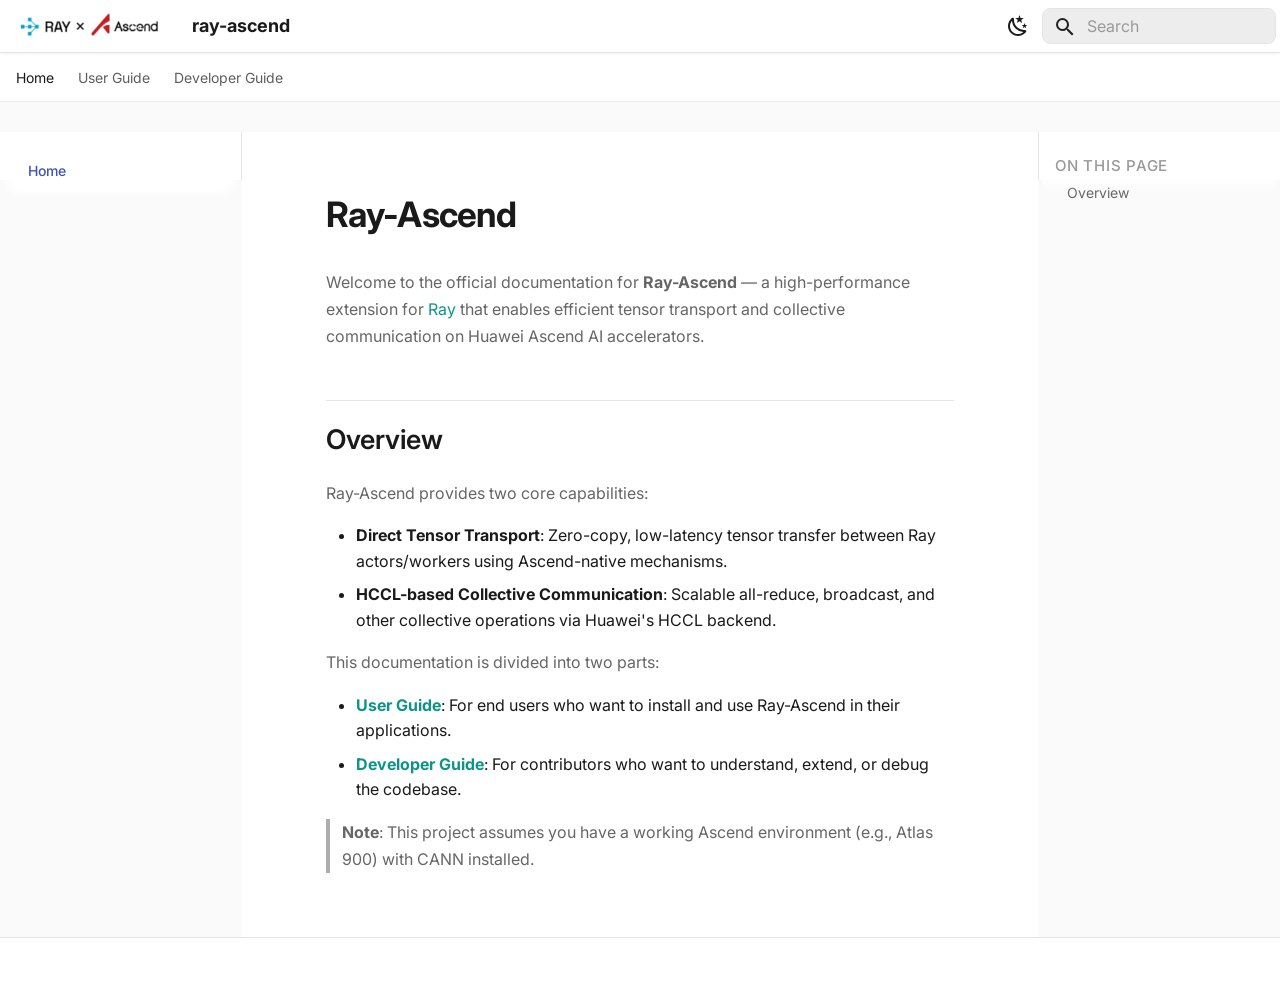
<file: index.html>
<!doctype html>
<html lang="en" class="no-js">
  <head>
    
      <meta charset="utf-8">
      <meta name="viewport" content="width=device-width,initial-scale=1">
      
        <meta name="description" content="Ray Ascend">
      
      
        <meta name="author" content="ray-ascend">
      
      
      
      
        <link rel="next" href="user_guide/">
      
      
        
      
      
      <link rel="icon" href="logo/ray-ascend-logo.png">
      <meta name="generator" content="mkdocs-1.6.1, mkdocs-material-9.7.6">
    
    
      
        <title>ray-ascend</title>
      
    
    
      <link rel="stylesheet" href="assets/stylesheets/main.484c7ddc.min.css">
      
        
        <link rel="stylesheet" href="assets/stylesheets/palette.ab4e12ef.min.css">
      
      


    
    
      
    
    
      
        
        
        <link rel="preconnect" href="https://fonts.gstatic.com" crossorigin>
        <link rel="stylesheet" href="https://fonts.googleapis.com/css?family=Inter:300,300i,400,400i,700,700i%7CJetBrains+Mono:400,400i,700,700i&display=fallback">
        <style>:root{--md-text-font:"Inter";--md-code-font:"JetBrains Mono"}</style>
      
    
    
      <link rel="stylesheet" href="stylesheets/extra.css">
    
    <script>__md_scope=new URL(".",location),__md_hash=e=>[...e].reduce(((e,_)=>(e<<5)-e+_.charCodeAt(0)),0),__md_get=(e,_=localStorage,t=__md_scope)=>JSON.parse(_.getItem(t.pathname+"."+e)),__md_set=(e,_,t=localStorage,a=__md_scope)=>{try{t.setItem(a.pathname+"."+e,JSON.stringify(_))}catch(e){}}</script>
    
      

    
    
  </head>
  
  
    
    
      
    
    
    
    
    <body dir="ltr" data-md-color-scheme="default" data-md-color-primary="white" data-md-color-accent="teal">
  
    
    <input class="md-toggle" data-md-toggle="drawer" type="checkbox" id="__drawer" autocomplete="off">
    <input class="md-toggle" data-md-toggle="search" type="checkbox" id="__search" autocomplete="off">
    <label class="md-overlay" for="__drawer"></label>
    <div data-md-component="skip">
      
        
        <a href="#ray-ascend" class="md-skip">
          Skip to content
        </a>
      
    </div>
    <div data-md-component="announce">
      
    </div>
    
    
      

<header class="md-header" data-md-component="header">
  <nav class="md-header__inner md-grid" aria-label="Header">
    <a href="." title="ray-ascend" class="md-header__button md-logo" aria-label="ray-ascend" data-md-component="logo">
      
  <img src="logo/ray-ascend-logo.png" alt="logo">

    </a>
    <label class="md-header__button md-icon" for="__drawer">
      
      <svg xmlns="http://www.w3.org/2000/svg" viewBox="0 0 24 24"><path d="M3 6h18v2H3zm0 5h18v2H3zm0 5h18v2H3z"/></svg>
    </label>
    <div class="md-header__title" data-md-component="header-title">
      <div class="md-header__ellipsis">
        <div class="md-header__topic">
          <span class="md-ellipsis">
            ray-ascend
          </span>
        </div>
        <div class="md-header__topic" data-md-component="header-topic">
          <span class="md-ellipsis">
            
              Home
            
          </span>
        </div>
      </div>
    </div>
    
      
        <form class="md-header__option" data-md-component="palette">
  
    
    
    
    <input class="md-option" data-md-color-media="(prefers-color-scheme: light)" data-md-color-scheme="default" data-md-color-primary="white" data-md-color-accent="teal"  aria-label="Switch to dark mode"  type="radio" name="__palette" id="__palette_0">
    
      <label class="md-header__button md-icon" title="Switch to dark mode" for="__palette_1" hidden>
        <svg xmlns="http://www.w3.org/2000/svg" viewBox="0 0 24 24"><path d="m17.75 4.09-2.53 1.94.91 3.06-2.63-1.81-2.63 1.81.91-3.06-2.53-1.94L12.44 4l1.06-3 1.06 3zm3.5 6.91-1.64 1.25.59 1.98-1.7-1.17-1.7 1.17.59-1.98L15.75 11l2.06-.05L18.5 9l.69 1.95zm-2.28 4.95c.83-.08 1.72 1.1 1.19 1.85-.32.45-.66.87-1.08 1.27C15.17 23 8.84 23 4.94 19.07c-3.91-3.9-3.91-10.24 0-14.14.4-.4.82-.76 1.27-1.08.75-.53 1.93.36 1.85 1.19-.27 2.86.69 5.83 2.89 8.02a9.96 9.96 0 0 0 8.02 2.89m-1.64 2.02a12.08 12.08 0 0 1-7.8-3.47c-2.17-2.19-3.33-5-3.49-7.82-2.81 3.14-2.7 7.96.31 10.98 3.02 3.01 7.84 3.12 10.98.31"/></svg>
      </label>
    
  
    
    
    
    <input class="md-option" data-md-color-media="(prefers-color-scheme: dark)" data-md-color-scheme="slate" data-md-color-primary="black" data-md-color-accent="teal"  aria-label="Switch to light mode"  type="radio" name="__palette" id="__palette_1">
    
      <label class="md-header__button md-icon" title="Switch to light mode" for="__palette_0" hidden>
        <svg xmlns="http://www.w3.org/2000/svg" viewBox="0 0 24 24"><path d="M12 7a5 5 0 0 1 5 5 5 5 0 0 1-5 5 5 5 0 0 1-5-5 5 5 0 0 1 5-5m0 2a3 3 0 0 0-3 3 3 3 0 0 0 3 3 3 3 0 0 0 3-3 3 3 0 0 0-3-3m0-7 2.39 3.42C13.65 5.15 12.84 5 12 5s-1.65.15-2.39.42zM3.34 7l4.16-.35A7.2 7.2 0 0 0 5.94 8.5c-.44.74-.69 1.5-.83 2.29zm.02 10 1.76-3.77a7.131 7.131 0 0 0 2.38 4.14zM20.65 7l-1.77 3.79a7.02 7.02 0 0 0-2.38-4.15zm-.01 10-4.14.36c.59-.51 1.12-1.14 1.54-1.86.42-.73.69-1.5.83-2.29zM12 22l-2.41-3.44c.74.27 1.55.44 2.41.44.82 0 1.63-.17 2.37-.44z"/></svg>
      </label>
    
  
</form>
      
    
    
      <script>var palette=__md_get("__palette");if(palette&&palette.color){if("(prefers-color-scheme)"===palette.color.media){var media=matchMedia("(prefers-color-scheme: light)"),input=document.querySelector(media.matches?"[data-md-color-media='(prefers-color-scheme: light)']":"[data-md-color-media='(prefers-color-scheme: dark)']");palette.color.media=input.getAttribute("data-md-color-media"),palette.color.scheme=input.getAttribute("data-md-color-scheme"),palette.color.primary=input.getAttribute("data-md-color-primary"),palette.color.accent=input.getAttribute("data-md-color-accent")}for(var[key,value]of Object.entries(palette.color))document.body.setAttribute("data-md-color-"+key,value)}</script>
    
    
    
      
      
        <label class="md-header__button md-icon" for="__search">
          
          <svg xmlns="http://www.w3.org/2000/svg" viewBox="0 0 24 24"><path d="M9.5 3A6.5 6.5 0 0 1 16 9.5c0 1.61-.59 3.09-1.56 4.23l.27.27h.79l5 5-1.5 1.5-5-5v-.79l-.27-.27A6.52 6.52 0 0 1 9.5 16 6.5 6.5 0 0 1 3 9.5 6.5 6.5 0 0 1 9.5 3m0 2C7 5 5 7 5 9.5S7 14 9.5 14 14 12 14 9.5 12 5 9.5 5"/></svg>
        </label>
        <div class="md-search" data-md-component="search" role="dialog">
  <label class="md-search__overlay" for="__search"></label>
  <div class="md-search__inner" role="search">
    <form class="md-search__form" name="search">
      <input type="text" class="md-search__input" name="query" aria-label="Search" placeholder="Search" autocapitalize="off" autocorrect="off" autocomplete="off" spellcheck="false" data-md-component="search-query" required>
      <label class="md-search__icon md-icon" for="__search">
        
        <svg xmlns="http://www.w3.org/2000/svg" viewBox="0 0 24 24"><path d="M9.5 3A6.5 6.5 0 0 1 16 9.5c0 1.61-.59 3.09-1.56 4.23l.27.27h.79l5 5-1.5 1.5-5-5v-.79l-.27-.27A6.52 6.52 0 0 1 9.5 16 6.5 6.5 0 0 1 3 9.5 6.5 6.5 0 0 1 9.5 3m0 2C7 5 5 7 5 9.5S7 14 9.5 14 14 12 14 9.5 12 5 9.5 5"/></svg>
        
        <svg xmlns="http://www.w3.org/2000/svg" viewBox="0 0 24 24"><path d="M20 11v2H8l5.5 5.5-1.42 1.42L4.16 12l7.92-7.92L13.5 5.5 8 11z"/></svg>
      </label>
      <nav class="md-search__options" aria-label="Search">
        
          <a href="javascript:void(0)" class="md-search__icon md-icon" title="Share" aria-label="Share" data-clipboard data-clipboard-text="" data-md-component="search-share" tabindex="-1">
            
            <svg xmlns="http://www.w3.org/2000/svg" viewBox="0 0 24 24"><path d="M18 16.08c-.76 0-1.44.3-1.96.77L8.91 12.7c.05-.23.09-.46.09-.7s-.04-.47-.09-.7l7.05-4.11c.54.5 1.25.81 2.04.81a3 3 0 0 0 3-3 3 3 0 0 0-3-3 3 3 0 0 0-3 3c0 .24.04.47.09.7L8.04 9.81C7.5 9.31 6.79 9 6 9a3 3 0 0 0-3 3 3 3 0 0 0 3 3c.79 0 1.5-.31 2.04-.81l7.12 4.15c-.05.21-.08.43-.08.66 0 1.61 1.31 2.91 2.92 2.91s2.92-1.3 2.92-2.91A2.92 2.92 0 0 0 18 16.08"/></svg>
          </a>
        
        <button type="reset" class="md-search__icon md-icon" title="Clear" aria-label="Clear" tabindex="-1">
          
          <svg xmlns="http://www.w3.org/2000/svg" viewBox="0 0 24 24"><path d="M19 6.41 17.59 5 12 10.59 6.41 5 5 6.41 10.59 12 5 17.59 6.41 19 12 13.41 17.59 19 19 17.59 13.41 12z"/></svg>
        </button>
      </nav>
      
        <div class="md-search__suggest" data-md-component="search-suggest"></div>
      
    </form>
    <div class="md-search__output">
      <div class="md-search__scrollwrap" tabindex="0" data-md-scrollfix>
        <div class="md-search-result" data-md-component="search-result">
          <div class="md-search-result__meta">
            Initializing search
          </div>
          <ol class="md-search-result__list" role="presentation"></ol>
        </div>
      </div>
    </div>
  </div>
</div>
      
    
    
  </nav>
  
</header>
    
    <div class="md-container" data-md-component="container">
      
      
        
          
            
<nav class="md-tabs" aria-label="Tabs" data-md-component="tabs">
  <div class="md-grid">
    <ul class="md-tabs__list">
      
        
  
  
  
    
  
  
    <li class="md-tabs__item md-tabs__item--active">
      <a href="." class="md-tabs__link">
        
  
  
    
  
  Home

      </a>
    </li>
  

      
        
  
  
  
  
    
    
      <li class="md-tabs__item">
        <a href="user_guide/" class="md-tabs__link">
          
  
  
  User Guide

        </a>
      </li>
    
  

      
        
  
  
  
  
    
    
      <li class="md-tabs__item">
        <a href="developer_guide/" class="md-tabs__link">
          
  
  
  Developer Guide

        </a>
      </li>
    
  

      
    </ul>
  </div>
</nav>
          
        
      
      <main class="md-main" data-md-component="main">
        <div class="md-main__inner md-grid">
          
            
              
              <div class="md-sidebar md-sidebar--primary" data-md-component="sidebar" data-md-type="navigation" >
                <div class="md-sidebar__scrollwrap">
                  <div class="md-sidebar__inner">
                    


  


<nav class="md-nav md-nav--primary md-nav--lifted" aria-label="Navigation" data-md-level="0">
  <label class="md-nav__title" for="__drawer">
    <a href="." title="ray-ascend" class="md-nav__button md-logo" aria-label="ray-ascend" data-md-component="logo">
      
  <img src="logo/ray-ascend-logo.png" alt="logo">

    </a>
    ray-ascend
  </label>
  
  <ul class="md-nav__list" data-md-scrollfix>
    
      
      
  
  
    
  
  
  
    <li class="md-nav__item md-nav__item--active">
      
      <input class="md-nav__toggle md-toggle" type="checkbox" id="__toc">
      
      
        
      
      
        <label class="md-nav__link md-nav__link--active" for="__toc">
          
  
  
  <span class="md-ellipsis">
    
  
    Home
  

    
  </span>
  
  

          <span class="md-nav__icon md-icon"></span>
        </label>
      
      <a href="." class="md-nav__link md-nav__link--active">
        
  
  
  <span class="md-ellipsis">
    
  
    Home
  

    
  </span>
  
  

      </a>
      
        

  

<nav class="md-nav md-nav--secondary" aria-label="On this page">
  
  
  
    
  
  
    <label class="md-nav__title" for="__toc">
      <span class="md-nav__icon md-icon"></span>
      On this page
    </label>
    <ul class="md-nav__list" data-md-component="toc" data-md-scrollfix>
      
        <li class="md-nav__item">
  <a href="#overview" class="md-nav__link">
    <span class="md-ellipsis">
      
        Overview
      
    </span>
  </a>
  
</li>
      
    </ul>
  
</nav>
      
    </li>
  

    
      
      
  
  
  
  
    
    
    
    
      
      
        
      
    
    
    <li class="md-nav__item md-nav__item--nested">
      
        
        
          
        
        <input class="md-nav__toggle md-toggle md-toggle--indeterminate" type="checkbox" id="__nav_2" >
        
          
          <label class="md-nav__link" for="__nav_2" id="__nav_2_label" tabindex="0">
            
  
  
  <span class="md-ellipsis">
    
  
    User Guide
  

    
  </span>
  
  

            <span class="md-nav__icon md-icon"></span>
          </label>
        
        <nav class="md-nav" data-md-level="1" aria-labelledby="__nav_2_label" aria-expanded="false">
          <label class="md-nav__title" for="__nav_2">
            <span class="md-nav__icon md-icon"></span>
            
  
    User Guide
  

          </label>
          <ul class="md-nav__list" data-md-scrollfix>
            
              
                
  
  
  
  
    <li class="md-nav__item">
      <a href="user_guide/" class="md-nav__link">
        
  
  
  <span class="md-ellipsis">
    
  
    Overview
  

    
  </span>
  
  

      </a>
    </li>
  

              
            
              
                
  
  
  
  
    <li class="md-nav__item">
      <a href="user_guide/installation/" class="md-nav__link">
        
  
  
  <span class="md-ellipsis">
    
  
    Installation
  

    
  </span>
  
  

      </a>
    </li>
  

              
            
              
                
  
  
  
  
    <li class="md-nav__item">
      <a href="user_guide/hccl_collective/" class="md-nav__link">
        
  
  
  <span class="md-ellipsis">
    
  
    HCCL Collective Communication
  

    
  </span>
  
  

      </a>
    </li>
  

              
            
              
                
  
  
  
  
    <li class="md-nav__item">
      <a href="user_guide/yr_transport/" class="md-nav__link">
        
  
  
  <span class="md-ellipsis">
    
  
    YR Direct Transport
  

    
  </span>
  
  

      </a>
    </li>
  

              
            
              
                
  
  
  
  
    <li class="md-nav__item">
      <a href="user_guide/api_reference/" class="md-nav__link">
        
  
  
  <span class="md-ellipsis">
    
  
    API Reference
  

    
  </span>
  
  

      </a>
    </li>
  

              
            
              
                
  
  
  
  
    <li class="md-nav__item">
      <a href="user_guide/best_practices/" class="md-nav__link">
        
  
  
  <span class="md-ellipsis">
    
  
    Best Practices
  

    
  </span>
  
  

      </a>
    </li>
  

              
            
          </ul>
        </nav>
      
    </li>
  

    
      
      
  
  
  
  
    
    
    
    
      
      
        
      
    
    
    <li class="md-nav__item md-nav__item--nested">
      
        
        
          
        
        <input class="md-nav__toggle md-toggle md-toggle--indeterminate" type="checkbox" id="__nav_3" >
        
          
          <label class="md-nav__link" for="__nav_3" id="__nav_3_label" tabindex="0">
            
  
  
  <span class="md-ellipsis">
    
  
    Developer Guide
  

    
  </span>
  
  

            <span class="md-nav__icon md-icon"></span>
          </label>
        
        <nav class="md-nav" data-md-level="1" aria-labelledby="__nav_3_label" aria-expanded="false">
          <label class="md-nav__title" for="__nav_3">
            <span class="md-nav__icon md-icon"></span>
            
  
    Developer Guide
  

          </label>
          <ul class="md-nav__list" data-md-scrollfix>
            
              
                
  
  
  
  
    <li class="md-nav__item">
      <a href="developer_guide/" class="md-nav__link">
        
  
  
  <span class="md-ellipsis">
    
  
    Overview
  

    
  </span>
  
  

      </a>
    </li>
  

              
            
              
                
  
  
  
  
    <li class="md-nav__item">
      <a href="developer_guide/setup/" class="md-nav__link">
        
  
  
  <span class="md-ellipsis">
    
  
    Setup
  

    
  </span>
  
  

      </a>
    </li>
  

              
            
              
                
  
  
  
  
    <li class="md-nav__item">
      <a href="developer_guide/contributing/" class="md-nav__link">
        
  
  
  <span class="md-ellipsis">
    
  
    Contributing
  

    
  </span>
  
  

      </a>
    </li>
  

              
            
              
                
  
  
  
  
    <li class="md-nav__item">
      <a href="developer_guide/performance_testing/" class="md-nav__link">
        
  
  
  <span class="md-ellipsis">
    
  
    Performance Testing
  

    
  </span>
  
  

      </a>
    </li>
  

              
            
              
                
  
  
  
  
    <li class="md-nav__item">
      <a href="developer_guide/performance_benchmark_report/" class="md-nav__link">
        
  
  
  <span class="md-ellipsis">
    
  
    Performance Benchmark Report
  

    
  </span>
  
  

      </a>
    </li>
  

              
            
          </ul>
        </nav>
      
    </li>
  

    
  </ul>
</nav>
                  </div>
                </div>
              </div>
            
            
              
              <div class="md-sidebar md-sidebar--secondary" data-md-component="sidebar" data-md-type="toc" >
                <div class="md-sidebar__scrollwrap">
                  <div class="md-sidebar__inner">
                    

  

<nav class="md-nav md-nav--secondary" aria-label="On this page">
  
  
  
    
  
  
    <label class="md-nav__title" for="__toc">
      <span class="md-nav__icon md-icon"></span>
      On this page
    </label>
    <ul class="md-nav__list" data-md-component="toc" data-md-scrollfix>
      
        <li class="md-nav__item">
  <a href="#overview" class="md-nav__link">
    <span class="md-ellipsis">
      
        Overview
      
    </span>
  </a>
  
</li>
      
    </ul>
  
</nav>
                  </div>
                </div>
              </div>
            
          
          
            <div class="md-content" data-md-component="content">
              
              <article class="md-content__inner md-typeset">
                
                  



<h1 id="ray-ascend">Ray-Ascend<a class="headerlink" href="#ray-ascend" title="Permanent link">&para;</a></h1>
<p>Welcome to the official documentation for <strong>Ray-Ascend</strong> — a high-performance extension
for <a href="https://github.com/ray-project/ray">Ray</a> that enables efficient tensor transport
and collective communication on Huawei Ascend AI accelerators.</p>
<h2 id="overview">Overview<a class="headerlink" href="#overview" title="Permanent link">&para;</a></h2>
<p>Ray-Ascend provides two core capabilities:</p>
<ul>
<li><strong>Direct Tensor Transport</strong>: Zero-copy, low-latency tensor transfer between Ray
  actors/workers using Ascend-native mechanisms.</li>
<li><strong>HCCL-based Collective Communication</strong>: Scalable all-reduce, broadcast, and other
  collective operations via Huawei's HCCL backend.</li>
</ul>
<p>This documentation is divided into two parts:</p>
<ul>
<li><strong><a href="user_guide/">User Guide</a></strong>: For end users who want to install and use
  Ray-Ascend in their applications.</li>
<li><strong><a href="developer_guide/">Developer Guide</a></strong>: For contributors who want to
  understand, extend, or debug the codebase.</li>
</ul>
<blockquote>
<p><strong>Note</strong>: This project assumes you have a working Ascend environment (e.g., Atlas 900)
with CANN installed.</p>
</blockquote>












                
              </article>
            </div>
          
          
<script>var target=document.getElementById(location.hash.slice(1));target&&target.name&&(target.checked=target.name.startsWith("__tabbed_"))</script>
        </div>
        
          <button type="button" class="md-top md-icon" data-md-component="top" hidden>
  
  <svg xmlns="http://www.w3.org/2000/svg" viewBox="0 0 24 24"><path d="M13 20h-2V8l-5.5 5.5-1.42-1.42L12 4.16l7.92 7.92-1.42 1.42L13 8z"/></svg>
  Back to top
</button>
        
      </main>
      
        <footer class="md-footer">
  
  <div class="md-footer-meta md-typeset">
    <div class="md-footer-meta__inner md-grid">
      <div class="md-copyright">
  
  
    Made with
    <a href="https://squidfunk.github.io/mkdocs-material/" target="_blank" rel="noopener">
      Material for MkDocs
    </a>
  
</div>
      
        
<div class="md-social">
  
    
    
    
    
      
      
    
    <a href="https://gitcode.com/Ascend/ray-ascend" target="_blank" rel="noopener" title="gitcode.com" class="md-social__link">
      <svg xmlns="http://www.w3.org/2000/svg" viewBox="0 0 448 512"><!--! Font Awesome Free 7.1.0 by @fontawesome - https://fontawesome.com License - https://fontawesome.com/license/free (Icons: CC BY 4.0, Fonts: SIL OFL 1.1, Code: MIT License) Copyright 2025 Fonticons, Inc.--><path d="M439.6 236.1 244 40.5c-5.4-5.5-12.8-8.5-20.4-8.5s-15 3-20.4 8.4L162.5 81l51.5 51.5c27.1-9.1 52.7 16.8 43.4 43.7l49.7 49.7c34.2-11.8 61.2 31 35.5 56.7-26.5 26.5-70.2-2.9-56-37.3L240.3 199v121.9c25.3 12.5 22.3 41.8 9.1 55-6.4 6.4-15.2 10.1-24.3 10.1s-17.8-3.6-24.3-10.1c-17.6-17.6-11.1-46.9 11.2-56v-123c-20.8-8.5-24.6-30.7-18.6-45L142.6 101 8.5 235.1C3 240.6 0 247.9 0 255.5s3 15 8.5 20.4l195.6 195.7c5.4 5.4 12.7 8.4 20.4 8.4s15-3 20.4-8.4l194.7-194.7c5.4-5.4 8.4-12.8 8.4-20.4s-3-15-8.4-20.4"/></svg>
    </a>
  
</div>
      
    </div>
  </div>
</footer>
      
    </div>
    <div class="md-dialog" data-md-component="dialog">
      <div class="md-dialog__inner md-typeset"></div>
    </div>
    
    
    
      
      
      <script id="__config" type="application/json">{"annotate": null, "base": ".", "features": ["navigation.instant", "navigation.tabs", "navigation.sections", "navigation.expand", "navigation.top", "toc.follow", "search.suggest", "search.highlight", "search.share", "content.code.copy", "content.code.select"], "search": "assets/javascripts/workers/search.2c215733.min.js", "tags": null, "translations": {"clipboard.copied": "Copied to clipboard", "clipboard.copy": "Copy to clipboard", "search.result.more.one": "1 more on this page", "search.result.more.other": "# more on this page", "search.result.none": "No matching documents", "search.result.one": "1 matching document", "search.result.other": "# matching documents", "search.result.placeholder": "Type to start searching", "search.result.term.missing": "Missing", "select.version": "Select version"}, "version": null}</script>
    
    
      <script src="assets/javascripts/bundle.79ae519e.min.js"></script>
      
    
  </body>
</html>
</file>
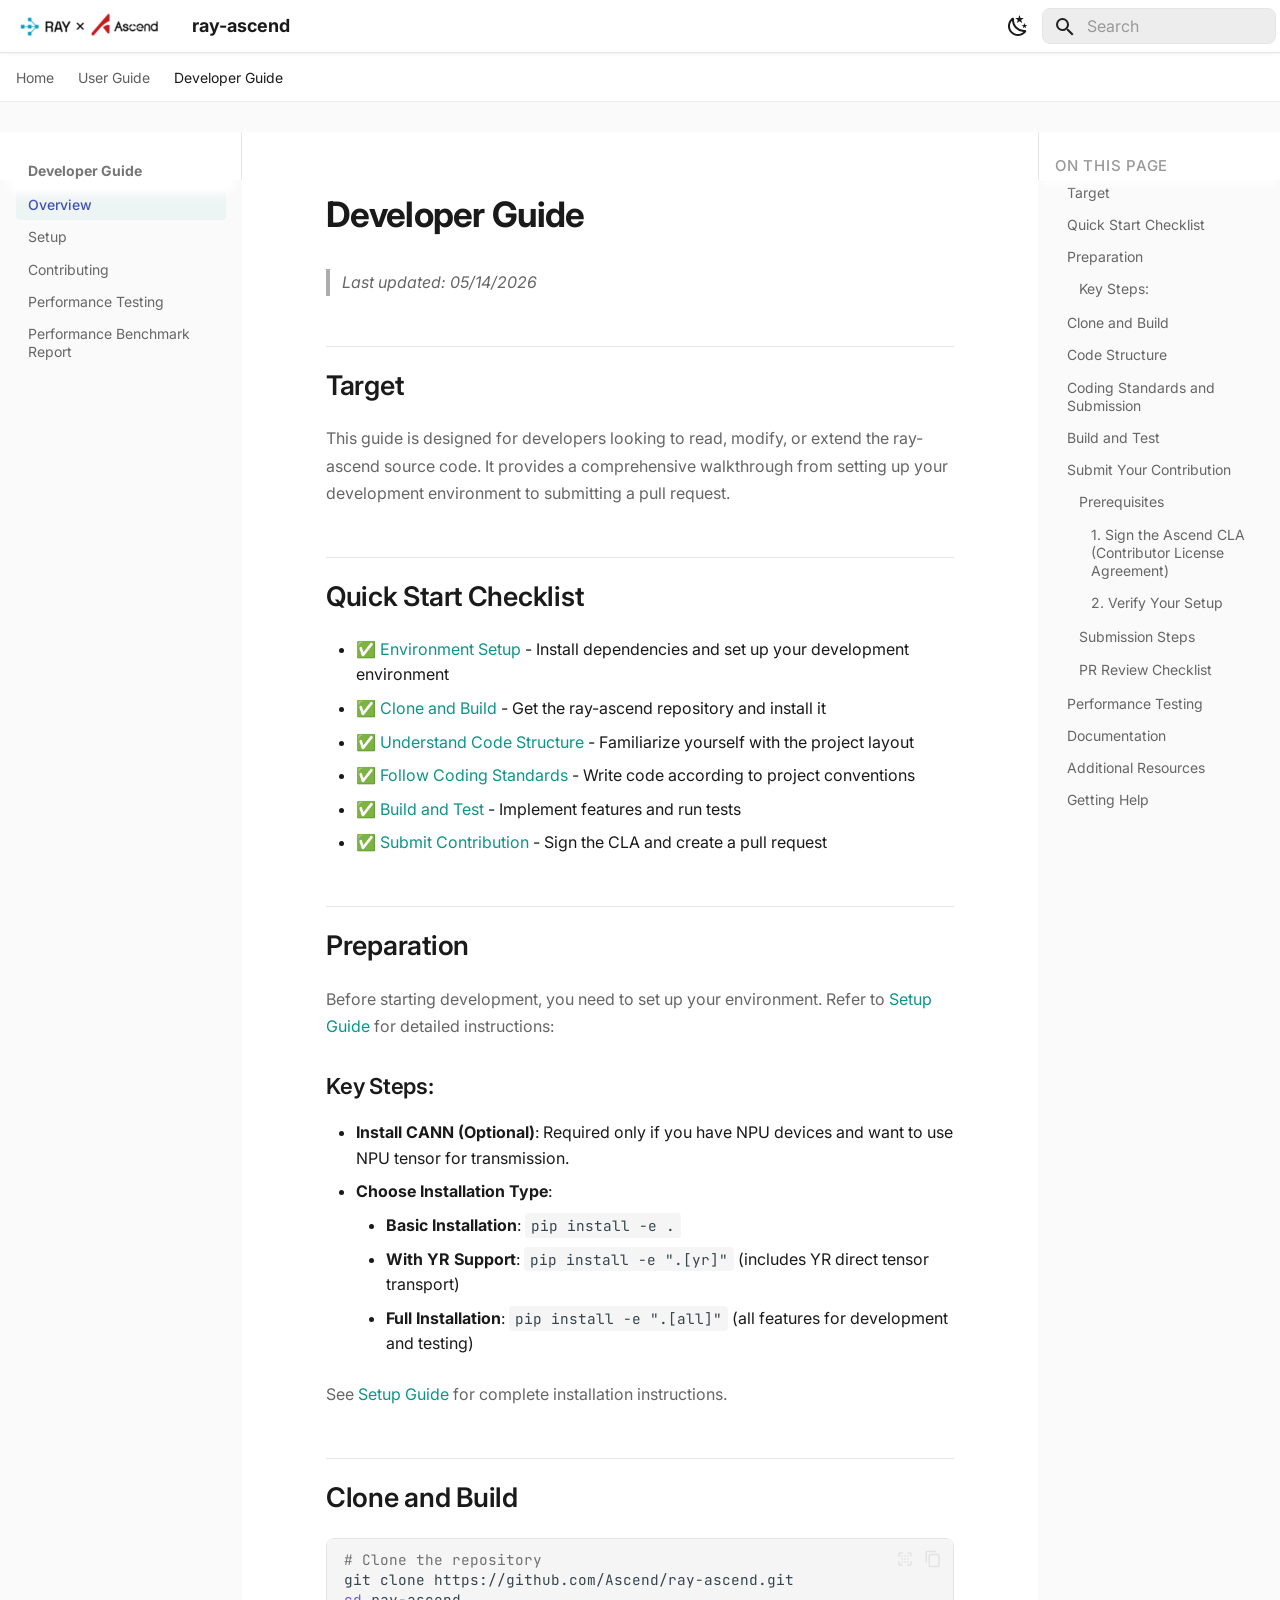
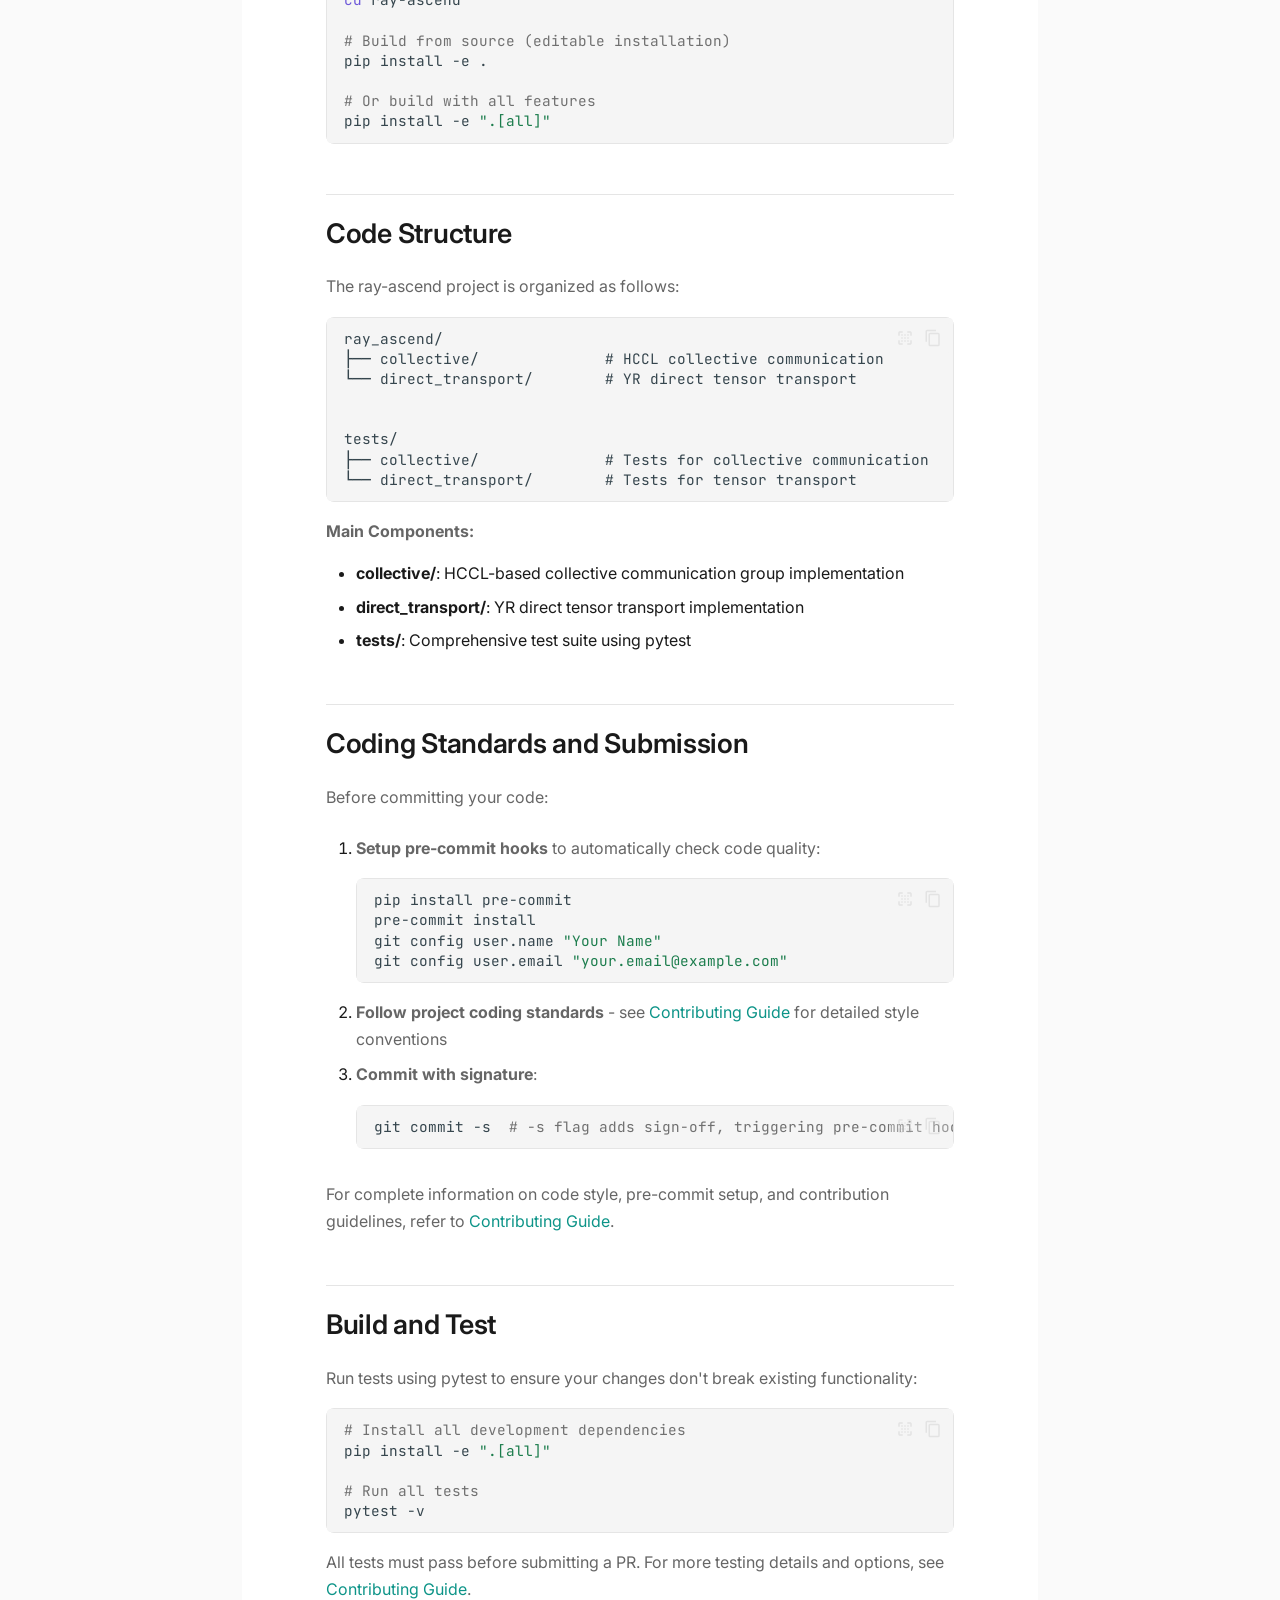
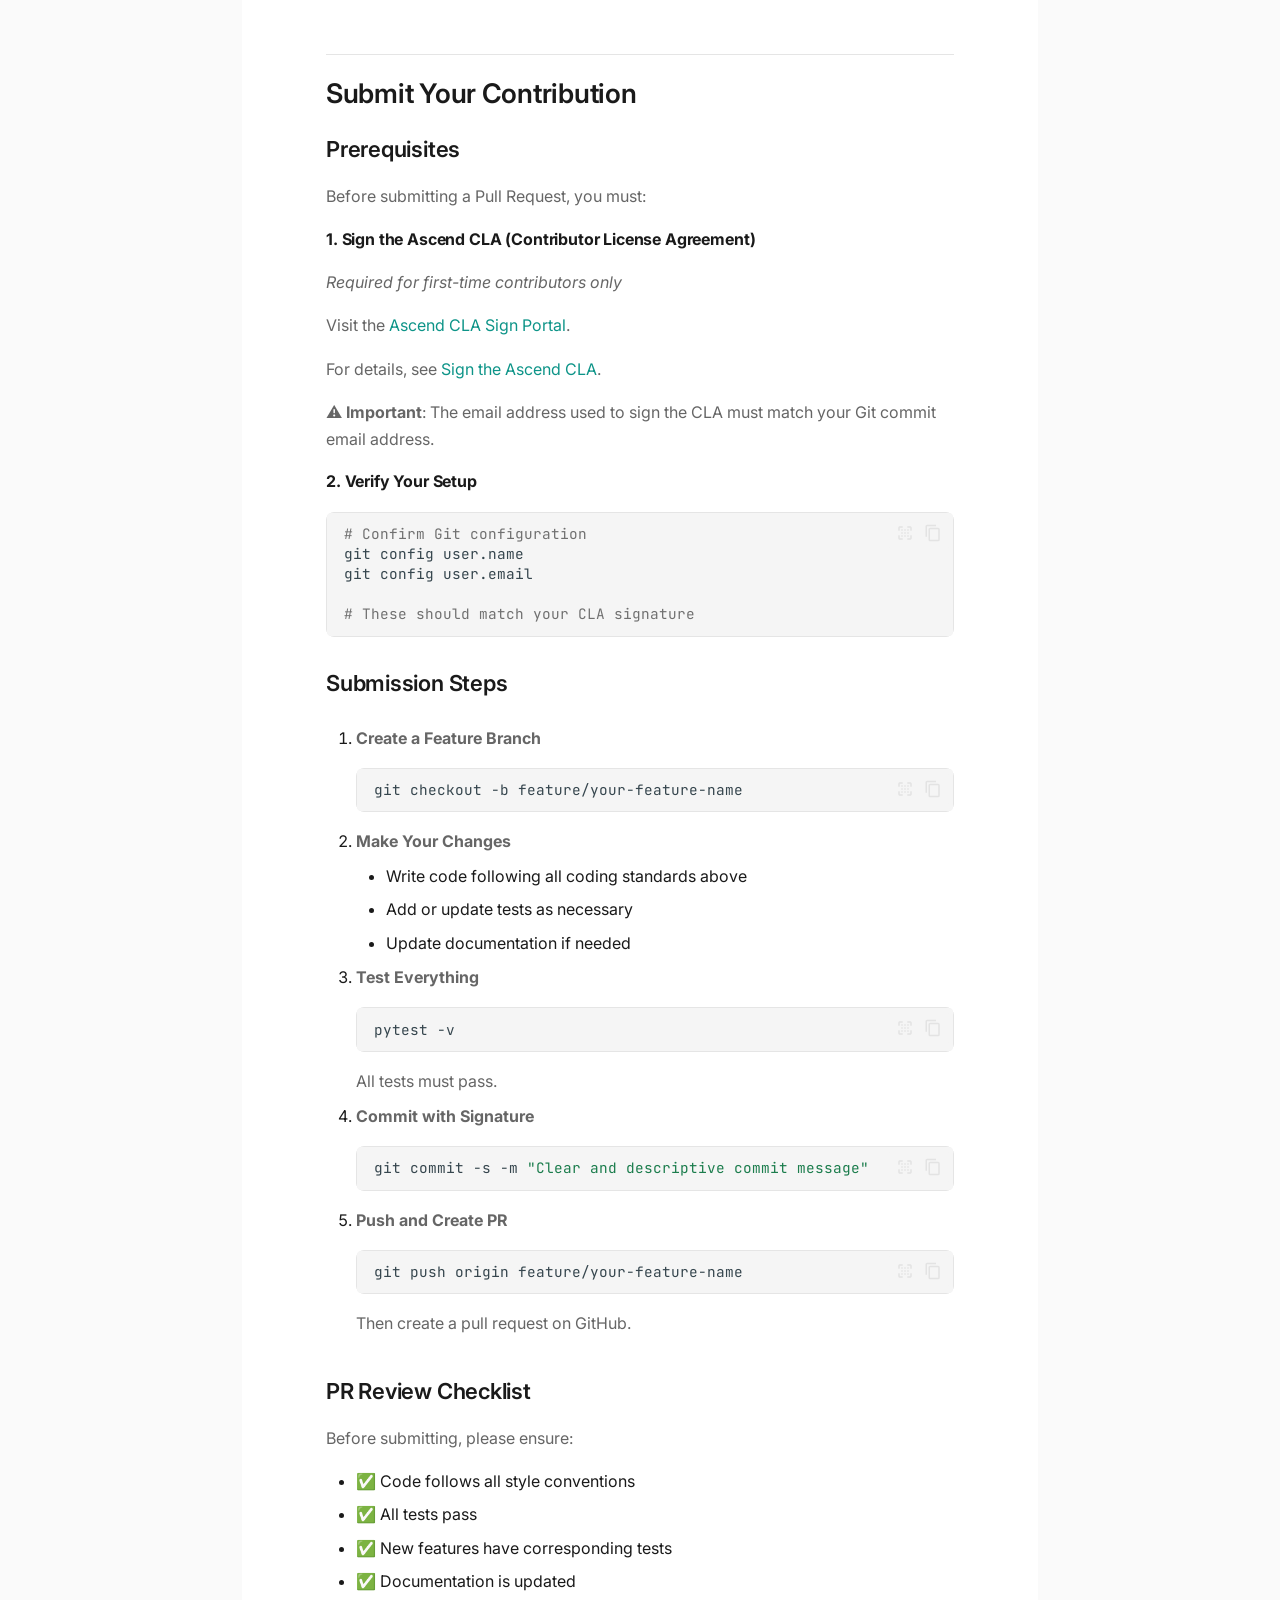
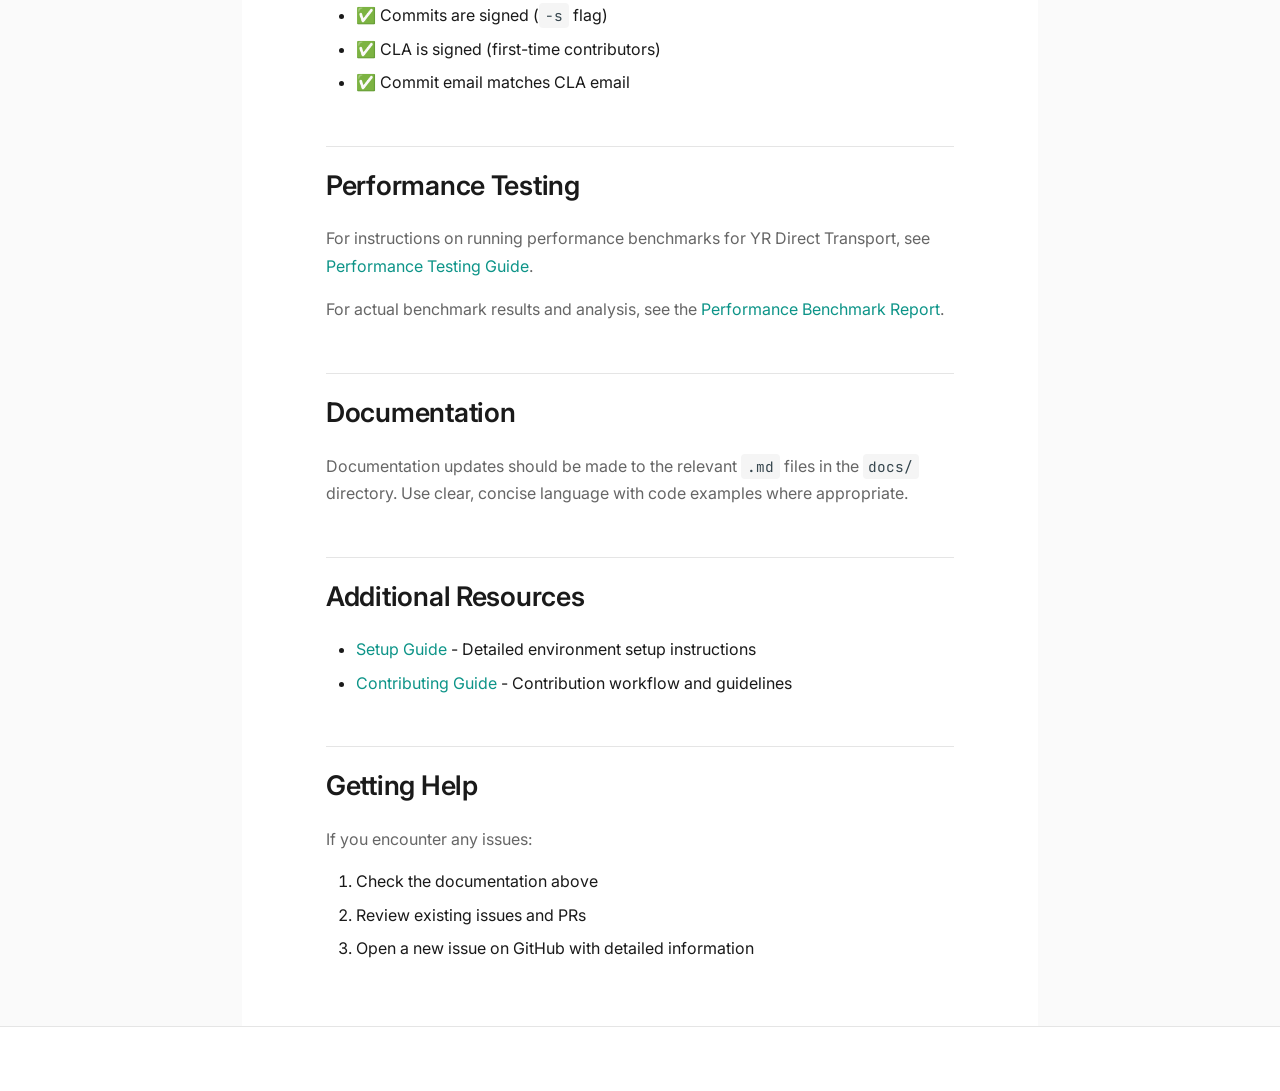
<file: developer_guide/index.html>
<!doctype html>
<html lang="en" class="no-js">
  <head>
    
      <meta charset="utf-8">
      <meta name="viewport" content="width=device-width,initial-scale=1">
      
        <meta name="description" content="Ray Ascend">
      
      
        <meta name="author" content="ray-ascend">
      
      
      
        <link rel="prev" href="../user_guide/best_practices/">
      
      
        <link rel="next" href="setup/">
      
      
        
      
      
      <link rel="icon" href="../logo/ray-ascend-logo.png">
      <meta name="generator" content="mkdocs-1.6.1, mkdocs-material-9.7.6">
    
    
      
        <title>Overview - ray-ascend</title>
      
    
    
      <link rel="stylesheet" href="../assets/stylesheets/main.484c7ddc.min.css">
      
        
        <link rel="stylesheet" href="../assets/stylesheets/palette.ab4e12ef.min.css">
      
      


    
    
      
    
    
      
        
        
        <link rel="preconnect" href="https://fonts.gstatic.com" crossorigin>
        <link rel="stylesheet" href="https://fonts.googleapis.com/css?family=Inter:300,300i,400,400i,700,700i%7CJetBrains+Mono:400,400i,700,700i&display=fallback">
        <style>:root{--md-text-font:"Inter";--md-code-font:"JetBrains Mono"}</style>
      
    
    
      <link rel="stylesheet" href="../stylesheets/extra.css">
    
    <script>__md_scope=new URL("..",location),__md_hash=e=>[...e].reduce(((e,_)=>(e<<5)-e+_.charCodeAt(0)),0),__md_get=(e,_=localStorage,t=__md_scope)=>JSON.parse(_.getItem(t.pathname+"."+e)),__md_set=(e,_,t=localStorage,a=__md_scope)=>{try{t.setItem(a.pathname+"."+e,JSON.stringify(_))}catch(e){}}</script>
    
      

    
    
  </head>
  
  
    
    
      
    
    
    
    
    <body dir="ltr" data-md-color-scheme="default" data-md-color-primary="white" data-md-color-accent="teal">
  
    
    <input class="md-toggle" data-md-toggle="drawer" type="checkbox" id="__drawer" autocomplete="off">
    <input class="md-toggle" data-md-toggle="search" type="checkbox" id="__search" autocomplete="off">
    <label class="md-overlay" for="__drawer"></label>
    <div data-md-component="skip">
      
        
        <a href="#developer-guide" class="md-skip">
          Skip to content
        </a>
      
    </div>
    <div data-md-component="announce">
      
    </div>
    
    
      

<header class="md-header" data-md-component="header">
  <nav class="md-header__inner md-grid" aria-label="Header">
    <a href=".." title="ray-ascend" class="md-header__button md-logo" aria-label="ray-ascend" data-md-component="logo">
      
  <img src="../logo/ray-ascend-logo.png" alt="logo">

    </a>
    <label class="md-header__button md-icon" for="__drawer">
      
      <svg xmlns="http://www.w3.org/2000/svg" viewBox="0 0 24 24"><path d="M3 6h18v2H3zm0 5h18v2H3zm0 5h18v2H3z"/></svg>
    </label>
    <div class="md-header__title" data-md-component="header-title">
      <div class="md-header__ellipsis">
        <div class="md-header__topic">
          <span class="md-ellipsis">
            ray-ascend
          </span>
        </div>
        <div class="md-header__topic" data-md-component="header-topic">
          <span class="md-ellipsis">
            
              Overview
            
          </span>
        </div>
      </div>
    </div>
    
      
        <form class="md-header__option" data-md-component="palette">
  
    
    
    
    <input class="md-option" data-md-color-media="(prefers-color-scheme: light)" data-md-color-scheme="default" data-md-color-primary="white" data-md-color-accent="teal"  aria-label="Switch to dark mode"  type="radio" name="__palette" id="__palette_0">
    
      <label class="md-header__button md-icon" title="Switch to dark mode" for="__palette_1" hidden>
        <svg xmlns="http://www.w3.org/2000/svg" viewBox="0 0 24 24"><path d="m17.75 4.09-2.53 1.94.91 3.06-2.63-1.81-2.63 1.81.91-3.06-2.53-1.94L12.44 4l1.06-3 1.06 3zm3.5 6.91-1.64 1.25.59 1.98-1.7-1.17-1.7 1.17.59-1.98L15.75 11l2.06-.05L18.5 9l.69 1.95zm-2.28 4.95c.83-.08 1.72 1.1 1.19 1.85-.32.45-.66.87-1.08 1.27C15.17 23 8.84 23 4.94 19.07c-3.91-3.9-3.91-10.24 0-14.14.4-.4.82-.76 1.27-1.08.75-.53 1.93.36 1.85 1.19-.27 2.86.69 5.83 2.89 8.02a9.96 9.96 0 0 0 8.02 2.89m-1.64 2.02a12.08 12.08 0 0 1-7.8-3.47c-2.17-2.19-3.33-5-3.49-7.82-2.81 3.14-2.7 7.96.31 10.98 3.02 3.01 7.84 3.12 10.98.31"/></svg>
      </label>
    
  
    
    
    
    <input class="md-option" data-md-color-media="(prefers-color-scheme: dark)" data-md-color-scheme="slate" data-md-color-primary="black" data-md-color-accent="teal"  aria-label="Switch to light mode"  type="radio" name="__palette" id="__palette_1">
    
      <label class="md-header__button md-icon" title="Switch to light mode" for="__palette_0" hidden>
        <svg xmlns="http://www.w3.org/2000/svg" viewBox="0 0 24 24"><path d="M12 7a5 5 0 0 1 5 5 5 5 0 0 1-5 5 5 5 0 0 1-5-5 5 5 0 0 1 5-5m0 2a3 3 0 0 0-3 3 3 3 0 0 0 3 3 3 3 0 0 0 3-3 3 3 0 0 0-3-3m0-7 2.39 3.42C13.65 5.15 12.84 5 12 5s-1.65.15-2.39.42zM3.34 7l4.16-.35A7.2 7.2 0 0 0 5.94 8.5c-.44.74-.69 1.5-.83 2.29zm.02 10 1.76-3.77a7.131 7.131 0 0 0 2.38 4.14zM20.65 7l-1.77 3.79a7.02 7.02 0 0 0-2.38-4.15zm-.01 10-4.14.36c.59-.51 1.12-1.14 1.54-1.86.42-.73.69-1.5.83-2.29zM12 22l-2.41-3.44c.74.27 1.55.44 2.41.44.82 0 1.63-.17 2.37-.44z"/></svg>
      </label>
    
  
</form>
      
    
    
      <script>var palette=__md_get("__palette");if(palette&&palette.color){if("(prefers-color-scheme)"===palette.color.media){var media=matchMedia("(prefers-color-scheme: light)"),input=document.querySelector(media.matches?"[data-md-color-media='(prefers-color-scheme: light)']":"[data-md-color-media='(prefers-color-scheme: dark)']");palette.color.media=input.getAttribute("data-md-color-media"),palette.color.scheme=input.getAttribute("data-md-color-scheme"),palette.color.primary=input.getAttribute("data-md-color-primary"),palette.color.accent=input.getAttribute("data-md-color-accent")}for(var[key,value]of Object.entries(palette.color))document.body.setAttribute("data-md-color-"+key,value)}</script>
    
    
    
      
      
        <label class="md-header__button md-icon" for="__search">
          
          <svg xmlns="http://www.w3.org/2000/svg" viewBox="0 0 24 24"><path d="M9.5 3A6.5 6.5 0 0 1 16 9.5c0 1.61-.59 3.09-1.56 4.23l.27.27h.79l5 5-1.5 1.5-5-5v-.79l-.27-.27A6.52 6.52 0 0 1 9.5 16 6.5 6.5 0 0 1 3 9.5 6.5 6.5 0 0 1 9.5 3m0 2C7 5 5 7 5 9.5S7 14 9.5 14 14 12 14 9.5 12 5 9.5 5"/></svg>
        </label>
        <div class="md-search" data-md-component="search" role="dialog">
  <label class="md-search__overlay" for="__search"></label>
  <div class="md-search__inner" role="search">
    <form class="md-search__form" name="search">
      <input type="text" class="md-search__input" name="query" aria-label="Search" placeholder="Search" autocapitalize="off" autocorrect="off" autocomplete="off" spellcheck="false" data-md-component="search-query" required>
      <label class="md-search__icon md-icon" for="__search">
        
        <svg xmlns="http://www.w3.org/2000/svg" viewBox="0 0 24 24"><path d="M9.5 3A6.5 6.5 0 0 1 16 9.5c0 1.61-.59 3.09-1.56 4.23l.27.27h.79l5 5-1.5 1.5-5-5v-.79l-.27-.27A6.52 6.52 0 0 1 9.5 16 6.5 6.5 0 0 1 3 9.5 6.5 6.5 0 0 1 9.5 3m0 2C7 5 5 7 5 9.5S7 14 9.5 14 14 12 14 9.5 12 5 9.5 5"/></svg>
        
        <svg xmlns="http://www.w3.org/2000/svg" viewBox="0 0 24 24"><path d="M20 11v2H8l5.5 5.5-1.42 1.42L4.16 12l7.92-7.92L13.5 5.5 8 11z"/></svg>
      </label>
      <nav class="md-search__options" aria-label="Search">
        
          <a href="javascript:void(0)" class="md-search__icon md-icon" title="Share" aria-label="Share" data-clipboard data-clipboard-text="" data-md-component="search-share" tabindex="-1">
            
            <svg xmlns="http://www.w3.org/2000/svg" viewBox="0 0 24 24"><path d="M18 16.08c-.76 0-1.44.3-1.96.77L8.91 12.7c.05-.23.09-.46.09-.7s-.04-.47-.09-.7l7.05-4.11c.54.5 1.25.81 2.04.81a3 3 0 0 0 3-3 3 3 0 0 0-3-3 3 3 0 0 0-3 3c0 .24.04.47.09.7L8.04 9.81C7.5 9.31 6.79 9 6 9a3 3 0 0 0-3 3 3 3 0 0 0 3 3c.79 0 1.5-.31 2.04-.81l7.12 4.15c-.05.21-.08.43-.08.66 0 1.61 1.31 2.91 2.92 2.91s2.92-1.3 2.92-2.91A2.92 2.92 0 0 0 18 16.08"/></svg>
          </a>
        
        <button type="reset" class="md-search__icon md-icon" title="Clear" aria-label="Clear" tabindex="-1">
          
          <svg xmlns="http://www.w3.org/2000/svg" viewBox="0 0 24 24"><path d="M19 6.41 17.59 5 12 10.59 6.41 5 5 6.41 10.59 12 5 17.59 6.41 19 12 13.41 17.59 19 19 17.59 13.41 12z"/></svg>
        </button>
      </nav>
      
        <div class="md-search__suggest" data-md-component="search-suggest"></div>
      
    </form>
    <div class="md-search__output">
      <div class="md-search__scrollwrap" tabindex="0" data-md-scrollfix>
        <div class="md-search-result" data-md-component="search-result">
          <div class="md-search-result__meta">
            Initializing search
          </div>
          <ol class="md-search-result__list" role="presentation"></ol>
        </div>
      </div>
    </div>
  </div>
</div>
      
    
    
  </nav>
  
</header>
    
    <div class="md-container" data-md-component="container">
      
      
        
          
            
<nav class="md-tabs" aria-label="Tabs" data-md-component="tabs">
  <div class="md-grid">
    <ul class="md-tabs__list">
      
        
  
  
  
  
    <li class="md-tabs__item">
      <a href=".." class="md-tabs__link">
        
  
  
    
  
  Home

      </a>
    </li>
  

      
        
  
  
  
  
    
    
      <li class="md-tabs__item">
        <a href="../user_guide/" class="md-tabs__link">
          
  
  
  User Guide

        </a>
      </li>
    
  

      
        
  
  
  
    
  
  
    
    
      <li class="md-tabs__item md-tabs__item--active">
        <a href="./" class="md-tabs__link">
          
  
  
  Developer Guide

        </a>
      </li>
    
  

      
    </ul>
  </div>
</nav>
          
        
      
      <main class="md-main" data-md-component="main">
        <div class="md-main__inner md-grid">
          
            
              
              <div class="md-sidebar md-sidebar--primary" data-md-component="sidebar" data-md-type="navigation" >
                <div class="md-sidebar__scrollwrap">
                  <div class="md-sidebar__inner">
                    


  


<nav class="md-nav md-nav--primary md-nav--lifted" aria-label="Navigation" data-md-level="0">
  <label class="md-nav__title" for="__drawer">
    <a href=".." title="ray-ascend" class="md-nav__button md-logo" aria-label="ray-ascend" data-md-component="logo">
      
  <img src="../logo/ray-ascend-logo.png" alt="logo">

    </a>
    ray-ascend
  </label>
  
  <ul class="md-nav__list" data-md-scrollfix>
    
      
      
  
  
  
  
    <li class="md-nav__item">
      <a href=".." class="md-nav__link">
        
  
  
  <span class="md-ellipsis">
    
  
    Home
  

    
  </span>
  
  

      </a>
    </li>
  

    
      
      
  
  
  
  
    
    
    
    
      
      
        
      
    
    
    <li class="md-nav__item md-nav__item--nested">
      
        
        
          
        
        <input class="md-nav__toggle md-toggle md-toggle--indeterminate" type="checkbox" id="__nav_2" >
        
          
          <label class="md-nav__link" for="__nav_2" id="__nav_2_label" tabindex="0">
            
  
  
  <span class="md-ellipsis">
    
  
    User Guide
  

    
  </span>
  
  

            <span class="md-nav__icon md-icon"></span>
          </label>
        
        <nav class="md-nav" data-md-level="1" aria-labelledby="__nav_2_label" aria-expanded="false">
          <label class="md-nav__title" for="__nav_2">
            <span class="md-nav__icon md-icon"></span>
            
  
    User Guide
  

          </label>
          <ul class="md-nav__list" data-md-scrollfix>
            
              
                
  
  
  
  
    <li class="md-nav__item">
      <a href="../user_guide/" class="md-nav__link">
        
  
  
  <span class="md-ellipsis">
    
  
    Overview
  

    
  </span>
  
  

      </a>
    </li>
  

              
            
              
                
  
  
  
  
    <li class="md-nav__item">
      <a href="../user_guide/installation/" class="md-nav__link">
        
  
  
  <span class="md-ellipsis">
    
  
    Installation
  

    
  </span>
  
  

      </a>
    </li>
  

              
            
              
                
  
  
  
  
    <li class="md-nav__item">
      <a href="../user_guide/hccl_collective/" class="md-nav__link">
        
  
  
  <span class="md-ellipsis">
    
  
    HCCL Collective Communication
  

    
  </span>
  
  

      </a>
    </li>
  

              
            
              
                
  
  
  
  
    <li class="md-nav__item">
      <a href="../user_guide/yr_transport/" class="md-nav__link">
        
  
  
  <span class="md-ellipsis">
    
  
    YR Direct Transport
  

    
  </span>
  
  

      </a>
    </li>
  

              
            
              
                
  
  
  
  
    <li class="md-nav__item">
      <a href="../user_guide/api_reference/" class="md-nav__link">
        
  
  
  <span class="md-ellipsis">
    
  
    API Reference
  

    
  </span>
  
  

      </a>
    </li>
  

              
            
              
                
  
  
  
  
    <li class="md-nav__item">
      <a href="../user_guide/best_practices/" class="md-nav__link">
        
  
  
  <span class="md-ellipsis">
    
  
    Best Practices
  

    
  </span>
  
  

      </a>
    </li>
  

              
            
          </ul>
        </nav>
      
    </li>
  

    
      
      
  
  
    
  
  
  
    
    
    
    
      
        
        
      
      
        
      
    
    
    <li class="md-nav__item md-nav__item--active md-nav__item--section md-nav__item--nested">
      
        
        
        <input class="md-nav__toggle md-toggle " type="checkbox" id="__nav_3" checked>
        
          
          <label class="md-nav__link" for="__nav_3" id="__nav_3_label" tabindex="">
            
  
  
  <span class="md-ellipsis">
    
  
    Developer Guide
  

    
  </span>
  
  

            <span class="md-nav__icon md-icon"></span>
          </label>
        
        <nav class="md-nav" data-md-level="1" aria-labelledby="__nav_3_label" aria-expanded="true">
          <label class="md-nav__title" for="__nav_3">
            <span class="md-nav__icon md-icon"></span>
            
  
    Developer Guide
  

          </label>
          <ul class="md-nav__list" data-md-scrollfix>
            
              
                
  
  
    
  
  
  
    <li class="md-nav__item md-nav__item--active">
      
      <input class="md-nav__toggle md-toggle" type="checkbox" id="__toc">
      
      
        
      
      
        <label class="md-nav__link md-nav__link--active" for="__toc">
          
  
  
  <span class="md-ellipsis">
    
  
    Overview
  

    
  </span>
  
  

          <span class="md-nav__icon md-icon"></span>
        </label>
      
      <a href="./" class="md-nav__link md-nav__link--active">
        
  
  
  <span class="md-ellipsis">
    
  
    Overview
  

    
  </span>
  
  

      </a>
      
        

  

<nav class="md-nav md-nav--secondary" aria-label="On this page">
  
  
  
    
  
  
    <label class="md-nav__title" for="__toc">
      <span class="md-nav__icon md-icon"></span>
      On this page
    </label>
    <ul class="md-nav__list" data-md-component="toc" data-md-scrollfix>
      
        <li class="md-nav__item">
  <a href="#target" class="md-nav__link">
    <span class="md-ellipsis">
      
        Target
      
    </span>
  </a>
  
</li>
      
        <li class="md-nav__item">
  <a href="#quick-start-checklist" class="md-nav__link">
    <span class="md-ellipsis">
      
        Quick Start Checklist
      
    </span>
  </a>
  
</li>
      
        <li class="md-nav__item">
  <a href="#preparation" class="md-nav__link">
    <span class="md-ellipsis">
      
        Preparation
      
    </span>
  </a>
  
    <nav class="md-nav" aria-label="Preparation">
      <ul class="md-nav__list">
        
          <li class="md-nav__item">
  <a href="#key-steps" class="md-nav__link">
    <span class="md-ellipsis">
      
        Key Steps:
      
    </span>
  </a>
  
</li>
        
      </ul>
    </nav>
  
</li>
      
        <li class="md-nav__item">
  <a href="#clone-and-build" class="md-nav__link">
    <span class="md-ellipsis">
      
        Clone and Build
      
    </span>
  </a>
  
</li>
      
        <li class="md-nav__item">
  <a href="#code-structure" class="md-nav__link">
    <span class="md-ellipsis">
      
        Code Structure
      
    </span>
  </a>
  
</li>
      
        <li class="md-nav__item">
  <a href="#coding-standards-and-submission" class="md-nav__link">
    <span class="md-ellipsis">
      
        Coding Standards and Submission
      
    </span>
  </a>
  
</li>
      
        <li class="md-nav__item">
  <a href="#build-and-test" class="md-nav__link">
    <span class="md-ellipsis">
      
        Build and Test
      
    </span>
  </a>
  
</li>
      
        <li class="md-nav__item">
  <a href="#submit-your-contribution" class="md-nav__link">
    <span class="md-ellipsis">
      
        Submit Your Contribution
      
    </span>
  </a>
  
    <nav class="md-nav" aria-label="Submit Your Contribution">
      <ul class="md-nav__list">
        
          <li class="md-nav__item">
  <a href="#prerequisites" class="md-nav__link">
    <span class="md-ellipsis">
      
        Prerequisites
      
    </span>
  </a>
  
    <nav class="md-nav" aria-label="Prerequisites">
      <ul class="md-nav__list">
        
          <li class="md-nav__item">
  <a href="#1-sign-the-ascend-cla-contributor-license-agreement" class="md-nav__link">
    <span class="md-ellipsis">
      
        1. Sign the Ascend CLA (Contributor License Agreement)
      
    </span>
  </a>
  
</li>
        
          <li class="md-nav__item">
  <a href="#2-verify-your-setup" class="md-nav__link">
    <span class="md-ellipsis">
      
        2. Verify Your Setup
      
    </span>
  </a>
  
</li>
        
      </ul>
    </nav>
  
</li>
        
          <li class="md-nav__item">
  <a href="#submission-steps" class="md-nav__link">
    <span class="md-ellipsis">
      
        Submission Steps
      
    </span>
  </a>
  
</li>
        
          <li class="md-nav__item">
  <a href="#pr-review-checklist" class="md-nav__link">
    <span class="md-ellipsis">
      
        PR Review Checklist
      
    </span>
  </a>
  
</li>
        
      </ul>
    </nav>
  
</li>
      
        <li class="md-nav__item">
  <a href="#performance-testing" class="md-nav__link">
    <span class="md-ellipsis">
      
        Performance Testing
      
    </span>
  </a>
  
</li>
      
        <li class="md-nav__item">
  <a href="#documentation" class="md-nav__link">
    <span class="md-ellipsis">
      
        Documentation
      
    </span>
  </a>
  
</li>
      
        <li class="md-nav__item">
  <a href="#additional-resources" class="md-nav__link">
    <span class="md-ellipsis">
      
        Additional Resources
      
    </span>
  </a>
  
</li>
      
        <li class="md-nav__item">
  <a href="#getting-help" class="md-nav__link">
    <span class="md-ellipsis">
      
        Getting Help
      
    </span>
  </a>
  
</li>
      
    </ul>
  
</nav>
      
    </li>
  

              
            
              
                
  
  
  
  
    <li class="md-nav__item">
      <a href="setup/" class="md-nav__link">
        
  
  
  <span class="md-ellipsis">
    
  
    Setup
  

    
  </span>
  
  

      </a>
    </li>
  

              
            
              
                
  
  
  
  
    <li class="md-nav__item">
      <a href="contributing/" class="md-nav__link">
        
  
  
  <span class="md-ellipsis">
    
  
    Contributing
  

    
  </span>
  
  

      </a>
    </li>
  

              
            
              
                
  
  
  
  
    <li class="md-nav__item">
      <a href="performance_testing/" class="md-nav__link">
        
  
  
  <span class="md-ellipsis">
    
  
    Performance Testing
  

    
  </span>
  
  

      </a>
    </li>
  

              
            
              
                
  
  
  
  
    <li class="md-nav__item">
      <a href="performance_benchmark_report/" class="md-nav__link">
        
  
  
  <span class="md-ellipsis">
    
  
    Performance Benchmark Report
  

    
  </span>
  
  

      </a>
    </li>
  

              
            
          </ul>
        </nav>
      
    </li>
  

    
  </ul>
</nav>
                  </div>
                </div>
              </div>
            
            
              
              <div class="md-sidebar md-sidebar--secondary" data-md-component="sidebar" data-md-type="toc" >
                <div class="md-sidebar__scrollwrap">
                  <div class="md-sidebar__inner">
                    

  

<nav class="md-nav md-nav--secondary" aria-label="On this page">
  
  
  
    
  
  
    <label class="md-nav__title" for="__toc">
      <span class="md-nav__icon md-icon"></span>
      On this page
    </label>
    <ul class="md-nav__list" data-md-component="toc" data-md-scrollfix>
      
        <li class="md-nav__item">
  <a href="#target" class="md-nav__link">
    <span class="md-ellipsis">
      
        Target
      
    </span>
  </a>
  
</li>
      
        <li class="md-nav__item">
  <a href="#quick-start-checklist" class="md-nav__link">
    <span class="md-ellipsis">
      
        Quick Start Checklist
      
    </span>
  </a>
  
</li>
      
        <li class="md-nav__item">
  <a href="#preparation" class="md-nav__link">
    <span class="md-ellipsis">
      
        Preparation
      
    </span>
  </a>
  
    <nav class="md-nav" aria-label="Preparation">
      <ul class="md-nav__list">
        
          <li class="md-nav__item">
  <a href="#key-steps" class="md-nav__link">
    <span class="md-ellipsis">
      
        Key Steps:
      
    </span>
  </a>
  
</li>
        
      </ul>
    </nav>
  
</li>
      
        <li class="md-nav__item">
  <a href="#clone-and-build" class="md-nav__link">
    <span class="md-ellipsis">
      
        Clone and Build
      
    </span>
  </a>
  
</li>
      
        <li class="md-nav__item">
  <a href="#code-structure" class="md-nav__link">
    <span class="md-ellipsis">
      
        Code Structure
      
    </span>
  </a>
  
</li>
      
        <li class="md-nav__item">
  <a href="#coding-standards-and-submission" class="md-nav__link">
    <span class="md-ellipsis">
      
        Coding Standards and Submission
      
    </span>
  </a>
  
</li>
      
        <li class="md-nav__item">
  <a href="#build-and-test" class="md-nav__link">
    <span class="md-ellipsis">
      
        Build and Test
      
    </span>
  </a>
  
</li>
      
        <li class="md-nav__item">
  <a href="#submit-your-contribution" class="md-nav__link">
    <span class="md-ellipsis">
      
        Submit Your Contribution
      
    </span>
  </a>
  
    <nav class="md-nav" aria-label="Submit Your Contribution">
      <ul class="md-nav__list">
        
          <li class="md-nav__item">
  <a href="#prerequisites" class="md-nav__link">
    <span class="md-ellipsis">
      
        Prerequisites
      
    </span>
  </a>
  
    <nav class="md-nav" aria-label="Prerequisites">
      <ul class="md-nav__list">
        
          <li class="md-nav__item">
  <a href="#1-sign-the-ascend-cla-contributor-license-agreement" class="md-nav__link">
    <span class="md-ellipsis">
      
        1. Sign the Ascend CLA (Contributor License Agreement)
      
    </span>
  </a>
  
</li>
        
          <li class="md-nav__item">
  <a href="#2-verify-your-setup" class="md-nav__link">
    <span class="md-ellipsis">
      
        2. Verify Your Setup
      
    </span>
  </a>
  
</li>
        
      </ul>
    </nav>
  
</li>
        
          <li class="md-nav__item">
  <a href="#submission-steps" class="md-nav__link">
    <span class="md-ellipsis">
      
        Submission Steps
      
    </span>
  </a>
  
</li>
        
          <li class="md-nav__item">
  <a href="#pr-review-checklist" class="md-nav__link">
    <span class="md-ellipsis">
      
        PR Review Checklist
      
    </span>
  </a>
  
</li>
        
      </ul>
    </nav>
  
</li>
      
        <li class="md-nav__item">
  <a href="#performance-testing" class="md-nav__link">
    <span class="md-ellipsis">
      
        Performance Testing
      
    </span>
  </a>
  
</li>
      
        <li class="md-nav__item">
  <a href="#documentation" class="md-nav__link">
    <span class="md-ellipsis">
      
        Documentation
      
    </span>
  </a>
  
</li>
      
        <li class="md-nav__item">
  <a href="#additional-resources" class="md-nav__link">
    <span class="md-ellipsis">
      
        Additional Resources
      
    </span>
  </a>
  
</li>
      
        <li class="md-nav__item">
  <a href="#getting-help" class="md-nav__link">
    <span class="md-ellipsis">
      
        Getting Help
      
    </span>
  </a>
  
</li>
      
    </ul>
  
</nav>
                  </div>
                </div>
              </div>
            
          
          
            <div class="md-content" data-md-component="content">
              
              <article class="md-content__inner md-typeset">
                
                  



<h1 id="developer-guide">Developer Guide<a class="headerlink" href="#developer-guide" title="Permanent link">&para;</a></h1>
<blockquote>
<p><em>Last updated: 05/14/2026</em></p>
</blockquote>
<h2 id="target">Target<a class="headerlink" href="#target" title="Permanent link">&para;</a></h2>
<p>This guide is designed for developers looking to read, modify, or extend the ray-ascend
source code. It provides a comprehensive walkthrough from setting up your development
environment to submitting a pull request.</p>
<h2 id="quick-start-checklist">Quick Start Checklist<a class="headerlink" href="#quick-start-checklist" title="Permanent link">&para;</a></h2>
<ul>
<li>✅ <a href="#preparation">Environment Setup</a> - Install dependencies and set up your development
  environment</li>
<li>✅ <a href="#clone-and-build">Clone and Build</a> - Get the ray-ascend repository and install it</li>
<li>✅ <a href="#code-structure">Understand Code Structure</a> - Familiarize yourself with the project
  layout</li>
<li>✅ <a href="#coding-standards-and-submission">Follow Coding Standards</a> - Write code according
  to project conventions</li>
<li>✅ <a href="#build-and-test">Build and Test</a> - Implement features and run tests</li>
<li>✅ <a href="#submit-your-contribution">Submit Contribution</a> - Sign the CLA and create a pull
  request</li>
</ul>
<h2 id="preparation">Preparation<a class="headerlink" href="#preparation" title="Permanent link">&para;</a></h2>
<p>Before starting development, you need to set up your environment. Refer to
<a href="setup/#install-cann">Setup Guide</a> for detailed instructions:</p>
<h3 id="key-steps">Key Steps:<a class="headerlink" href="#key-steps" title="Permanent link">&para;</a></h3>
<ul>
<li><strong>Install CANN (Optional)</strong>: Required only if you have NPU devices and want to use NPU
  tensor for transmission.</li>
<li><strong>Choose Installation Type</strong>:<ul>
<li><strong>Basic Installation</strong>: <code>pip install -e .</code></li>
<li><strong>With YR Support</strong>: <code>pip install -e ".[yr]"</code> (includes YR direct tensor transport)</li>
<li><strong>Full Installation</strong>: <code>pip install -e ".[all]"</code> (all features for development and
  testing)</li>
</ul>
</li>
</ul>
<p>See <a href="setup/#install-minimum-ray-ascend-hccl-only">Setup Guide</a> for complete
installation instructions.</p>
<h2 id="clone-and-build">Clone and Build<a class="headerlink" href="#clone-and-build" title="Permanent link">&para;</a></h2>
<div class="language-bash highlight"><pre><span></span><code><span id="__span-0-1"><a id="__codelineno-0-1" name="__codelineno-0-1" href="#__codelineno-0-1"></a><span class="c1"># Clone the repository</span>
</span><span id="__span-0-2"><a id="__codelineno-0-2" name="__codelineno-0-2" href="#__codelineno-0-2"></a>git<span class="w"> </span>clone<span class="w"> </span>https://github.com/Ascend/ray-ascend.git
</span><span id="__span-0-3"><a id="__codelineno-0-3" name="__codelineno-0-3" href="#__codelineno-0-3"></a><span class="nb">cd</span><span class="w"> </span>ray-ascend
</span><span id="__span-0-4"><a id="__codelineno-0-4" name="__codelineno-0-4" href="#__codelineno-0-4"></a>
</span><span id="__span-0-5"><a id="__codelineno-0-5" name="__codelineno-0-5" href="#__codelineno-0-5"></a><span class="c1"># Build from source (editable installation)</span>
</span><span id="__span-0-6"><a id="__codelineno-0-6" name="__codelineno-0-6" href="#__codelineno-0-6"></a>pip<span class="w"> </span>install<span class="w"> </span>-e<span class="w"> </span>.
</span><span id="__span-0-7"><a id="__codelineno-0-7" name="__codelineno-0-7" href="#__codelineno-0-7"></a>
</span><span id="__span-0-8"><a id="__codelineno-0-8" name="__codelineno-0-8" href="#__codelineno-0-8"></a><span class="c1"># Or build with all features</span>
</span><span id="__span-0-9"><a id="__codelineno-0-9" name="__codelineno-0-9" href="#__codelineno-0-9"></a>pip<span class="w"> </span>install<span class="w"> </span>-e<span class="w"> </span><span class="s2">&quot;.[all]&quot;</span>
</span></code></pre></div>
<h2 id="code-structure">Code Structure<a class="headerlink" href="#code-structure" title="Permanent link">&para;</a></h2>
<p>The ray-ascend project is organized as follows:</p>
<div class="language-text highlight"><pre><span></span><code><span id="__span-1-1"><a id="__codelineno-1-1" name="__codelineno-1-1" href="#__codelineno-1-1"></a>ray_ascend/
</span><span id="__span-1-2"><a id="__codelineno-1-2" name="__codelineno-1-2" href="#__codelineno-1-2"></a>├── collective/              # HCCL collective communication
</span><span id="__span-1-3"><a id="__codelineno-1-3" name="__codelineno-1-3" href="#__codelineno-1-3"></a>└── direct_transport/        # YR direct tensor transport
</span><span id="__span-1-4"><a id="__codelineno-1-4" name="__codelineno-1-4" href="#__codelineno-1-4"></a>
</span><span id="__span-1-5"><a id="__codelineno-1-5" name="__codelineno-1-5" href="#__codelineno-1-5"></a>
</span><span id="__span-1-6"><a id="__codelineno-1-6" name="__codelineno-1-6" href="#__codelineno-1-6"></a>tests/
</span><span id="__span-1-7"><a id="__codelineno-1-7" name="__codelineno-1-7" href="#__codelineno-1-7"></a>├── collective/              # Tests for collective communication
</span><span id="__span-1-8"><a id="__codelineno-1-8" name="__codelineno-1-8" href="#__codelineno-1-8"></a>└── direct_transport/        # Tests for tensor transport
</span></code></pre></div>
<p><strong>Main Components:</strong></p>
<ul>
<li><strong>collective/</strong>: HCCL-based collective communication group implementation</li>
<li><strong>direct_transport/</strong>: YR direct tensor transport implementation</li>
<li><strong>tests/</strong>: Comprehensive test suite using pytest</li>
</ul>
<h2 id="coding-standards-and-submission">Coding Standards and Submission<a class="headerlink" href="#coding-standards-and-submission" title="Permanent link">&para;</a></h2>
<p>Before committing your code:</p>
<ol>
<li>
<p><strong>Setup pre-commit hooks</strong> to automatically check code quality:</p>
<div class="language-bash highlight"><pre><span></span><code><span id="__span-2-1"><a id="__codelineno-2-1" name="__codelineno-2-1" href="#__codelineno-2-1"></a>pip<span class="w"> </span>install<span class="w"> </span>pre-commit
</span><span id="__span-2-2"><a id="__codelineno-2-2" name="__codelineno-2-2" href="#__codelineno-2-2"></a>pre-commit<span class="w"> </span>install
</span><span id="__span-2-3"><a id="__codelineno-2-3" name="__codelineno-2-3" href="#__codelineno-2-3"></a>git<span class="w"> </span>config<span class="w"> </span>user.name<span class="w"> </span><span class="s2">&quot;Your Name&quot;</span>
</span><span id="__span-2-4"><a id="__codelineno-2-4" name="__codelineno-2-4" href="#__codelineno-2-4"></a>git<span class="w"> </span>config<span class="w"> </span>user.email<span class="w"> </span><span class="s2">&quot;your.email@example.com&quot;</span>
</span></code></pre></div>
</li>
<li>
<p><strong>Follow project coding standards</strong> - see
   <a href="contributing/#code-style">Contributing Guide</a> for detailed style conventions</p>
</li>
<li>
<p><strong>Commit with signature</strong>:</p>
<div class="language-bash highlight"><pre><span></span><code><span id="__span-3-1"><a id="__codelineno-3-1" name="__codelineno-3-1" href="#__codelineno-3-1"></a>git<span class="w"> </span>commit<span class="w"> </span>-s<span class="w">  </span><span class="c1"># -s flag adds sign-off, triggering pre-commit hooks</span>
</span></code></pre></div>
</li>
</ol>
<p>For complete information on code style, pre-commit setup, and contribution guidelines,
refer to <a href="contributing/#contribution-guidelines">Contributing Guide</a>.</p>
<h2 id="build-and-test">Build and Test<a class="headerlink" href="#build-and-test" title="Permanent link">&para;</a></h2>
<p>Run tests using pytest to ensure your changes don't break existing functionality:</p>
<div class="language-bash highlight"><pre><span></span><code><span id="__span-4-1"><a id="__codelineno-4-1" name="__codelineno-4-1" href="#__codelineno-4-1"></a><span class="c1"># Install all development dependencies</span>
</span><span id="__span-4-2"><a id="__codelineno-4-2" name="__codelineno-4-2" href="#__codelineno-4-2"></a>pip<span class="w"> </span>install<span class="w"> </span>-e<span class="w"> </span><span class="s2">&quot;.[all]&quot;</span>
</span><span id="__span-4-3"><a id="__codelineno-4-3" name="__codelineno-4-3" href="#__codelineno-4-3"></a>
</span><span id="__span-4-4"><a id="__codelineno-4-4" name="__codelineno-4-4" href="#__codelineno-4-4"></a><span class="c1"># Run all tests</span>
</span><span id="__span-4-5"><a id="__codelineno-4-5" name="__codelineno-4-5" href="#__codelineno-4-5"></a>pytest<span class="w"> </span>-v
</span></code></pre></div>
<p>All tests must pass before submitting a PR. For more testing details and options, see
<a href="contributing/#running-tests">Contributing Guide</a>.</p>
<h2 id="submit-your-contribution">Submit Your Contribution<a class="headerlink" href="#submit-your-contribution" title="Permanent link">&para;</a></h2>
<h3 id="prerequisites">Prerequisites<a class="headerlink" href="#prerequisites" title="Permanent link">&para;</a></h3>
<p>Before submitting a Pull Request, you must:</p>
<h4 id="1-sign-the-ascend-cla-contributor-license-agreement">1. Sign the Ascend CLA (Contributor License Agreement)<a class="headerlink" href="#1-sign-the-ascend-cla-contributor-license-agreement" title="Permanent link">&para;</a></h4>
<p><em>Required for first-time contributors only</em></p>
<p>Visit the
<a href="https://clasign.osinfra.cn/sign/690ca9ddf91c03dee6082ab1">Ascend CLA Sign Portal</a>.</p>
<p>For details, see <a href="contributing/#sign-the-ascend-cla">Sign the Ascend CLA</a>.</p>
<p>⚠️ <strong>Important</strong>: The email address used to sign the CLA must match your Git commit
email address.</p>
<h4 id="2-verify-your-setup">2. Verify Your Setup<a class="headerlink" href="#2-verify-your-setup" title="Permanent link">&para;</a></h4>
<div class="language-bash highlight"><pre><span></span><code><span id="__span-5-1"><a id="__codelineno-5-1" name="__codelineno-5-1" href="#__codelineno-5-1"></a><span class="c1"># Confirm Git configuration</span>
</span><span id="__span-5-2"><a id="__codelineno-5-2" name="__codelineno-5-2" href="#__codelineno-5-2"></a>git<span class="w"> </span>config<span class="w"> </span>user.name
</span><span id="__span-5-3"><a id="__codelineno-5-3" name="__codelineno-5-3" href="#__codelineno-5-3"></a>git<span class="w"> </span>config<span class="w"> </span>user.email
</span><span id="__span-5-4"><a id="__codelineno-5-4" name="__codelineno-5-4" href="#__codelineno-5-4"></a>
</span><span id="__span-5-5"><a id="__codelineno-5-5" name="__codelineno-5-5" href="#__codelineno-5-5"></a><span class="c1"># These should match your CLA signature</span>
</span></code></pre></div>
<h3 id="submission-steps">Submission Steps<a class="headerlink" href="#submission-steps" title="Permanent link">&para;</a></h3>
<ol>
<li>
<p><strong>Create a Feature Branch</strong></p>
<div class="language-bash highlight"><pre><span></span><code><span id="__span-6-1"><a id="__codelineno-6-1" name="__codelineno-6-1" href="#__codelineno-6-1"></a>git<span class="w"> </span>checkout<span class="w"> </span>-b<span class="w"> </span>feature/your-feature-name
</span></code></pre></div>
</li>
<li>
<p><strong>Make Your Changes</strong></p>
<ul>
<li>Write code following all coding standards above</li>
<li>Add or update tests as necessary</li>
<li>Update documentation if needed</li>
</ul>
</li>
<li>
<p><strong>Test Everything</strong></p>
<div class="language-bash highlight"><pre><span></span><code><span id="__span-7-1"><a id="__codelineno-7-1" name="__codelineno-7-1" href="#__codelineno-7-1"></a>pytest<span class="w"> </span>-v
</span></code></pre></div>
<p>All tests must pass.</p>
</li>
<li>
<p><strong>Commit with Signature</strong></p>
<div class="language-bash highlight"><pre><span></span><code><span id="__span-8-1"><a id="__codelineno-8-1" name="__codelineno-8-1" href="#__codelineno-8-1"></a>git<span class="w"> </span>commit<span class="w"> </span>-s<span class="w"> </span>-m<span class="w"> </span><span class="s2">&quot;Clear and descriptive commit message&quot;</span>
</span></code></pre></div>
</li>
<li>
<p><strong>Push and Create PR</strong></p>
<div class="language-bash highlight"><pre><span></span><code><span id="__span-9-1"><a id="__codelineno-9-1" name="__codelineno-9-1" href="#__codelineno-9-1"></a>git<span class="w"> </span>push<span class="w"> </span>origin<span class="w"> </span>feature/your-feature-name
</span></code></pre></div>
<p>Then create a pull request on GitHub.</p>
</li>
</ol>
<h3 id="pr-review-checklist">PR Review Checklist<a class="headerlink" href="#pr-review-checklist" title="Permanent link">&para;</a></h3>
<p>Before submitting, please ensure:</p>
<ul>
<li>✅ Code follows all style conventions</li>
<li>✅ All tests pass</li>
<li>✅ New features have corresponding tests</li>
<li>✅ Documentation is updated</li>
<li>✅ Commits are signed (<code>-s</code> flag)</li>
<li>✅ CLA is signed (first-time contributors)</li>
<li>✅ Commit email matches CLA email</li>
</ul>
<h2 id="performance-testing">Performance Testing<a class="headerlink" href="#performance-testing" title="Permanent link">&para;</a></h2>
<p>For instructions on running performance benchmarks for YR Direct Transport, see
<a href="performance_testing/">Performance Testing Guide</a>.</p>
<p>For actual benchmark results and analysis, see the
<a href="performance_benchmark_report/">Performance Benchmark Report</a>.</p>
<h2 id="documentation">Documentation<a class="headerlink" href="#documentation" title="Permanent link">&para;</a></h2>
<p>Documentation updates should be made to the relevant <code>.md</code> files in the <code>docs/</code>
directory. Use clear, concise language with code examples where appropriate.</p>
<h2 id="additional-resources">Additional Resources<a class="headerlink" href="#additional-resources" title="Permanent link">&para;</a></h2>
<ul>
<li><a href="setup/">Setup Guide</a> - Detailed environment setup instructions</li>
<li><a href="contributing/">Contributing Guide</a> - Contribution workflow and guidelines</li>
</ul>
<h2 id="getting-help">Getting Help<a class="headerlink" href="#getting-help" title="Permanent link">&para;</a></h2>
<p>If you encounter any issues:</p>
<ol>
<li>Check the documentation above</li>
<li>Review existing issues and PRs</li>
<li>Open a new issue on GitHub with detailed information</li>
</ol>












                
              </article>
            </div>
          
          
<script>var target=document.getElementById(location.hash.slice(1));target&&target.name&&(target.checked=target.name.startsWith("__tabbed_"))</script>
        </div>
        
          <button type="button" class="md-top md-icon" data-md-component="top" hidden>
  
  <svg xmlns="http://www.w3.org/2000/svg" viewBox="0 0 24 24"><path d="M13 20h-2V8l-5.5 5.5-1.42-1.42L12 4.16l7.92 7.92-1.42 1.42L13 8z"/></svg>
  Back to top
</button>
        
      </main>
      
        <footer class="md-footer">
  
  <div class="md-footer-meta md-typeset">
    <div class="md-footer-meta__inner md-grid">
      <div class="md-copyright">
  
  
    Made with
    <a href="https://squidfunk.github.io/mkdocs-material/" target="_blank" rel="noopener">
      Material for MkDocs
    </a>
  
</div>
      
        
<div class="md-social">
  
    
    
    
    
      
      
    
    <a href="https://gitcode.com/Ascend/ray-ascend" target="_blank" rel="noopener" title="gitcode.com" class="md-social__link">
      <svg xmlns="http://www.w3.org/2000/svg" viewBox="0 0 448 512"><!--! Font Awesome Free 7.1.0 by @fontawesome - https://fontawesome.com License - https://fontawesome.com/license/free (Icons: CC BY 4.0, Fonts: SIL OFL 1.1, Code: MIT License) Copyright 2025 Fonticons, Inc.--><path d="M439.6 236.1 244 40.5c-5.4-5.5-12.8-8.5-20.4-8.5s-15 3-20.4 8.4L162.5 81l51.5 51.5c27.1-9.1 52.7 16.8 43.4 43.7l49.7 49.7c34.2-11.8 61.2 31 35.5 56.7-26.5 26.5-70.2-2.9-56-37.3L240.3 199v121.9c25.3 12.5 22.3 41.8 9.1 55-6.4 6.4-15.2 10.1-24.3 10.1s-17.8-3.6-24.3-10.1c-17.6-17.6-11.1-46.9 11.2-56v-123c-20.8-8.5-24.6-30.7-18.6-45L142.6 101 8.5 235.1C3 240.6 0 247.9 0 255.5s3 15 8.5 20.4l195.6 195.7c5.4 5.4 12.7 8.4 20.4 8.4s15-3 20.4-8.4l194.7-194.7c5.4-5.4 8.4-12.8 8.4-20.4s-3-15-8.4-20.4"/></svg>
    </a>
  
</div>
      
    </div>
  </div>
</footer>
      
    </div>
    <div class="md-dialog" data-md-component="dialog">
      <div class="md-dialog__inner md-typeset"></div>
    </div>
    
    
    
      
      
      <script id="__config" type="application/json">{"annotate": null, "base": "..", "features": ["navigation.instant", "navigation.tabs", "navigation.sections", "navigation.expand", "navigation.top", "toc.follow", "search.suggest", "search.highlight", "search.share", "content.code.copy", "content.code.select"], "search": "../assets/javascripts/workers/search.2c215733.min.js", "tags": null, "translations": {"clipboard.copied": "Copied to clipboard", "clipboard.copy": "Copy to clipboard", "search.result.more.one": "1 more on this page", "search.result.more.other": "# more on this page", "search.result.none": "No matching documents", "search.result.one": "1 matching document", "search.result.other": "# matching documents", "search.result.placeholder": "Type to start searching", "search.result.term.missing": "Missing", "select.version": "Select version"}, "version": null}</script>
    
    
      <script src="../assets/javascripts/bundle.79ae519e.min.js"></script>
      
    
  </body>
</html>
</file>
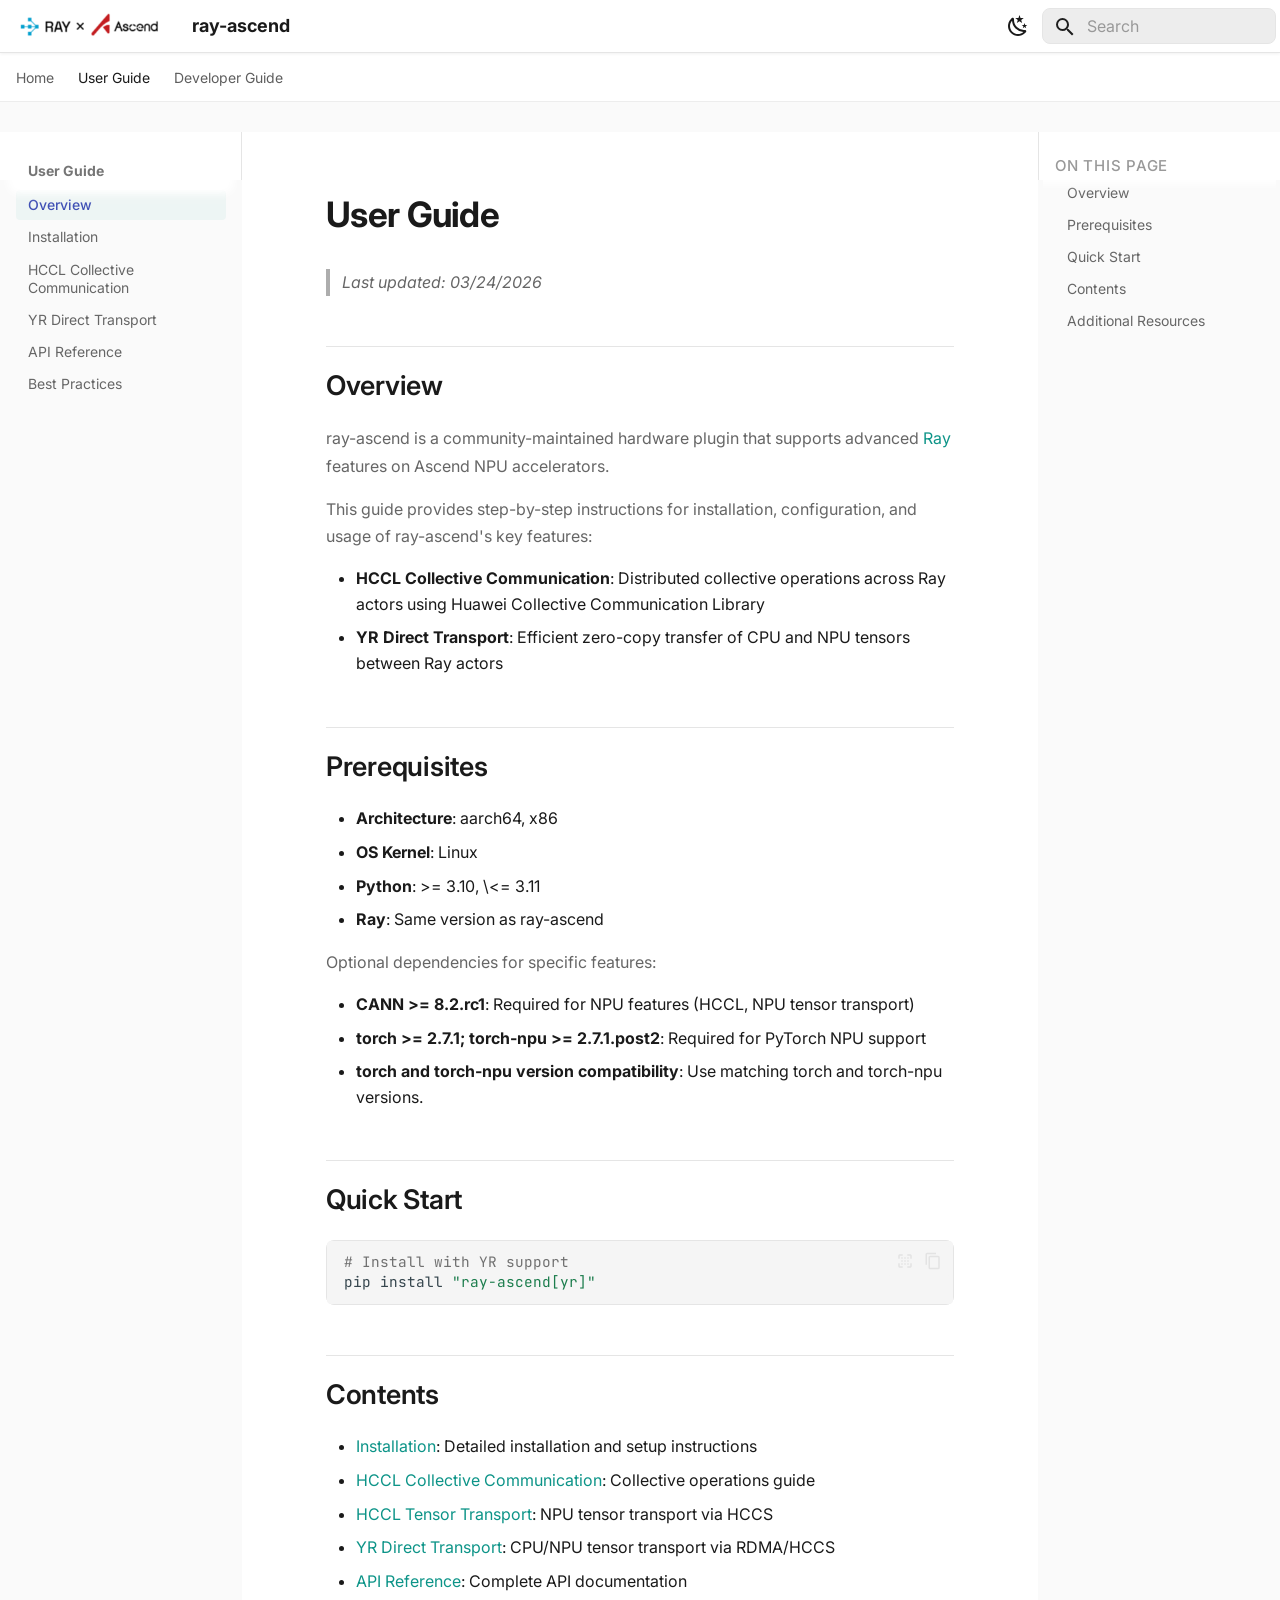
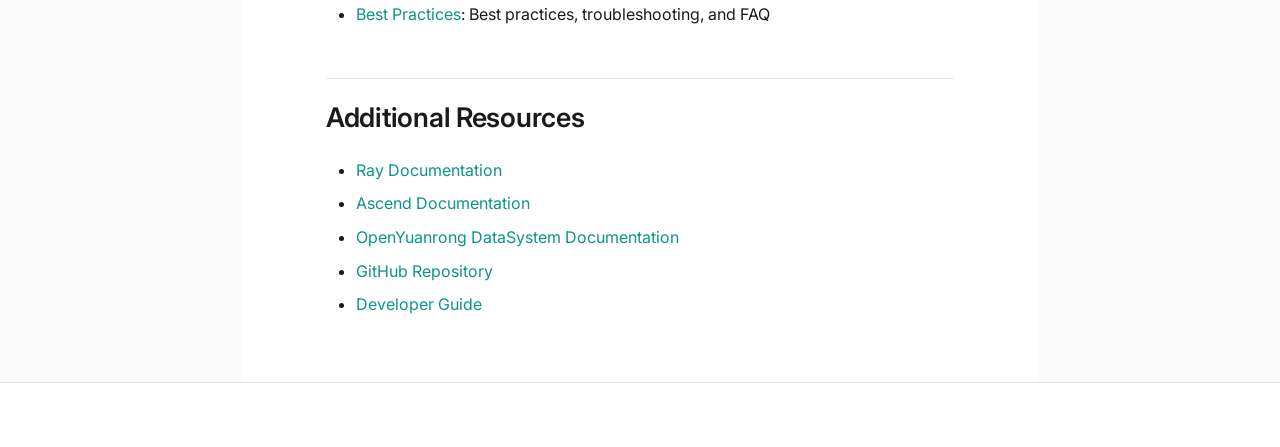
<file: user_guide/index.html>
<!doctype html>
<html lang="en" class="no-js">
  <head>
    
      <meta charset="utf-8">
      <meta name="viewport" content="width=device-width,initial-scale=1">
      
        <meta name="description" content="Ray Ascend">
      
      
        <meta name="author" content="ray-ascend">
      
      
      
        <link rel="prev" href="..">
      
      
        <link rel="next" href="installation/">
      
      
        
      
      
      <link rel="icon" href="../logo/ray-ascend-logo.png">
      <meta name="generator" content="mkdocs-1.6.1, mkdocs-material-9.7.6">
    
    
      
        <title>Overview - ray-ascend</title>
      
    
    
      <link rel="stylesheet" href="../assets/stylesheets/main.484c7ddc.min.css">
      
        
        <link rel="stylesheet" href="../assets/stylesheets/palette.ab4e12ef.min.css">
      
      


    
    
      
    
    
      
        
        
        <link rel="preconnect" href="https://fonts.gstatic.com" crossorigin>
        <link rel="stylesheet" href="https://fonts.googleapis.com/css?family=Inter:300,300i,400,400i,700,700i%7CJetBrains+Mono:400,400i,700,700i&display=fallback">
        <style>:root{--md-text-font:"Inter";--md-code-font:"JetBrains Mono"}</style>
      
    
    
      <link rel="stylesheet" href="../stylesheets/extra.css">
    
    <script>__md_scope=new URL("..",location),__md_hash=e=>[...e].reduce(((e,_)=>(e<<5)-e+_.charCodeAt(0)),0),__md_get=(e,_=localStorage,t=__md_scope)=>JSON.parse(_.getItem(t.pathname+"."+e)),__md_set=(e,_,t=localStorage,a=__md_scope)=>{try{t.setItem(a.pathname+"."+e,JSON.stringify(_))}catch(e){}}</script>
    
      

    
    
  </head>
  
  
    
    
      
    
    
    
    
    <body dir="ltr" data-md-color-scheme="default" data-md-color-primary="white" data-md-color-accent="teal">
  
    
    <input class="md-toggle" data-md-toggle="drawer" type="checkbox" id="__drawer" autocomplete="off">
    <input class="md-toggle" data-md-toggle="search" type="checkbox" id="__search" autocomplete="off">
    <label class="md-overlay" for="__drawer"></label>
    <div data-md-component="skip">
      
        
        <a href="#user-guide" class="md-skip">
          Skip to content
        </a>
      
    </div>
    <div data-md-component="announce">
      
    </div>
    
    
      

<header class="md-header" data-md-component="header">
  <nav class="md-header__inner md-grid" aria-label="Header">
    <a href=".." title="ray-ascend" class="md-header__button md-logo" aria-label="ray-ascend" data-md-component="logo">
      
  <img src="../logo/ray-ascend-logo.png" alt="logo">

    </a>
    <label class="md-header__button md-icon" for="__drawer">
      
      <svg xmlns="http://www.w3.org/2000/svg" viewBox="0 0 24 24"><path d="M3 6h18v2H3zm0 5h18v2H3zm0 5h18v2H3z"/></svg>
    </label>
    <div class="md-header__title" data-md-component="header-title">
      <div class="md-header__ellipsis">
        <div class="md-header__topic">
          <span class="md-ellipsis">
            ray-ascend
          </span>
        </div>
        <div class="md-header__topic" data-md-component="header-topic">
          <span class="md-ellipsis">
            
              Overview
            
          </span>
        </div>
      </div>
    </div>
    
      
        <form class="md-header__option" data-md-component="palette">
  
    
    
    
    <input class="md-option" data-md-color-media="(prefers-color-scheme: light)" data-md-color-scheme="default" data-md-color-primary="white" data-md-color-accent="teal"  aria-label="Switch to dark mode"  type="radio" name="__palette" id="__palette_0">
    
      <label class="md-header__button md-icon" title="Switch to dark mode" for="__palette_1" hidden>
        <svg xmlns="http://www.w3.org/2000/svg" viewBox="0 0 24 24"><path d="m17.75 4.09-2.53 1.94.91 3.06-2.63-1.81-2.63 1.81.91-3.06-2.53-1.94L12.44 4l1.06-3 1.06 3zm3.5 6.91-1.64 1.25.59 1.98-1.7-1.17-1.7 1.17.59-1.98L15.75 11l2.06-.05L18.5 9l.69 1.95zm-2.28 4.95c.83-.08 1.72 1.1 1.19 1.85-.32.45-.66.87-1.08 1.27C15.17 23 8.84 23 4.94 19.07c-3.91-3.9-3.91-10.24 0-14.14.4-.4.82-.76 1.27-1.08.75-.53 1.93.36 1.85 1.19-.27 2.86.69 5.83 2.89 8.02a9.96 9.96 0 0 0 8.02 2.89m-1.64 2.02a12.08 12.08 0 0 1-7.8-3.47c-2.17-2.19-3.33-5-3.49-7.82-2.81 3.14-2.7 7.96.31 10.98 3.02 3.01 7.84 3.12 10.98.31"/></svg>
      </label>
    
  
    
    
    
    <input class="md-option" data-md-color-media="(prefers-color-scheme: dark)" data-md-color-scheme="slate" data-md-color-primary="black" data-md-color-accent="teal"  aria-label="Switch to light mode"  type="radio" name="__palette" id="__palette_1">
    
      <label class="md-header__button md-icon" title="Switch to light mode" for="__palette_0" hidden>
        <svg xmlns="http://www.w3.org/2000/svg" viewBox="0 0 24 24"><path d="M12 7a5 5 0 0 1 5 5 5 5 0 0 1-5 5 5 5 0 0 1-5-5 5 5 0 0 1 5-5m0 2a3 3 0 0 0-3 3 3 3 0 0 0 3 3 3 3 0 0 0 3-3 3 3 0 0 0-3-3m0-7 2.39 3.42C13.65 5.15 12.84 5 12 5s-1.65.15-2.39.42zM3.34 7l4.16-.35A7.2 7.2 0 0 0 5.94 8.5c-.44.74-.69 1.5-.83 2.29zm.02 10 1.76-3.77a7.131 7.131 0 0 0 2.38 4.14zM20.65 7l-1.77 3.79a7.02 7.02 0 0 0-2.38-4.15zm-.01 10-4.14.36c.59-.51 1.12-1.14 1.54-1.86.42-.73.69-1.5.83-2.29zM12 22l-2.41-3.44c.74.27 1.55.44 2.41.44.82 0 1.63-.17 2.37-.44z"/></svg>
      </label>
    
  
</form>
      
    
    
      <script>var palette=__md_get("__palette");if(palette&&palette.color){if("(prefers-color-scheme)"===palette.color.media){var media=matchMedia("(prefers-color-scheme: light)"),input=document.querySelector(media.matches?"[data-md-color-media='(prefers-color-scheme: light)']":"[data-md-color-media='(prefers-color-scheme: dark)']");palette.color.media=input.getAttribute("data-md-color-media"),palette.color.scheme=input.getAttribute("data-md-color-scheme"),palette.color.primary=input.getAttribute("data-md-color-primary"),palette.color.accent=input.getAttribute("data-md-color-accent")}for(var[key,value]of Object.entries(palette.color))document.body.setAttribute("data-md-color-"+key,value)}</script>
    
    
    
      
      
        <label class="md-header__button md-icon" for="__search">
          
          <svg xmlns="http://www.w3.org/2000/svg" viewBox="0 0 24 24"><path d="M9.5 3A6.5 6.5 0 0 1 16 9.5c0 1.61-.59 3.09-1.56 4.23l.27.27h.79l5 5-1.5 1.5-5-5v-.79l-.27-.27A6.52 6.52 0 0 1 9.5 16 6.5 6.5 0 0 1 3 9.5 6.5 6.5 0 0 1 9.5 3m0 2C7 5 5 7 5 9.5S7 14 9.5 14 14 12 14 9.5 12 5 9.5 5"/></svg>
        </label>
        <div class="md-search" data-md-component="search" role="dialog">
  <label class="md-search__overlay" for="__search"></label>
  <div class="md-search__inner" role="search">
    <form class="md-search__form" name="search">
      <input type="text" class="md-search__input" name="query" aria-label="Search" placeholder="Search" autocapitalize="off" autocorrect="off" autocomplete="off" spellcheck="false" data-md-component="search-query" required>
      <label class="md-search__icon md-icon" for="__search">
        
        <svg xmlns="http://www.w3.org/2000/svg" viewBox="0 0 24 24"><path d="M9.5 3A6.5 6.5 0 0 1 16 9.5c0 1.61-.59 3.09-1.56 4.23l.27.27h.79l5 5-1.5 1.5-5-5v-.79l-.27-.27A6.52 6.52 0 0 1 9.5 16 6.5 6.5 0 0 1 3 9.5 6.5 6.5 0 0 1 9.5 3m0 2C7 5 5 7 5 9.5S7 14 9.5 14 14 12 14 9.5 12 5 9.5 5"/></svg>
        
        <svg xmlns="http://www.w3.org/2000/svg" viewBox="0 0 24 24"><path d="M20 11v2H8l5.5 5.5-1.42 1.42L4.16 12l7.92-7.92L13.5 5.5 8 11z"/></svg>
      </label>
      <nav class="md-search__options" aria-label="Search">
        
          <a href="javascript:void(0)" class="md-search__icon md-icon" title="Share" aria-label="Share" data-clipboard data-clipboard-text="" data-md-component="search-share" tabindex="-1">
            
            <svg xmlns="http://www.w3.org/2000/svg" viewBox="0 0 24 24"><path d="M18 16.08c-.76 0-1.44.3-1.96.77L8.91 12.7c.05-.23.09-.46.09-.7s-.04-.47-.09-.7l7.05-4.11c.54.5 1.25.81 2.04.81a3 3 0 0 0 3-3 3 3 0 0 0-3-3 3 3 0 0 0-3 3c0 .24.04.47.09.7L8.04 9.81C7.5 9.31 6.79 9 6 9a3 3 0 0 0-3 3 3 3 0 0 0 3 3c.79 0 1.5-.31 2.04-.81l7.12 4.15c-.05.21-.08.43-.08.66 0 1.61 1.31 2.91 2.92 2.91s2.92-1.3 2.92-2.91A2.92 2.92 0 0 0 18 16.08"/></svg>
          </a>
        
        <button type="reset" class="md-search__icon md-icon" title="Clear" aria-label="Clear" tabindex="-1">
          
          <svg xmlns="http://www.w3.org/2000/svg" viewBox="0 0 24 24"><path d="M19 6.41 17.59 5 12 10.59 6.41 5 5 6.41 10.59 12 5 17.59 6.41 19 12 13.41 17.59 19 19 17.59 13.41 12z"/></svg>
        </button>
      </nav>
      
        <div class="md-search__suggest" data-md-component="search-suggest"></div>
      
    </form>
    <div class="md-search__output">
      <div class="md-search__scrollwrap" tabindex="0" data-md-scrollfix>
        <div class="md-search-result" data-md-component="search-result">
          <div class="md-search-result__meta">
            Initializing search
          </div>
          <ol class="md-search-result__list" role="presentation"></ol>
        </div>
      </div>
    </div>
  </div>
</div>
      
    
    
  </nav>
  
</header>
    
    <div class="md-container" data-md-component="container">
      
      
        
          
            
<nav class="md-tabs" aria-label="Tabs" data-md-component="tabs">
  <div class="md-grid">
    <ul class="md-tabs__list">
      
        
  
  
  
  
    <li class="md-tabs__item">
      <a href=".." class="md-tabs__link">
        
  
  
    
  
  Home

      </a>
    </li>
  

      
        
  
  
  
    
  
  
    
    
      <li class="md-tabs__item md-tabs__item--active">
        <a href="./" class="md-tabs__link">
          
  
  
  User Guide

        </a>
      </li>
    
  

      
        
  
  
  
  
    
    
      <li class="md-tabs__item">
        <a href="../developer_guide/" class="md-tabs__link">
          
  
  
  Developer Guide

        </a>
      </li>
    
  

      
    </ul>
  </div>
</nav>
          
        
      
      <main class="md-main" data-md-component="main">
        <div class="md-main__inner md-grid">
          
            
              
              <div class="md-sidebar md-sidebar--primary" data-md-component="sidebar" data-md-type="navigation" >
                <div class="md-sidebar__scrollwrap">
                  <div class="md-sidebar__inner">
                    


  


<nav class="md-nav md-nav--primary md-nav--lifted" aria-label="Navigation" data-md-level="0">
  <label class="md-nav__title" for="__drawer">
    <a href=".." title="ray-ascend" class="md-nav__button md-logo" aria-label="ray-ascend" data-md-component="logo">
      
  <img src="../logo/ray-ascend-logo.png" alt="logo">

    </a>
    ray-ascend
  </label>
  
  <ul class="md-nav__list" data-md-scrollfix>
    
      
      
  
  
  
  
    <li class="md-nav__item">
      <a href=".." class="md-nav__link">
        
  
  
  <span class="md-ellipsis">
    
  
    Home
  

    
  </span>
  
  

      </a>
    </li>
  

    
      
      
  
  
    
  
  
  
    
    
    
    
      
        
        
      
      
        
      
    
    
    <li class="md-nav__item md-nav__item--active md-nav__item--section md-nav__item--nested">
      
        
        
        <input class="md-nav__toggle md-toggle " type="checkbox" id="__nav_2" checked>
        
          
          <label class="md-nav__link" for="__nav_2" id="__nav_2_label" tabindex="">
            
  
  
  <span class="md-ellipsis">
    
  
    User Guide
  

    
  </span>
  
  

            <span class="md-nav__icon md-icon"></span>
          </label>
        
        <nav class="md-nav" data-md-level="1" aria-labelledby="__nav_2_label" aria-expanded="true">
          <label class="md-nav__title" for="__nav_2">
            <span class="md-nav__icon md-icon"></span>
            
  
    User Guide
  

          </label>
          <ul class="md-nav__list" data-md-scrollfix>
            
              
                
  
  
    
  
  
  
    <li class="md-nav__item md-nav__item--active">
      
      <input class="md-nav__toggle md-toggle" type="checkbox" id="__toc">
      
      
        
      
      
        <label class="md-nav__link md-nav__link--active" for="__toc">
          
  
  
  <span class="md-ellipsis">
    
  
    Overview
  

    
  </span>
  
  

          <span class="md-nav__icon md-icon"></span>
        </label>
      
      <a href="./" class="md-nav__link md-nav__link--active">
        
  
  
  <span class="md-ellipsis">
    
  
    Overview
  

    
  </span>
  
  

      </a>
      
        

  

<nav class="md-nav md-nav--secondary" aria-label="On this page">
  
  
  
    
  
  
    <label class="md-nav__title" for="__toc">
      <span class="md-nav__icon md-icon"></span>
      On this page
    </label>
    <ul class="md-nav__list" data-md-component="toc" data-md-scrollfix>
      
        <li class="md-nav__item">
  <a href="#overview" class="md-nav__link">
    <span class="md-ellipsis">
      
        Overview
      
    </span>
  </a>
  
</li>
      
        <li class="md-nav__item">
  <a href="#prerequisites" class="md-nav__link">
    <span class="md-ellipsis">
      
        Prerequisites
      
    </span>
  </a>
  
</li>
      
        <li class="md-nav__item">
  <a href="#quick-start" class="md-nav__link">
    <span class="md-ellipsis">
      
        Quick Start
      
    </span>
  </a>
  
</li>
      
        <li class="md-nav__item">
  <a href="#contents" class="md-nav__link">
    <span class="md-ellipsis">
      
        Contents
      
    </span>
  </a>
  
</li>
      
        <li class="md-nav__item">
  <a href="#additional-resources" class="md-nav__link">
    <span class="md-ellipsis">
      
        Additional Resources
      
    </span>
  </a>
  
</li>
      
    </ul>
  
</nav>
      
    </li>
  

              
            
              
                
  
  
  
  
    <li class="md-nav__item">
      <a href="installation/" class="md-nav__link">
        
  
  
  <span class="md-ellipsis">
    
  
    Installation
  

    
  </span>
  
  

      </a>
    </li>
  

              
            
              
                
  
  
  
  
    <li class="md-nav__item">
      <a href="hccl_collective/" class="md-nav__link">
        
  
  
  <span class="md-ellipsis">
    
  
    HCCL Collective Communication
  

    
  </span>
  
  

      </a>
    </li>
  

              
            
              
                
  
  
  
  
    <li class="md-nav__item">
      <a href="yr_transport/" class="md-nav__link">
        
  
  
  <span class="md-ellipsis">
    
  
    YR Direct Transport
  

    
  </span>
  
  

      </a>
    </li>
  

              
            
              
                
  
  
  
  
    <li class="md-nav__item">
      <a href="api_reference/" class="md-nav__link">
        
  
  
  <span class="md-ellipsis">
    
  
    API Reference
  

    
  </span>
  
  

      </a>
    </li>
  

              
            
              
                
  
  
  
  
    <li class="md-nav__item">
      <a href="best_practices/" class="md-nav__link">
        
  
  
  <span class="md-ellipsis">
    
  
    Best Practices
  

    
  </span>
  
  

      </a>
    </li>
  

              
            
          </ul>
        </nav>
      
    </li>
  

    
      
      
  
  
  
  
    
    
    
    
      
      
        
      
    
    
    <li class="md-nav__item md-nav__item--nested">
      
        
        
          
        
        <input class="md-nav__toggle md-toggle md-toggle--indeterminate" type="checkbox" id="__nav_3" >
        
          
          <label class="md-nav__link" for="__nav_3" id="__nav_3_label" tabindex="0">
            
  
  
  <span class="md-ellipsis">
    
  
    Developer Guide
  

    
  </span>
  
  

            <span class="md-nav__icon md-icon"></span>
          </label>
        
        <nav class="md-nav" data-md-level="1" aria-labelledby="__nav_3_label" aria-expanded="false">
          <label class="md-nav__title" for="__nav_3">
            <span class="md-nav__icon md-icon"></span>
            
  
    Developer Guide
  

          </label>
          <ul class="md-nav__list" data-md-scrollfix>
            
              
                
  
  
  
  
    <li class="md-nav__item">
      <a href="../developer_guide/" class="md-nav__link">
        
  
  
  <span class="md-ellipsis">
    
  
    Overview
  

    
  </span>
  
  

      </a>
    </li>
  

              
            
              
                
  
  
  
  
    <li class="md-nav__item">
      <a href="../developer_guide/setup/" class="md-nav__link">
        
  
  
  <span class="md-ellipsis">
    
  
    Setup
  

    
  </span>
  
  

      </a>
    </li>
  

              
            
              
                
  
  
  
  
    <li class="md-nav__item">
      <a href="../developer_guide/contributing/" class="md-nav__link">
        
  
  
  <span class="md-ellipsis">
    
  
    Contributing
  

    
  </span>
  
  

      </a>
    </li>
  

              
            
              
                
  
  
  
  
    <li class="md-nav__item">
      <a href="../developer_guide/performance_testing/" class="md-nav__link">
        
  
  
  <span class="md-ellipsis">
    
  
    Performance Testing
  

    
  </span>
  
  

      </a>
    </li>
  

              
            
              
                
  
  
  
  
    <li class="md-nav__item">
      <a href="../developer_guide/performance_benchmark_report/" class="md-nav__link">
        
  
  
  <span class="md-ellipsis">
    
  
    Performance Benchmark Report
  

    
  </span>
  
  

      </a>
    </li>
  

              
            
          </ul>
        </nav>
      
    </li>
  

    
  </ul>
</nav>
                  </div>
                </div>
              </div>
            
            
              
              <div class="md-sidebar md-sidebar--secondary" data-md-component="sidebar" data-md-type="toc" >
                <div class="md-sidebar__scrollwrap">
                  <div class="md-sidebar__inner">
                    

  

<nav class="md-nav md-nav--secondary" aria-label="On this page">
  
  
  
    
  
  
    <label class="md-nav__title" for="__toc">
      <span class="md-nav__icon md-icon"></span>
      On this page
    </label>
    <ul class="md-nav__list" data-md-component="toc" data-md-scrollfix>
      
        <li class="md-nav__item">
  <a href="#overview" class="md-nav__link">
    <span class="md-ellipsis">
      
        Overview
      
    </span>
  </a>
  
</li>
      
        <li class="md-nav__item">
  <a href="#prerequisites" class="md-nav__link">
    <span class="md-ellipsis">
      
        Prerequisites
      
    </span>
  </a>
  
</li>
      
        <li class="md-nav__item">
  <a href="#quick-start" class="md-nav__link">
    <span class="md-ellipsis">
      
        Quick Start
      
    </span>
  </a>
  
</li>
      
        <li class="md-nav__item">
  <a href="#contents" class="md-nav__link">
    <span class="md-ellipsis">
      
        Contents
      
    </span>
  </a>
  
</li>
      
        <li class="md-nav__item">
  <a href="#additional-resources" class="md-nav__link">
    <span class="md-ellipsis">
      
        Additional Resources
      
    </span>
  </a>
  
</li>
      
    </ul>
  
</nav>
                  </div>
                </div>
              </div>
            
          
          
            <div class="md-content" data-md-component="content">
              
              <article class="md-content__inner md-typeset">
                
                  



<h1 id="user-guide">User Guide<a class="headerlink" href="#user-guide" title="Permanent link">&para;</a></h1>
<blockquote>
<p><em>Last updated: 03/24/2026</em></p>
</blockquote>
<h2 id="overview">Overview<a class="headerlink" href="#overview" title="Permanent link">&para;</a></h2>
<p>ray-ascend is a community-maintained hardware plugin that supports advanced
<a href="https://github.com/ray-project/ray">Ray</a> features on Ascend NPU accelerators.</p>
<p>This guide provides step-by-step instructions for installation, configuration, and usage
of ray-ascend's key features:</p>
<ul>
<li><strong>HCCL Collective Communication</strong>: Distributed collective operations across Ray actors
  using Huawei Collective Communication Library</li>
<li><strong>YR Direct Transport</strong>: Efficient zero-copy transfer of CPU and NPU tensors between
  Ray actors</li>
</ul>
<h2 id="prerequisites">Prerequisites<a class="headerlink" href="#prerequisites" title="Permanent link">&para;</a></h2>
<ul>
<li><strong>Architecture</strong>: aarch64, x86</li>
<li><strong>OS Kernel</strong>: Linux</li>
<li><strong>Python</strong>: &gt;= 3.10, \&lt;= 3.11</li>
<li><strong>Ray</strong>: Same version as ray-ascend</li>
</ul>
<p>Optional dependencies for specific features:</p>
<ul>
<li><strong>CANN &gt;= 8.2.rc1</strong>: Required for NPU features (HCCL, NPU tensor transport)</li>
<li><strong>torch &gt;= 2.7.1; torch-npu &gt;= 2.7.1.post2</strong>: Required for PyTorch NPU support</li>
<li><strong>torch and torch-npu version compatibility</strong>: Use matching torch and torch-npu
  versions.</li>
</ul>
<h2 id="quick-start">Quick Start<a class="headerlink" href="#quick-start" title="Permanent link">&para;</a></h2>
<div class="language-bash highlight"><pre><span></span><code><span id="__span-0-1"><a id="__codelineno-0-1" name="__codelineno-0-1" href="#__codelineno-0-1"></a><span class="c1"># Install with YR support</span>
</span><span id="__span-0-2"><a id="__codelineno-0-2" name="__codelineno-0-2" href="#__codelineno-0-2"></a>pip<span class="w"> </span>install<span class="w"> </span><span class="s2">&quot;ray-ascend[yr]&quot;</span>
</span></code></pre></div>
<h2 id="contents">Contents<a class="headerlink" href="#contents" title="Permanent link">&para;</a></h2>
<ul>
<li><a href="installation/">Installation</a>: Detailed installation and setup instructions</li>
<li><a href="hccl_collective/">HCCL Collective Communication</a>: Collective operations guide</li>
<li><a href="hccl_transport/">HCCL Tensor Transport</a>: NPU tensor transport via HCCS</li>
<li><a href="yr_transport/">YR Direct Transport</a>: CPU/NPU tensor transport via RDMA/HCCS</li>
<li><a href="api_reference/">API Reference</a>: Complete API documentation</li>
<li><a href="best_practices/">Best Practices</a>: Best practices, troubleshooting, and FAQ</li>
</ul>
<h2 id="additional-resources">Additional Resources<a class="headerlink" href="#additional-resources" title="Permanent link">&para;</a></h2>
<ul>
<li><a href="https://docs.ray.io/">Ray Documentation</a></li>
<li><a href="https://www.hiascend.com/">Ascend Documentation</a></li>
<li><a href="https://pages.openeuler.openatom.cn/openyuanrong-datasystem/docs/zh-cn/latest/">OpenYuanrong DataSystem Documentation</a></li>
<li><a href="https://github.com/Ascend/ray-ascend">GitHub Repository</a></li>
<li><a href="../developer_guide/">Developer Guide</a></li>
</ul>












                
              </article>
            </div>
          
          
<script>var target=document.getElementById(location.hash.slice(1));target&&target.name&&(target.checked=target.name.startsWith("__tabbed_"))</script>
        </div>
        
          <button type="button" class="md-top md-icon" data-md-component="top" hidden>
  
  <svg xmlns="http://www.w3.org/2000/svg" viewBox="0 0 24 24"><path d="M13 20h-2V8l-5.5 5.5-1.42-1.42L12 4.16l7.92 7.92-1.42 1.42L13 8z"/></svg>
  Back to top
</button>
        
      </main>
      
        <footer class="md-footer">
  
  <div class="md-footer-meta md-typeset">
    <div class="md-footer-meta__inner md-grid">
      <div class="md-copyright">
  
  
    Made with
    <a href="https://squidfunk.github.io/mkdocs-material/" target="_blank" rel="noopener">
      Material for MkDocs
    </a>
  
</div>
      
        
<div class="md-social">
  
    
    
    
    
      
      
    
    <a href="https://gitcode.com/Ascend/ray-ascend" target="_blank" rel="noopener" title="gitcode.com" class="md-social__link">
      <svg xmlns="http://www.w3.org/2000/svg" viewBox="0 0 448 512"><!--! Font Awesome Free 7.1.0 by @fontawesome - https://fontawesome.com License - https://fontawesome.com/license/free (Icons: CC BY 4.0, Fonts: SIL OFL 1.1, Code: MIT License) Copyright 2025 Fonticons, Inc.--><path d="M439.6 236.1 244 40.5c-5.4-5.5-12.8-8.5-20.4-8.5s-15 3-20.4 8.4L162.5 81l51.5 51.5c27.1-9.1 52.7 16.8 43.4 43.7l49.7 49.7c34.2-11.8 61.2 31 35.5 56.7-26.5 26.5-70.2-2.9-56-37.3L240.3 199v121.9c25.3 12.5 22.3 41.8 9.1 55-6.4 6.4-15.2 10.1-24.3 10.1s-17.8-3.6-24.3-10.1c-17.6-17.6-11.1-46.9 11.2-56v-123c-20.8-8.5-24.6-30.7-18.6-45L142.6 101 8.5 235.1C3 240.6 0 247.9 0 255.5s3 15 8.5 20.4l195.6 195.7c5.4 5.4 12.7 8.4 20.4 8.4s15-3 20.4-8.4l194.7-194.7c5.4-5.4 8.4-12.8 8.4-20.4s-3-15-8.4-20.4"/></svg>
    </a>
  
</div>
      
    </div>
  </div>
</footer>
      
    </div>
    <div class="md-dialog" data-md-component="dialog">
      <div class="md-dialog__inner md-typeset"></div>
    </div>
    
    
    
      
      
      <script id="__config" type="application/json">{"annotate": null, "base": "..", "features": ["navigation.instant", "navigation.tabs", "navigation.sections", "navigation.expand", "navigation.top", "toc.follow", "search.suggest", "search.highlight", "search.share", "content.code.copy", "content.code.select"], "search": "../assets/javascripts/workers/search.2c215733.min.js", "tags": null, "translations": {"clipboard.copied": "Copied to clipboard", "clipboard.copy": "Copy to clipboard", "search.result.more.one": "1 more on this page", "search.result.more.other": "# more on this page", "search.result.none": "No matching documents", "search.result.one": "1 matching document", "search.result.other": "# matching documents", "search.result.placeholder": "Type to start searching", "search.result.term.missing": "Missing", "select.version": "Select version"}, "version": null}</script>
    
    
      <script src="../assets/javascripts/bundle.79ae519e.min.js"></script>
      
    
  </body>
</html>
</file>
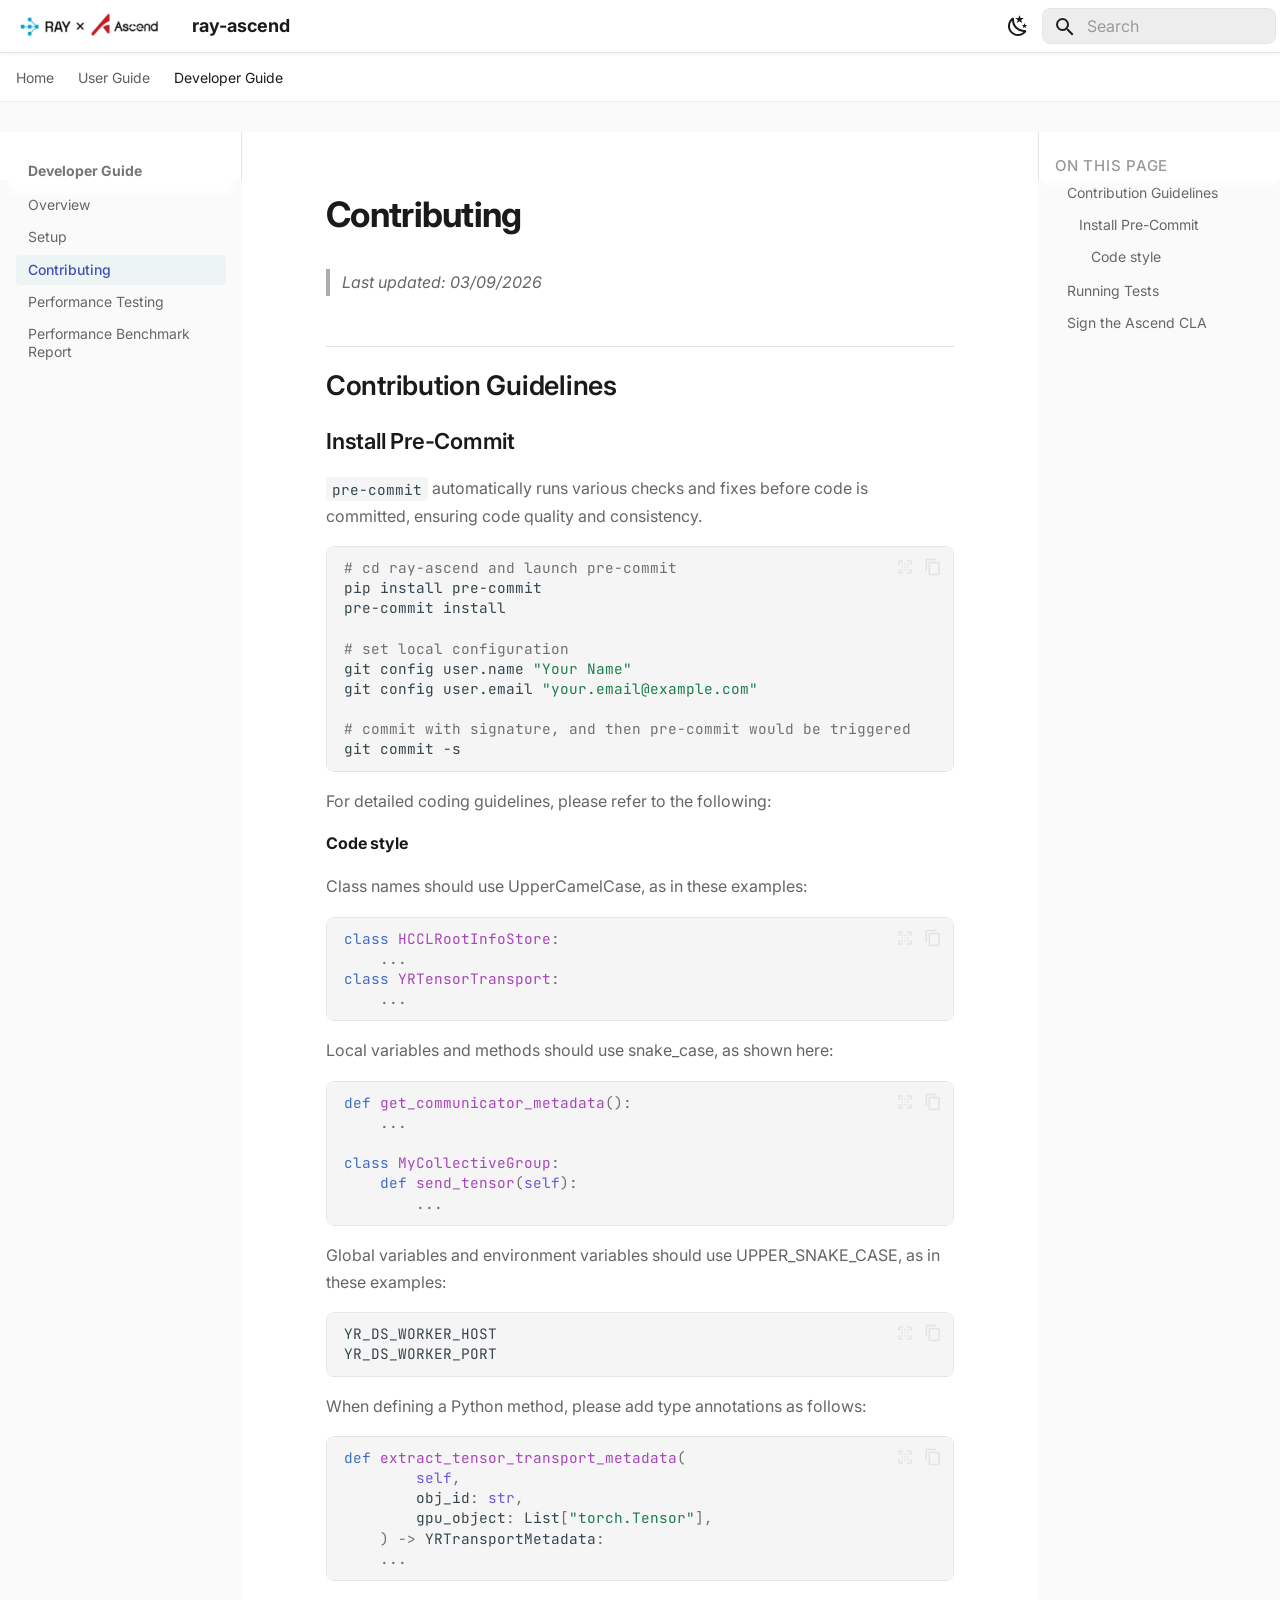
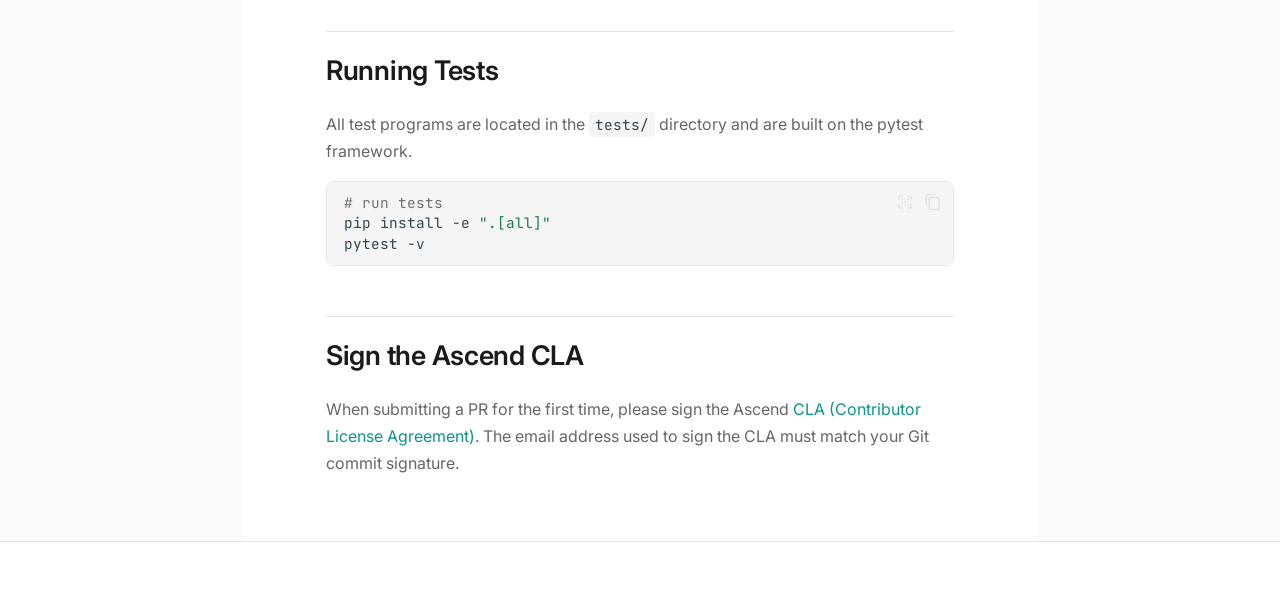
<file: developer_guide/contributing/index.html>
<!doctype html>
<html lang="en" class="no-js">
  <head>
    
      <meta charset="utf-8">
      <meta name="viewport" content="width=device-width,initial-scale=1">
      
        <meta name="description" content="Ray Ascend">
      
      
        <meta name="author" content="ray-ascend">
      
      
      
        <link rel="prev" href="../setup/">
      
      
        <link rel="next" href="../performance_testing/">
      
      
        
      
      
      <link rel="icon" href="../../logo/ray-ascend-logo.png">
      <meta name="generator" content="mkdocs-1.6.1, mkdocs-material-9.7.6">
    
    
      
        <title>Contributing - ray-ascend</title>
      
    
    
      <link rel="stylesheet" href="../../assets/stylesheets/main.484c7ddc.min.css">
      
        
        <link rel="stylesheet" href="../../assets/stylesheets/palette.ab4e12ef.min.css">
      
      


    
    
      
    
    
      
        
        
        <link rel="preconnect" href="https://fonts.gstatic.com" crossorigin>
        <link rel="stylesheet" href="https://fonts.googleapis.com/css?family=Inter:300,300i,400,400i,700,700i%7CJetBrains+Mono:400,400i,700,700i&display=fallback">
        <style>:root{--md-text-font:"Inter";--md-code-font:"JetBrains Mono"}</style>
      
    
    
      <link rel="stylesheet" href="../../stylesheets/extra.css">
    
    <script>__md_scope=new URL("../..",location),__md_hash=e=>[...e].reduce(((e,_)=>(e<<5)-e+_.charCodeAt(0)),0),__md_get=(e,_=localStorage,t=__md_scope)=>JSON.parse(_.getItem(t.pathname+"."+e)),__md_set=(e,_,t=localStorage,a=__md_scope)=>{try{t.setItem(a.pathname+"."+e,JSON.stringify(_))}catch(e){}}</script>
    
      

    
    
  </head>
  
  
    
    
      
    
    
    
    
    <body dir="ltr" data-md-color-scheme="default" data-md-color-primary="white" data-md-color-accent="teal">
  
    
    <input class="md-toggle" data-md-toggle="drawer" type="checkbox" id="__drawer" autocomplete="off">
    <input class="md-toggle" data-md-toggle="search" type="checkbox" id="__search" autocomplete="off">
    <label class="md-overlay" for="__drawer"></label>
    <div data-md-component="skip">
      
        
        <a href="#contributing" class="md-skip">
          Skip to content
        </a>
      
    </div>
    <div data-md-component="announce">
      
    </div>
    
    
      

<header class="md-header" data-md-component="header">
  <nav class="md-header__inner md-grid" aria-label="Header">
    <a href="../.." title="ray-ascend" class="md-header__button md-logo" aria-label="ray-ascend" data-md-component="logo">
      
  <img src="../../logo/ray-ascend-logo.png" alt="logo">

    </a>
    <label class="md-header__button md-icon" for="__drawer">
      
      <svg xmlns="http://www.w3.org/2000/svg" viewBox="0 0 24 24"><path d="M3 6h18v2H3zm0 5h18v2H3zm0 5h18v2H3z"/></svg>
    </label>
    <div class="md-header__title" data-md-component="header-title">
      <div class="md-header__ellipsis">
        <div class="md-header__topic">
          <span class="md-ellipsis">
            ray-ascend
          </span>
        </div>
        <div class="md-header__topic" data-md-component="header-topic">
          <span class="md-ellipsis">
            
              Contributing
            
          </span>
        </div>
      </div>
    </div>
    
      
        <form class="md-header__option" data-md-component="palette">
  
    
    
    
    <input class="md-option" data-md-color-media="(prefers-color-scheme: light)" data-md-color-scheme="default" data-md-color-primary="white" data-md-color-accent="teal"  aria-label="Switch to dark mode"  type="radio" name="__palette" id="__palette_0">
    
      <label class="md-header__button md-icon" title="Switch to dark mode" for="__palette_1" hidden>
        <svg xmlns="http://www.w3.org/2000/svg" viewBox="0 0 24 24"><path d="m17.75 4.09-2.53 1.94.91 3.06-2.63-1.81-2.63 1.81.91-3.06-2.53-1.94L12.44 4l1.06-3 1.06 3zm3.5 6.91-1.64 1.25.59 1.98-1.7-1.17-1.7 1.17.59-1.98L15.75 11l2.06-.05L18.5 9l.69 1.95zm-2.28 4.95c.83-.08 1.72 1.1 1.19 1.85-.32.45-.66.87-1.08 1.27C15.17 23 8.84 23 4.94 19.07c-3.91-3.9-3.91-10.24 0-14.14.4-.4.82-.76 1.27-1.08.75-.53 1.93.36 1.85 1.19-.27 2.86.69 5.83 2.89 8.02a9.96 9.96 0 0 0 8.02 2.89m-1.64 2.02a12.08 12.08 0 0 1-7.8-3.47c-2.17-2.19-3.33-5-3.49-7.82-2.81 3.14-2.7 7.96.31 10.98 3.02 3.01 7.84 3.12 10.98.31"/></svg>
      </label>
    
  
    
    
    
    <input class="md-option" data-md-color-media="(prefers-color-scheme: dark)" data-md-color-scheme="slate" data-md-color-primary="black" data-md-color-accent="teal"  aria-label="Switch to light mode"  type="radio" name="__palette" id="__palette_1">
    
      <label class="md-header__button md-icon" title="Switch to light mode" for="__palette_0" hidden>
        <svg xmlns="http://www.w3.org/2000/svg" viewBox="0 0 24 24"><path d="M12 7a5 5 0 0 1 5 5 5 5 0 0 1-5 5 5 5 0 0 1-5-5 5 5 0 0 1 5-5m0 2a3 3 0 0 0-3 3 3 3 0 0 0 3 3 3 3 0 0 0 3-3 3 3 0 0 0-3-3m0-7 2.39 3.42C13.65 5.15 12.84 5 12 5s-1.65.15-2.39.42zM3.34 7l4.16-.35A7.2 7.2 0 0 0 5.94 8.5c-.44.74-.69 1.5-.83 2.29zm.02 10 1.76-3.77a7.131 7.131 0 0 0 2.38 4.14zM20.65 7l-1.77 3.79a7.02 7.02 0 0 0-2.38-4.15zm-.01 10-4.14.36c.59-.51 1.12-1.14 1.54-1.86.42-.73.69-1.5.83-2.29zM12 22l-2.41-3.44c.74.27 1.55.44 2.41.44.82 0 1.63-.17 2.37-.44z"/></svg>
      </label>
    
  
</form>
      
    
    
      <script>var palette=__md_get("__palette");if(palette&&palette.color){if("(prefers-color-scheme)"===palette.color.media){var media=matchMedia("(prefers-color-scheme: light)"),input=document.querySelector(media.matches?"[data-md-color-media='(prefers-color-scheme: light)']":"[data-md-color-media='(prefers-color-scheme: dark)']");palette.color.media=input.getAttribute("data-md-color-media"),palette.color.scheme=input.getAttribute("data-md-color-scheme"),palette.color.primary=input.getAttribute("data-md-color-primary"),palette.color.accent=input.getAttribute("data-md-color-accent")}for(var[key,value]of Object.entries(palette.color))document.body.setAttribute("data-md-color-"+key,value)}</script>
    
    
    
      
      
        <label class="md-header__button md-icon" for="__search">
          
          <svg xmlns="http://www.w3.org/2000/svg" viewBox="0 0 24 24"><path d="M9.5 3A6.5 6.5 0 0 1 16 9.5c0 1.61-.59 3.09-1.56 4.23l.27.27h.79l5 5-1.5 1.5-5-5v-.79l-.27-.27A6.52 6.52 0 0 1 9.5 16 6.5 6.5 0 0 1 3 9.5 6.5 6.5 0 0 1 9.5 3m0 2C7 5 5 7 5 9.5S7 14 9.5 14 14 12 14 9.5 12 5 9.5 5"/></svg>
        </label>
        <div class="md-search" data-md-component="search" role="dialog">
  <label class="md-search__overlay" for="__search"></label>
  <div class="md-search__inner" role="search">
    <form class="md-search__form" name="search">
      <input type="text" class="md-search__input" name="query" aria-label="Search" placeholder="Search" autocapitalize="off" autocorrect="off" autocomplete="off" spellcheck="false" data-md-component="search-query" required>
      <label class="md-search__icon md-icon" for="__search">
        
        <svg xmlns="http://www.w3.org/2000/svg" viewBox="0 0 24 24"><path d="M9.5 3A6.5 6.5 0 0 1 16 9.5c0 1.61-.59 3.09-1.56 4.23l.27.27h.79l5 5-1.5 1.5-5-5v-.79l-.27-.27A6.52 6.52 0 0 1 9.5 16 6.5 6.5 0 0 1 3 9.5 6.5 6.5 0 0 1 9.5 3m0 2C7 5 5 7 5 9.5S7 14 9.5 14 14 12 14 9.5 12 5 9.5 5"/></svg>
        
        <svg xmlns="http://www.w3.org/2000/svg" viewBox="0 0 24 24"><path d="M20 11v2H8l5.5 5.5-1.42 1.42L4.16 12l7.92-7.92L13.5 5.5 8 11z"/></svg>
      </label>
      <nav class="md-search__options" aria-label="Search">
        
          <a href="javascript:void(0)" class="md-search__icon md-icon" title="Share" aria-label="Share" data-clipboard data-clipboard-text="" data-md-component="search-share" tabindex="-1">
            
            <svg xmlns="http://www.w3.org/2000/svg" viewBox="0 0 24 24"><path d="M18 16.08c-.76 0-1.44.3-1.96.77L8.91 12.7c.05-.23.09-.46.09-.7s-.04-.47-.09-.7l7.05-4.11c.54.5 1.25.81 2.04.81a3 3 0 0 0 3-3 3 3 0 0 0-3-3 3 3 0 0 0-3 3c0 .24.04.47.09.7L8.04 9.81C7.5 9.31 6.79 9 6 9a3 3 0 0 0-3 3 3 3 0 0 0 3 3c.79 0 1.5-.31 2.04-.81l7.12 4.15c-.05.21-.08.43-.08.66 0 1.61 1.31 2.91 2.92 2.91s2.92-1.3 2.92-2.91A2.92 2.92 0 0 0 18 16.08"/></svg>
          </a>
        
        <button type="reset" class="md-search__icon md-icon" title="Clear" aria-label="Clear" tabindex="-1">
          
          <svg xmlns="http://www.w3.org/2000/svg" viewBox="0 0 24 24"><path d="M19 6.41 17.59 5 12 10.59 6.41 5 5 6.41 10.59 12 5 17.59 6.41 19 12 13.41 17.59 19 19 17.59 13.41 12z"/></svg>
        </button>
      </nav>
      
        <div class="md-search__suggest" data-md-component="search-suggest"></div>
      
    </form>
    <div class="md-search__output">
      <div class="md-search__scrollwrap" tabindex="0" data-md-scrollfix>
        <div class="md-search-result" data-md-component="search-result">
          <div class="md-search-result__meta">
            Initializing search
          </div>
          <ol class="md-search-result__list" role="presentation"></ol>
        </div>
      </div>
    </div>
  </div>
</div>
      
    
    
  </nav>
  
</header>
    
    <div class="md-container" data-md-component="container">
      
      
        
          
            
<nav class="md-tabs" aria-label="Tabs" data-md-component="tabs">
  <div class="md-grid">
    <ul class="md-tabs__list">
      
        
  
  
  
  
    <li class="md-tabs__item">
      <a href="../.." class="md-tabs__link">
        
  
  
    
  
  Home

      </a>
    </li>
  

      
        
  
  
  
  
    
    
      <li class="md-tabs__item">
        <a href="../../user_guide/" class="md-tabs__link">
          
  
  
  User Guide

        </a>
      </li>
    
  

      
        
  
  
  
    
  
  
    
    
      <li class="md-tabs__item md-tabs__item--active">
        <a href="../" class="md-tabs__link">
          
  
  
  Developer Guide

        </a>
      </li>
    
  

      
    </ul>
  </div>
</nav>
          
        
      
      <main class="md-main" data-md-component="main">
        <div class="md-main__inner md-grid">
          
            
              
              <div class="md-sidebar md-sidebar--primary" data-md-component="sidebar" data-md-type="navigation" >
                <div class="md-sidebar__scrollwrap">
                  <div class="md-sidebar__inner">
                    


  


<nav class="md-nav md-nav--primary md-nav--lifted" aria-label="Navigation" data-md-level="0">
  <label class="md-nav__title" for="__drawer">
    <a href="../.." title="ray-ascend" class="md-nav__button md-logo" aria-label="ray-ascend" data-md-component="logo">
      
  <img src="../../logo/ray-ascend-logo.png" alt="logo">

    </a>
    ray-ascend
  </label>
  
  <ul class="md-nav__list" data-md-scrollfix>
    
      
      
  
  
  
  
    <li class="md-nav__item">
      <a href="../.." class="md-nav__link">
        
  
  
  <span class="md-ellipsis">
    
  
    Home
  

    
  </span>
  
  

      </a>
    </li>
  

    
      
      
  
  
  
  
    
    
    
    
      
      
        
      
    
    
    <li class="md-nav__item md-nav__item--nested">
      
        
        
          
        
        <input class="md-nav__toggle md-toggle md-toggle--indeterminate" type="checkbox" id="__nav_2" >
        
          
          <label class="md-nav__link" for="__nav_2" id="__nav_2_label" tabindex="0">
            
  
  
  <span class="md-ellipsis">
    
  
    User Guide
  

    
  </span>
  
  

            <span class="md-nav__icon md-icon"></span>
          </label>
        
        <nav class="md-nav" data-md-level="1" aria-labelledby="__nav_2_label" aria-expanded="false">
          <label class="md-nav__title" for="__nav_2">
            <span class="md-nav__icon md-icon"></span>
            
  
    User Guide
  

          </label>
          <ul class="md-nav__list" data-md-scrollfix>
            
              
                
  
  
  
  
    <li class="md-nav__item">
      <a href="../../user_guide/" class="md-nav__link">
        
  
  
  <span class="md-ellipsis">
    
  
    Overview
  

    
  </span>
  
  

      </a>
    </li>
  

              
            
              
                
  
  
  
  
    <li class="md-nav__item">
      <a href="../../user_guide/installation/" class="md-nav__link">
        
  
  
  <span class="md-ellipsis">
    
  
    Installation
  

    
  </span>
  
  

      </a>
    </li>
  

              
            
              
                
  
  
  
  
    <li class="md-nav__item">
      <a href="../../user_guide/hccl_collective/" class="md-nav__link">
        
  
  
  <span class="md-ellipsis">
    
  
    HCCL Collective Communication
  

    
  </span>
  
  

      </a>
    </li>
  

              
            
              
                
  
  
  
  
    <li class="md-nav__item">
      <a href="../../user_guide/yr_transport/" class="md-nav__link">
        
  
  
  <span class="md-ellipsis">
    
  
    YR Direct Transport
  

    
  </span>
  
  

      </a>
    </li>
  

              
            
              
                
  
  
  
  
    <li class="md-nav__item">
      <a href="../../user_guide/api_reference/" class="md-nav__link">
        
  
  
  <span class="md-ellipsis">
    
  
    API Reference
  

    
  </span>
  
  

      </a>
    </li>
  

              
            
              
                
  
  
  
  
    <li class="md-nav__item">
      <a href="../../user_guide/best_practices/" class="md-nav__link">
        
  
  
  <span class="md-ellipsis">
    
  
    Best Practices
  

    
  </span>
  
  

      </a>
    </li>
  

              
            
          </ul>
        </nav>
      
    </li>
  

    
      
      
  
  
    
  
  
  
    
    
    
    
      
        
        
      
      
        
      
    
    
    <li class="md-nav__item md-nav__item--active md-nav__item--section md-nav__item--nested">
      
        
        
        <input class="md-nav__toggle md-toggle " type="checkbox" id="__nav_3" checked>
        
          
          <label class="md-nav__link" for="__nav_3" id="__nav_3_label" tabindex="">
            
  
  
  <span class="md-ellipsis">
    
  
    Developer Guide
  

    
  </span>
  
  

            <span class="md-nav__icon md-icon"></span>
          </label>
        
        <nav class="md-nav" data-md-level="1" aria-labelledby="__nav_3_label" aria-expanded="true">
          <label class="md-nav__title" for="__nav_3">
            <span class="md-nav__icon md-icon"></span>
            
  
    Developer Guide
  

          </label>
          <ul class="md-nav__list" data-md-scrollfix>
            
              
                
  
  
  
  
    <li class="md-nav__item">
      <a href="../" class="md-nav__link">
        
  
  
  <span class="md-ellipsis">
    
  
    Overview
  

    
  </span>
  
  

      </a>
    </li>
  

              
            
              
                
  
  
  
  
    <li class="md-nav__item">
      <a href="../setup/" class="md-nav__link">
        
  
  
  <span class="md-ellipsis">
    
  
    Setup
  

    
  </span>
  
  

      </a>
    </li>
  

              
            
              
                
  
  
    
  
  
  
    <li class="md-nav__item md-nav__item--active">
      
      <input class="md-nav__toggle md-toggle" type="checkbox" id="__toc">
      
      
        
      
      
        <label class="md-nav__link md-nav__link--active" for="__toc">
          
  
  
  <span class="md-ellipsis">
    
  
    Contributing
  

    
  </span>
  
  

          <span class="md-nav__icon md-icon"></span>
        </label>
      
      <a href="./" class="md-nav__link md-nav__link--active">
        
  
  
  <span class="md-ellipsis">
    
  
    Contributing
  

    
  </span>
  
  

      </a>
      
        

  

<nav class="md-nav md-nav--secondary" aria-label="On this page">
  
  
  
    
  
  
    <label class="md-nav__title" for="__toc">
      <span class="md-nav__icon md-icon"></span>
      On this page
    </label>
    <ul class="md-nav__list" data-md-component="toc" data-md-scrollfix>
      
        <li class="md-nav__item">
  <a href="#contribution-guidelines" class="md-nav__link">
    <span class="md-ellipsis">
      
        Contribution Guidelines
      
    </span>
  </a>
  
    <nav class="md-nav" aria-label="Contribution Guidelines">
      <ul class="md-nav__list">
        
          <li class="md-nav__item">
  <a href="#install-pre-commit" class="md-nav__link">
    <span class="md-ellipsis">
      
        Install Pre-Commit
      
    </span>
  </a>
  
    <nav class="md-nav" aria-label="Install Pre-Commit">
      <ul class="md-nav__list">
        
          <li class="md-nav__item">
  <a href="#code-style" class="md-nav__link">
    <span class="md-ellipsis">
      
        Code style
      
    </span>
  </a>
  
</li>
        
      </ul>
    </nav>
  
</li>
        
      </ul>
    </nav>
  
</li>
      
        <li class="md-nav__item">
  <a href="#running-tests" class="md-nav__link">
    <span class="md-ellipsis">
      
        Running Tests
      
    </span>
  </a>
  
</li>
      
        <li class="md-nav__item">
  <a href="#sign-the-ascend-cla" class="md-nav__link">
    <span class="md-ellipsis">
      
        Sign the Ascend CLA
      
    </span>
  </a>
  
</li>
      
    </ul>
  
</nav>
      
    </li>
  

              
            
              
                
  
  
  
  
    <li class="md-nav__item">
      <a href="../performance_testing/" class="md-nav__link">
        
  
  
  <span class="md-ellipsis">
    
  
    Performance Testing
  

    
  </span>
  
  

      </a>
    </li>
  

              
            
              
                
  
  
  
  
    <li class="md-nav__item">
      <a href="../performance_benchmark_report/" class="md-nav__link">
        
  
  
  <span class="md-ellipsis">
    
  
    Performance Benchmark Report
  

    
  </span>
  
  

      </a>
    </li>
  

              
            
          </ul>
        </nav>
      
    </li>
  

    
  </ul>
</nav>
                  </div>
                </div>
              </div>
            
            
              
              <div class="md-sidebar md-sidebar--secondary" data-md-component="sidebar" data-md-type="toc" >
                <div class="md-sidebar__scrollwrap">
                  <div class="md-sidebar__inner">
                    

  

<nav class="md-nav md-nav--secondary" aria-label="On this page">
  
  
  
    
  
  
    <label class="md-nav__title" for="__toc">
      <span class="md-nav__icon md-icon"></span>
      On this page
    </label>
    <ul class="md-nav__list" data-md-component="toc" data-md-scrollfix>
      
        <li class="md-nav__item">
  <a href="#contribution-guidelines" class="md-nav__link">
    <span class="md-ellipsis">
      
        Contribution Guidelines
      
    </span>
  </a>
  
    <nav class="md-nav" aria-label="Contribution Guidelines">
      <ul class="md-nav__list">
        
          <li class="md-nav__item">
  <a href="#install-pre-commit" class="md-nav__link">
    <span class="md-ellipsis">
      
        Install Pre-Commit
      
    </span>
  </a>
  
    <nav class="md-nav" aria-label="Install Pre-Commit">
      <ul class="md-nav__list">
        
          <li class="md-nav__item">
  <a href="#code-style" class="md-nav__link">
    <span class="md-ellipsis">
      
        Code style
      
    </span>
  </a>
  
</li>
        
      </ul>
    </nav>
  
</li>
        
      </ul>
    </nav>
  
</li>
      
        <li class="md-nav__item">
  <a href="#running-tests" class="md-nav__link">
    <span class="md-ellipsis">
      
        Running Tests
      
    </span>
  </a>
  
</li>
      
        <li class="md-nav__item">
  <a href="#sign-the-ascend-cla" class="md-nav__link">
    <span class="md-ellipsis">
      
        Sign the Ascend CLA
      
    </span>
  </a>
  
</li>
      
    </ul>
  
</nav>
                  </div>
                </div>
              </div>
            
          
          
            <div class="md-content" data-md-component="content">
              
              <article class="md-content__inner md-typeset">
                
                  



<h1 id="contributing">Contributing<a class="headerlink" href="#contributing" title="Permanent link">&para;</a></h1>
<blockquote>
<p><em>Last updated: 03/09/2026</em></p>
</blockquote>
<h2 id="contribution-guidelines">Contribution Guidelines<a class="headerlink" href="#contribution-guidelines" title="Permanent link">&para;</a></h2>
<h3 id="install-pre-commit">Install Pre-Commit<a class="headerlink" href="#install-pre-commit" title="Permanent link">&para;</a></h3>
<p><code>pre-commit</code> automatically runs various checks and fixes before code is committed,
ensuring code quality and consistency.</p>
<div class="language-bash highlight"><pre><span></span><code><span id="__span-0-1"><a id="__codelineno-0-1" name="__codelineno-0-1" href="#__codelineno-0-1"></a><span class="c1"># cd ray-ascend and launch pre-commit</span>
</span><span id="__span-0-2"><a id="__codelineno-0-2" name="__codelineno-0-2" href="#__codelineno-0-2"></a>pip<span class="w"> </span>install<span class="w"> </span>pre-commit
</span><span id="__span-0-3"><a id="__codelineno-0-3" name="__codelineno-0-3" href="#__codelineno-0-3"></a>pre-commit<span class="w"> </span>install
</span><span id="__span-0-4"><a id="__codelineno-0-4" name="__codelineno-0-4" href="#__codelineno-0-4"></a>
</span><span id="__span-0-5"><a id="__codelineno-0-5" name="__codelineno-0-5" href="#__codelineno-0-5"></a><span class="c1"># set local configuration</span>
</span><span id="__span-0-6"><a id="__codelineno-0-6" name="__codelineno-0-6" href="#__codelineno-0-6"></a>git<span class="w"> </span>config<span class="w"> </span>user.name<span class="w"> </span><span class="s2">&quot;Your Name&quot;</span>
</span><span id="__span-0-7"><a id="__codelineno-0-7" name="__codelineno-0-7" href="#__codelineno-0-7"></a>git<span class="w"> </span>config<span class="w"> </span>user.email<span class="w"> </span><span class="s2">&quot;your.email@example.com&quot;</span>
</span><span id="__span-0-8"><a id="__codelineno-0-8" name="__codelineno-0-8" href="#__codelineno-0-8"></a>
</span><span id="__span-0-9"><a id="__codelineno-0-9" name="__codelineno-0-9" href="#__codelineno-0-9"></a><span class="c1"># commit with signature, and then pre-commit would be triggered</span>
</span><span id="__span-0-10"><a id="__codelineno-0-10" name="__codelineno-0-10" href="#__codelineno-0-10"></a>git<span class="w"> </span>commit<span class="w"> </span>-s
</span></code></pre></div>
<p>For detailed coding guidelines, please refer to the following:</p>
<h4 id="code-style">Code style<a class="headerlink" href="#code-style" title="Permanent link">&para;</a></h4>
<p>Class names should use UpperCamelCase, as in these examples:</p>
<div class="language-python highlight"><pre><span></span><code><span id="__span-1-1"><a id="__codelineno-1-1" name="__codelineno-1-1" href="#__codelineno-1-1"></a><span class="k">class</span><span class="w"> </span><span class="nc">HCCLRootInfoStore</span><span class="p">:</span>
</span><span id="__span-1-2"><a id="__codelineno-1-2" name="__codelineno-1-2" href="#__codelineno-1-2"></a>    <span class="o">...</span>
</span><span id="__span-1-3"><a id="__codelineno-1-3" name="__codelineno-1-3" href="#__codelineno-1-3"></a><span class="k">class</span><span class="w"> </span><span class="nc">YRTensorTransport</span><span class="p">:</span>
</span><span id="__span-1-4"><a id="__codelineno-1-4" name="__codelineno-1-4" href="#__codelineno-1-4"></a>    <span class="o">...</span>
</span></code></pre></div>
<p>Local variables and methods should use snake_case, as shown here:</p>
<div class="language-python highlight"><pre><span></span><code><span id="__span-2-1"><a id="__codelineno-2-1" name="__codelineno-2-1" href="#__codelineno-2-1"></a><span class="k">def</span><span class="w"> </span><span class="nf">get_communicator_metadata</span><span class="p">():</span>
</span><span id="__span-2-2"><a id="__codelineno-2-2" name="__codelineno-2-2" href="#__codelineno-2-2"></a>    <span class="o">...</span>
</span><span id="__span-2-3"><a id="__codelineno-2-3" name="__codelineno-2-3" href="#__codelineno-2-3"></a>
</span><span id="__span-2-4"><a id="__codelineno-2-4" name="__codelineno-2-4" href="#__codelineno-2-4"></a><span class="k">class</span><span class="w"> </span><span class="nc">MyCollectiveGroup</span><span class="p">:</span>
</span><span id="__span-2-5"><a id="__codelineno-2-5" name="__codelineno-2-5" href="#__codelineno-2-5"></a>    <span class="k">def</span><span class="w"> </span><span class="nf">send_tensor</span><span class="p">(</span><span class="bp">self</span><span class="p">):</span>
</span><span id="__span-2-6"><a id="__codelineno-2-6" name="__codelineno-2-6" href="#__codelineno-2-6"></a>        <span class="o">...</span>
</span></code></pre></div>
<p>Global variables and environment variables should use UPPER_SNAKE_CASE, as in these
examples:</p>
<div class="language-python highlight"><pre><span></span><code><span id="__span-3-1"><a id="__codelineno-3-1" name="__codelineno-3-1" href="#__codelineno-3-1"></a><span class="n">YR_DS_WORKER_HOST</span>
</span><span id="__span-3-2"><a id="__codelineno-3-2" name="__codelineno-3-2" href="#__codelineno-3-2"></a><span class="n">YR_DS_WORKER_PORT</span>
</span></code></pre></div>
<p>When defining a Python method, please add type annotations as follows:</p>
<div class="language-python highlight"><pre><span></span><code><span id="__span-4-1"><a id="__codelineno-4-1" name="__codelineno-4-1" href="#__codelineno-4-1"></a><span class="k">def</span><span class="w"> </span><span class="nf">extract_tensor_transport_metadata</span><span class="p">(</span>
</span><span id="__span-4-2"><a id="__codelineno-4-2" name="__codelineno-4-2" href="#__codelineno-4-2"></a>        <span class="bp">self</span><span class="p">,</span>
</span><span id="__span-4-3"><a id="__codelineno-4-3" name="__codelineno-4-3" href="#__codelineno-4-3"></a>        <span class="n">obj_id</span><span class="p">:</span> <span class="nb">str</span><span class="p">,</span>
</span><span id="__span-4-4"><a id="__codelineno-4-4" name="__codelineno-4-4" href="#__codelineno-4-4"></a>        <span class="n">gpu_object</span><span class="p">:</span> <span class="n">List</span><span class="p">[</span><span class="s2">&quot;torch.Tensor&quot;</span><span class="p">],</span>
</span><span id="__span-4-5"><a id="__codelineno-4-5" name="__codelineno-4-5" href="#__codelineno-4-5"></a>    <span class="p">)</span> <span class="o">-&gt;</span> <span class="n">YRTransportMetadata</span><span class="p">:</span>
</span><span id="__span-4-6"><a id="__codelineno-4-6" name="__codelineno-4-6" href="#__codelineno-4-6"></a>    <span class="o">...</span>
</span></code></pre></div>
<h2 id="running-tests">Running Tests<a class="headerlink" href="#running-tests" title="Permanent link">&para;</a></h2>
<p>All test programs are located in the <code>tests/</code> directory and are built on the pytest
framework.</p>
<div class="language-bash highlight"><pre><span></span><code><span id="__span-5-1"><a id="__codelineno-5-1" name="__codelineno-5-1" href="#__codelineno-5-1"></a><span class="c1"># run tests</span>
</span><span id="__span-5-2"><a id="__codelineno-5-2" name="__codelineno-5-2" href="#__codelineno-5-2"></a>pip<span class="w"> </span>install<span class="w"> </span>-e<span class="w"> </span><span class="s2">&quot;.[all]&quot;</span>
</span><span id="__span-5-3"><a id="__codelineno-5-3" name="__codelineno-5-3" href="#__codelineno-5-3"></a>pytest<span class="w"> </span>-v
</span></code></pre></div>
<h2 id="sign-the-ascend-cla">Sign the Ascend CLA<a class="headerlink" href="#sign-the-ascend-cla" title="Permanent link">&para;</a></h2>
<p>When submitting a PR for the first time, please sign the Ascend
<a href="https://clasign.osinfra.cn/sign/690ca9ddf91c03dee6082ab1">CLA (Contributor License Agreement)</a>.
The email address used to sign the CLA must match your Git commit signature.</p>












                
              </article>
            </div>
          
          
<script>var target=document.getElementById(location.hash.slice(1));target&&target.name&&(target.checked=target.name.startsWith("__tabbed_"))</script>
        </div>
        
          <button type="button" class="md-top md-icon" data-md-component="top" hidden>
  
  <svg xmlns="http://www.w3.org/2000/svg" viewBox="0 0 24 24"><path d="M13 20h-2V8l-5.5 5.5-1.42-1.42L12 4.16l7.92 7.92-1.42 1.42L13 8z"/></svg>
  Back to top
</button>
        
      </main>
      
        <footer class="md-footer">
  
  <div class="md-footer-meta md-typeset">
    <div class="md-footer-meta__inner md-grid">
      <div class="md-copyright">
  
  
    Made with
    <a href="https://squidfunk.github.io/mkdocs-material/" target="_blank" rel="noopener">
      Material for MkDocs
    </a>
  
</div>
      
        
<div class="md-social">
  
    
    
    
    
      
      
    
    <a href="https://gitcode.com/Ascend/ray-ascend" target="_blank" rel="noopener" title="gitcode.com" class="md-social__link">
      <svg xmlns="http://www.w3.org/2000/svg" viewBox="0 0 448 512"><!--! Font Awesome Free 7.1.0 by @fontawesome - https://fontawesome.com License - https://fontawesome.com/license/free (Icons: CC BY 4.0, Fonts: SIL OFL 1.1, Code: MIT License) Copyright 2025 Fonticons, Inc.--><path d="M439.6 236.1 244 40.5c-5.4-5.5-12.8-8.5-20.4-8.5s-15 3-20.4 8.4L162.5 81l51.5 51.5c27.1-9.1 52.7 16.8 43.4 43.7l49.7 49.7c34.2-11.8 61.2 31 35.5 56.7-26.5 26.5-70.2-2.9-56-37.3L240.3 199v121.9c25.3 12.5 22.3 41.8 9.1 55-6.4 6.4-15.2 10.1-24.3 10.1s-17.8-3.6-24.3-10.1c-17.6-17.6-11.1-46.9 11.2-56v-123c-20.8-8.5-24.6-30.7-18.6-45L142.6 101 8.5 235.1C3 240.6 0 247.9 0 255.5s3 15 8.5 20.4l195.6 195.7c5.4 5.4 12.7 8.4 20.4 8.4s15-3 20.4-8.4l194.7-194.7c5.4-5.4 8.4-12.8 8.4-20.4s-3-15-8.4-20.4"/></svg>
    </a>
  
</div>
      
    </div>
  </div>
</footer>
      
    </div>
    <div class="md-dialog" data-md-component="dialog">
      <div class="md-dialog__inner md-typeset"></div>
    </div>
    
    
    
      
      
      <script id="__config" type="application/json">{"annotate": null, "base": "../..", "features": ["navigation.instant", "navigation.tabs", "navigation.sections", "navigation.expand", "navigation.top", "toc.follow", "search.suggest", "search.highlight", "search.share", "content.code.copy", "content.code.select"], "search": "../../assets/javascripts/workers/search.2c215733.min.js", "tags": null, "translations": {"clipboard.copied": "Copied to clipboard", "clipboard.copy": "Copy to clipboard", "search.result.more.one": "1 more on this page", "search.result.more.other": "# more on this page", "search.result.none": "No matching documents", "search.result.one": "1 matching document", "search.result.other": "# matching documents", "search.result.placeholder": "Type to start searching", "search.result.term.missing": "Missing", "select.version": "Select version"}, "version": null}</script>
    
    
      <script src="../../assets/javascripts/bundle.79ae519e.min.js"></script>
      
    
  </body>
</html>
</file>
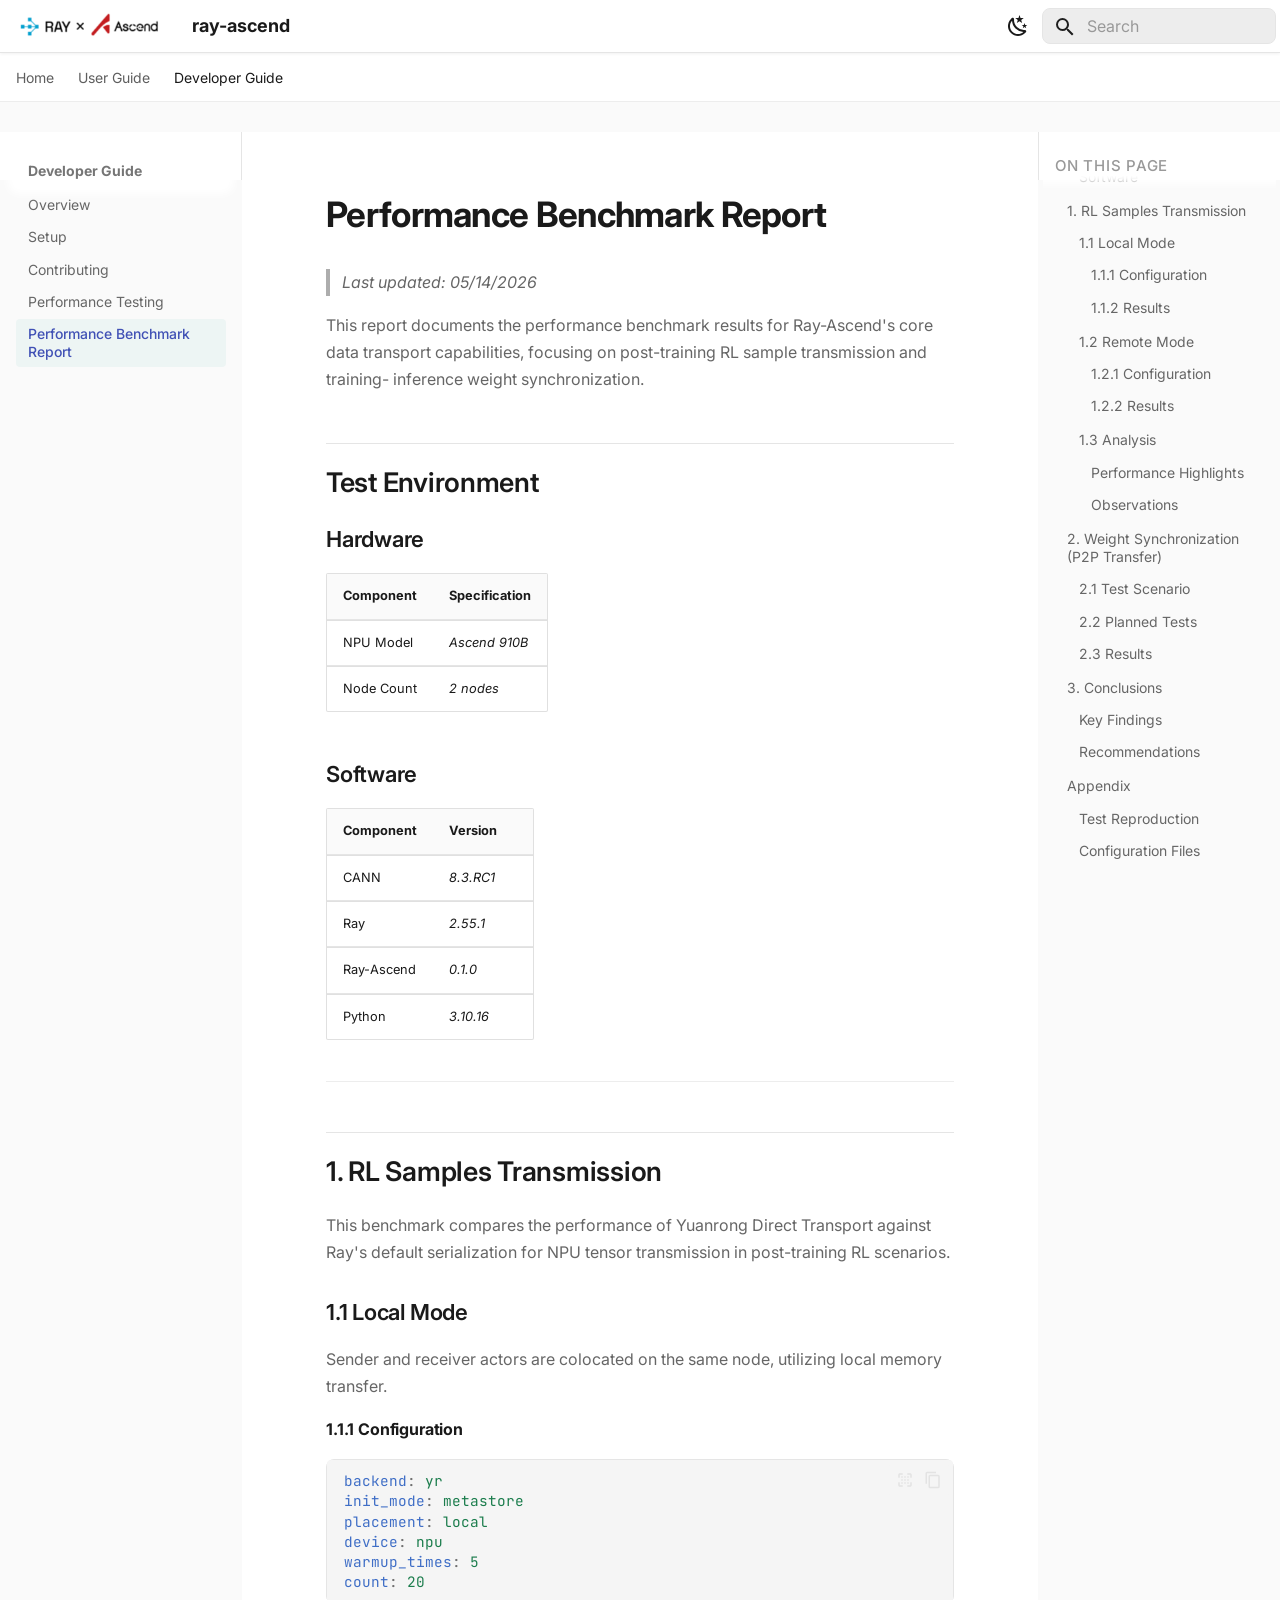
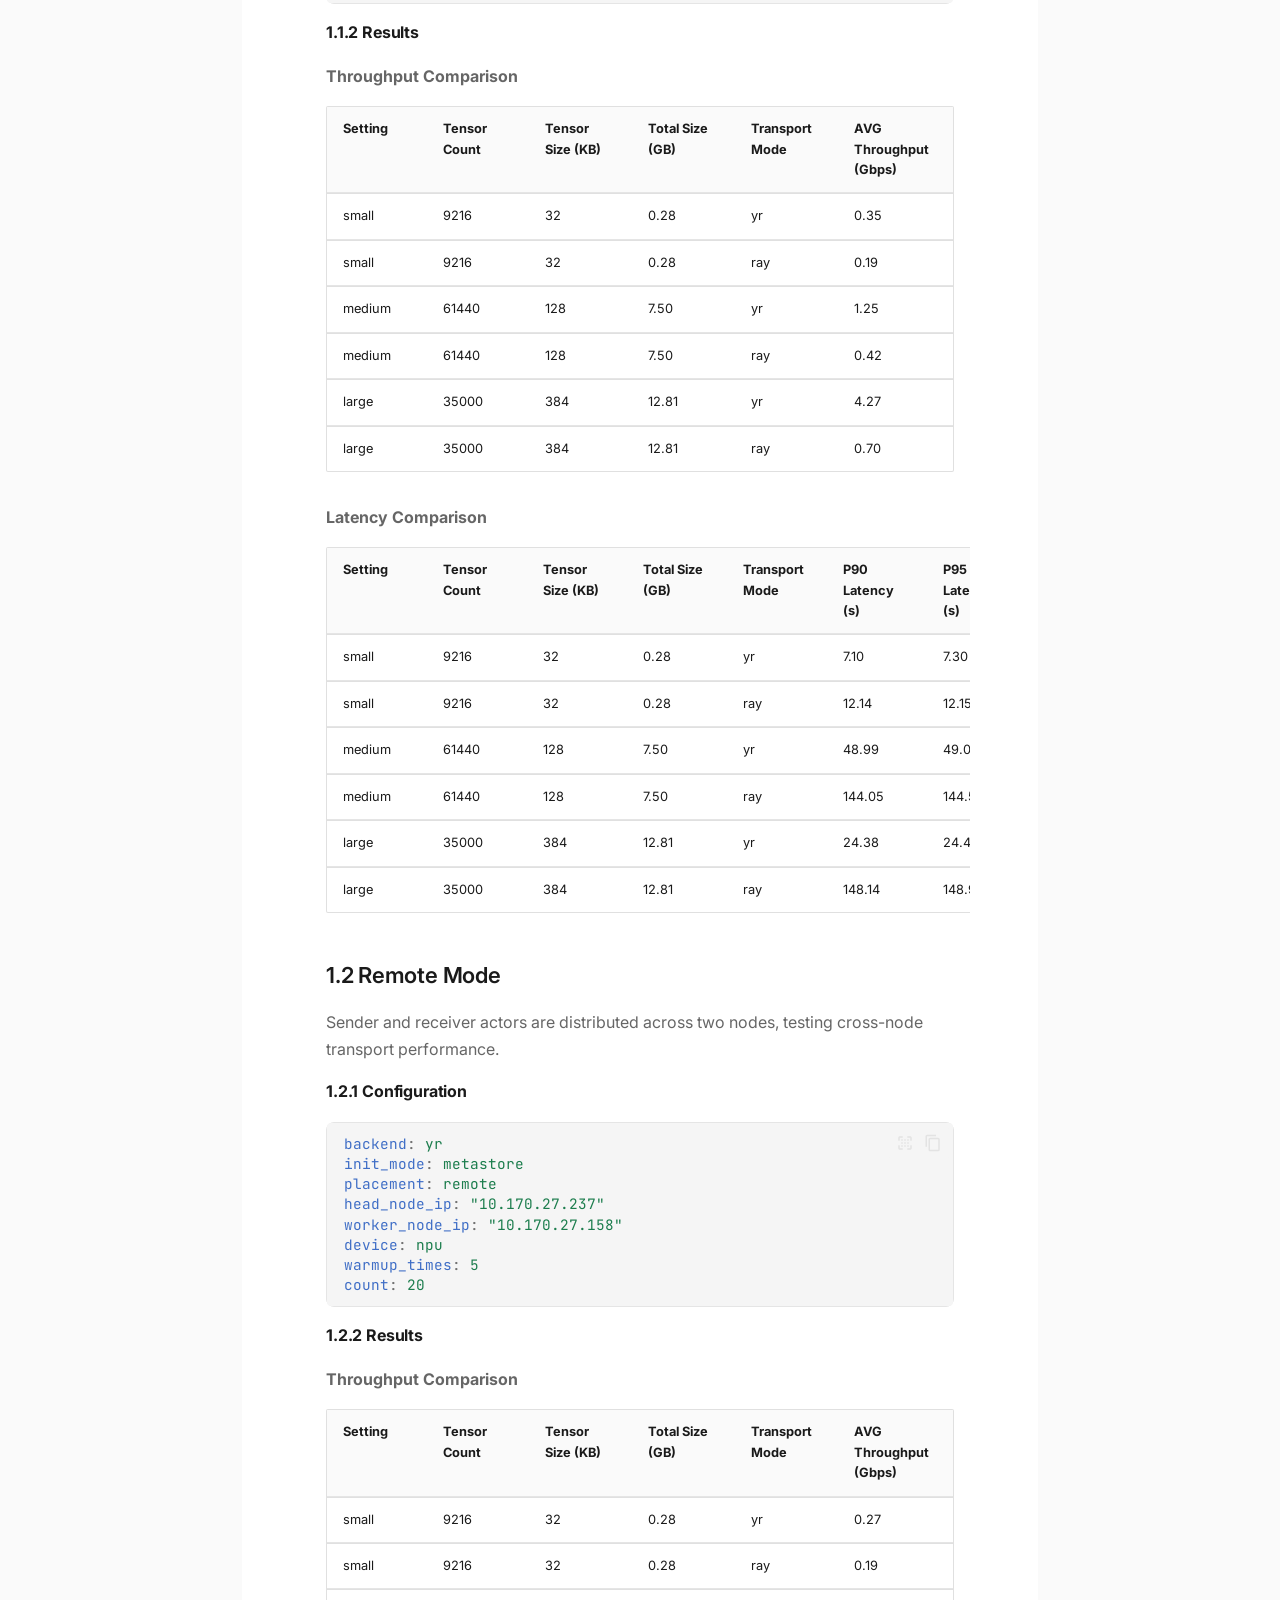
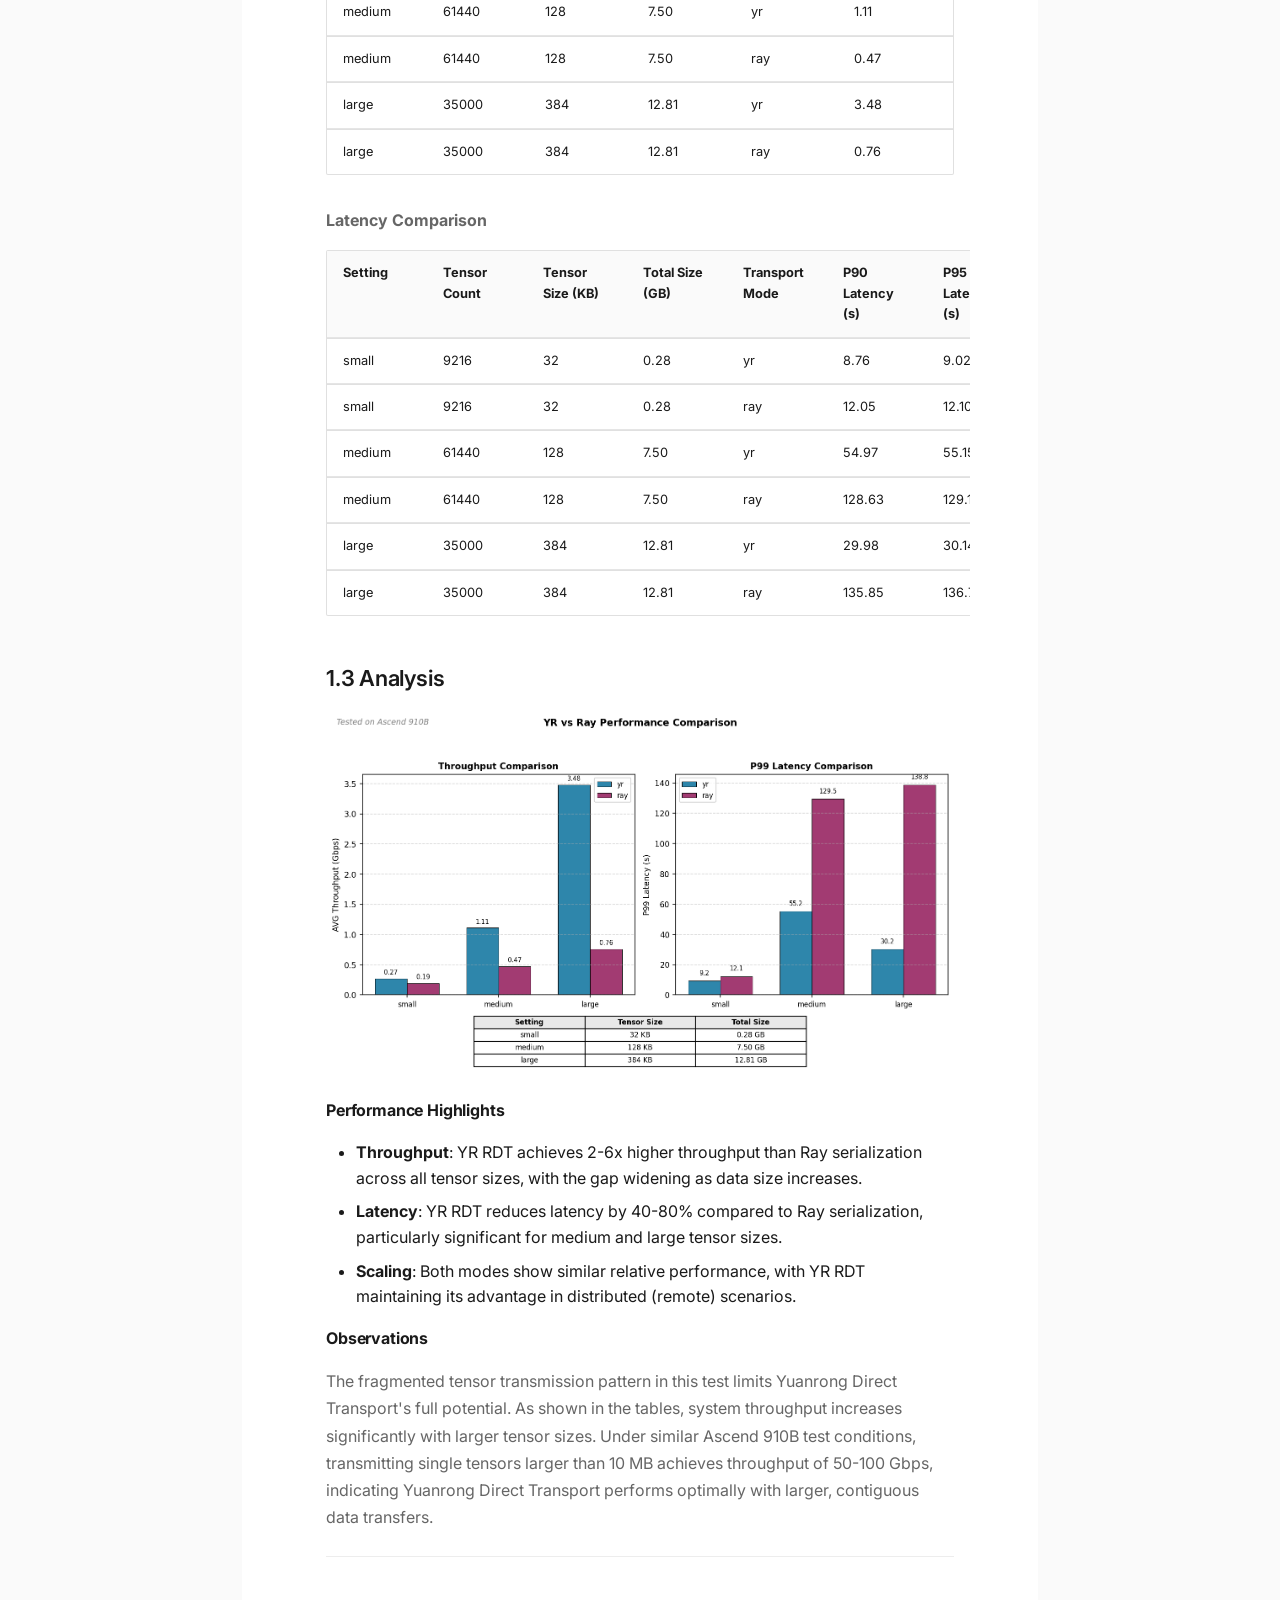
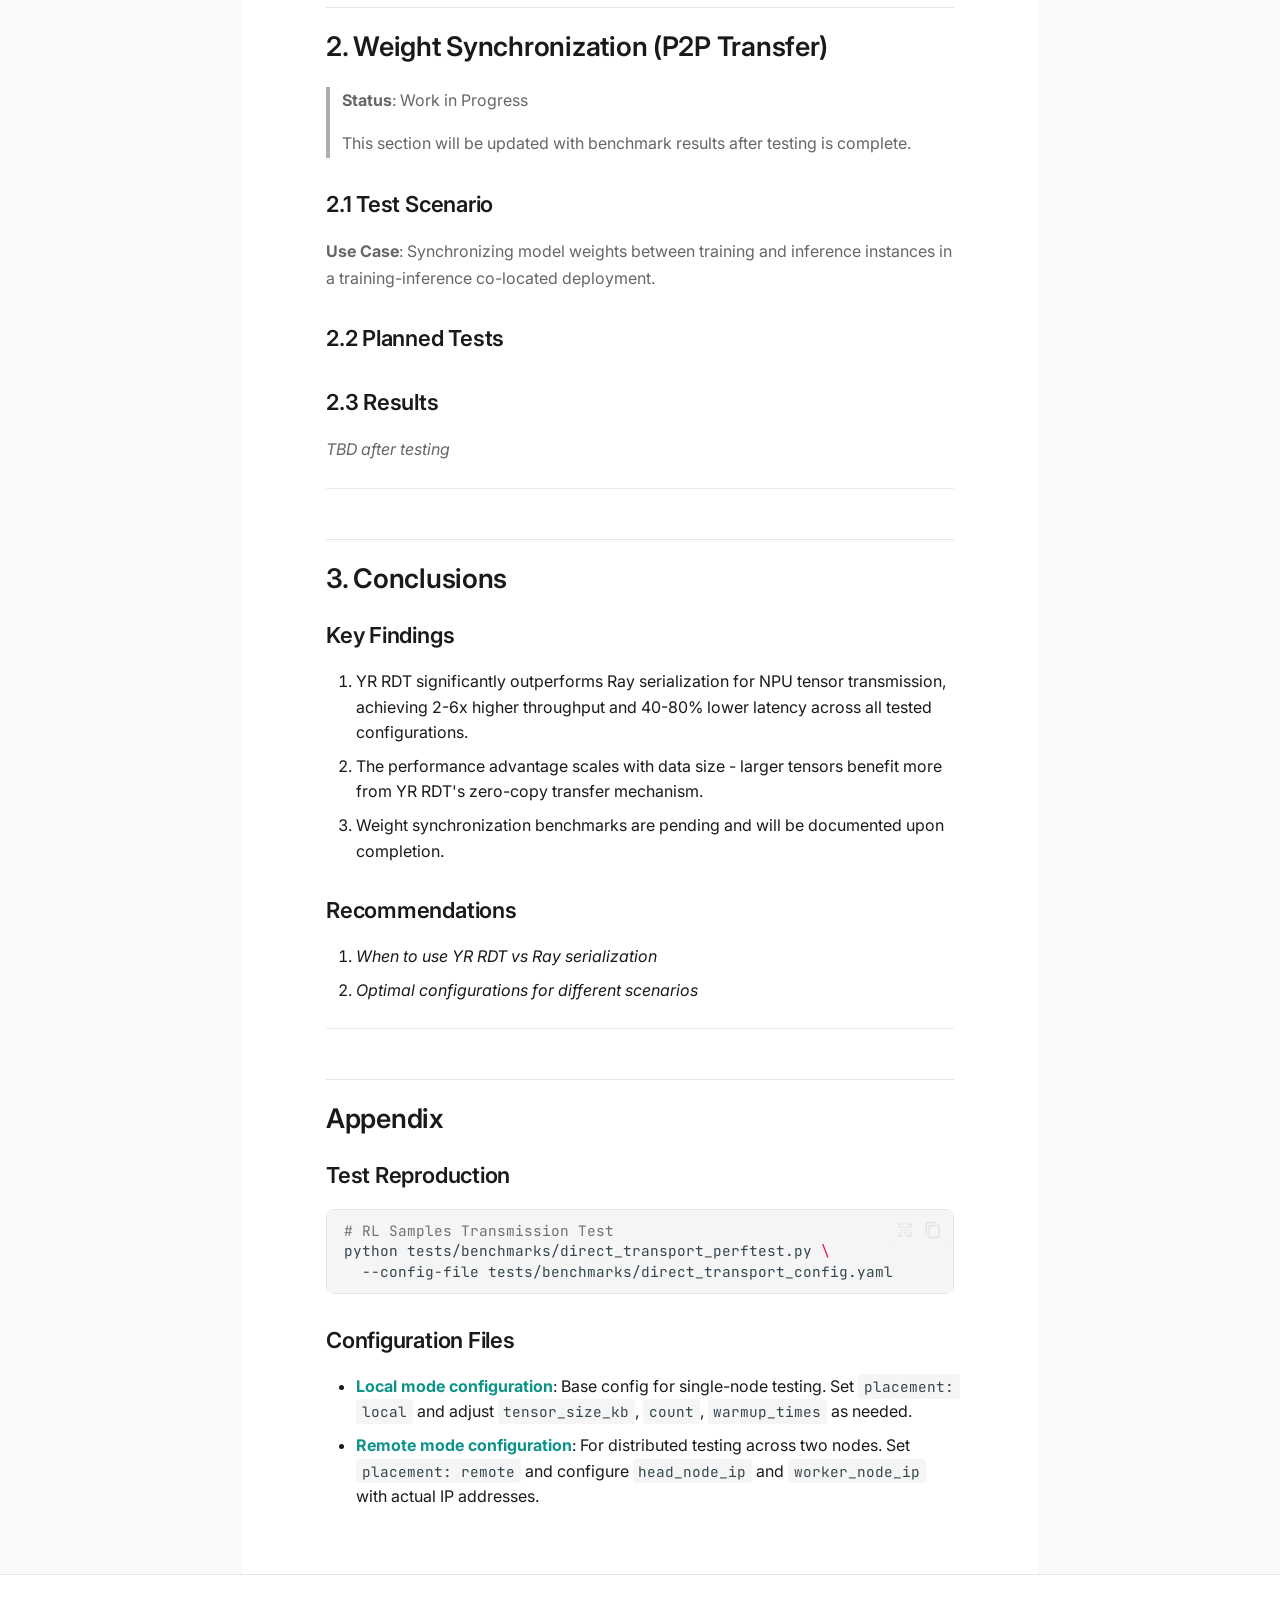
<file: developer_guide/performance_benchmark_report/index.html>
<!doctype html>
<html lang="en" class="no-js">
  <head>
    
      <meta charset="utf-8">
      <meta name="viewport" content="width=device-width,initial-scale=1">
      
        <meta name="description" content="Ray Ascend">
      
      
        <meta name="author" content="ray-ascend">
      
      
      
        <link rel="prev" href="../performance_testing/">
      
      
      
        
      
      
      <link rel="icon" href="../../logo/ray-ascend-logo.png">
      <meta name="generator" content="mkdocs-1.6.1, mkdocs-material-9.7.6">
    
    
      
        <title>Performance Benchmark Report - ray-ascend</title>
      
    
    
      <link rel="stylesheet" href="../../assets/stylesheets/main.484c7ddc.min.css">
      
        
        <link rel="stylesheet" href="../../assets/stylesheets/palette.ab4e12ef.min.css">
      
      


    
    
      
    
    
      
        
        
        <link rel="preconnect" href="https://fonts.gstatic.com" crossorigin>
        <link rel="stylesheet" href="https://fonts.googleapis.com/css?family=Inter:300,300i,400,400i,700,700i%7CJetBrains+Mono:400,400i,700,700i&display=fallback">
        <style>:root{--md-text-font:"Inter";--md-code-font:"JetBrains Mono"}</style>
      
    
    
      <link rel="stylesheet" href="../../stylesheets/extra.css">
    
    <script>__md_scope=new URL("../..",location),__md_hash=e=>[...e].reduce(((e,_)=>(e<<5)-e+_.charCodeAt(0)),0),__md_get=(e,_=localStorage,t=__md_scope)=>JSON.parse(_.getItem(t.pathname+"."+e)),__md_set=(e,_,t=localStorage,a=__md_scope)=>{try{t.setItem(a.pathname+"."+e,JSON.stringify(_))}catch(e){}}</script>
    
      

    
    
  </head>
  
  
    
    
      
    
    
    
    
    <body dir="ltr" data-md-color-scheme="default" data-md-color-primary="white" data-md-color-accent="teal">
  
    
    <input class="md-toggle" data-md-toggle="drawer" type="checkbox" id="__drawer" autocomplete="off">
    <input class="md-toggle" data-md-toggle="search" type="checkbox" id="__search" autocomplete="off">
    <label class="md-overlay" for="__drawer"></label>
    <div data-md-component="skip">
      
        
        <a href="#performance-benchmark-report" class="md-skip">
          Skip to content
        </a>
      
    </div>
    <div data-md-component="announce">
      
    </div>
    
    
      

<header class="md-header" data-md-component="header">
  <nav class="md-header__inner md-grid" aria-label="Header">
    <a href="../.." title="ray-ascend" class="md-header__button md-logo" aria-label="ray-ascend" data-md-component="logo">
      
  <img src="../../logo/ray-ascend-logo.png" alt="logo">

    </a>
    <label class="md-header__button md-icon" for="__drawer">
      
      <svg xmlns="http://www.w3.org/2000/svg" viewBox="0 0 24 24"><path d="M3 6h18v2H3zm0 5h18v2H3zm0 5h18v2H3z"/></svg>
    </label>
    <div class="md-header__title" data-md-component="header-title">
      <div class="md-header__ellipsis">
        <div class="md-header__topic">
          <span class="md-ellipsis">
            ray-ascend
          </span>
        </div>
        <div class="md-header__topic" data-md-component="header-topic">
          <span class="md-ellipsis">
            
              Performance Benchmark Report
            
          </span>
        </div>
      </div>
    </div>
    
      
        <form class="md-header__option" data-md-component="palette">
  
    
    
    
    <input class="md-option" data-md-color-media="(prefers-color-scheme: light)" data-md-color-scheme="default" data-md-color-primary="white" data-md-color-accent="teal"  aria-label="Switch to dark mode"  type="radio" name="__palette" id="__palette_0">
    
      <label class="md-header__button md-icon" title="Switch to dark mode" for="__palette_1" hidden>
        <svg xmlns="http://www.w3.org/2000/svg" viewBox="0 0 24 24"><path d="m17.75 4.09-2.53 1.94.91 3.06-2.63-1.81-2.63 1.81.91-3.06-2.53-1.94L12.44 4l1.06-3 1.06 3zm3.5 6.91-1.64 1.25.59 1.98-1.7-1.17-1.7 1.17.59-1.98L15.75 11l2.06-.05L18.5 9l.69 1.95zm-2.28 4.95c.83-.08 1.72 1.1 1.19 1.85-.32.45-.66.87-1.08 1.27C15.17 23 8.84 23 4.94 19.07c-3.91-3.9-3.91-10.24 0-14.14.4-.4.82-.76 1.27-1.08.75-.53 1.93.36 1.85 1.19-.27 2.86.69 5.83 2.89 8.02a9.96 9.96 0 0 0 8.02 2.89m-1.64 2.02a12.08 12.08 0 0 1-7.8-3.47c-2.17-2.19-3.33-5-3.49-7.82-2.81 3.14-2.7 7.96.31 10.98 3.02 3.01 7.84 3.12 10.98.31"/></svg>
      </label>
    
  
    
    
    
    <input class="md-option" data-md-color-media="(prefers-color-scheme: dark)" data-md-color-scheme="slate" data-md-color-primary="black" data-md-color-accent="teal"  aria-label="Switch to light mode"  type="radio" name="__palette" id="__palette_1">
    
      <label class="md-header__button md-icon" title="Switch to light mode" for="__palette_0" hidden>
        <svg xmlns="http://www.w3.org/2000/svg" viewBox="0 0 24 24"><path d="M12 7a5 5 0 0 1 5 5 5 5 0 0 1-5 5 5 5 0 0 1-5-5 5 5 0 0 1 5-5m0 2a3 3 0 0 0-3 3 3 3 0 0 0 3 3 3 3 0 0 0 3-3 3 3 0 0 0-3-3m0-7 2.39 3.42C13.65 5.15 12.84 5 12 5s-1.65.15-2.39.42zM3.34 7l4.16-.35A7.2 7.2 0 0 0 5.94 8.5c-.44.74-.69 1.5-.83 2.29zm.02 10 1.76-3.77a7.131 7.131 0 0 0 2.38 4.14zM20.65 7l-1.77 3.79a7.02 7.02 0 0 0-2.38-4.15zm-.01 10-4.14.36c.59-.51 1.12-1.14 1.54-1.86.42-.73.69-1.5.83-2.29zM12 22l-2.41-3.44c.74.27 1.55.44 2.41.44.82 0 1.63-.17 2.37-.44z"/></svg>
      </label>
    
  
</form>
      
    
    
      <script>var palette=__md_get("__palette");if(palette&&palette.color){if("(prefers-color-scheme)"===palette.color.media){var media=matchMedia("(prefers-color-scheme: light)"),input=document.querySelector(media.matches?"[data-md-color-media='(prefers-color-scheme: light)']":"[data-md-color-media='(prefers-color-scheme: dark)']");palette.color.media=input.getAttribute("data-md-color-media"),palette.color.scheme=input.getAttribute("data-md-color-scheme"),palette.color.primary=input.getAttribute("data-md-color-primary"),palette.color.accent=input.getAttribute("data-md-color-accent")}for(var[key,value]of Object.entries(palette.color))document.body.setAttribute("data-md-color-"+key,value)}</script>
    
    
    
      
      
        <label class="md-header__button md-icon" for="__search">
          
          <svg xmlns="http://www.w3.org/2000/svg" viewBox="0 0 24 24"><path d="M9.5 3A6.5 6.5 0 0 1 16 9.5c0 1.61-.59 3.09-1.56 4.23l.27.27h.79l5 5-1.5 1.5-5-5v-.79l-.27-.27A6.52 6.52 0 0 1 9.5 16 6.5 6.5 0 0 1 3 9.5 6.5 6.5 0 0 1 9.5 3m0 2C7 5 5 7 5 9.5S7 14 9.5 14 14 12 14 9.5 12 5 9.5 5"/></svg>
        </label>
        <div class="md-search" data-md-component="search" role="dialog">
  <label class="md-search__overlay" for="__search"></label>
  <div class="md-search__inner" role="search">
    <form class="md-search__form" name="search">
      <input type="text" class="md-search__input" name="query" aria-label="Search" placeholder="Search" autocapitalize="off" autocorrect="off" autocomplete="off" spellcheck="false" data-md-component="search-query" required>
      <label class="md-search__icon md-icon" for="__search">
        
        <svg xmlns="http://www.w3.org/2000/svg" viewBox="0 0 24 24"><path d="M9.5 3A6.5 6.5 0 0 1 16 9.5c0 1.61-.59 3.09-1.56 4.23l.27.27h.79l5 5-1.5 1.5-5-5v-.79l-.27-.27A6.52 6.52 0 0 1 9.5 16 6.5 6.5 0 0 1 3 9.5 6.5 6.5 0 0 1 9.5 3m0 2C7 5 5 7 5 9.5S7 14 9.5 14 14 12 14 9.5 12 5 9.5 5"/></svg>
        
        <svg xmlns="http://www.w3.org/2000/svg" viewBox="0 0 24 24"><path d="M20 11v2H8l5.5 5.5-1.42 1.42L4.16 12l7.92-7.92L13.5 5.5 8 11z"/></svg>
      </label>
      <nav class="md-search__options" aria-label="Search">
        
          <a href="javascript:void(0)" class="md-search__icon md-icon" title="Share" aria-label="Share" data-clipboard data-clipboard-text="" data-md-component="search-share" tabindex="-1">
            
            <svg xmlns="http://www.w3.org/2000/svg" viewBox="0 0 24 24"><path d="M18 16.08c-.76 0-1.44.3-1.96.77L8.91 12.7c.05-.23.09-.46.09-.7s-.04-.47-.09-.7l7.05-4.11c.54.5 1.25.81 2.04.81a3 3 0 0 0 3-3 3 3 0 0 0-3-3 3 3 0 0 0-3 3c0 .24.04.47.09.7L8.04 9.81C7.5 9.31 6.79 9 6 9a3 3 0 0 0-3 3 3 3 0 0 0 3 3c.79 0 1.5-.31 2.04-.81l7.12 4.15c-.05.21-.08.43-.08.66 0 1.61 1.31 2.91 2.92 2.91s2.92-1.3 2.92-2.91A2.92 2.92 0 0 0 18 16.08"/></svg>
          </a>
        
        <button type="reset" class="md-search__icon md-icon" title="Clear" aria-label="Clear" tabindex="-1">
          
          <svg xmlns="http://www.w3.org/2000/svg" viewBox="0 0 24 24"><path d="M19 6.41 17.59 5 12 10.59 6.41 5 5 6.41 10.59 12 5 17.59 6.41 19 12 13.41 17.59 19 19 17.59 13.41 12z"/></svg>
        </button>
      </nav>
      
        <div class="md-search__suggest" data-md-component="search-suggest"></div>
      
    </form>
    <div class="md-search__output">
      <div class="md-search__scrollwrap" tabindex="0" data-md-scrollfix>
        <div class="md-search-result" data-md-component="search-result">
          <div class="md-search-result__meta">
            Initializing search
          </div>
          <ol class="md-search-result__list" role="presentation"></ol>
        </div>
      </div>
    </div>
  </div>
</div>
      
    
    
  </nav>
  
</header>
    
    <div class="md-container" data-md-component="container">
      
      
        
          
            
<nav class="md-tabs" aria-label="Tabs" data-md-component="tabs">
  <div class="md-grid">
    <ul class="md-tabs__list">
      
        
  
  
  
  
    <li class="md-tabs__item">
      <a href="../.." class="md-tabs__link">
        
  
  
    
  
  Home

      </a>
    </li>
  

      
        
  
  
  
  
    
    
      <li class="md-tabs__item">
        <a href="../../user_guide/" class="md-tabs__link">
          
  
  
  User Guide

        </a>
      </li>
    
  

      
        
  
  
  
    
  
  
    
    
      <li class="md-tabs__item md-tabs__item--active">
        <a href="../" class="md-tabs__link">
          
  
  
  Developer Guide

        </a>
      </li>
    
  

      
    </ul>
  </div>
</nav>
          
        
      
      <main class="md-main" data-md-component="main">
        <div class="md-main__inner md-grid">
          
            
              
              <div class="md-sidebar md-sidebar--primary" data-md-component="sidebar" data-md-type="navigation" >
                <div class="md-sidebar__scrollwrap">
                  <div class="md-sidebar__inner">
                    


  


<nav class="md-nav md-nav--primary md-nav--lifted" aria-label="Navigation" data-md-level="0">
  <label class="md-nav__title" for="__drawer">
    <a href="../.." title="ray-ascend" class="md-nav__button md-logo" aria-label="ray-ascend" data-md-component="logo">
      
  <img src="../../logo/ray-ascend-logo.png" alt="logo">

    </a>
    ray-ascend
  </label>
  
  <ul class="md-nav__list" data-md-scrollfix>
    
      
      
  
  
  
  
    <li class="md-nav__item">
      <a href="../.." class="md-nav__link">
        
  
  
  <span class="md-ellipsis">
    
  
    Home
  

    
  </span>
  
  

      </a>
    </li>
  

    
      
      
  
  
  
  
    
    
    
    
      
      
        
      
    
    
    <li class="md-nav__item md-nav__item--nested">
      
        
        
          
        
        <input class="md-nav__toggle md-toggle md-toggle--indeterminate" type="checkbox" id="__nav_2" >
        
          
          <label class="md-nav__link" for="__nav_2" id="__nav_2_label" tabindex="0">
            
  
  
  <span class="md-ellipsis">
    
  
    User Guide
  

    
  </span>
  
  

            <span class="md-nav__icon md-icon"></span>
          </label>
        
        <nav class="md-nav" data-md-level="1" aria-labelledby="__nav_2_label" aria-expanded="false">
          <label class="md-nav__title" for="__nav_2">
            <span class="md-nav__icon md-icon"></span>
            
  
    User Guide
  

          </label>
          <ul class="md-nav__list" data-md-scrollfix>
            
              
                
  
  
  
  
    <li class="md-nav__item">
      <a href="../../user_guide/" class="md-nav__link">
        
  
  
  <span class="md-ellipsis">
    
  
    Overview
  

    
  </span>
  
  

      </a>
    </li>
  

              
            
              
                
  
  
  
  
    <li class="md-nav__item">
      <a href="../../user_guide/installation/" class="md-nav__link">
        
  
  
  <span class="md-ellipsis">
    
  
    Installation
  

    
  </span>
  
  

      </a>
    </li>
  

              
            
              
                
  
  
  
  
    <li class="md-nav__item">
      <a href="../../user_guide/hccl_collective/" class="md-nav__link">
        
  
  
  <span class="md-ellipsis">
    
  
    HCCL Collective Communication
  

    
  </span>
  
  

      </a>
    </li>
  

              
            
              
                
  
  
  
  
    <li class="md-nav__item">
      <a href="../../user_guide/yr_transport/" class="md-nav__link">
        
  
  
  <span class="md-ellipsis">
    
  
    YR Direct Transport
  

    
  </span>
  
  

      </a>
    </li>
  

              
            
              
                
  
  
  
  
    <li class="md-nav__item">
      <a href="../../user_guide/api_reference/" class="md-nav__link">
        
  
  
  <span class="md-ellipsis">
    
  
    API Reference
  

    
  </span>
  
  

      </a>
    </li>
  

              
            
              
                
  
  
  
  
    <li class="md-nav__item">
      <a href="../../user_guide/best_practices/" class="md-nav__link">
        
  
  
  <span class="md-ellipsis">
    
  
    Best Practices
  

    
  </span>
  
  

      </a>
    </li>
  

              
            
          </ul>
        </nav>
      
    </li>
  

    
      
      
  
  
    
  
  
  
    
    
    
    
      
        
        
      
      
        
      
    
    
    <li class="md-nav__item md-nav__item--active md-nav__item--section md-nav__item--nested">
      
        
        
        <input class="md-nav__toggle md-toggle " type="checkbox" id="__nav_3" checked>
        
          
          <label class="md-nav__link" for="__nav_3" id="__nav_3_label" tabindex="">
            
  
  
  <span class="md-ellipsis">
    
  
    Developer Guide
  

    
  </span>
  
  

            <span class="md-nav__icon md-icon"></span>
          </label>
        
        <nav class="md-nav" data-md-level="1" aria-labelledby="__nav_3_label" aria-expanded="true">
          <label class="md-nav__title" for="__nav_3">
            <span class="md-nav__icon md-icon"></span>
            
  
    Developer Guide
  

          </label>
          <ul class="md-nav__list" data-md-scrollfix>
            
              
                
  
  
  
  
    <li class="md-nav__item">
      <a href="../" class="md-nav__link">
        
  
  
  <span class="md-ellipsis">
    
  
    Overview
  

    
  </span>
  
  

      </a>
    </li>
  

              
            
              
                
  
  
  
  
    <li class="md-nav__item">
      <a href="../setup/" class="md-nav__link">
        
  
  
  <span class="md-ellipsis">
    
  
    Setup
  

    
  </span>
  
  

      </a>
    </li>
  

              
            
              
                
  
  
  
  
    <li class="md-nav__item">
      <a href="../contributing/" class="md-nav__link">
        
  
  
  <span class="md-ellipsis">
    
  
    Contributing
  

    
  </span>
  
  

      </a>
    </li>
  

              
            
              
                
  
  
  
  
    <li class="md-nav__item">
      <a href="../performance_testing/" class="md-nav__link">
        
  
  
  <span class="md-ellipsis">
    
  
    Performance Testing
  

    
  </span>
  
  

      </a>
    </li>
  

              
            
              
                
  
  
    
  
  
  
    <li class="md-nav__item md-nav__item--active">
      
      <input class="md-nav__toggle md-toggle" type="checkbox" id="__toc">
      
      
        
      
      
        <label class="md-nav__link md-nav__link--active" for="__toc">
          
  
  
  <span class="md-ellipsis">
    
  
    Performance Benchmark Report
  

    
  </span>
  
  

          <span class="md-nav__icon md-icon"></span>
        </label>
      
      <a href="./" class="md-nav__link md-nav__link--active">
        
  
  
  <span class="md-ellipsis">
    
  
    Performance Benchmark Report
  

    
  </span>
  
  

      </a>
      
        

  

<nav class="md-nav md-nav--secondary" aria-label="On this page">
  
  
  
    
  
  
    <label class="md-nav__title" for="__toc">
      <span class="md-nav__icon md-icon"></span>
      On this page
    </label>
    <ul class="md-nav__list" data-md-component="toc" data-md-scrollfix>
      
        <li class="md-nav__item">
  <a href="#test-environment" class="md-nav__link">
    <span class="md-ellipsis">
      
        Test Environment
      
    </span>
  </a>
  
    <nav class="md-nav" aria-label="Test Environment">
      <ul class="md-nav__list">
        
          <li class="md-nav__item">
  <a href="#hardware" class="md-nav__link">
    <span class="md-ellipsis">
      
        Hardware
      
    </span>
  </a>
  
</li>
        
          <li class="md-nav__item">
  <a href="#software" class="md-nav__link">
    <span class="md-ellipsis">
      
        Software
      
    </span>
  </a>
  
</li>
        
      </ul>
    </nav>
  
</li>
      
        <li class="md-nav__item">
  <a href="#1-rl-samples-transmission" class="md-nav__link">
    <span class="md-ellipsis">
      
        1. RL Samples Transmission
      
    </span>
  </a>
  
    <nav class="md-nav" aria-label="1. RL Samples Transmission">
      <ul class="md-nav__list">
        
          <li class="md-nav__item">
  <a href="#11-local-mode" class="md-nav__link">
    <span class="md-ellipsis">
      
        1.1 Local Mode
      
    </span>
  </a>
  
    <nav class="md-nav" aria-label="1.1 Local Mode">
      <ul class="md-nav__list">
        
          <li class="md-nav__item">
  <a href="#111-configuration" class="md-nav__link">
    <span class="md-ellipsis">
      
        1.1.1 Configuration
      
    </span>
  </a>
  
</li>
        
          <li class="md-nav__item">
  <a href="#112-results" class="md-nav__link">
    <span class="md-ellipsis">
      
        1.1.2 Results
      
    </span>
  </a>
  
</li>
        
      </ul>
    </nav>
  
</li>
        
          <li class="md-nav__item">
  <a href="#12-remote-mode" class="md-nav__link">
    <span class="md-ellipsis">
      
        1.2 Remote Mode
      
    </span>
  </a>
  
    <nav class="md-nav" aria-label="1.2 Remote Mode">
      <ul class="md-nav__list">
        
          <li class="md-nav__item">
  <a href="#121-configuration" class="md-nav__link">
    <span class="md-ellipsis">
      
        1.2.1 Configuration
      
    </span>
  </a>
  
</li>
        
          <li class="md-nav__item">
  <a href="#122-results" class="md-nav__link">
    <span class="md-ellipsis">
      
        1.2.2 Results
      
    </span>
  </a>
  
</li>
        
      </ul>
    </nav>
  
</li>
        
          <li class="md-nav__item">
  <a href="#13-analysis" class="md-nav__link">
    <span class="md-ellipsis">
      
        1.3 Analysis
      
    </span>
  </a>
  
    <nav class="md-nav" aria-label="1.3 Analysis">
      <ul class="md-nav__list">
        
          <li class="md-nav__item">
  <a href="#performance-highlights" class="md-nav__link">
    <span class="md-ellipsis">
      
        Performance Highlights
      
    </span>
  </a>
  
</li>
        
          <li class="md-nav__item">
  <a href="#observations" class="md-nav__link">
    <span class="md-ellipsis">
      
        Observations
      
    </span>
  </a>
  
</li>
        
      </ul>
    </nav>
  
</li>
        
      </ul>
    </nav>
  
</li>
      
        <li class="md-nav__item">
  <a href="#2-weight-synchronization-p2p-transfer" class="md-nav__link">
    <span class="md-ellipsis">
      
        2. Weight Synchronization (P2P Transfer)
      
    </span>
  </a>
  
    <nav class="md-nav" aria-label="2. Weight Synchronization (P2P Transfer)">
      <ul class="md-nav__list">
        
          <li class="md-nav__item">
  <a href="#21-test-scenario" class="md-nav__link">
    <span class="md-ellipsis">
      
        2.1 Test Scenario
      
    </span>
  </a>
  
</li>
        
          <li class="md-nav__item">
  <a href="#22-planned-tests" class="md-nav__link">
    <span class="md-ellipsis">
      
        2.2 Planned Tests
      
    </span>
  </a>
  
</li>
        
          <li class="md-nav__item">
  <a href="#23-results" class="md-nav__link">
    <span class="md-ellipsis">
      
        2.3 Results
      
    </span>
  </a>
  
</li>
        
      </ul>
    </nav>
  
</li>
      
        <li class="md-nav__item">
  <a href="#3-conclusions" class="md-nav__link">
    <span class="md-ellipsis">
      
        3. Conclusions
      
    </span>
  </a>
  
    <nav class="md-nav" aria-label="3. Conclusions">
      <ul class="md-nav__list">
        
          <li class="md-nav__item">
  <a href="#key-findings" class="md-nav__link">
    <span class="md-ellipsis">
      
        Key Findings
      
    </span>
  </a>
  
</li>
        
          <li class="md-nav__item">
  <a href="#recommendations" class="md-nav__link">
    <span class="md-ellipsis">
      
        Recommendations
      
    </span>
  </a>
  
</li>
        
      </ul>
    </nav>
  
</li>
      
        <li class="md-nav__item">
  <a href="#appendix" class="md-nav__link">
    <span class="md-ellipsis">
      
        Appendix
      
    </span>
  </a>
  
    <nav class="md-nav" aria-label="Appendix">
      <ul class="md-nav__list">
        
          <li class="md-nav__item">
  <a href="#test-reproduction" class="md-nav__link">
    <span class="md-ellipsis">
      
        Test Reproduction
      
    </span>
  </a>
  
</li>
        
          <li class="md-nav__item">
  <a href="#configuration-files" class="md-nav__link">
    <span class="md-ellipsis">
      
        Configuration Files
      
    </span>
  </a>
  
</li>
        
      </ul>
    </nav>
  
</li>
      
    </ul>
  
</nav>
      
    </li>
  

              
            
          </ul>
        </nav>
      
    </li>
  

    
  </ul>
</nav>
                  </div>
                </div>
              </div>
            
            
              
              <div class="md-sidebar md-sidebar--secondary" data-md-component="sidebar" data-md-type="toc" >
                <div class="md-sidebar__scrollwrap">
                  <div class="md-sidebar__inner">
                    

  

<nav class="md-nav md-nav--secondary" aria-label="On this page">
  
  
  
    
  
  
    <label class="md-nav__title" for="__toc">
      <span class="md-nav__icon md-icon"></span>
      On this page
    </label>
    <ul class="md-nav__list" data-md-component="toc" data-md-scrollfix>
      
        <li class="md-nav__item">
  <a href="#test-environment" class="md-nav__link">
    <span class="md-ellipsis">
      
        Test Environment
      
    </span>
  </a>
  
    <nav class="md-nav" aria-label="Test Environment">
      <ul class="md-nav__list">
        
          <li class="md-nav__item">
  <a href="#hardware" class="md-nav__link">
    <span class="md-ellipsis">
      
        Hardware
      
    </span>
  </a>
  
</li>
        
          <li class="md-nav__item">
  <a href="#software" class="md-nav__link">
    <span class="md-ellipsis">
      
        Software
      
    </span>
  </a>
  
</li>
        
      </ul>
    </nav>
  
</li>
      
        <li class="md-nav__item">
  <a href="#1-rl-samples-transmission" class="md-nav__link">
    <span class="md-ellipsis">
      
        1. RL Samples Transmission
      
    </span>
  </a>
  
    <nav class="md-nav" aria-label="1. RL Samples Transmission">
      <ul class="md-nav__list">
        
          <li class="md-nav__item">
  <a href="#11-local-mode" class="md-nav__link">
    <span class="md-ellipsis">
      
        1.1 Local Mode
      
    </span>
  </a>
  
    <nav class="md-nav" aria-label="1.1 Local Mode">
      <ul class="md-nav__list">
        
          <li class="md-nav__item">
  <a href="#111-configuration" class="md-nav__link">
    <span class="md-ellipsis">
      
        1.1.1 Configuration
      
    </span>
  </a>
  
</li>
        
          <li class="md-nav__item">
  <a href="#112-results" class="md-nav__link">
    <span class="md-ellipsis">
      
        1.1.2 Results
      
    </span>
  </a>
  
</li>
        
      </ul>
    </nav>
  
</li>
        
          <li class="md-nav__item">
  <a href="#12-remote-mode" class="md-nav__link">
    <span class="md-ellipsis">
      
        1.2 Remote Mode
      
    </span>
  </a>
  
    <nav class="md-nav" aria-label="1.2 Remote Mode">
      <ul class="md-nav__list">
        
          <li class="md-nav__item">
  <a href="#121-configuration" class="md-nav__link">
    <span class="md-ellipsis">
      
        1.2.1 Configuration
      
    </span>
  </a>
  
</li>
        
          <li class="md-nav__item">
  <a href="#122-results" class="md-nav__link">
    <span class="md-ellipsis">
      
        1.2.2 Results
      
    </span>
  </a>
  
</li>
        
      </ul>
    </nav>
  
</li>
        
          <li class="md-nav__item">
  <a href="#13-analysis" class="md-nav__link">
    <span class="md-ellipsis">
      
        1.3 Analysis
      
    </span>
  </a>
  
    <nav class="md-nav" aria-label="1.3 Analysis">
      <ul class="md-nav__list">
        
          <li class="md-nav__item">
  <a href="#performance-highlights" class="md-nav__link">
    <span class="md-ellipsis">
      
        Performance Highlights
      
    </span>
  </a>
  
</li>
        
          <li class="md-nav__item">
  <a href="#observations" class="md-nav__link">
    <span class="md-ellipsis">
      
        Observations
      
    </span>
  </a>
  
</li>
        
      </ul>
    </nav>
  
</li>
        
      </ul>
    </nav>
  
</li>
      
        <li class="md-nav__item">
  <a href="#2-weight-synchronization-p2p-transfer" class="md-nav__link">
    <span class="md-ellipsis">
      
        2. Weight Synchronization (P2P Transfer)
      
    </span>
  </a>
  
    <nav class="md-nav" aria-label="2. Weight Synchronization (P2P Transfer)">
      <ul class="md-nav__list">
        
          <li class="md-nav__item">
  <a href="#21-test-scenario" class="md-nav__link">
    <span class="md-ellipsis">
      
        2.1 Test Scenario
      
    </span>
  </a>
  
</li>
        
          <li class="md-nav__item">
  <a href="#22-planned-tests" class="md-nav__link">
    <span class="md-ellipsis">
      
        2.2 Planned Tests
      
    </span>
  </a>
  
</li>
        
          <li class="md-nav__item">
  <a href="#23-results" class="md-nav__link">
    <span class="md-ellipsis">
      
        2.3 Results
      
    </span>
  </a>
  
</li>
        
      </ul>
    </nav>
  
</li>
      
        <li class="md-nav__item">
  <a href="#3-conclusions" class="md-nav__link">
    <span class="md-ellipsis">
      
        3. Conclusions
      
    </span>
  </a>
  
    <nav class="md-nav" aria-label="3. Conclusions">
      <ul class="md-nav__list">
        
          <li class="md-nav__item">
  <a href="#key-findings" class="md-nav__link">
    <span class="md-ellipsis">
      
        Key Findings
      
    </span>
  </a>
  
</li>
        
          <li class="md-nav__item">
  <a href="#recommendations" class="md-nav__link">
    <span class="md-ellipsis">
      
        Recommendations
      
    </span>
  </a>
  
</li>
        
      </ul>
    </nav>
  
</li>
      
        <li class="md-nav__item">
  <a href="#appendix" class="md-nav__link">
    <span class="md-ellipsis">
      
        Appendix
      
    </span>
  </a>
  
    <nav class="md-nav" aria-label="Appendix">
      <ul class="md-nav__list">
        
          <li class="md-nav__item">
  <a href="#test-reproduction" class="md-nav__link">
    <span class="md-ellipsis">
      
        Test Reproduction
      
    </span>
  </a>
  
</li>
        
          <li class="md-nav__item">
  <a href="#configuration-files" class="md-nav__link">
    <span class="md-ellipsis">
      
        Configuration Files
      
    </span>
  </a>
  
</li>
        
      </ul>
    </nav>
  
</li>
      
    </ul>
  
</nav>
                  </div>
                </div>
              </div>
            
          
          
            <div class="md-content" data-md-component="content">
              
              <article class="md-content__inner md-typeset">
                
                  



<h1 id="performance-benchmark-report">Performance Benchmark Report<a class="headerlink" href="#performance-benchmark-report" title="Permanent link">&para;</a></h1>
<blockquote>
<p><em>Last updated: 05/14/2026</em></p>
</blockquote>
<p>This report documents the performance benchmark results for Ray-Ascend's core data
transport capabilities, focusing on post-training RL sample transmission and training-
inference weight synchronization.</p>
<h2 id="test-environment">Test Environment<a class="headerlink" href="#test-environment" title="Permanent link">&para;</a></h2>
<h3 id="hardware">Hardware<a class="headerlink" href="#hardware" title="Permanent link">&para;</a></h3>
<table>
<thead>
<tr>
<th>Component</th>
<th>Specification</th>
</tr>
</thead>
<tbody>
<tr>
<td>NPU Model</td>
<td><em>Ascend 910B</em></td>
</tr>
<tr>
<td>Node Count</td>
<td><em>2 nodes</em></td>
</tr>
</tbody>
</table>
<h3 id="software">Software<a class="headerlink" href="#software" title="Permanent link">&para;</a></h3>
<table>
<thead>
<tr>
<th>Component</th>
<th>Version</th>
</tr>
</thead>
<tbody>
<tr>
<td>CANN</td>
<td><em>8.3.RC1</em></td>
</tr>
<tr>
<td>Ray</td>
<td><em>2.55.1</em></td>
</tr>
<tr>
<td>Ray-Ascend</td>
<td><em>0.1.0</em></td>
</tr>
<tr>
<td>Python</td>
<td><em>3.10.16</em></td>
</tr>
</tbody>
</table>
<hr />
<h2 id="1-rl-samples-transmission">1. RL Samples Transmission<a class="headerlink" href="#1-rl-samples-transmission" title="Permanent link">&para;</a></h2>
<p>This benchmark compares the performance of Yuanrong Direct Transport against Ray's
default serialization for NPU tensor transmission in post-training RL scenarios.</p>
<h3 id="11-local-mode">1.1 Local Mode<a class="headerlink" href="#11-local-mode" title="Permanent link">&para;</a></h3>
<p>Sender and receiver actors are colocated on the same node, utilizing local memory
transfer.</p>
<h4 id="111-configuration">1.1.1 Configuration<a class="headerlink" href="#111-configuration" title="Permanent link">&para;</a></h4>
<div class="language-yaml highlight"><pre><span></span><code><span id="__span-0-1"><a id="__codelineno-0-1" name="__codelineno-0-1" href="#__codelineno-0-1"></a><span class="nt">backend</span><span class="p">:</span><span class="w"> </span><span class="l l-Scalar l-Scalar-Plain">yr</span>
</span><span id="__span-0-2"><a id="__codelineno-0-2" name="__codelineno-0-2" href="#__codelineno-0-2"></a><span class="nt">init_mode</span><span class="p">:</span><span class="w"> </span><span class="l l-Scalar l-Scalar-Plain">metastore</span>
</span><span id="__span-0-3"><a id="__codelineno-0-3" name="__codelineno-0-3" href="#__codelineno-0-3"></a><span class="nt">placement</span><span class="p">:</span><span class="w"> </span><span class="l l-Scalar l-Scalar-Plain">local</span>
</span><span id="__span-0-4"><a id="__codelineno-0-4" name="__codelineno-0-4" href="#__codelineno-0-4"></a><span class="nt">device</span><span class="p">:</span><span class="w"> </span><span class="l l-Scalar l-Scalar-Plain">npu</span>
</span><span id="__span-0-5"><a id="__codelineno-0-5" name="__codelineno-0-5" href="#__codelineno-0-5"></a><span class="nt">warmup_times</span><span class="p">:</span><span class="w"> </span><span class="l l-Scalar l-Scalar-Plain">5</span>
</span><span id="__span-0-6"><a id="__codelineno-0-6" name="__codelineno-0-6" href="#__codelineno-0-6"></a><span class="nt">count</span><span class="p">:</span><span class="w"> </span><span class="l l-Scalar l-Scalar-Plain">20</span>
</span></code></pre></div>
<h4 id="112-results">1.1.2 Results<a class="headerlink" href="#112-results" title="Permanent link">&para;</a></h4>
<p><strong>Throughput Comparison</strong></p>
<table>
<thead>
<tr>
<th style="text-align: left;">Setting</th>
<th style="text-align: left;">Tensor Count</th>
<th style="text-align: left;">Tensor Size (KB)</th>
<th style="text-align: left;">Total Size (GB)</th>
<th style="text-align: left;">Transport Mode</th>
<th style="text-align: left;">AVG Throughput (Gbps)</th>
</tr>
</thead>
<tbody>
<tr>
<td style="text-align: left;">small</td>
<td style="text-align: left;">9216</td>
<td style="text-align: left;">32</td>
<td style="text-align: left;">0.28</td>
<td style="text-align: left;">yr</td>
<td style="text-align: left;">0.35</td>
</tr>
<tr>
<td style="text-align: left;">small</td>
<td style="text-align: left;">9216</td>
<td style="text-align: left;">32</td>
<td style="text-align: left;">0.28</td>
<td style="text-align: left;">ray</td>
<td style="text-align: left;">0.19</td>
</tr>
<tr>
<td style="text-align: left;">medium</td>
<td style="text-align: left;">61440</td>
<td style="text-align: left;">128</td>
<td style="text-align: left;">7.50</td>
<td style="text-align: left;">yr</td>
<td style="text-align: left;">1.25</td>
</tr>
<tr>
<td style="text-align: left;">medium</td>
<td style="text-align: left;">61440</td>
<td style="text-align: left;">128</td>
<td style="text-align: left;">7.50</td>
<td style="text-align: left;">ray</td>
<td style="text-align: left;">0.42</td>
</tr>
<tr>
<td style="text-align: left;">large</td>
<td style="text-align: left;">35000</td>
<td style="text-align: left;">384</td>
<td style="text-align: left;">12.81</td>
<td style="text-align: left;">yr</td>
<td style="text-align: left;">4.27</td>
</tr>
<tr>
<td style="text-align: left;">large</td>
<td style="text-align: left;">35000</td>
<td style="text-align: left;">384</td>
<td style="text-align: left;">12.81</td>
<td style="text-align: left;">ray</td>
<td style="text-align: left;">0.70</td>
</tr>
</tbody>
</table>
<p><strong>Latency Comparison</strong></p>
<table>
<thead>
<tr>
<th style="text-align: left;">Setting</th>
<th style="text-align: left;">Tensor Count</th>
<th style="text-align: left;">Tensor Size (KB)</th>
<th style="text-align: left;">Total Size (GB)</th>
<th style="text-align: left;">Transport Mode</th>
<th style="text-align: left;">P90 Latency (s)</th>
<th style="text-align: left;">P95 Latency (s)</th>
<th style="text-align: left;">P99 Latency (s)</th>
</tr>
</thead>
<tbody>
<tr>
<td style="text-align: left;">small</td>
<td style="text-align: left;">9216</td>
<td style="text-align: left;">32</td>
<td style="text-align: left;">0.28</td>
<td style="text-align: left;">yr</td>
<td style="text-align: left;">7.10</td>
<td style="text-align: left;">7.30</td>
<td style="text-align: left;">7.33</td>
</tr>
<tr>
<td style="text-align: left;">small</td>
<td style="text-align: left;">9216</td>
<td style="text-align: left;">32</td>
<td style="text-align: left;">0.28</td>
<td style="text-align: left;">ray</td>
<td style="text-align: left;">12.14</td>
<td style="text-align: left;">12.15</td>
<td style="text-align: left;">12.27</td>
</tr>
<tr>
<td style="text-align: left;">medium</td>
<td style="text-align: left;">61440</td>
<td style="text-align: left;">128</td>
<td style="text-align: left;">7.50</td>
<td style="text-align: left;">yr</td>
<td style="text-align: left;">48.99</td>
<td style="text-align: left;">49.09</td>
<td style="text-align: left;">49.17</td>
</tr>
<tr>
<td style="text-align: left;">medium</td>
<td style="text-align: left;">61440</td>
<td style="text-align: left;">128</td>
<td style="text-align: left;">7.50</td>
<td style="text-align: left;">ray</td>
<td style="text-align: left;">144.05</td>
<td style="text-align: left;">144.54</td>
<td style="text-align: left;">152.03</td>
</tr>
<tr>
<td style="text-align: left;">large</td>
<td style="text-align: left;">35000</td>
<td style="text-align: left;">384</td>
<td style="text-align: left;">12.81</td>
<td style="text-align: left;">yr</td>
<td style="text-align: left;">24.38</td>
<td style="text-align: left;">24.46</td>
<td style="text-align: left;">24.76</td>
</tr>
<tr>
<td style="text-align: left;">large</td>
<td style="text-align: left;">35000</td>
<td style="text-align: left;">384</td>
<td style="text-align: left;">12.81</td>
<td style="text-align: left;">ray</td>
<td style="text-align: left;">148.14</td>
<td style="text-align: left;">148.90</td>
<td style="text-align: left;">149.16</td>
</tr>
</tbody>
</table>
<h3 id="12-remote-mode">1.2 Remote Mode<a class="headerlink" href="#12-remote-mode" title="Permanent link">&para;</a></h3>
<p>Sender and receiver actors are distributed across two nodes, testing cross-node
transport performance.</p>
<h4 id="121-configuration">1.2.1 Configuration<a class="headerlink" href="#121-configuration" title="Permanent link">&para;</a></h4>
<div class="language-yaml highlight"><pre><span></span><code><span id="__span-1-1"><a id="__codelineno-1-1" name="__codelineno-1-1" href="#__codelineno-1-1"></a><span class="nt">backend</span><span class="p">:</span><span class="w"> </span><span class="l l-Scalar l-Scalar-Plain">yr</span>
</span><span id="__span-1-2"><a id="__codelineno-1-2" name="__codelineno-1-2" href="#__codelineno-1-2"></a><span class="nt">init_mode</span><span class="p">:</span><span class="w"> </span><span class="l l-Scalar l-Scalar-Plain">metastore</span>
</span><span id="__span-1-3"><a id="__codelineno-1-3" name="__codelineno-1-3" href="#__codelineno-1-3"></a><span class="nt">placement</span><span class="p">:</span><span class="w"> </span><span class="l l-Scalar l-Scalar-Plain">remote</span>
</span><span id="__span-1-4"><a id="__codelineno-1-4" name="__codelineno-1-4" href="#__codelineno-1-4"></a><span class="nt">head_node_ip</span><span class="p">:</span><span class="w"> </span><span class="s">&quot;10.170.27.237&quot;</span>
</span><span id="__span-1-5"><a id="__codelineno-1-5" name="__codelineno-1-5" href="#__codelineno-1-5"></a><span class="nt">worker_node_ip</span><span class="p">:</span><span class="w"> </span><span class="s">&quot;10.170.27.158&quot;</span>
</span><span id="__span-1-6"><a id="__codelineno-1-6" name="__codelineno-1-6" href="#__codelineno-1-6"></a><span class="nt">device</span><span class="p">:</span><span class="w"> </span><span class="l l-Scalar l-Scalar-Plain">npu</span>
</span><span id="__span-1-7"><a id="__codelineno-1-7" name="__codelineno-1-7" href="#__codelineno-1-7"></a><span class="nt">warmup_times</span><span class="p">:</span><span class="w"> </span><span class="l l-Scalar l-Scalar-Plain">5</span>
</span><span id="__span-1-8"><a id="__codelineno-1-8" name="__codelineno-1-8" href="#__codelineno-1-8"></a><span class="nt">count</span><span class="p">:</span><span class="w"> </span><span class="l l-Scalar l-Scalar-Plain">20</span>
</span></code></pre></div>
<h4 id="122-results">1.2.2 Results<a class="headerlink" href="#122-results" title="Permanent link">&para;</a></h4>
<p><strong>Throughput Comparison</strong></p>
<table>
<thead>
<tr>
<th>Setting</th>
<th>Tensor Count</th>
<th>Tensor Size (KB)</th>
<th>Total Size (GB)</th>
<th>Transport Mode</th>
<th>AVG Throughput (Gbps)</th>
</tr>
</thead>
<tbody>
<tr>
<td>small</td>
<td>9216</td>
<td>32</td>
<td>0.28</td>
<td>yr</td>
<td>0.27</td>
</tr>
<tr>
<td>small</td>
<td>9216</td>
<td>32</td>
<td>0.28</td>
<td>ray</td>
<td>0.19</td>
</tr>
<tr>
<td>medium</td>
<td>61440</td>
<td>128</td>
<td>7.50</td>
<td>yr</td>
<td>1.11</td>
</tr>
<tr>
<td>medium</td>
<td>61440</td>
<td>128</td>
<td>7.50</td>
<td>ray</td>
<td>0.47</td>
</tr>
<tr>
<td>large</td>
<td>35000</td>
<td>384</td>
<td>12.81</td>
<td>yr</td>
<td>3.48</td>
</tr>
<tr>
<td>large</td>
<td>35000</td>
<td>384</td>
<td>12.81</td>
<td>ray</td>
<td>0.76</td>
</tr>
</tbody>
</table>
<p><strong>Latency Comparison</strong></p>
<table>
<thead>
<tr>
<th>Setting</th>
<th>Tensor Count</th>
<th>Tensor Size (KB)</th>
<th>Total Size (GB)</th>
<th>Transport Mode</th>
<th>P90 Latency (s)</th>
<th>P95 Latency (s)</th>
<th>P99 Latency (s)</th>
</tr>
</thead>
<tbody>
<tr>
<td>small</td>
<td>9216</td>
<td>32</td>
<td>0.28</td>
<td>yr</td>
<td>8.76</td>
<td>9.02</td>
<td>9.25</td>
</tr>
<tr>
<td>small</td>
<td>9216</td>
<td>32</td>
<td>0.28</td>
<td>ray</td>
<td>12.05</td>
<td>12.10</td>
<td>12.14</td>
</tr>
<tr>
<td>medium</td>
<td>61440</td>
<td>128</td>
<td>7.50</td>
<td>yr</td>
<td>54.97</td>
<td>55.15</td>
<td>55.22</td>
</tr>
<tr>
<td>medium</td>
<td>61440</td>
<td>128</td>
<td>7.50</td>
<td>ray</td>
<td>128.63</td>
<td>129.16</td>
<td>129.54</td>
</tr>
<tr>
<td>large</td>
<td>35000</td>
<td>384</td>
<td>12.81</td>
<td>yr</td>
<td>29.98</td>
<td>30.14</td>
<td>30.18</td>
</tr>
<tr>
<td>large</td>
<td>35000</td>
<td>384</td>
<td>12.81</td>
<td>ray</td>
<td>135.85</td>
<td>136.74</td>
<td>138.81</td>
</tr>
</tbody>
</table>
<h3 id="13-analysis">1.3 Analysis<a class="headerlink" href="#13-analysis" title="Permanent link">&para;</a></h3>
<p><img alt="Throughput and Latency Comparison" src="../images/comparison.png" /></p>
<h4 id="performance-highlights">Performance Highlights<a class="headerlink" href="#performance-highlights" title="Permanent link">&para;</a></h4>
<ul>
<li><strong>Throughput</strong>: YR RDT achieves 2-6x higher throughput than Ray serialization across
  all tensor sizes, with the gap widening as data size increases.</li>
<li><strong>Latency</strong>: YR RDT reduces latency by 40-80% compared to Ray serialization,
  particularly significant for medium and large tensor sizes.</li>
<li><strong>Scaling</strong>: Both modes show similar relative performance, with YR RDT maintaining its
  advantage in distributed (remote) scenarios.</li>
</ul>
<h4 id="observations">Observations<a class="headerlink" href="#observations" title="Permanent link">&para;</a></h4>
<p>The fragmented tensor transmission pattern in this test limits Yuanrong Direct
Transport's full potential. As shown in the tables, system throughput increases
significantly with larger tensor sizes. Under similar Ascend 910B test conditions,
transmitting single tensors larger than 10 MB achieves throughput of 50-100 Gbps,
indicating Yuanrong Direct Transport performs optimally with larger, contiguous data
transfers.</p>
<hr />
<h2 id="2-weight-synchronization-p2p-transfer">2. Weight Synchronization (P2P Transfer)<a class="headerlink" href="#2-weight-synchronization-p2p-transfer" title="Permanent link">&para;</a></h2>
<blockquote>
<p><strong>Status</strong>: Work in Progress</p>
<p>This section will be updated with benchmark results after testing is complete.</p>
</blockquote>
<h3 id="21-test-scenario">2.1 Test Scenario<a class="headerlink" href="#21-test-scenario" title="Permanent link">&para;</a></h3>
<p><strong>Use Case</strong>: Synchronizing model weights between training and inference instances in a
training-inference co-located deployment.</p>
<h3 id="22-planned-tests">2.2 Planned Tests<a class="headerlink" href="#22-planned-tests" title="Permanent link">&para;</a></h3>
<h3 id="23-results">2.3 Results<a class="headerlink" href="#23-results" title="Permanent link">&para;</a></h3>
<p><em>TBD after testing</em></p>
<hr />
<h2 id="3-conclusions">3. Conclusions<a class="headerlink" href="#3-conclusions" title="Permanent link">&para;</a></h2>
<h3 id="key-findings">Key Findings<a class="headerlink" href="#key-findings" title="Permanent link">&para;</a></h3>
<ol>
<li>YR RDT significantly outperforms Ray serialization for NPU tensor transmission,
   achieving 2-6x higher throughput and 40-80% lower latency across all tested
   configurations.</li>
<li>The performance advantage scales with data size - larger tensors benefit more from YR
   RDT's zero-copy transfer mechanism.</li>
<li>Weight synchronization benchmarks are pending and will be documented upon completion.</li>
</ol>
<h3 id="recommendations">Recommendations<a class="headerlink" href="#recommendations" title="Permanent link">&para;</a></h3>
<ol>
<li><em>When to use YR RDT vs Ray serialization</em></li>
<li><em>Optimal configurations for different scenarios</em></li>
</ol>
<hr />
<h2 id="appendix">Appendix<a class="headerlink" href="#appendix" title="Permanent link">&para;</a></h2>
<h3 id="test-reproduction">Test Reproduction<a class="headerlink" href="#test-reproduction" title="Permanent link">&para;</a></h3>
<div class="language-bash highlight"><pre><span></span><code><span id="__span-2-1"><a id="__codelineno-2-1" name="__codelineno-2-1" href="#__codelineno-2-1"></a><span class="c1"># RL Samples Transmission Test</span>
</span><span id="__span-2-2"><a id="__codelineno-2-2" name="__codelineno-2-2" href="#__codelineno-2-2"></a>python<span class="w"> </span>tests/benchmarks/direct_transport_perftest.py<span class="w"> </span><span class="se">\</span>
</span><span id="__span-2-3"><a id="__codelineno-2-3" name="__codelineno-2-3" href="#__codelineno-2-3"></a><span class="w">  </span>--config-file<span class="w"> </span>tests/benchmarks/direct_transport_config.yaml
</span></code></pre></div>
<h3 id="configuration-files">Configuration Files<a class="headerlink" href="#configuration-files" title="Permanent link">&para;</a></h3>
<ul>
<li><strong><a href="../../../tests/benchmarks/direct_transport_config.yaml">Local mode configuration</a></strong>:
  Base config for single-node testing. Set <code>placement: local</code> and adjust
  <code>tensor_size_kb</code>, <code>count</code>, <code>warmup_times</code> as needed.</li>
<li><strong><a href="../../../tests/benchmarks/direct_transport_config.yaml">Remote mode configuration</a></strong>:
  For distributed testing across two nodes. Set <code>placement: remote</code> and configure
  <code>head_node_ip</code> and <code>worker_node_ip</code> with actual IP addresses.</li>
</ul>












                
              </article>
            </div>
          
          
<script>var target=document.getElementById(location.hash.slice(1));target&&target.name&&(target.checked=target.name.startsWith("__tabbed_"))</script>
        </div>
        
          <button type="button" class="md-top md-icon" data-md-component="top" hidden>
  
  <svg xmlns="http://www.w3.org/2000/svg" viewBox="0 0 24 24"><path d="M13 20h-2V8l-5.5 5.5-1.42-1.42L12 4.16l7.92 7.92-1.42 1.42L13 8z"/></svg>
  Back to top
</button>
        
      </main>
      
        <footer class="md-footer">
  
  <div class="md-footer-meta md-typeset">
    <div class="md-footer-meta__inner md-grid">
      <div class="md-copyright">
  
  
    Made with
    <a href="https://squidfunk.github.io/mkdocs-material/" target="_blank" rel="noopener">
      Material for MkDocs
    </a>
  
</div>
      
        
<div class="md-social">
  
    
    
    
    
      
      
    
    <a href="https://gitcode.com/Ascend/ray-ascend" target="_blank" rel="noopener" title="gitcode.com" class="md-social__link">
      <svg xmlns="http://www.w3.org/2000/svg" viewBox="0 0 448 512"><!--! Font Awesome Free 7.1.0 by @fontawesome - https://fontawesome.com License - https://fontawesome.com/license/free (Icons: CC BY 4.0, Fonts: SIL OFL 1.1, Code: MIT License) Copyright 2025 Fonticons, Inc.--><path d="M439.6 236.1 244 40.5c-5.4-5.5-12.8-8.5-20.4-8.5s-15 3-20.4 8.4L162.5 81l51.5 51.5c27.1-9.1 52.7 16.8 43.4 43.7l49.7 49.7c34.2-11.8 61.2 31 35.5 56.7-26.5 26.5-70.2-2.9-56-37.3L240.3 199v121.9c25.3 12.5 22.3 41.8 9.1 55-6.4 6.4-15.2 10.1-24.3 10.1s-17.8-3.6-24.3-10.1c-17.6-17.6-11.1-46.9 11.2-56v-123c-20.8-8.5-24.6-30.7-18.6-45L142.6 101 8.5 235.1C3 240.6 0 247.9 0 255.5s3 15 8.5 20.4l195.6 195.7c5.4 5.4 12.7 8.4 20.4 8.4s15-3 20.4-8.4l194.7-194.7c5.4-5.4 8.4-12.8 8.4-20.4s-3-15-8.4-20.4"/></svg>
    </a>
  
</div>
      
    </div>
  </div>
</footer>
      
    </div>
    <div class="md-dialog" data-md-component="dialog">
      <div class="md-dialog__inner md-typeset"></div>
    </div>
    
    
    
      
      
      <script id="__config" type="application/json">{"annotate": null, "base": "../..", "features": ["navigation.instant", "navigation.tabs", "navigation.sections", "navigation.expand", "navigation.top", "toc.follow", "search.suggest", "search.highlight", "search.share", "content.code.copy", "content.code.select"], "search": "../../assets/javascripts/workers/search.2c215733.min.js", "tags": null, "translations": {"clipboard.copied": "Copied to clipboard", "clipboard.copy": "Copy to clipboard", "search.result.more.one": "1 more on this page", "search.result.more.other": "# more on this page", "search.result.none": "No matching documents", "search.result.one": "1 matching document", "search.result.other": "# matching documents", "search.result.placeholder": "Type to start searching", "search.result.term.missing": "Missing", "select.version": "Select version"}, "version": null}</script>
    
    
      <script src="../../assets/javascripts/bundle.79ae519e.min.js"></script>
      
    
  </body>
</html>
</file>
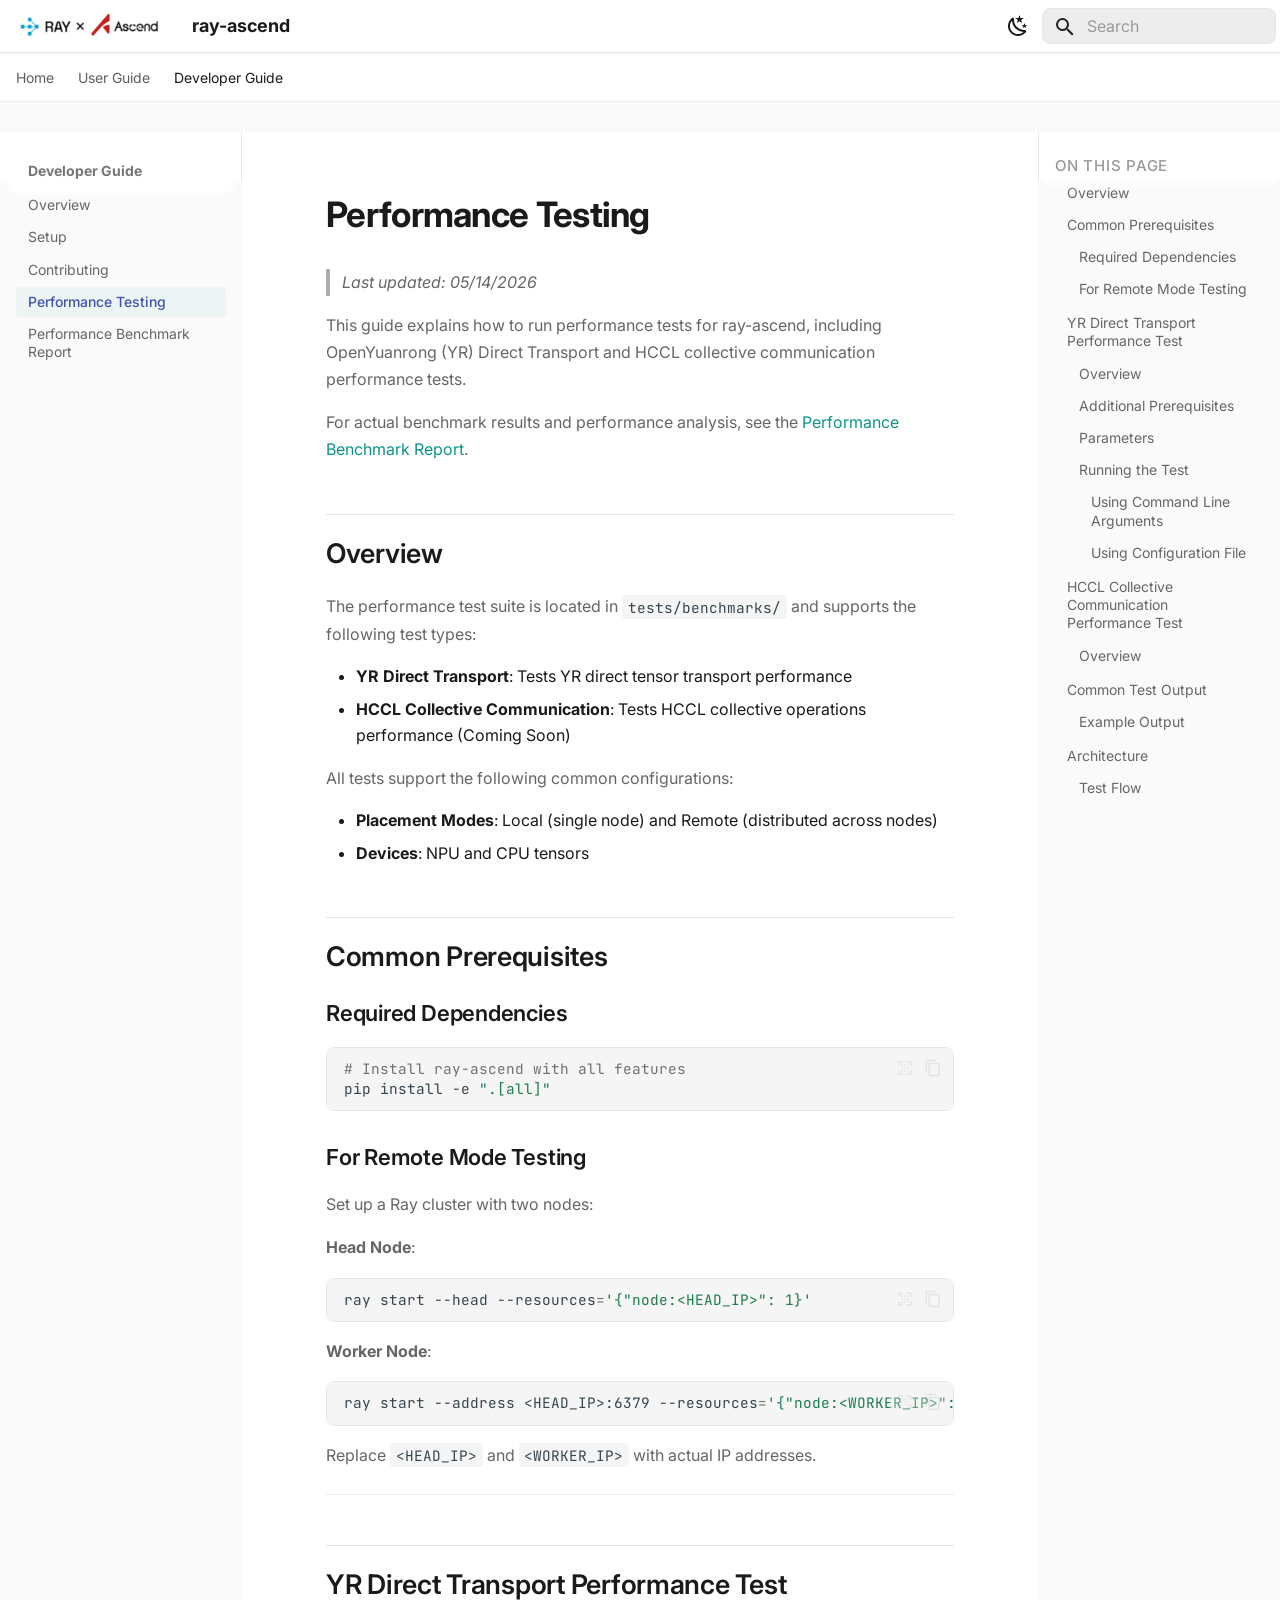
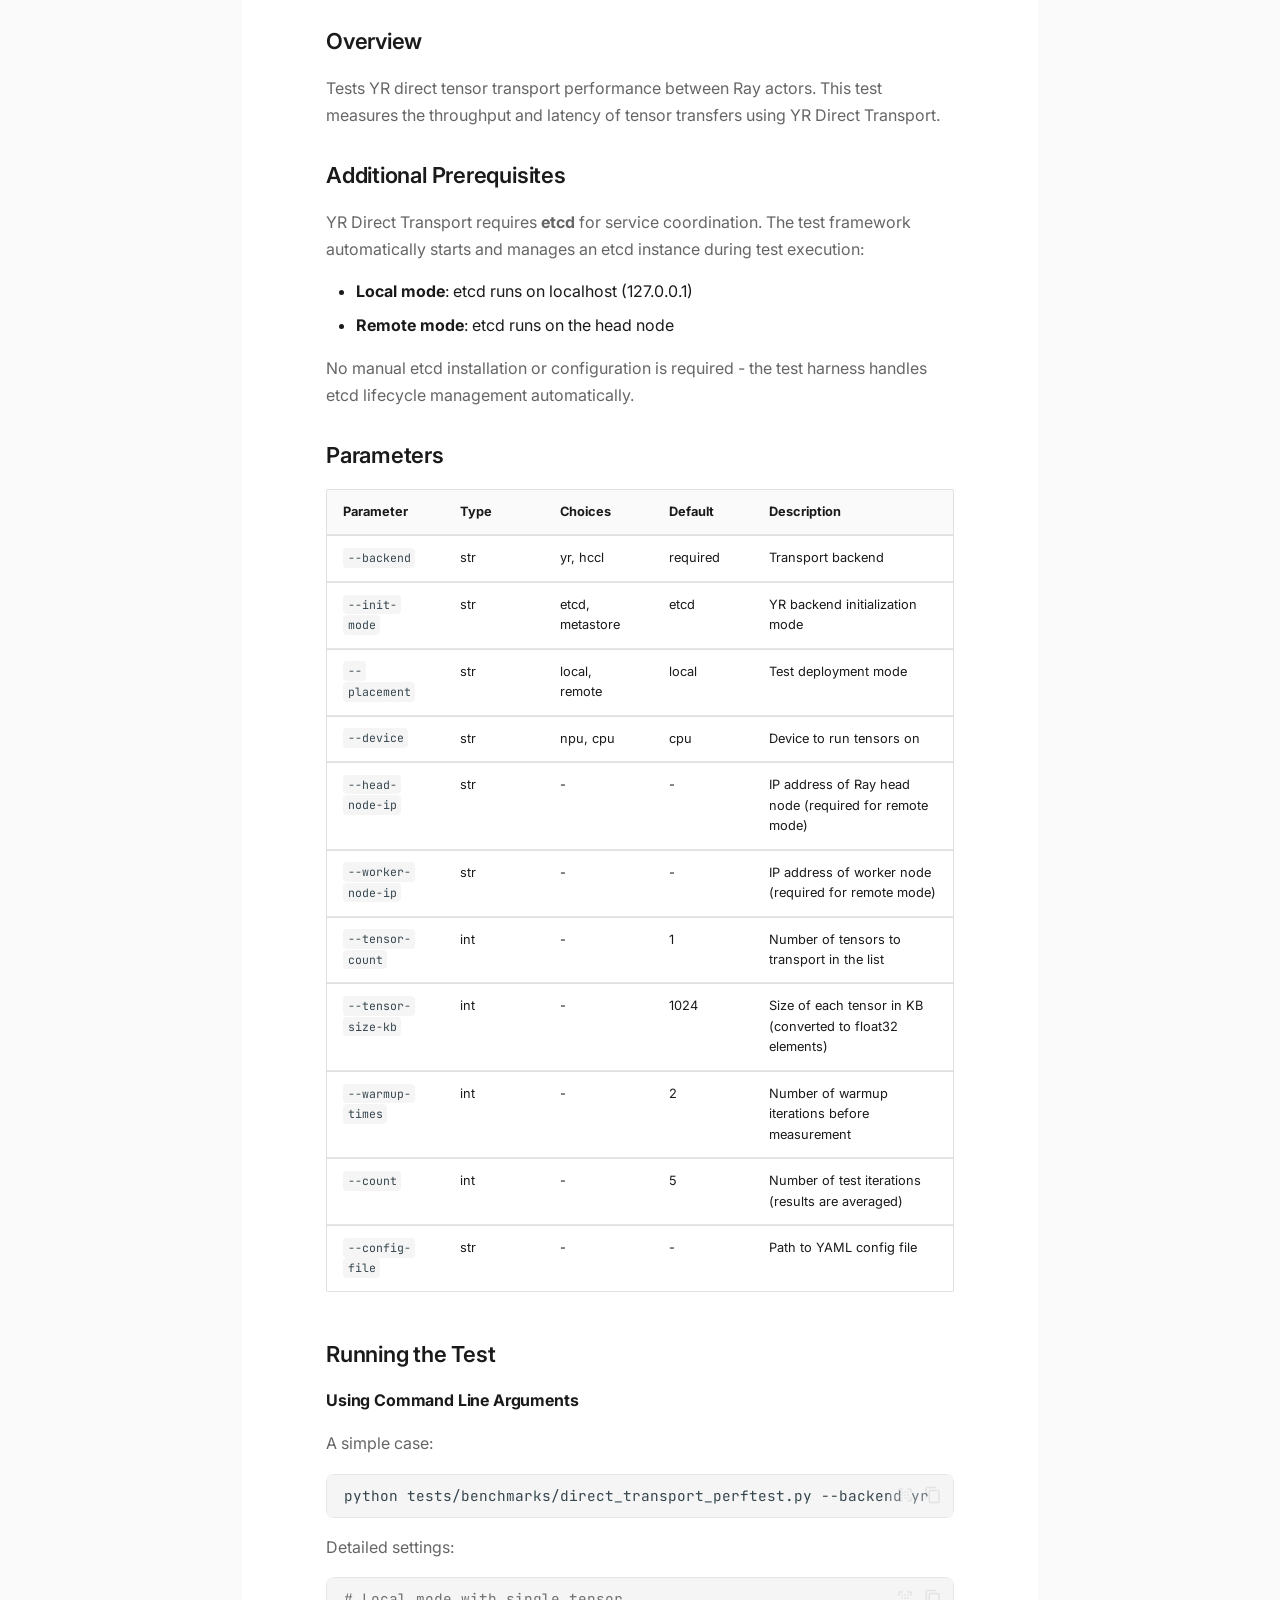
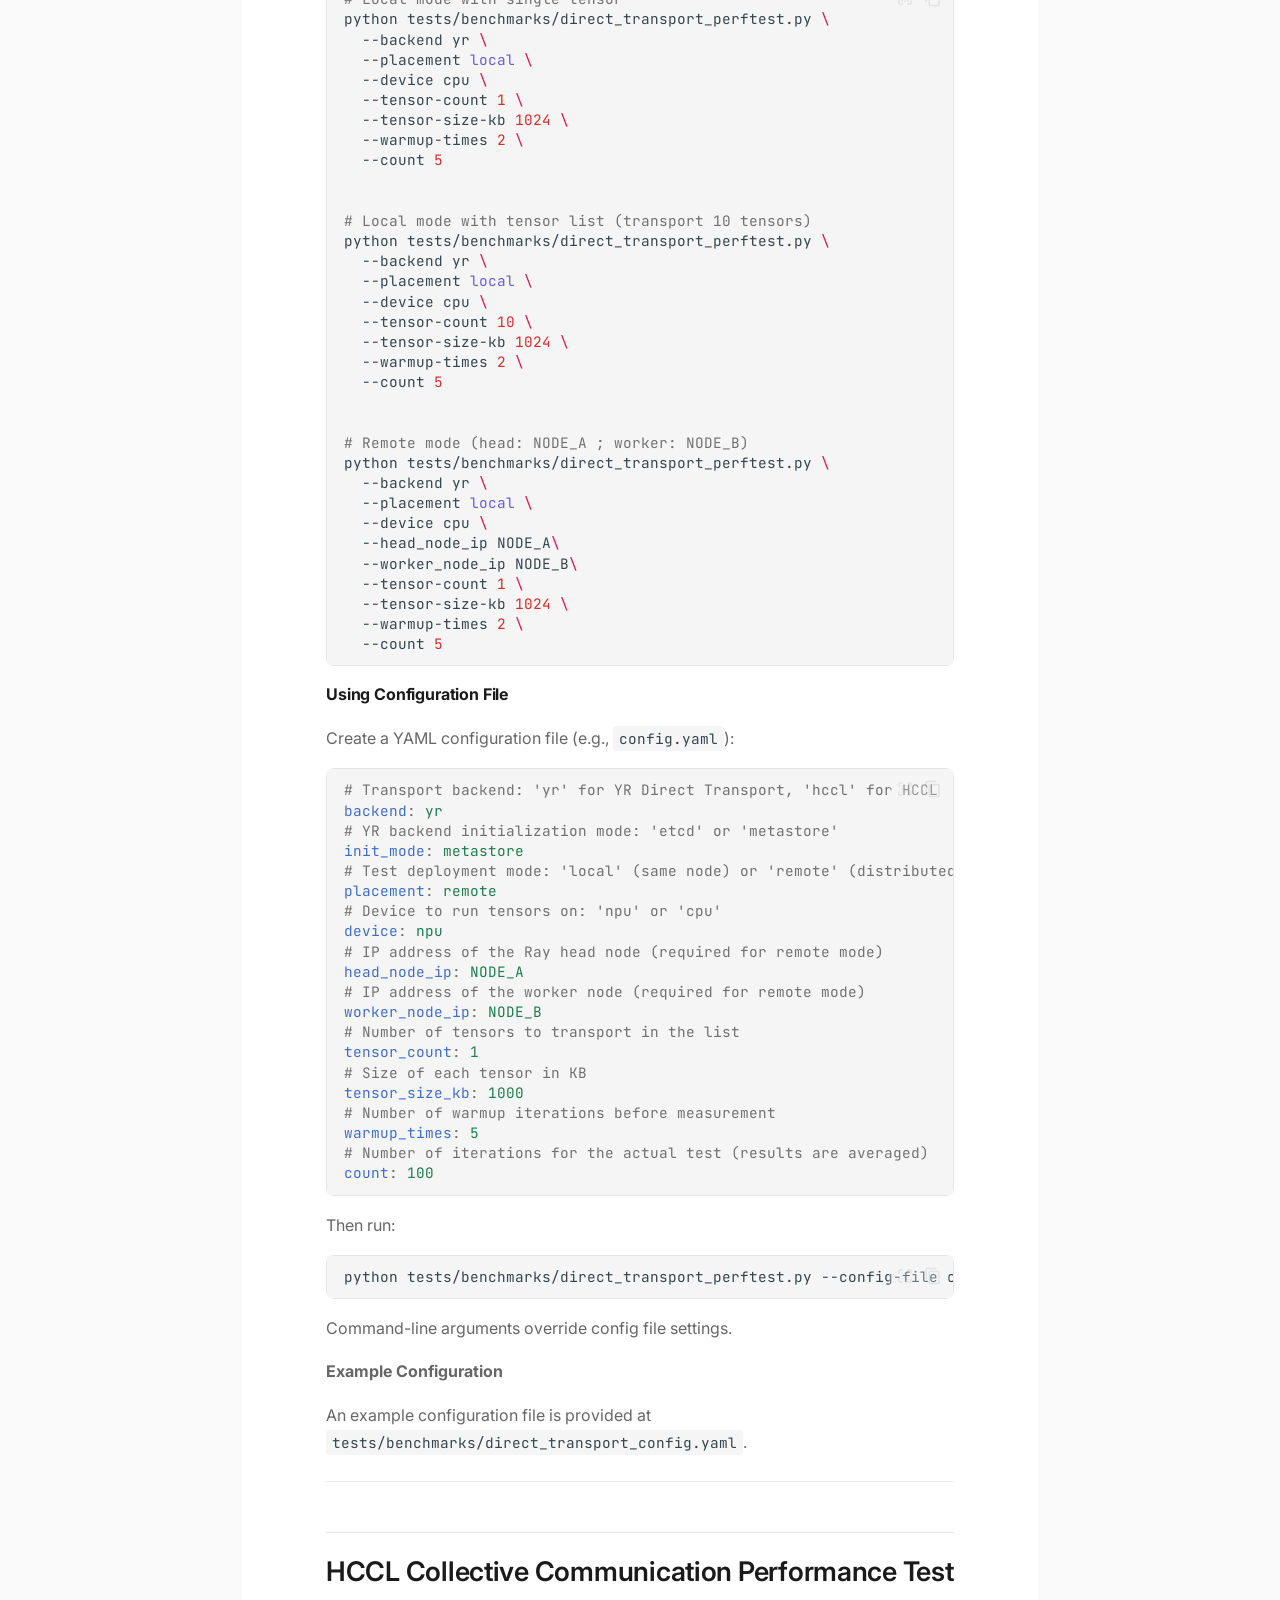
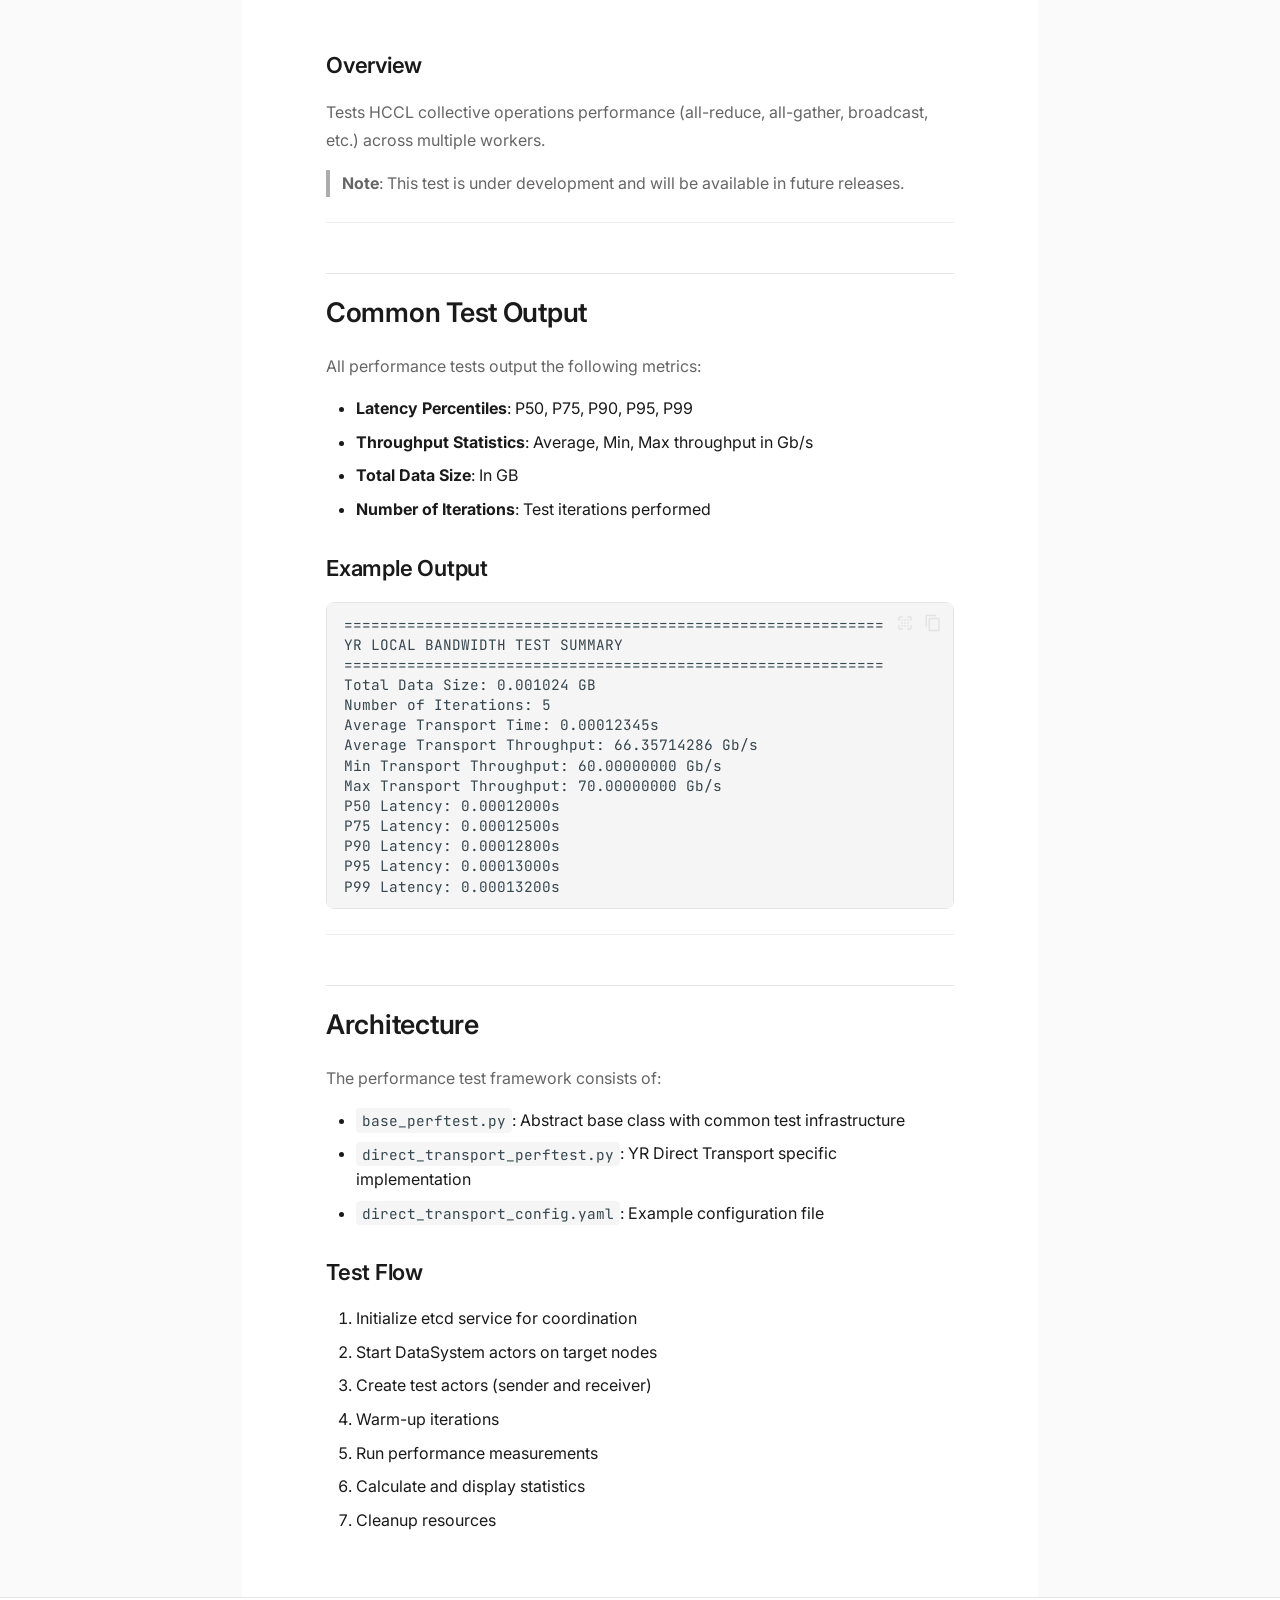
<file: developer_guide/performance_testing/index.html>
<!doctype html>
<html lang="en" class="no-js">
  <head>
    
      <meta charset="utf-8">
      <meta name="viewport" content="width=device-width,initial-scale=1">
      
        <meta name="description" content="Ray Ascend">
      
      
        <meta name="author" content="ray-ascend">
      
      
      
        <link rel="prev" href="../contributing/">
      
      
        <link rel="next" href="../performance_benchmark_report/">
      
      
        
      
      
      <link rel="icon" href="../../logo/ray-ascend-logo.png">
      <meta name="generator" content="mkdocs-1.6.1, mkdocs-material-9.7.6">
    
    
      
        <title>Performance Testing - ray-ascend</title>
      
    
    
      <link rel="stylesheet" href="../../assets/stylesheets/main.484c7ddc.min.css">
      
        
        <link rel="stylesheet" href="../../assets/stylesheets/palette.ab4e12ef.min.css">
      
      


    
    
      
    
    
      
        
        
        <link rel="preconnect" href="https://fonts.gstatic.com" crossorigin>
        <link rel="stylesheet" href="https://fonts.googleapis.com/css?family=Inter:300,300i,400,400i,700,700i%7CJetBrains+Mono:400,400i,700,700i&display=fallback">
        <style>:root{--md-text-font:"Inter";--md-code-font:"JetBrains Mono"}</style>
      
    
    
      <link rel="stylesheet" href="../../stylesheets/extra.css">
    
    <script>__md_scope=new URL("../..",location),__md_hash=e=>[...e].reduce(((e,_)=>(e<<5)-e+_.charCodeAt(0)),0),__md_get=(e,_=localStorage,t=__md_scope)=>JSON.parse(_.getItem(t.pathname+"."+e)),__md_set=(e,_,t=localStorage,a=__md_scope)=>{try{t.setItem(a.pathname+"."+e,JSON.stringify(_))}catch(e){}}</script>
    
      

    
    
  </head>
  
  
    
    
      
    
    
    
    
    <body dir="ltr" data-md-color-scheme="default" data-md-color-primary="white" data-md-color-accent="teal">
  
    
    <input class="md-toggle" data-md-toggle="drawer" type="checkbox" id="__drawer" autocomplete="off">
    <input class="md-toggle" data-md-toggle="search" type="checkbox" id="__search" autocomplete="off">
    <label class="md-overlay" for="__drawer"></label>
    <div data-md-component="skip">
      
        
        <a href="#performance-testing" class="md-skip">
          Skip to content
        </a>
      
    </div>
    <div data-md-component="announce">
      
    </div>
    
    
      

<header class="md-header" data-md-component="header">
  <nav class="md-header__inner md-grid" aria-label="Header">
    <a href="../.." title="ray-ascend" class="md-header__button md-logo" aria-label="ray-ascend" data-md-component="logo">
      
  <img src="../../logo/ray-ascend-logo.png" alt="logo">

    </a>
    <label class="md-header__button md-icon" for="__drawer">
      
      <svg xmlns="http://www.w3.org/2000/svg" viewBox="0 0 24 24"><path d="M3 6h18v2H3zm0 5h18v2H3zm0 5h18v2H3z"/></svg>
    </label>
    <div class="md-header__title" data-md-component="header-title">
      <div class="md-header__ellipsis">
        <div class="md-header__topic">
          <span class="md-ellipsis">
            ray-ascend
          </span>
        </div>
        <div class="md-header__topic" data-md-component="header-topic">
          <span class="md-ellipsis">
            
              Performance Testing
            
          </span>
        </div>
      </div>
    </div>
    
      
        <form class="md-header__option" data-md-component="palette">
  
    
    
    
    <input class="md-option" data-md-color-media="(prefers-color-scheme: light)" data-md-color-scheme="default" data-md-color-primary="white" data-md-color-accent="teal"  aria-label="Switch to dark mode"  type="radio" name="__palette" id="__palette_0">
    
      <label class="md-header__button md-icon" title="Switch to dark mode" for="__palette_1" hidden>
        <svg xmlns="http://www.w3.org/2000/svg" viewBox="0 0 24 24"><path d="m17.75 4.09-2.53 1.94.91 3.06-2.63-1.81-2.63 1.81.91-3.06-2.53-1.94L12.44 4l1.06-3 1.06 3zm3.5 6.91-1.64 1.25.59 1.98-1.7-1.17-1.7 1.17.59-1.98L15.75 11l2.06-.05L18.5 9l.69 1.95zm-2.28 4.95c.83-.08 1.72 1.1 1.19 1.85-.32.45-.66.87-1.08 1.27C15.17 23 8.84 23 4.94 19.07c-3.91-3.9-3.91-10.24 0-14.14.4-.4.82-.76 1.27-1.08.75-.53 1.93.36 1.85 1.19-.27 2.86.69 5.83 2.89 8.02a9.96 9.96 0 0 0 8.02 2.89m-1.64 2.02a12.08 12.08 0 0 1-7.8-3.47c-2.17-2.19-3.33-5-3.49-7.82-2.81 3.14-2.7 7.96.31 10.98 3.02 3.01 7.84 3.12 10.98.31"/></svg>
      </label>
    
  
    
    
    
    <input class="md-option" data-md-color-media="(prefers-color-scheme: dark)" data-md-color-scheme="slate" data-md-color-primary="black" data-md-color-accent="teal"  aria-label="Switch to light mode"  type="radio" name="__palette" id="__palette_1">
    
      <label class="md-header__button md-icon" title="Switch to light mode" for="__palette_0" hidden>
        <svg xmlns="http://www.w3.org/2000/svg" viewBox="0 0 24 24"><path d="M12 7a5 5 0 0 1 5 5 5 5 0 0 1-5 5 5 5 0 0 1-5-5 5 5 0 0 1 5-5m0 2a3 3 0 0 0-3 3 3 3 0 0 0 3 3 3 3 0 0 0 3-3 3 3 0 0 0-3-3m0-7 2.39 3.42C13.65 5.15 12.84 5 12 5s-1.65.15-2.39.42zM3.34 7l4.16-.35A7.2 7.2 0 0 0 5.94 8.5c-.44.74-.69 1.5-.83 2.29zm.02 10 1.76-3.77a7.131 7.131 0 0 0 2.38 4.14zM20.65 7l-1.77 3.79a7.02 7.02 0 0 0-2.38-4.15zm-.01 10-4.14.36c.59-.51 1.12-1.14 1.54-1.86.42-.73.69-1.5.83-2.29zM12 22l-2.41-3.44c.74.27 1.55.44 2.41.44.82 0 1.63-.17 2.37-.44z"/></svg>
      </label>
    
  
</form>
      
    
    
      <script>var palette=__md_get("__palette");if(palette&&palette.color){if("(prefers-color-scheme)"===palette.color.media){var media=matchMedia("(prefers-color-scheme: light)"),input=document.querySelector(media.matches?"[data-md-color-media='(prefers-color-scheme: light)']":"[data-md-color-media='(prefers-color-scheme: dark)']");palette.color.media=input.getAttribute("data-md-color-media"),palette.color.scheme=input.getAttribute("data-md-color-scheme"),palette.color.primary=input.getAttribute("data-md-color-primary"),palette.color.accent=input.getAttribute("data-md-color-accent")}for(var[key,value]of Object.entries(palette.color))document.body.setAttribute("data-md-color-"+key,value)}</script>
    
    
    
      
      
        <label class="md-header__button md-icon" for="__search">
          
          <svg xmlns="http://www.w3.org/2000/svg" viewBox="0 0 24 24"><path d="M9.5 3A6.5 6.5 0 0 1 16 9.5c0 1.61-.59 3.09-1.56 4.23l.27.27h.79l5 5-1.5 1.5-5-5v-.79l-.27-.27A6.52 6.52 0 0 1 9.5 16 6.5 6.5 0 0 1 3 9.5 6.5 6.5 0 0 1 9.5 3m0 2C7 5 5 7 5 9.5S7 14 9.5 14 14 12 14 9.5 12 5 9.5 5"/></svg>
        </label>
        <div class="md-search" data-md-component="search" role="dialog">
  <label class="md-search__overlay" for="__search"></label>
  <div class="md-search__inner" role="search">
    <form class="md-search__form" name="search">
      <input type="text" class="md-search__input" name="query" aria-label="Search" placeholder="Search" autocapitalize="off" autocorrect="off" autocomplete="off" spellcheck="false" data-md-component="search-query" required>
      <label class="md-search__icon md-icon" for="__search">
        
        <svg xmlns="http://www.w3.org/2000/svg" viewBox="0 0 24 24"><path d="M9.5 3A6.5 6.5 0 0 1 16 9.5c0 1.61-.59 3.09-1.56 4.23l.27.27h.79l5 5-1.5 1.5-5-5v-.79l-.27-.27A6.52 6.52 0 0 1 9.5 16 6.5 6.5 0 0 1 3 9.5 6.5 6.5 0 0 1 9.5 3m0 2C7 5 5 7 5 9.5S7 14 9.5 14 14 12 14 9.5 12 5 9.5 5"/></svg>
        
        <svg xmlns="http://www.w3.org/2000/svg" viewBox="0 0 24 24"><path d="M20 11v2H8l5.5 5.5-1.42 1.42L4.16 12l7.92-7.92L13.5 5.5 8 11z"/></svg>
      </label>
      <nav class="md-search__options" aria-label="Search">
        
          <a href="javascript:void(0)" class="md-search__icon md-icon" title="Share" aria-label="Share" data-clipboard data-clipboard-text="" data-md-component="search-share" tabindex="-1">
            
            <svg xmlns="http://www.w3.org/2000/svg" viewBox="0 0 24 24"><path d="M18 16.08c-.76 0-1.44.3-1.96.77L8.91 12.7c.05-.23.09-.46.09-.7s-.04-.47-.09-.7l7.05-4.11c.54.5 1.25.81 2.04.81a3 3 0 0 0 3-3 3 3 0 0 0-3-3 3 3 0 0 0-3 3c0 .24.04.47.09.7L8.04 9.81C7.5 9.31 6.79 9 6 9a3 3 0 0 0-3 3 3 3 0 0 0 3 3c.79 0 1.5-.31 2.04-.81l7.12 4.15c-.05.21-.08.43-.08.66 0 1.61 1.31 2.91 2.92 2.91s2.92-1.3 2.92-2.91A2.92 2.92 0 0 0 18 16.08"/></svg>
          </a>
        
        <button type="reset" class="md-search__icon md-icon" title="Clear" aria-label="Clear" tabindex="-1">
          
          <svg xmlns="http://www.w3.org/2000/svg" viewBox="0 0 24 24"><path d="M19 6.41 17.59 5 12 10.59 6.41 5 5 6.41 10.59 12 5 17.59 6.41 19 12 13.41 17.59 19 19 17.59 13.41 12z"/></svg>
        </button>
      </nav>
      
        <div class="md-search__suggest" data-md-component="search-suggest"></div>
      
    </form>
    <div class="md-search__output">
      <div class="md-search__scrollwrap" tabindex="0" data-md-scrollfix>
        <div class="md-search-result" data-md-component="search-result">
          <div class="md-search-result__meta">
            Initializing search
          </div>
          <ol class="md-search-result__list" role="presentation"></ol>
        </div>
      </div>
    </div>
  </div>
</div>
      
    
    
  </nav>
  
</header>
    
    <div class="md-container" data-md-component="container">
      
      
        
          
            
<nav class="md-tabs" aria-label="Tabs" data-md-component="tabs">
  <div class="md-grid">
    <ul class="md-tabs__list">
      
        
  
  
  
  
    <li class="md-tabs__item">
      <a href="../.." class="md-tabs__link">
        
  
  
    
  
  Home

      </a>
    </li>
  

      
        
  
  
  
  
    
    
      <li class="md-tabs__item">
        <a href="../../user_guide/" class="md-tabs__link">
          
  
  
  User Guide

        </a>
      </li>
    
  

      
        
  
  
  
    
  
  
    
    
      <li class="md-tabs__item md-tabs__item--active">
        <a href="../" class="md-tabs__link">
          
  
  
  Developer Guide

        </a>
      </li>
    
  

      
    </ul>
  </div>
</nav>
          
        
      
      <main class="md-main" data-md-component="main">
        <div class="md-main__inner md-grid">
          
            
              
              <div class="md-sidebar md-sidebar--primary" data-md-component="sidebar" data-md-type="navigation" >
                <div class="md-sidebar__scrollwrap">
                  <div class="md-sidebar__inner">
                    


  


<nav class="md-nav md-nav--primary md-nav--lifted" aria-label="Navigation" data-md-level="0">
  <label class="md-nav__title" for="__drawer">
    <a href="../.." title="ray-ascend" class="md-nav__button md-logo" aria-label="ray-ascend" data-md-component="logo">
      
  <img src="../../logo/ray-ascend-logo.png" alt="logo">

    </a>
    ray-ascend
  </label>
  
  <ul class="md-nav__list" data-md-scrollfix>
    
      
      
  
  
  
  
    <li class="md-nav__item">
      <a href="../.." class="md-nav__link">
        
  
  
  <span class="md-ellipsis">
    
  
    Home
  

    
  </span>
  
  

      </a>
    </li>
  

    
      
      
  
  
  
  
    
    
    
    
      
      
        
      
    
    
    <li class="md-nav__item md-nav__item--nested">
      
        
        
          
        
        <input class="md-nav__toggle md-toggle md-toggle--indeterminate" type="checkbox" id="__nav_2" >
        
          
          <label class="md-nav__link" for="__nav_2" id="__nav_2_label" tabindex="0">
            
  
  
  <span class="md-ellipsis">
    
  
    User Guide
  

    
  </span>
  
  

            <span class="md-nav__icon md-icon"></span>
          </label>
        
        <nav class="md-nav" data-md-level="1" aria-labelledby="__nav_2_label" aria-expanded="false">
          <label class="md-nav__title" for="__nav_2">
            <span class="md-nav__icon md-icon"></span>
            
  
    User Guide
  

          </label>
          <ul class="md-nav__list" data-md-scrollfix>
            
              
                
  
  
  
  
    <li class="md-nav__item">
      <a href="../../user_guide/" class="md-nav__link">
        
  
  
  <span class="md-ellipsis">
    
  
    Overview
  

    
  </span>
  
  

      </a>
    </li>
  

              
            
              
                
  
  
  
  
    <li class="md-nav__item">
      <a href="../../user_guide/installation/" class="md-nav__link">
        
  
  
  <span class="md-ellipsis">
    
  
    Installation
  

    
  </span>
  
  

      </a>
    </li>
  

              
            
              
                
  
  
  
  
    <li class="md-nav__item">
      <a href="../../user_guide/hccl_collective/" class="md-nav__link">
        
  
  
  <span class="md-ellipsis">
    
  
    HCCL Collective Communication
  

    
  </span>
  
  

      </a>
    </li>
  

              
            
              
                
  
  
  
  
    <li class="md-nav__item">
      <a href="../../user_guide/yr_transport/" class="md-nav__link">
        
  
  
  <span class="md-ellipsis">
    
  
    YR Direct Transport
  

    
  </span>
  
  

      </a>
    </li>
  

              
            
              
                
  
  
  
  
    <li class="md-nav__item">
      <a href="../../user_guide/api_reference/" class="md-nav__link">
        
  
  
  <span class="md-ellipsis">
    
  
    API Reference
  

    
  </span>
  
  

      </a>
    </li>
  

              
            
              
                
  
  
  
  
    <li class="md-nav__item">
      <a href="../../user_guide/best_practices/" class="md-nav__link">
        
  
  
  <span class="md-ellipsis">
    
  
    Best Practices
  

    
  </span>
  
  

      </a>
    </li>
  

              
            
          </ul>
        </nav>
      
    </li>
  

    
      
      
  
  
    
  
  
  
    
    
    
    
      
        
        
      
      
        
      
    
    
    <li class="md-nav__item md-nav__item--active md-nav__item--section md-nav__item--nested">
      
        
        
        <input class="md-nav__toggle md-toggle " type="checkbox" id="__nav_3" checked>
        
          
          <label class="md-nav__link" for="__nav_3" id="__nav_3_label" tabindex="">
            
  
  
  <span class="md-ellipsis">
    
  
    Developer Guide
  

    
  </span>
  
  

            <span class="md-nav__icon md-icon"></span>
          </label>
        
        <nav class="md-nav" data-md-level="1" aria-labelledby="__nav_3_label" aria-expanded="true">
          <label class="md-nav__title" for="__nav_3">
            <span class="md-nav__icon md-icon"></span>
            
  
    Developer Guide
  

          </label>
          <ul class="md-nav__list" data-md-scrollfix>
            
              
                
  
  
  
  
    <li class="md-nav__item">
      <a href="../" class="md-nav__link">
        
  
  
  <span class="md-ellipsis">
    
  
    Overview
  

    
  </span>
  
  

      </a>
    </li>
  

              
            
              
                
  
  
  
  
    <li class="md-nav__item">
      <a href="../setup/" class="md-nav__link">
        
  
  
  <span class="md-ellipsis">
    
  
    Setup
  

    
  </span>
  
  

      </a>
    </li>
  

              
            
              
                
  
  
  
  
    <li class="md-nav__item">
      <a href="../contributing/" class="md-nav__link">
        
  
  
  <span class="md-ellipsis">
    
  
    Contributing
  

    
  </span>
  
  

      </a>
    </li>
  

              
            
              
                
  
  
    
  
  
  
    <li class="md-nav__item md-nav__item--active">
      
      <input class="md-nav__toggle md-toggle" type="checkbox" id="__toc">
      
      
        
      
      
        <label class="md-nav__link md-nav__link--active" for="__toc">
          
  
  
  <span class="md-ellipsis">
    
  
    Performance Testing
  

    
  </span>
  
  

          <span class="md-nav__icon md-icon"></span>
        </label>
      
      <a href="./" class="md-nav__link md-nav__link--active">
        
  
  
  <span class="md-ellipsis">
    
  
    Performance Testing
  

    
  </span>
  
  

      </a>
      
        

  

<nav class="md-nav md-nav--secondary" aria-label="On this page">
  
  
  
    
  
  
    <label class="md-nav__title" for="__toc">
      <span class="md-nav__icon md-icon"></span>
      On this page
    </label>
    <ul class="md-nav__list" data-md-component="toc" data-md-scrollfix>
      
        <li class="md-nav__item">
  <a href="#overview" class="md-nav__link">
    <span class="md-ellipsis">
      
        Overview
      
    </span>
  </a>
  
</li>
      
        <li class="md-nav__item">
  <a href="#common-prerequisites" class="md-nav__link">
    <span class="md-ellipsis">
      
        Common Prerequisites
      
    </span>
  </a>
  
    <nav class="md-nav" aria-label="Common Prerequisites">
      <ul class="md-nav__list">
        
          <li class="md-nav__item">
  <a href="#required-dependencies" class="md-nav__link">
    <span class="md-ellipsis">
      
        Required Dependencies
      
    </span>
  </a>
  
</li>
        
          <li class="md-nav__item">
  <a href="#for-remote-mode-testing" class="md-nav__link">
    <span class="md-ellipsis">
      
        For Remote Mode Testing
      
    </span>
  </a>
  
</li>
        
      </ul>
    </nav>
  
</li>
      
        <li class="md-nav__item">
  <a href="#yr-direct-transport-performance-test" class="md-nav__link">
    <span class="md-ellipsis">
      
        YR Direct Transport Performance Test
      
    </span>
  </a>
  
    <nav class="md-nav" aria-label="YR Direct Transport Performance Test">
      <ul class="md-nav__list">
        
          <li class="md-nav__item">
  <a href="#overview_1" class="md-nav__link">
    <span class="md-ellipsis">
      
        Overview
      
    </span>
  </a>
  
</li>
        
          <li class="md-nav__item">
  <a href="#additional-prerequisites" class="md-nav__link">
    <span class="md-ellipsis">
      
        Additional Prerequisites
      
    </span>
  </a>
  
</li>
        
          <li class="md-nav__item">
  <a href="#parameters" class="md-nav__link">
    <span class="md-ellipsis">
      
        Parameters
      
    </span>
  </a>
  
</li>
        
          <li class="md-nav__item">
  <a href="#running-the-test" class="md-nav__link">
    <span class="md-ellipsis">
      
        Running the Test
      
    </span>
  </a>
  
    <nav class="md-nav" aria-label="Running the Test">
      <ul class="md-nav__list">
        
          <li class="md-nav__item">
  <a href="#using-command-line-arguments" class="md-nav__link">
    <span class="md-ellipsis">
      
        Using Command Line Arguments
      
    </span>
  </a>
  
</li>
        
          <li class="md-nav__item">
  <a href="#using-configuration-file" class="md-nav__link">
    <span class="md-ellipsis">
      
        Using Configuration File
      
    </span>
  </a>
  
</li>
        
      </ul>
    </nav>
  
</li>
        
      </ul>
    </nav>
  
</li>
      
        <li class="md-nav__item">
  <a href="#hccl-collective-communication-performance-test" class="md-nav__link">
    <span class="md-ellipsis">
      
        HCCL Collective Communication Performance Test
      
    </span>
  </a>
  
    <nav class="md-nav" aria-label="HCCL Collective Communication Performance Test">
      <ul class="md-nav__list">
        
          <li class="md-nav__item">
  <a href="#overview_2" class="md-nav__link">
    <span class="md-ellipsis">
      
        Overview
      
    </span>
  </a>
  
</li>
        
      </ul>
    </nav>
  
</li>
      
        <li class="md-nav__item">
  <a href="#common-test-output" class="md-nav__link">
    <span class="md-ellipsis">
      
        Common Test Output
      
    </span>
  </a>
  
    <nav class="md-nav" aria-label="Common Test Output">
      <ul class="md-nav__list">
        
          <li class="md-nav__item">
  <a href="#example-output" class="md-nav__link">
    <span class="md-ellipsis">
      
        Example Output
      
    </span>
  </a>
  
</li>
        
      </ul>
    </nav>
  
</li>
      
        <li class="md-nav__item">
  <a href="#architecture" class="md-nav__link">
    <span class="md-ellipsis">
      
        Architecture
      
    </span>
  </a>
  
    <nav class="md-nav" aria-label="Architecture">
      <ul class="md-nav__list">
        
          <li class="md-nav__item">
  <a href="#test-flow" class="md-nav__link">
    <span class="md-ellipsis">
      
        Test Flow
      
    </span>
  </a>
  
</li>
        
      </ul>
    </nav>
  
</li>
      
    </ul>
  
</nav>
      
    </li>
  

              
            
              
                
  
  
  
  
    <li class="md-nav__item">
      <a href="../performance_benchmark_report/" class="md-nav__link">
        
  
  
  <span class="md-ellipsis">
    
  
    Performance Benchmark Report
  

    
  </span>
  
  

      </a>
    </li>
  

              
            
          </ul>
        </nav>
      
    </li>
  

    
  </ul>
</nav>
                  </div>
                </div>
              </div>
            
            
              
              <div class="md-sidebar md-sidebar--secondary" data-md-component="sidebar" data-md-type="toc" >
                <div class="md-sidebar__scrollwrap">
                  <div class="md-sidebar__inner">
                    

  

<nav class="md-nav md-nav--secondary" aria-label="On this page">
  
  
  
    
  
  
    <label class="md-nav__title" for="__toc">
      <span class="md-nav__icon md-icon"></span>
      On this page
    </label>
    <ul class="md-nav__list" data-md-component="toc" data-md-scrollfix>
      
        <li class="md-nav__item">
  <a href="#overview" class="md-nav__link">
    <span class="md-ellipsis">
      
        Overview
      
    </span>
  </a>
  
</li>
      
        <li class="md-nav__item">
  <a href="#common-prerequisites" class="md-nav__link">
    <span class="md-ellipsis">
      
        Common Prerequisites
      
    </span>
  </a>
  
    <nav class="md-nav" aria-label="Common Prerequisites">
      <ul class="md-nav__list">
        
          <li class="md-nav__item">
  <a href="#required-dependencies" class="md-nav__link">
    <span class="md-ellipsis">
      
        Required Dependencies
      
    </span>
  </a>
  
</li>
        
          <li class="md-nav__item">
  <a href="#for-remote-mode-testing" class="md-nav__link">
    <span class="md-ellipsis">
      
        For Remote Mode Testing
      
    </span>
  </a>
  
</li>
        
      </ul>
    </nav>
  
</li>
      
        <li class="md-nav__item">
  <a href="#yr-direct-transport-performance-test" class="md-nav__link">
    <span class="md-ellipsis">
      
        YR Direct Transport Performance Test
      
    </span>
  </a>
  
    <nav class="md-nav" aria-label="YR Direct Transport Performance Test">
      <ul class="md-nav__list">
        
          <li class="md-nav__item">
  <a href="#overview_1" class="md-nav__link">
    <span class="md-ellipsis">
      
        Overview
      
    </span>
  </a>
  
</li>
        
          <li class="md-nav__item">
  <a href="#additional-prerequisites" class="md-nav__link">
    <span class="md-ellipsis">
      
        Additional Prerequisites
      
    </span>
  </a>
  
</li>
        
          <li class="md-nav__item">
  <a href="#parameters" class="md-nav__link">
    <span class="md-ellipsis">
      
        Parameters
      
    </span>
  </a>
  
</li>
        
          <li class="md-nav__item">
  <a href="#running-the-test" class="md-nav__link">
    <span class="md-ellipsis">
      
        Running the Test
      
    </span>
  </a>
  
    <nav class="md-nav" aria-label="Running the Test">
      <ul class="md-nav__list">
        
          <li class="md-nav__item">
  <a href="#using-command-line-arguments" class="md-nav__link">
    <span class="md-ellipsis">
      
        Using Command Line Arguments
      
    </span>
  </a>
  
</li>
        
          <li class="md-nav__item">
  <a href="#using-configuration-file" class="md-nav__link">
    <span class="md-ellipsis">
      
        Using Configuration File
      
    </span>
  </a>
  
</li>
        
      </ul>
    </nav>
  
</li>
        
      </ul>
    </nav>
  
</li>
      
        <li class="md-nav__item">
  <a href="#hccl-collective-communication-performance-test" class="md-nav__link">
    <span class="md-ellipsis">
      
        HCCL Collective Communication Performance Test
      
    </span>
  </a>
  
    <nav class="md-nav" aria-label="HCCL Collective Communication Performance Test">
      <ul class="md-nav__list">
        
          <li class="md-nav__item">
  <a href="#overview_2" class="md-nav__link">
    <span class="md-ellipsis">
      
        Overview
      
    </span>
  </a>
  
</li>
        
      </ul>
    </nav>
  
</li>
      
        <li class="md-nav__item">
  <a href="#common-test-output" class="md-nav__link">
    <span class="md-ellipsis">
      
        Common Test Output
      
    </span>
  </a>
  
    <nav class="md-nav" aria-label="Common Test Output">
      <ul class="md-nav__list">
        
          <li class="md-nav__item">
  <a href="#example-output" class="md-nav__link">
    <span class="md-ellipsis">
      
        Example Output
      
    </span>
  </a>
  
</li>
        
      </ul>
    </nav>
  
</li>
      
        <li class="md-nav__item">
  <a href="#architecture" class="md-nav__link">
    <span class="md-ellipsis">
      
        Architecture
      
    </span>
  </a>
  
    <nav class="md-nav" aria-label="Architecture">
      <ul class="md-nav__list">
        
          <li class="md-nav__item">
  <a href="#test-flow" class="md-nav__link">
    <span class="md-ellipsis">
      
        Test Flow
      
    </span>
  </a>
  
</li>
        
      </ul>
    </nav>
  
</li>
      
    </ul>
  
</nav>
                  </div>
                </div>
              </div>
            
          
          
            <div class="md-content" data-md-component="content">
              
              <article class="md-content__inner md-typeset">
                
                  



<h1 id="performance-testing">Performance Testing<a class="headerlink" href="#performance-testing" title="Permanent link">&para;</a></h1>
<blockquote>
<p><em>Last updated: 05/14/2026</em></p>
</blockquote>
<p>This guide explains how to run performance tests for ray-ascend, including OpenYuanrong
(YR) Direct Transport and HCCL collective communication performance tests.</p>
<p>For actual benchmark results and performance analysis, see the
<a href="../performance_benchmark_report/">Performance Benchmark Report</a>.</p>
<h2 id="overview">Overview<a class="headerlink" href="#overview" title="Permanent link">&para;</a></h2>
<p>The performance test suite is located in <code>tests/benchmarks/</code> and supports the following
test types:</p>
<ul>
<li><strong>YR Direct Transport</strong>: Tests YR direct tensor transport performance</li>
<li><strong>HCCL Collective Communication</strong>: Tests HCCL collective operations performance
  (Coming Soon)</li>
</ul>
<p>All tests support the following common configurations:</p>
<ul>
<li><strong>Placement Modes</strong>: Local (single node) and Remote (distributed across nodes)</li>
<li><strong>Devices</strong>: NPU and CPU tensors</li>
</ul>
<h2 id="common-prerequisites">Common Prerequisites<a class="headerlink" href="#common-prerequisites" title="Permanent link">&para;</a></h2>
<h3 id="required-dependencies">Required Dependencies<a class="headerlink" href="#required-dependencies" title="Permanent link">&para;</a></h3>
<div class="language-bash highlight"><pre><span></span><code><span id="__span-0-1"><a id="__codelineno-0-1" name="__codelineno-0-1" href="#__codelineno-0-1"></a><span class="c1"># Install ray-ascend with all features</span>
</span><span id="__span-0-2"><a id="__codelineno-0-2" name="__codelineno-0-2" href="#__codelineno-0-2"></a>pip<span class="w"> </span>install<span class="w"> </span>-e<span class="w"> </span><span class="s2">&quot;.[all]&quot;</span>
</span></code></pre></div>
<h3 id="for-remote-mode-testing">For Remote Mode Testing<a class="headerlink" href="#for-remote-mode-testing" title="Permanent link">&para;</a></h3>
<p>Set up a Ray cluster with two nodes:</p>
<p><strong>Head Node</strong>:</p>
<div class="language-bash highlight"><pre><span></span><code><span id="__span-1-1"><a id="__codelineno-1-1" name="__codelineno-1-1" href="#__codelineno-1-1"></a>ray<span class="w"> </span>start<span class="w"> </span>--head<span class="w"> </span>--resources<span class="o">=</span><span class="s1">&#39;{&quot;node:&lt;HEAD_IP&gt;&quot;: 1}&#39;</span>
</span></code></pre></div>
<p><strong>Worker Node</strong>:</p>
<div class="language-bash highlight"><pre><span></span><code><span id="__span-2-1"><a id="__codelineno-2-1" name="__codelineno-2-1" href="#__codelineno-2-1"></a>ray<span class="w"> </span>start<span class="w"> </span>--address<span class="w"> </span>&lt;HEAD_IP&gt;:6379<span class="w"> </span>--resources<span class="o">=</span><span class="s1">&#39;{&quot;node:&lt;WORKER_IP&gt;&quot;: 1}&#39;</span>
</span></code></pre></div>
<p>Replace <code>&lt;HEAD_IP&gt;</code> and <code>&lt;WORKER_IP&gt;</code> with actual IP addresses.</p>
<hr />
<h2 id="yr-direct-transport-performance-test">YR Direct Transport Performance Test<a class="headerlink" href="#yr-direct-transport-performance-test" title="Permanent link">&para;</a></h2>
<h3 id="overview_1">Overview<a class="headerlink" href="#overview_1" title="Permanent link">&para;</a></h3>
<p>Tests YR direct tensor transport performance between Ray actors. This test measures the
throughput and latency of tensor transfers using YR Direct Transport.</p>
<h3 id="additional-prerequisites">Additional Prerequisites<a class="headerlink" href="#additional-prerequisites" title="Permanent link">&para;</a></h3>
<p>YR Direct Transport requires <strong>etcd</strong> for service coordination. The test framework
automatically starts and manages an etcd instance during test execution:</p>
<ul>
<li><strong>Local mode</strong>: etcd runs on localhost (127.0.0.1)</li>
<li><strong>Remote mode</strong>: etcd runs on the head node</li>
</ul>
<p>No manual etcd installation or configuration is required - the test harness handles etcd
lifecycle management automatically.</p>
<h3 id="parameters">Parameters<a class="headerlink" href="#parameters" title="Permanent link">&para;</a></h3>
<table>
<thead>
<tr>
<th>Parameter</th>
<th>Type</th>
<th>Choices</th>
<th>Default</th>
<th>Description</th>
</tr>
</thead>
<tbody>
<tr>
<td><code>--backend</code></td>
<td>str</td>
<td>yr, hccl</td>
<td>required</td>
<td>Transport backend</td>
</tr>
<tr>
<td><code>--init-mode</code></td>
<td>str</td>
<td>etcd, metastore</td>
<td>etcd</td>
<td>YR backend initialization mode</td>
</tr>
<tr>
<td><code>--placement</code></td>
<td>str</td>
<td>local, remote</td>
<td>local</td>
<td>Test deployment mode</td>
</tr>
<tr>
<td><code>--device</code></td>
<td>str</td>
<td>npu, cpu</td>
<td>cpu</td>
<td>Device to run tensors on</td>
</tr>
<tr>
<td><code>--head-node-ip</code></td>
<td>str</td>
<td>-</td>
<td>-</td>
<td>IP address of Ray head node (required for remote mode)</td>
</tr>
<tr>
<td><code>--worker-node-ip</code></td>
<td>str</td>
<td>-</td>
<td>-</td>
<td>IP address of worker node (required for remote mode)</td>
</tr>
<tr>
<td><code>--tensor-count</code></td>
<td>int</td>
<td>-</td>
<td>1</td>
<td>Number of tensors to transport in the list</td>
</tr>
<tr>
<td><code>--tensor-size-kb</code></td>
<td>int</td>
<td>-</td>
<td>1024</td>
<td>Size of each tensor in KB (converted to float32 elements)</td>
</tr>
<tr>
<td><code>--warmup-times</code></td>
<td>int</td>
<td>-</td>
<td>2</td>
<td>Number of warmup iterations before measurement</td>
</tr>
<tr>
<td><code>--count</code></td>
<td>int</td>
<td>-</td>
<td>5</td>
<td>Number of test iterations (results are averaged)</td>
</tr>
<tr>
<td><code>--config-file</code></td>
<td>str</td>
<td>-</td>
<td>-</td>
<td>Path to YAML config file</td>
</tr>
</tbody>
</table>
<h3 id="running-the-test">Running the Test<a class="headerlink" href="#running-the-test" title="Permanent link">&para;</a></h3>
<h4 id="using-command-line-arguments">Using Command Line Arguments<a class="headerlink" href="#using-command-line-arguments" title="Permanent link">&para;</a></h4>
<p>A simple case:</p>
<div class="language-bash highlight"><pre><span></span><code><span id="__span-3-1"><a id="__codelineno-3-1" name="__codelineno-3-1" href="#__codelineno-3-1"></a>python<span class="w"> </span>tests/benchmarks/direct_transport_perftest.py<span class="w"> </span>--backend<span class="w"> </span>yr
</span></code></pre></div>
<p>Detailed settings:</p>
<div class="language-bash highlight"><pre><span></span><code><span id="__span-4-1"><a id="__codelineno-4-1" name="__codelineno-4-1" href="#__codelineno-4-1"></a><span class="c1"># Local mode with single tensor</span>
</span><span id="__span-4-2"><a id="__codelineno-4-2" name="__codelineno-4-2" href="#__codelineno-4-2"></a>python<span class="w"> </span>tests/benchmarks/direct_transport_perftest.py<span class="w"> </span><span class="se">\</span>
</span><span id="__span-4-3"><a id="__codelineno-4-3" name="__codelineno-4-3" href="#__codelineno-4-3"></a><span class="w">  </span>--backend<span class="w"> </span>yr<span class="w"> </span><span class="se">\</span>
</span><span id="__span-4-4"><a id="__codelineno-4-4" name="__codelineno-4-4" href="#__codelineno-4-4"></a><span class="w">  </span>--placement<span class="w"> </span><span class="nb">local</span><span class="w"> </span><span class="se">\</span>
</span><span id="__span-4-5"><a id="__codelineno-4-5" name="__codelineno-4-5" href="#__codelineno-4-5"></a><span class="w">  </span>--device<span class="w"> </span>cpu<span class="w"> </span><span class="se">\</span>
</span><span id="__span-4-6"><a id="__codelineno-4-6" name="__codelineno-4-6" href="#__codelineno-4-6"></a><span class="w">  </span>--tensor-count<span class="w"> </span><span class="m">1</span><span class="w"> </span><span class="se">\</span>
</span><span id="__span-4-7"><a id="__codelineno-4-7" name="__codelineno-4-7" href="#__codelineno-4-7"></a><span class="w">  </span>--tensor-size-kb<span class="w"> </span><span class="m">1024</span><span class="w"> </span><span class="se">\</span>
</span><span id="__span-4-8"><a id="__codelineno-4-8" name="__codelineno-4-8" href="#__codelineno-4-8"></a><span class="w">  </span>--warmup-times<span class="w"> </span><span class="m">2</span><span class="w"> </span><span class="se">\</span>
</span><span id="__span-4-9"><a id="__codelineno-4-9" name="__codelineno-4-9" href="#__codelineno-4-9"></a><span class="w">  </span>--count<span class="w"> </span><span class="m">5</span>
</span><span id="__span-4-10"><a id="__codelineno-4-10" name="__codelineno-4-10" href="#__codelineno-4-10"></a>
</span><span id="__span-4-11"><a id="__codelineno-4-11" name="__codelineno-4-11" href="#__codelineno-4-11"></a>
</span><span id="__span-4-12"><a id="__codelineno-4-12" name="__codelineno-4-12" href="#__codelineno-4-12"></a><span class="c1"># Local mode with tensor list (transport 10 tensors)</span>
</span><span id="__span-4-13"><a id="__codelineno-4-13" name="__codelineno-4-13" href="#__codelineno-4-13"></a>python<span class="w"> </span>tests/benchmarks/direct_transport_perftest.py<span class="w"> </span><span class="se">\</span>
</span><span id="__span-4-14"><a id="__codelineno-4-14" name="__codelineno-4-14" href="#__codelineno-4-14"></a><span class="w">  </span>--backend<span class="w"> </span>yr<span class="w"> </span><span class="se">\</span>
</span><span id="__span-4-15"><a id="__codelineno-4-15" name="__codelineno-4-15" href="#__codelineno-4-15"></a><span class="w">  </span>--placement<span class="w"> </span><span class="nb">local</span><span class="w"> </span><span class="se">\</span>
</span><span id="__span-4-16"><a id="__codelineno-4-16" name="__codelineno-4-16" href="#__codelineno-4-16"></a><span class="w">  </span>--device<span class="w"> </span>cpu<span class="w"> </span><span class="se">\</span>
</span><span id="__span-4-17"><a id="__codelineno-4-17" name="__codelineno-4-17" href="#__codelineno-4-17"></a><span class="w">  </span>--tensor-count<span class="w"> </span><span class="m">10</span><span class="w"> </span><span class="se">\</span>
</span><span id="__span-4-18"><a id="__codelineno-4-18" name="__codelineno-4-18" href="#__codelineno-4-18"></a><span class="w">  </span>--tensor-size-kb<span class="w"> </span><span class="m">1024</span><span class="w"> </span><span class="se">\</span>
</span><span id="__span-4-19"><a id="__codelineno-4-19" name="__codelineno-4-19" href="#__codelineno-4-19"></a><span class="w">  </span>--warmup-times<span class="w"> </span><span class="m">2</span><span class="w"> </span><span class="se">\</span>
</span><span id="__span-4-20"><a id="__codelineno-4-20" name="__codelineno-4-20" href="#__codelineno-4-20"></a><span class="w">  </span>--count<span class="w"> </span><span class="m">5</span>
</span><span id="__span-4-21"><a id="__codelineno-4-21" name="__codelineno-4-21" href="#__codelineno-4-21"></a>
</span><span id="__span-4-22"><a id="__codelineno-4-22" name="__codelineno-4-22" href="#__codelineno-4-22"></a>
</span><span id="__span-4-23"><a id="__codelineno-4-23" name="__codelineno-4-23" href="#__codelineno-4-23"></a><span class="c1"># Remote mode (head: NODE_A ; worker: NODE_B)</span>
</span><span id="__span-4-24"><a id="__codelineno-4-24" name="__codelineno-4-24" href="#__codelineno-4-24"></a>python<span class="w"> </span>tests/benchmarks/direct_transport_perftest.py<span class="w"> </span><span class="se">\</span>
</span><span id="__span-4-25"><a id="__codelineno-4-25" name="__codelineno-4-25" href="#__codelineno-4-25"></a><span class="w">  </span>--backend<span class="w"> </span>yr<span class="w"> </span><span class="se">\</span>
</span><span id="__span-4-26"><a id="__codelineno-4-26" name="__codelineno-4-26" href="#__codelineno-4-26"></a><span class="w">  </span>--placement<span class="w"> </span><span class="nb">local</span><span class="w"> </span><span class="se">\</span>
</span><span id="__span-4-27"><a id="__codelineno-4-27" name="__codelineno-4-27" href="#__codelineno-4-27"></a><span class="w">  </span>--device<span class="w"> </span>cpu<span class="w"> </span><span class="se">\</span>
</span><span id="__span-4-28"><a id="__codelineno-4-28" name="__codelineno-4-28" href="#__codelineno-4-28"></a><span class="w">  </span>--head_node_ip<span class="w"> </span>NODE_A<span class="se">\</span>
</span><span id="__span-4-29"><a id="__codelineno-4-29" name="__codelineno-4-29" href="#__codelineno-4-29"></a><span class="w">  </span>--worker_node_ip<span class="w"> </span>NODE_B<span class="se">\</span>
</span><span id="__span-4-30"><a id="__codelineno-4-30" name="__codelineno-4-30" href="#__codelineno-4-30"></a><span class="w">  </span>--tensor-count<span class="w"> </span><span class="m">1</span><span class="w"> </span><span class="se">\</span>
</span><span id="__span-4-31"><a id="__codelineno-4-31" name="__codelineno-4-31" href="#__codelineno-4-31"></a><span class="w">  </span>--tensor-size-kb<span class="w"> </span><span class="m">1024</span><span class="w"> </span><span class="se">\</span>
</span><span id="__span-4-32"><a id="__codelineno-4-32" name="__codelineno-4-32" href="#__codelineno-4-32"></a><span class="w">  </span>--warmup-times<span class="w"> </span><span class="m">2</span><span class="w"> </span><span class="se">\</span>
</span><span id="__span-4-33"><a id="__codelineno-4-33" name="__codelineno-4-33" href="#__codelineno-4-33"></a><span class="w">  </span>--count<span class="w"> </span><span class="m">5</span>
</span></code></pre></div>
<h4 id="using-configuration-file">Using Configuration File<a class="headerlink" href="#using-configuration-file" title="Permanent link">&para;</a></h4>
<p>Create a YAML configuration file (e.g., <code>config.yaml</code>):</p>
<div class="language-yaml highlight"><pre><span></span><code><span id="__span-5-1"><a id="__codelineno-5-1" name="__codelineno-5-1" href="#__codelineno-5-1"></a><span class="c1"># Transport backend: &#39;yr&#39; for YR Direct Transport, &#39;hccl&#39; for HCCL</span>
</span><span id="__span-5-2"><a id="__codelineno-5-2" name="__codelineno-5-2" href="#__codelineno-5-2"></a><span class="nt">backend</span><span class="p">:</span><span class="w"> </span><span class="l l-Scalar l-Scalar-Plain">yr</span>
</span><span id="__span-5-3"><a id="__codelineno-5-3" name="__codelineno-5-3" href="#__codelineno-5-3"></a><span class="c1"># YR backend initialization mode: &#39;etcd&#39; or &#39;metastore&#39;</span>
</span><span id="__span-5-4"><a id="__codelineno-5-4" name="__codelineno-5-4" href="#__codelineno-5-4"></a><span class="nt">init_mode</span><span class="p">:</span><span class="w"> </span><span class="l l-Scalar l-Scalar-Plain">metastore</span>
</span><span id="__span-5-5"><a id="__codelineno-5-5" name="__codelineno-5-5" href="#__codelineno-5-5"></a><span class="c1"># Test deployment mode: &#39;local&#39; (same node) or &#39;remote&#39; (distributed)</span>
</span><span id="__span-5-6"><a id="__codelineno-5-6" name="__codelineno-5-6" href="#__codelineno-5-6"></a><span class="nt">placement</span><span class="p">:</span><span class="w"> </span><span class="l l-Scalar l-Scalar-Plain">remote</span>
</span><span id="__span-5-7"><a id="__codelineno-5-7" name="__codelineno-5-7" href="#__codelineno-5-7"></a><span class="c1"># Device to run tensors on: &#39;npu&#39; or &#39;cpu&#39;</span>
</span><span id="__span-5-8"><a id="__codelineno-5-8" name="__codelineno-5-8" href="#__codelineno-5-8"></a><span class="nt">device</span><span class="p">:</span><span class="w"> </span><span class="l l-Scalar l-Scalar-Plain">npu</span>
</span><span id="__span-5-9"><a id="__codelineno-5-9" name="__codelineno-5-9" href="#__codelineno-5-9"></a><span class="c1"># IP address of the Ray head node (required for remote mode)</span>
</span><span id="__span-5-10"><a id="__codelineno-5-10" name="__codelineno-5-10" href="#__codelineno-5-10"></a><span class="nt">head_node_ip</span><span class="p">:</span><span class="w"> </span><span class="l l-Scalar l-Scalar-Plain">NODE_A</span>
</span><span id="__span-5-11"><a id="__codelineno-5-11" name="__codelineno-5-11" href="#__codelineno-5-11"></a><span class="c1"># IP address of the worker node (required for remote mode)</span>
</span><span id="__span-5-12"><a id="__codelineno-5-12" name="__codelineno-5-12" href="#__codelineno-5-12"></a><span class="nt">worker_node_ip</span><span class="p">:</span><span class="w"> </span><span class="l l-Scalar l-Scalar-Plain">NODE_B</span>
</span><span id="__span-5-13"><a id="__codelineno-5-13" name="__codelineno-5-13" href="#__codelineno-5-13"></a><span class="c1"># Number of tensors to transport in the list</span>
</span><span id="__span-5-14"><a id="__codelineno-5-14" name="__codelineno-5-14" href="#__codelineno-5-14"></a><span class="nt">tensor_count</span><span class="p">:</span><span class="w"> </span><span class="l l-Scalar l-Scalar-Plain">1</span>
</span><span id="__span-5-15"><a id="__codelineno-5-15" name="__codelineno-5-15" href="#__codelineno-5-15"></a><span class="c1"># Size of each tensor in KB</span>
</span><span id="__span-5-16"><a id="__codelineno-5-16" name="__codelineno-5-16" href="#__codelineno-5-16"></a><span class="nt">tensor_size_kb</span><span class="p">:</span><span class="w"> </span><span class="l l-Scalar l-Scalar-Plain">1000</span>
</span><span id="__span-5-17"><a id="__codelineno-5-17" name="__codelineno-5-17" href="#__codelineno-5-17"></a><span class="c1"># Number of warmup iterations before measurement</span>
</span><span id="__span-5-18"><a id="__codelineno-5-18" name="__codelineno-5-18" href="#__codelineno-5-18"></a><span class="nt">warmup_times</span><span class="p">:</span><span class="w"> </span><span class="l l-Scalar l-Scalar-Plain">5</span>
</span><span id="__span-5-19"><a id="__codelineno-5-19" name="__codelineno-5-19" href="#__codelineno-5-19"></a><span class="c1"># Number of iterations for the actual test (results are averaged)</span>
</span><span id="__span-5-20"><a id="__codelineno-5-20" name="__codelineno-5-20" href="#__codelineno-5-20"></a><span class="nt">count</span><span class="p">:</span><span class="w"> </span><span class="l l-Scalar l-Scalar-Plain">100</span>
</span></code></pre></div>
<p>Then run:</p>
<div class="language-bash highlight"><pre><span></span><code><span id="__span-6-1"><a id="__codelineno-6-1" name="__codelineno-6-1" href="#__codelineno-6-1"></a>python<span class="w"> </span>tests/benchmarks/direct_transport_perftest.py<span class="w"> </span>--config-file<span class="w"> </span>custom_config_path/config.yaml
</span></code></pre></div>
<p>Command-line arguments override config file settings.</p>
<p><strong>Example Configuration</strong></p>
<p>An example configuration file is provided at
<code>tests/benchmarks/direct_transport_config.yaml</code>.</p>
<hr />
<h2 id="hccl-collective-communication-performance-test">HCCL Collective Communication Performance Test<a class="headerlink" href="#hccl-collective-communication-performance-test" title="Permanent link">&para;</a></h2>
<h3 id="overview_2">Overview<a class="headerlink" href="#overview_2" title="Permanent link">&para;</a></h3>
<p>Tests HCCL collective operations performance (all-reduce, all-gather, broadcast, etc.)
across multiple workers.</p>
<blockquote>
<p><strong>Note</strong>: This test is under development and will be available in future releases.</p>
</blockquote>
<hr />
<h2 id="common-test-output">Common Test Output<a class="headerlink" href="#common-test-output" title="Permanent link">&para;</a></h2>
<p>All performance tests output the following metrics:</p>
<ul>
<li><strong>Latency Percentiles</strong>: P50, P75, P90, P95, P99</li>
<li><strong>Throughput Statistics</strong>: Average, Min, Max throughput in Gb/s</li>
<li><strong>Total Data Size</strong>: In GB</li>
<li><strong>Number of Iterations</strong>: Test iterations performed</li>
</ul>
<h3 id="example-output">Example Output<a class="headerlink" href="#example-output" title="Permanent link">&para;</a></h3>
<div class="language-text highlight"><pre><span></span><code><span id="__span-7-1"><a id="__codelineno-7-1" name="__codelineno-7-1" href="#__codelineno-7-1"></a>============================================================
</span><span id="__span-7-2"><a id="__codelineno-7-2" name="__codelineno-7-2" href="#__codelineno-7-2"></a>YR LOCAL BANDWIDTH TEST SUMMARY
</span><span id="__span-7-3"><a id="__codelineno-7-3" name="__codelineno-7-3" href="#__codelineno-7-3"></a>============================================================
</span><span id="__span-7-4"><a id="__codelineno-7-4" name="__codelineno-7-4" href="#__codelineno-7-4"></a>Total Data Size: 0.001024 GB
</span><span id="__span-7-5"><a id="__codelineno-7-5" name="__codelineno-7-5" href="#__codelineno-7-5"></a>Number of Iterations: 5
</span><span id="__span-7-6"><a id="__codelineno-7-6" name="__codelineno-7-6" href="#__codelineno-7-6"></a>Average Transport Time: 0.00012345s
</span><span id="__span-7-7"><a id="__codelineno-7-7" name="__codelineno-7-7" href="#__codelineno-7-7"></a>Average Transport Throughput: 66.35714286 Gb/s
</span><span id="__span-7-8"><a id="__codelineno-7-8" name="__codelineno-7-8" href="#__codelineno-7-8"></a>Min Transport Throughput: 60.00000000 Gb/s
</span><span id="__span-7-9"><a id="__codelineno-7-9" name="__codelineno-7-9" href="#__codelineno-7-9"></a>Max Transport Throughput: 70.00000000 Gb/s
</span><span id="__span-7-10"><a id="__codelineno-7-10" name="__codelineno-7-10" href="#__codelineno-7-10"></a>P50 Latency: 0.00012000s
</span><span id="__span-7-11"><a id="__codelineno-7-11" name="__codelineno-7-11" href="#__codelineno-7-11"></a>P75 Latency: 0.00012500s
</span><span id="__span-7-12"><a id="__codelineno-7-12" name="__codelineno-7-12" href="#__codelineno-7-12"></a>P90 Latency: 0.00012800s
</span><span id="__span-7-13"><a id="__codelineno-7-13" name="__codelineno-7-13" href="#__codelineno-7-13"></a>P95 Latency: 0.00013000s
</span><span id="__span-7-14"><a id="__codelineno-7-14" name="__codelineno-7-14" href="#__codelineno-7-14"></a>P99 Latency: 0.00013200s
</span></code></pre></div>
<hr />
<h2 id="architecture">Architecture<a class="headerlink" href="#architecture" title="Permanent link">&para;</a></h2>
<p>The performance test framework consists of:</p>
<ul>
<li><code>base_perftest.py</code>: Abstract base class with common test infrastructure</li>
<li><code>direct_transport_perftest.py</code>: YR Direct Transport specific implementation</li>
<li><code>direct_transport_config.yaml</code>: Example configuration file</li>
</ul>
<h3 id="test-flow">Test Flow<a class="headerlink" href="#test-flow" title="Permanent link">&para;</a></h3>
<ol>
<li>Initialize etcd service for coordination</li>
<li>Start DataSystem actors on target nodes</li>
<li>Create test actors (sender and receiver)</li>
<li>Warm-up iterations</li>
<li>Run performance measurements</li>
<li>Calculate and display statistics</li>
<li>Cleanup resources</li>
</ol>












                
              </article>
            </div>
          
          
<script>var target=document.getElementById(location.hash.slice(1));target&&target.name&&(target.checked=target.name.startsWith("__tabbed_"))</script>
        </div>
        
          <button type="button" class="md-top md-icon" data-md-component="top" hidden>
  
  <svg xmlns="http://www.w3.org/2000/svg" viewBox="0 0 24 24"><path d="M13 20h-2V8l-5.5 5.5-1.42-1.42L12 4.16l7.92 7.92-1.42 1.42L13 8z"/></svg>
  Back to top
</button>
        
      </main>
      
        <footer class="md-footer">
  
  <div class="md-footer-meta md-typeset">
    <div class="md-footer-meta__inner md-grid">
      <div class="md-copyright">
  
  
    Made with
    <a href="https://squidfunk.github.io/mkdocs-material/" target="_blank" rel="noopener">
      Material for MkDocs
    </a>
  
</div>
      
        
<div class="md-social">
  
    
    
    
    
      
      
    
    <a href="https://gitcode.com/Ascend/ray-ascend" target="_blank" rel="noopener" title="gitcode.com" class="md-social__link">
      <svg xmlns="http://www.w3.org/2000/svg" viewBox="0 0 448 512"><!--! Font Awesome Free 7.1.0 by @fontawesome - https://fontawesome.com License - https://fontawesome.com/license/free (Icons: CC BY 4.0, Fonts: SIL OFL 1.1, Code: MIT License) Copyright 2025 Fonticons, Inc.--><path d="M439.6 236.1 244 40.5c-5.4-5.5-12.8-8.5-20.4-8.5s-15 3-20.4 8.4L162.5 81l51.5 51.5c27.1-9.1 52.7 16.8 43.4 43.7l49.7 49.7c34.2-11.8 61.2 31 35.5 56.7-26.5 26.5-70.2-2.9-56-37.3L240.3 199v121.9c25.3 12.5 22.3 41.8 9.1 55-6.4 6.4-15.2 10.1-24.3 10.1s-17.8-3.6-24.3-10.1c-17.6-17.6-11.1-46.9 11.2-56v-123c-20.8-8.5-24.6-30.7-18.6-45L142.6 101 8.5 235.1C3 240.6 0 247.9 0 255.5s3 15 8.5 20.4l195.6 195.7c5.4 5.4 12.7 8.4 20.4 8.4s15-3 20.4-8.4l194.7-194.7c5.4-5.4 8.4-12.8 8.4-20.4s-3-15-8.4-20.4"/></svg>
    </a>
  
</div>
      
    </div>
  </div>
</footer>
      
    </div>
    <div class="md-dialog" data-md-component="dialog">
      <div class="md-dialog__inner md-typeset"></div>
    </div>
    
    
    
      
      
      <script id="__config" type="application/json">{"annotate": null, "base": "../..", "features": ["navigation.instant", "navigation.tabs", "navigation.sections", "navigation.expand", "navigation.top", "toc.follow", "search.suggest", "search.highlight", "search.share", "content.code.copy", "content.code.select"], "search": "../../assets/javascripts/workers/search.2c215733.min.js", "tags": null, "translations": {"clipboard.copied": "Copied to clipboard", "clipboard.copy": "Copy to clipboard", "search.result.more.one": "1 more on this page", "search.result.more.other": "# more on this page", "search.result.none": "No matching documents", "search.result.one": "1 matching document", "search.result.other": "# matching documents", "search.result.placeholder": "Type to start searching", "search.result.term.missing": "Missing", "select.version": "Select version"}, "version": null}</script>
    
    
      <script src="../../assets/javascripts/bundle.79ae519e.min.js"></script>
      
    
  </body>
</html>
</file>
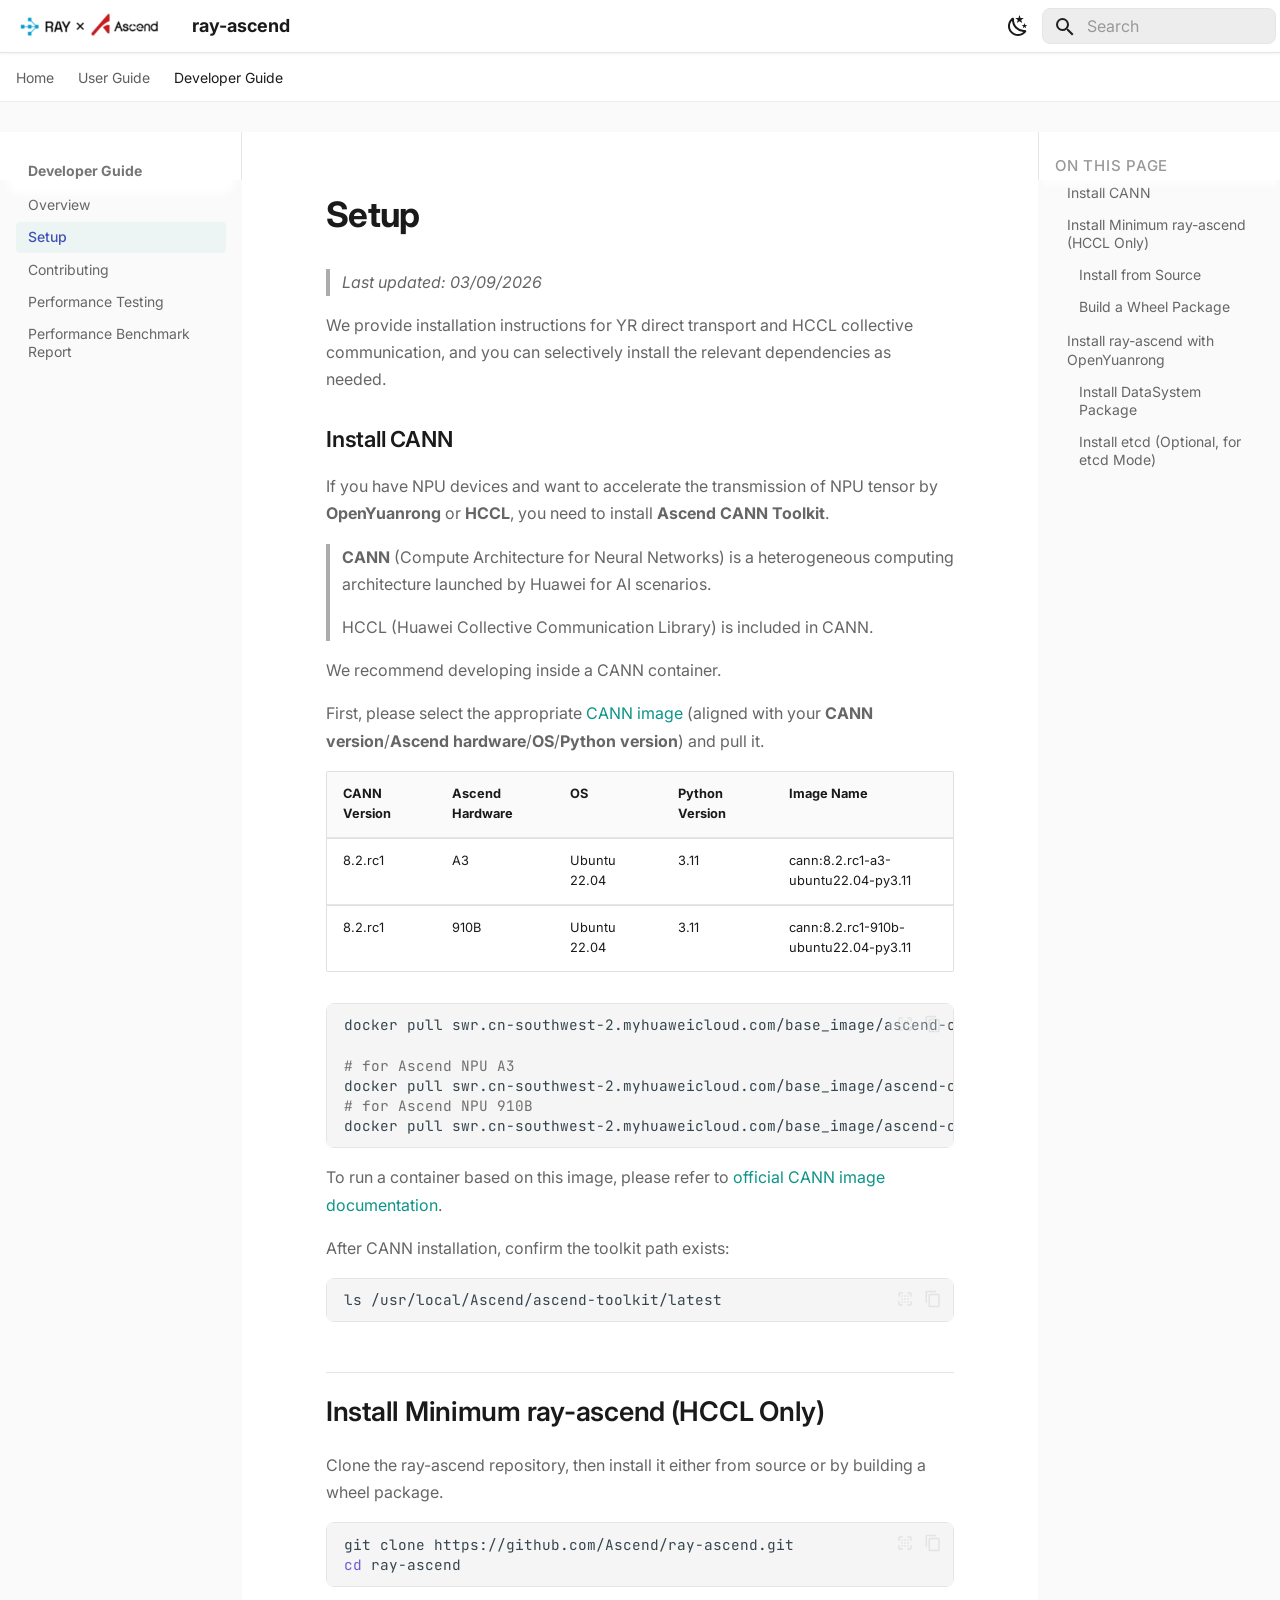
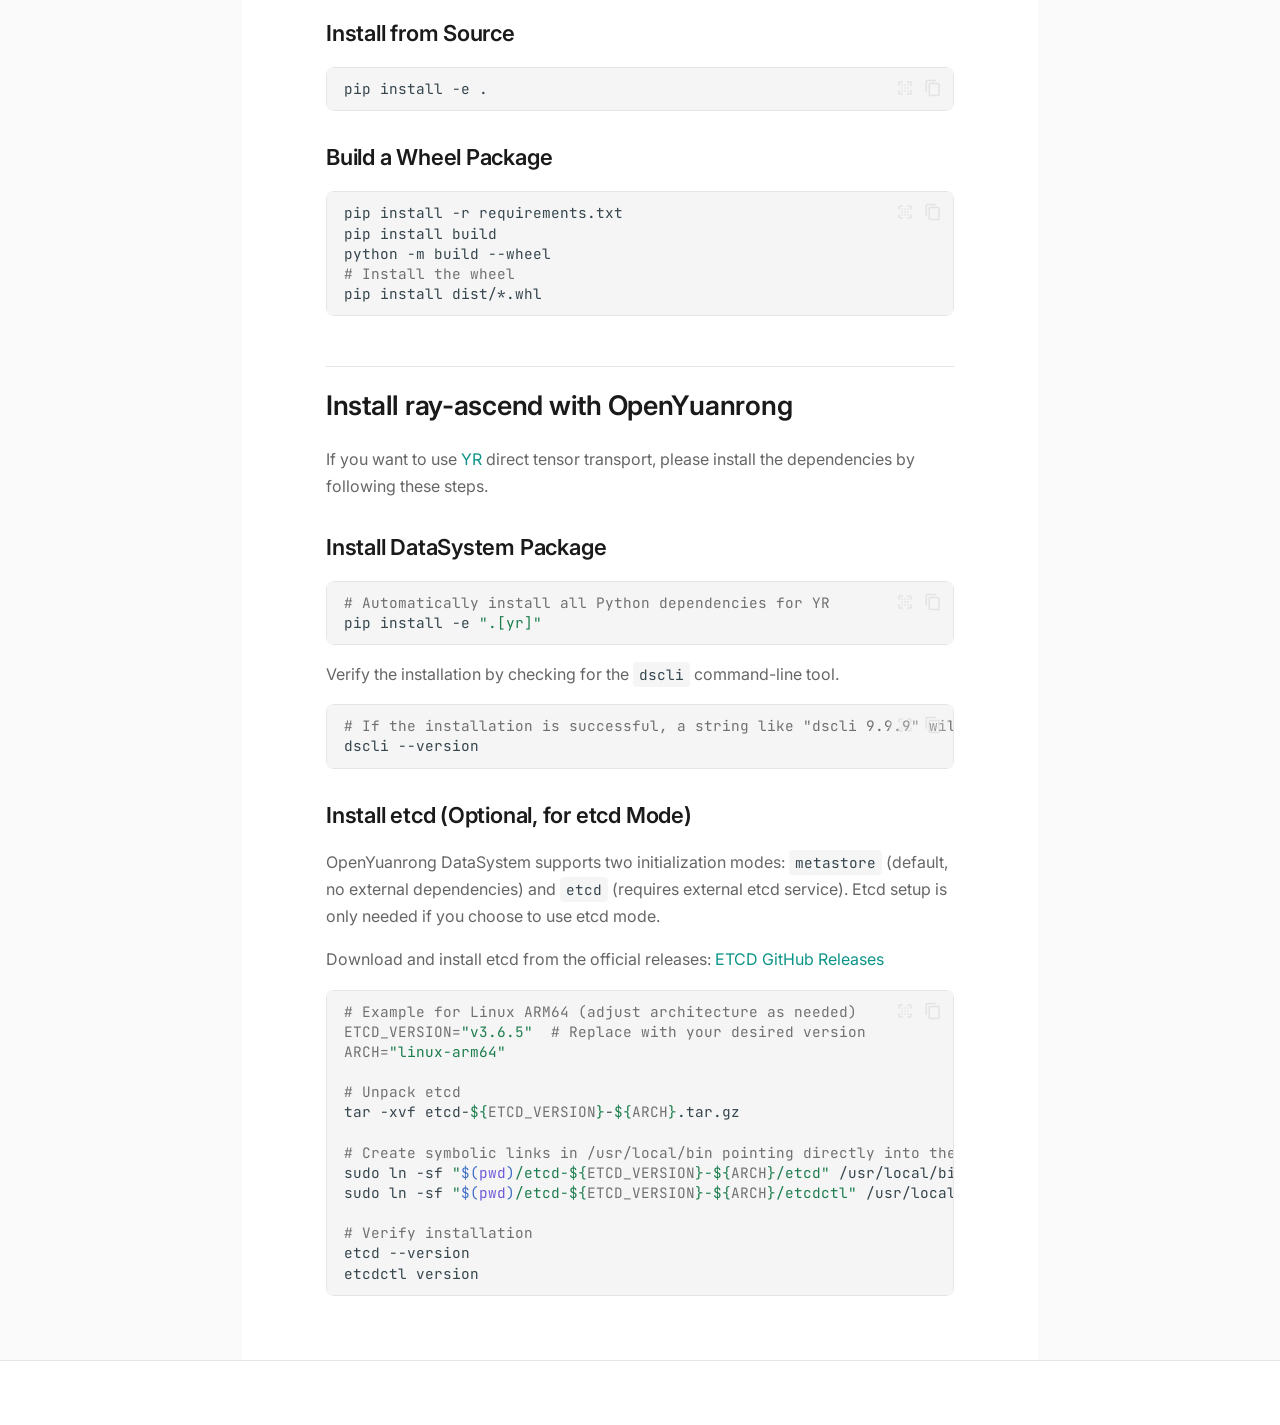
<file: developer_guide/setup/index.html>
<!doctype html>
<html lang="en" class="no-js">
  <head>
    
      <meta charset="utf-8">
      <meta name="viewport" content="width=device-width,initial-scale=1">
      
        <meta name="description" content="Ray Ascend">
      
      
        <meta name="author" content="ray-ascend">
      
      
      
        <link rel="prev" href="../">
      
      
        <link rel="next" href="../contributing/">
      
      
        
      
      
      <link rel="icon" href="../../logo/ray-ascend-logo.png">
      <meta name="generator" content="mkdocs-1.6.1, mkdocs-material-9.7.6">
    
    
      
        <title>Setup - ray-ascend</title>
      
    
    
      <link rel="stylesheet" href="../../assets/stylesheets/main.484c7ddc.min.css">
      
        
        <link rel="stylesheet" href="../../assets/stylesheets/palette.ab4e12ef.min.css">
      
      


    
    
      
    
    
      
        
        
        <link rel="preconnect" href="https://fonts.gstatic.com" crossorigin>
        <link rel="stylesheet" href="https://fonts.googleapis.com/css?family=Inter:300,300i,400,400i,700,700i%7CJetBrains+Mono:400,400i,700,700i&display=fallback">
        <style>:root{--md-text-font:"Inter";--md-code-font:"JetBrains Mono"}</style>
      
    
    
      <link rel="stylesheet" href="../../stylesheets/extra.css">
    
    <script>__md_scope=new URL("../..",location),__md_hash=e=>[...e].reduce(((e,_)=>(e<<5)-e+_.charCodeAt(0)),0),__md_get=(e,_=localStorage,t=__md_scope)=>JSON.parse(_.getItem(t.pathname+"."+e)),__md_set=(e,_,t=localStorage,a=__md_scope)=>{try{t.setItem(a.pathname+"."+e,JSON.stringify(_))}catch(e){}}</script>
    
      

    
    
  </head>
  
  
    
    
      
    
    
    
    
    <body dir="ltr" data-md-color-scheme="default" data-md-color-primary="white" data-md-color-accent="teal">
  
    
    <input class="md-toggle" data-md-toggle="drawer" type="checkbox" id="__drawer" autocomplete="off">
    <input class="md-toggle" data-md-toggle="search" type="checkbox" id="__search" autocomplete="off">
    <label class="md-overlay" for="__drawer"></label>
    <div data-md-component="skip">
      
        
        <a href="#setup" class="md-skip">
          Skip to content
        </a>
      
    </div>
    <div data-md-component="announce">
      
    </div>
    
    
      

<header class="md-header" data-md-component="header">
  <nav class="md-header__inner md-grid" aria-label="Header">
    <a href="../.." title="ray-ascend" class="md-header__button md-logo" aria-label="ray-ascend" data-md-component="logo">
      
  <img src="../../logo/ray-ascend-logo.png" alt="logo">

    </a>
    <label class="md-header__button md-icon" for="__drawer">
      
      <svg xmlns="http://www.w3.org/2000/svg" viewBox="0 0 24 24"><path d="M3 6h18v2H3zm0 5h18v2H3zm0 5h18v2H3z"/></svg>
    </label>
    <div class="md-header__title" data-md-component="header-title">
      <div class="md-header__ellipsis">
        <div class="md-header__topic">
          <span class="md-ellipsis">
            ray-ascend
          </span>
        </div>
        <div class="md-header__topic" data-md-component="header-topic">
          <span class="md-ellipsis">
            
              Setup
            
          </span>
        </div>
      </div>
    </div>
    
      
        <form class="md-header__option" data-md-component="palette">
  
    
    
    
    <input class="md-option" data-md-color-media="(prefers-color-scheme: light)" data-md-color-scheme="default" data-md-color-primary="white" data-md-color-accent="teal"  aria-label="Switch to dark mode"  type="radio" name="__palette" id="__palette_0">
    
      <label class="md-header__button md-icon" title="Switch to dark mode" for="__palette_1" hidden>
        <svg xmlns="http://www.w3.org/2000/svg" viewBox="0 0 24 24"><path d="m17.75 4.09-2.53 1.94.91 3.06-2.63-1.81-2.63 1.81.91-3.06-2.53-1.94L12.44 4l1.06-3 1.06 3zm3.5 6.91-1.64 1.25.59 1.98-1.7-1.17-1.7 1.17.59-1.98L15.75 11l2.06-.05L18.5 9l.69 1.95zm-2.28 4.95c.83-.08 1.72 1.1 1.19 1.85-.32.45-.66.87-1.08 1.27C15.17 23 8.84 23 4.94 19.07c-3.91-3.9-3.91-10.24 0-14.14.4-.4.82-.76 1.27-1.08.75-.53 1.93.36 1.85 1.19-.27 2.86.69 5.83 2.89 8.02a9.96 9.96 0 0 0 8.02 2.89m-1.64 2.02a12.08 12.08 0 0 1-7.8-3.47c-2.17-2.19-3.33-5-3.49-7.82-2.81 3.14-2.7 7.96.31 10.98 3.02 3.01 7.84 3.12 10.98.31"/></svg>
      </label>
    
  
    
    
    
    <input class="md-option" data-md-color-media="(prefers-color-scheme: dark)" data-md-color-scheme="slate" data-md-color-primary="black" data-md-color-accent="teal"  aria-label="Switch to light mode"  type="radio" name="__palette" id="__palette_1">
    
      <label class="md-header__button md-icon" title="Switch to light mode" for="__palette_0" hidden>
        <svg xmlns="http://www.w3.org/2000/svg" viewBox="0 0 24 24"><path d="M12 7a5 5 0 0 1 5 5 5 5 0 0 1-5 5 5 5 0 0 1-5-5 5 5 0 0 1 5-5m0 2a3 3 0 0 0-3 3 3 3 0 0 0 3 3 3 3 0 0 0 3-3 3 3 0 0 0-3-3m0-7 2.39 3.42C13.65 5.15 12.84 5 12 5s-1.65.15-2.39.42zM3.34 7l4.16-.35A7.2 7.2 0 0 0 5.94 8.5c-.44.74-.69 1.5-.83 2.29zm.02 10 1.76-3.77a7.131 7.131 0 0 0 2.38 4.14zM20.65 7l-1.77 3.79a7.02 7.02 0 0 0-2.38-4.15zm-.01 10-4.14.36c.59-.51 1.12-1.14 1.54-1.86.42-.73.69-1.5.83-2.29zM12 22l-2.41-3.44c.74.27 1.55.44 2.41.44.82 0 1.63-.17 2.37-.44z"/></svg>
      </label>
    
  
</form>
      
    
    
      <script>var palette=__md_get("__palette");if(palette&&palette.color){if("(prefers-color-scheme)"===palette.color.media){var media=matchMedia("(prefers-color-scheme: light)"),input=document.querySelector(media.matches?"[data-md-color-media='(prefers-color-scheme: light)']":"[data-md-color-media='(prefers-color-scheme: dark)']");palette.color.media=input.getAttribute("data-md-color-media"),palette.color.scheme=input.getAttribute("data-md-color-scheme"),palette.color.primary=input.getAttribute("data-md-color-primary"),palette.color.accent=input.getAttribute("data-md-color-accent")}for(var[key,value]of Object.entries(palette.color))document.body.setAttribute("data-md-color-"+key,value)}</script>
    
    
    
      
      
        <label class="md-header__button md-icon" for="__search">
          
          <svg xmlns="http://www.w3.org/2000/svg" viewBox="0 0 24 24"><path d="M9.5 3A6.5 6.5 0 0 1 16 9.5c0 1.61-.59 3.09-1.56 4.23l.27.27h.79l5 5-1.5 1.5-5-5v-.79l-.27-.27A6.52 6.52 0 0 1 9.5 16 6.5 6.5 0 0 1 3 9.5 6.5 6.5 0 0 1 9.5 3m0 2C7 5 5 7 5 9.5S7 14 9.5 14 14 12 14 9.5 12 5 9.5 5"/></svg>
        </label>
        <div class="md-search" data-md-component="search" role="dialog">
  <label class="md-search__overlay" for="__search"></label>
  <div class="md-search__inner" role="search">
    <form class="md-search__form" name="search">
      <input type="text" class="md-search__input" name="query" aria-label="Search" placeholder="Search" autocapitalize="off" autocorrect="off" autocomplete="off" spellcheck="false" data-md-component="search-query" required>
      <label class="md-search__icon md-icon" for="__search">
        
        <svg xmlns="http://www.w3.org/2000/svg" viewBox="0 0 24 24"><path d="M9.5 3A6.5 6.5 0 0 1 16 9.5c0 1.61-.59 3.09-1.56 4.23l.27.27h.79l5 5-1.5 1.5-5-5v-.79l-.27-.27A6.52 6.52 0 0 1 9.5 16 6.5 6.5 0 0 1 3 9.5 6.5 6.5 0 0 1 9.5 3m0 2C7 5 5 7 5 9.5S7 14 9.5 14 14 12 14 9.5 12 5 9.5 5"/></svg>
        
        <svg xmlns="http://www.w3.org/2000/svg" viewBox="0 0 24 24"><path d="M20 11v2H8l5.5 5.5-1.42 1.42L4.16 12l7.92-7.92L13.5 5.5 8 11z"/></svg>
      </label>
      <nav class="md-search__options" aria-label="Search">
        
          <a href="javascript:void(0)" class="md-search__icon md-icon" title="Share" aria-label="Share" data-clipboard data-clipboard-text="" data-md-component="search-share" tabindex="-1">
            
            <svg xmlns="http://www.w3.org/2000/svg" viewBox="0 0 24 24"><path d="M18 16.08c-.76 0-1.44.3-1.96.77L8.91 12.7c.05-.23.09-.46.09-.7s-.04-.47-.09-.7l7.05-4.11c.54.5 1.25.81 2.04.81a3 3 0 0 0 3-3 3 3 0 0 0-3-3 3 3 0 0 0-3 3c0 .24.04.47.09.7L8.04 9.81C7.5 9.31 6.79 9 6 9a3 3 0 0 0-3 3 3 3 0 0 0 3 3c.79 0 1.5-.31 2.04-.81l7.12 4.15c-.05.21-.08.43-.08.66 0 1.61 1.31 2.91 2.92 2.91s2.92-1.3 2.92-2.91A2.92 2.92 0 0 0 18 16.08"/></svg>
          </a>
        
        <button type="reset" class="md-search__icon md-icon" title="Clear" aria-label="Clear" tabindex="-1">
          
          <svg xmlns="http://www.w3.org/2000/svg" viewBox="0 0 24 24"><path d="M19 6.41 17.59 5 12 10.59 6.41 5 5 6.41 10.59 12 5 17.59 6.41 19 12 13.41 17.59 19 19 17.59 13.41 12z"/></svg>
        </button>
      </nav>
      
        <div class="md-search__suggest" data-md-component="search-suggest"></div>
      
    </form>
    <div class="md-search__output">
      <div class="md-search__scrollwrap" tabindex="0" data-md-scrollfix>
        <div class="md-search-result" data-md-component="search-result">
          <div class="md-search-result__meta">
            Initializing search
          </div>
          <ol class="md-search-result__list" role="presentation"></ol>
        </div>
      </div>
    </div>
  </div>
</div>
      
    
    
  </nav>
  
</header>
    
    <div class="md-container" data-md-component="container">
      
      
        
          
            
<nav class="md-tabs" aria-label="Tabs" data-md-component="tabs">
  <div class="md-grid">
    <ul class="md-tabs__list">
      
        
  
  
  
  
    <li class="md-tabs__item">
      <a href="../.." class="md-tabs__link">
        
  
  
    
  
  Home

      </a>
    </li>
  

      
        
  
  
  
  
    
    
      <li class="md-tabs__item">
        <a href="../../user_guide/" class="md-tabs__link">
          
  
  
  User Guide

        </a>
      </li>
    
  

      
        
  
  
  
    
  
  
    
    
      <li class="md-tabs__item md-tabs__item--active">
        <a href="../" class="md-tabs__link">
          
  
  
  Developer Guide

        </a>
      </li>
    
  

      
    </ul>
  </div>
</nav>
          
        
      
      <main class="md-main" data-md-component="main">
        <div class="md-main__inner md-grid">
          
            
              
              <div class="md-sidebar md-sidebar--primary" data-md-component="sidebar" data-md-type="navigation" >
                <div class="md-sidebar__scrollwrap">
                  <div class="md-sidebar__inner">
                    


  


<nav class="md-nav md-nav--primary md-nav--lifted" aria-label="Navigation" data-md-level="0">
  <label class="md-nav__title" for="__drawer">
    <a href="../.." title="ray-ascend" class="md-nav__button md-logo" aria-label="ray-ascend" data-md-component="logo">
      
  <img src="../../logo/ray-ascend-logo.png" alt="logo">

    </a>
    ray-ascend
  </label>
  
  <ul class="md-nav__list" data-md-scrollfix>
    
      
      
  
  
  
  
    <li class="md-nav__item">
      <a href="../.." class="md-nav__link">
        
  
  
  <span class="md-ellipsis">
    
  
    Home
  

    
  </span>
  
  

      </a>
    </li>
  

    
      
      
  
  
  
  
    
    
    
    
      
      
        
      
    
    
    <li class="md-nav__item md-nav__item--nested">
      
        
        
          
        
        <input class="md-nav__toggle md-toggle md-toggle--indeterminate" type="checkbox" id="__nav_2" >
        
          
          <label class="md-nav__link" for="__nav_2" id="__nav_2_label" tabindex="0">
            
  
  
  <span class="md-ellipsis">
    
  
    User Guide
  

    
  </span>
  
  

            <span class="md-nav__icon md-icon"></span>
          </label>
        
        <nav class="md-nav" data-md-level="1" aria-labelledby="__nav_2_label" aria-expanded="false">
          <label class="md-nav__title" for="__nav_2">
            <span class="md-nav__icon md-icon"></span>
            
  
    User Guide
  

          </label>
          <ul class="md-nav__list" data-md-scrollfix>
            
              
                
  
  
  
  
    <li class="md-nav__item">
      <a href="../../user_guide/" class="md-nav__link">
        
  
  
  <span class="md-ellipsis">
    
  
    Overview
  

    
  </span>
  
  

      </a>
    </li>
  

              
            
              
                
  
  
  
  
    <li class="md-nav__item">
      <a href="../../user_guide/installation/" class="md-nav__link">
        
  
  
  <span class="md-ellipsis">
    
  
    Installation
  

    
  </span>
  
  

      </a>
    </li>
  

              
            
              
                
  
  
  
  
    <li class="md-nav__item">
      <a href="../../user_guide/hccl_collective/" class="md-nav__link">
        
  
  
  <span class="md-ellipsis">
    
  
    HCCL Collective Communication
  

    
  </span>
  
  

      </a>
    </li>
  

              
            
              
                
  
  
  
  
    <li class="md-nav__item">
      <a href="../../user_guide/yr_transport/" class="md-nav__link">
        
  
  
  <span class="md-ellipsis">
    
  
    YR Direct Transport
  

    
  </span>
  
  

      </a>
    </li>
  

              
            
              
                
  
  
  
  
    <li class="md-nav__item">
      <a href="../../user_guide/api_reference/" class="md-nav__link">
        
  
  
  <span class="md-ellipsis">
    
  
    API Reference
  

    
  </span>
  
  

      </a>
    </li>
  

              
            
              
                
  
  
  
  
    <li class="md-nav__item">
      <a href="../../user_guide/best_practices/" class="md-nav__link">
        
  
  
  <span class="md-ellipsis">
    
  
    Best Practices
  

    
  </span>
  
  

      </a>
    </li>
  

              
            
          </ul>
        </nav>
      
    </li>
  

    
      
      
  
  
    
  
  
  
    
    
    
    
      
        
        
      
      
        
      
    
    
    <li class="md-nav__item md-nav__item--active md-nav__item--section md-nav__item--nested">
      
        
        
        <input class="md-nav__toggle md-toggle " type="checkbox" id="__nav_3" checked>
        
          
          <label class="md-nav__link" for="__nav_3" id="__nav_3_label" tabindex="">
            
  
  
  <span class="md-ellipsis">
    
  
    Developer Guide
  

    
  </span>
  
  

            <span class="md-nav__icon md-icon"></span>
          </label>
        
        <nav class="md-nav" data-md-level="1" aria-labelledby="__nav_3_label" aria-expanded="true">
          <label class="md-nav__title" for="__nav_3">
            <span class="md-nav__icon md-icon"></span>
            
  
    Developer Guide
  

          </label>
          <ul class="md-nav__list" data-md-scrollfix>
            
              
                
  
  
  
  
    <li class="md-nav__item">
      <a href="../" class="md-nav__link">
        
  
  
  <span class="md-ellipsis">
    
  
    Overview
  

    
  </span>
  
  

      </a>
    </li>
  

              
            
              
                
  
  
    
  
  
  
    <li class="md-nav__item md-nav__item--active">
      
      <input class="md-nav__toggle md-toggle" type="checkbox" id="__toc">
      
      
        
      
      
        <label class="md-nav__link md-nav__link--active" for="__toc">
          
  
  
  <span class="md-ellipsis">
    
  
    Setup
  

    
  </span>
  
  

          <span class="md-nav__icon md-icon"></span>
        </label>
      
      <a href="./" class="md-nav__link md-nav__link--active">
        
  
  
  <span class="md-ellipsis">
    
  
    Setup
  

    
  </span>
  
  

      </a>
      
        

  

<nav class="md-nav md-nav--secondary" aria-label="On this page">
  
  
  
    
  
  
    <label class="md-nav__title" for="__toc">
      <span class="md-nav__icon md-icon"></span>
      On this page
    </label>
    <ul class="md-nav__list" data-md-component="toc" data-md-scrollfix>
      
        <li class="md-nav__item">
  <a href="#install-cann" class="md-nav__link">
    <span class="md-ellipsis">
      
        Install CANN
      
    </span>
  </a>
  
</li>
      
        <li class="md-nav__item">
  <a href="#install-minimum-ray-ascend-hccl-only" class="md-nav__link">
    <span class="md-ellipsis">
      
        Install Minimum ray-ascend (HCCL Only)
      
    </span>
  </a>
  
    <nav class="md-nav" aria-label="Install Minimum ray-ascend (HCCL Only)">
      <ul class="md-nav__list">
        
          <li class="md-nav__item">
  <a href="#install-from-source" class="md-nav__link">
    <span class="md-ellipsis">
      
        Install from Source
      
    </span>
  </a>
  
</li>
        
          <li class="md-nav__item">
  <a href="#build-a-wheel-package" class="md-nav__link">
    <span class="md-ellipsis">
      
        Build a Wheel Package
      
    </span>
  </a>
  
</li>
        
      </ul>
    </nav>
  
</li>
      
        <li class="md-nav__item">
  <a href="#install-ray-ascend-with-openyuanrong" class="md-nav__link">
    <span class="md-ellipsis">
      
        Install ray-ascend with OpenYuanrong
      
    </span>
  </a>
  
    <nav class="md-nav" aria-label="Install ray-ascend with OpenYuanrong">
      <ul class="md-nav__list">
        
          <li class="md-nav__item">
  <a href="#install-datasystem-package" class="md-nav__link">
    <span class="md-ellipsis">
      
        Install DataSystem Package
      
    </span>
  </a>
  
</li>
        
          <li class="md-nav__item">
  <a href="#install-etcd-optional-for-etcd-mode" class="md-nav__link">
    <span class="md-ellipsis">
      
        Install etcd (Optional, for etcd Mode)
      
    </span>
  </a>
  
</li>
        
      </ul>
    </nav>
  
</li>
      
    </ul>
  
</nav>
      
    </li>
  

              
            
              
                
  
  
  
  
    <li class="md-nav__item">
      <a href="../contributing/" class="md-nav__link">
        
  
  
  <span class="md-ellipsis">
    
  
    Contributing
  

    
  </span>
  
  

      </a>
    </li>
  

              
            
              
                
  
  
  
  
    <li class="md-nav__item">
      <a href="../performance_testing/" class="md-nav__link">
        
  
  
  <span class="md-ellipsis">
    
  
    Performance Testing
  

    
  </span>
  
  

      </a>
    </li>
  

              
            
              
                
  
  
  
  
    <li class="md-nav__item">
      <a href="../performance_benchmark_report/" class="md-nav__link">
        
  
  
  <span class="md-ellipsis">
    
  
    Performance Benchmark Report
  

    
  </span>
  
  

      </a>
    </li>
  

              
            
          </ul>
        </nav>
      
    </li>
  

    
  </ul>
</nav>
                  </div>
                </div>
              </div>
            
            
              
              <div class="md-sidebar md-sidebar--secondary" data-md-component="sidebar" data-md-type="toc" >
                <div class="md-sidebar__scrollwrap">
                  <div class="md-sidebar__inner">
                    

  

<nav class="md-nav md-nav--secondary" aria-label="On this page">
  
  
  
    
  
  
    <label class="md-nav__title" for="__toc">
      <span class="md-nav__icon md-icon"></span>
      On this page
    </label>
    <ul class="md-nav__list" data-md-component="toc" data-md-scrollfix>
      
        <li class="md-nav__item">
  <a href="#install-cann" class="md-nav__link">
    <span class="md-ellipsis">
      
        Install CANN
      
    </span>
  </a>
  
</li>
      
        <li class="md-nav__item">
  <a href="#install-minimum-ray-ascend-hccl-only" class="md-nav__link">
    <span class="md-ellipsis">
      
        Install Minimum ray-ascend (HCCL Only)
      
    </span>
  </a>
  
    <nav class="md-nav" aria-label="Install Minimum ray-ascend (HCCL Only)">
      <ul class="md-nav__list">
        
          <li class="md-nav__item">
  <a href="#install-from-source" class="md-nav__link">
    <span class="md-ellipsis">
      
        Install from Source
      
    </span>
  </a>
  
</li>
        
          <li class="md-nav__item">
  <a href="#build-a-wheel-package" class="md-nav__link">
    <span class="md-ellipsis">
      
        Build a Wheel Package
      
    </span>
  </a>
  
</li>
        
      </ul>
    </nav>
  
</li>
      
        <li class="md-nav__item">
  <a href="#install-ray-ascend-with-openyuanrong" class="md-nav__link">
    <span class="md-ellipsis">
      
        Install ray-ascend with OpenYuanrong
      
    </span>
  </a>
  
    <nav class="md-nav" aria-label="Install ray-ascend with OpenYuanrong">
      <ul class="md-nav__list">
        
          <li class="md-nav__item">
  <a href="#install-datasystem-package" class="md-nav__link">
    <span class="md-ellipsis">
      
        Install DataSystem Package
      
    </span>
  </a>
  
</li>
        
          <li class="md-nav__item">
  <a href="#install-etcd-optional-for-etcd-mode" class="md-nav__link">
    <span class="md-ellipsis">
      
        Install etcd (Optional, for etcd Mode)
      
    </span>
  </a>
  
</li>
        
      </ul>
    </nav>
  
</li>
      
    </ul>
  
</nav>
                  </div>
                </div>
              </div>
            
          
          
            <div class="md-content" data-md-component="content">
              
              <article class="md-content__inner md-typeset">
                
                  



<h1 id="setup">Setup<a class="headerlink" href="#setup" title="Permanent link">&para;</a></h1>
<blockquote>
<p><em>Last updated: 03/09/2026</em></p>
</blockquote>
<p>We provide installation instructions for YR direct transport and HCCL collective
communication, and you can selectively install the relevant dependencies as needed.</p>
<h3 id="install-cann">Install CANN<a class="headerlink" href="#install-cann" title="Permanent link">&para;</a></h3>
<p>If you have NPU devices and want to accelerate the transmission of NPU tensor by
<strong>OpenYuanrong</strong> or <strong>HCCL</strong>, you need to install <strong>Ascend CANN Toolkit</strong>.</p>
<blockquote>
<p><strong>CANN</strong> (Compute Architecture for Neural Networks) is a heterogeneous computing
architecture launched by Huawei for AI scenarios.</p>
<p>HCCL (Huawei Collective Communication Library) is included in CANN.</p>
</blockquote>
<p>We recommend developing inside a CANN container.</p>
<p>First, please select the appropriate
<a href="https://hub.docker.com/r/ascendai/cann">CANN image</a> (aligned with your <strong>CANN
version</strong>/<strong>Ascend hardware</strong>/<strong>OS</strong>/<strong>Python version</strong>) and pull it.</p>
<table>
<thead>
<tr>
<th>CANN Version</th>
<th>Ascend Hardware</th>
<th>OS</th>
<th>Python Version</th>
<th>Image Name</th>
</tr>
</thead>
<tbody>
<tr>
<td>8.2.rc1</td>
<td>A3</td>
<td>Ubuntu 22.04</td>
<td>3.11</td>
<td>cann:8.2.rc1-a3-ubuntu22.04-py3.11</td>
</tr>
<tr>
<td>8.2.rc1</td>
<td>910B</td>
<td>Ubuntu 22.04</td>
<td>3.11</td>
<td>cann:8.2.rc1-910b-ubuntu22.04-py3.11</td>
</tr>
</tbody>
</table>
<div class="language-bash highlight"><pre><span></span><code><span id="__span-0-1"><a id="__codelineno-0-1" name="__codelineno-0-1" href="#__codelineno-0-1"></a>docker<span class="w"> </span>pull<span class="w"> </span>swr.cn-southwest-2.myhuaweicloud.com/base_image/ascend-ci/<span class="si">${</span><span class="nv">image</span><span class="p"> name</span><span class="si">}</span>
</span><span id="__span-0-2"><a id="__codelineno-0-2" name="__codelineno-0-2" href="#__codelineno-0-2"></a>
</span><span id="__span-0-3"><a id="__codelineno-0-3" name="__codelineno-0-3" href="#__codelineno-0-3"></a><span class="c1"># for Ascend NPU A3</span>
</span><span id="__span-0-4"><a id="__codelineno-0-4" name="__codelineno-0-4" href="#__codelineno-0-4"></a>docker<span class="w"> </span>pull<span class="w"> </span>swr.cn-southwest-2.myhuaweicloud.com/base_image/ascend-ci/cann:8.2.rc1-a3-ubuntu22.04-py3.11
</span><span id="__span-0-5"><a id="__codelineno-0-5" name="__codelineno-0-5" href="#__codelineno-0-5"></a><span class="c1"># for Ascend NPU 910B</span>
</span><span id="__span-0-6"><a id="__codelineno-0-6" name="__codelineno-0-6" href="#__codelineno-0-6"></a>docker<span class="w"> </span>pull<span class="w"> </span>swr.cn-southwest-2.myhuaweicloud.com/base_image/ascend-ci/cann:8.2.rc1-910b-ubuntu22.04-py3.11
</span></code></pre></div>
<p>To run a container based on this image, please refer to
<a href="https://github.com/Ascend/cann-container-image?tab=readme-ov-file#usage">official CANN image documentation</a>.</p>
<p>After CANN installation, confirm the toolkit path exists:</p>
<div class="language-bash highlight"><pre><span></span><code><span id="__span-1-1"><a id="__codelineno-1-1" name="__codelineno-1-1" href="#__codelineno-1-1"></a>ls<span class="w"> </span>/usr/local/Ascend/ascend-toolkit/latest
</span></code></pre></div>
<h2 id="install-minimum-ray-ascend-hccl-only">Install Minimum ray-ascend (HCCL Only)<a class="headerlink" href="#install-minimum-ray-ascend-hccl-only" title="Permanent link">&para;</a></h2>
<p>Clone the ray-ascend repository, then install it either from source or by building a
wheel package.</p>
<div class="language-bash highlight"><pre><span></span><code><span id="__span-2-1"><a id="__codelineno-2-1" name="__codelineno-2-1" href="#__codelineno-2-1"></a>git<span class="w"> </span>clone<span class="w"> </span>https://github.com/Ascend/ray-ascend.git
</span><span id="__span-2-2"><a id="__codelineno-2-2" name="__codelineno-2-2" href="#__codelineno-2-2"></a><span class="nb">cd</span><span class="w"> </span>ray-ascend
</span></code></pre></div>
<h3 id="install-from-source">Install from Source<a class="headerlink" href="#install-from-source" title="Permanent link">&para;</a></h3>
<div class="language-bash highlight"><pre><span></span><code><span id="__span-3-1"><a id="__codelineno-3-1" name="__codelineno-3-1" href="#__codelineno-3-1"></a>pip<span class="w"> </span>install<span class="w"> </span>-e<span class="w"> </span>.
</span></code></pre></div>
<h3 id="build-a-wheel-package">Build a Wheel Package<a class="headerlink" href="#build-a-wheel-package" title="Permanent link">&para;</a></h3>
<div class="language-bash highlight"><pre><span></span><code><span id="__span-4-1"><a id="__codelineno-4-1" name="__codelineno-4-1" href="#__codelineno-4-1"></a>pip<span class="w"> </span>install<span class="w"> </span>-r<span class="w"> </span>requirements.txt
</span><span id="__span-4-2"><a id="__codelineno-4-2" name="__codelineno-4-2" href="#__codelineno-4-2"></a>pip<span class="w"> </span>install<span class="w"> </span>build
</span><span id="__span-4-3"><a id="__codelineno-4-3" name="__codelineno-4-3" href="#__codelineno-4-3"></a>python<span class="w"> </span>-m<span class="w"> </span>build<span class="w"> </span>--wheel
</span><span id="__span-4-4"><a id="__codelineno-4-4" name="__codelineno-4-4" href="#__codelineno-4-4"></a><span class="c1"># Install the wheel</span>
</span><span id="__span-4-5"><a id="__codelineno-4-5" name="__codelineno-4-5" href="#__codelineno-4-5"></a>pip<span class="w"> </span>install<span class="w"> </span>dist/*.whl
</span></code></pre></div>
<h2 id="install-ray-ascend-with-openyuanrong">Install ray-ascend with OpenYuanrong<a class="headerlink" href="#install-ray-ascend-with-openyuanrong" title="Permanent link">&para;</a></h2>
<p>If you want to use
<a href="https://pages.openeuler.openatom.cn/openyuanrong-datasystem/docs/zh-cn/latest/index.html">YR</a>
direct tensor transport, please install the dependencies by following these steps.</p>
<h3 id="install-datasystem-package">Install DataSystem Package<a class="headerlink" href="#install-datasystem-package" title="Permanent link">&para;</a></h3>
<div class="language-bash highlight"><pre><span></span><code><span id="__span-5-1"><a id="__codelineno-5-1" name="__codelineno-5-1" href="#__codelineno-5-1"></a><span class="c1"># Automatically install all Python dependencies for YR</span>
</span><span id="__span-5-2"><a id="__codelineno-5-2" name="__codelineno-5-2" href="#__codelineno-5-2"></a>pip<span class="w"> </span>install<span class="w"> </span>-e<span class="w"> </span><span class="s2">&quot;.[yr]&quot;</span>
</span></code></pre></div>
<p>Verify the installation by checking for the <code>dscli</code> command-line tool.</p>
<div class="language-bash highlight"><pre><span></span><code><span id="__span-6-1"><a id="__codelineno-6-1" name="__codelineno-6-1" href="#__codelineno-6-1"></a><span class="c1"># If the installation is successful, a string like &quot;dscli 9.9.9&quot; will be printed.</span>
</span><span id="__span-6-2"><a id="__codelineno-6-2" name="__codelineno-6-2" href="#__codelineno-6-2"></a>dscli<span class="w"> </span>--version
</span></code></pre></div>
<h3 id="install-etcd-optional-for-etcd-mode">Install etcd (Optional, for etcd Mode)<a class="headerlink" href="#install-etcd-optional-for-etcd-mode" title="Permanent link">&para;</a></h3>
<p>OpenYuanrong DataSystem supports two initialization modes: <code>metastore</code> (default, no
external dependencies) and <code>etcd</code> (requires external etcd service). Etcd setup is only
needed if you choose to use etcd mode.</p>
<p>Download and install etcd from the official releases:
<a href="https://github.com/etcd-io/etcd/releases">ETCD GitHub Releases</a></p>
<div class="language-bash highlight"><pre><span></span><code><span id="__span-7-1"><a id="__codelineno-7-1" name="__codelineno-7-1" href="#__codelineno-7-1"></a><span class="c1"># Example for Linux ARM64 (adjust architecture as needed)</span>
</span><span id="__span-7-2"><a id="__codelineno-7-2" name="__codelineno-7-2" href="#__codelineno-7-2"></a><span class="nv">ETCD_VERSION</span><span class="o">=</span><span class="s2">&quot;v3.6.5&quot;</span><span class="w">  </span><span class="c1"># Replace with your desired version</span>
</span><span id="__span-7-3"><a id="__codelineno-7-3" name="__codelineno-7-3" href="#__codelineno-7-3"></a><span class="nv">ARCH</span><span class="o">=</span><span class="s2">&quot;linux-arm64&quot;</span>
</span><span id="__span-7-4"><a id="__codelineno-7-4" name="__codelineno-7-4" href="#__codelineno-7-4"></a>
</span><span id="__span-7-5"><a id="__codelineno-7-5" name="__codelineno-7-5" href="#__codelineno-7-5"></a><span class="c1"># Unpack etcd</span>
</span><span id="__span-7-6"><a id="__codelineno-7-6" name="__codelineno-7-6" href="#__codelineno-7-6"></a>tar<span class="w"> </span>-xvf<span class="w"> </span>etcd-<span class="si">${</span><span class="nv">ETCD_VERSION</span><span class="si">}</span>-<span class="si">${</span><span class="nv">ARCH</span><span class="si">}</span>.tar.gz
</span><span id="__span-7-7"><a id="__codelineno-7-7" name="__codelineno-7-7" href="#__codelineno-7-7"></a>
</span><span id="__span-7-8"><a id="__codelineno-7-8" name="__codelineno-7-8" href="#__codelineno-7-8"></a><span class="c1"># Create symbolic links in /usr/local/bin pointing directly into the extracted folder</span>
</span><span id="__span-7-9"><a id="__codelineno-7-9" name="__codelineno-7-9" href="#__codelineno-7-9"></a>sudo<span class="w"> </span>ln<span class="w"> </span>-sf<span class="w"> </span><span class="s2">&quot;</span><span class="k">$(</span><span class="nb">pwd</span><span class="k">)</span><span class="s2">/etcd-</span><span class="si">${</span><span class="nv">ETCD_VERSION</span><span class="si">}</span><span class="s2">-</span><span class="si">${</span><span class="nv">ARCH</span><span class="si">}</span><span class="s2">/etcd&quot;</span><span class="w"> </span>/usr/local/bin/etcd
</span><span id="__span-7-10"><a id="__codelineno-7-10" name="__codelineno-7-10" href="#__codelineno-7-10"></a>sudo<span class="w"> </span>ln<span class="w"> </span>-sf<span class="w"> </span><span class="s2">&quot;</span><span class="k">$(</span><span class="nb">pwd</span><span class="k">)</span><span class="s2">/etcd-</span><span class="si">${</span><span class="nv">ETCD_VERSION</span><span class="si">}</span><span class="s2">-</span><span class="si">${</span><span class="nv">ARCH</span><span class="si">}</span><span class="s2">/etcdctl&quot;</span><span class="w"> </span>/usr/local/bin/etcdctl
</span><span id="__span-7-11"><a id="__codelineno-7-11" name="__codelineno-7-11" href="#__codelineno-7-11"></a>
</span><span id="__span-7-12"><a id="__codelineno-7-12" name="__codelineno-7-12" href="#__codelineno-7-12"></a><span class="c1"># Verify installation</span>
</span><span id="__span-7-13"><a id="__codelineno-7-13" name="__codelineno-7-13" href="#__codelineno-7-13"></a>etcd<span class="w"> </span>--version
</span><span id="__span-7-14"><a id="__codelineno-7-14" name="__codelineno-7-14" href="#__codelineno-7-14"></a>etcdctl<span class="w"> </span>version
</span></code></pre></div>












                
              </article>
            </div>
          
          
<script>var target=document.getElementById(location.hash.slice(1));target&&target.name&&(target.checked=target.name.startsWith("__tabbed_"))</script>
        </div>
        
          <button type="button" class="md-top md-icon" data-md-component="top" hidden>
  
  <svg xmlns="http://www.w3.org/2000/svg" viewBox="0 0 24 24"><path d="M13 20h-2V8l-5.5 5.5-1.42-1.42L12 4.16l7.92 7.92-1.42 1.42L13 8z"/></svg>
  Back to top
</button>
        
      </main>
      
        <footer class="md-footer">
  
  <div class="md-footer-meta md-typeset">
    <div class="md-footer-meta__inner md-grid">
      <div class="md-copyright">
  
  
    Made with
    <a href="https://squidfunk.github.io/mkdocs-material/" target="_blank" rel="noopener">
      Material for MkDocs
    </a>
  
</div>
      
        
<div class="md-social">
  
    
    
    
    
      
      
    
    <a href="https://gitcode.com/Ascend/ray-ascend" target="_blank" rel="noopener" title="gitcode.com" class="md-social__link">
      <svg xmlns="http://www.w3.org/2000/svg" viewBox="0 0 448 512"><!--! Font Awesome Free 7.1.0 by @fontawesome - https://fontawesome.com License - https://fontawesome.com/license/free (Icons: CC BY 4.0, Fonts: SIL OFL 1.1, Code: MIT License) Copyright 2025 Fonticons, Inc.--><path d="M439.6 236.1 244 40.5c-5.4-5.5-12.8-8.5-20.4-8.5s-15 3-20.4 8.4L162.5 81l51.5 51.5c27.1-9.1 52.7 16.8 43.4 43.7l49.7 49.7c34.2-11.8 61.2 31 35.5 56.7-26.5 26.5-70.2-2.9-56-37.3L240.3 199v121.9c25.3 12.5 22.3 41.8 9.1 55-6.4 6.4-15.2 10.1-24.3 10.1s-17.8-3.6-24.3-10.1c-17.6-17.6-11.1-46.9 11.2-56v-123c-20.8-8.5-24.6-30.7-18.6-45L142.6 101 8.5 235.1C3 240.6 0 247.9 0 255.5s3 15 8.5 20.4l195.6 195.7c5.4 5.4 12.7 8.4 20.4 8.4s15-3 20.4-8.4l194.7-194.7c5.4-5.4 8.4-12.8 8.4-20.4s-3-15-8.4-20.4"/></svg>
    </a>
  
</div>
      
    </div>
  </div>
</footer>
      
    </div>
    <div class="md-dialog" data-md-component="dialog">
      <div class="md-dialog__inner md-typeset"></div>
    </div>
    
    
    
      
      
      <script id="__config" type="application/json">{"annotate": null, "base": "../..", "features": ["navigation.instant", "navigation.tabs", "navigation.sections", "navigation.expand", "navigation.top", "toc.follow", "search.suggest", "search.highlight", "search.share", "content.code.copy", "content.code.select"], "search": "../../assets/javascripts/workers/search.2c215733.min.js", "tags": null, "translations": {"clipboard.copied": "Copied to clipboard", "clipboard.copy": "Copy to clipboard", "search.result.more.one": "1 more on this page", "search.result.more.other": "# more on this page", "search.result.none": "No matching documents", "search.result.one": "1 matching document", "search.result.other": "# matching documents", "search.result.placeholder": "Type to start searching", "search.result.term.missing": "Missing", "select.version": "Select version"}, "version": null}</script>
    
    
      <script src="../../assets/javascripts/bundle.79ae519e.min.js"></script>
      
    
  </body>
</html>
</file>
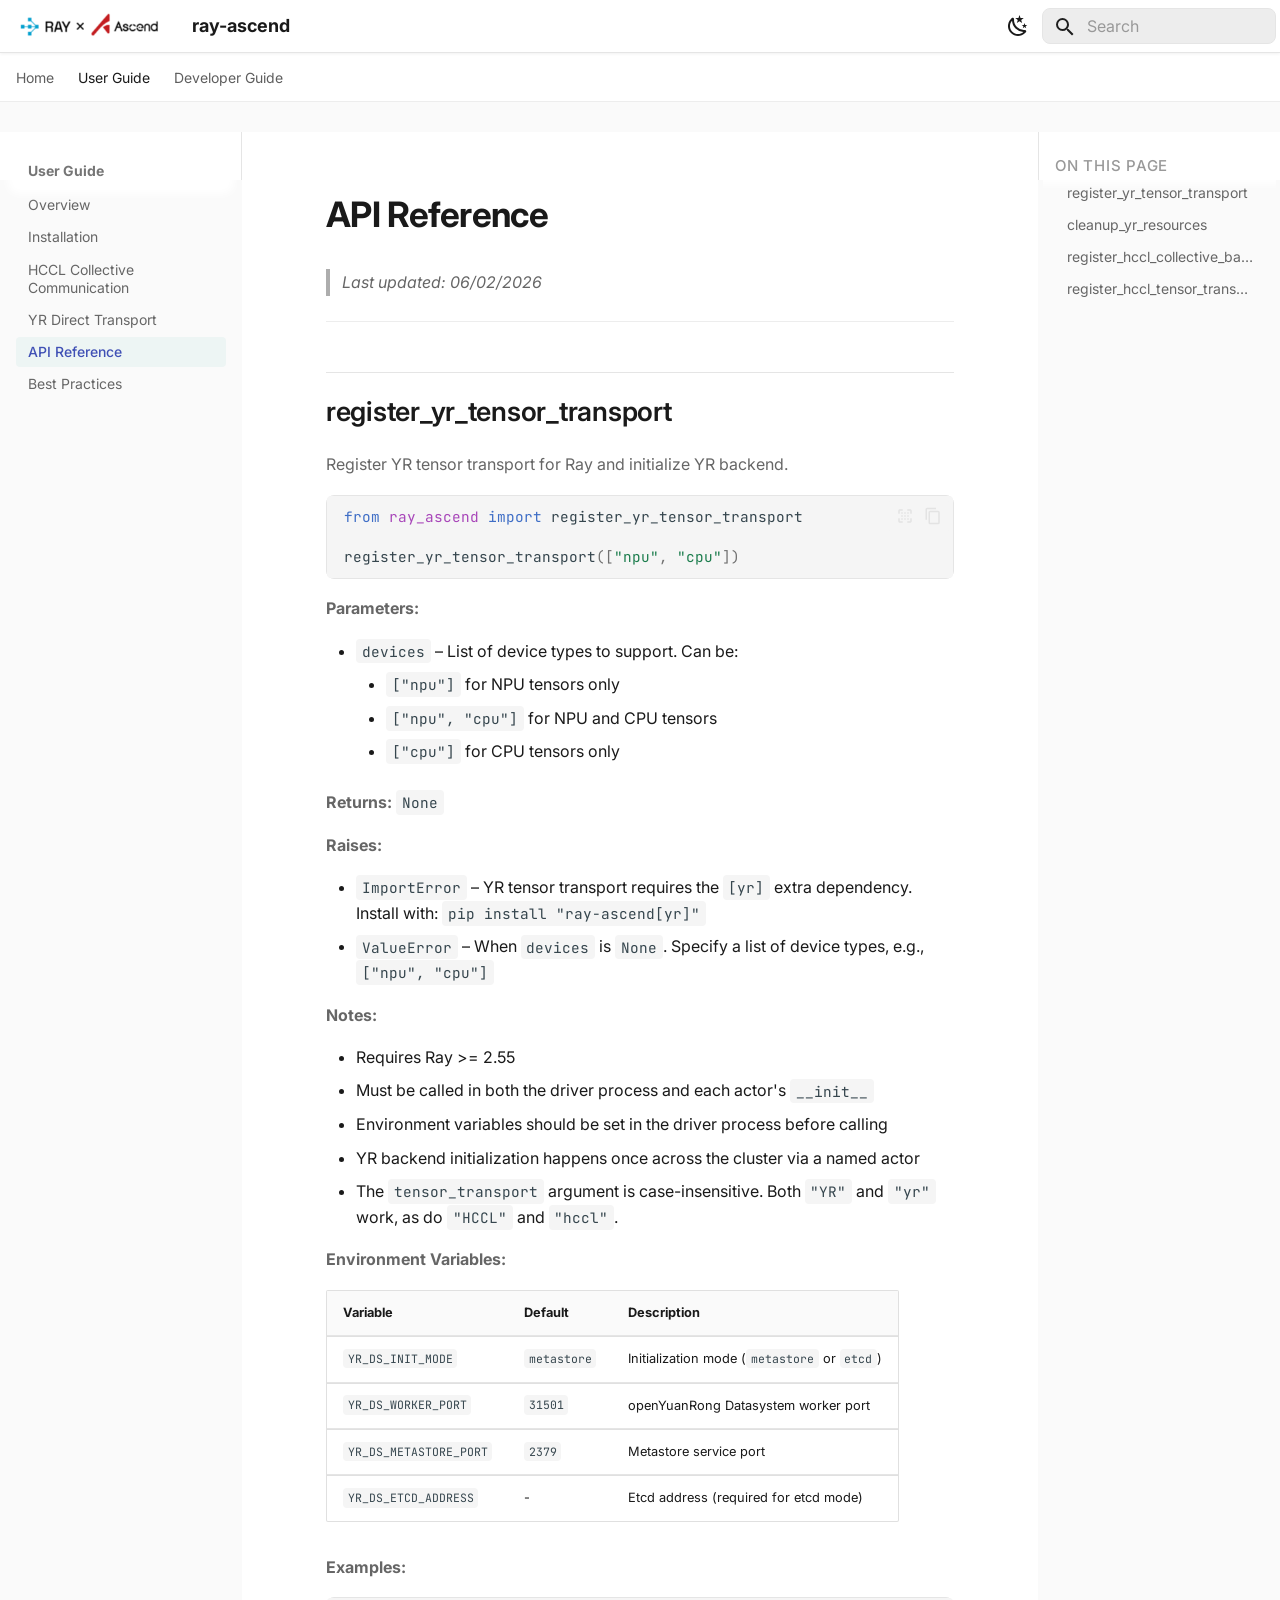
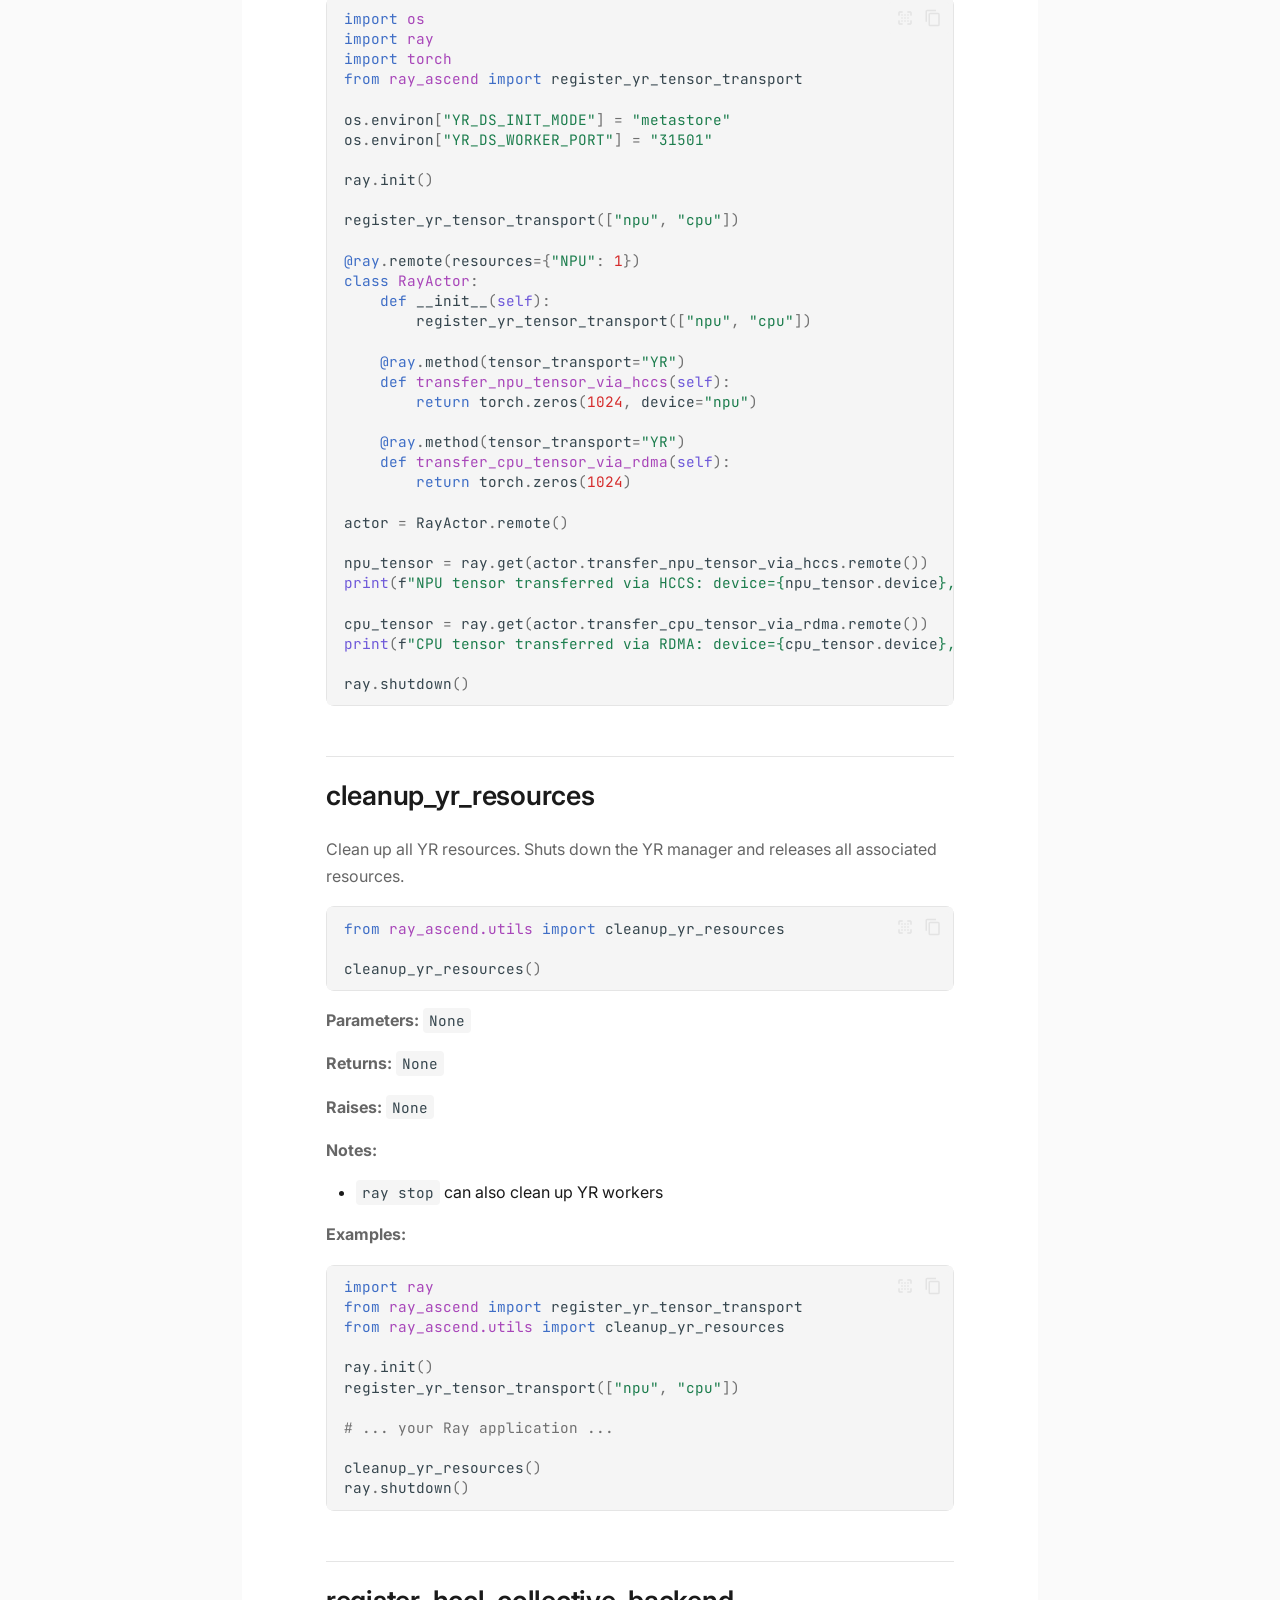
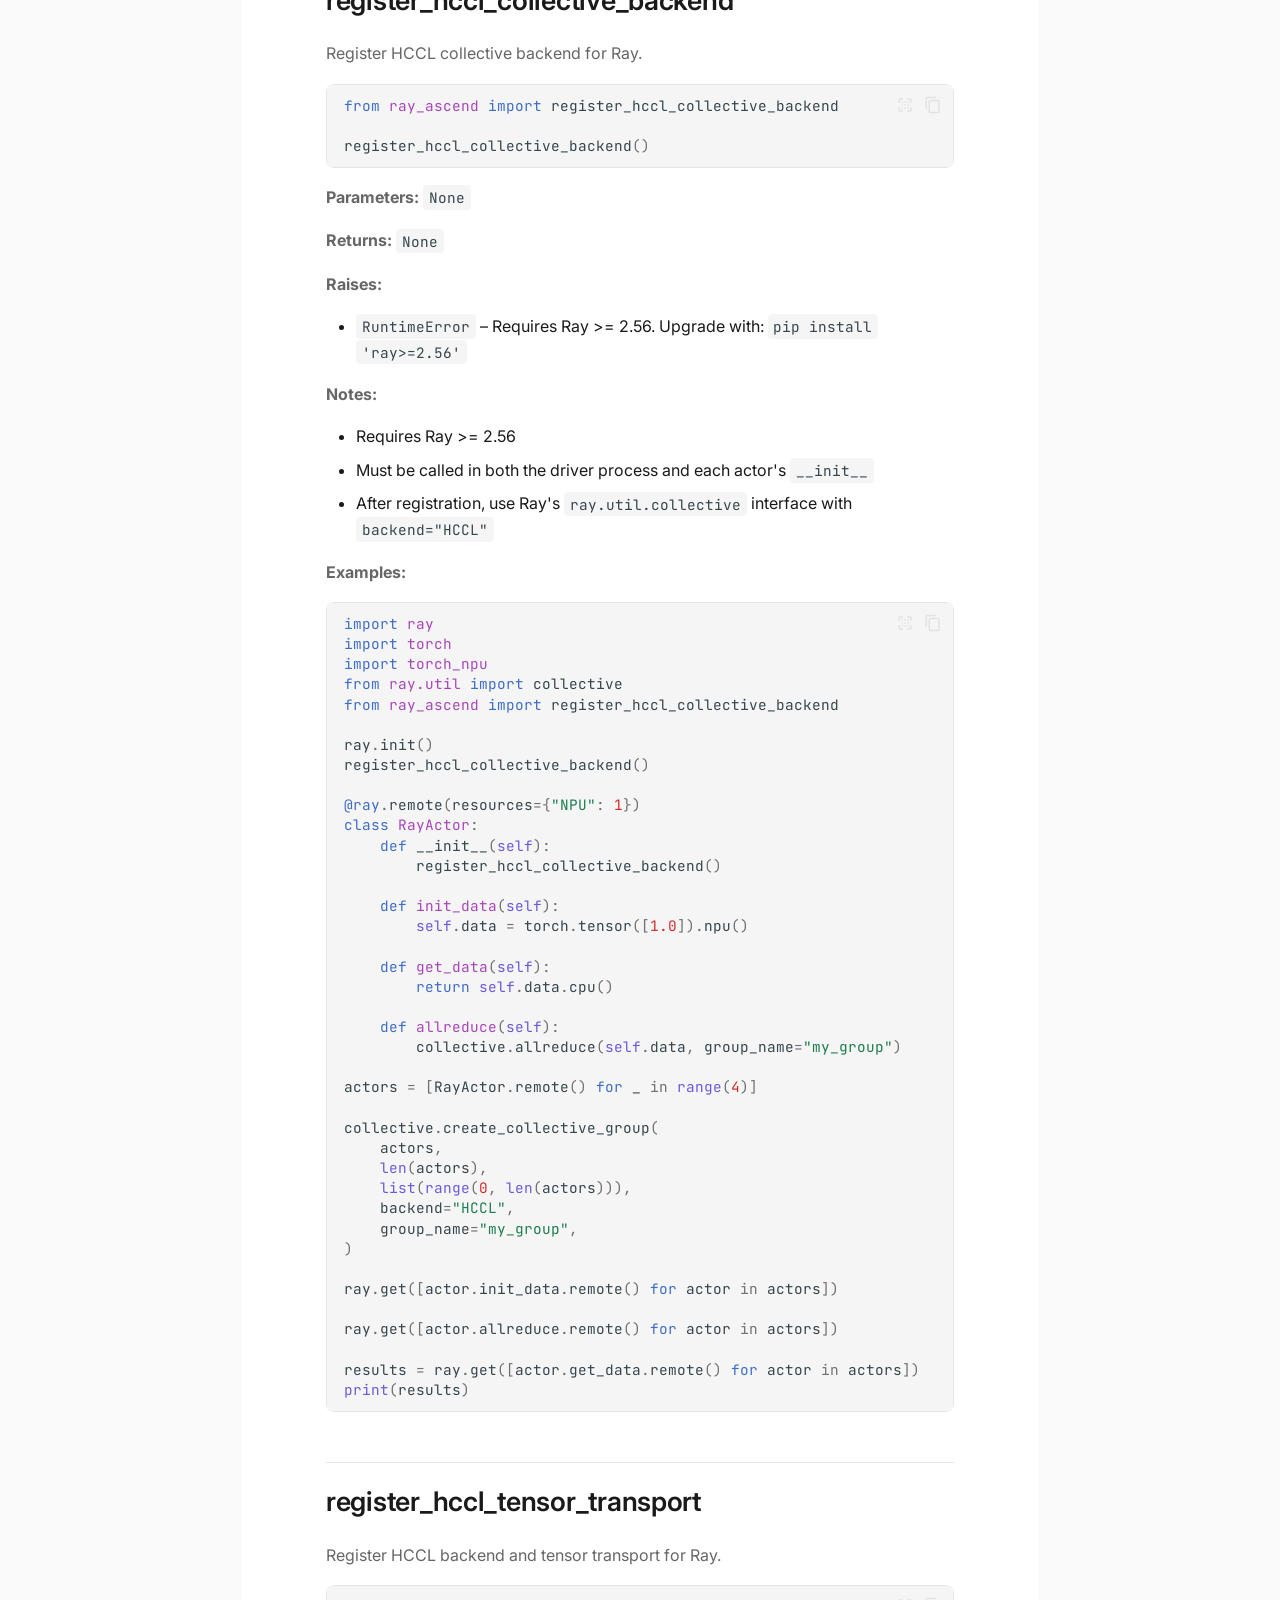
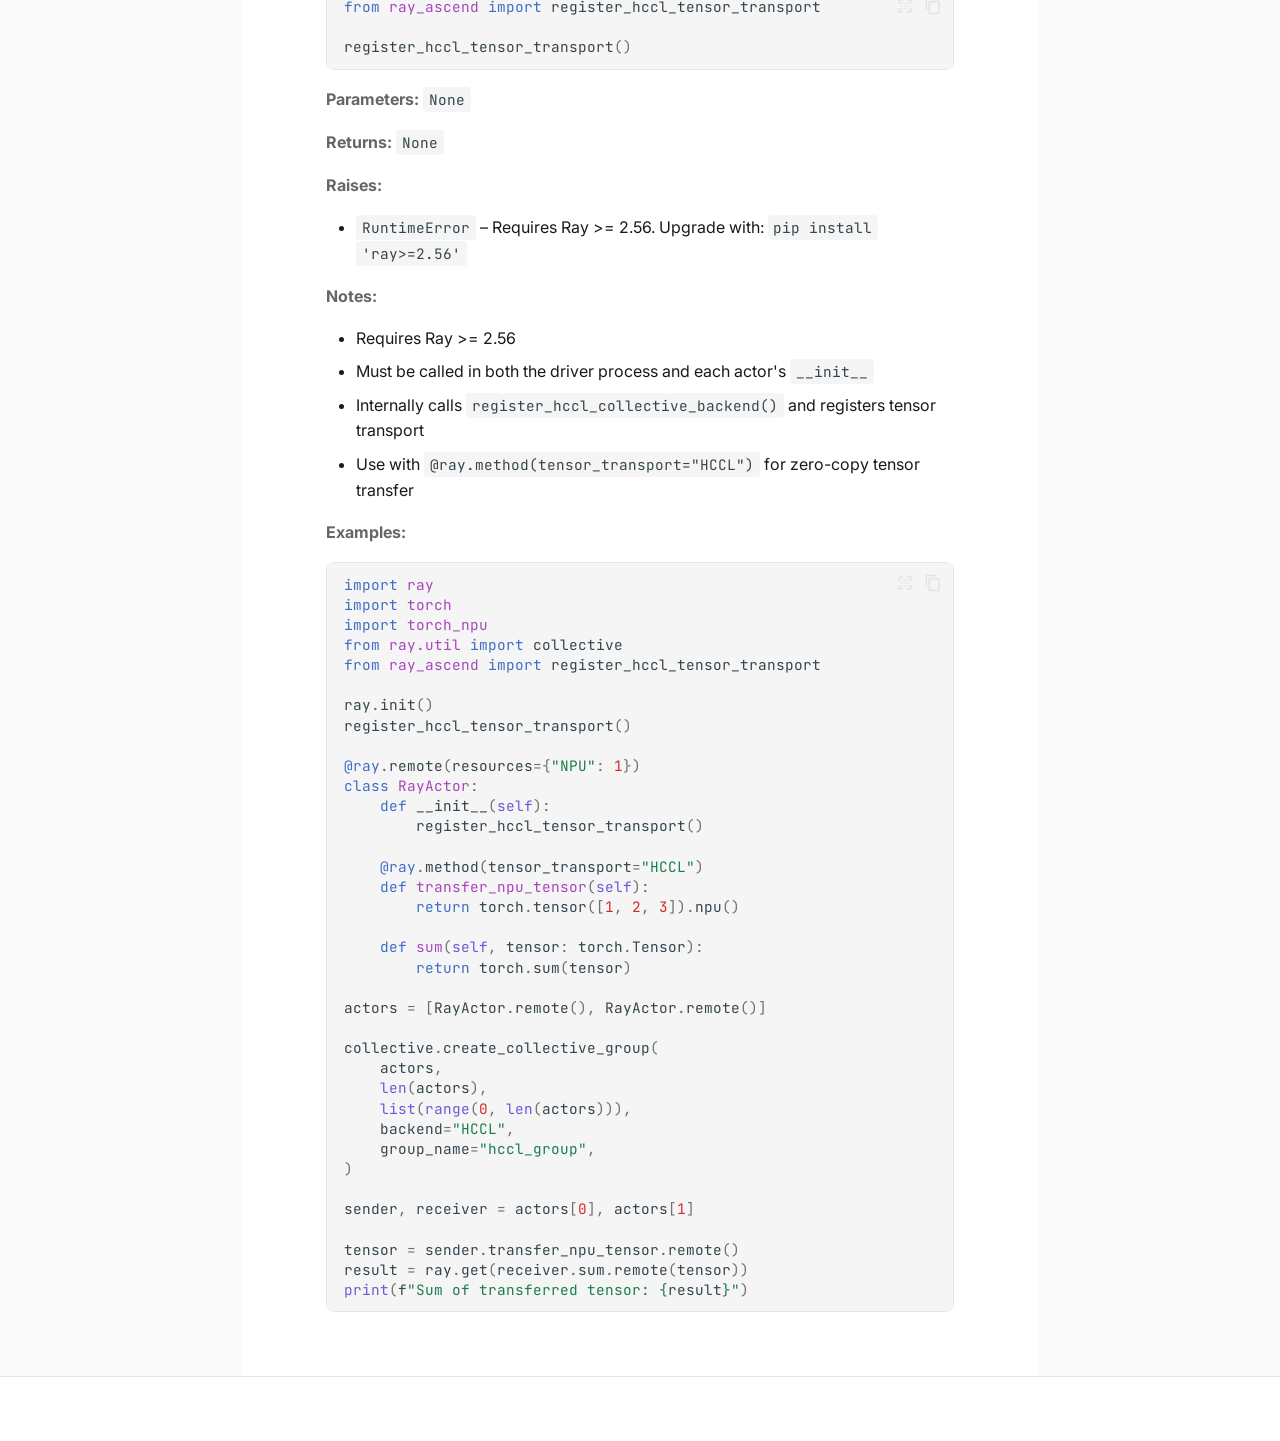
<file: user_guide/api_reference/index.html>
<!doctype html>
<html lang="en" class="no-js">
  <head>
    
      <meta charset="utf-8">
      <meta name="viewport" content="width=device-width,initial-scale=1">
      
        <meta name="description" content="Ray Ascend">
      
      
        <meta name="author" content="ray-ascend">
      
      
      
        <link rel="prev" href="../yr_transport/">
      
      
        <link rel="next" href="../best_practices/">
      
      
        
      
      
      <link rel="icon" href="../../logo/ray-ascend-logo.png">
      <meta name="generator" content="mkdocs-1.6.1, mkdocs-material-9.7.6">
    
    
      
        <title>API Reference - ray-ascend</title>
      
    
    
      <link rel="stylesheet" href="../../assets/stylesheets/main.484c7ddc.min.css">
      
        
        <link rel="stylesheet" href="../../assets/stylesheets/palette.ab4e12ef.min.css">
      
      


    
    
      
    
    
      
        
        
        <link rel="preconnect" href="https://fonts.gstatic.com" crossorigin>
        <link rel="stylesheet" href="https://fonts.googleapis.com/css?family=Inter:300,300i,400,400i,700,700i%7CJetBrains+Mono:400,400i,700,700i&display=fallback">
        <style>:root{--md-text-font:"Inter";--md-code-font:"JetBrains Mono"}</style>
      
    
    
      <link rel="stylesheet" href="../../stylesheets/extra.css">
    
    <script>__md_scope=new URL("../..",location),__md_hash=e=>[...e].reduce(((e,_)=>(e<<5)-e+_.charCodeAt(0)),0),__md_get=(e,_=localStorage,t=__md_scope)=>JSON.parse(_.getItem(t.pathname+"."+e)),__md_set=(e,_,t=localStorage,a=__md_scope)=>{try{t.setItem(a.pathname+"."+e,JSON.stringify(_))}catch(e){}}</script>
    
      

    
    
  </head>
  
  
    
    
      
    
    
    
    
    <body dir="ltr" data-md-color-scheme="default" data-md-color-primary="white" data-md-color-accent="teal">
  
    
    <input class="md-toggle" data-md-toggle="drawer" type="checkbox" id="__drawer" autocomplete="off">
    <input class="md-toggle" data-md-toggle="search" type="checkbox" id="__search" autocomplete="off">
    <label class="md-overlay" for="__drawer"></label>
    <div data-md-component="skip">
      
        
        <a href="#api-reference" class="md-skip">
          Skip to content
        </a>
      
    </div>
    <div data-md-component="announce">
      
    </div>
    
    
      

<header class="md-header" data-md-component="header">
  <nav class="md-header__inner md-grid" aria-label="Header">
    <a href="../.." title="ray-ascend" class="md-header__button md-logo" aria-label="ray-ascend" data-md-component="logo">
      
  <img src="../../logo/ray-ascend-logo.png" alt="logo">

    </a>
    <label class="md-header__button md-icon" for="__drawer">
      
      <svg xmlns="http://www.w3.org/2000/svg" viewBox="0 0 24 24"><path d="M3 6h18v2H3zm0 5h18v2H3zm0 5h18v2H3z"/></svg>
    </label>
    <div class="md-header__title" data-md-component="header-title">
      <div class="md-header__ellipsis">
        <div class="md-header__topic">
          <span class="md-ellipsis">
            ray-ascend
          </span>
        </div>
        <div class="md-header__topic" data-md-component="header-topic">
          <span class="md-ellipsis">
            
              API Reference
            
          </span>
        </div>
      </div>
    </div>
    
      
        <form class="md-header__option" data-md-component="palette">
  
    
    
    
    <input class="md-option" data-md-color-media="(prefers-color-scheme: light)" data-md-color-scheme="default" data-md-color-primary="white" data-md-color-accent="teal"  aria-label="Switch to dark mode"  type="radio" name="__palette" id="__palette_0">
    
      <label class="md-header__button md-icon" title="Switch to dark mode" for="__palette_1" hidden>
        <svg xmlns="http://www.w3.org/2000/svg" viewBox="0 0 24 24"><path d="m17.75 4.09-2.53 1.94.91 3.06-2.63-1.81-2.63 1.81.91-3.06-2.53-1.94L12.44 4l1.06-3 1.06 3zm3.5 6.91-1.64 1.25.59 1.98-1.7-1.17-1.7 1.17.59-1.98L15.75 11l2.06-.05L18.5 9l.69 1.95zm-2.28 4.95c.83-.08 1.72 1.1 1.19 1.85-.32.45-.66.87-1.08 1.27C15.17 23 8.84 23 4.94 19.07c-3.91-3.9-3.91-10.24 0-14.14.4-.4.82-.76 1.27-1.08.75-.53 1.93.36 1.85 1.19-.27 2.86.69 5.83 2.89 8.02a9.96 9.96 0 0 0 8.02 2.89m-1.64 2.02a12.08 12.08 0 0 1-7.8-3.47c-2.17-2.19-3.33-5-3.49-7.82-2.81 3.14-2.7 7.96.31 10.98 3.02 3.01 7.84 3.12 10.98.31"/></svg>
      </label>
    
  
    
    
    
    <input class="md-option" data-md-color-media="(prefers-color-scheme: dark)" data-md-color-scheme="slate" data-md-color-primary="black" data-md-color-accent="teal"  aria-label="Switch to light mode"  type="radio" name="__palette" id="__palette_1">
    
      <label class="md-header__button md-icon" title="Switch to light mode" for="__palette_0" hidden>
        <svg xmlns="http://www.w3.org/2000/svg" viewBox="0 0 24 24"><path d="M12 7a5 5 0 0 1 5 5 5 5 0 0 1-5 5 5 5 0 0 1-5-5 5 5 0 0 1 5-5m0 2a3 3 0 0 0-3 3 3 3 0 0 0 3 3 3 3 0 0 0 3-3 3 3 0 0 0-3-3m0-7 2.39 3.42C13.65 5.15 12.84 5 12 5s-1.65.15-2.39.42zM3.34 7l4.16-.35A7.2 7.2 0 0 0 5.94 8.5c-.44.74-.69 1.5-.83 2.29zm.02 10 1.76-3.77a7.131 7.131 0 0 0 2.38 4.14zM20.65 7l-1.77 3.79a7.02 7.02 0 0 0-2.38-4.15zm-.01 10-4.14.36c.59-.51 1.12-1.14 1.54-1.86.42-.73.69-1.5.83-2.29zM12 22l-2.41-3.44c.74.27 1.55.44 2.41.44.82 0 1.63-.17 2.37-.44z"/></svg>
      </label>
    
  
</form>
      
    
    
      <script>var palette=__md_get("__palette");if(palette&&palette.color){if("(prefers-color-scheme)"===palette.color.media){var media=matchMedia("(prefers-color-scheme: light)"),input=document.querySelector(media.matches?"[data-md-color-media='(prefers-color-scheme: light)']":"[data-md-color-media='(prefers-color-scheme: dark)']");palette.color.media=input.getAttribute("data-md-color-media"),palette.color.scheme=input.getAttribute("data-md-color-scheme"),palette.color.primary=input.getAttribute("data-md-color-primary"),palette.color.accent=input.getAttribute("data-md-color-accent")}for(var[key,value]of Object.entries(palette.color))document.body.setAttribute("data-md-color-"+key,value)}</script>
    
    
    
      
      
        <label class="md-header__button md-icon" for="__search">
          
          <svg xmlns="http://www.w3.org/2000/svg" viewBox="0 0 24 24"><path d="M9.5 3A6.5 6.5 0 0 1 16 9.5c0 1.61-.59 3.09-1.56 4.23l.27.27h.79l5 5-1.5 1.5-5-5v-.79l-.27-.27A6.52 6.52 0 0 1 9.5 16 6.5 6.5 0 0 1 3 9.5 6.5 6.5 0 0 1 9.5 3m0 2C7 5 5 7 5 9.5S7 14 9.5 14 14 12 14 9.5 12 5 9.5 5"/></svg>
        </label>
        <div class="md-search" data-md-component="search" role="dialog">
  <label class="md-search__overlay" for="__search"></label>
  <div class="md-search__inner" role="search">
    <form class="md-search__form" name="search">
      <input type="text" class="md-search__input" name="query" aria-label="Search" placeholder="Search" autocapitalize="off" autocorrect="off" autocomplete="off" spellcheck="false" data-md-component="search-query" required>
      <label class="md-search__icon md-icon" for="__search">
        
        <svg xmlns="http://www.w3.org/2000/svg" viewBox="0 0 24 24"><path d="M9.5 3A6.5 6.5 0 0 1 16 9.5c0 1.61-.59 3.09-1.56 4.23l.27.27h.79l5 5-1.5 1.5-5-5v-.79l-.27-.27A6.52 6.52 0 0 1 9.5 16 6.5 6.5 0 0 1 3 9.5 6.5 6.5 0 0 1 9.5 3m0 2C7 5 5 7 5 9.5S7 14 9.5 14 14 12 14 9.5 12 5 9.5 5"/></svg>
        
        <svg xmlns="http://www.w3.org/2000/svg" viewBox="0 0 24 24"><path d="M20 11v2H8l5.5 5.5-1.42 1.42L4.16 12l7.92-7.92L13.5 5.5 8 11z"/></svg>
      </label>
      <nav class="md-search__options" aria-label="Search">
        
          <a href="javascript:void(0)" class="md-search__icon md-icon" title="Share" aria-label="Share" data-clipboard data-clipboard-text="" data-md-component="search-share" tabindex="-1">
            
            <svg xmlns="http://www.w3.org/2000/svg" viewBox="0 0 24 24"><path d="M18 16.08c-.76 0-1.44.3-1.96.77L8.91 12.7c.05-.23.09-.46.09-.7s-.04-.47-.09-.7l7.05-4.11c.54.5 1.25.81 2.04.81a3 3 0 0 0 3-3 3 3 0 0 0-3-3 3 3 0 0 0-3 3c0 .24.04.47.09.7L8.04 9.81C7.5 9.31 6.79 9 6 9a3 3 0 0 0-3 3 3 3 0 0 0 3 3c.79 0 1.5-.31 2.04-.81l7.12 4.15c-.05.21-.08.43-.08.66 0 1.61 1.31 2.91 2.92 2.91s2.92-1.3 2.92-2.91A2.92 2.92 0 0 0 18 16.08"/></svg>
          </a>
        
        <button type="reset" class="md-search__icon md-icon" title="Clear" aria-label="Clear" tabindex="-1">
          
          <svg xmlns="http://www.w3.org/2000/svg" viewBox="0 0 24 24"><path d="M19 6.41 17.59 5 12 10.59 6.41 5 5 6.41 10.59 12 5 17.59 6.41 19 12 13.41 17.59 19 19 17.59 13.41 12z"/></svg>
        </button>
      </nav>
      
        <div class="md-search__suggest" data-md-component="search-suggest"></div>
      
    </form>
    <div class="md-search__output">
      <div class="md-search__scrollwrap" tabindex="0" data-md-scrollfix>
        <div class="md-search-result" data-md-component="search-result">
          <div class="md-search-result__meta">
            Initializing search
          </div>
          <ol class="md-search-result__list" role="presentation"></ol>
        </div>
      </div>
    </div>
  </div>
</div>
      
    
    
  </nav>
  
</header>
    
    <div class="md-container" data-md-component="container">
      
      
        
          
            
<nav class="md-tabs" aria-label="Tabs" data-md-component="tabs">
  <div class="md-grid">
    <ul class="md-tabs__list">
      
        
  
  
  
  
    <li class="md-tabs__item">
      <a href="../.." class="md-tabs__link">
        
  
  
    
  
  Home

      </a>
    </li>
  

      
        
  
  
  
    
  
  
    
    
      <li class="md-tabs__item md-tabs__item--active">
        <a href="../" class="md-tabs__link">
          
  
  
  User Guide

        </a>
      </li>
    
  

      
        
  
  
  
  
    
    
      <li class="md-tabs__item">
        <a href="../../developer_guide/" class="md-tabs__link">
          
  
  
  Developer Guide

        </a>
      </li>
    
  

      
    </ul>
  </div>
</nav>
          
        
      
      <main class="md-main" data-md-component="main">
        <div class="md-main__inner md-grid">
          
            
              
              <div class="md-sidebar md-sidebar--primary" data-md-component="sidebar" data-md-type="navigation" >
                <div class="md-sidebar__scrollwrap">
                  <div class="md-sidebar__inner">
                    


  


<nav class="md-nav md-nav--primary md-nav--lifted" aria-label="Navigation" data-md-level="0">
  <label class="md-nav__title" for="__drawer">
    <a href="../.." title="ray-ascend" class="md-nav__button md-logo" aria-label="ray-ascend" data-md-component="logo">
      
  <img src="../../logo/ray-ascend-logo.png" alt="logo">

    </a>
    ray-ascend
  </label>
  
  <ul class="md-nav__list" data-md-scrollfix>
    
      
      
  
  
  
  
    <li class="md-nav__item">
      <a href="../.." class="md-nav__link">
        
  
  
  <span class="md-ellipsis">
    
  
    Home
  

    
  </span>
  
  

      </a>
    </li>
  

    
      
      
  
  
    
  
  
  
    
    
    
    
      
        
        
      
      
        
      
    
    
    <li class="md-nav__item md-nav__item--active md-nav__item--section md-nav__item--nested">
      
        
        
        <input class="md-nav__toggle md-toggle " type="checkbox" id="__nav_2" checked>
        
          
          <label class="md-nav__link" for="__nav_2" id="__nav_2_label" tabindex="">
            
  
  
  <span class="md-ellipsis">
    
  
    User Guide
  

    
  </span>
  
  

            <span class="md-nav__icon md-icon"></span>
          </label>
        
        <nav class="md-nav" data-md-level="1" aria-labelledby="__nav_2_label" aria-expanded="true">
          <label class="md-nav__title" for="__nav_2">
            <span class="md-nav__icon md-icon"></span>
            
  
    User Guide
  

          </label>
          <ul class="md-nav__list" data-md-scrollfix>
            
              
                
  
  
  
  
    <li class="md-nav__item">
      <a href="../" class="md-nav__link">
        
  
  
  <span class="md-ellipsis">
    
  
    Overview
  

    
  </span>
  
  

      </a>
    </li>
  

              
            
              
                
  
  
  
  
    <li class="md-nav__item">
      <a href="../installation/" class="md-nav__link">
        
  
  
  <span class="md-ellipsis">
    
  
    Installation
  

    
  </span>
  
  

      </a>
    </li>
  

              
            
              
                
  
  
  
  
    <li class="md-nav__item">
      <a href="../hccl_collective/" class="md-nav__link">
        
  
  
  <span class="md-ellipsis">
    
  
    HCCL Collective Communication
  

    
  </span>
  
  

      </a>
    </li>
  

              
            
              
                
  
  
  
  
    <li class="md-nav__item">
      <a href="../yr_transport/" class="md-nav__link">
        
  
  
  <span class="md-ellipsis">
    
  
    YR Direct Transport
  

    
  </span>
  
  

      </a>
    </li>
  

              
            
              
                
  
  
    
  
  
  
    <li class="md-nav__item md-nav__item--active">
      
      <input class="md-nav__toggle md-toggle" type="checkbox" id="__toc">
      
      
        
      
      
        <label class="md-nav__link md-nav__link--active" for="__toc">
          
  
  
  <span class="md-ellipsis">
    
  
    API Reference
  

    
  </span>
  
  

          <span class="md-nav__icon md-icon"></span>
        </label>
      
      <a href="./" class="md-nav__link md-nav__link--active">
        
  
  
  <span class="md-ellipsis">
    
  
    API Reference
  

    
  </span>
  
  

      </a>
      
        

  

<nav class="md-nav md-nav--secondary" aria-label="On this page">
  
  
  
    
  
  
    <label class="md-nav__title" for="__toc">
      <span class="md-nav__icon md-icon"></span>
      On this page
    </label>
    <ul class="md-nav__list" data-md-component="toc" data-md-scrollfix>
      
        <li class="md-nav__item">
  <a href="#register_yr_tensor_transport" class="md-nav__link">
    <span class="md-ellipsis">
      
        register_yr_tensor_transport
      
    </span>
  </a>
  
</li>
      
        <li class="md-nav__item">
  <a href="#cleanup_yr_resources" class="md-nav__link">
    <span class="md-ellipsis">
      
        cleanup_yr_resources
      
    </span>
  </a>
  
</li>
      
        <li class="md-nav__item">
  <a href="#register_hccl_collective_backend" class="md-nav__link">
    <span class="md-ellipsis">
      
        register_hccl_collective_backend
      
    </span>
  </a>
  
</li>
      
        <li class="md-nav__item">
  <a href="#register_hccl_tensor_transport" class="md-nav__link">
    <span class="md-ellipsis">
      
        register_hccl_tensor_transport
      
    </span>
  </a>
  
</li>
      
    </ul>
  
</nav>
      
    </li>
  

              
            
              
                
  
  
  
  
    <li class="md-nav__item">
      <a href="../best_practices/" class="md-nav__link">
        
  
  
  <span class="md-ellipsis">
    
  
    Best Practices
  

    
  </span>
  
  

      </a>
    </li>
  

              
            
          </ul>
        </nav>
      
    </li>
  

    
      
      
  
  
  
  
    
    
    
    
      
      
        
      
    
    
    <li class="md-nav__item md-nav__item--nested">
      
        
        
          
        
        <input class="md-nav__toggle md-toggle md-toggle--indeterminate" type="checkbox" id="__nav_3" >
        
          
          <label class="md-nav__link" for="__nav_3" id="__nav_3_label" tabindex="0">
            
  
  
  <span class="md-ellipsis">
    
  
    Developer Guide
  

    
  </span>
  
  

            <span class="md-nav__icon md-icon"></span>
          </label>
        
        <nav class="md-nav" data-md-level="1" aria-labelledby="__nav_3_label" aria-expanded="false">
          <label class="md-nav__title" for="__nav_3">
            <span class="md-nav__icon md-icon"></span>
            
  
    Developer Guide
  

          </label>
          <ul class="md-nav__list" data-md-scrollfix>
            
              
                
  
  
  
  
    <li class="md-nav__item">
      <a href="../../developer_guide/" class="md-nav__link">
        
  
  
  <span class="md-ellipsis">
    
  
    Overview
  

    
  </span>
  
  

      </a>
    </li>
  

              
            
              
                
  
  
  
  
    <li class="md-nav__item">
      <a href="../../developer_guide/setup/" class="md-nav__link">
        
  
  
  <span class="md-ellipsis">
    
  
    Setup
  

    
  </span>
  
  

      </a>
    </li>
  

              
            
              
                
  
  
  
  
    <li class="md-nav__item">
      <a href="../../developer_guide/contributing/" class="md-nav__link">
        
  
  
  <span class="md-ellipsis">
    
  
    Contributing
  

    
  </span>
  
  

      </a>
    </li>
  

              
            
              
                
  
  
  
  
    <li class="md-nav__item">
      <a href="../../developer_guide/performance_testing/" class="md-nav__link">
        
  
  
  <span class="md-ellipsis">
    
  
    Performance Testing
  

    
  </span>
  
  

      </a>
    </li>
  

              
            
              
                
  
  
  
  
    <li class="md-nav__item">
      <a href="../../developer_guide/performance_benchmark_report/" class="md-nav__link">
        
  
  
  <span class="md-ellipsis">
    
  
    Performance Benchmark Report
  

    
  </span>
  
  

      </a>
    </li>
  

              
            
          </ul>
        </nav>
      
    </li>
  

    
  </ul>
</nav>
                  </div>
                </div>
              </div>
            
            
              
              <div class="md-sidebar md-sidebar--secondary" data-md-component="sidebar" data-md-type="toc" >
                <div class="md-sidebar__scrollwrap">
                  <div class="md-sidebar__inner">
                    

  

<nav class="md-nav md-nav--secondary" aria-label="On this page">
  
  
  
    
  
  
    <label class="md-nav__title" for="__toc">
      <span class="md-nav__icon md-icon"></span>
      On this page
    </label>
    <ul class="md-nav__list" data-md-component="toc" data-md-scrollfix>
      
        <li class="md-nav__item">
  <a href="#register_yr_tensor_transport" class="md-nav__link">
    <span class="md-ellipsis">
      
        register_yr_tensor_transport
      
    </span>
  </a>
  
</li>
      
        <li class="md-nav__item">
  <a href="#cleanup_yr_resources" class="md-nav__link">
    <span class="md-ellipsis">
      
        cleanup_yr_resources
      
    </span>
  </a>
  
</li>
      
        <li class="md-nav__item">
  <a href="#register_hccl_collective_backend" class="md-nav__link">
    <span class="md-ellipsis">
      
        register_hccl_collective_backend
      
    </span>
  </a>
  
</li>
      
        <li class="md-nav__item">
  <a href="#register_hccl_tensor_transport" class="md-nav__link">
    <span class="md-ellipsis">
      
        register_hccl_tensor_transport
      
    </span>
  </a>
  
</li>
      
    </ul>
  
</nav>
                  </div>
                </div>
              </div>
            
          
          
            <div class="md-content" data-md-component="content">
              
              <article class="md-content__inner md-typeset">
                
                  



<h1 id="api-reference">API Reference<a class="headerlink" href="#api-reference" title="Permanent link">&para;</a></h1>
<blockquote>
<p><em>Last updated: 06/02/2026</em></p>
</blockquote>
<hr />
<h2 id="register_yr_tensor_transport">register_yr_tensor_transport<a class="headerlink" href="#register_yr_tensor_transport" title="Permanent link">&para;</a></h2>
<p>Register YR tensor transport for Ray and initialize YR backend.</p>
<div class="language-python highlight"><pre><span></span><code><span id="__span-0-1"><a id="__codelineno-0-1" name="__codelineno-0-1" href="#__codelineno-0-1"></a><span class="kn">from</span><span class="w"> </span><span class="nn">ray_ascend</span><span class="w"> </span><span class="kn">import</span> <span class="n">register_yr_tensor_transport</span>
</span><span id="__span-0-2"><a id="__codelineno-0-2" name="__codelineno-0-2" href="#__codelineno-0-2"></a>
</span><span id="__span-0-3"><a id="__codelineno-0-3" name="__codelineno-0-3" href="#__codelineno-0-3"></a><span class="n">register_yr_tensor_transport</span><span class="p">([</span><span class="s2">&quot;npu&quot;</span><span class="p">,</span> <span class="s2">&quot;cpu&quot;</span><span class="p">])</span>
</span></code></pre></div>
<p><strong>Parameters:</strong></p>
<ul>
<li><code>devices</code> – List of device types to support. Can be:<ul>
<li><code>["npu"]</code> for NPU tensors only</li>
<li><code>["npu", "cpu"]</code> for NPU and CPU tensors</li>
<li><code>["cpu"]</code> for CPU tensors only</li>
</ul>
</li>
</ul>
<p><strong>Returns:</strong> <code>None</code></p>
<p><strong>Raises:</strong></p>
<ul>
<li><code>ImportError</code> – YR tensor transport requires the <code>[yr]</code> extra dependency. Install
  with: <code>pip install "ray-ascend[yr]"</code></li>
<li><code>ValueError</code> – When <code>devices</code> is <code>None</code>. Specify a list of device types, e.g.,
  <code>["npu", "cpu"]</code></li>
</ul>
<p><strong>Notes:</strong></p>
<ul>
<li>Requires Ray &gt;= 2.55</li>
<li>Must be called in both the driver process and each actor's <code>__init__</code></li>
<li>Environment variables should be set in the driver process before calling</li>
<li>YR backend initialization happens once across the cluster via a named actor</li>
<li>The <code>tensor_transport</code> argument is case-insensitive. Both <code>"YR"</code> and <code>"yr"</code> work, as
  do <code>"HCCL"</code> and <code>"hccl"</code>.</li>
</ul>
<p><strong>Environment Variables:</strong></p>
<table>
<thead>
<tr>
<th>Variable</th>
<th>Default</th>
<th>Description</th>
</tr>
</thead>
<tbody>
<tr>
<td><code>YR_DS_INIT_MODE</code></td>
<td><code>metastore</code></td>
<td>Initialization mode (<code>metastore</code> or <code>etcd</code>)</td>
</tr>
<tr>
<td><code>YR_DS_WORKER_PORT</code></td>
<td><code>31501</code></td>
<td>openYuanRong Datasystem worker port</td>
</tr>
<tr>
<td><code>YR_DS_METASTORE_PORT</code></td>
<td><code>2379</code></td>
<td>Metastore service port</td>
</tr>
<tr>
<td><code>YR_DS_ETCD_ADDRESS</code></td>
<td>-</td>
<td>Etcd address (required for etcd mode)</td>
</tr>
</tbody>
</table>
<p><strong>Examples:</strong></p>
<div class="language-python highlight"><pre><span></span><code><span id="__span-1-1"><a id="__codelineno-1-1" name="__codelineno-1-1" href="#__codelineno-1-1"></a><span class="kn">import</span><span class="w"> </span><span class="nn">os</span>
</span><span id="__span-1-2"><a id="__codelineno-1-2" name="__codelineno-1-2" href="#__codelineno-1-2"></a><span class="kn">import</span><span class="w"> </span><span class="nn">ray</span>
</span><span id="__span-1-3"><a id="__codelineno-1-3" name="__codelineno-1-3" href="#__codelineno-1-3"></a><span class="kn">import</span><span class="w"> </span><span class="nn">torch</span>
</span><span id="__span-1-4"><a id="__codelineno-1-4" name="__codelineno-1-4" href="#__codelineno-1-4"></a><span class="kn">from</span><span class="w"> </span><span class="nn">ray_ascend</span><span class="w"> </span><span class="kn">import</span> <span class="n">register_yr_tensor_transport</span>
</span><span id="__span-1-5"><a id="__codelineno-1-5" name="__codelineno-1-5" href="#__codelineno-1-5"></a>
</span><span id="__span-1-6"><a id="__codelineno-1-6" name="__codelineno-1-6" href="#__codelineno-1-6"></a><span class="n">os</span><span class="o">.</span><span class="n">environ</span><span class="p">[</span><span class="s2">&quot;YR_DS_INIT_MODE&quot;</span><span class="p">]</span> <span class="o">=</span> <span class="s2">&quot;metastore&quot;</span>
</span><span id="__span-1-7"><a id="__codelineno-1-7" name="__codelineno-1-7" href="#__codelineno-1-7"></a><span class="n">os</span><span class="o">.</span><span class="n">environ</span><span class="p">[</span><span class="s2">&quot;YR_DS_WORKER_PORT&quot;</span><span class="p">]</span> <span class="o">=</span> <span class="s2">&quot;31501&quot;</span>
</span><span id="__span-1-8"><a id="__codelineno-1-8" name="__codelineno-1-8" href="#__codelineno-1-8"></a>
</span><span id="__span-1-9"><a id="__codelineno-1-9" name="__codelineno-1-9" href="#__codelineno-1-9"></a><span class="n">ray</span><span class="o">.</span><span class="n">init</span><span class="p">()</span>
</span><span id="__span-1-10"><a id="__codelineno-1-10" name="__codelineno-1-10" href="#__codelineno-1-10"></a>
</span><span id="__span-1-11"><a id="__codelineno-1-11" name="__codelineno-1-11" href="#__codelineno-1-11"></a><span class="n">register_yr_tensor_transport</span><span class="p">([</span><span class="s2">&quot;npu&quot;</span><span class="p">,</span> <span class="s2">&quot;cpu&quot;</span><span class="p">])</span>
</span><span id="__span-1-12"><a id="__codelineno-1-12" name="__codelineno-1-12" href="#__codelineno-1-12"></a>
</span><span id="__span-1-13"><a id="__codelineno-1-13" name="__codelineno-1-13" href="#__codelineno-1-13"></a><span class="nd">@ray</span><span class="o">.</span><span class="n">remote</span><span class="p">(</span><span class="n">resources</span><span class="o">=</span><span class="p">{</span><span class="s2">&quot;NPU&quot;</span><span class="p">:</span> <span class="mi">1</span><span class="p">})</span>
</span><span id="__span-1-14"><a id="__codelineno-1-14" name="__codelineno-1-14" href="#__codelineno-1-14"></a><span class="k">class</span><span class="w"> </span><span class="nc">RayActor</span><span class="p">:</span>
</span><span id="__span-1-15"><a id="__codelineno-1-15" name="__codelineno-1-15" href="#__codelineno-1-15"></a>    <span class="k">def</span><span class="w"> </span><span class="fm">__init__</span><span class="p">(</span><span class="bp">self</span><span class="p">):</span>
</span><span id="__span-1-16"><a id="__codelineno-1-16" name="__codelineno-1-16" href="#__codelineno-1-16"></a>        <span class="n">register_yr_tensor_transport</span><span class="p">([</span><span class="s2">&quot;npu&quot;</span><span class="p">,</span> <span class="s2">&quot;cpu&quot;</span><span class="p">])</span>
</span><span id="__span-1-17"><a id="__codelineno-1-17" name="__codelineno-1-17" href="#__codelineno-1-17"></a>
</span><span id="__span-1-18"><a id="__codelineno-1-18" name="__codelineno-1-18" href="#__codelineno-1-18"></a>    <span class="nd">@ray</span><span class="o">.</span><span class="n">method</span><span class="p">(</span><span class="n">tensor_transport</span><span class="o">=</span><span class="s2">&quot;YR&quot;</span><span class="p">)</span>
</span><span id="__span-1-19"><a id="__codelineno-1-19" name="__codelineno-1-19" href="#__codelineno-1-19"></a>    <span class="k">def</span><span class="w"> </span><span class="nf">transfer_npu_tensor_via_hccs</span><span class="p">(</span><span class="bp">self</span><span class="p">):</span>
</span><span id="__span-1-20"><a id="__codelineno-1-20" name="__codelineno-1-20" href="#__codelineno-1-20"></a>        <span class="k">return</span> <span class="n">torch</span><span class="o">.</span><span class="n">zeros</span><span class="p">(</span><span class="mi">1024</span><span class="p">,</span> <span class="n">device</span><span class="o">=</span><span class="s2">&quot;npu&quot;</span><span class="p">)</span>
</span><span id="__span-1-21"><a id="__codelineno-1-21" name="__codelineno-1-21" href="#__codelineno-1-21"></a>
</span><span id="__span-1-22"><a id="__codelineno-1-22" name="__codelineno-1-22" href="#__codelineno-1-22"></a>    <span class="nd">@ray</span><span class="o">.</span><span class="n">method</span><span class="p">(</span><span class="n">tensor_transport</span><span class="o">=</span><span class="s2">&quot;YR&quot;</span><span class="p">)</span>
</span><span id="__span-1-23"><a id="__codelineno-1-23" name="__codelineno-1-23" href="#__codelineno-1-23"></a>    <span class="k">def</span><span class="w"> </span><span class="nf">transfer_cpu_tensor_via_rdma</span><span class="p">(</span><span class="bp">self</span><span class="p">):</span>
</span><span id="__span-1-24"><a id="__codelineno-1-24" name="__codelineno-1-24" href="#__codelineno-1-24"></a>        <span class="k">return</span> <span class="n">torch</span><span class="o">.</span><span class="n">zeros</span><span class="p">(</span><span class="mi">1024</span><span class="p">)</span>
</span><span id="__span-1-25"><a id="__codelineno-1-25" name="__codelineno-1-25" href="#__codelineno-1-25"></a>
</span><span id="__span-1-26"><a id="__codelineno-1-26" name="__codelineno-1-26" href="#__codelineno-1-26"></a><span class="n">actor</span> <span class="o">=</span> <span class="n">RayActor</span><span class="o">.</span><span class="n">remote</span><span class="p">()</span>
</span><span id="__span-1-27"><a id="__codelineno-1-27" name="__codelineno-1-27" href="#__codelineno-1-27"></a>
</span><span id="__span-1-28"><a id="__codelineno-1-28" name="__codelineno-1-28" href="#__codelineno-1-28"></a><span class="n">npu_tensor</span> <span class="o">=</span> <span class="n">ray</span><span class="o">.</span><span class="n">get</span><span class="p">(</span><span class="n">actor</span><span class="o">.</span><span class="n">transfer_npu_tensor_via_hccs</span><span class="o">.</span><span class="n">remote</span><span class="p">())</span>
</span><span id="__span-1-29"><a id="__codelineno-1-29" name="__codelineno-1-29" href="#__codelineno-1-29"></a><span class="nb">print</span><span class="p">(</span><span class="sa">f</span><span class="s2">&quot;NPU tensor transferred via HCCS: device=</span><span class="si">{</span><span class="n">npu_tensor</span><span class="o">.</span><span class="n">device</span><span class="si">}</span><span class="s2">, shape=</span><span class="si">{</span><span class="n">npu_tensor</span><span class="o">.</span><span class="n">shape</span><span class="si">}</span><span class="s2">&quot;</span><span class="p">)</span>
</span><span id="__span-1-30"><a id="__codelineno-1-30" name="__codelineno-1-30" href="#__codelineno-1-30"></a>
</span><span id="__span-1-31"><a id="__codelineno-1-31" name="__codelineno-1-31" href="#__codelineno-1-31"></a><span class="n">cpu_tensor</span> <span class="o">=</span> <span class="n">ray</span><span class="o">.</span><span class="n">get</span><span class="p">(</span><span class="n">actor</span><span class="o">.</span><span class="n">transfer_cpu_tensor_via_rdma</span><span class="o">.</span><span class="n">remote</span><span class="p">())</span>
</span><span id="__span-1-32"><a id="__codelineno-1-32" name="__codelineno-1-32" href="#__codelineno-1-32"></a><span class="nb">print</span><span class="p">(</span><span class="sa">f</span><span class="s2">&quot;CPU tensor transferred via RDMA: device=</span><span class="si">{</span><span class="n">cpu_tensor</span><span class="o">.</span><span class="n">device</span><span class="si">}</span><span class="s2">, shape=</span><span class="si">{</span><span class="n">cpu_tensor</span><span class="o">.</span><span class="n">shape</span><span class="si">}</span><span class="s2">&quot;</span><span class="p">)</span>
</span><span id="__span-1-33"><a id="__codelineno-1-33" name="__codelineno-1-33" href="#__codelineno-1-33"></a>
</span><span id="__span-1-34"><a id="__codelineno-1-34" name="__codelineno-1-34" href="#__codelineno-1-34"></a><span class="n">ray</span><span class="o">.</span><span class="n">shutdown</span><span class="p">()</span>
</span></code></pre></div>
<h2 id="cleanup_yr_resources">cleanup_yr_resources<a class="headerlink" href="#cleanup_yr_resources" title="Permanent link">&para;</a></h2>
<p>Clean up all YR resources. Shuts down the YR manager and releases all associated
resources.</p>
<div class="language-python highlight"><pre><span></span><code><span id="__span-2-1"><a id="__codelineno-2-1" name="__codelineno-2-1" href="#__codelineno-2-1"></a><span class="kn">from</span><span class="w"> </span><span class="nn">ray_ascend.utils</span><span class="w"> </span><span class="kn">import</span> <span class="n">cleanup_yr_resources</span>
</span><span id="__span-2-2"><a id="__codelineno-2-2" name="__codelineno-2-2" href="#__codelineno-2-2"></a>
</span><span id="__span-2-3"><a id="__codelineno-2-3" name="__codelineno-2-3" href="#__codelineno-2-3"></a><span class="n">cleanup_yr_resources</span><span class="p">()</span>
</span></code></pre></div>
<p><strong>Parameters:</strong> <code>None</code></p>
<p><strong>Returns:</strong> <code>None</code></p>
<p><strong>Raises:</strong> <code>None</code></p>
<p><strong>Notes:</strong></p>
<ul>
<li><code>ray stop</code> can also clean up YR workers</li>
</ul>
<p><strong>Examples:</strong></p>
<div class="language-python highlight"><pre><span></span><code><span id="__span-3-1"><a id="__codelineno-3-1" name="__codelineno-3-1" href="#__codelineno-3-1"></a><span class="kn">import</span><span class="w"> </span><span class="nn">ray</span>
</span><span id="__span-3-2"><a id="__codelineno-3-2" name="__codelineno-3-2" href="#__codelineno-3-2"></a><span class="kn">from</span><span class="w"> </span><span class="nn">ray_ascend</span><span class="w"> </span><span class="kn">import</span> <span class="n">register_yr_tensor_transport</span>
</span><span id="__span-3-3"><a id="__codelineno-3-3" name="__codelineno-3-3" href="#__codelineno-3-3"></a><span class="kn">from</span><span class="w"> </span><span class="nn">ray_ascend.utils</span><span class="w"> </span><span class="kn">import</span> <span class="n">cleanup_yr_resources</span>
</span><span id="__span-3-4"><a id="__codelineno-3-4" name="__codelineno-3-4" href="#__codelineno-3-4"></a>
</span><span id="__span-3-5"><a id="__codelineno-3-5" name="__codelineno-3-5" href="#__codelineno-3-5"></a><span class="n">ray</span><span class="o">.</span><span class="n">init</span><span class="p">()</span>
</span><span id="__span-3-6"><a id="__codelineno-3-6" name="__codelineno-3-6" href="#__codelineno-3-6"></a><span class="n">register_yr_tensor_transport</span><span class="p">([</span><span class="s2">&quot;npu&quot;</span><span class="p">,</span> <span class="s2">&quot;cpu&quot;</span><span class="p">])</span>
</span><span id="__span-3-7"><a id="__codelineno-3-7" name="__codelineno-3-7" href="#__codelineno-3-7"></a>
</span><span id="__span-3-8"><a id="__codelineno-3-8" name="__codelineno-3-8" href="#__codelineno-3-8"></a><span class="c1"># ... your Ray application ...</span>
</span><span id="__span-3-9"><a id="__codelineno-3-9" name="__codelineno-3-9" href="#__codelineno-3-9"></a>
</span><span id="__span-3-10"><a id="__codelineno-3-10" name="__codelineno-3-10" href="#__codelineno-3-10"></a><span class="n">cleanup_yr_resources</span><span class="p">()</span>
</span><span id="__span-3-11"><a id="__codelineno-3-11" name="__codelineno-3-11" href="#__codelineno-3-11"></a><span class="n">ray</span><span class="o">.</span><span class="n">shutdown</span><span class="p">()</span>
</span></code></pre></div>
<h2 id="register_hccl_collective_backend">register_hccl_collective_backend<a class="headerlink" href="#register_hccl_collective_backend" title="Permanent link">&para;</a></h2>
<p>Register HCCL collective backend for Ray.</p>
<div class="language-python highlight"><pre><span></span><code><span id="__span-4-1"><a id="__codelineno-4-1" name="__codelineno-4-1" href="#__codelineno-4-1"></a><span class="kn">from</span><span class="w"> </span><span class="nn">ray_ascend</span><span class="w"> </span><span class="kn">import</span> <span class="n">register_hccl_collective_backend</span>
</span><span id="__span-4-2"><a id="__codelineno-4-2" name="__codelineno-4-2" href="#__codelineno-4-2"></a>
</span><span id="__span-4-3"><a id="__codelineno-4-3" name="__codelineno-4-3" href="#__codelineno-4-3"></a><span class="n">register_hccl_collective_backend</span><span class="p">()</span>
</span></code></pre></div>
<p><strong>Parameters:</strong> <code>None</code></p>
<p><strong>Returns:</strong> <code>None</code></p>
<p><strong>Raises:</strong></p>
<ul>
<li><code>RuntimeError</code> – Requires Ray &gt;= 2.56. Upgrade with: <code>pip install 'ray&gt;=2.56'</code></li>
</ul>
<p><strong>Notes:</strong></p>
<ul>
<li>Requires Ray &gt;= 2.56</li>
<li>Must be called in both the driver process and each actor's <code>__init__</code></li>
<li>After registration, use Ray's <code>ray.util.collective</code> interface with <code>backend="HCCL"</code></li>
</ul>
<p><strong>Examples:</strong></p>
<div class="language-python highlight"><pre><span></span><code><span id="__span-5-1"><a id="__codelineno-5-1" name="__codelineno-5-1" href="#__codelineno-5-1"></a><span class="kn">import</span><span class="w"> </span><span class="nn">ray</span>
</span><span id="__span-5-2"><a id="__codelineno-5-2" name="__codelineno-5-2" href="#__codelineno-5-2"></a><span class="kn">import</span><span class="w"> </span><span class="nn">torch</span>
</span><span id="__span-5-3"><a id="__codelineno-5-3" name="__codelineno-5-3" href="#__codelineno-5-3"></a><span class="kn">import</span><span class="w"> </span><span class="nn">torch_npu</span>
</span><span id="__span-5-4"><a id="__codelineno-5-4" name="__codelineno-5-4" href="#__codelineno-5-4"></a><span class="kn">from</span><span class="w"> </span><span class="nn">ray.util</span><span class="w"> </span><span class="kn">import</span> <span class="n">collective</span>
</span><span id="__span-5-5"><a id="__codelineno-5-5" name="__codelineno-5-5" href="#__codelineno-5-5"></a><span class="kn">from</span><span class="w"> </span><span class="nn">ray_ascend</span><span class="w"> </span><span class="kn">import</span> <span class="n">register_hccl_collective_backend</span>
</span><span id="__span-5-6"><a id="__codelineno-5-6" name="__codelineno-5-6" href="#__codelineno-5-6"></a>
</span><span id="__span-5-7"><a id="__codelineno-5-7" name="__codelineno-5-7" href="#__codelineno-5-7"></a><span class="n">ray</span><span class="o">.</span><span class="n">init</span><span class="p">()</span>
</span><span id="__span-5-8"><a id="__codelineno-5-8" name="__codelineno-5-8" href="#__codelineno-5-8"></a><span class="n">register_hccl_collective_backend</span><span class="p">()</span>
</span><span id="__span-5-9"><a id="__codelineno-5-9" name="__codelineno-5-9" href="#__codelineno-5-9"></a>
</span><span id="__span-5-10"><a id="__codelineno-5-10" name="__codelineno-5-10" href="#__codelineno-5-10"></a><span class="nd">@ray</span><span class="o">.</span><span class="n">remote</span><span class="p">(</span><span class="n">resources</span><span class="o">=</span><span class="p">{</span><span class="s2">&quot;NPU&quot;</span><span class="p">:</span> <span class="mi">1</span><span class="p">})</span>
</span><span id="__span-5-11"><a id="__codelineno-5-11" name="__codelineno-5-11" href="#__codelineno-5-11"></a><span class="k">class</span><span class="w"> </span><span class="nc">RayActor</span><span class="p">:</span>
</span><span id="__span-5-12"><a id="__codelineno-5-12" name="__codelineno-5-12" href="#__codelineno-5-12"></a>    <span class="k">def</span><span class="w"> </span><span class="fm">__init__</span><span class="p">(</span><span class="bp">self</span><span class="p">):</span>
</span><span id="__span-5-13"><a id="__codelineno-5-13" name="__codelineno-5-13" href="#__codelineno-5-13"></a>        <span class="n">register_hccl_collective_backend</span><span class="p">()</span>
</span><span id="__span-5-14"><a id="__codelineno-5-14" name="__codelineno-5-14" href="#__codelineno-5-14"></a>
</span><span id="__span-5-15"><a id="__codelineno-5-15" name="__codelineno-5-15" href="#__codelineno-5-15"></a>    <span class="k">def</span><span class="w"> </span><span class="nf">init_data</span><span class="p">(</span><span class="bp">self</span><span class="p">):</span>
</span><span id="__span-5-16"><a id="__codelineno-5-16" name="__codelineno-5-16" href="#__codelineno-5-16"></a>        <span class="bp">self</span><span class="o">.</span><span class="n">data</span> <span class="o">=</span> <span class="n">torch</span><span class="o">.</span><span class="n">tensor</span><span class="p">([</span><span class="mf">1.0</span><span class="p">])</span><span class="o">.</span><span class="n">npu</span><span class="p">()</span>
</span><span id="__span-5-17"><a id="__codelineno-5-17" name="__codelineno-5-17" href="#__codelineno-5-17"></a>
</span><span id="__span-5-18"><a id="__codelineno-5-18" name="__codelineno-5-18" href="#__codelineno-5-18"></a>    <span class="k">def</span><span class="w"> </span><span class="nf">get_data</span><span class="p">(</span><span class="bp">self</span><span class="p">):</span>
</span><span id="__span-5-19"><a id="__codelineno-5-19" name="__codelineno-5-19" href="#__codelineno-5-19"></a>        <span class="k">return</span> <span class="bp">self</span><span class="o">.</span><span class="n">data</span><span class="o">.</span><span class="n">cpu</span><span class="p">()</span>
</span><span id="__span-5-20"><a id="__codelineno-5-20" name="__codelineno-5-20" href="#__codelineno-5-20"></a>
</span><span id="__span-5-21"><a id="__codelineno-5-21" name="__codelineno-5-21" href="#__codelineno-5-21"></a>    <span class="k">def</span><span class="w"> </span><span class="nf">allreduce</span><span class="p">(</span><span class="bp">self</span><span class="p">):</span>
</span><span id="__span-5-22"><a id="__codelineno-5-22" name="__codelineno-5-22" href="#__codelineno-5-22"></a>        <span class="n">collective</span><span class="o">.</span><span class="n">allreduce</span><span class="p">(</span><span class="bp">self</span><span class="o">.</span><span class="n">data</span><span class="p">,</span> <span class="n">group_name</span><span class="o">=</span><span class="s2">&quot;my_group&quot;</span><span class="p">)</span>
</span><span id="__span-5-23"><a id="__codelineno-5-23" name="__codelineno-5-23" href="#__codelineno-5-23"></a>
</span><span id="__span-5-24"><a id="__codelineno-5-24" name="__codelineno-5-24" href="#__codelineno-5-24"></a><span class="n">actors</span> <span class="o">=</span> <span class="p">[</span><span class="n">RayActor</span><span class="o">.</span><span class="n">remote</span><span class="p">()</span> <span class="k">for</span> <span class="n">_</span> <span class="ow">in</span> <span class="nb">range</span><span class="p">(</span><span class="mi">4</span><span class="p">)]</span>
</span><span id="__span-5-25"><a id="__codelineno-5-25" name="__codelineno-5-25" href="#__codelineno-5-25"></a>
</span><span id="__span-5-26"><a id="__codelineno-5-26" name="__codelineno-5-26" href="#__codelineno-5-26"></a><span class="n">collective</span><span class="o">.</span><span class="n">create_collective_group</span><span class="p">(</span>
</span><span id="__span-5-27"><a id="__codelineno-5-27" name="__codelineno-5-27" href="#__codelineno-5-27"></a>    <span class="n">actors</span><span class="p">,</span>
</span><span id="__span-5-28"><a id="__codelineno-5-28" name="__codelineno-5-28" href="#__codelineno-5-28"></a>    <span class="nb">len</span><span class="p">(</span><span class="n">actors</span><span class="p">),</span>
</span><span id="__span-5-29"><a id="__codelineno-5-29" name="__codelineno-5-29" href="#__codelineno-5-29"></a>    <span class="nb">list</span><span class="p">(</span><span class="nb">range</span><span class="p">(</span><span class="mi">0</span><span class="p">,</span> <span class="nb">len</span><span class="p">(</span><span class="n">actors</span><span class="p">))),</span>
</span><span id="__span-5-30"><a id="__codelineno-5-30" name="__codelineno-5-30" href="#__codelineno-5-30"></a>    <span class="n">backend</span><span class="o">=</span><span class="s2">&quot;HCCL&quot;</span><span class="p">,</span>
</span><span id="__span-5-31"><a id="__codelineno-5-31" name="__codelineno-5-31" href="#__codelineno-5-31"></a>    <span class="n">group_name</span><span class="o">=</span><span class="s2">&quot;my_group&quot;</span><span class="p">,</span>
</span><span id="__span-5-32"><a id="__codelineno-5-32" name="__codelineno-5-32" href="#__codelineno-5-32"></a><span class="p">)</span>
</span><span id="__span-5-33"><a id="__codelineno-5-33" name="__codelineno-5-33" href="#__codelineno-5-33"></a>
</span><span id="__span-5-34"><a id="__codelineno-5-34" name="__codelineno-5-34" href="#__codelineno-5-34"></a><span class="n">ray</span><span class="o">.</span><span class="n">get</span><span class="p">([</span><span class="n">actor</span><span class="o">.</span><span class="n">init_data</span><span class="o">.</span><span class="n">remote</span><span class="p">()</span> <span class="k">for</span> <span class="n">actor</span> <span class="ow">in</span> <span class="n">actors</span><span class="p">])</span>
</span><span id="__span-5-35"><a id="__codelineno-5-35" name="__codelineno-5-35" href="#__codelineno-5-35"></a>
</span><span id="__span-5-36"><a id="__codelineno-5-36" name="__codelineno-5-36" href="#__codelineno-5-36"></a><span class="n">ray</span><span class="o">.</span><span class="n">get</span><span class="p">([</span><span class="n">actor</span><span class="o">.</span><span class="n">allreduce</span><span class="o">.</span><span class="n">remote</span><span class="p">()</span> <span class="k">for</span> <span class="n">actor</span> <span class="ow">in</span> <span class="n">actors</span><span class="p">])</span>
</span><span id="__span-5-37"><a id="__codelineno-5-37" name="__codelineno-5-37" href="#__codelineno-5-37"></a>
</span><span id="__span-5-38"><a id="__codelineno-5-38" name="__codelineno-5-38" href="#__codelineno-5-38"></a><span class="n">results</span> <span class="o">=</span> <span class="n">ray</span><span class="o">.</span><span class="n">get</span><span class="p">([</span><span class="n">actor</span><span class="o">.</span><span class="n">get_data</span><span class="o">.</span><span class="n">remote</span><span class="p">()</span> <span class="k">for</span> <span class="n">actor</span> <span class="ow">in</span> <span class="n">actors</span><span class="p">])</span>
</span><span id="__span-5-39"><a id="__codelineno-5-39" name="__codelineno-5-39" href="#__codelineno-5-39"></a><span class="nb">print</span><span class="p">(</span><span class="n">results</span><span class="p">)</span>
</span></code></pre></div>
<h2 id="register_hccl_tensor_transport">register_hccl_tensor_transport<a class="headerlink" href="#register_hccl_tensor_transport" title="Permanent link">&para;</a></h2>
<p>Register HCCL backend and tensor transport for Ray.</p>
<div class="language-python highlight"><pre><span></span><code><span id="__span-6-1"><a id="__codelineno-6-1" name="__codelineno-6-1" href="#__codelineno-6-1"></a><span class="kn">from</span><span class="w"> </span><span class="nn">ray_ascend</span><span class="w"> </span><span class="kn">import</span> <span class="n">register_hccl_tensor_transport</span>
</span><span id="__span-6-2"><a id="__codelineno-6-2" name="__codelineno-6-2" href="#__codelineno-6-2"></a>
</span><span id="__span-6-3"><a id="__codelineno-6-3" name="__codelineno-6-3" href="#__codelineno-6-3"></a><span class="n">register_hccl_tensor_transport</span><span class="p">()</span>
</span></code></pre></div>
<p><strong>Parameters:</strong> <code>None</code></p>
<p><strong>Returns:</strong> <code>None</code></p>
<p><strong>Raises:</strong></p>
<ul>
<li><code>RuntimeError</code> – Requires Ray &gt;= 2.56. Upgrade with: <code>pip install 'ray&gt;=2.56'</code></li>
</ul>
<p><strong>Notes:</strong></p>
<ul>
<li>Requires Ray &gt;= 2.56</li>
<li>Must be called in both the driver process and each actor's <code>__init__</code></li>
<li>Internally calls <code>register_hccl_collective_backend()</code> and registers tensor transport</li>
<li>Use with <code>@ray.method(tensor_transport="HCCL")</code> for zero-copy tensor transfer</li>
</ul>
<p><strong>Examples:</strong></p>
<div class="language-python highlight"><pre><span></span><code><span id="__span-7-1"><a id="__codelineno-7-1" name="__codelineno-7-1" href="#__codelineno-7-1"></a><span class="kn">import</span><span class="w"> </span><span class="nn">ray</span>
</span><span id="__span-7-2"><a id="__codelineno-7-2" name="__codelineno-7-2" href="#__codelineno-7-2"></a><span class="kn">import</span><span class="w"> </span><span class="nn">torch</span>
</span><span id="__span-7-3"><a id="__codelineno-7-3" name="__codelineno-7-3" href="#__codelineno-7-3"></a><span class="kn">import</span><span class="w"> </span><span class="nn">torch_npu</span>
</span><span id="__span-7-4"><a id="__codelineno-7-4" name="__codelineno-7-4" href="#__codelineno-7-4"></a><span class="kn">from</span><span class="w"> </span><span class="nn">ray.util</span><span class="w"> </span><span class="kn">import</span> <span class="n">collective</span>
</span><span id="__span-7-5"><a id="__codelineno-7-5" name="__codelineno-7-5" href="#__codelineno-7-5"></a><span class="kn">from</span><span class="w"> </span><span class="nn">ray_ascend</span><span class="w"> </span><span class="kn">import</span> <span class="n">register_hccl_tensor_transport</span>
</span><span id="__span-7-6"><a id="__codelineno-7-6" name="__codelineno-7-6" href="#__codelineno-7-6"></a>
</span><span id="__span-7-7"><a id="__codelineno-7-7" name="__codelineno-7-7" href="#__codelineno-7-7"></a><span class="n">ray</span><span class="o">.</span><span class="n">init</span><span class="p">()</span>
</span><span id="__span-7-8"><a id="__codelineno-7-8" name="__codelineno-7-8" href="#__codelineno-7-8"></a><span class="n">register_hccl_tensor_transport</span><span class="p">()</span>
</span><span id="__span-7-9"><a id="__codelineno-7-9" name="__codelineno-7-9" href="#__codelineno-7-9"></a>
</span><span id="__span-7-10"><a id="__codelineno-7-10" name="__codelineno-7-10" href="#__codelineno-7-10"></a><span class="nd">@ray</span><span class="o">.</span><span class="n">remote</span><span class="p">(</span><span class="n">resources</span><span class="o">=</span><span class="p">{</span><span class="s2">&quot;NPU&quot;</span><span class="p">:</span> <span class="mi">1</span><span class="p">})</span>
</span><span id="__span-7-11"><a id="__codelineno-7-11" name="__codelineno-7-11" href="#__codelineno-7-11"></a><span class="k">class</span><span class="w"> </span><span class="nc">RayActor</span><span class="p">:</span>
</span><span id="__span-7-12"><a id="__codelineno-7-12" name="__codelineno-7-12" href="#__codelineno-7-12"></a>    <span class="k">def</span><span class="w"> </span><span class="fm">__init__</span><span class="p">(</span><span class="bp">self</span><span class="p">):</span>
</span><span id="__span-7-13"><a id="__codelineno-7-13" name="__codelineno-7-13" href="#__codelineno-7-13"></a>        <span class="n">register_hccl_tensor_transport</span><span class="p">()</span>
</span><span id="__span-7-14"><a id="__codelineno-7-14" name="__codelineno-7-14" href="#__codelineno-7-14"></a>
</span><span id="__span-7-15"><a id="__codelineno-7-15" name="__codelineno-7-15" href="#__codelineno-7-15"></a>    <span class="nd">@ray</span><span class="o">.</span><span class="n">method</span><span class="p">(</span><span class="n">tensor_transport</span><span class="o">=</span><span class="s2">&quot;HCCL&quot;</span><span class="p">)</span>
</span><span id="__span-7-16"><a id="__codelineno-7-16" name="__codelineno-7-16" href="#__codelineno-7-16"></a>    <span class="k">def</span><span class="w"> </span><span class="nf">transfer_npu_tensor</span><span class="p">(</span><span class="bp">self</span><span class="p">):</span>
</span><span id="__span-7-17"><a id="__codelineno-7-17" name="__codelineno-7-17" href="#__codelineno-7-17"></a>        <span class="k">return</span> <span class="n">torch</span><span class="o">.</span><span class="n">tensor</span><span class="p">([</span><span class="mi">1</span><span class="p">,</span> <span class="mi">2</span><span class="p">,</span> <span class="mi">3</span><span class="p">])</span><span class="o">.</span><span class="n">npu</span><span class="p">()</span>
</span><span id="__span-7-18"><a id="__codelineno-7-18" name="__codelineno-7-18" href="#__codelineno-7-18"></a>
</span><span id="__span-7-19"><a id="__codelineno-7-19" name="__codelineno-7-19" href="#__codelineno-7-19"></a>    <span class="k">def</span><span class="w"> </span><span class="nf">sum</span><span class="p">(</span><span class="bp">self</span><span class="p">,</span> <span class="n">tensor</span><span class="p">:</span> <span class="n">torch</span><span class="o">.</span><span class="n">Tensor</span><span class="p">):</span>
</span><span id="__span-7-20"><a id="__codelineno-7-20" name="__codelineno-7-20" href="#__codelineno-7-20"></a>        <span class="k">return</span> <span class="n">torch</span><span class="o">.</span><span class="n">sum</span><span class="p">(</span><span class="n">tensor</span><span class="p">)</span>
</span><span id="__span-7-21"><a id="__codelineno-7-21" name="__codelineno-7-21" href="#__codelineno-7-21"></a>
</span><span id="__span-7-22"><a id="__codelineno-7-22" name="__codelineno-7-22" href="#__codelineno-7-22"></a><span class="n">actors</span> <span class="o">=</span> <span class="p">[</span><span class="n">RayActor</span><span class="o">.</span><span class="n">remote</span><span class="p">(),</span> <span class="n">RayActor</span><span class="o">.</span><span class="n">remote</span><span class="p">()]</span>
</span><span id="__span-7-23"><a id="__codelineno-7-23" name="__codelineno-7-23" href="#__codelineno-7-23"></a>
</span><span id="__span-7-24"><a id="__codelineno-7-24" name="__codelineno-7-24" href="#__codelineno-7-24"></a><span class="n">collective</span><span class="o">.</span><span class="n">create_collective_group</span><span class="p">(</span>
</span><span id="__span-7-25"><a id="__codelineno-7-25" name="__codelineno-7-25" href="#__codelineno-7-25"></a>    <span class="n">actors</span><span class="p">,</span>
</span><span id="__span-7-26"><a id="__codelineno-7-26" name="__codelineno-7-26" href="#__codelineno-7-26"></a>    <span class="nb">len</span><span class="p">(</span><span class="n">actors</span><span class="p">),</span>
</span><span id="__span-7-27"><a id="__codelineno-7-27" name="__codelineno-7-27" href="#__codelineno-7-27"></a>    <span class="nb">list</span><span class="p">(</span><span class="nb">range</span><span class="p">(</span><span class="mi">0</span><span class="p">,</span> <span class="nb">len</span><span class="p">(</span><span class="n">actors</span><span class="p">))),</span>
</span><span id="__span-7-28"><a id="__codelineno-7-28" name="__codelineno-7-28" href="#__codelineno-7-28"></a>    <span class="n">backend</span><span class="o">=</span><span class="s2">&quot;HCCL&quot;</span><span class="p">,</span>
</span><span id="__span-7-29"><a id="__codelineno-7-29" name="__codelineno-7-29" href="#__codelineno-7-29"></a>    <span class="n">group_name</span><span class="o">=</span><span class="s2">&quot;hccl_group&quot;</span><span class="p">,</span>
</span><span id="__span-7-30"><a id="__codelineno-7-30" name="__codelineno-7-30" href="#__codelineno-7-30"></a><span class="p">)</span>
</span><span id="__span-7-31"><a id="__codelineno-7-31" name="__codelineno-7-31" href="#__codelineno-7-31"></a>
</span><span id="__span-7-32"><a id="__codelineno-7-32" name="__codelineno-7-32" href="#__codelineno-7-32"></a><span class="n">sender</span><span class="p">,</span> <span class="n">receiver</span> <span class="o">=</span> <span class="n">actors</span><span class="p">[</span><span class="mi">0</span><span class="p">],</span> <span class="n">actors</span><span class="p">[</span><span class="mi">1</span><span class="p">]</span>
</span><span id="__span-7-33"><a id="__codelineno-7-33" name="__codelineno-7-33" href="#__codelineno-7-33"></a>
</span><span id="__span-7-34"><a id="__codelineno-7-34" name="__codelineno-7-34" href="#__codelineno-7-34"></a><span class="n">tensor</span> <span class="o">=</span> <span class="n">sender</span><span class="o">.</span><span class="n">transfer_npu_tensor</span><span class="o">.</span><span class="n">remote</span><span class="p">()</span>
</span><span id="__span-7-35"><a id="__codelineno-7-35" name="__codelineno-7-35" href="#__codelineno-7-35"></a><span class="n">result</span> <span class="o">=</span> <span class="n">ray</span><span class="o">.</span><span class="n">get</span><span class="p">(</span><span class="n">receiver</span><span class="o">.</span><span class="n">sum</span><span class="o">.</span><span class="n">remote</span><span class="p">(</span><span class="n">tensor</span><span class="p">))</span>
</span><span id="__span-7-36"><a id="__codelineno-7-36" name="__codelineno-7-36" href="#__codelineno-7-36"></a><span class="nb">print</span><span class="p">(</span><span class="sa">f</span><span class="s2">&quot;Sum of transferred tensor: </span><span class="si">{</span><span class="n">result</span><span class="si">}</span><span class="s2">&quot;</span><span class="p">)</span>
</span></code></pre></div>












                
              </article>
            </div>
          
          
<script>var target=document.getElementById(location.hash.slice(1));target&&target.name&&(target.checked=target.name.startsWith("__tabbed_"))</script>
        </div>
        
          <button type="button" class="md-top md-icon" data-md-component="top" hidden>
  
  <svg xmlns="http://www.w3.org/2000/svg" viewBox="0 0 24 24"><path d="M13 20h-2V8l-5.5 5.5-1.42-1.42L12 4.16l7.92 7.92-1.42 1.42L13 8z"/></svg>
  Back to top
</button>
        
      </main>
      
        <footer class="md-footer">
  
  <div class="md-footer-meta md-typeset">
    <div class="md-footer-meta__inner md-grid">
      <div class="md-copyright">
  
  
    Made with
    <a href="https://squidfunk.github.io/mkdocs-material/" target="_blank" rel="noopener">
      Material for MkDocs
    </a>
  
</div>
      
        
<div class="md-social">
  
    
    
    
    
      
      
    
    <a href="https://gitcode.com/Ascend/ray-ascend" target="_blank" rel="noopener" title="gitcode.com" class="md-social__link">
      <svg xmlns="http://www.w3.org/2000/svg" viewBox="0 0 448 512"><!--! Font Awesome Free 7.1.0 by @fontawesome - https://fontawesome.com License - https://fontawesome.com/license/free (Icons: CC BY 4.0, Fonts: SIL OFL 1.1, Code: MIT License) Copyright 2025 Fonticons, Inc.--><path d="M439.6 236.1 244 40.5c-5.4-5.5-12.8-8.5-20.4-8.5s-15 3-20.4 8.4L162.5 81l51.5 51.5c27.1-9.1 52.7 16.8 43.4 43.7l49.7 49.7c34.2-11.8 61.2 31 35.5 56.7-26.5 26.5-70.2-2.9-56-37.3L240.3 199v121.9c25.3 12.5 22.3 41.8 9.1 55-6.4 6.4-15.2 10.1-24.3 10.1s-17.8-3.6-24.3-10.1c-17.6-17.6-11.1-46.9 11.2-56v-123c-20.8-8.5-24.6-30.7-18.6-45L142.6 101 8.5 235.1C3 240.6 0 247.9 0 255.5s3 15 8.5 20.4l195.6 195.7c5.4 5.4 12.7 8.4 20.4 8.4s15-3 20.4-8.4l194.7-194.7c5.4-5.4 8.4-12.8 8.4-20.4s-3-15-8.4-20.4"/></svg>
    </a>
  
</div>
      
    </div>
  </div>
</footer>
      
    </div>
    <div class="md-dialog" data-md-component="dialog">
      <div class="md-dialog__inner md-typeset"></div>
    </div>
    
    
    
      
      
      <script id="__config" type="application/json">{"annotate": null, "base": "../..", "features": ["navigation.instant", "navigation.tabs", "navigation.sections", "navigation.expand", "navigation.top", "toc.follow", "search.suggest", "search.highlight", "search.share", "content.code.copy", "content.code.select"], "search": "../../assets/javascripts/workers/search.2c215733.min.js", "tags": null, "translations": {"clipboard.copied": "Copied to clipboard", "clipboard.copy": "Copy to clipboard", "search.result.more.one": "1 more on this page", "search.result.more.other": "# more on this page", "search.result.none": "No matching documents", "search.result.one": "1 matching document", "search.result.other": "# matching documents", "search.result.placeholder": "Type to start searching", "search.result.term.missing": "Missing", "select.version": "Select version"}, "version": null}</script>
    
    
      <script src="../../assets/javascripts/bundle.79ae519e.min.js"></script>
      
    
  </body>
</html>
</file>
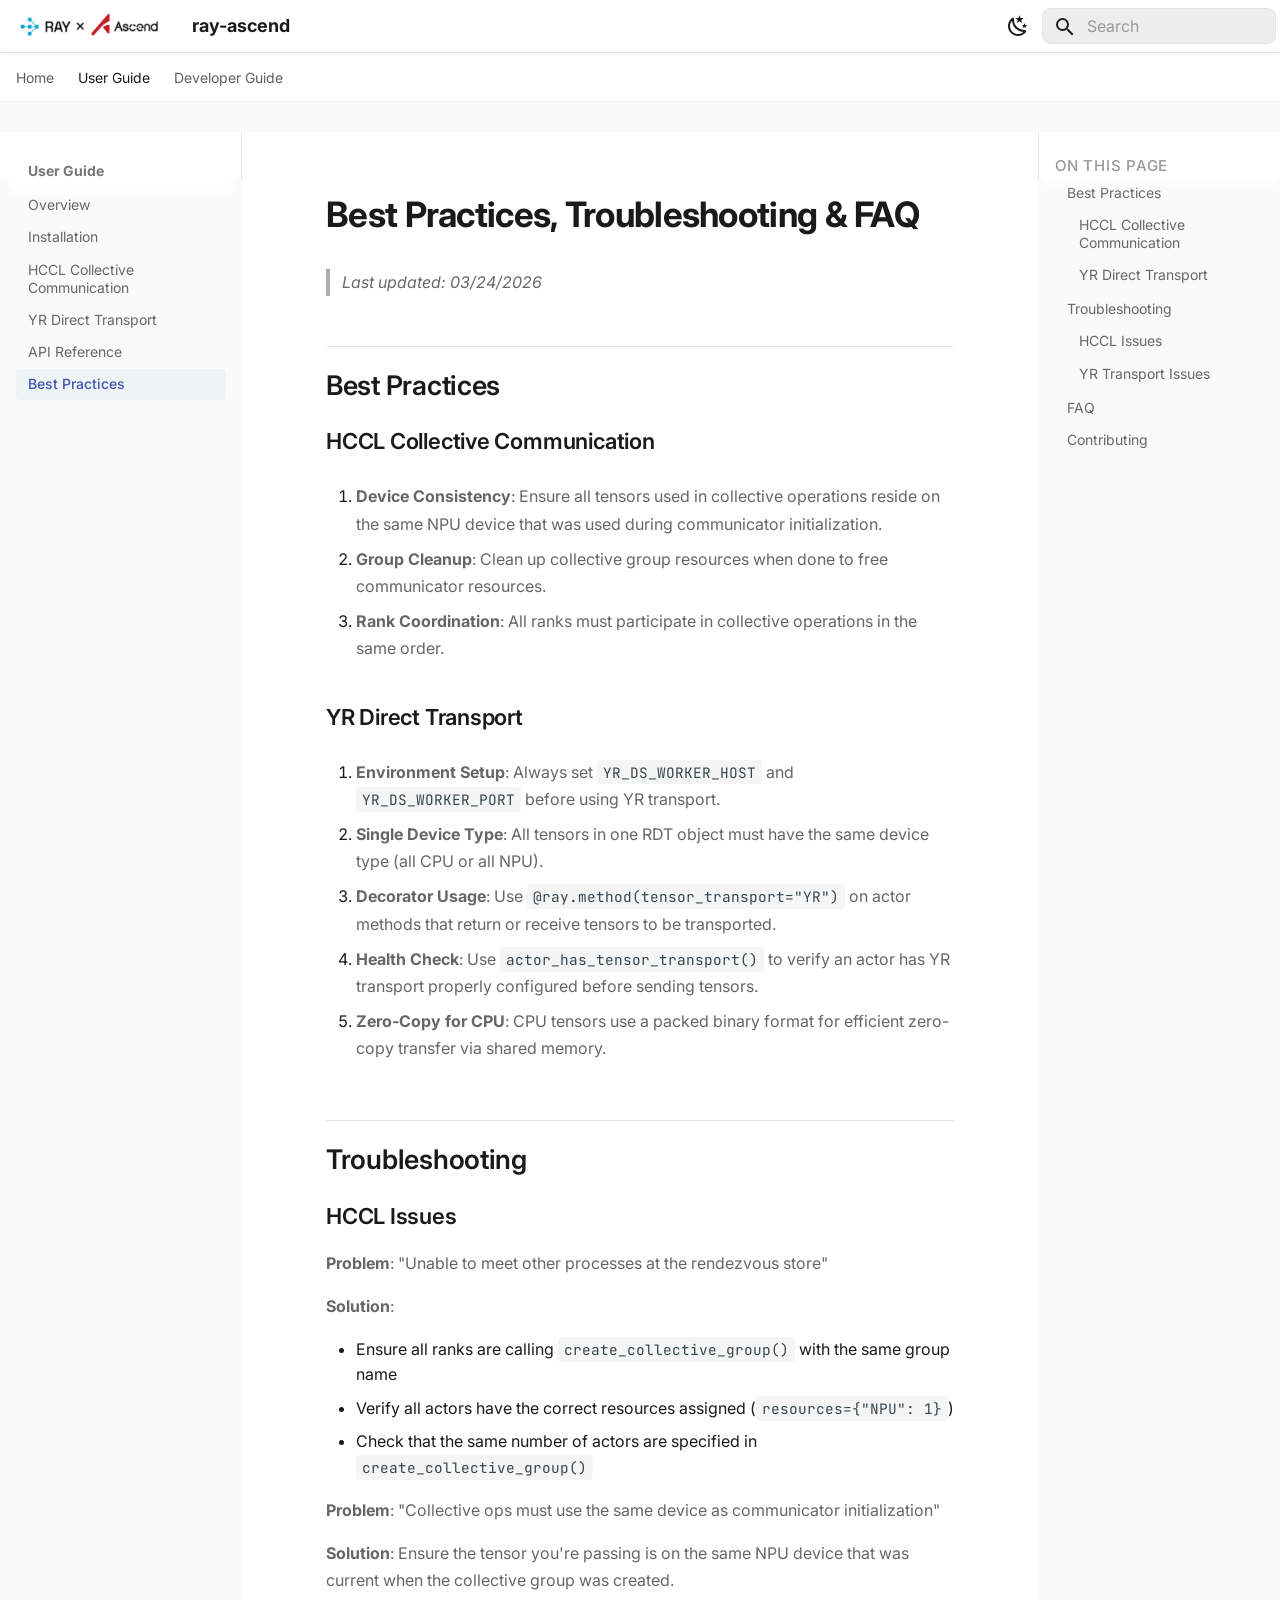
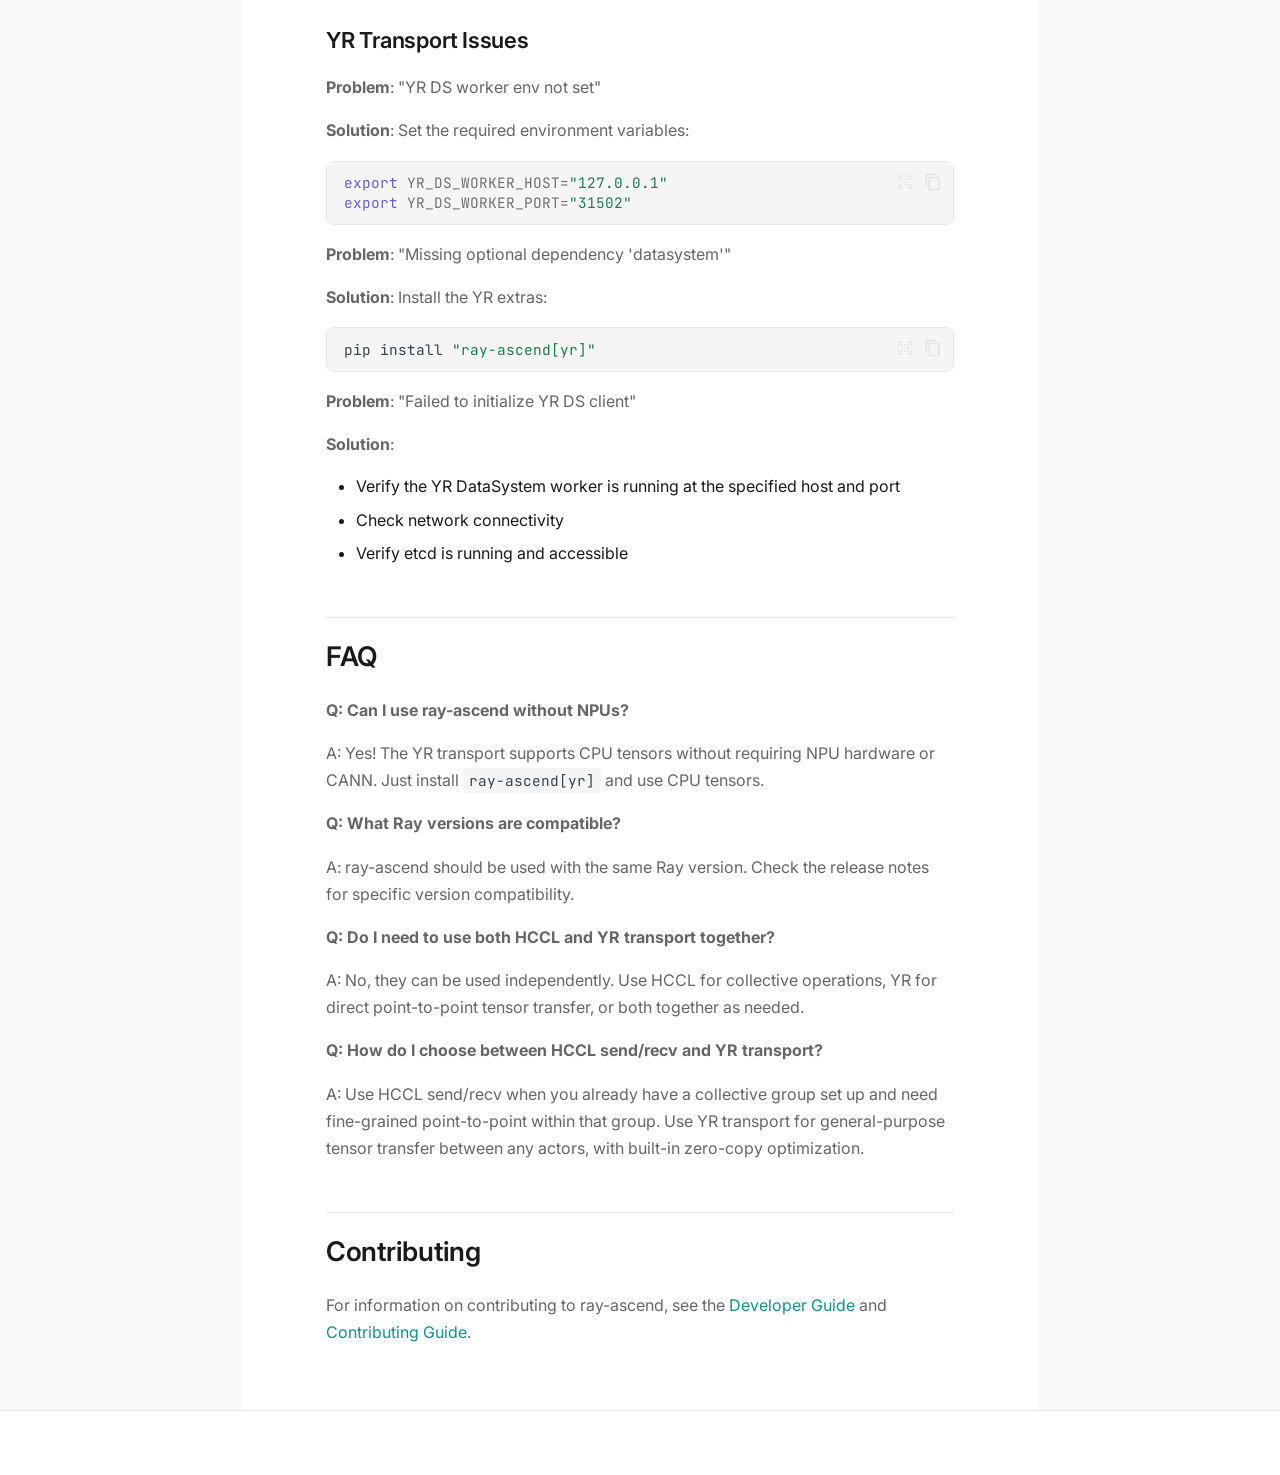
<file: user_guide/best_practices/index.html>
<!doctype html>
<html lang="en" class="no-js">
  <head>
    
      <meta charset="utf-8">
      <meta name="viewport" content="width=device-width,initial-scale=1">
      
        <meta name="description" content="Ray Ascend">
      
      
        <meta name="author" content="ray-ascend">
      
      
      
        <link rel="prev" href="../api_reference/">
      
      
        <link rel="next" href="../../developer_guide/">
      
      
        
      
      
      <link rel="icon" href="../../logo/ray-ascend-logo.png">
      <meta name="generator" content="mkdocs-1.6.1, mkdocs-material-9.7.6">
    
    
      
        <title>Best Practices - ray-ascend</title>
      
    
    
      <link rel="stylesheet" href="../../assets/stylesheets/main.484c7ddc.min.css">
      
        
        <link rel="stylesheet" href="../../assets/stylesheets/palette.ab4e12ef.min.css">
      
      


    
    
      
    
    
      
        
        
        <link rel="preconnect" href="https://fonts.gstatic.com" crossorigin>
        <link rel="stylesheet" href="https://fonts.googleapis.com/css?family=Inter:300,300i,400,400i,700,700i%7CJetBrains+Mono:400,400i,700,700i&display=fallback">
        <style>:root{--md-text-font:"Inter";--md-code-font:"JetBrains Mono"}</style>
      
    
    
      <link rel="stylesheet" href="../../stylesheets/extra.css">
    
    <script>__md_scope=new URL("../..",location),__md_hash=e=>[...e].reduce(((e,_)=>(e<<5)-e+_.charCodeAt(0)),0),__md_get=(e,_=localStorage,t=__md_scope)=>JSON.parse(_.getItem(t.pathname+"."+e)),__md_set=(e,_,t=localStorage,a=__md_scope)=>{try{t.setItem(a.pathname+"."+e,JSON.stringify(_))}catch(e){}}</script>
    
      

    
    
  </head>
  
  
    
    
      
    
    
    
    
    <body dir="ltr" data-md-color-scheme="default" data-md-color-primary="white" data-md-color-accent="teal">
  
    
    <input class="md-toggle" data-md-toggle="drawer" type="checkbox" id="__drawer" autocomplete="off">
    <input class="md-toggle" data-md-toggle="search" type="checkbox" id="__search" autocomplete="off">
    <label class="md-overlay" for="__drawer"></label>
    <div data-md-component="skip">
      
        
        <a href="#best-practices-troubleshooting-faq" class="md-skip">
          Skip to content
        </a>
      
    </div>
    <div data-md-component="announce">
      
    </div>
    
    
      

<header class="md-header" data-md-component="header">
  <nav class="md-header__inner md-grid" aria-label="Header">
    <a href="../.." title="ray-ascend" class="md-header__button md-logo" aria-label="ray-ascend" data-md-component="logo">
      
  <img src="../../logo/ray-ascend-logo.png" alt="logo">

    </a>
    <label class="md-header__button md-icon" for="__drawer">
      
      <svg xmlns="http://www.w3.org/2000/svg" viewBox="0 0 24 24"><path d="M3 6h18v2H3zm0 5h18v2H3zm0 5h18v2H3z"/></svg>
    </label>
    <div class="md-header__title" data-md-component="header-title">
      <div class="md-header__ellipsis">
        <div class="md-header__topic">
          <span class="md-ellipsis">
            ray-ascend
          </span>
        </div>
        <div class="md-header__topic" data-md-component="header-topic">
          <span class="md-ellipsis">
            
              Best Practices
            
          </span>
        </div>
      </div>
    </div>
    
      
        <form class="md-header__option" data-md-component="palette">
  
    
    
    
    <input class="md-option" data-md-color-media="(prefers-color-scheme: light)" data-md-color-scheme="default" data-md-color-primary="white" data-md-color-accent="teal"  aria-label="Switch to dark mode"  type="radio" name="__palette" id="__palette_0">
    
      <label class="md-header__button md-icon" title="Switch to dark mode" for="__palette_1" hidden>
        <svg xmlns="http://www.w3.org/2000/svg" viewBox="0 0 24 24"><path d="m17.75 4.09-2.53 1.94.91 3.06-2.63-1.81-2.63 1.81.91-3.06-2.53-1.94L12.44 4l1.06-3 1.06 3zm3.5 6.91-1.64 1.25.59 1.98-1.7-1.17-1.7 1.17.59-1.98L15.75 11l2.06-.05L18.5 9l.69 1.95zm-2.28 4.95c.83-.08 1.72 1.1 1.19 1.85-.32.45-.66.87-1.08 1.27C15.17 23 8.84 23 4.94 19.07c-3.91-3.9-3.91-10.24 0-14.14.4-.4.82-.76 1.27-1.08.75-.53 1.93.36 1.85 1.19-.27 2.86.69 5.83 2.89 8.02a9.96 9.96 0 0 0 8.02 2.89m-1.64 2.02a12.08 12.08 0 0 1-7.8-3.47c-2.17-2.19-3.33-5-3.49-7.82-2.81 3.14-2.7 7.96.31 10.98 3.02 3.01 7.84 3.12 10.98.31"/></svg>
      </label>
    
  
    
    
    
    <input class="md-option" data-md-color-media="(prefers-color-scheme: dark)" data-md-color-scheme="slate" data-md-color-primary="black" data-md-color-accent="teal"  aria-label="Switch to light mode"  type="radio" name="__palette" id="__palette_1">
    
      <label class="md-header__button md-icon" title="Switch to light mode" for="__palette_0" hidden>
        <svg xmlns="http://www.w3.org/2000/svg" viewBox="0 0 24 24"><path d="M12 7a5 5 0 0 1 5 5 5 5 0 0 1-5 5 5 5 0 0 1-5-5 5 5 0 0 1 5-5m0 2a3 3 0 0 0-3 3 3 3 0 0 0 3 3 3 3 0 0 0 3-3 3 3 0 0 0-3-3m0-7 2.39 3.42C13.65 5.15 12.84 5 12 5s-1.65.15-2.39.42zM3.34 7l4.16-.35A7.2 7.2 0 0 0 5.94 8.5c-.44.74-.69 1.5-.83 2.29zm.02 10 1.76-3.77a7.131 7.131 0 0 0 2.38 4.14zM20.65 7l-1.77 3.79a7.02 7.02 0 0 0-2.38-4.15zm-.01 10-4.14.36c.59-.51 1.12-1.14 1.54-1.86.42-.73.69-1.5.83-2.29zM12 22l-2.41-3.44c.74.27 1.55.44 2.41.44.82 0 1.63-.17 2.37-.44z"/></svg>
      </label>
    
  
</form>
      
    
    
      <script>var palette=__md_get("__palette");if(palette&&palette.color){if("(prefers-color-scheme)"===palette.color.media){var media=matchMedia("(prefers-color-scheme: light)"),input=document.querySelector(media.matches?"[data-md-color-media='(prefers-color-scheme: light)']":"[data-md-color-media='(prefers-color-scheme: dark)']");palette.color.media=input.getAttribute("data-md-color-media"),palette.color.scheme=input.getAttribute("data-md-color-scheme"),palette.color.primary=input.getAttribute("data-md-color-primary"),palette.color.accent=input.getAttribute("data-md-color-accent")}for(var[key,value]of Object.entries(palette.color))document.body.setAttribute("data-md-color-"+key,value)}</script>
    
    
    
      
      
        <label class="md-header__button md-icon" for="__search">
          
          <svg xmlns="http://www.w3.org/2000/svg" viewBox="0 0 24 24"><path d="M9.5 3A6.5 6.5 0 0 1 16 9.5c0 1.61-.59 3.09-1.56 4.23l.27.27h.79l5 5-1.5 1.5-5-5v-.79l-.27-.27A6.52 6.52 0 0 1 9.5 16 6.5 6.5 0 0 1 3 9.5 6.5 6.5 0 0 1 9.5 3m0 2C7 5 5 7 5 9.5S7 14 9.5 14 14 12 14 9.5 12 5 9.5 5"/></svg>
        </label>
        <div class="md-search" data-md-component="search" role="dialog">
  <label class="md-search__overlay" for="__search"></label>
  <div class="md-search__inner" role="search">
    <form class="md-search__form" name="search">
      <input type="text" class="md-search__input" name="query" aria-label="Search" placeholder="Search" autocapitalize="off" autocorrect="off" autocomplete="off" spellcheck="false" data-md-component="search-query" required>
      <label class="md-search__icon md-icon" for="__search">
        
        <svg xmlns="http://www.w3.org/2000/svg" viewBox="0 0 24 24"><path d="M9.5 3A6.5 6.5 0 0 1 16 9.5c0 1.61-.59 3.09-1.56 4.23l.27.27h.79l5 5-1.5 1.5-5-5v-.79l-.27-.27A6.52 6.52 0 0 1 9.5 16 6.5 6.5 0 0 1 3 9.5 6.5 6.5 0 0 1 9.5 3m0 2C7 5 5 7 5 9.5S7 14 9.5 14 14 12 14 9.5 12 5 9.5 5"/></svg>
        
        <svg xmlns="http://www.w3.org/2000/svg" viewBox="0 0 24 24"><path d="M20 11v2H8l5.5 5.5-1.42 1.42L4.16 12l7.92-7.92L13.5 5.5 8 11z"/></svg>
      </label>
      <nav class="md-search__options" aria-label="Search">
        
          <a href="javascript:void(0)" class="md-search__icon md-icon" title="Share" aria-label="Share" data-clipboard data-clipboard-text="" data-md-component="search-share" tabindex="-1">
            
            <svg xmlns="http://www.w3.org/2000/svg" viewBox="0 0 24 24"><path d="M18 16.08c-.76 0-1.44.3-1.96.77L8.91 12.7c.05-.23.09-.46.09-.7s-.04-.47-.09-.7l7.05-4.11c.54.5 1.25.81 2.04.81a3 3 0 0 0 3-3 3 3 0 0 0-3-3 3 3 0 0 0-3 3c0 .24.04.47.09.7L8.04 9.81C7.5 9.31 6.79 9 6 9a3 3 0 0 0-3 3 3 3 0 0 0 3 3c.79 0 1.5-.31 2.04-.81l7.12 4.15c-.05.21-.08.43-.08.66 0 1.61 1.31 2.91 2.92 2.91s2.92-1.3 2.92-2.91A2.92 2.92 0 0 0 18 16.08"/></svg>
          </a>
        
        <button type="reset" class="md-search__icon md-icon" title="Clear" aria-label="Clear" tabindex="-1">
          
          <svg xmlns="http://www.w3.org/2000/svg" viewBox="0 0 24 24"><path d="M19 6.41 17.59 5 12 10.59 6.41 5 5 6.41 10.59 12 5 17.59 6.41 19 12 13.41 17.59 19 19 17.59 13.41 12z"/></svg>
        </button>
      </nav>
      
        <div class="md-search__suggest" data-md-component="search-suggest"></div>
      
    </form>
    <div class="md-search__output">
      <div class="md-search__scrollwrap" tabindex="0" data-md-scrollfix>
        <div class="md-search-result" data-md-component="search-result">
          <div class="md-search-result__meta">
            Initializing search
          </div>
          <ol class="md-search-result__list" role="presentation"></ol>
        </div>
      </div>
    </div>
  </div>
</div>
      
    
    
  </nav>
  
</header>
    
    <div class="md-container" data-md-component="container">
      
      
        
          
            
<nav class="md-tabs" aria-label="Tabs" data-md-component="tabs">
  <div class="md-grid">
    <ul class="md-tabs__list">
      
        
  
  
  
  
    <li class="md-tabs__item">
      <a href="../.." class="md-tabs__link">
        
  
  
    
  
  Home

      </a>
    </li>
  

      
        
  
  
  
    
  
  
    
    
      <li class="md-tabs__item md-tabs__item--active">
        <a href="../" class="md-tabs__link">
          
  
  
  User Guide

        </a>
      </li>
    
  

      
        
  
  
  
  
    
    
      <li class="md-tabs__item">
        <a href="../../developer_guide/" class="md-tabs__link">
          
  
  
  Developer Guide

        </a>
      </li>
    
  

      
    </ul>
  </div>
</nav>
          
        
      
      <main class="md-main" data-md-component="main">
        <div class="md-main__inner md-grid">
          
            
              
              <div class="md-sidebar md-sidebar--primary" data-md-component="sidebar" data-md-type="navigation" >
                <div class="md-sidebar__scrollwrap">
                  <div class="md-sidebar__inner">
                    


  


<nav class="md-nav md-nav--primary md-nav--lifted" aria-label="Navigation" data-md-level="0">
  <label class="md-nav__title" for="__drawer">
    <a href="../.." title="ray-ascend" class="md-nav__button md-logo" aria-label="ray-ascend" data-md-component="logo">
      
  <img src="../../logo/ray-ascend-logo.png" alt="logo">

    </a>
    ray-ascend
  </label>
  
  <ul class="md-nav__list" data-md-scrollfix>
    
      
      
  
  
  
  
    <li class="md-nav__item">
      <a href="../.." class="md-nav__link">
        
  
  
  <span class="md-ellipsis">
    
  
    Home
  

    
  </span>
  
  

      </a>
    </li>
  

    
      
      
  
  
    
  
  
  
    
    
    
    
      
        
        
      
      
        
      
    
    
    <li class="md-nav__item md-nav__item--active md-nav__item--section md-nav__item--nested">
      
        
        
        <input class="md-nav__toggle md-toggle " type="checkbox" id="__nav_2" checked>
        
          
          <label class="md-nav__link" for="__nav_2" id="__nav_2_label" tabindex="">
            
  
  
  <span class="md-ellipsis">
    
  
    User Guide
  

    
  </span>
  
  

            <span class="md-nav__icon md-icon"></span>
          </label>
        
        <nav class="md-nav" data-md-level="1" aria-labelledby="__nav_2_label" aria-expanded="true">
          <label class="md-nav__title" for="__nav_2">
            <span class="md-nav__icon md-icon"></span>
            
  
    User Guide
  

          </label>
          <ul class="md-nav__list" data-md-scrollfix>
            
              
                
  
  
  
  
    <li class="md-nav__item">
      <a href="../" class="md-nav__link">
        
  
  
  <span class="md-ellipsis">
    
  
    Overview
  

    
  </span>
  
  

      </a>
    </li>
  

              
            
              
                
  
  
  
  
    <li class="md-nav__item">
      <a href="../installation/" class="md-nav__link">
        
  
  
  <span class="md-ellipsis">
    
  
    Installation
  

    
  </span>
  
  

      </a>
    </li>
  

              
            
              
                
  
  
  
  
    <li class="md-nav__item">
      <a href="../hccl_collective/" class="md-nav__link">
        
  
  
  <span class="md-ellipsis">
    
  
    HCCL Collective Communication
  

    
  </span>
  
  

      </a>
    </li>
  

              
            
              
                
  
  
  
  
    <li class="md-nav__item">
      <a href="../yr_transport/" class="md-nav__link">
        
  
  
  <span class="md-ellipsis">
    
  
    YR Direct Transport
  

    
  </span>
  
  

      </a>
    </li>
  

              
            
              
                
  
  
  
  
    <li class="md-nav__item">
      <a href="../api_reference/" class="md-nav__link">
        
  
  
  <span class="md-ellipsis">
    
  
    API Reference
  

    
  </span>
  
  

      </a>
    </li>
  

              
            
              
                
  
  
    
  
  
  
    <li class="md-nav__item md-nav__item--active">
      
      <input class="md-nav__toggle md-toggle" type="checkbox" id="__toc">
      
      
        
      
      
        <label class="md-nav__link md-nav__link--active" for="__toc">
          
  
  
  <span class="md-ellipsis">
    
  
    Best Practices
  

    
  </span>
  
  

          <span class="md-nav__icon md-icon"></span>
        </label>
      
      <a href="./" class="md-nav__link md-nav__link--active">
        
  
  
  <span class="md-ellipsis">
    
  
    Best Practices
  

    
  </span>
  
  

      </a>
      
        

  

<nav class="md-nav md-nav--secondary" aria-label="On this page">
  
  
  
    
  
  
    <label class="md-nav__title" for="__toc">
      <span class="md-nav__icon md-icon"></span>
      On this page
    </label>
    <ul class="md-nav__list" data-md-component="toc" data-md-scrollfix>
      
        <li class="md-nav__item">
  <a href="#best-practices" class="md-nav__link">
    <span class="md-ellipsis">
      
        Best Practices
      
    </span>
  </a>
  
    <nav class="md-nav" aria-label="Best Practices">
      <ul class="md-nav__list">
        
          <li class="md-nav__item">
  <a href="#hccl-collective-communication" class="md-nav__link">
    <span class="md-ellipsis">
      
        HCCL Collective Communication
      
    </span>
  </a>
  
</li>
        
          <li class="md-nav__item">
  <a href="#yr-direct-transport" class="md-nav__link">
    <span class="md-ellipsis">
      
        YR Direct Transport
      
    </span>
  </a>
  
</li>
        
      </ul>
    </nav>
  
</li>
      
        <li class="md-nav__item">
  <a href="#troubleshooting" class="md-nav__link">
    <span class="md-ellipsis">
      
        Troubleshooting
      
    </span>
  </a>
  
    <nav class="md-nav" aria-label="Troubleshooting">
      <ul class="md-nav__list">
        
          <li class="md-nav__item">
  <a href="#hccl-issues" class="md-nav__link">
    <span class="md-ellipsis">
      
        HCCL Issues
      
    </span>
  </a>
  
</li>
        
          <li class="md-nav__item">
  <a href="#yr-transport-issues" class="md-nav__link">
    <span class="md-ellipsis">
      
        YR Transport Issues
      
    </span>
  </a>
  
</li>
        
      </ul>
    </nav>
  
</li>
      
        <li class="md-nav__item">
  <a href="#faq" class="md-nav__link">
    <span class="md-ellipsis">
      
        FAQ
      
    </span>
  </a>
  
</li>
      
        <li class="md-nav__item">
  <a href="#contributing" class="md-nav__link">
    <span class="md-ellipsis">
      
        Contributing
      
    </span>
  </a>
  
</li>
      
    </ul>
  
</nav>
      
    </li>
  

              
            
          </ul>
        </nav>
      
    </li>
  

    
      
      
  
  
  
  
    
    
    
    
      
      
        
      
    
    
    <li class="md-nav__item md-nav__item--nested">
      
        
        
          
        
        <input class="md-nav__toggle md-toggle md-toggle--indeterminate" type="checkbox" id="__nav_3" >
        
          
          <label class="md-nav__link" for="__nav_3" id="__nav_3_label" tabindex="0">
            
  
  
  <span class="md-ellipsis">
    
  
    Developer Guide
  

    
  </span>
  
  

            <span class="md-nav__icon md-icon"></span>
          </label>
        
        <nav class="md-nav" data-md-level="1" aria-labelledby="__nav_3_label" aria-expanded="false">
          <label class="md-nav__title" for="__nav_3">
            <span class="md-nav__icon md-icon"></span>
            
  
    Developer Guide
  

          </label>
          <ul class="md-nav__list" data-md-scrollfix>
            
              
                
  
  
  
  
    <li class="md-nav__item">
      <a href="../../developer_guide/" class="md-nav__link">
        
  
  
  <span class="md-ellipsis">
    
  
    Overview
  

    
  </span>
  
  

      </a>
    </li>
  

              
            
              
                
  
  
  
  
    <li class="md-nav__item">
      <a href="../../developer_guide/setup/" class="md-nav__link">
        
  
  
  <span class="md-ellipsis">
    
  
    Setup
  

    
  </span>
  
  

      </a>
    </li>
  

              
            
              
                
  
  
  
  
    <li class="md-nav__item">
      <a href="../../developer_guide/contributing/" class="md-nav__link">
        
  
  
  <span class="md-ellipsis">
    
  
    Contributing
  

    
  </span>
  
  

      </a>
    </li>
  

              
            
              
                
  
  
  
  
    <li class="md-nav__item">
      <a href="../../developer_guide/performance_testing/" class="md-nav__link">
        
  
  
  <span class="md-ellipsis">
    
  
    Performance Testing
  

    
  </span>
  
  

      </a>
    </li>
  

              
            
              
                
  
  
  
  
    <li class="md-nav__item">
      <a href="../../developer_guide/performance_benchmark_report/" class="md-nav__link">
        
  
  
  <span class="md-ellipsis">
    
  
    Performance Benchmark Report
  

    
  </span>
  
  

      </a>
    </li>
  

              
            
          </ul>
        </nav>
      
    </li>
  

    
  </ul>
</nav>
                  </div>
                </div>
              </div>
            
            
              
              <div class="md-sidebar md-sidebar--secondary" data-md-component="sidebar" data-md-type="toc" >
                <div class="md-sidebar__scrollwrap">
                  <div class="md-sidebar__inner">
                    

  

<nav class="md-nav md-nav--secondary" aria-label="On this page">
  
  
  
    
  
  
    <label class="md-nav__title" for="__toc">
      <span class="md-nav__icon md-icon"></span>
      On this page
    </label>
    <ul class="md-nav__list" data-md-component="toc" data-md-scrollfix>
      
        <li class="md-nav__item">
  <a href="#best-practices" class="md-nav__link">
    <span class="md-ellipsis">
      
        Best Practices
      
    </span>
  </a>
  
    <nav class="md-nav" aria-label="Best Practices">
      <ul class="md-nav__list">
        
          <li class="md-nav__item">
  <a href="#hccl-collective-communication" class="md-nav__link">
    <span class="md-ellipsis">
      
        HCCL Collective Communication
      
    </span>
  </a>
  
</li>
        
          <li class="md-nav__item">
  <a href="#yr-direct-transport" class="md-nav__link">
    <span class="md-ellipsis">
      
        YR Direct Transport
      
    </span>
  </a>
  
</li>
        
      </ul>
    </nav>
  
</li>
      
        <li class="md-nav__item">
  <a href="#troubleshooting" class="md-nav__link">
    <span class="md-ellipsis">
      
        Troubleshooting
      
    </span>
  </a>
  
    <nav class="md-nav" aria-label="Troubleshooting">
      <ul class="md-nav__list">
        
          <li class="md-nav__item">
  <a href="#hccl-issues" class="md-nav__link">
    <span class="md-ellipsis">
      
        HCCL Issues
      
    </span>
  </a>
  
</li>
        
          <li class="md-nav__item">
  <a href="#yr-transport-issues" class="md-nav__link">
    <span class="md-ellipsis">
      
        YR Transport Issues
      
    </span>
  </a>
  
</li>
        
      </ul>
    </nav>
  
</li>
      
        <li class="md-nav__item">
  <a href="#faq" class="md-nav__link">
    <span class="md-ellipsis">
      
        FAQ
      
    </span>
  </a>
  
</li>
      
        <li class="md-nav__item">
  <a href="#contributing" class="md-nav__link">
    <span class="md-ellipsis">
      
        Contributing
      
    </span>
  </a>
  
</li>
      
    </ul>
  
</nav>
                  </div>
                </div>
              </div>
            
          
          
            <div class="md-content" data-md-component="content">
              
              <article class="md-content__inner md-typeset">
                
                  



<h1 id="best-practices-troubleshooting-faq">Best Practices, Troubleshooting &amp; FAQ<a class="headerlink" href="#best-practices-troubleshooting-faq" title="Permanent link">&para;</a></h1>
<blockquote>
<p><em>Last updated: 03/24/2026</em></p>
</blockquote>
<h2 id="best-practices">Best Practices<a class="headerlink" href="#best-practices" title="Permanent link">&para;</a></h2>
<h3 id="hccl-collective-communication">HCCL Collective Communication<a class="headerlink" href="#hccl-collective-communication" title="Permanent link">&para;</a></h3>
<ol>
<li>
<p><strong>Device Consistency</strong>: Ensure all tensors used in collective operations reside on
   the same NPU device that was used during communicator initialization.</p>
</li>
<li>
<p><strong>Group Cleanup</strong>: Clean up collective group resources when done to free communicator
   resources.</p>
</li>
<li>
<p><strong>Rank Coordination</strong>: All ranks must participate in collective operations in the
   same order.</p>
</li>
</ol>
<h3 id="yr-direct-transport">YR Direct Transport<a class="headerlink" href="#yr-direct-transport" title="Permanent link">&para;</a></h3>
<ol>
<li>
<p><strong>Environment Setup</strong>: Always set <code>YR_DS_WORKER_HOST</code> and <code>YR_DS_WORKER_PORT</code> before
   using YR transport.</p>
</li>
<li>
<p><strong>Single Device Type</strong>: All tensors in one RDT object must have the same device type
   (all CPU or all NPU).</p>
</li>
<li>
<p><strong>Decorator Usage</strong>: Use <code>@ray.method(tensor_transport="YR")</code> on actor methods that
   return or receive tensors to be transported.</p>
</li>
<li>
<p><strong>Health Check</strong>: Use <code>actor_has_tensor_transport()</code> to verify an actor has YR
   transport properly configured before sending tensors.</p>
</li>
<li>
<p><strong>Zero-Copy for CPU</strong>: CPU tensors use a packed binary format for efficient zero-copy
   transfer via shared memory.</p>
</li>
</ol>
<h2 id="troubleshooting">Troubleshooting<a class="headerlink" href="#troubleshooting" title="Permanent link">&para;</a></h2>
<h3 id="hccl-issues">HCCL Issues<a class="headerlink" href="#hccl-issues" title="Permanent link">&para;</a></h3>
<p><strong>Problem</strong>: "Unable to meet other processes at the rendezvous store"</p>
<p><strong>Solution</strong>:</p>
<ul>
<li>Ensure all ranks are calling <code>create_collective_group()</code> with the same group name</li>
<li>Verify all actors have the correct resources assigned (<code>resources={"NPU": 1}</code>)</li>
<li>Check that the same number of actors are specified in <code>create_collective_group()</code></li>
</ul>
<p><strong>Problem</strong>: "Collective ops must use the same device as communicator initialization"</p>
<p><strong>Solution</strong>: Ensure the tensor you're passing is on the same NPU device that was
current when the collective group was created.</p>
<h3 id="yr-transport-issues">YR Transport Issues<a class="headerlink" href="#yr-transport-issues" title="Permanent link">&para;</a></h3>
<p><strong>Problem</strong>: "YR DS worker env not set"</p>
<p><strong>Solution</strong>: Set the required environment variables:</p>
<div class="language-bash highlight"><pre><span></span><code><span id="__span-0-1"><a id="__codelineno-0-1" name="__codelineno-0-1" href="#__codelineno-0-1"></a><span class="nb">export</span><span class="w"> </span><span class="nv">YR_DS_WORKER_HOST</span><span class="o">=</span><span class="s2">&quot;127.0.0.1&quot;</span>
</span><span id="__span-0-2"><a id="__codelineno-0-2" name="__codelineno-0-2" href="#__codelineno-0-2"></a><span class="nb">export</span><span class="w"> </span><span class="nv">YR_DS_WORKER_PORT</span><span class="o">=</span><span class="s2">&quot;31502&quot;</span>
</span></code></pre></div>
<p><strong>Problem</strong>: "Missing optional dependency 'datasystem'"</p>
<p><strong>Solution</strong>: Install the YR extras:</p>
<div class="language-bash highlight"><pre><span></span><code><span id="__span-1-1"><a id="__codelineno-1-1" name="__codelineno-1-1" href="#__codelineno-1-1"></a>pip<span class="w"> </span>install<span class="w"> </span><span class="s2">&quot;ray-ascend[yr]&quot;</span>
</span></code></pre></div>
<p><strong>Problem</strong>: "Failed to initialize YR DS client"</p>
<p><strong>Solution</strong>:</p>
<ul>
<li>Verify the YR DataSystem worker is running at the specified host and port</li>
<li>Check network connectivity</li>
<li>Verify etcd is running and accessible</li>
</ul>
<h2 id="faq">FAQ<a class="headerlink" href="#faq" title="Permanent link">&para;</a></h2>
<p><strong>Q: Can I use ray-ascend without NPUs?</strong></p>
<p>A: Yes! The YR transport supports CPU tensors without requiring NPU hardware or CANN.
Just install <code>ray-ascend[yr]</code> and use CPU tensors.</p>
<p><strong>Q: What Ray versions are compatible?</strong></p>
<p>A: ray-ascend should be used with the same Ray version. Check the release notes for
specific version compatibility.</p>
<p><strong>Q: Do I need to use both HCCL and YR transport together?</strong></p>
<p>A: No, they can be used independently. Use HCCL for collective operations, YR for direct
point-to-point tensor transfer, or both together as needed.</p>
<p><strong>Q: How do I choose between HCCL send/recv and YR transport?</strong></p>
<p>A: Use HCCL send/recv when you already have a collective group set up and need
fine-grained point-to-point within that group. Use YR transport for general-purpose
tensor transfer between any actors, with built-in zero-copy optimization.</p>
<h2 id="contributing">Contributing<a class="headerlink" href="#contributing" title="Permanent link">&para;</a></h2>
<p>For information on contributing to ray-ascend, see the
<a href="../../developer_guide/">Developer Guide</a> and
<a href="../../developer_guide/contributing/">Contributing Guide</a>.</p>












                
              </article>
            </div>
          
          
<script>var target=document.getElementById(location.hash.slice(1));target&&target.name&&(target.checked=target.name.startsWith("__tabbed_"))</script>
        </div>
        
          <button type="button" class="md-top md-icon" data-md-component="top" hidden>
  
  <svg xmlns="http://www.w3.org/2000/svg" viewBox="0 0 24 24"><path d="M13 20h-2V8l-5.5 5.5-1.42-1.42L12 4.16l7.92 7.92-1.42 1.42L13 8z"/></svg>
  Back to top
</button>
        
      </main>
      
        <footer class="md-footer">
  
  <div class="md-footer-meta md-typeset">
    <div class="md-footer-meta__inner md-grid">
      <div class="md-copyright">
  
  
    Made with
    <a href="https://squidfunk.github.io/mkdocs-material/" target="_blank" rel="noopener">
      Material for MkDocs
    </a>
  
</div>
      
        
<div class="md-social">
  
    
    
    
    
      
      
    
    <a href="https://gitcode.com/Ascend/ray-ascend" target="_blank" rel="noopener" title="gitcode.com" class="md-social__link">
      <svg xmlns="http://www.w3.org/2000/svg" viewBox="0 0 448 512"><!--! Font Awesome Free 7.1.0 by @fontawesome - https://fontawesome.com License - https://fontawesome.com/license/free (Icons: CC BY 4.0, Fonts: SIL OFL 1.1, Code: MIT License) Copyright 2025 Fonticons, Inc.--><path d="M439.6 236.1 244 40.5c-5.4-5.5-12.8-8.5-20.4-8.5s-15 3-20.4 8.4L162.5 81l51.5 51.5c27.1-9.1 52.7 16.8 43.4 43.7l49.7 49.7c34.2-11.8 61.2 31 35.5 56.7-26.5 26.5-70.2-2.9-56-37.3L240.3 199v121.9c25.3 12.5 22.3 41.8 9.1 55-6.4 6.4-15.2 10.1-24.3 10.1s-17.8-3.6-24.3-10.1c-17.6-17.6-11.1-46.9 11.2-56v-123c-20.8-8.5-24.6-30.7-18.6-45L142.6 101 8.5 235.1C3 240.6 0 247.9 0 255.5s3 15 8.5 20.4l195.6 195.7c5.4 5.4 12.7 8.4 20.4 8.4s15-3 20.4-8.4l194.7-194.7c5.4-5.4 8.4-12.8 8.4-20.4s-3-15-8.4-20.4"/></svg>
    </a>
  
</div>
      
    </div>
  </div>
</footer>
      
    </div>
    <div class="md-dialog" data-md-component="dialog">
      <div class="md-dialog__inner md-typeset"></div>
    </div>
    
    
    
      
      
      <script id="__config" type="application/json">{"annotate": null, "base": "../..", "features": ["navigation.instant", "navigation.tabs", "navigation.sections", "navigation.expand", "navigation.top", "toc.follow", "search.suggest", "search.highlight", "search.share", "content.code.copy", "content.code.select"], "search": "../../assets/javascripts/workers/search.2c215733.min.js", "tags": null, "translations": {"clipboard.copied": "Copied to clipboard", "clipboard.copy": "Copy to clipboard", "search.result.more.one": "1 more on this page", "search.result.more.other": "# more on this page", "search.result.none": "No matching documents", "search.result.one": "1 matching document", "search.result.other": "# matching documents", "search.result.placeholder": "Type to start searching", "search.result.term.missing": "Missing", "select.version": "Select version"}, "version": null}</script>
    
    
      <script src="../../assets/javascripts/bundle.79ae519e.min.js"></script>
      
    
  </body>
</html>
</file>
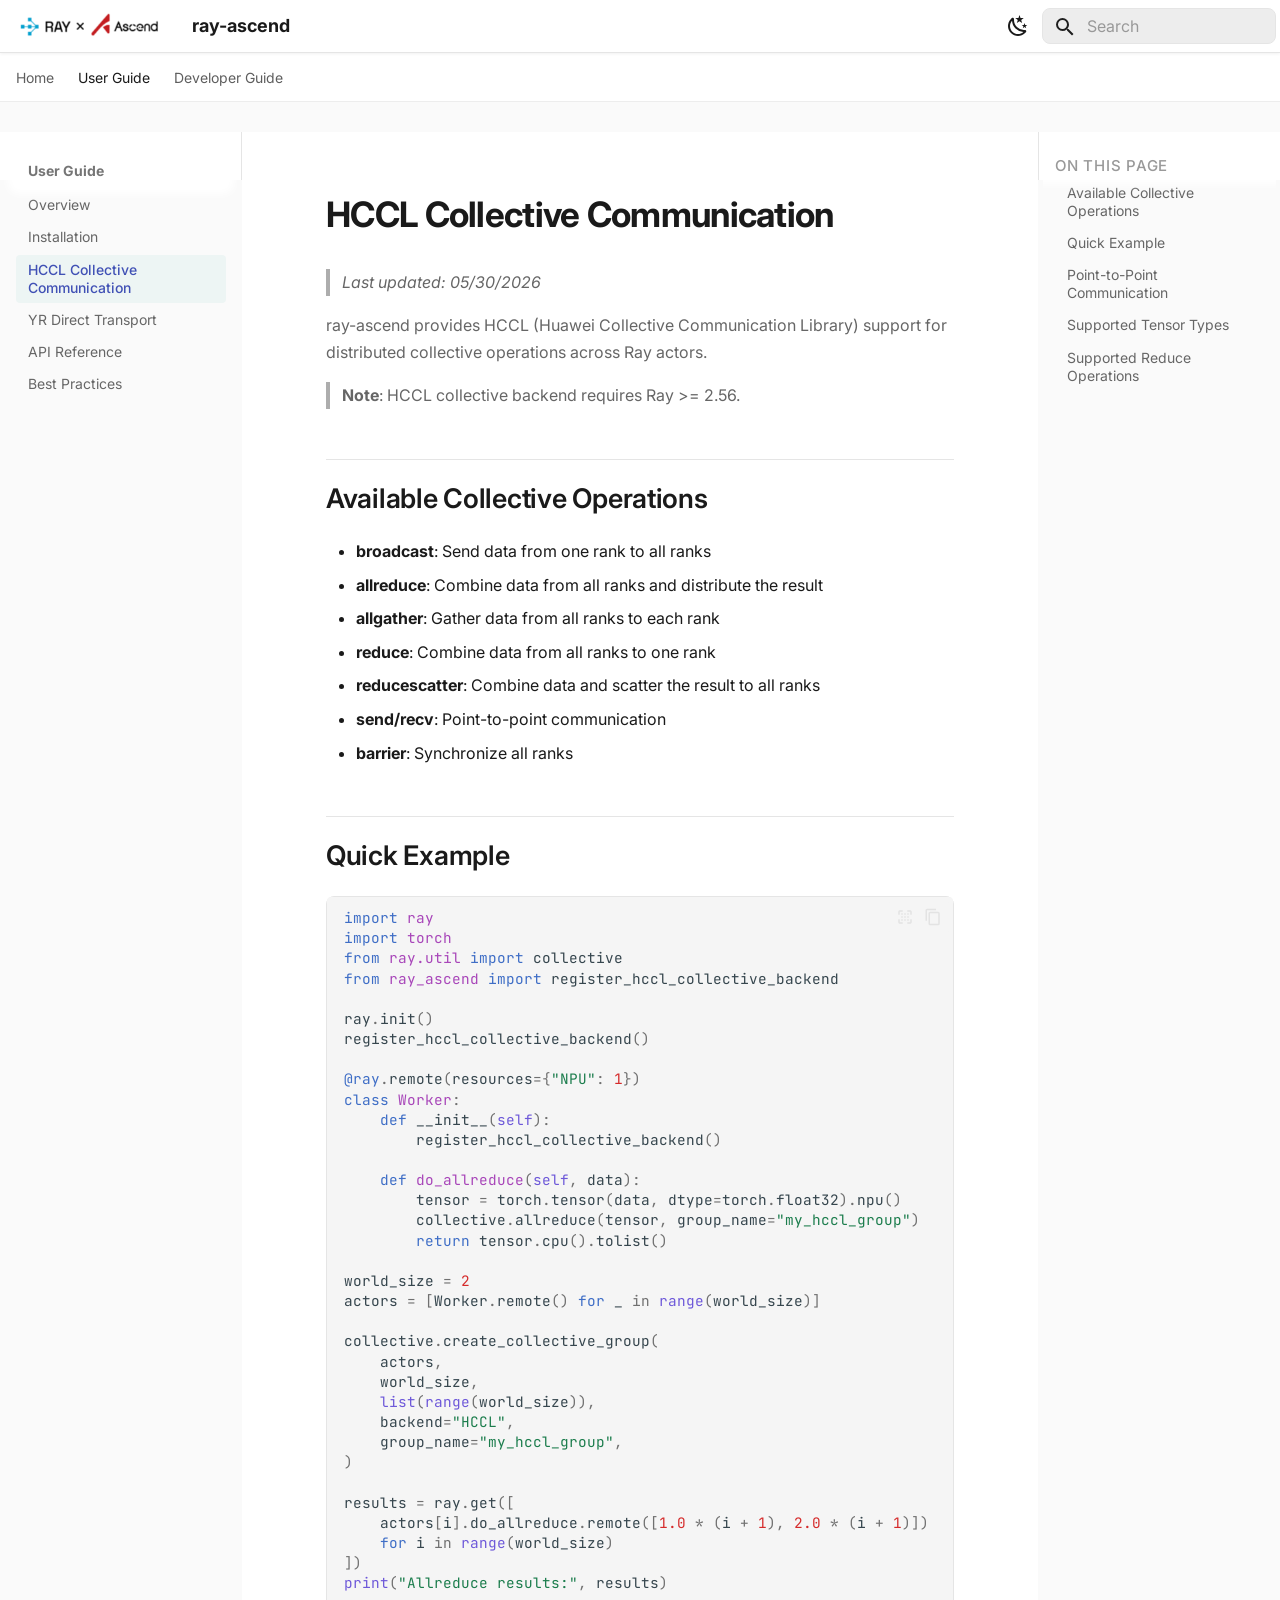
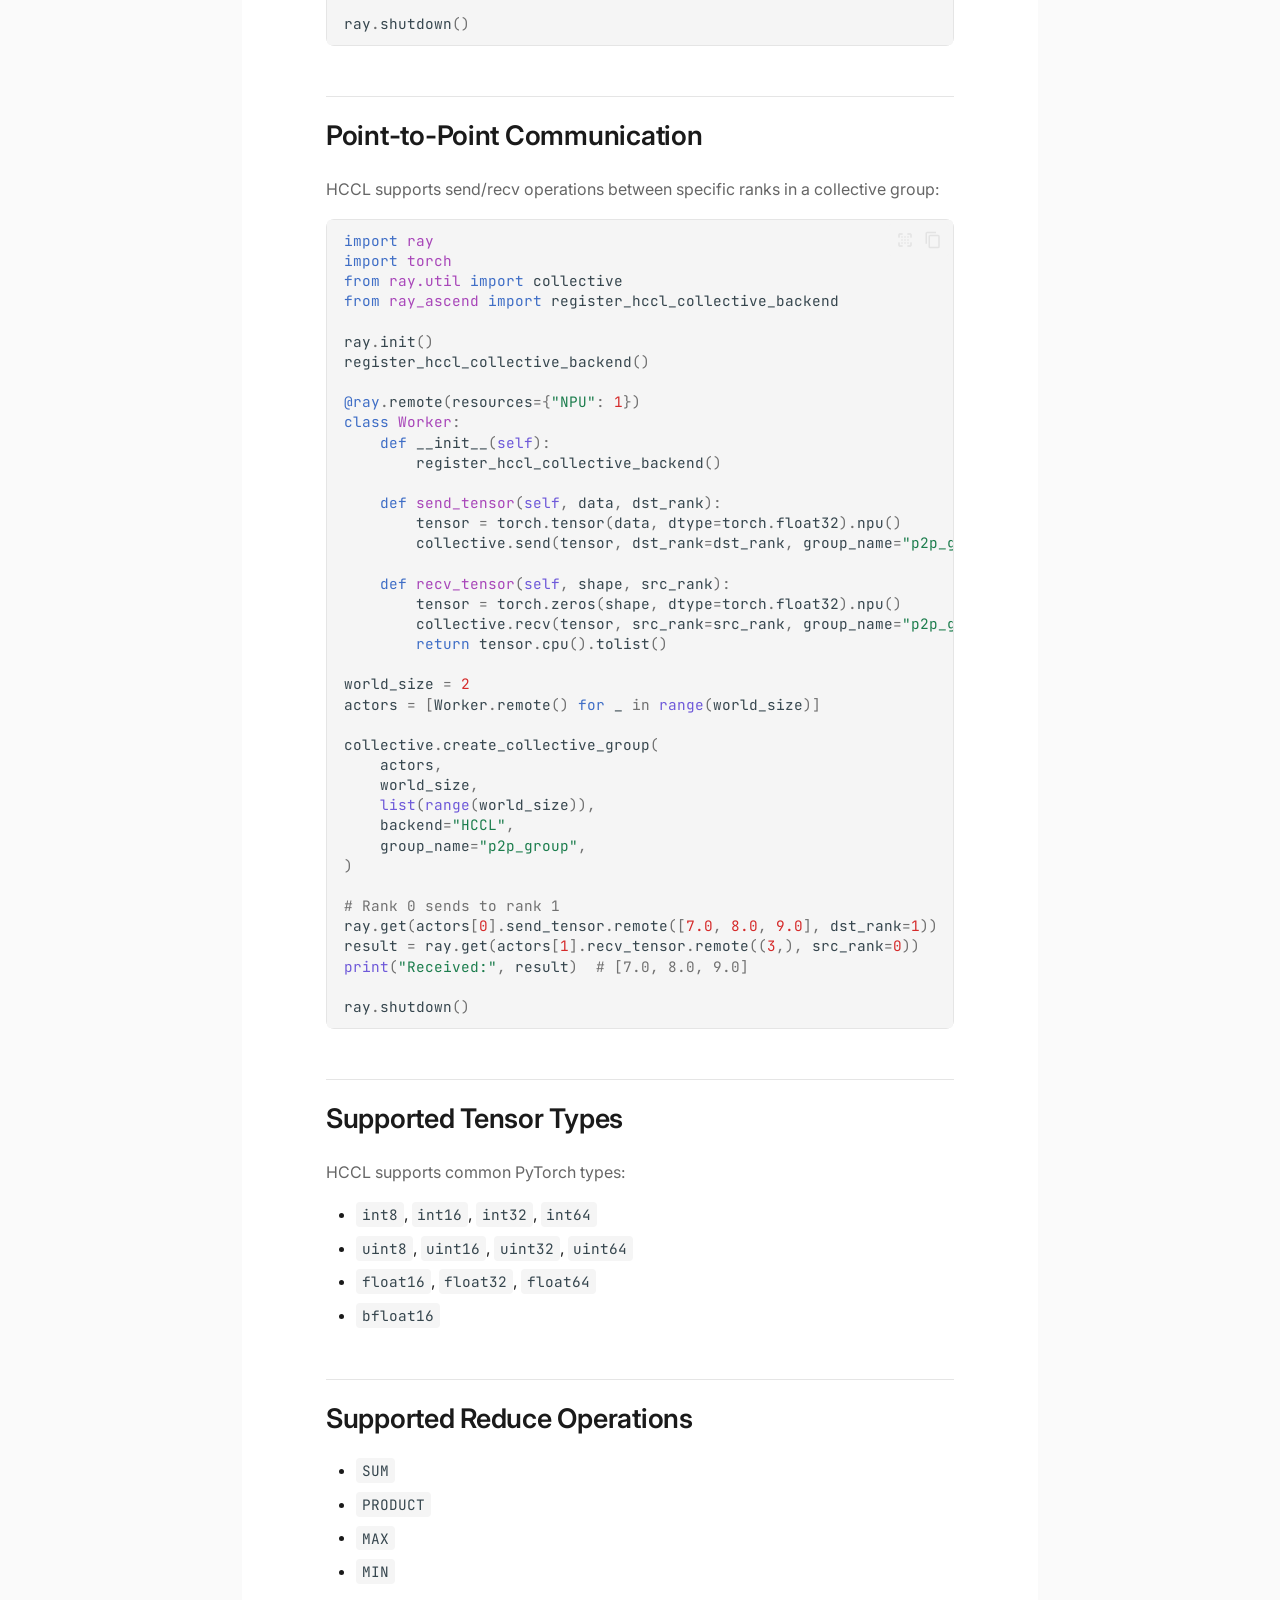
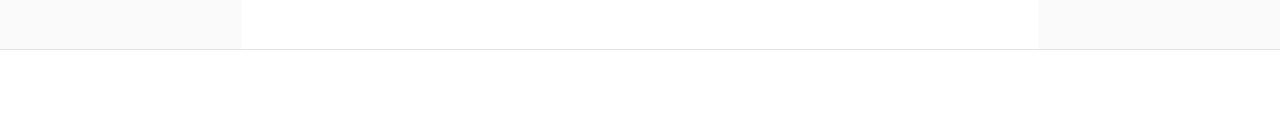
<file: user_guide/hccl_collective/index.html>
<!doctype html>
<html lang="en" class="no-js">
  <head>
    
      <meta charset="utf-8">
      <meta name="viewport" content="width=device-width,initial-scale=1">
      
        <meta name="description" content="Ray Ascend">
      
      
        <meta name="author" content="ray-ascend">
      
      
      
        <link rel="prev" href="../installation/">
      
      
        <link rel="next" href="../yr_transport/">
      
      
        
      
      
      <link rel="icon" href="../../logo/ray-ascend-logo.png">
      <meta name="generator" content="mkdocs-1.6.1, mkdocs-material-9.7.6">
    
    
      
        <title>HCCL Collective Communication - ray-ascend</title>
      
    
    
      <link rel="stylesheet" href="../../assets/stylesheets/main.484c7ddc.min.css">
      
        
        <link rel="stylesheet" href="../../assets/stylesheets/palette.ab4e12ef.min.css">
      
      


    
    
      
    
    
      
        
        
        <link rel="preconnect" href="https://fonts.gstatic.com" crossorigin>
        <link rel="stylesheet" href="https://fonts.googleapis.com/css?family=Inter:300,300i,400,400i,700,700i%7CJetBrains+Mono:400,400i,700,700i&display=fallback">
        <style>:root{--md-text-font:"Inter";--md-code-font:"JetBrains Mono"}</style>
      
    
    
      <link rel="stylesheet" href="../../stylesheets/extra.css">
    
    <script>__md_scope=new URL("../..",location),__md_hash=e=>[...e].reduce(((e,_)=>(e<<5)-e+_.charCodeAt(0)),0),__md_get=(e,_=localStorage,t=__md_scope)=>JSON.parse(_.getItem(t.pathname+"."+e)),__md_set=(e,_,t=localStorage,a=__md_scope)=>{try{t.setItem(a.pathname+"."+e,JSON.stringify(_))}catch(e){}}</script>
    
      

    
    
  </head>
  
  
    
    
      
    
    
    
    
    <body dir="ltr" data-md-color-scheme="default" data-md-color-primary="white" data-md-color-accent="teal">
  
    
    <input class="md-toggle" data-md-toggle="drawer" type="checkbox" id="__drawer" autocomplete="off">
    <input class="md-toggle" data-md-toggle="search" type="checkbox" id="__search" autocomplete="off">
    <label class="md-overlay" for="__drawer"></label>
    <div data-md-component="skip">
      
        
        <a href="#hccl-collective-communication" class="md-skip">
          Skip to content
        </a>
      
    </div>
    <div data-md-component="announce">
      
    </div>
    
    
      

<header class="md-header" data-md-component="header">
  <nav class="md-header__inner md-grid" aria-label="Header">
    <a href="../.." title="ray-ascend" class="md-header__button md-logo" aria-label="ray-ascend" data-md-component="logo">
      
  <img src="../../logo/ray-ascend-logo.png" alt="logo">

    </a>
    <label class="md-header__button md-icon" for="__drawer">
      
      <svg xmlns="http://www.w3.org/2000/svg" viewBox="0 0 24 24"><path d="M3 6h18v2H3zm0 5h18v2H3zm0 5h18v2H3z"/></svg>
    </label>
    <div class="md-header__title" data-md-component="header-title">
      <div class="md-header__ellipsis">
        <div class="md-header__topic">
          <span class="md-ellipsis">
            ray-ascend
          </span>
        </div>
        <div class="md-header__topic" data-md-component="header-topic">
          <span class="md-ellipsis">
            
              HCCL Collective Communication
            
          </span>
        </div>
      </div>
    </div>
    
      
        <form class="md-header__option" data-md-component="palette">
  
    
    
    
    <input class="md-option" data-md-color-media="(prefers-color-scheme: light)" data-md-color-scheme="default" data-md-color-primary="white" data-md-color-accent="teal"  aria-label="Switch to dark mode"  type="radio" name="__palette" id="__palette_0">
    
      <label class="md-header__button md-icon" title="Switch to dark mode" for="__palette_1" hidden>
        <svg xmlns="http://www.w3.org/2000/svg" viewBox="0 0 24 24"><path d="m17.75 4.09-2.53 1.94.91 3.06-2.63-1.81-2.63 1.81.91-3.06-2.53-1.94L12.44 4l1.06-3 1.06 3zm3.5 6.91-1.64 1.25.59 1.98-1.7-1.17-1.7 1.17.59-1.98L15.75 11l2.06-.05L18.5 9l.69 1.95zm-2.28 4.95c.83-.08 1.72 1.1 1.19 1.85-.32.45-.66.87-1.08 1.27C15.17 23 8.84 23 4.94 19.07c-3.91-3.9-3.91-10.24 0-14.14.4-.4.82-.76 1.27-1.08.75-.53 1.93.36 1.85 1.19-.27 2.86.69 5.83 2.89 8.02a9.96 9.96 0 0 0 8.02 2.89m-1.64 2.02a12.08 12.08 0 0 1-7.8-3.47c-2.17-2.19-3.33-5-3.49-7.82-2.81 3.14-2.7 7.96.31 10.98 3.02 3.01 7.84 3.12 10.98.31"/></svg>
      </label>
    
  
    
    
    
    <input class="md-option" data-md-color-media="(prefers-color-scheme: dark)" data-md-color-scheme="slate" data-md-color-primary="black" data-md-color-accent="teal"  aria-label="Switch to light mode"  type="radio" name="__palette" id="__palette_1">
    
      <label class="md-header__button md-icon" title="Switch to light mode" for="__palette_0" hidden>
        <svg xmlns="http://www.w3.org/2000/svg" viewBox="0 0 24 24"><path d="M12 7a5 5 0 0 1 5 5 5 5 0 0 1-5 5 5 5 0 0 1-5-5 5 5 0 0 1 5-5m0 2a3 3 0 0 0-3 3 3 3 0 0 0 3 3 3 3 0 0 0 3-3 3 3 0 0 0-3-3m0-7 2.39 3.42C13.65 5.15 12.84 5 12 5s-1.65.15-2.39.42zM3.34 7l4.16-.35A7.2 7.2 0 0 0 5.94 8.5c-.44.74-.69 1.5-.83 2.29zm.02 10 1.76-3.77a7.131 7.131 0 0 0 2.38 4.14zM20.65 7l-1.77 3.79a7.02 7.02 0 0 0-2.38-4.15zm-.01 10-4.14.36c.59-.51 1.12-1.14 1.54-1.86.42-.73.69-1.5.83-2.29zM12 22l-2.41-3.44c.74.27 1.55.44 2.41.44.82 0 1.63-.17 2.37-.44z"/></svg>
      </label>
    
  
</form>
      
    
    
      <script>var palette=__md_get("__palette");if(palette&&palette.color){if("(prefers-color-scheme)"===palette.color.media){var media=matchMedia("(prefers-color-scheme: light)"),input=document.querySelector(media.matches?"[data-md-color-media='(prefers-color-scheme: light)']":"[data-md-color-media='(prefers-color-scheme: dark)']");palette.color.media=input.getAttribute("data-md-color-media"),palette.color.scheme=input.getAttribute("data-md-color-scheme"),palette.color.primary=input.getAttribute("data-md-color-primary"),palette.color.accent=input.getAttribute("data-md-color-accent")}for(var[key,value]of Object.entries(palette.color))document.body.setAttribute("data-md-color-"+key,value)}</script>
    
    
    
      
      
        <label class="md-header__button md-icon" for="__search">
          
          <svg xmlns="http://www.w3.org/2000/svg" viewBox="0 0 24 24"><path d="M9.5 3A6.5 6.5 0 0 1 16 9.5c0 1.61-.59 3.09-1.56 4.23l.27.27h.79l5 5-1.5 1.5-5-5v-.79l-.27-.27A6.52 6.52 0 0 1 9.5 16 6.5 6.5 0 0 1 3 9.5 6.5 6.5 0 0 1 9.5 3m0 2C7 5 5 7 5 9.5S7 14 9.5 14 14 12 14 9.5 12 5 9.5 5"/></svg>
        </label>
        <div class="md-search" data-md-component="search" role="dialog">
  <label class="md-search__overlay" for="__search"></label>
  <div class="md-search__inner" role="search">
    <form class="md-search__form" name="search">
      <input type="text" class="md-search__input" name="query" aria-label="Search" placeholder="Search" autocapitalize="off" autocorrect="off" autocomplete="off" spellcheck="false" data-md-component="search-query" required>
      <label class="md-search__icon md-icon" for="__search">
        
        <svg xmlns="http://www.w3.org/2000/svg" viewBox="0 0 24 24"><path d="M9.5 3A6.5 6.5 0 0 1 16 9.5c0 1.61-.59 3.09-1.56 4.23l.27.27h.79l5 5-1.5 1.5-5-5v-.79l-.27-.27A6.52 6.52 0 0 1 9.5 16 6.5 6.5 0 0 1 3 9.5 6.5 6.5 0 0 1 9.5 3m0 2C7 5 5 7 5 9.5S7 14 9.5 14 14 12 14 9.5 12 5 9.5 5"/></svg>
        
        <svg xmlns="http://www.w3.org/2000/svg" viewBox="0 0 24 24"><path d="M20 11v2H8l5.5 5.5-1.42 1.42L4.16 12l7.92-7.92L13.5 5.5 8 11z"/></svg>
      </label>
      <nav class="md-search__options" aria-label="Search">
        
          <a href="javascript:void(0)" class="md-search__icon md-icon" title="Share" aria-label="Share" data-clipboard data-clipboard-text="" data-md-component="search-share" tabindex="-1">
            
            <svg xmlns="http://www.w3.org/2000/svg" viewBox="0 0 24 24"><path d="M18 16.08c-.76 0-1.44.3-1.96.77L8.91 12.7c.05-.23.09-.46.09-.7s-.04-.47-.09-.7l7.05-4.11c.54.5 1.25.81 2.04.81a3 3 0 0 0 3-3 3 3 0 0 0-3-3 3 3 0 0 0-3 3c0 .24.04.47.09.7L8.04 9.81C7.5 9.31 6.79 9 6 9a3 3 0 0 0-3 3 3 3 0 0 0 3 3c.79 0 1.5-.31 2.04-.81l7.12 4.15c-.05.21-.08.43-.08.66 0 1.61 1.31 2.91 2.92 2.91s2.92-1.3 2.92-2.91A2.92 2.92 0 0 0 18 16.08"/></svg>
          </a>
        
        <button type="reset" class="md-search__icon md-icon" title="Clear" aria-label="Clear" tabindex="-1">
          
          <svg xmlns="http://www.w3.org/2000/svg" viewBox="0 0 24 24"><path d="M19 6.41 17.59 5 12 10.59 6.41 5 5 6.41 10.59 12 5 17.59 6.41 19 12 13.41 17.59 19 19 17.59 13.41 12z"/></svg>
        </button>
      </nav>
      
        <div class="md-search__suggest" data-md-component="search-suggest"></div>
      
    </form>
    <div class="md-search__output">
      <div class="md-search__scrollwrap" tabindex="0" data-md-scrollfix>
        <div class="md-search-result" data-md-component="search-result">
          <div class="md-search-result__meta">
            Initializing search
          </div>
          <ol class="md-search-result__list" role="presentation"></ol>
        </div>
      </div>
    </div>
  </div>
</div>
      
    
    
  </nav>
  
</header>
    
    <div class="md-container" data-md-component="container">
      
      
        
          
            
<nav class="md-tabs" aria-label="Tabs" data-md-component="tabs">
  <div class="md-grid">
    <ul class="md-tabs__list">
      
        
  
  
  
  
    <li class="md-tabs__item">
      <a href="../.." class="md-tabs__link">
        
  
  
    
  
  Home

      </a>
    </li>
  

      
        
  
  
  
    
  
  
    
    
      <li class="md-tabs__item md-tabs__item--active">
        <a href="../" class="md-tabs__link">
          
  
  
  User Guide

        </a>
      </li>
    
  

      
        
  
  
  
  
    
    
      <li class="md-tabs__item">
        <a href="../../developer_guide/" class="md-tabs__link">
          
  
  
  Developer Guide

        </a>
      </li>
    
  

      
    </ul>
  </div>
</nav>
          
        
      
      <main class="md-main" data-md-component="main">
        <div class="md-main__inner md-grid">
          
            
              
              <div class="md-sidebar md-sidebar--primary" data-md-component="sidebar" data-md-type="navigation" >
                <div class="md-sidebar__scrollwrap">
                  <div class="md-sidebar__inner">
                    


  


<nav class="md-nav md-nav--primary md-nav--lifted" aria-label="Navigation" data-md-level="0">
  <label class="md-nav__title" for="__drawer">
    <a href="../.." title="ray-ascend" class="md-nav__button md-logo" aria-label="ray-ascend" data-md-component="logo">
      
  <img src="../../logo/ray-ascend-logo.png" alt="logo">

    </a>
    ray-ascend
  </label>
  
  <ul class="md-nav__list" data-md-scrollfix>
    
      
      
  
  
  
  
    <li class="md-nav__item">
      <a href="../.." class="md-nav__link">
        
  
  
  <span class="md-ellipsis">
    
  
    Home
  

    
  </span>
  
  

      </a>
    </li>
  

    
      
      
  
  
    
  
  
  
    
    
    
    
      
        
        
      
      
        
      
    
    
    <li class="md-nav__item md-nav__item--active md-nav__item--section md-nav__item--nested">
      
        
        
        <input class="md-nav__toggle md-toggle " type="checkbox" id="__nav_2" checked>
        
          
          <label class="md-nav__link" for="__nav_2" id="__nav_2_label" tabindex="">
            
  
  
  <span class="md-ellipsis">
    
  
    User Guide
  

    
  </span>
  
  

            <span class="md-nav__icon md-icon"></span>
          </label>
        
        <nav class="md-nav" data-md-level="1" aria-labelledby="__nav_2_label" aria-expanded="true">
          <label class="md-nav__title" for="__nav_2">
            <span class="md-nav__icon md-icon"></span>
            
  
    User Guide
  

          </label>
          <ul class="md-nav__list" data-md-scrollfix>
            
              
                
  
  
  
  
    <li class="md-nav__item">
      <a href="../" class="md-nav__link">
        
  
  
  <span class="md-ellipsis">
    
  
    Overview
  

    
  </span>
  
  

      </a>
    </li>
  

              
            
              
                
  
  
  
  
    <li class="md-nav__item">
      <a href="../installation/" class="md-nav__link">
        
  
  
  <span class="md-ellipsis">
    
  
    Installation
  

    
  </span>
  
  

      </a>
    </li>
  

              
            
              
                
  
  
    
  
  
  
    <li class="md-nav__item md-nav__item--active">
      
      <input class="md-nav__toggle md-toggle" type="checkbox" id="__toc">
      
      
        
      
      
        <label class="md-nav__link md-nav__link--active" for="__toc">
          
  
  
  <span class="md-ellipsis">
    
  
    HCCL Collective Communication
  

    
  </span>
  
  

          <span class="md-nav__icon md-icon"></span>
        </label>
      
      <a href="./" class="md-nav__link md-nav__link--active">
        
  
  
  <span class="md-ellipsis">
    
  
    HCCL Collective Communication
  

    
  </span>
  
  

      </a>
      
        

  

<nav class="md-nav md-nav--secondary" aria-label="On this page">
  
  
  
    
  
  
    <label class="md-nav__title" for="__toc">
      <span class="md-nav__icon md-icon"></span>
      On this page
    </label>
    <ul class="md-nav__list" data-md-component="toc" data-md-scrollfix>
      
        <li class="md-nav__item">
  <a href="#available-collective-operations" class="md-nav__link">
    <span class="md-ellipsis">
      
        Available Collective Operations
      
    </span>
  </a>
  
</li>
      
        <li class="md-nav__item">
  <a href="#quick-example" class="md-nav__link">
    <span class="md-ellipsis">
      
        Quick Example
      
    </span>
  </a>
  
</li>
      
        <li class="md-nav__item">
  <a href="#point-to-point-communication" class="md-nav__link">
    <span class="md-ellipsis">
      
        Point-to-Point Communication
      
    </span>
  </a>
  
</li>
      
        <li class="md-nav__item">
  <a href="#supported-tensor-types" class="md-nav__link">
    <span class="md-ellipsis">
      
        Supported Tensor Types
      
    </span>
  </a>
  
</li>
      
        <li class="md-nav__item">
  <a href="#supported-reduce-operations" class="md-nav__link">
    <span class="md-ellipsis">
      
        Supported Reduce Operations
      
    </span>
  </a>
  
</li>
      
    </ul>
  
</nav>
      
    </li>
  

              
            
              
                
  
  
  
  
    <li class="md-nav__item">
      <a href="../yr_transport/" class="md-nav__link">
        
  
  
  <span class="md-ellipsis">
    
  
    YR Direct Transport
  

    
  </span>
  
  

      </a>
    </li>
  

              
            
              
                
  
  
  
  
    <li class="md-nav__item">
      <a href="../api_reference/" class="md-nav__link">
        
  
  
  <span class="md-ellipsis">
    
  
    API Reference
  

    
  </span>
  
  

      </a>
    </li>
  

              
            
              
                
  
  
  
  
    <li class="md-nav__item">
      <a href="../best_practices/" class="md-nav__link">
        
  
  
  <span class="md-ellipsis">
    
  
    Best Practices
  

    
  </span>
  
  

      </a>
    </li>
  

              
            
          </ul>
        </nav>
      
    </li>
  

    
      
      
  
  
  
  
    
    
    
    
      
      
        
      
    
    
    <li class="md-nav__item md-nav__item--nested">
      
        
        
          
        
        <input class="md-nav__toggle md-toggle md-toggle--indeterminate" type="checkbox" id="__nav_3" >
        
          
          <label class="md-nav__link" for="__nav_3" id="__nav_3_label" tabindex="0">
            
  
  
  <span class="md-ellipsis">
    
  
    Developer Guide
  

    
  </span>
  
  

            <span class="md-nav__icon md-icon"></span>
          </label>
        
        <nav class="md-nav" data-md-level="1" aria-labelledby="__nav_3_label" aria-expanded="false">
          <label class="md-nav__title" for="__nav_3">
            <span class="md-nav__icon md-icon"></span>
            
  
    Developer Guide
  

          </label>
          <ul class="md-nav__list" data-md-scrollfix>
            
              
                
  
  
  
  
    <li class="md-nav__item">
      <a href="../../developer_guide/" class="md-nav__link">
        
  
  
  <span class="md-ellipsis">
    
  
    Overview
  

    
  </span>
  
  

      </a>
    </li>
  

              
            
              
                
  
  
  
  
    <li class="md-nav__item">
      <a href="../../developer_guide/setup/" class="md-nav__link">
        
  
  
  <span class="md-ellipsis">
    
  
    Setup
  

    
  </span>
  
  

      </a>
    </li>
  

              
            
              
                
  
  
  
  
    <li class="md-nav__item">
      <a href="../../developer_guide/contributing/" class="md-nav__link">
        
  
  
  <span class="md-ellipsis">
    
  
    Contributing
  

    
  </span>
  
  

      </a>
    </li>
  

              
            
              
                
  
  
  
  
    <li class="md-nav__item">
      <a href="../../developer_guide/performance_testing/" class="md-nav__link">
        
  
  
  <span class="md-ellipsis">
    
  
    Performance Testing
  

    
  </span>
  
  

      </a>
    </li>
  

              
            
              
                
  
  
  
  
    <li class="md-nav__item">
      <a href="../../developer_guide/performance_benchmark_report/" class="md-nav__link">
        
  
  
  <span class="md-ellipsis">
    
  
    Performance Benchmark Report
  

    
  </span>
  
  

      </a>
    </li>
  

              
            
          </ul>
        </nav>
      
    </li>
  

    
  </ul>
</nav>
                  </div>
                </div>
              </div>
            
            
              
              <div class="md-sidebar md-sidebar--secondary" data-md-component="sidebar" data-md-type="toc" >
                <div class="md-sidebar__scrollwrap">
                  <div class="md-sidebar__inner">
                    

  

<nav class="md-nav md-nav--secondary" aria-label="On this page">
  
  
  
    
  
  
    <label class="md-nav__title" for="__toc">
      <span class="md-nav__icon md-icon"></span>
      On this page
    </label>
    <ul class="md-nav__list" data-md-component="toc" data-md-scrollfix>
      
        <li class="md-nav__item">
  <a href="#available-collective-operations" class="md-nav__link">
    <span class="md-ellipsis">
      
        Available Collective Operations
      
    </span>
  </a>
  
</li>
      
        <li class="md-nav__item">
  <a href="#quick-example" class="md-nav__link">
    <span class="md-ellipsis">
      
        Quick Example
      
    </span>
  </a>
  
</li>
      
        <li class="md-nav__item">
  <a href="#point-to-point-communication" class="md-nav__link">
    <span class="md-ellipsis">
      
        Point-to-Point Communication
      
    </span>
  </a>
  
</li>
      
        <li class="md-nav__item">
  <a href="#supported-tensor-types" class="md-nav__link">
    <span class="md-ellipsis">
      
        Supported Tensor Types
      
    </span>
  </a>
  
</li>
      
        <li class="md-nav__item">
  <a href="#supported-reduce-operations" class="md-nav__link">
    <span class="md-ellipsis">
      
        Supported Reduce Operations
      
    </span>
  </a>
  
</li>
      
    </ul>
  
</nav>
                  </div>
                </div>
              </div>
            
          
          
            <div class="md-content" data-md-component="content">
              
              <article class="md-content__inner md-typeset">
                
                  



<h1 id="hccl-collective-communication">HCCL Collective Communication<a class="headerlink" href="#hccl-collective-communication" title="Permanent link">&para;</a></h1>
<blockquote>
<p><em>Last updated: 05/30/2026</em></p>
</blockquote>
<p>ray-ascend provides HCCL (Huawei Collective Communication Library) support for
distributed collective operations across Ray actors.</p>
<blockquote>
<p><strong>Note</strong>: HCCL collective backend requires Ray &gt;= 2.56.</p>
</blockquote>
<h2 id="available-collective-operations">Available Collective Operations<a class="headerlink" href="#available-collective-operations" title="Permanent link">&para;</a></h2>
<ul>
<li><strong>broadcast</strong>: Send data from one rank to all ranks</li>
<li><strong>allreduce</strong>: Combine data from all ranks and distribute the result</li>
<li><strong>allgather</strong>: Gather data from all ranks to each rank</li>
<li><strong>reduce</strong>: Combine data from all ranks to one rank</li>
<li><strong>reducescatter</strong>: Combine data and scatter the result to all ranks</li>
<li><strong>send/recv</strong>: Point-to-point communication</li>
<li><strong>barrier</strong>: Synchronize all ranks</li>
</ul>
<h2 id="quick-example">Quick Example<a class="headerlink" href="#quick-example" title="Permanent link">&para;</a></h2>
<div class="language-python highlight"><pre><span></span><code><span id="__span-0-1"><a id="__codelineno-0-1" name="__codelineno-0-1" href="#__codelineno-0-1"></a><span class="kn">import</span><span class="w"> </span><span class="nn">ray</span>
</span><span id="__span-0-2"><a id="__codelineno-0-2" name="__codelineno-0-2" href="#__codelineno-0-2"></a><span class="kn">import</span><span class="w"> </span><span class="nn">torch</span>
</span><span id="__span-0-3"><a id="__codelineno-0-3" name="__codelineno-0-3" href="#__codelineno-0-3"></a><span class="kn">from</span><span class="w"> </span><span class="nn">ray.util</span><span class="w"> </span><span class="kn">import</span> <span class="n">collective</span>
</span><span id="__span-0-4"><a id="__codelineno-0-4" name="__codelineno-0-4" href="#__codelineno-0-4"></a><span class="kn">from</span><span class="w"> </span><span class="nn">ray_ascend</span><span class="w"> </span><span class="kn">import</span> <span class="n">register_hccl_collective_backend</span>
</span><span id="__span-0-5"><a id="__codelineno-0-5" name="__codelineno-0-5" href="#__codelineno-0-5"></a>
</span><span id="__span-0-6"><a id="__codelineno-0-6" name="__codelineno-0-6" href="#__codelineno-0-6"></a><span class="n">ray</span><span class="o">.</span><span class="n">init</span><span class="p">()</span>
</span><span id="__span-0-7"><a id="__codelineno-0-7" name="__codelineno-0-7" href="#__codelineno-0-7"></a><span class="n">register_hccl_collective_backend</span><span class="p">()</span>
</span><span id="__span-0-8"><a id="__codelineno-0-8" name="__codelineno-0-8" href="#__codelineno-0-8"></a>
</span><span id="__span-0-9"><a id="__codelineno-0-9" name="__codelineno-0-9" href="#__codelineno-0-9"></a><span class="nd">@ray</span><span class="o">.</span><span class="n">remote</span><span class="p">(</span><span class="n">resources</span><span class="o">=</span><span class="p">{</span><span class="s2">&quot;NPU&quot;</span><span class="p">:</span> <span class="mi">1</span><span class="p">})</span>
</span><span id="__span-0-10"><a id="__codelineno-0-10" name="__codelineno-0-10" href="#__codelineno-0-10"></a><span class="k">class</span><span class="w"> </span><span class="nc">Worker</span><span class="p">:</span>
</span><span id="__span-0-11"><a id="__codelineno-0-11" name="__codelineno-0-11" href="#__codelineno-0-11"></a>    <span class="k">def</span><span class="w"> </span><span class="fm">__init__</span><span class="p">(</span><span class="bp">self</span><span class="p">):</span>
</span><span id="__span-0-12"><a id="__codelineno-0-12" name="__codelineno-0-12" href="#__codelineno-0-12"></a>        <span class="n">register_hccl_collective_backend</span><span class="p">()</span>
</span><span id="__span-0-13"><a id="__codelineno-0-13" name="__codelineno-0-13" href="#__codelineno-0-13"></a>
</span><span id="__span-0-14"><a id="__codelineno-0-14" name="__codelineno-0-14" href="#__codelineno-0-14"></a>    <span class="k">def</span><span class="w"> </span><span class="nf">do_allreduce</span><span class="p">(</span><span class="bp">self</span><span class="p">,</span> <span class="n">data</span><span class="p">):</span>
</span><span id="__span-0-15"><a id="__codelineno-0-15" name="__codelineno-0-15" href="#__codelineno-0-15"></a>        <span class="n">tensor</span> <span class="o">=</span> <span class="n">torch</span><span class="o">.</span><span class="n">tensor</span><span class="p">(</span><span class="n">data</span><span class="p">,</span> <span class="n">dtype</span><span class="o">=</span><span class="n">torch</span><span class="o">.</span><span class="n">float32</span><span class="p">)</span><span class="o">.</span><span class="n">npu</span><span class="p">()</span>
</span><span id="__span-0-16"><a id="__codelineno-0-16" name="__codelineno-0-16" href="#__codelineno-0-16"></a>        <span class="n">collective</span><span class="o">.</span><span class="n">allreduce</span><span class="p">(</span><span class="n">tensor</span><span class="p">,</span> <span class="n">group_name</span><span class="o">=</span><span class="s2">&quot;my_hccl_group&quot;</span><span class="p">)</span>
</span><span id="__span-0-17"><a id="__codelineno-0-17" name="__codelineno-0-17" href="#__codelineno-0-17"></a>        <span class="k">return</span> <span class="n">tensor</span><span class="o">.</span><span class="n">cpu</span><span class="p">()</span><span class="o">.</span><span class="n">tolist</span><span class="p">()</span>
</span><span id="__span-0-18"><a id="__codelineno-0-18" name="__codelineno-0-18" href="#__codelineno-0-18"></a>
</span><span id="__span-0-19"><a id="__codelineno-0-19" name="__codelineno-0-19" href="#__codelineno-0-19"></a><span class="n">world_size</span> <span class="o">=</span> <span class="mi">2</span>
</span><span id="__span-0-20"><a id="__codelineno-0-20" name="__codelineno-0-20" href="#__codelineno-0-20"></a><span class="n">actors</span> <span class="o">=</span> <span class="p">[</span><span class="n">Worker</span><span class="o">.</span><span class="n">remote</span><span class="p">()</span> <span class="k">for</span> <span class="n">_</span> <span class="ow">in</span> <span class="nb">range</span><span class="p">(</span><span class="n">world_size</span><span class="p">)]</span>
</span><span id="__span-0-21"><a id="__codelineno-0-21" name="__codelineno-0-21" href="#__codelineno-0-21"></a>
</span><span id="__span-0-22"><a id="__codelineno-0-22" name="__codelineno-0-22" href="#__codelineno-0-22"></a><span class="n">collective</span><span class="o">.</span><span class="n">create_collective_group</span><span class="p">(</span>
</span><span id="__span-0-23"><a id="__codelineno-0-23" name="__codelineno-0-23" href="#__codelineno-0-23"></a>    <span class="n">actors</span><span class="p">,</span>
</span><span id="__span-0-24"><a id="__codelineno-0-24" name="__codelineno-0-24" href="#__codelineno-0-24"></a>    <span class="n">world_size</span><span class="p">,</span>
</span><span id="__span-0-25"><a id="__codelineno-0-25" name="__codelineno-0-25" href="#__codelineno-0-25"></a>    <span class="nb">list</span><span class="p">(</span><span class="nb">range</span><span class="p">(</span><span class="n">world_size</span><span class="p">)),</span>
</span><span id="__span-0-26"><a id="__codelineno-0-26" name="__codelineno-0-26" href="#__codelineno-0-26"></a>    <span class="n">backend</span><span class="o">=</span><span class="s2">&quot;HCCL&quot;</span><span class="p">,</span>
</span><span id="__span-0-27"><a id="__codelineno-0-27" name="__codelineno-0-27" href="#__codelineno-0-27"></a>    <span class="n">group_name</span><span class="o">=</span><span class="s2">&quot;my_hccl_group&quot;</span><span class="p">,</span>
</span><span id="__span-0-28"><a id="__codelineno-0-28" name="__codelineno-0-28" href="#__codelineno-0-28"></a><span class="p">)</span>
</span><span id="__span-0-29"><a id="__codelineno-0-29" name="__codelineno-0-29" href="#__codelineno-0-29"></a>
</span><span id="__span-0-30"><a id="__codelineno-0-30" name="__codelineno-0-30" href="#__codelineno-0-30"></a><span class="n">results</span> <span class="o">=</span> <span class="n">ray</span><span class="o">.</span><span class="n">get</span><span class="p">([</span>
</span><span id="__span-0-31"><a id="__codelineno-0-31" name="__codelineno-0-31" href="#__codelineno-0-31"></a>    <span class="n">actors</span><span class="p">[</span><span class="n">i</span><span class="p">]</span><span class="o">.</span><span class="n">do_allreduce</span><span class="o">.</span><span class="n">remote</span><span class="p">([</span><span class="mf">1.0</span> <span class="o">*</span> <span class="p">(</span><span class="n">i</span> <span class="o">+</span> <span class="mi">1</span><span class="p">),</span> <span class="mf">2.0</span> <span class="o">*</span> <span class="p">(</span><span class="n">i</span> <span class="o">+</span> <span class="mi">1</span><span class="p">)])</span>
</span><span id="__span-0-32"><a id="__codelineno-0-32" name="__codelineno-0-32" href="#__codelineno-0-32"></a>    <span class="k">for</span> <span class="n">i</span> <span class="ow">in</span> <span class="nb">range</span><span class="p">(</span><span class="n">world_size</span><span class="p">)</span>
</span><span id="__span-0-33"><a id="__codelineno-0-33" name="__codelineno-0-33" href="#__codelineno-0-33"></a><span class="p">])</span>
</span><span id="__span-0-34"><a id="__codelineno-0-34" name="__codelineno-0-34" href="#__codelineno-0-34"></a><span class="nb">print</span><span class="p">(</span><span class="s2">&quot;Allreduce results:&quot;</span><span class="p">,</span> <span class="n">results</span><span class="p">)</span>
</span><span id="__span-0-35"><a id="__codelineno-0-35" name="__codelineno-0-35" href="#__codelineno-0-35"></a>
</span><span id="__span-0-36"><a id="__codelineno-0-36" name="__codelineno-0-36" href="#__codelineno-0-36"></a><span class="n">ray</span><span class="o">.</span><span class="n">shutdown</span><span class="p">()</span>
</span></code></pre></div>
<h2 id="point-to-point-communication">Point-to-Point Communication<a class="headerlink" href="#point-to-point-communication" title="Permanent link">&para;</a></h2>
<p>HCCL supports send/recv operations between specific ranks in a collective group:</p>
<div class="language-python highlight"><pre><span></span><code><span id="__span-1-1"><a id="__codelineno-1-1" name="__codelineno-1-1" href="#__codelineno-1-1"></a><span class="kn">import</span><span class="w"> </span><span class="nn">ray</span>
</span><span id="__span-1-2"><a id="__codelineno-1-2" name="__codelineno-1-2" href="#__codelineno-1-2"></a><span class="kn">import</span><span class="w"> </span><span class="nn">torch</span>
</span><span id="__span-1-3"><a id="__codelineno-1-3" name="__codelineno-1-3" href="#__codelineno-1-3"></a><span class="kn">from</span><span class="w"> </span><span class="nn">ray.util</span><span class="w"> </span><span class="kn">import</span> <span class="n">collective</span>
</span><span id="__span-1-4"><a id="__codelineno-1-4" name="__codelineno-1-4" href="#__codelineno-1-4"></a><span class="kn">from</span><span class="w"> </span><span class="nn">ray_ascend</span><span class="w"> </span><span class="kn">import</span> <span class="n">register_hccl_collective_backend</span>
</span><span id="__span-1-5"><a id="__codelineno-1-5" name="__codelineno-1-5" href="#__codelineno-1-5"></a>
</span><span id="__span-1-6"><a id="__codelineno-1-6" name="__codelineno-1-6" href="#__codelineno-1-6"></a><span class="n">ray</span><span class="o">.</span><span class="n">init</span><span class="p">()</span>
</span><span id="__span-1-7"><a id="__codelineno-1-7" name="__codelineno-1-7" href="#__codelineno-1-7"></a><span class="n">register_hccl_collective_backend</span><span class="p">()</span>
</span><span id="__span-1-8"><a id="__codelineno-1-8" name="__codelineno-1-8" href="#__codelineno-1-8"></a>
</span><span id="__span-1-9"><a id="__codelineno-1-9" name="__codelineno-1-9" href="#__codelineno-1-9"></a><span class="nd">@ray</span><span class="o">.</span><span class="n">remote</span><span class="p">(</span><span class="n">resources</span><span class="o">=</span><span class="p">{</span><span class="s2">&quot;NPU&quot;</span><span class="p">:</span> <span class="mi">1</span><span class="p">})</span>
</span><span id="__span-1-10"><a id="__codelineno-1-10" name="__codelineno-1-10" href="#__codelineno-1-10"></a><span class="k">class</span><span class="w"> </span><span class="nc">Worker</span><span class="p">:</span>
</span><span id="__span-1-11"><a id="__codelineno-1-11" name="__codelineno-1-11" href="#__codelineno-1-11"></a>    <span class="k">def</span><span class="w"> </span><span class="fm">__init__</span><span class="p">(</span><span class="bp">self</span><span class="p">):</span>
</span><span id="__span-1-12"><a id="__codelineno-1-12" name="__codelineno-1-12" href="#__codelineno-1-12"></a>        <span class="n">register_hccl_collective_backend</span><span class="p">()</span>
</span><span id="__span-1-13"><a id="__codelineno-1-13" name="__codelineno-1-13" href="#__codelineno-1-13"></a>
</span><span id="__span-1-14"><a id="__codelineno-1-14" name="__codelineno-1-14" href="#__codelineno-1-14"></a>    <span class="k">def</span><span class="w"> </span><span class="nf">send_tensor</span><span class="p">(</span><span class="bp">self</span><span class="p">,</span> <span class="n">data</span><span class="p">,</span> <span class="n">dst_rank</span><span class="p">):</span>
</span><span id="__span-1-15"><a id="__codelineno-1-15" name="__codelineno-1-15" href="#__codelineno-1-15"></a>        <span class="n">tensor</span> <span class="o">=</span> <span class="n">torch</span><span class="o">.</span><span class="n">tensor</span><span class="p">(</span><span class="n">data</span><span class="p">,</span> <span class="n">dtype</span><span class="o">=</span><span class="n">torch</span><span class="o">.</span><span class="n">float32</span><span class="p">)</span><span class="o">.</span><span class="n">npu</span><span class="p">()</span>
</span><span id="__span-1-16"><a id="__codelineno-1-16" name="__codelineno-1-16" href="#__codelineno-1-16"></a>        <span class="n">collective</span><span class="o">.</span><span class="n">send</span><span class="p">(</span><span class="n">tensor</span><span class="p">,</span> <span class="n">dst_rank</span><span class="o">=</span><span class="n">dst_rank</span><span class="p">,</span> <span class="n">group_name</span><span class="o">=</span><span class="s2">&quot;p2p_group&quot;</span><span class="p">)</span>
</span><span id="__span-1-17"><a id="__codelineno-1-17" name="__codelineno-1-17" href="#__codelineno-1-17"></a>
</span><span id="__span-1-18"><a id="__codelineno-1-18" name="__codelineno-1-18" href="#__codelineno-1-18"></a>    <span class="k">def</span><span class="w"> </span><span class="nf">recv_tensor</span><span class="p">(</span><span class="bp">self</span><span class="p">,</span> <span class="n">shape</span><span class="p">,</span> <span class="n">src_rank</span><span class="p">):</span>
</span><span id="__span-1-19"><a id="__codelineno-1-19" name="__codelineno-1-19" href="#__codelineno-1-19"></a>        <span class="n">tensor</span> <span class="o">=</span> <span class="n">torch</span><span class="o">.</span><span class="n">zeros</span><span class="p">(</span><span class="n">shape</span><span class="p">,</span> <span class="n">dtype</span><span class="o">=</span><span class="n">torch</span><span class="o">.</span><span class="n">float32</span><span class="p">)</span><span class="o">.</span><span class="n">npu</span><span class="p">()</span>
</span><span id="__span-1-20"><a id="__codelineno-1-20" name="__codelineno-1-20" href="#__codelineno-1-20"></a>        <span class="n">collective</span><span class="o">.</span><span class="n">recv</span><span class="p">(</span><span class="n">tensor</span><span class="p">,</span> <span class="n">src_rank</span><span class="o">=</span><span class="n">src_rank</span><span class="p">,</span> <span class="n">group_name</span><span class="o">=</span><span class="s2">&quot;p2p_group&quot;</span><span class="p">)</span>
</span><span id="__span-1-21"><a id="__codelineno-1-21" name="__codelineno-1-21" href="#__codelineno-1-21"></a>        <span class="k">return</span> <span class="n">tensor</span><span class="o">.</span><span class="n">cpu</span><span class="p">()</span><span class="o">.</span><span class="n">tolist</span><span class="p">()</span>
</span><span id="__span-1-22"><a id="__codelineno-1-22" name="__codelineno-1-22" href="#__codelineno-1-22"></a>
</span><span id="__span-1-23"><a id="__codelineno-1-23" name="__codelineno-1-23" href="#__codelineno-1-23"></a><span class="n">world_size</span> <span class="o">=</span> <span class="mi">2</span>
</span><span id="__span-1-24"><a id="__codelineno-1-24" name="__codelineno-1-24" href="#__codelineno-1-24"></a><span class="n">actors</span> <span class="o">=</span> <span class="p">[</span><span class="n">Worker</span><span class="o">.</span><span class="n">remote</span><span class="p">()</span> <span class="k">for</span> <span class="n">_</span> <span class="ow">in</span> <span class="nb">range</span><span class="p">(</span><span class="n">world_size</span><span class="p">)]</span>
</span><span id="__span-1-25"><a id="__codelineno-1-25" name="__codelineno-1-25" href="#__codelineno-1-25"></a>
</span><span id="__span-1-26"><a id="__codelineno-1-26" name="__codelineno-1-26" href="#__codelineno-1-26"></a><span class="n">collective</span><span class="o">.</span><span class="n">create_collective_group</span><span class="p">(</span>
</span><span id="__span-1-27"><a id="__codelineno-1-27" name="__codelineno-1-27" href="#__codelineno-1-27"></a>    <span class="n">actors</span><span class="p">,</span>
</span><span id="__span-1-28"><a id="__codelineno-1-28" name="__codelineno-1-28" href="#__codelineno-1-28"></a>    <span class="n">world_size</span><span class="p">,</span>
</span><span id="__span-1-29"><a id="__codelineno-1-29" name="__codelineno-1-29" href="#__codelineno-1-29"></a>    <span class="nb">list</span><span class="p">(</span><span class="nb">range</span><span class="p">(</span><span class="n">world_size</span><span class="p">)),</span>
</span><span id="__span-1-30"><a id="__codelineno-1-30" name="__codelineno-1-30" href="#__codelineno-1-30"></a>    <span class="n">backend</span><span class="o">=</span><span class="s2">&quot;HCCL&quot;</span><span class="p">,</span>
</span><span id="__span-1-31"><a id="__codelineno-1-31" name="__codelineno-1-31" href="#__codelineno-1-31"></a>    <span class="n">group_name</span><span class="o">=</span><span class="s2">&quot;p2p_group&quot;</span><span class="p">,</span>
</span><span id="__span-1-32"><a id="__codelineno-1-32" name="__codelineno-1-32" href="#__codelineno-1-32"></a><span class="p">)</span>
</span><span id="__span-1-33"><a id="__codelineno-1-33" name="__codelineno-1-33" href="#__codelineno-1-33"></a>
</span><span id="__span-1-34"><a id="__codelineno-1-34" name="__codelineno-1-34" href="#__codelineno-1-34"></a><span class="c1"># Rank 0 sends to rank 1</span>
</span><span id="__span-1-35"><a id="__codelineno-1-35" name="__codelineno-1-35" href="#__codelineno-1-35"></a><span class="n">ray</span><span class="o">.</span><span class="n">get</span><span class="p">(</span><span class="n">actors</span><span class="p">[</span><span class="mi">0</span><span class="p">]</span><span class="o">.</span><span class="n">send_tensor</span><span class="o">.</span><span class="n">remote</span><span class="p">([</span><span class="mf">7.0</span><span class="p">,</span> <span class="mf">8.0</span><span class="p">,</span> <span class="mf">9.0</span><span class="p">],</span> <span class="n">dst_rank</span><span class="o">=</span><span class="mi">1</span><span class="p">))</span>
</span><span id="__span-1-36"><a id="__codelineno-1-36" name="__codelineno-1-36" href="#__codelineno-1-36"></a><span class="n">result</span> <span class="o">=</span> <span class="n">ray</span><span class="o">.</span><span class="n">get</span><span class="p">(</span><span class="n">actors</span><span class="p">[</span><span class="mi">1</span><span class="p">]</span><span class="o">.</span><span class="n">recv_tensor</span><span class="o">.</span><span class="n">remote</span><span class="p">((</span><span class="mi">3</span><span class="p">,),</span> <span class="n">src_rank</span><span class="o">=</span><span class="mi">0</span><span class="p">))</span>
</span><span id="__span-1-37"><a id="__codelineno-1-37" name="__codelineno-1-37" href="#__codelineno-1-37"></a><span class="nb">print</span><span class="p">(</span><span class="s2">&quot;Received:&quot;</span><span class="p">,</span> <span class="n">result</span><span class="p">)</span>  <span class="c1"># [7.0, 8.0, 9.0]</span>
</span><span id="__span-1-38"><a id="__codelineno-1-38" name="__codelineno-1-38" href="#__codelineno-1-38"></a>
</span><span id="__span-1-39"><a id="__codelineno-1-39" name="__codelineno-1-39" href="#__codelineno-1-39"></a><span class="n">ray</span><span class="o">.</span><span class="n">shutdown</span><span class="p">()</span>
</span></code></pre></div>
<h2 id="supported-tensor-types">Supported Tensor Types<a class="headerlink" href="#supported-tensor-types" title="Permanent link">&para;</a></h2>
<p>HCCL supports common PyTorch types:</p>
<ul>
<li><code>int8</code>, <code>int16</code>, <code>int32</code>, <code>int64</code></li>
<li><code>uint8</code>, <code>uint16</code>, <code>uint32</code>, <code>uint64</code></li>
<li><code>float16</code>, <code>float32</code>, <code>float64</code></li>
<li><code>bfloat16</code></li>
</ul>
<h2 id="supported-reduce-operations">Supported Reduce Operations<a class="headerlink" href="#supported-reduce-operations" title="Permanent link">&para;</a></h2>
<ul>
<li><code>SUM</code></li>
<li><code>PRODUCT</code></li>
<li><code>MAX</code></li>
<li><code>MIN</code></li>
</ul>












                
              </article>
            </div>
          
          
<script>var target=document.getElementById(location.hash.slice(1));target&&target.name&&(target.checked=target.name.startsWith("__tabbed_"))</script>
        </div>
        
          <button type="button" class="md-top md-icon" data-md-component="top" hidden>
  
  <svg xmlns="http://www.w3.org/2000/svg" viewBox="0 0 24 24"><path d="M13 20h-2V8l-5.5 5.5-1.42-1.42L12 4.16l7.92 7.92-1.42 1.42L13 8z"/></svg>
  Back to top
</button>
        
      </main>
      
        <footer class="md-footer">
  
  <div class="md-footer-meta md-typeset">
    <div class="md-footer-meta__inner md-grid">
      <div class="md-copyright">
  
  
    Made with
    <a href="https://squidfunk.github.io/mkdocs-material/" target="_blank" rel="noopener">
      Material for MkDocs
    </a>
  
</div>
      
        
<div class="md-social">
  
    
    
    
    
      
      
    
    <a href="https://gitcode.com/Ascend/ray-ascend" target="_blank" rel="noopener" title="gitcode.com" class="md-social__link">
      <svg xmlns="http://www.w3.org/2000/svg" viewBox="0 0 448 512"><!--! Font Awesome Free 7.1.0 by @fontawesome - https://fontawesome.com License - https://fontawesome.com/license/free (Icons: CC BY 4.0, Fonts: SIL OFL 1.1, Code: MIT License) Copyright 2025 Fonticons, Inc.--><path d="M439.6 236.1 244 40.5c-5.4-5.5-12.8-8.5-20.4-8.5s-15 3-20.4 8.4L162.5 81l51.5 51.5c27.1-9.1 52.7 16.8 43.4 43.7l49.7 49.7c34.2-11.8 61.2 31 35.5 56.7-26.5 26.5-70.2-2.9-56-37.3L240.3 199v121.9c25.3 12.5 22.3 41.8 9.1 55-6.4 6.4-15.2 10.1-24.3 10.1s-17.8-3.6-24.3-10.1c-17.6-17.6-11.1-46.9 11.2-56v-123c-20.8-8.5-24.6-30.7-18.6-45L142.6 101 8.5 235.1C3 240.6 0 247.9 0 255.5s3 15 8.5 20.4l195.6 195.7c5.4 5.4 12.7 8.4 20.4 8.4s15-3 20.4-8.4l194.7-194.7c5.4-5.4 8.4-12.8 8.4-20.4s-3-15-8.4-20.4"/></svg>
    </a>
  
</div>
      
    </div>
  </div>
</footer>
      
    </div>
    <div class="md-dialog" data-md-component="dialog">
      <div class="md-dialog__inner md-typeset"></div>
    </div>
    
    
    
      
      
      <script id="__config" type="application/json">{"annotate": null, "base": "../..", "features": ["navigation.instant", "navigation.tabs", "navigation.sections", "navigation.expand", "navigation.top", "toc.follow", "search.suggest", "search.highlight", "search.share", "content.code.copy", "content.code.select"], "search": "../../assets/javascripts/workers/search.2c215733.min.js", "tags": null, "translations": {"clipboard.copied": "Copied to clipboard", "clipboard.copy": "Copy to clipboard", "search.result.more.one": "1 more on this page", "search.result.more.other": "# more on this page", "search.result.none": "No matching documents", "search.result.one": "1 matching document", "search.result.other": "# matching documents", "search.result.placeholder": "Type to start searching", "search.result.term.missing": "Missing", "select.version": "Select version"}, "version": null}</script>
    
    
      <script src="../../assets/javascripts/bundle.79ae519e.min.js"></script>
      
    
  </body>
</html>
</file>
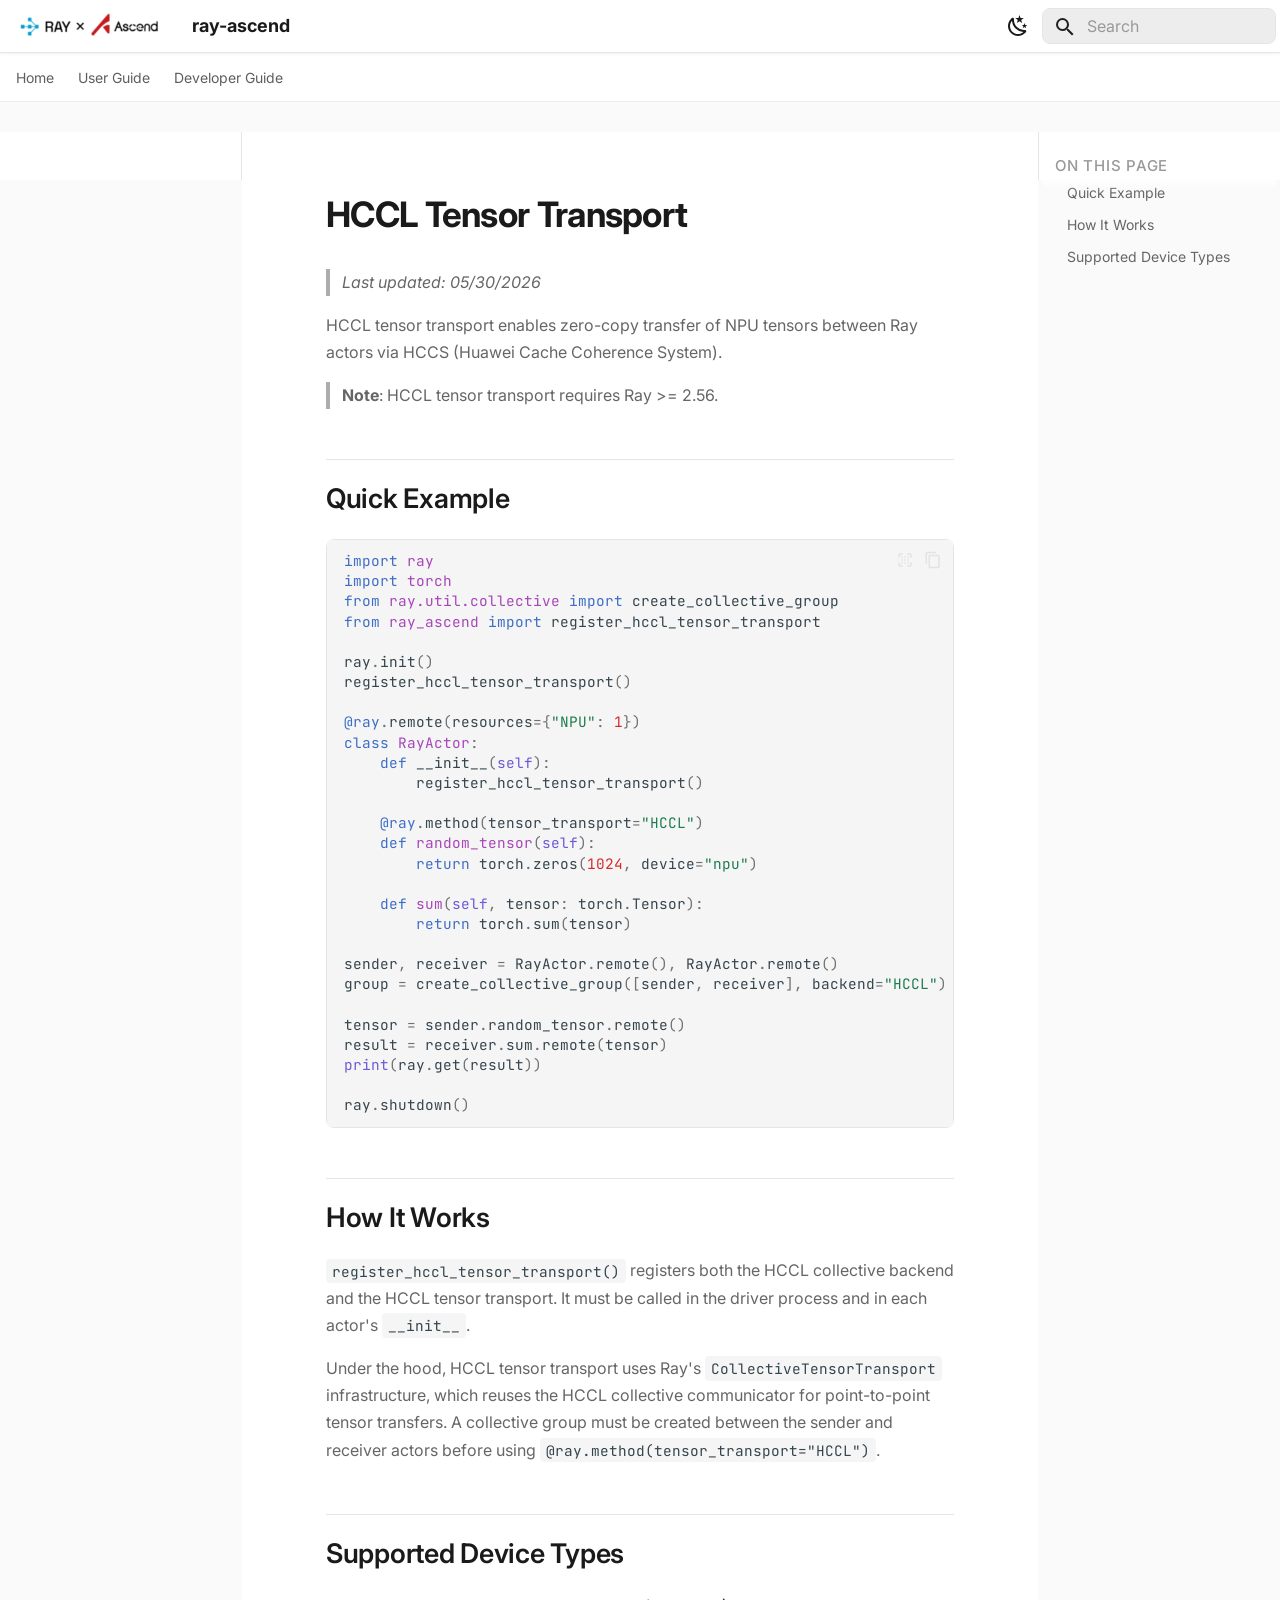
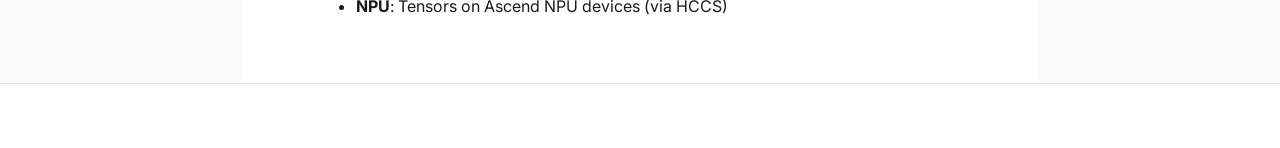
<file: user_guide/hccl_transport/index.html>
<!doctype html>
<html lang="en" class="no-js">
  <head>
    
      <meta charset="utf-8">
      <meta name="viewport" content="width=device-width,initial-scale=1">
      
        <meta name="description" content="Ray Ascend">
      
      
        <meta name="author" content="ray-ascend">
      
      
      
      
      
        
      
      
      <link rel="icon" href="../../logo/ray-ascend-logo.png">
      <meta name="generator" content="mkdocs-1.6.1, mkdocs-material-9.7.6">
    
    
      
        <title>HCCL Tensor Transport - ray-ascend</title>
      
    
    
      <link rel="stylesheet" href="../../assets/stylesheets/main.484c7ddc.min.css">
      
        
        <link rel="stylesheet" href="../../assets/stylesheets/palette.ab4e12ef.min.css">
      
      


    
    
      
    
    
      
        
        
        <link rel="preconnect" href="https://fonts.gstatic.com" crossorigin>
        <link rel="stylesheet" href="https://fonts.googleapis.com/css?family=Inter:300,300i,400,400i,700,700i%7CJetBrains+Mono:400,400i,700,700i&display=fallback">
        <style>:root{--md-text-font:"Inter";--md-code-font:"JetBrains Mono"}</style>
      
    
    
      <link rel="stylesheet" href="../../stylesheets/extra.css">
    
    <script>__md_scope=new URL("../..",location),__md_hash=e=>[...e].reduce(((e,_)=>(e<<5)-e+_.charCodeAt(0)),0),__md_get=(e,_=localStorage,t=__md_scope)=>JSON.parse(_.getItem(t.pathname+"."+e)),__md_set=(e,_,t=localStorage,a=__md_scope)=>{try{t.setItem(a.pathname+"."+e,JSON.stringify(_))}catch(e){}}</script>
    
      

    
    
  </head>
  
  
    
    
      
    
    
    
    
    <body dir="ltr" data-md-color-scheme="default" data-md-color-primary="white" data-md-color-accent="teal">
  
    
    <input class="md-toggle" data-md-toggle="drawer" type="checkbox" id="__drawer" autocomplete="off">
    <input class="md-toggle" data-md-toggle="search" type="checkbox" id="__search" autocomplete="off">
    <label class="md-overlay" for="__drawer"></label>
    <div data-md-component="skip">
      
        
        <a href="#hccl-tensor-transport" class="md-skip">
          Skip to content
        </a>
      
    </div>
    <div data-md-component="announce">
      
    </div>
    
    
      

<header class="md-header" data-md-component="header">
  <nav class="md-header__inner md-grid" aria-label="Header">
    <a href="../.." title="ray-ascend" class="md-header__button md-logo" aria-label="ray-ascend" data-md-component="logo">
      
  <img src="../../logo/ray-ascend-logo.png" alt="logo">

    </a>
    <label class="md-header__button md-icon" for="__drawer">
      
      <svg xmlns="http://www.w3.org/2000/svg" viewBox="0 0 24 24"><path d="M3 6h18v2H3zm0 5h18v2H3zm0 5h18v2H3z"/></svg>
    </label>
    <div class="md-header__title" data-md-component="header-title">
      <div class="md-header__ellipsis">
        <div class="md-header__topic">
          <span class="md-ellipsis">
            ray-ascend
          </span>
        </div>
        <div class="md-header__topic" data-md-component="header-topic">
          <span class="md-ellipsis">
            
              HCCL Tensor Transport
            
          </span>
        </div>
      </div>
    </div>
    
      
        <form class="md-header__option" data-md-component="palette">
  
    
    
    
    <input class="md-option" data-md-color-media="(prefers-color-scheme: light)" data-md-color-scheme="default" data-md-color-primary="white" data-md-color-accent="teal"  aria-label="Switch to dark mode"  type="radio" name="__palette" id="__palette_0">
    
      <label class="md-header__button md-icon" title="Switch to dark mode" for="__palette_1" hidden>
        <svg xmlns="http://www.w3.org/2000/svg" viewBox="0 0 24 24"><path d="m17.75 4.09-2.53 1.94.91 3.06-2.63-1.81-2.63 1.81.91-3.06-2.53-1.94L12.44 4l1.06-3 1.06 3zm3.5 6.91-1.64 1.25.59 1.98-1.7-1.17-1.7 1.17.59-1.98L15.75 11l2.06-.05L18.5 9l.69 1.95zm-2.28 4.95c.83-.08 1.72 1.1 1.19 1.85-.32.45-.66.87-1.08 1.27C15.17 23 8.84 23 4.94 19.07c-3.91-3.9-3.91-10.24 0-14.14.4-.4.82-.76 1.27-1.08.75-.53 1.93.36 1.85 1.19-.27 2.86.69 5.83 2.89 8.02a9.96 9.96 0 0 0 8.02 2.89m-1.64 2.02a12.08 12.08 0 0 1-7.8-3.47c-2.17-2.19-3.33-5-3.49-7.82-2.81 3.14-2.7 7.96.31 10.98 3.02 3.01 7.84 3.12 10.98.31"/></svg>
      </label>
    
  
    
    
    
    <input class="md-option" data-md-color-media="(prefers-color-scheme: dark)" data-md-color-scheme="slate" data-md-color-primary="black" data-md-color-accent="teal"  aria-label="Switch to light mode"  type="radio" name="__palette" id="__palette_1">
    
      <label class="md-header__button md-icon" title="Switch to light mode" for="__palette_0" hidden>
        <svg xmlns="http://www.w3.org/2000/svg" viewBox="0 0 24 24"><path d="M12 7a5 5 0 0 1 5 5 5 5 0 0 1-5 5 5 5 0 0 1-5-5 5 5 0 0 1 5-5m0 2a3 3 0 0 0-3 3 3 3 0 0 0 3 3 3 3 0 0 0 3-3 3 3 0 0 0-3-3m0-7 2.39 3.42C13.65 5.15 12.84 5 12 5s-1.65.15-2.39.42zM3.34 7l4.16-.35A7.2 7.2 0 0 0 5.94 8.5c-.44.74-.69 1.5-.83 2.29zm.02 10 1.76-3.77a7.131 7.131 0 0 0 2.38 4.14zM20.65 7l-1.77 3.79a7.02 7.02 0 0 0-2.38-4.15zm-.01 10-4.14.36c.59-.51 1.12-1.14 1.54-1.86.42-.73.69-1.5.83-2.29zM12 22l-2.41-3.44c.74.27 1.55.44 2.41.44.82 0 1.63-.17 2.37-.44z"/></svg>
      </label>
    
  
</form>
      
    
    
      <script>var palette=__md_get("__palette");if(palette&&palette.color){if("(prefers-color-scheme)"===palette.color.media){var media=matchMedia("(prefers-color-scheme: light)"),input=document.querySelector(media.matches?"[data-md-color-media='(prefers-color-scheme: light)']":"[data-md-color-media='(prefers-color-scheme: dark)']");palette.color.media=input.getAttribute("data-md-color-media"),palette.color.scheme=input.getAttribute("data-md-color-scheme"),palette.color.primary=input.getAttribute("data-md-color-primary"),palette.color.accent=input.getAttribute("data-md-color-accent")}for(var[key,value]of Object.entries(palette.color))document.body.setAttribute("data-md-color-"+key,value)}</script>
    
    
    
      
      
        <label class="md-header__button md-icon" for="__search">
          
          <svg xmlns="http://www.w3.org/2000/svg" viewBox="0 0 24 24"><path d="M9.5 3A6.5 6.5 0 0 1 16 9.5c0 1.61-.59 3.09-1.56 4.23l.27.27h.79l5 5-1.5 1.5-5-5v-.79l-.27-.27A6.52 6.52 0 0 1 9.5 16 6.5 6.5 0 0 1 3 9.5 6.5 6.5 0 0 1 9.5 3m0 2C7 5 5 7 5 9.5S7 14 9.5 14 14 12 14 9.5 12 5 9.5 5"/></svg>
        </label>
        <div class="md-search" data-md-component="search" role="dialog">
  <label class="md-search__overlay" for="__search"></label>
  <div class="md-search__inner" role="search">
    <form class="md-search__form" name="search">
      <input type="text" class="md-search__input" name="query" aria-label="Search" placeholder="Search" autocapitalize="off" autocorrect="off" autocomplete="off" spellcheck="false" data-md-component="search-query" required>
      <label class="md-search__icon md-icon" for="__search">
        
        <svg xmlns="http://www.w3.org/2000/svg" viewBox="0 0 24 24"><path d="M9.5 3A6.5 6.5 0 0 1 16 9.5c0 1.61-.59 3.09-1.56 4.23l.27.27h.79l5 5-1.5 1.5-5-5v-.79l-.27-.27A6.52 6.52 0 0 1 9.5 16 6.5 6.5 0 0 1 3 9.5 6.5 6.5 0 0 1 9.5 3m0 2C7 5 5 7 5 9.5S7 14 9.5 14 14 12 14 9.5 12 5 9.5 5"/></svg>
        
        <svg xmlns="http://www.w3.org/2000/svg" viewBox="0 0 24 24"><path d="M20 11v2H8l5.5 5.5-1.42 1.42L4.16 12l7.92-7.92L13.5 5.5 8 11z"/></svg>
      </label>
      <nav class="md-search__options" aria-label="Search">
        
          <a href="javascript:void(0)" class="md-search__icon md-icon" title="Share" aria-label="Share" data-clipboard data-clipboard-text="" data-md-component="search-share" tabindex="-1">
            
            <svg xmlns="http://www.w3.org/2000/svg" viewBox="0 0 24 24"><path d="M18 16.08c-.76 0-1.44.3-1.96.77L8.91 12.7c.05-.23.09-.46.09-.7s-.04-.47-.09-.7l7.05-4.11c.54.5 1.25.81 2.04.81a3 3 0 0 0 3-3 3 3 0 0 0-3-3 3 3 0 0 0-3 3c0 .24.04.47.09.7L8.04 9.81C7.5 9.31 6.79 9 6 9a3 3 0 0 0-3 3 3 3 0 0 0 3 3c.79 0 1.5-.31 2.04-.81l7.12 4.15c-.05.21-.08.43-.08.66 0 1.61 1.31 2.91 2.92 2.91s2.92-1.3 2.92-2.91A2.92 2.92 0 0 0 18 16.08"/></svg>
          </a>
        
        <button type="reset" class="md-search__icon md-icon" title="Clear" aria-label="Clear" tabindex="-1">
          
          <svg xmlns="http://www.w3.org/2000/svg" viewBox="0 0 24 24"><path d="M19 6.41 17.59 5 12 10.59 6.41 5 5 6.41 10.59 12 5 17.59 6.41 19 12 13.41 17.59 19 19 17.59 13.41 12z"/></svg>
        </button>
      </nav>
      
        <div class="md-search__suggest" data-md-component="search-suggest"></div>
      
    </form>
    <div class="md-search__output">
      <div class="md-search__scrollwrap" tabindex="0" data-md-scrollfix>
        <div class="md-search-result" data-md-component="search-result">
          <div class="md-search-result__meta">
            Initializing search
          </div>
          <ol class="md-search-result__list" role="presentation"></ol>
        </div>
      </div>
    </div>
  </div>
</div>
      
    
    
  </nav>
  
</header>
    
    <div class="md-container" data-md-component="container">
      
      
        
          
            
<nav class="md-tabs" aria-label="Tabs" data-md-component="tabs">
  <div class="md-grid">
    <ul class="md-tabs__list">
      
        
  
  
  
  
    <li class="md-tabs__item">
      <a href="../.." class="md-tabs__link">
        
  
  
    
  
  Home

      </a>
    </li>
  

      
        
  
  
  
  
    
    
      <li class="md-tabs__item">
        <a href="../" class="md-tabs__link">
          
  
  
  User Guide

        </a>
      </li>
    
  

      
        
  
  
  
  
    
    
      <li class="md-tabs__item">
        <a href="../../developer_guide/" class="md-tabs__link">
          
  
  
  Developer Guide

        </a>
      </li>
    
  

      
    </ul>
  </div>
</nav>
          
        
      
      <main class="md-main" data-md-component="main">
        <div class="md-main__inner md-grid">
          
            
              
              <div class="md-sidebar md-sidebar--primary" data-md-component="sidebar" data-md-type="navigation" >
                <div class="md-sidebar__scrollwrap">
                  <div class="md-sidebar__inner">
                    


  


<nav class="md-nav md-nav--primary md-nav--lifted" aria-label="Navigation" data-md-level="0">
  <label class="md-nav__title" for="__drawer">
    <a href="../.." title="ray-ascend" class="md-nav__button md-logo" aria-label="ray-ascend" data-md-component="logo">
      
  <img src="../../logo/ray-ascend-logo.png" alt="logo">

    </a>
    ray-ascend
  </label>
  
  <ul class="md-nav__list" data-md-scrollfix>
    
      
      
  
  
  
  
    <li class="md-nav__item">
      <a href="../.." class="md-nav__link">
        
  
  
  <span class="md-ellipsis">
    
  
    Home
  

    
  </span>
  
  

      </a>
    </li>
  

    
      
      
  
  
  
  
    
    
    
    
      
      
        
      
    
    
    <li class="md-nav__item md-nav__item--nested">
      
        
        
          
        
        <input class="md-nav__toggle md-toggle md-toggle--indeterminate" type="checkbox" id="__nav_2" >
        
          
          <label class="md-nav__link" for="__nav_2" id="__nav_2_label" tabindex="0">
            
  
  
  <span class="md-ellipsis">
    
  
    User Guide
  

    
  </span>
  
  

            <span class="md-nav__icon md-icon"></span>
          </label>
        
        <nav class="md-nav" data-md-level="1" aria-labelledby="__nav_2_label" aria-expanded="false">
          <label class="md-nav__title" for="__nav_2">
            <span class="md-nav__icon md-icon"></span>
            
  
    User Guide
  

          </label>
          <ul class="md-nav__list" data-md-scrollfix>
            
              
                
  
  
  
  
    <li class="md-nav__item">
      <a href="../" class="md-nav__link">
        
  
  
  <span class="md-ellipsis">
    
  
    Overview
  

    
  </span>
  
  

      </a>
    </li>
  

              
            
              
                
  
  
  
  
    <li class="md-nav__item">
      <a href="../installation/" class="md-nav__link">
        
  
  
  <span class="md-ellipsis">
    
  
    Installation
  

    
  </span>
  
  

      </a>
    </li>
  

              
            
              
                
  
  
  
  
    <li class="md-nav__item">
      <a href="../hccl_collective/" class="md-nav__link">
        
  
  
  <span class="md-ellipsis">
    
  
    HCCL Collective Communication
  

    
  </span>
  
  

      </a>
    </li>
  

              
            
              
                
  
  
  
  
    <li class="md-nav__item">
      <a href="../yr_transport/" class="md-nav__link">
        
  
  
  <span class="md-ellipsis">
    
  
    YR Direct Transport
  

    
  </span>
  
  

      </a>
    </li>
  

              
            
              
                
  
  
  
  
    <li class="md-nav__item">
      <a href="../api_reference/" class="md-nav__link">
        
  
  
  <span class="md-ellipsis">
    
  
    API Reference
  

    
  </span>
  
  

      </a>
    </li>
  

              
            
              
                
  
  
  
  
    <li class="md-nav__item">
      <a href="../best_practices/" class="md-nav__link">
        
  
  
  <span class="md-ellipsis">
    
  
    Best Practices
  

    
  </span>
  
  

      </a>
    </li>
  

              
            
          </ul>
        </nav>
      
    </li>
  

    
      
      
  
  
  
  
    
    
    
    
      
      
        
      
    
    
    <li class="md-nav__item md-nav__item--nested">
      
        
        
          
        
        <input class="md-nav__toggle md-toggle md-toggle--indeterminate" type="checkbox" id="__nav_3" >
        
          
          <label class="md-nav__link" for="__nav_3" id="__nav_3_label" tabindex="0">
            
  
  
  <span class="md-ellipsis">
    
  
    Developer Guide
  

    
  </span>
  
  

            <span class="md-nav__icon md-icon"></span>
          </label>
        
        <nav class="md-nav" data-md-level="1" aria-labelledby="__nav_3_label" aria-expanded="false">
          <label class="md-nav__title" for="__nav_3">
            <span class="md-nav__icon md-icon"></span>
            
  
    Developer Guide
  

          </label>
          <ul class="md-nav__list" data-md-scrollfix>
            
              
                
  
  
  
  
    <li class="md-nav__item">
      <a href="../../developer_guide/" class="md-nav__link">
        
  
  
  <span class="md-ellipsis">
    
  
    Overview
  

    
  </span>
  
  

      </a>
    </li>
  

              
            
              
                
  
  
  
  
    <li class="md-nav__item">
      <a href="../../developer_guide/setup/" class="md-nav__link">
        
  
  
  <span class="md-ellipsis">
    
  
    Setup
  

    
  </span>
  
  

      </a>
    </li>
  

              
            
              
                
  
  
  
  
    <li class="md-nav__item">
      <a href="../../developer_guide/contributing/" class="md-nav__link">
        
  
  
  <span class="md-ellipsis">
    
  
    Contributing
  

    
  </span>
  
  

      </a>
    </li>
  

              
            
              
                
  
  
  
  
    <li class="md-nav__item">
      <a href="../../developer_guide/performance_testing/" class="md-nav__link">
        
  
  
  <span class="md-ellipsis">
    
  
    Performance Testing
  

    
  </span>
  
  

      </a>
    </li>
  

              
            
              
                
  
  
  
  
    <li class="md-nav__item">
      <a href="../../developer_guide/performance_benchmark_report/" class="md-nav__link">
        
  
  
  <span class="md-ellipsis">
    
  
    Performance Benchmark Report
  

    
  </span>
  
  

      </a>
    </li>
  

              
            
          </ul>
        </nav>
      
    </li>
  

    
  </ul>
</nav>
                  </div>
                </div>
              </div>
            
            
              
              <div class="md-sidebar md-sidebar--secondary" data-md-component="sidebar" data-md-type="toc" >
                <div class="md-sidebar__scrollwrap">
                  <div class="md-sidebar__inner">
                    

  

<nav class="md-nav md-nav--secondary" aria-label="On this page">
  
  
  
    
  
  
    <label class="md-nav__title" for="__toc">
      <span class="md-nav__icon md-icon"></span>
      On this page
    </label>
    <ul class="md-nav__list" data-md-component="toc" data-md-scrollfix>
      
        <li class="md-nav__item">
  <a href="#quick-example" class="md-nav__link">
    <span class="md-ellipsis">
      
        Quick Example
      
    </span>
  </a>
  
</li>
      
        <li class="md-nav__item">
  <a href="#how-it-works" class="md-nav__link">
    <span class="md-ellipsis">
      
        How It Works
      
    </span>
  </a>
  
</li>
      
        <li class="md-nav__item">
  <a href="#supported-device-types" class="md-nav__link">
    <span class="md-ellipsis">
      
        Supported Device Types
      
    </span>
  </a>
  
</li>
      
    </ul>
  
</nav>
                  </div>
                </div>
              </div>
            
          
          
            <div class="md-content" data-md-component="content">
              
              <article class="md-content__inner md-typeset">
                
                  



<h1 id="hccl-tensor-transport">HCCL Tensor Transport<a class="headerlink" href="#hccl-tensor-transport" title="Permanent link">&para;</a></h1>
<blockquote>
<p><em>Last updated: 05/30/2026</em></p>
</blockquote>
<p>HCCL tensor transport enables zero-copy transfer of NPU tensors between Ray actors via
HCCS (Huawei Cache Coherence System).</p>
<blockquote>
<p><strong>Note</strong>: HCCL tensor transport requires Ray &gt;= 2.56.</p>
</blockquote>
<h2 id="quick-example">Quick Example<a class="headerlink" href="#quick-example" title="Permanent link">&para;</a></h2>
<div class="language-python highlight"><pre><span></span><code><span id="__span-0-1"><a id="__codelineno-0-1" name="__codelineno-0-1" href="#__codelineno-0-1"></a><span class="kn">import</span><span class="w"> </span><span class="nn">ray</span>
</span><span id="__span-0-2"><a id="__codelineno-0-2" name="__codelineno-0-2" href="#__codelineno-0-2"></a><span class="kn">import</span><span class="w"> </span><span class="nn">torch</span>
</span><span id="__span-0-3"><a id="__codelineno-0-3" name="__codelineno-0-3" href="#__codelineno-0-3"></a><span class="kn">from</span><span class="w"> </span><span class="nn">ray.util.collective</span><span class="w"> </span><span class="kn">import</span> <span class="n">create_collective_group</span>
</span><span id="__span-0-4"><a id="__codelineno-0-4" name="__codelineno-0-4" href="#__codelineno-0-4"></a><span class="kn">from</span><span class="w"> </span><span class="nn">ray_ascend</span><span class="w"> </span><span class="kn">import</span> <span class="n">register_hccl_tensor_transport</span>
</span><span id="__span-0-5"><a id="__codelineno-0-5" name="__codelineno-0-5" href="#__codelineno-0-5"></a>
</span><span id="__span-0-6"><a id="__codelineno-0-6" name="__codelineno-0-6" href="#__codelineno-0-6"></a><span class="n">ray</span><span class="o">.</span><span class="n">init</span><span class="p">()</span>
</span><span id="__span-0-7"><a id="__codelineno-0-7" name="__codelineno-0-7" href="#__codelineno-0-7"></a><span class="n">register_hccl_tensor_transport</span><span class="p">()</span>
</span><span id="__span-0-8"><a id="__codelineno-0-8" name="__codelineno-0-8" href="#__codelineno-0-8"></a>
</span><span id="__span-0-9"><a id="__codelineno-0-9" name="__codelineno-0-9" href="#__codelineno-0-9"></a><span class="nd">@ray</span><span class="o">.</span><span class="n">remote</span><span class="p">(</span><span class="n">resources</span><span class="o">=</span><span class="p">{</span><span class="s2">&quot;NPU&quot;</span><span class="p">:</span> <span class="mi">1</span><span class="p">})</span>
</span><span id="__span-0-10"><a id="__codelineno-0-10" name="__codelineno-0-10" href="#__codelineno-0-10"></a><span class="k">class</span><span class="w"> </span><span class="nc">RayActor</span><span class="p">:</span>
</span><span id="__span-0-11"><a id="__codelineno-0-11" name="__codelineno-0-11" href="#__codelineno-0-11"></a>    <span class="k">def</span><span class="w"> </span><span class="fm">__init__</span><span class="p">(</span><span class="bp">self</span><span class="p">):</span>
</span><span id="__span-0-12"><a id="__codelineno-0-12" name="__codelineno-0-12" href="#__codelineno-0-12"></a>        <span class="n">register_hccl_tensor_transport</span><span class="p">()</span>
</span><span id="__span-0-13"><a id="__codelineno-0-13" name="__codelineno-0-13" href="#__codelineno-0-13"></a>
</span><span id="__span-0-14"><a id="__codelineno-0-14" name="__codelineno-0-14" href="#__codelineno-0-14"></a>    <span class="nd">@ray</span><span class="o">.</span><span class="n">method</span><span class="p">(</span><span class="n">tensor_transport</span><span class="o">=</span><span class="s2">&quot;HCCL&quot;</span><span class="p">)</span>
</span><span id="__span-0-15"><a id="__codelineno-0-15" name="__codelineno-0-15" href="#__codelineno-0-15"></a>    <span class="k">def</span><span class="w"> </span><span class="nf">random_tensor</span><span class="p">(</span><span class="bp">self</span><span class="p">):</span>
</span><span id="__span-0-16"><a id="__codelineno-0-16" name="__codelineno-0-16" href="#__codelineno-0-16"></a>        <span class="k">return</span> <span class="n">torch</span><span class="o">.</span><span class="n">zeros</span><span class="p">(</span><span class="mi">1024</span><span class="p">,</span> <span class="n">device</span><span class="o">=</span><span class="s2">&quot;npu&quot;</span><span class="p">)</span>
</span><span id="__span-0-17"><a id="__codelineno-0-17" name="__codelineno-0-17" href="#__codelineno-0-17"></a>
</span><span id="__span-0-18"><a id="__codelineno-0-18" name="__codelineno-0-18" href="#__codelineno-0-18"></a>    <span class="k">def</span><span class="w"> </span><span class="nf">sum</span><span class="p">(</span><span class="bp">self</span><span class="p">,</span> <span class="n">tensor</span><span class="p">:</span> <span class="n">torch</span><span class="o">.</span><span class="n">Tensor</span><span class="p">):</span>
</span><span id="__span-0-19"><a id="__codelineno-0-19" name="__codelineno-0-19" href="#__codelineno-0-19"></a>        <span class="k">return</span> <span class="n">torch</span><span class="o">.</span><span class="n">sum</span><span class="p">(</span><span class="n">tensor</span><span class="p">)</span>
</span><span id="__span-0-20"><a id="__codelineno-0-20" name="__codelineno-0-20" href="#__codelineno-0-20"></a>
</span><span id="__span-0-21"><a id="__codelineno-0-21" name="__codelineno-0-21" href="#__codelineno-0-21"></a><span class="n">sender</span><span class="p">,</span> <span class="n">receiver</span> <span class="o">=</span> <span class="n">RayActor</span><span class="o">.</span><span class="n">remote</span><span class="p">(),</span> <span class="n">RayActor</span><span class="o">.</span><span class="n">remote</span><span class="p">()</span>
</span><span id="__span-0-22"><a id="__codelineno-0-22" name="__codelineno-0-22" href="#__codelineno-0-22"></a><span class="n">group</span> <span class="o">=</span> <span class="n">create_collective_group</span><span class="p">([</span><span class="n">sender</span><span class="p">,</span> <span class="n">receiver</span><span class="p">],</span> <span class="n">backend</span><span class="o">=</span><span class="s2">&quot;HCCL&quot;</span><span class="p">)</span>
</span><span id="__span-0-23"><a id="__codelineno-0-23" name="__codelineno-0-23" href="#__codelineno-0-23"></a>
</span><span id="__span-0-24"><a id="__codelineno-0-24" name="__codelineno-0-24" href="#__codelineno-0-24"></a><span class="n">tensor</span> <span class="o">=</span> <span class="n">sender</span><span class="o">.</span><span class="n">random_tensor</span><span class="o">.</span><span class="n">remote</span><span class="p">()</span>
</span><span id="__span-0-25"><a id="__codelineno-0-25" name="__codelineno-0-25" href="#__codelineno-0-25"></a><span class="n">result</span> <span class="o">=</span> <span class="n">receiver</span><span class="o">.</span><span class="n">sum</span><span class="o">.</span><span class="n">remote</span><span class="p">(</span><span class="n">tensor</span><span class="p">)</span>
</span><span id="__span-0-26"><a id="__codelineno-0-26" name="__codelineno-0-26" href="#__codelineno-0-26"></a><span class="nb">print</span><span class="p">(</span><span class="n">ray</span><span class="o">.</span><span class="n">get</span><span class="p">(</span><span class="n">result</span><span class="p">))</span>
</span><span id="__span-0-27"><a id="__codelineno-0-27" name="__codelineno-0-27" href="#__codelineno-0-27"></a>
</span><span id="__span-0-28"><a id="__codelineno-0-28" name="__codelineno-0-28" href="#__codelineno-0-28"></a><span class="n">ray</span><span class="o">.</span><span class="n">shutdown</span><span class="p">()</span>
</span></code></pre></div>
<h2 id="how-it-works">How It Works<a class="headerlink" href="#how-it-works" title="Permanent link">&para;</a></h2>
<p><code>register_hccl_tensor_transport()</code> registers both the HCCL collective backend and the
HCCL tensor transport. It must be called in the driver process and in each actor's
<code>__init__</code>.</p>
<p>Under the hood, HCCL tensor transport uses Ray's <code>CollectiveTensorTransport</code>
infrastructure, which reuses the HCCL collective communicator for point-to-point tensor
transfers. A collective group must be created between the sender and receiver actors
before using <code>@ray.method(tensor_transport="HCCL")</code>.</p>
<h2 id="supported-device-types">Supported Device Types<a class="headerlink" href="#supported-device-types" title="Permanent link">&para;</a></h2>
<ul>
<li><strong>NPU</strong>: Tensors on Ascend NPU devices (via HCCS)</li>
</ul>












                
              </article>
            </div>
          
          
<script>var target=document.getElementById(location.hash.slice(1));target&&target.name&&(target.checked=target.name.startsWith("__tabbed_"))</script>
        </div>
        
          <button type="button" class="md-top md-icon" data-md-component="top" hidden>
  
  <svg xmlns="http://www.w3.org/2000/svg" viewBox="0 0 24 24"><path d="M13 20h-2V8l-5.5 5.5-1.42-1.42L12 4.16l7.92 7.92-1.42 1.42L13 8z"/></svg>
  Back to top
</button>
        
      </main>
      
        <footer class="md-footer">
  
  <div class="md-footer-meta md-typeset">
    <div class="md-footer-meta__inner md-grid">
      <div class="md-copyright">
  
  
    Made with
    <a href="https://squidfunk.github.io/mkdocs-material/" target="_blank" rel="noopener">
      Material for MkDocs
    </a>
  
</div>
      
        
<div class="md-social">
  
    
    
    
    
      
      
    
    <a href="https://gitcode.com/Ascend/ray-ascend" target="_blank" rel="noopener" title="gitcode.com" class="md-social__link">
      <svg xmlns="http://www.w3.org/2000/svg" viewBox="0 0 448 512"><!--! Font Awesome Free 7.1.0 by @fontawesome - https://fontawesome.com License - https://fontawesome.com/license/free (Icons: CC BY 4.0, Fonts: SIL OFL 1.1, Code: MIT License) Copyright 2025 Fonticons, Inc.--><path d="M439.6 236.1 244 40.5c-5.4-5.5-12.8-8.5-20.4-8.5s-15 3-20.4 8.4L162.5 81l51.5 51.5c27.1-9.1 52.7 16.8 43.4 43.7l49.7 49.7c34.2-11.8 61.2 31 35.5 56.7-26.5 26.5-70.2-2.9-56-37.3L240.3 199v121.9c25.3 12.5 22.3 41.8 9.1 55-6.4 6.4-15.2 10.1-24.3 10.1s-17.8-3.6-24.3-10.1c-17.6-17.6-11.1-46.9 11.2-56v-123c-20.8-8.5-24.6-30.7-18.6-45L142.6 101 8.5 235.1C3 240.6 0 247.9 0 255.5s3 15 8.5 20.4l195.6 195.7c5.4 5.4 12.7 8.4 20.4 8.4s15-3 20.4-8.4l194.7-194.7c5.4-5.4 8.4-12.8 8.4-20.4s-3-15-8.4-20.4"/></svg>
    </a>
  
</div>
      
    </div>
  </div>
</footer>
      
    </div>
    <div class="md-dialog" data-md-component="dialog">
      <div class="md-dialog__inner md-typeset"></div>
    </div>
    
    
    
      
      
      <script id="__config" type="application/json">{"annotate": null, "base": "../..", "features": ["navigation.instant", "navigation.tabs", "navigation.sections", "navigation.expand", "navigation.top", "toc.follow", "search.suggest", "search.highlight", "search.share", "content.code.copy", "content.code.select"], "search": "../../assets/javascripts/workers/search.2c215733.min.js", "tags": null, "translations": {"clipboard.copied": "Copied to clipboard", "clipboard.copy": "Copy to clipboard", "search.result.more.one": "1 more on this page", "search.result.more.other": "# more on this page", "search.result.none": "No matching documents", "search.result.one": "1 matching document", "search.result.other": "# matching documents", "search.result.placeholder": "Type to start searching", "search.result.term.missing": "Missing", "select.version": "Select version"}, "version": null}</script>
    
    
      <script src="../../assets/javascripts/bundle.79ae519e.min.js"></script>
      
    
  </body>
</html>
</file>
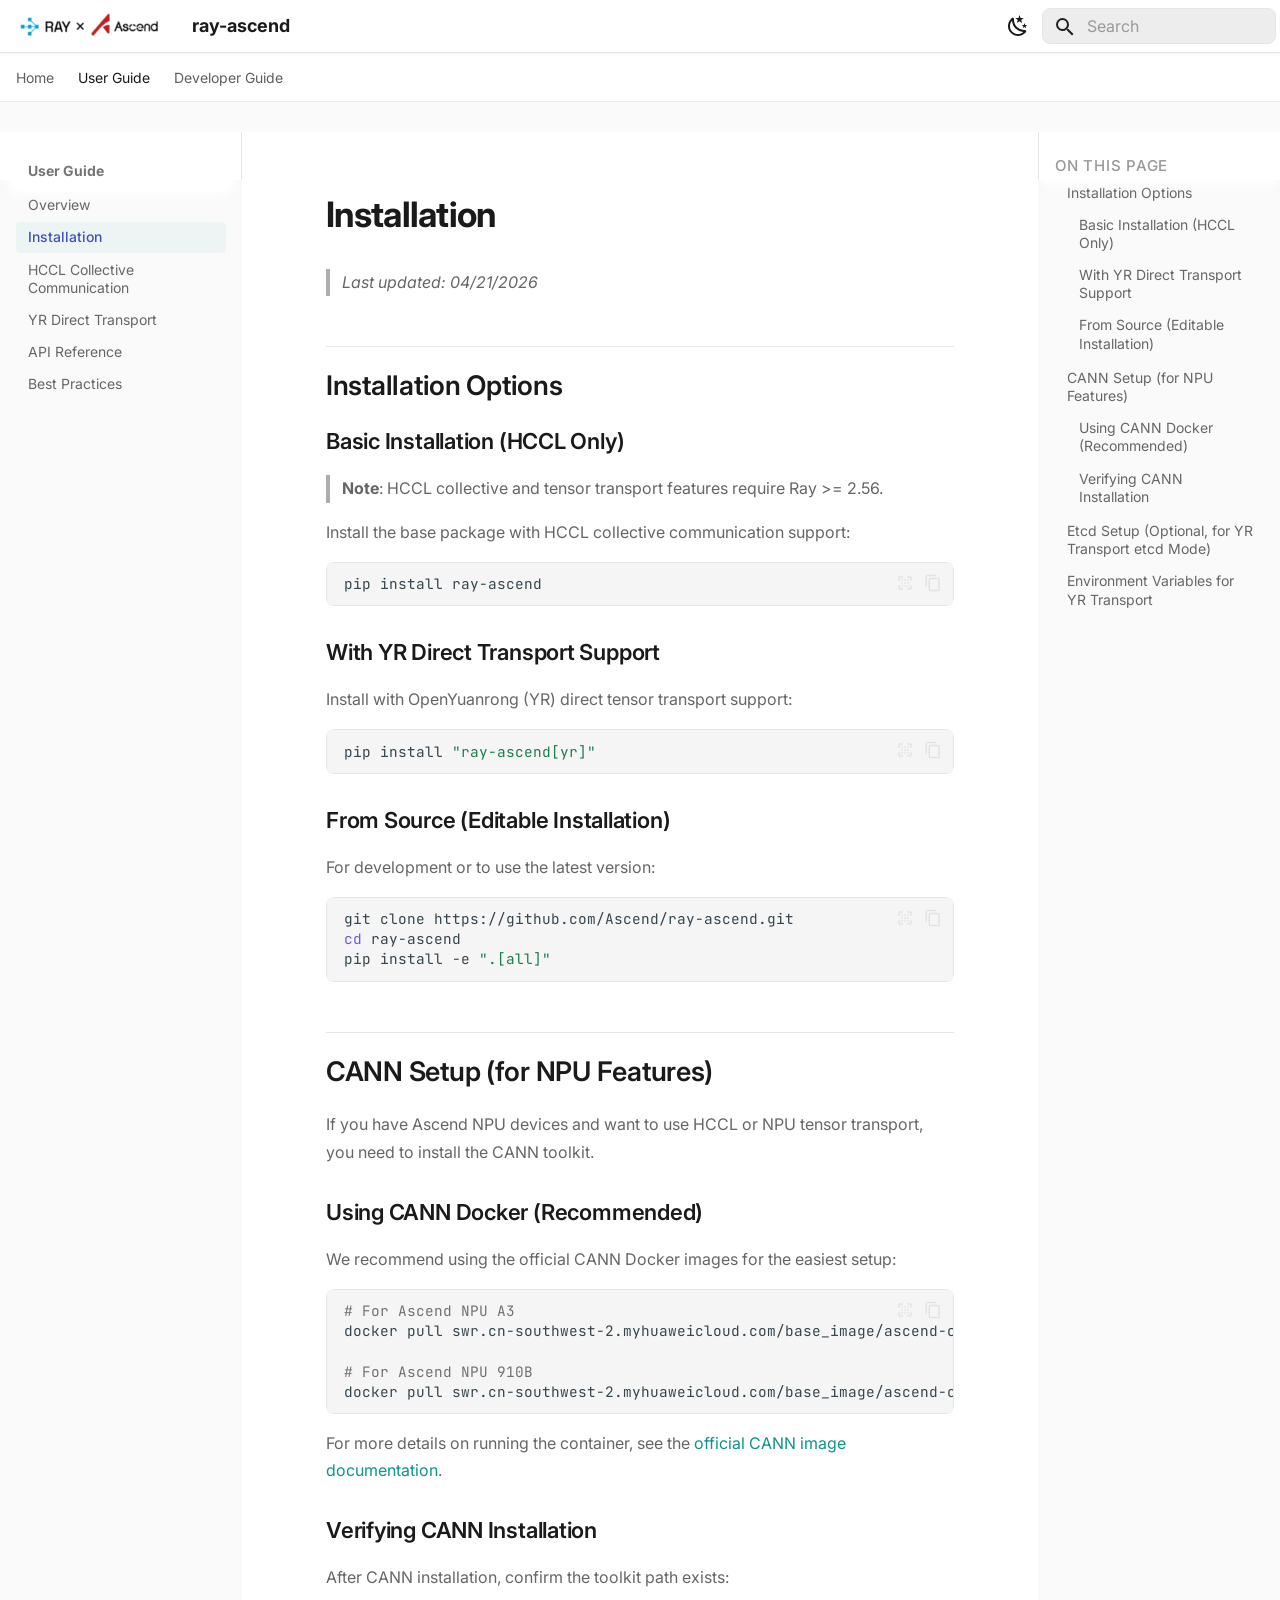
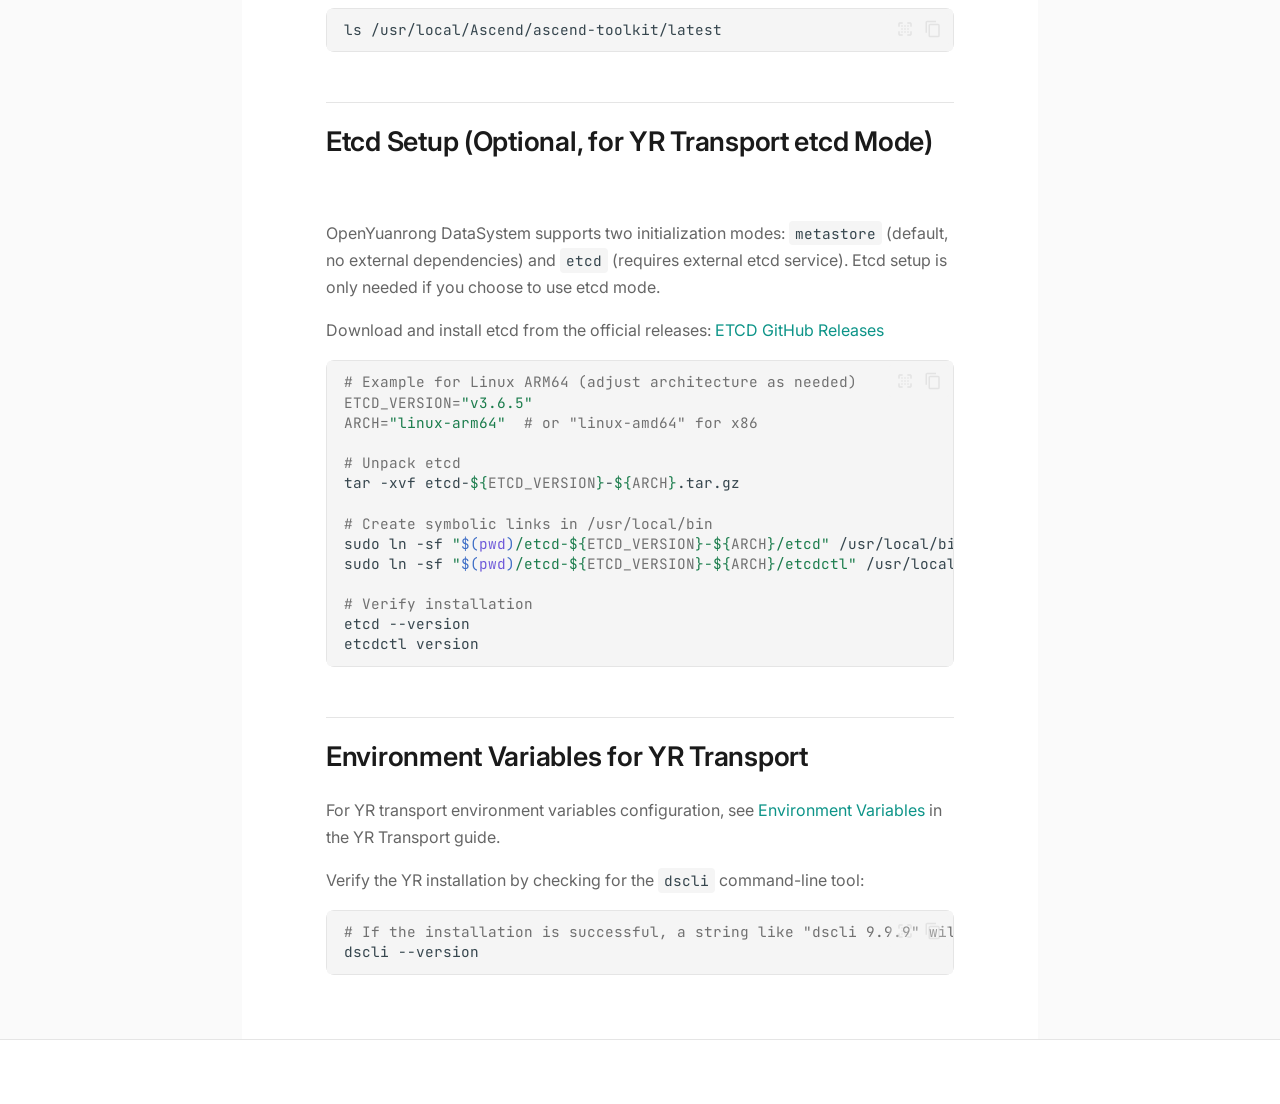
<file: user_guide/installation/index.html>
<!doctype html>
<html lang="en" class="no-js">
  <head>
    
      <meta charset="utf-8">
      <meta name="viewport" content="width=device-width,initial-scale=1">
      
        <meta name="description" content="Ray Ascend">
      
      
        <meta name="author" content="ray-ascend">
      
      
      
        <link rel="prev" href="../">
      
      
        <link rel="next" href="../hccl_collective/">
      
      
        
      
      
      <link rel="icon" href="../../logo/ray-ascend-logo.png">
      <meta name="generator" content="mkdocs-1.6.1, mkdocs-material-9.7.6">
    
    
      
        <title>Installation - ray-ascend</title>
      
    
    
      <link rel="stylesheet" href="../../assets/stylesheets/main.484c7ddc.min.css">
      
        
        <link rel="stylesheet" href="../../assets/stylesheets/palette.ab4e12ef.min.css">
      
      


    
    
      
    
    
      
        
        
        <link rel="preconnect" href="https://fonts.gstatic.com" crossorigin>
        <link rel="stylesheet" href="https://fonts.googleapis.com/css?family=Inter:300,300i,400,400i,700,700i%7CJetBrains+Mono:400,400i,700,700i&display=fallback">
        <style>:root{--md-text-font:"Inter";--md-code-font:"JetBrains Mono"}</style>
      
    
    
      <link rel="stylesheet" href="../../stylesheets/extra.css">
    
    <script>__md_scope=new URL("../..",location),__md_hash=e=>[...e].reduce(((e,_)=>(e<<5)-e+_.charCodeAt(0)),0),__md_get=(e,_=localStorage,t=__md_scope)=>JSON.parse(_.getItem(t.pathname+"."+e)),__md_set=(e,_,t=localStorage,a=__md_scope)=>{try{t.setItem(a.pathname+"."+e,JSON.stringify(_))}catch(e){}}</script>
    
      

    
    
  </head>
  
  
    
    
      
    
    
    
    
    <body dir="ltr" data-md-color-scheme="default" data-md-color-primary="white" data-md-color-accent="teal">
  
    
    <input class="md-toggle" data-md-toggle="drawer" type="checkbox" id="__drawer" autocomplete="off">
    <input class="md-toggle" data-md-toggle="search" type="checkbox" id="__search" autocomplete="off">
    <label class="md-overlay" for="__drawer"></label>
    <div data-md-component="skip">
      
        
        <a href="#installation" class="md-skip">
          Skip to content
        </a>
      
    </div>
    <div data-md-component="announce">
      
    </div>
    
    
      

<header class="md-header" data-md-component="header">
  <nav class="md-header__inner md-grid" aria-label="Header">
    <a href="../.." title="ray-ascend" class="md-header__button md-logo" aria-label="ray-ascend" data-md-component="logo">
      
  <img src="../../logo/ray-ascend-logo.png" alt="logo">

    </a>
    <label class="md-header__button md-icon" for="__drawer">
      
      <svg xmlns="http://www.w3.org/2000/svg" viewBox="0 0 24 24"><path d="M3 6h18v2H3zm0 5h18v2H3zm0 5h18v2H3z"/></svg>
    </label>
    <div class="md-header__title" data-md-component="header-title">
      <div class="md-header__ellipsis">
        <div class="md-header__topic">
          <span class="md-ellipsis">
            ray-ascend
          </span>
        </div>
        <div class="md-header__topic" data-md-component="header-topic">
          <span class="md-ellipsis">
            
              Installation
            
          </span>
        </div>
      </div>
    </div>
    
      
        <form class="md-header__option" data-md-component="palette">
  
    
    
    
    <input class="md-option" data-md-color-media="(prefers-color-scheme: light)" data-md-color-scheme="default" data-md-color-primary="white" data-md-color-accent="teal"  aria-label="Switch to dark mode"  type="radio" name="__palette" id="__palette_0">
    
      <label class="md-header__button md-icon" title="Switch to dark mode" for="__palette_1" hidden>
        <svg xmlns="http://www.w3.org/2000/svg" viewBox="0 0 24 24"><path d="m17.75 4.09-2.53 1.94.91 3.06-2.63-1.81-2.63 1.81.91-3.06-2.53-1.94L12.44 4l1.06-3 1.06 3zm3.5 6.91-1.64 1.25.59 1.98-1.7-1.17-1.7 1.17.59-1.98L15.75 11l2.06-.05L18.5 9l.69 1.95zm-2.28 4.95c.83-.08 1.72 1.1 1.19 1.85-.32.45-.66.87-1.08 1.27C15.17 23 8.84 23 4.94 19.07c-3.91-3.9-3.91-10.24 0-14.14.4-.4.82-.76 1.27-1.08.75-.53 1.93.36 1.85 1.19-.27 2.86.69 5.83 2.89 8.02a9.96 9.96 0 0 0 8.02 2.89m-1.64 2.02a12.08 12.08 0 0 1-7.8-3.47c-2.17-2.19-3.33-5-3.49-7.82-2.81 3.14-2.7 7.96.31 10.98 3.02 3.01 7.84 3.12 10.98.31"/></svg>
      </label>
    
  
    
    
    
    <input class="md-option" data-md-color-media="(prefers-color-scheme: dark)" data-md-color-scheme="slate" data-md-color-primary="black" data-md-color-accent="teal"  aria-label="Switch to light mode"  type="radio" name="__palette" id="__palette_1">
    
      <label class="md-header__button md-icon" title="Switch to light mode" for="__palette_0" hidden>
        <svg xmlns="http://www.w3.org/2000/svg" viewBox="0 0 24 24"><path d="M12 7a5 5 0 0 1 5 5 5 5 0 0 1-5 5 5 5 0 0 1-5-5 5 5 0 0 1 5-5m0 2a3 3 0 0 0-3 3 3 3 0 0 0 3 3 3 3 0 0 0 3-3 3 3 0 0 0-3-3m0-7 2.39 3.42C13.65 5.15 12.84 5 12 5s-1.65.15-2.39.42zM3.34 7l4.16-.35A7.2 7.2 0 0 0 5.94 8.5c-.44.74-.69 1.5-.83 2.29zm.02 10 1.76-3.77a7.131 7.131 0 0 0 2.38 4.14zM20.65 7l-1.77 3.79a7.02 7.02 0 0 0-2.38-4.15zm-.01 10-4.14.36c.59-.51 1.12-1.14 1.54-1.86.42-.73.69-1.5.83-2.29zM12 22l-2.41-3.44c.74.27 1.55.44 2.41.44.82 0 1.63-.17 2.37-.44z"/></svg>
      </label>
    
  
</form>
      
    
    
      <script>var palette=__md_get("__palette");if(palette&&palette.color){if("(prefers-color-scheme)"===palette.color.media){var media=matchMedia("(prefers-color-scheme: light)"),input=document.querySelector(media.matches?"[data-md-color-media='(prefers-color-scheme: light)']":"[data-md-color-media='(prefers-color-scheme: dark)']");palette.color.media=input.getAttribute("data-md-color-media"),palette.color.scheme=input.getAttribute("data-md-color-scheme"),palette.color.primary=input.getAttribute("data-md-color-primary"),palette.color.accent=input.getAttribute("data-md-color-accent")}for(var[key,value]of Object.entries(palette.color))document.body.setAttribute("data-md-color-"+key,value)}</script>
    
    
    
      
      
        <label class="md-header__button md-icon" for="__search">
          
          <svg xmlns="http://www.w3.org/2000/svg" viewBox="0 0 24 24"><path d="M9.5 3A6.5 6.5 0 0 1 16 9.5c0 1.61-.59 3.09-1.56 4.23l.27.27h.79l5 5-1.5 1.5-5-5v-.79l-.27-.27A6.52 6.52 0 0 1 9.5 16 6.5 6.5 0 0 1 3 9.5 6.5 6.5 0 0 1 9.5 3m0 2C7 5 5 7 5 9.5S7 14 9.5 14 14 12 14 9.5 12 5 9.5 5"/></svg>
        </label>
        <div class="md-search" data-md-component="search" role="dialog">
  <label class="md-search__overlay" for="__search"></label>
  <div class="md-search__inner" role="search">
    <form class="md-search__form" name="search">
      <input type="text" class="md-search__input" name="query" aria-label="Search" placeholder="Search" autocapitalize="off" autocorrect="off" autocomplete="off" spellcheck="false" data-md-component="search-query" required>
      <label class="md-search__icon md-icon" for="__search">
        
        <svg xmlns="http://www.w3.org/2000/svg" viewBox="0 0 24 24"><path d="M9.5 3A6.5 6.5 0 0 1 16 9.5c0 1.61-.59 3.09-1.56 4.23l.27.27h.79l5 5-1.5 1.5-5-5v-.79l-.27-.27A6.52 6.52 0 0 1 9.5 16 6.5 6.5 0 0 1 3 9.5 6.5 6.5 0 0 1 9.5 3m0 2C7 5 5 7 5 9.5S7 14 9.5 14 14 12 14 9.5 12 5 9.5 5"/></svg>
        
        <svg xmlns="http://www.w3.org/2000/svg" viewBox="0 0 24 24"><path d="M20 11v2H8l5.5 5.5-1.42 1.42L4.16 12l7.92-7.92L13.5 5.5 8 11z"/></svg>
      </label>
      <nav class="md-search__options" aria-label="Search">
        
          <a href="javascript:void(0)" class="md-search__icon md-icon" title="Share" aria-label="Share" data-clipboard data-clipboard-text="" data-md-component="search-share" tabindex="-1">
            
            <svg xmlns="http://www.w3.org/2000/svg" viewBox="0 0 24 24"><path d="M18 16.08c-.76 0-1.44.3-1.96.77L8.91 12.7c.05-.23.09-.46.09-.7s-.04-.47-.09-.7l7.05-4.11c.54.5 1.25.81 2.04.81a3 3 0 0 0 3-3 3 3 0 0 0-3-3 3 3 0 0 0-3 3c0 .24.04.47.09.7L8.04 9.81C7.5 9.31 6.79 9 6 9a3 3 0 0 0-3 3 3 3 0 0 0 3 3c.79 0 1.5-.31 2.04-.81l7.12 4.15c-.05.21-.08.43-.08.66 0 1.61 1.31 2.91 2.92 2.91s2.92-1.3 2.92-2.91A2.92 2.92 0 0 0 18 16.08"/></svg>
          </a>
        
        <button type="reset" class="md-search__icon md-icon" title="Clear" aria-label="Clear" tabindex="-1">
          
          <svg xmlns="http://www.w3.org/2000/svg" viewBox="0 0 24 24"><path d="M19 6.41 17.59 5 12 10.59 6.41 5 5 6.41 10.59 12 5 17.59 6.41 19 12 13.41 17.59 19 19 17.59 13.41 12z"/></svg>
        </button>
      </nav>
      
        <div class="md-search__suggest" data-md-component="search-suggest"></div>
      
    </form>
    <div class="md-search__output">
      <div class="md-search__scrollwrap" tabindex="0" data-md-scrollfix>
        <div class="md-search-result" data-md-component="search-result">
          <div class="md-search-result__meta">
            Initializing search
          </div>
          <ol class="md-search-result__list" role="presentation"></ol>
        </div>
      </div>
    </div>
  </div>
</div>
      
    
    
  </nav>
  
</header>
    
    <div class="md-container" data-md-component="container">
      
      
        
          
            
<nav class="md-tabs" aria-label="Tabs" data-md-component="tabs">
  <div class="md-grid">
    <ul class="md-tabs__list">
      
        
  
  
  
  
    <li class="md-tabs__item">
      <a href="../.." class="md-tabs__link">
        
  
  
    
  
  Home

      </a>
    </li>
  

      
        
  
  
  
    
  
  
    
    
      <li class="md-tabs__item md-tabs__item--active">
        <a href="../" class="md-tabs__link">
          
  
  
  User Guide

        </a>
      </li>
    
  

      
        
  
  
  
  
    
    
      <li class="md-tabs__item">
        <a href="../../developer_guide/" class="md-tabs__link">
          
  
  
  Developer Guide

        </a>
      </li>
    
  

      
    </ul>
  </div>
</nav>
          
        
      
      <main class="md-main" data-md-component="main">
        <div class="md-main__inner md-grid">
          
            
              
              <div class="md-sidebar md-sidebar--primary" data-md-component="sidebar" data-md-type="navigation" >
                <div class="md-sidebar__scrollwrap">
                  <div class="md-sidebar__inner">
                    


  


<nav class="md-nav md-nav--primary md-nav--lifted" aria-label="Navigation" data-md-level="0">
  <label class="md-nav__title" for="__drawer">
    <a href="../.." title="ray-ascend" class="md-nav__button md-logo" aria-label="ray-ascend" data-md-component="logo">
      
  <img src="../../logo/ray-ascend-logo.png" alt="logo">

    </a>
    ray-ascend
  </label>
  
  <ul class="md-nav__list" data-md-scrollfix>
    
      
      
  
  
  
  
    <li class="md-nav__item">
      <a href="../.." class="md-nav__link">
        
  
  
  <span class="md-ellipsis">
    
  
    Home
  

    
  </span>
  
  

      </a>
    </li>
  

    
      
      
  
  
    
  
  
  
    
    
    
    
      
        
        
      
      
        
      
    
    
    <li class="md-nav__item md-nav__item--active md-nav__item--section md-nav__item--nested">
      
        
        
        <input class="md-nav__toggle md-toggle " type="checkbox" id="__nav_2" checked>
        
          
          <label class="md-nav__link" for="__nav_2" id="__nav_2_label" tabindex="">
            
  
  
  <span class="md-ellipsis">
    
  
    User Guide
  

    
  </span>
  
  

            <span class="md-nav__icon md-icon"></span>
          </label>
        
        <nav class="md-nav" data-md-level="1" aria-labelledby="__nav_2_label" aria-expanded="true">
          <label class="md-nav__title" for="__nav_2">
            <span class="md-nav__icon md-icon"></span>
            
  
    User Guide
  

          </label>
          <ul class="md-nav__list" data-md-scrollfix>
            
              
                
  
  
  
  
    <li class="md-nav__item">
      <a href="../" class="md-nav__link">
        
  
  
  <span class="md-ellipsis">
    
  
    Overview
  

    
  </span>
  
  

      </a>
    </li>
  

              
            
              
                
  
  
    
  
  
  
    <li class="md-nav__item md-nav__item--active">
      
      <input class="md-nav__toggle md-toggle" type="checkbox" id="__toc">
      
      
        
      
      
        <label class="md-nav__link md-nav__link--active" for="__toc">
          
  
  
  <span class="md-ellipsis">
    
  
    Installation
  

    
  </span>
  
  

          <span class="md-nav__icon md-icon"></span>
        </label>
      
      <a href="./" class="md-nav__link md-nav__link--active">
        
  
  
  <span class="md-ellipsis">
    
  
    Installation
  

    
  </span>
  
  

      </a>
      
        

  

<nav class="md-nav md-nav--secondary" aria-label="On this page">
  
  
  
    
  
  
    <label class="md-nav__title" for="__toc">
      <span class="md-nav__icon md-icon"></span>
      On this page
    </label>
    <ul class="md-nav__list" data-md-component="toc" data-md-scrollfix>
      
        <li class="md-nav__item">
  <a href="#installation-options" class="md-nav__link">
    <span class="md-ellipsis">
      
        Installation Options
      
    </span>
  </a>
  
    <nav class="md-nav" aria-label="Installation Options">
      <ul class="md-nav__list">
        
          <li class="md-nav__item">
  <a href="#basic-installation-hccl-only" class="md-nav__link">
    <span class="md-ellipsis">
      
        Basic Installation (HCCL Only)
      
    </span>
  </a>
  
</li>
        
          <li class="md-nav__item">
  <a href="#with-yr-direct-transport-support" class="md-nav__link">
    <span class="md-ellipsis">
      
        With YR Direct Transport Support
      
    </span>
  </a>
  
</li>
        
          <li class="md-nav__item">
  <a href="#from-source-editable-installation" class="md-nav__link">
    <span class="md-ellipsis">
      
        From Source (Editable Installation)
      
    </span>
  </a>
  
</li>
        
      </ul>
    </nav>
  
</li>
      
        <li class="md-nav__item">
  <a href="#cann-setup-for-npu-features" class="md-nav__link">
    <span class="md-ellipsis">
      
        CANN Setup (for NPU Features)
      
    </span>
  </a>
  
    <nav class="md-nav" aria-label="CANN Setup (for NPU Features)">
      <ul class="md-nav__list">
        
          <li class="md-nav__item">
  <a href="#using-cann-docker-recommended" class="md-nav__link">
    <span class="md-ellipsis">
      
        Using CANN Docker (Recommended)
      
    </span>
  </a>
  
</li>
        
          <li class="md-nav__item">
  <a href="#verifying-cann-installation" class="md-nav__link">
    <span class="md-ellipsis">
      
        Verifying CANN Installation
      
    </span>
  </a>
  
</li>
        
      </ul>
    </nav>
  
</li>
      
        <li class="md-nav__item">
  <a href="#etcd-setup-optional-for-yr-transport-etcd-mode" class="md-nav__link">
    <span class="md-ellipsis">
      
        Etcd Setup (Optional, for YR Transport etcd Mode)
      
    </span>
  </a>
  
</li>
      
        <li class="md-nav__item">
  <a href="#environment-variables-for-yr-transport" class="md-nav__link">
    <span class="md-ellipsis">
      
        Environment Variables for YR Transport
      
    </span>
  </a>
  
</li>
      
    </ul>
  
</nav>
      
    </li>
  

              
            
              
                
  
  
  
  
    <li class="md-nav__item">
      <a href="../hccl_collective/" class="md-nav__link">
        
  
  
  <span class="md-ellipsis">
    
  
    HCCL Collective Communication
  

    
  </span>
  
  

      </a>
    </li>
  

              
            
              
                
  
  
  
  
    <li class="md-nav__item">
      <a href="../yr_transport/" class="md-nav__link">
        
  
  
  <span class="md-ellipsis">
    
  
    YR Direct Transport
  

    
  </span>
  
  

      </a>
    </li>
  

              
            
              
                
  
  
  
  
    <li class="md-nav__item">
      <a href="../api_reference/" class="md-nav__link">
        
  
  
  <span class="md-ellipsis">
    
  
    API Reference
  

    
  </span>
  
  

      </a>
    </li>
  

              
            
              
                
  
  
  
  
    <li class="md-nav__item">
      <a href="../best_practices/" class="md-nav__link">
        
  
  
  <span class="md-ellipsis">
    
  
    Best Practices
  

    
  </span>
  
  

      </a>
    </li>
  

              
            
          </ul>
        </nav>
      
    </li>
  

    
      
      
  
  
  
  
    
    
    
    
      
      
        
      
    
    
    <li class="md-nav__item md-nav__item--nested">
      
        
        
          
        
        <input class="md-nav__toggle md-toggle md-toggle--indeterminate" type="checkbox" id="__nav_3" >
        
          
          <label class="md-nav__link" for="__nav_3" id="__nav_3_label" tabindex="0">
            
  
  
  <span class="md-ellipsis">
    
  
    Developer Guide
  

    
  </span>
  
  

            <span class="md-nav__icon md-icon"></span>
          </label>
        
        <nav class="md-nav" data-md-level="1" aria-labelledby="__nav_3_label" aria-expanded="false">
          <label class="md-nav__title" for="__nav_3">
            <span class="md-nav__icon md-icon"></span>
            
  
    Developer Guide
  

          </label>
          <ul class="md-nav__list" data-md-scrollfix>
            
              
                
  
  
  
  
    <li class="md-nav__item">
      <a href="../../developer_guide/" class="md-nav__link">
        
  
  
  <span class="md-ellipsis">
    
  
    Overview
  

    
  </span>
  
  

      </a>
    </li>
  

              
            
              
                
  
  
  
  
    <li class="md-nav__item">
      <a href="../../developer_guide/setup/" class="md-nav__link">
        
  
  
  <span class="md-ellipsis">
    
  
    Setup
  

    
  </span>
  
  

      </a>
    </li>
  

              
            
              
                
  
  
  
  
    <li class="md-nav__item">
      <a href="../../developer_guide/contributing/" class="md-nav__link">
        
  
  
  <span class="md-ellipsis">
    
  
    Contributing
  

    
  </span>
  
  

      </a>
    </li>
  

              
            
              
                
  
  
  
  
    <li class="md-nav__item">
      <a href="../../developer_guide/performance_testing/" class="md-nav__link">
        
  
  
  <span class="md-ellipsis">
    
  
    Performance Testing
  

    
  </span>
  
  

      </a>
    </li>
  

              
            
              
                
  
  
  
  
    <li class="md-nav__item">
      <a href="../../developer_guide/performance_benchmark_report/" class="md-nav__link">
        
  
  
  <span class="md-ellipsis">
    
  
    Performance Benchmark Report
  

    
  </span>
  
  

      </a>
    </li>
  

              
            
          </ul>
        </nav>
      
    </li>
  

    
  </ul>
</nav>
                  </div>
                </div>
              </div>
            
            
              
              <div class="md-sidebar md-sidebar--secondary" data-md-component="sidebar" data-md-type="toc" >
                <div class="md-sidebar__scrollwrap">
                  <div class="md-sidebar__inner">
                    

  

<nav class="md-nav md-nav--secondary" aria-label="On this page">
  
  
  
    
  
  
    <label class="md-nav__title" for="__toc">
      <span class="md-nav__icon md-icon"></span>
      On this page
    </label>
    <ul class="md-nav__list" data-md-component="toc" data-md-scrollfix>
      
        <li class="md-nav__item">
  <a href="#installation-options" class="md-nav__link">
    <span class="md-ellipsis">
      
        Installation Options
      
    </span>
  </a>
  
    <nav class="md-nav" aria-label="Installation Options">
      <ul class="md-nav__list">
        
          <li class="md-nav__item">
  <a href="#basic-installation-hccl-only" class="md-nav__link">
    <span class="md-ellipsis">
      
        Basic Installation (HCCL Only)
      
    </span>
  </a>
  
</li>
        
          <li class="md-nav__item">
  <a href="#with-yr-direct-transport-support" class="md-nav__link">
    <span class="md-ellipsis">
      
        With YR Direct Transport Support
      
    </span>
  </a>
  
</li>
        
          <li class="md-nav__item">
  <a href="#from-source-editable-installation" class="md-nav__link">
    <span class="md-ellipsis">
      
        From Source (Editable Installation)
      
    </span>
  </a>
  
</li>
        
      </ul>
    </nav>
  
</li>
      
        <li class="md-nav__item">
  <a href="#cann-setup-for-npu-features" class="md-nav__link">
    <span class="md-ellipsis">
      
        CANN Setup (for NPU Features)
      
    </span>
  </a>
  
    <nav class="md-nav" aria-label="CANN Setup (for NPU Features)">
      <ul class="md-nav__list">
        
          <li class="md-nav__item">
  <a href="#using-cann-docker-recommended" class="md-nav__link">
    <span class="md-ellipsis">
      
        Using CANN Docker (Recommended)
      
    </span>
  </a>
  
</li>
        
          <li class="md-nav__item">
  <a href="#verifying-cann-installation" class="md-nav__link">
    <span class="md-ellipsis">
      
        Verifying CANN Installation
      
    </span>
  </a>
  
</li>
        
      </ul>
    </nav>
  
</li>
      
        <li class="md-nav__item">
  <a href="#etcd-setup-optional-for-yr-transport-etcd-mode" class="md-nav__link">
    <span class="md-ellipsis">
      
        Etcd Setup (Optional, for YR Transport etcd Mode)
      
    </span>
  </a>
  
</li>
      
        <li class="md-nav__item">
  <a href="#environment-variables-for-yr-transport" class="md-nav__link">
    <span class="md-ellipsis">
      
        Environment Variables for YR Transport
      
    </span>
  </a>
  
</li>
      
    </ul>
  
</nav>
                  </div>
                </div>
              </div>
            
          
          
            <div class="md-content" data-md-component="content">
              
              <article class="md-content__inner md-typeset">
                
                  



<h1 id="installation">Installation<a class="headerlink" href="#installation" title="Permanent link">&para;</a></h1>
<blockquote>
<p><em>Last updated: 04/21/2026</em></p>
</blockquote>
<h2 id="installation-options">Installation Options<a class="headerlink" href="#installation-options" title="Permanent link">&para;</a></h2>
<h3 id="basic-installation-hccl-only">Basic Installation (HCCL Only)<a class="headerlink" href="#basic-installation-hccl-only" title="Permanent link">&para;</a></h3>
<blockquote>
<p><strong>Note</strong>: HCCL collective and tensor transport features require Ray &gt;= 2.56.</p>
</blockquote>
<p>Install the base package with HCCL collective communication support:</p>
<div class="language-bash highlight"><pre><span></span><code><span id="__span-0-1"><a id="__codelineno-0-1" name="__codelineno-0-1" href="#__codelineno-0-1"></a>pip<span class="w"> </span>install<span class="w"> </span>ray-ascend
</span></code></pre></div>
<h3 id="with-yr-direct-transport-support">With YR Direct Transport Support<a class="headerlink" href="#with-yr-direct-transport-support" title="Permanent link">&para;</a></h3>
<p>Install with OpenYuanrong (YR) direct tensor transport support:</p>
<div class="language-bash highlight"><pre><span></span><code><span id="__span-1-1"><a id="__codelineno-1-1" name="__codelineno-1-1" href="#__codelineno-1-1"></a>pip<span class="w"> </span>install<span class="w"> </span><span class="s2">&quot;ray-ascend[yr]&quot;</span>
</span></code></pre></div>
<h3 id="from-source-editable-installation">From Source (Editable Installation)<a class="headerlink" href="#from-source-editable-installation" title="Permanent link">&para;</a></h3>
<p>For development or to use the latest version:</p>
<div class="language-bash highlight"><pre><span></span><code><span id="__span-2-1"><a id="__codelineno-2-1" name="__codelineno-2-1" href="#__codelineno-2-1"></a>git<span class="w"> </span>clone<span class="w"> </span>https://github.com/Ascend/ray-ascend.git
</span><span id="__span-2-2"><a id="__codelineno-2-2" name="__codelineno-2-2" href="#__codelineno-2-2"></a><span class="nb">cd</span><span class="w"> </span>ray-ascend
</span><span id="__span-2-3"><a id="__codelineno-2-3" name="__codelineno-2-3" href="#__codelineno-2-3"></a>pip<span class="w"> </span>install<span class="w"> </span>-e<span class="w"> </span><span class="s2">&quot;.[all]&quot;</span>
</span></code></pre></div>
<h2 id="cann-setup-for-npu-features">CANN Setup (for NPU Features)<a class="headerlink" href="#cann-setup-for-npu-features" title="Permanent link">&para;</a></h2>
<p>If you have Ascend NPU devices and want to use HCCL or NPU tensor transport, you need to
install the CANN toolkit.</p>
<h3 id="using-cann-docker-recommended">Using CANN Docker (Recommended)<a class="headerlink" href="#using-cann-docker-recommended" title="Permanent link">&para;</a></h3>
<p>We recommend using the official CANN Docker images for the easiest setup:</p>
<div class="language-bash highlight"><pre><span></span><code><span id="__span-3-1"><a id="__codelineno-3-1" name="__codelineno-3-1" href="#__codelineno-3-1"></a><span class="c1"># For Ascend NPU A3</span>
</span><span id="__span-3-2"><a id="__codelineno-3-2" name="__codelineno-3-2" href="#__codelineno-3-2"></a>docker<span class="w"> </span>pull<span class="w"> </span>swr.cn-southwest-2.myhuaweicloud.com/base_image/ascend-ci/cann:8.2.rc1-a3-ubuntu22.04-py3.11
</span><span id="__span-3-3"><a id="__codelineno-3-3" name="__codelineno-3-3" href="#__codelineno-3-3"></a>
</span><span id="__span-3-4"><a id="__codelineno-3-4" name="__codelineno-3-4" href="#__codelineno-3-4"></a><span class="c1"># For Ascend NPU 910B</span>
</span><span id="__span-3-5"><a id="__codelineno-3-5" name="__codelineno-3-5" href="#__codelineno-3-5"></a>docker<span class="w"> </span>pull<span class="w"> </span>swr.cn-southwest-2.myhuaweicloud.com/base_image/ascend-ci/cann:8.2.rc1-910b-ubuntu22.04-py3.11
</span></code></pre></div>
<p>For more details on running the container, see the
<a href="https://github.com/Ascend/cann-container-image">official CANN image documentation</a>.</p>
<h3 id="verifying-cann-installation">Verifying CANN Installation<a class="headerlink" href="#verifying-cann-installation" title="Permanent link">&para;</a></h3>
<p>After CANN installation, confirm the toolkit path exists:</p>
<div class="language-bash highlight"><pre><span></span><code><span id="__span-4-1"><a id="__codelineno-4-1" name="__codelineno-4-1" href="#__codelineno-4-1"></a>ls<span class="w"> </span>/usr/local/Ascend/ascend-toolkit/latest
</span></code></pre></div>
<h2 id="etcd-setup-optional-for-yr-transport-etcd-mode">Etcd Setup (Optional, for YR Transport etcd Mode)<a class="headerlink" href="#etcd-setup-optional-for-yr-transport-etcd-mode" title="Permanent link">&para;</a></h2>
<p>OpenYuanrong DataSystem supports two initialization modes: <code>metastore</code> (default, no
external dependencies) and <code>etcd</code> (requires external etcd service). Etcd setup is only
needed if you choose to use etcd mode.</p>
<p>Download and install etcd from the official releases:
<a href="https://github.com/etcd-io/etcd/releases">ETCD GitHub Releases</a></p>
<div class="language-bash highlight"><pre><span></span><code><span id="__span-5-1"><a id="__codelineno-5-1" name="__codelineno-5-1" href="#__codelineno-5-1"></a><span class="c1"># Example for Linux ARM64 (adjust architecture as needed)</span>
</span><span id="__span-5-2"><a id="__codelineno-5-2" name="__codelineno-5-2" href="#__codelineno-5-2"></a><span class="nv">ETCD_VERSION</span><span class="o">=</span><span class="s2">&quot;v3.6.5&quot;</span>
</span><span id="__span-5-3"><a id="__codelineno-5-3" name="__codelineno-5-3" href="#__codelineno-5-3"></a><span class="nv">ARCH</span><span class="o">=</span><span class="s2">&quot;linux-arm64&quot;</span><span class="w">  </span><span class="c1"># or &quot;linux-amd64&quot; for x86</span>
</span><span id="__span-5-4"><a id="__codelineno-5-4" name="__codelineno-5-4" href="#__codelineno-5-4"></a>
</span><span id="__span-5-5"><a id="__codelineno-5-5" name="__codelineno-5-5" href="#__codelineno-5-5"></a><span class="c1"># Unpack etcd</span>
</span><span id="__span-5-6"><a id="__codelineno-5-6" name="__codelineno-5-6" href="#__codelineno-5-6"></a>tar<span class="w"> </span>-xvf<span class="w"> </span>etcd-<span class="si">${</span><span class="nv">ETCD_VERSION</span><span class="si">}</span>-<span class="si">${</span><span class="nv">ARCH</span><span class="si">}</span>.tar.gz
</span><span id="__span-5-7"><a id="__codelineno-5-7" name="__codelineno-5-7" href="#__codelineno-5-7"></a>
</span><span id="__span-5-8"><a id="__codelineno-5-8" name="__codelineno-5-8" href="#__codelineno-5-8"></a><span class="c1"># Create symbolic links in /usr/local/bin</span>
</span><span id="__span-5-9"><a id="__codelineno-5-9" name="__codelineno-5-9" href="#__codelineno-5-9"></a>sudo<span class="w"> </span>ln<span class="w"> </span>-sf<span class="w"> </span><span class="s2">&quot;</span><span class="k">$(</span><span class="nb">pwd</span><span class="k">)</span><span class="s2">/etcd-</span><span class="si">${</span><span class="nv">ETCD_VERSION</span><span class="si">}</span><span class="s2">-</span><span class="si">${</span><span class="nv">ARCH</span><span class="si">}</span><span class="s2">/etcd&quot;</span><span class="w"> </span>/usr/local/bin/etcd
</span><span id="__span-5-10"><a id="__codelineno-5-10" name="__codelineno-5-10" href="#__codelineno-5-10"></a>sudo<span class="w"> </span>ln<span class="w"> </span>-sf<span class="w"> </span><span class="s2">&quot;</span><span class="k">$(</span><span class="nb">pwd</span><span class="k">)</span><span class="s2">/etcd-</span><span class="si">${</span><span class="nv">ETCD_VERSION</span><span class="si">}</span><span class="s2">-</span><span class="si">${</span><span class="nv">ARCH</span><span class="si">}</span><span class="s2">/etcdctl&quot;</span><span class="w"> </span>/usr/local/bin/etcdctl
</span><span id="__span-5-11"><a id="__codelineno-5-11" name="__codelineno-5-11" href="#__codelineno-5-11"></a>
</span><span id="__span-5-12"><a id="__codelineno-5-12" name="__codelineno-5-12" href="#__codelineno-5-12"></a><span class="c1"># Verify installation</span>
</span><span id="__span-5-13"><a id="__codelineno-5-13" name="__codelineno-5-13" href="#__codelineno-5-13"></a>etcd<span class="w"> </span>--version
</span><span id="__span-5-14"><a id="__codelineno-5-14" name="__codelineno-5-14" href="#__codelineno-5-14"></a>etcdctl<span class="w"> </span>version
</span></code></pre></div>
<h2 id="environment-variables-for-yr-transport">Environment Variables for YR Transport<a class="headerlink" href="#environment-variables-for-yr-transport" title="Permanent link">&para;</a></h2>
<p>For YR transport environment variables configuration, see
<a href="../yr_transport/#environment-variables">Environment Variables</a> in the YR Transport
guide.</p>
<p>Verify the YR installation by checking for the <code>dscli</code> command-line tool:</p>
<div class="language-bash highlight"><pre><span></span><code><span id="__span-6-1"><a id="__codelineno-6-1" name="__codelineno-6-1" href="#__codelineno-6-1"></a><span class="c1"># If the installation is successful, a string like &quot;dscli 9.9.9&quot; will be printed.</span>
</span><span id="__span-6-2"><a id="__codelineno-6-2" name="__codelineno-6-2" href="#__codelineno-6-2"></a>dscli<span class="w"> </span>--version
</span></code></pre></div>












                
              </article>
            </div>
          
          
<script>var target=document.getElementById(location.hash.slice(1));target&&target.name&&(target.checked=target.name.startsWith("__tabbed_"))</script>
        </div>
        
          <button type="button" class="md-top md-icon" data-md-component="top" hidden>
  
  <svg xmlns="http://www.w3.org/2000/svg" viewBox="0 0 24 24"><path d="M13 20h-2V8l-5.5 5.5-1.42-1.42L12 4.16l7.92 7.92-1.42 1.42L13 8z"/></svg>
  Back to top
</button>
        
      </main>
      
        <footer class="md-footer">
  
  <div class="md-footer-meta md-typeset">
    <div class="md-footer-meta__inner md-grid">
      <div class="md-copyright">
  
  
    Made with
    <a href="https://squidfunk.github.io/mkdocs-material/" target="_blank" rel="noopener">
      Material for MkDocs
    </a>
  
</div>
      
        
<div class="md-social">
  
    
    
    
    
      
      
    
    <a href="https://gitcode.com/Ascend/ray-ascend" target="_blank" rel="noopener" title="gitcode.com" class="md-social__link">
      <svg xmlns="http://www.w3.org/2000/svg" viewBox="0 0 448 512"><!--! Font Awesome Free 7.1.0 by @fontawesome - https://fontawesome.com License - https://fontawesome.com/license/free (Icons: CC BY 4.0, Fonts: SIL OFL 1.1, Code: MIT License) Copyright 2025 Fonticons, Inc.--><path d="M439.6 236.1 244 40.5c-5.4-5.5-12.8-8.5-20.4-8.5s-15 3-20.4 8.4L162.5 81l51.5 51.5c27.1-9.1 52.7 16.8 43.4 43.7l49.7 49.7c34.2-11.8 61.2 31 35.5 56.7-26.5 26.5-70.2-2.9-56-37.3L240.3 199v121.9c25.3 12.5 22.3 41.8 9.1 55-6.4 6.4-15.2 10.1-24.3 10.1s-17.8-3.6-24.3-10.1c-17.6-17.6-11.1-46.9 11.2-56v-123c-20.8-8.5-24.6-30.7-18.6-45L142.6 101 8.5 235.1C3 240.6 0 247.9 0 255.5s3 15 8.5 20.4l195.6 195.7c5.4 5.4 12.7 8.4 20.4 8.4s15-3 20.4-8.4l194.7-194.7c5.4-5.4 8.4-12.8 8.4-20.4s-3-15-8.4-20.4"/></svg>
    </a>
  
</div>
      
    </div>
  </div>
</footer>
      
    </div>
    <div class="md-dialog" data-md-component="dialog">
      <div class="md-dialog__inner md-typeset"></div>
    </div>
    
    
    
      
      
      <script id="__config" type="application/json">{"annotate": null, "base": "../..", "features": ["navigation.instant", "navigation.tabs", "navigation.sections", "navigation.expand", "navigation.top", "toc.follow", "search.suggest", "search.highlight", "search.share", "content.code.copy", "content.code.select"], "search": "../../assets/javascripts/workers/search.2c215733.min.js", "tags": null, "translations": {"clipboard.copied": "Copied to clipboard", "clipboard.copy": "Copy to clipboard", "search.result.more.one": "1 more on this page", "search.result.more.other": "# more on this page", "search.result.none": "No matching documents", "search.result.one": "1 matching document", "search.result.other": "# matching documents", "search.result.placeholder": "Type to start searching", "search.result.term.missing": "Missing", "select.version": "Select version"}, "version": null}</script>
    
    
      <script src="../../assets/javascripts/bundle.79ae519e.min.js"></script>
      
    
  </body>
</html>
</file>
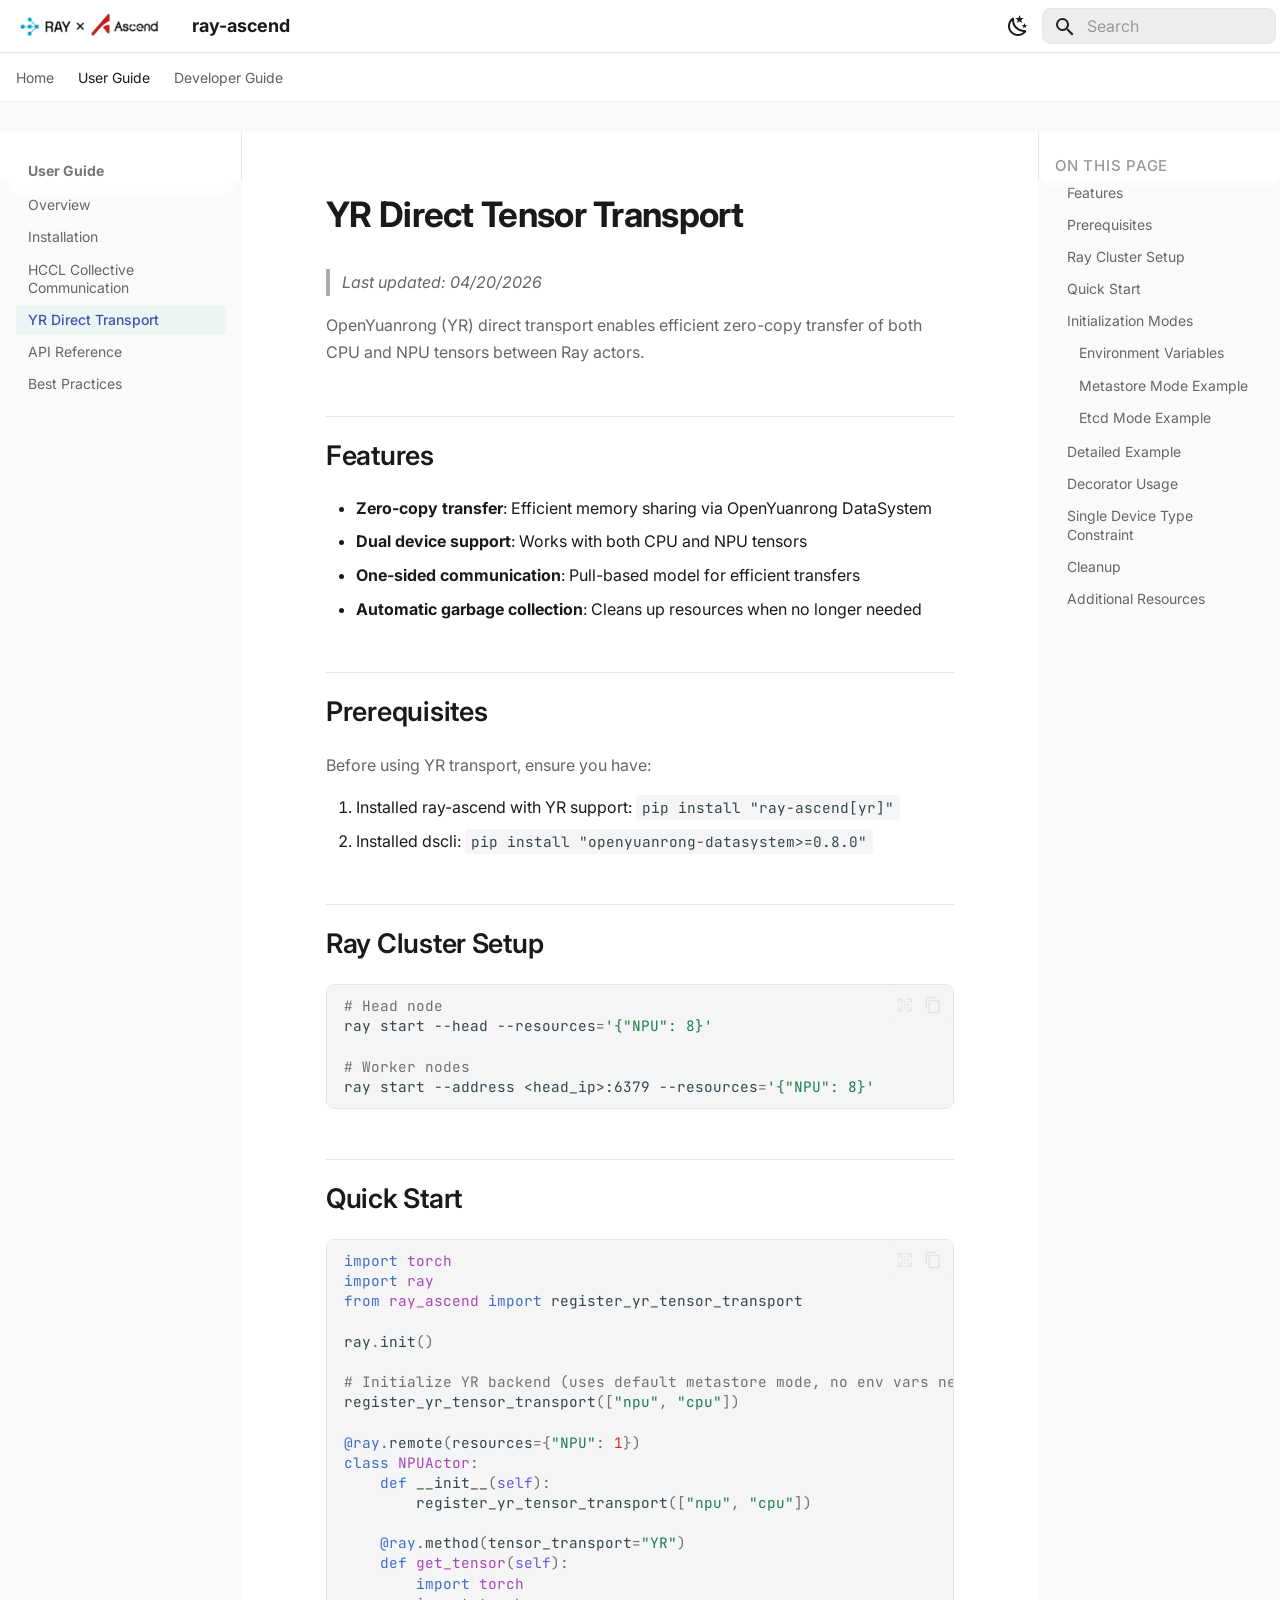
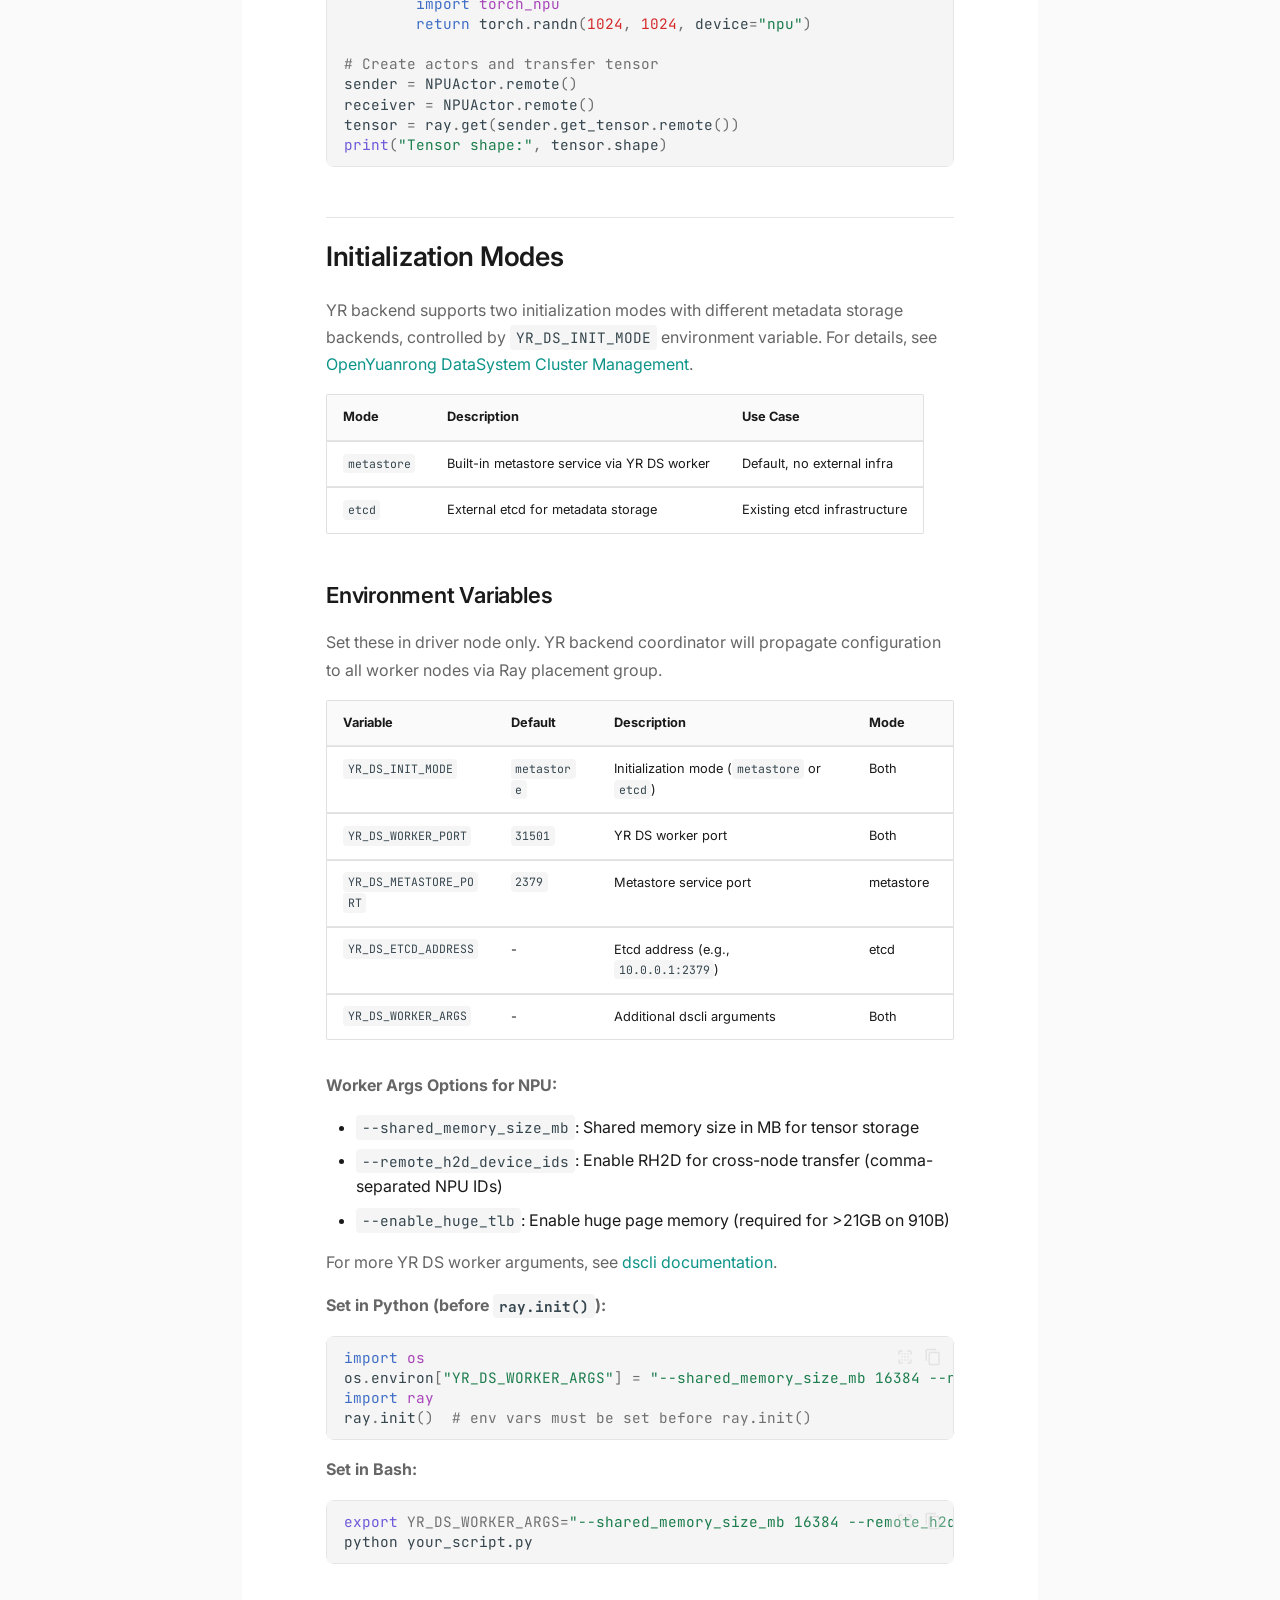
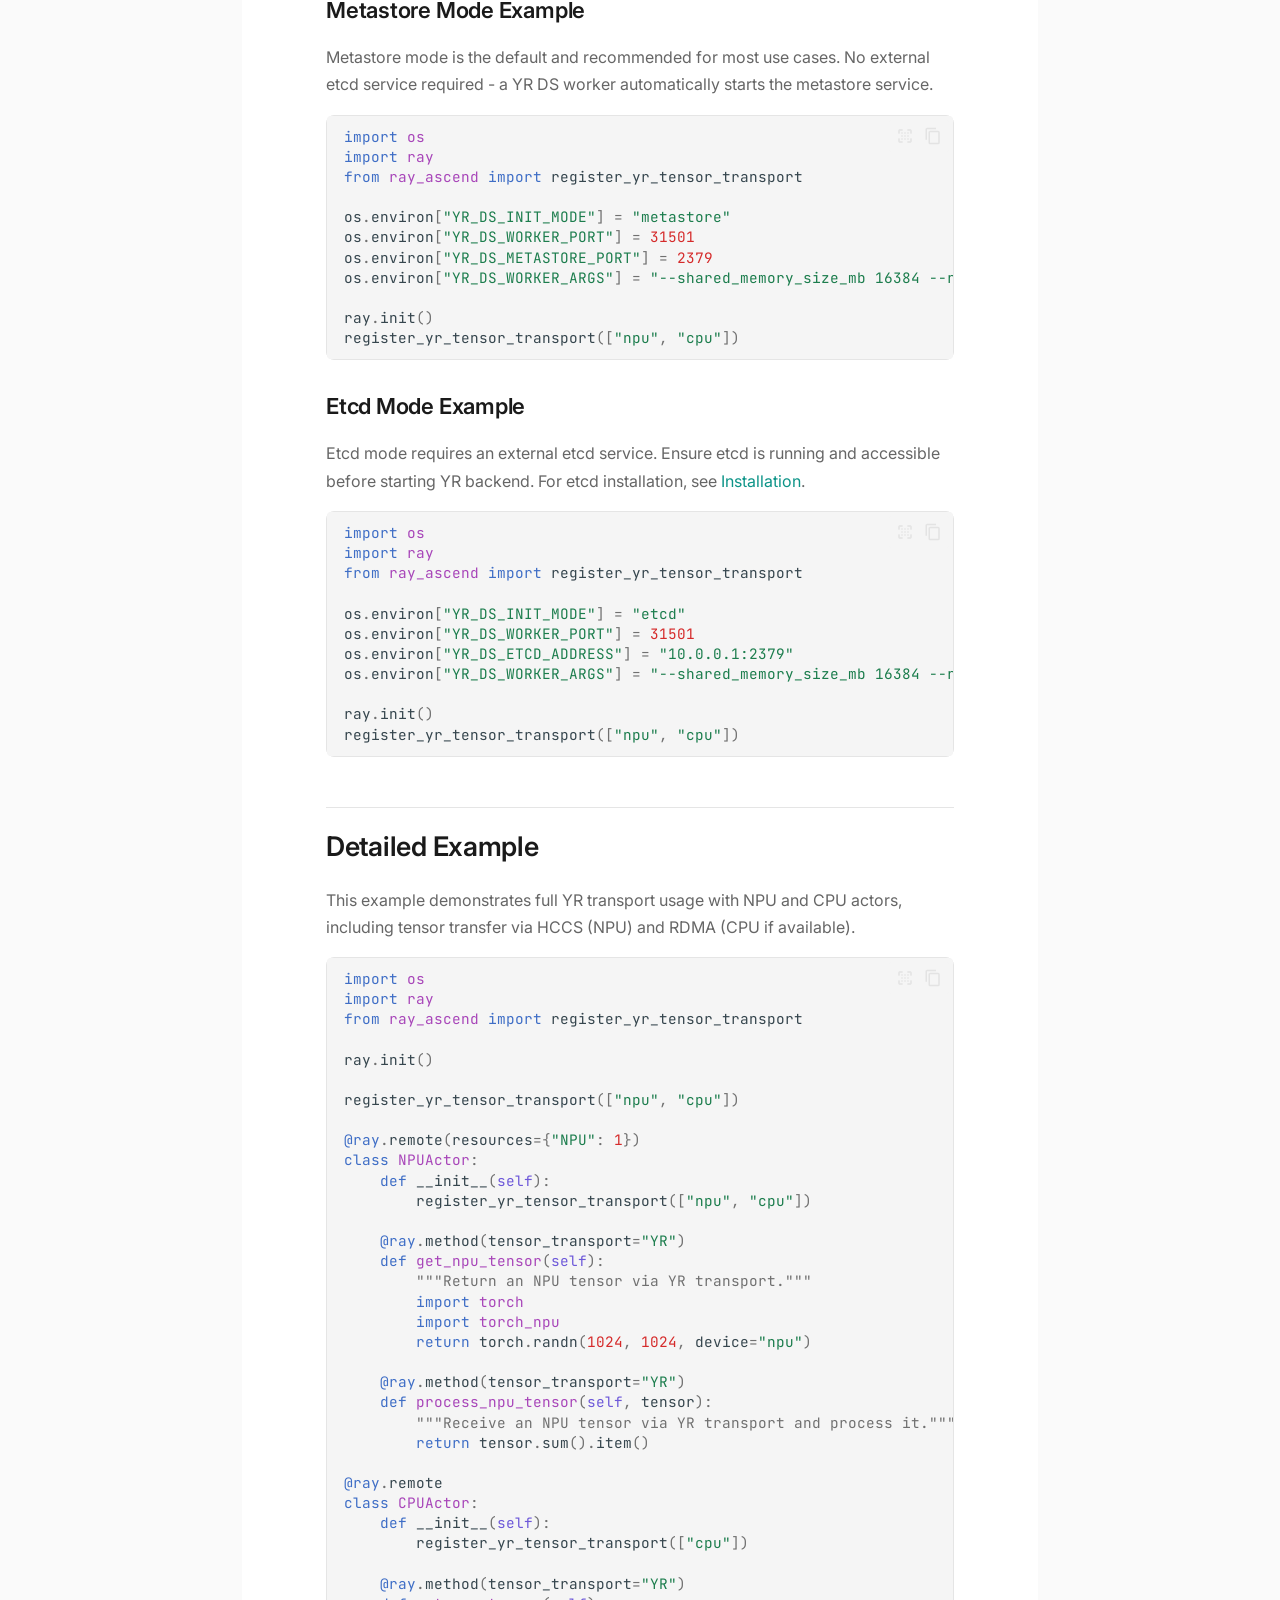
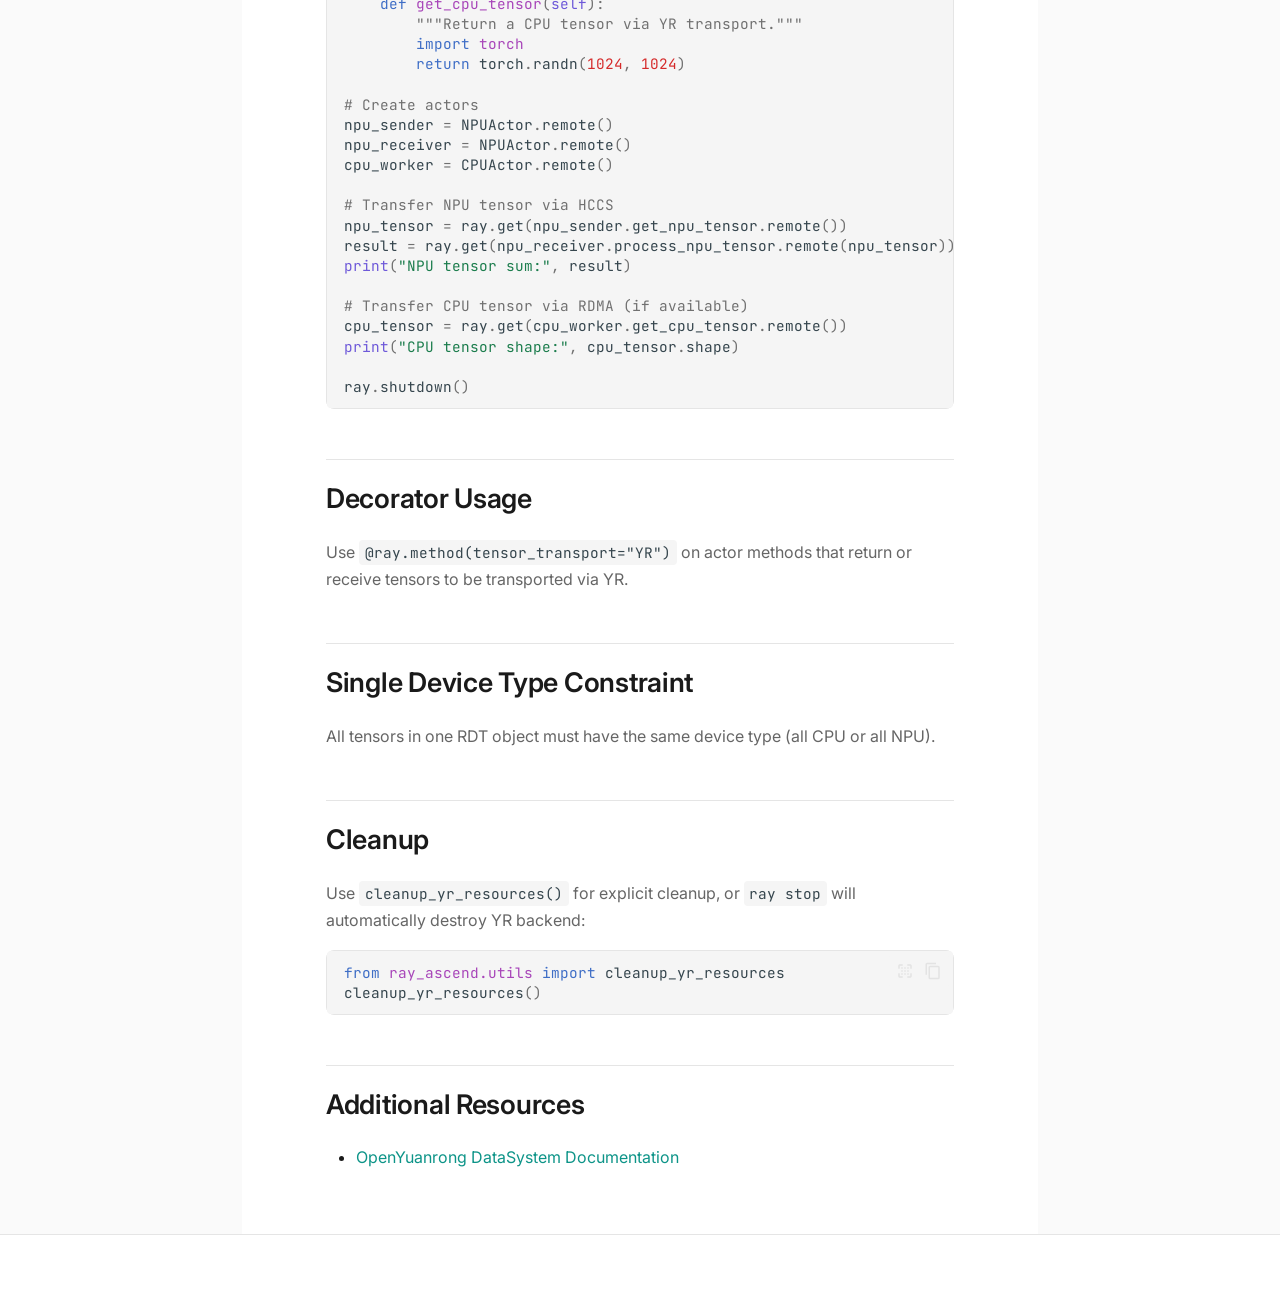
<file: user_guide/yr_transport/index.html>
<!doctype html>
<html lang="en" class="no-js">
  <head>
    
      <meta charset="utf-8">
      <meta name="viewport" content="width=device-width,initial-scale=1">
      
        <meta name="description" content="Ray Ascend">
      
      
        <meta name="author" content="ray-ascend">
      
      
      
        <link rel="prev" href="../hccl_collective/">
      
      
        <link rel="next" href="../api_reference/">
      
      
        
      
      
      <link rel="icon" href="../../logo/ray-ascend-logo.png">
      <meta name="generator" content="mkdocs-1.6.1, mkdocs-material-9.7.6">
    
    
      
        <title>YR Direct Transport - ray-ascend</title>
      
    
    
      <link rel="stylesheet" href="../../assets/stylesheets/main.484c7ddc.min.css">
      
        
        <link rel="stylesheet" href="../../assets/stylesheets/palette.ab4e12ef.min.css">
      
      


    
    
      
    
    
      
        
        
        <link rel="preconnect" href="https://fonts.gstatic.com" crossorigin>
        <link rel="stylesheet" href="https://fonts.googleapis.com/css?family=Inter:300,300i,400,400i,700,700i%7CJetBrains+Mono:400,400i,700,700i&display=fallback">
        <style>:root{--md-text-font:"Inter";--md-code-font:"JetBrains Mono"}</style>
      
    
    
      <link rel="stylesheet" href="../../stylesheets/extra.css">
    
    <script>__md_scope=new URL("../..",location),__md_hash=e=>[...e].reduce(((e,_)=>(e<<5)-e+_.charCodeAt(0)),0),__md_get=(e,_=localStorage,t=__md_scope)=>JSON.parse(_.getItem(t.pathname+"."+e)),__md_set=(e,_,t=localStorage,a=__md_scope)=>{try{t.setItem(a.pathname+"."+e,JSON.stringify(_))}catch(e){}}</script>
    
      

    
    
  </head>
  
  
    
    
      
    
    
    
    
    <body dir="ltr" data-md-color-scheme="default" data-md-color-primary="white" data-md-color-accent="teal">
  
    
    <input class="md-toggle" data-md-toggle="drawer" type="checkbox" id="__drawer" autocomplete="off">
    <input class="md-toggle" data-md-toggle="search" type="checkbox" id="__search" autocomplete="off">
    <label class="md-overlay" for="__drawer"></label>
    <div data-md-component="skip">
      
        
        <a href="#yr-direct-tensor-transport" class="md-skip">
          Skip to content
        </a>
      
    </div>
    <div data-md-component="announce">
      
    </div>
    
    
      

<header class="md-header" data-md-component="header">
  <nav class="md-header__inner md-grid" aria-label="Header">
    <a href="../.." title="ray-ascend" class="md-header__button md-logo" aria-label="ray-ascend" data-md-component="logo">
      
  <img src="../../logo/ray-ascend-logo.png" alt="logo">

    </a>
    <label class="md-header__button md-icon" for="__drawer">
      
      <svg xmlns="http://www.w3.org/2000/svg" viewBox="0 0 24 24"><path d="M3 6h18v2H3zm0 5h18v2H3zm0 5h18v2H3z"/></svg>
    </label>
    <div class="md-header__title" data-md-component="header-title">
      <div class="md-header__ellipsis">
        <div class="md-header__topic">
          <span class="md-ellipsis">
            ray-ascend
          </span>
        </div>
        <div class="md-header__topic" data-md-component="header-topic">
          <span class="md-ellipsis">
            
              YR Direct Transport
            
          </span>
        </div>
      </div>
    </div>
    
      
        <form class="md-header__option" data-md-component="palette">
  
    
    
    
    <input class="md-option" data-md-color-media="(prefers-color-scheme: light)" data-md-color-scheme="default" data-md-color-primary="white" data-md-color-accent="teal"  aria-label="Switch to dark mode"  type="radio" name="__palette" id="__palette_0">
    
      <label class="md-header__button md-icon" title="Switch to dark mode" for="__palette_1" hidden>
        <svg xmlns="http://www.w3.org/2000/svg" viewBox="0 0 24 24"><path d="m17.75 4.09-2.53 1.94.91 3.06-2.63-1.81-2.63 1.81.91-3.06-2.53-1.94L12.44 4l1.06-3 1.06 3zm3.5 6.91-1.64 1.25.59 1.98-1.7-1.17-1.7 1.17.59-1.98L15.75 11l2.06-.05L18.5 9l.69 1.95zm-2.28 4.95c.83-.08 1.72 1.1 1.19 1.85-.32.45-.66.87-1.08 1.27C15.17 23 8.84 23 4.94 19.07c-3.91-3.9-3.91-10.24 0-14.14.4-.4.82-.76 1.27-1.08.75-.53 1.93.36 1.85 1.19-.27 2.86.69 5.83 2.89 8.02a9.96 9.96 0 0 0 8.02 2.89m-1.64 2.02a12.08 12.08 0 0 1-7.8-3.47c-2.17-2.19-3.33-5-3.49-7.82-2.81 3.14-2.7 7.96.31 10.98 3.02 3.01 7.84 3.12 10.98.31"/></svg>
      </label>
    
  
    
    
    
    <input class="md-option" data-md-color-media="(prefers-color-scheme: dark)" data-md-color-scheme="slate" data-md-color-primary="black" data-md-color-accent="teal"  aria-label="Switch to light mode"  type="radio" name="__palette" id="__palette_1">
    
      <label class="md-header__button md-icon" title="Switch to light mode" for="__palette_0" hidden>
        <svg xmlns="http://www.w3.org/2000/svg" viewBox="0 0 24 24"><path d="M12 7a5 5 0 0 1 5 5 5 5 0 0 1-5 5 5 5 0 0 1-5-5 5 5 0 0 1 5-5m0 2a3 3 0 0 0-3 3 3 3 0 0 0 3 3 3 3 0 0 0 3-3 3 3 0 0 0-3-3m0-7 2.39 3.42C13.65 5.15 12.84 5 12 5s-1.65.15-2.39.42zM3.34 7l4.16-.35A7.2 7.2 0 0 0 5.94 8.5c-.44.74-.69 1.5-.83 2.29zm.02 10 1.76-3.77a7.131 7.131 0 0 0 2.38 4.14zM20.65 7l-1.77 3.79a7.02 7.02 0 0 0-2.38-4.15zm-.01 10-4.14.36c.59-.51 1.12-1.14 1.54-1.86.42-.73.69-1.5.83-2.29zM12 22l-2.41-3.44c.74.27 1.55.44 2.41.44.82 0 1.63-.17 2.37-.44z"/></svg>
      </label>
    
  
</form>
      
    
    
      <script>var palette=__md_get("__palette");if(palette&&palette.color){if("(prefers-color-scheme)"===palette.color.media){var media=matchMedia("(prefers-color-scheme: light)"),input=document.querySelector(media.matches?"[data-md-color-media='(prefers-color-scheme: light)']":"[data-md-color-media='(prefers-color-scheme: dark)']");palette.color.media=input.getAttribute("data-md-color-media"),palette.color.scheme=input.getAttribute("data-md-color-scheme"),palette.color.primary=input.getAttribute("data-md-color-primary"),palette.color.accent=input.getAttribute("data-md-color-accent")}for(var[key,value]of Object.entries(palette.color))document.body.setAttribute("data-md-color-"+key,value)}</script>
    
    
    
      
      
        <label class="md-header__button md-icon" for="__search">
          
          <svg xmlns="http://www.w3.org/2000/svg" viewBox="0 0 24 24"><path d="M9.5 3A6.5 6.5 0 0 1 16 9.5c0 1.61-.59 3.09-1.56 4.23l.27.27h.79l5 5-1.5 1.5-5-5v-.79l-.27-.27A6.52 6.52 0 0 1 9.5 16 6.5 6.5 0 0 1 3 9.5 6.5 6.5 0 0 1 9.5 3m0 2C7 5 5 7 5 9.5S7 14 9.5 14 14 12 14 9.5 12 5 9.5 5"/></svg>
        </label>
        <div class="md-search" data-md-component="search" role="dialog">
  <label class="md-search__overlay" for="__search"></label>
  <div class="md-search__inner" role="search">
    <form class="md-search__form" name="search">
      <input type="text" class="md-search__input" name="query" aria-label="Search" placeholder="Search" autocapitalize="off" autocorrect="off" autocomplete="off" spellcheck="false" data-md-component="search-query" required>
      <label class="md-search__icon md-icon" for="__search">
        
        <svg xmlns="http://www.w3.org/2000/svg" viewBox="0 0 24 24"><path d="M9.5 3A6.5 6.5 0 0 1 16 9.5c0 1.61-.59 3.09-1.56 4.23l.27.27h.79l5 5-1.5 1.5-5-5v-.79l-.27-.27A6.52 6.52 0 0 1 9.5 16 6.5 6.5 0 0 1 3 9.5 6.5 6.5 0 0 1 9.5 3m0 2C7 5 5 7 5 9.5S7 14 9.5 14 14 12 14 9.5 12 5 9.5 5"/></svg>
        
        <svg xmlns="http://www.w3.org/2000/svg" viewBox="0 0 24 24"><path d="M20 11v2H8l5.5 5.5-1.42 1.42L4.16 12l7.92-7.92L13.5 5.5 8 11z"/></svg>
      </label>
      <nav class="md-search__options" aria-label="Search">
        
          <a href="javascript:void(0)" class="md-search__icon md-icon" title="Share" aria-label="Share" data-clipboard data-clipboard-text="" data-md-component="search-share" tabindex="-1">
            
            <svg xmlns="http://www.w3.org/2000/svg" viewBox="0 0 24 24"><path d="M18 16.08c-.76 0-1.44.3-1.96.77L8.91 12.7c.05-.23.09-.46.09-.7s-.04-.47-.09-.7l7.05-4.11c.54.5 1.25.81 2.04.81a3 3 0 0 0 3-3 3 3 0 0 0-3-3 3 3 0 0 0-3 3c0 .24.04.47.09.7L8.04 9.81C7.5 9.31 6.79 9 6 9a3 3 0 0 0-3 3 3 3 0 0 0 3 3c.79 0 1.5-.31 2.04-.81l7.12 4.15c-.05.21-.08.43-.08.66 0 1.61 1.31 2.91 2.92 2.91s2.92-1.3 2.92-2.91A2.92 2.92 0 0 0 18 16.08"/></svg>
          </a>
        
        <button type="reset" class="md-search__icon md-icon" title="Clear" aria-label="Clear" tabindex="-1">
          
          <svg xmlns="http://www.w3.org/2000/svg" viewBox="0 0 24 24"><path d="M19 6.41 17.59 5 12 10.59 6.41 5 5 6.41 10.59 12 5 17.59 6.41 19 12 13.41 17.59 19 19 17.59 13.41 12z"/></svg>
        </button>
      </nav>
      
        <div class="md-search__suggest" data-md-component="search-suggest"></div>
      
    </form>
    <div class="md-search__output">
      <div class="md-search__scrollwrap" tabindex="0" data-md-scrollfix>
        <div class="md-search-result" data-md-component="search-result">
          <div class="md-search-result__meta">
            Initializing search
          </div>
          <ol class="md-search-result__list" role="presentation"></ol>
        </div>
      </div>
    </div>
  </div>
</div>
      
    
    
  </nav>
  
</header>
    
    <div class="md-container" data-md-component="container">
      
      
        
          
            
<nav class="md-tabs" aria-label="Tabs" data-md-component="tabs">
  <div class="md-grid">
    <ul class="md-tabs__list">
      
        
  
  
  
  
    <li class="md-tabs__item">
      <a href="../.." class="md-tabs__link">
        
  
  
    
  
  Home

      </a>
    </li>
  

      
        
  
  
  
    
  
  
    
    
      <li class="md-tabs__item md-tabs__item--active">
        <a href="../" class="md-tabs__link">
          
  
  
  User Guide

        </a>
      </li>
    
  

      
        
  
  
  
  
    
    
      <li class="md-tabs__item">
        <a href="../../developer_guide/" class="md-tabs__link">
          
  
  
  Developer Guide

        </a>
      </li>
    
  

      
    </ul>
  </div>
</nav>
          
        
      
      <main class="md-main" data-md-component="main">
        <div class="md-main__inner md-grid">
          
            
              
              <div class="md-sidebar md-sidebar--primary" data-md-component="sidebar" data-md-type="navigation" >
                <div class="md-sidebar__scrollwrap">
                  <div class="md-sidebar__inner">
                    


  


<nav class="md-nav md-nav--primary md-nav--lifted" aria-label="Navigation" data-md-level="0">
  <label class="md-nav__title" for="__drawer">
    <a href="../.." title="ray-ascend" class="md-nav__button md-logo" aria-label="ray-ascend" data-md-component="logo">
      
  <img src="../../logo/ray-ascend-logo.png" alt="logo">

    </a>
    ray-ascend
  </label>
  
  <ul class="md-nav__list" data-md-scrollfix>
    
      
      
  
  
  
  
    <li class="md-nav__item">
      <a href="../.." class="md-nav__link">
        
  
  
  <span class="md-ellipsis">
    
  
    Home
  

    
  </span>
  
  

      </a>
    </li>
  

    
      
      
  
  
    
  
  
  
    
    
    
    
      
        
        
      
      
        
      
    
    
    <li class="md-nav__item md-nav__item--active md-nav__item--section md-nav__item--nested">
      
        
        
        <input class="md-nav__toggle md-toggle " type="checkbox" id="__nav_2" checked>
        
          
          <label class="md-nav__link" for="__nav_2" id="__nav_2_label" tabindex="">
            
  
  
  <span class="md-ellipsis">
    
  
    User Guide
  

    
  </span>
  
  

            <span class="md-nav__icon md-icon"></span>
          </label>
        
        <nav class="md-nav" data-md-level="1" aria-labelledby="__nav_2_label" aria-expanded="true">
          <label class="md-nav__title" for="__nav_2">
            <span class="md-nav__icon md-icon"></span>
            
  
    User Guide
  

          </label>
          <ul class="md-nav__list" data-md-scrollfix>
            
              
                
  
  
  
  
    <li class="md-nav__item">
      <a href="../" class="md-nav__link">
        
  
  
  <span class="md-ellipsis">
    
  
    Overview
  

    
  </span>
  
  

      </a>
    </li>
  

              
            
              
                
  
  
  
  
    <li class="md-nav__item">
      <a href="../installation/" class="md-nav__link">
        
  
  
  <span class="md-ellipsis">
    
  
    Installation
  

    
  </span>
  
  

      </a>
    </li>
  

              
            
              
                
  
  
  
  
    <li class="md-nav__item">
      <a href="../hccl_collective/" class="md-nav__link">
        
  
  
  <span class="md-ellipsis">
    
  
    HCCL Collective Communication
  

    
  </span>
  
  

      </a>
    </li>
  

              
            
              
                
  
  
    
  
  
  
    <li class="md-nav__item md-nav__item--active">
      
      <input class="md-nav__toggle md-toggle" type="checkbox" id="__toc">
      
      
        
      
      
        <label class="md-nav__link md-nav__link--active" for="__toc">
          
  
  
  <span class="md-ellipsis">
    
  
    YR Direct Transport
  

    
  </span>
  
  

          <span class="md-nav__icon md-icon"></span>
        </label>
      
      <a href="./" class="md-nav__link md-nav__link--active">
        
  
  
  <span class="md-ellipsis">
    
  
    YR Direct Transport
  

    
  </span>
  
  

      </a>
      
        

  

<nav class="md-nav md-nav--secondary" aria-label="On this page">
  
  
  
    
  
  
    <label class="md-nav__title" for="__toc">
      <span class="md-nav__icon md-icon"></span>
      On this page
    </label>
    <ul class="md-nav__list" data-md-component="toc" data-md-scrollfix>
      
        <li class="md-nav__item">
  <a href="#features" class="md-nav__link">
    <span class="md-ellipsis">
      
        Features
      
    </span>
  </a>
  
</li>
      
        <li class="md-nav__item">
  <a href="#prerequisites" class="md-nav__link">
    <span class="md-ellipsis">
      
        Prerequisites
      
    </span>
  </a>
  
</li>
      
        <li class="md-nav__item">
  <a href="#ray-cluster-setup" class="md-nav__link">
    <span class="md-ellipsis">
      
        Ray Cluster Setup
      
    </span>
  </a>
  
</li>
      
        <li class="md-nav__item">
  <a href="#quick-start" class="md-nav__link">
    <span class="md-ellipsis">
      
        Quick Start
      
    </span>
  </a>
  
</li>
      
        <li class="md-nav__item">
  <a href="#initialization-modes" class="md-nav__link">
    <span class="md-ellipsis">
      
        Initialization Modes
      
    </span>
  </a>
  
    <nav class="md-nav" aria-label="Initialization Modes">
      <ul class="md-nav__list">
        
          <li class="md-nav__item">
  <a href="#environment-variables" class="md-nav__link">
    <span class="md-ellipsis">
      
        Environment Variables
      
    </span>
  </a>
  
</li>
        
          <li class="md-nav__item">
  <a href="#metastore-mode-example" class="md-nav__link">
    <span class="md-ellipsis">
      
        Metastore Mode Example
      
    </span>
  </a>
  
</li>
        
          <li class="md-nav__item">
  <a href="#etcd-mode-example" class="md-nav__link">
    <span class="md-ellipsis">
      
        Etcd Mode Example
      
    </span>
  </a>
  
</li>
        
      </ul>
    </nav>
  
</li>
      
        <li class="md-nav__item">
  <a href="#detailed-example" class="md-nav__link">
    <span class="md-ellipsis">
      
        Detailed Example
      
    </span>
  </a>
  
</li>
      
        <li class="md-nav__item">
  <a href="#decorator-usage" class="md-nav__link">
    <span class="md-ellipsis">
      
        Decorator Usage
      
    </span>
  </a>
  
</li>
      
        <li class="md-nav__item">
  <a href="#single-device-type-constraint" class="md-nav__link">
    <span class="md-ellipsis">
      
        Single Device Type Constraint
      
    </span>
  </a>
  
</li>
      
        <li class="md-nav__item">
  <a href="#cleanup" class="md-nav__link">
    <span class="md-ellipsis">
      
        Cleanup
      
    </span>
  </a>
  
</li>
      
        <li class="md-nav__item">
  <a href="#additional-resources" class="md-nav__link">
    <span class="md-ellipsis">
      
        Additional Resources
      
    </span>
  </a>
  
</li>
      
    </ul>
  
</nav>
      
    </li>
  

              
            
              
                
  
  
  
  
    <li class="md-nav__item">
      <a href="../api_reference/" class="md-nav__link">
        
  
  
  <span class="md-ellipsis">
    
  
    API Reference
  

    
  </span>
  
  

      </a>
    </li>
  

              
            
              
                
  
  
  
  
    <li class="md-nav__item">
      <a href="../best_practices/" class="md-nav__link">
        
  
  
  <span class="md-ellipsis">
    
  
    Best Practices
  

    
  </span>
  
  

      </a>
    </li>
  

              
            
          </ul>
        </nav>
      
    </li>
  

    
      
      
  
  
  
  
    
    
    
    
      
      
        
      
    
    
    <li class="md-nav__item md-nav__item--nested">
      
        
        
          
        
        <input class="md-nav__toggle md-toggle md-toggle--indeterminate" type="checkbox" id="__nav_3" >
        
          
          <label class="md-nav__link" for="__nav_3" id="__nav_3_label" tabindex="0">
            
  
  
  <span class="md-ellipsis">
    
  
    Developer Guide
  

    
  </span>
  
  

            <span class="md-nav__icon md-icon"></span>
          </label>
        
        <nav class="md-nav" data-md-level="1" aria-labelledby="__nav_3_label" aria-expanded="false">
          <label class="md-nav__title" for="__nav_3">
            <span class="md-nav__icon md-icon"></span>
            
  
    Developer Guide
  

          </label>
          <ul class="md-nav__list" data-md-scrollfix>
            
              
                
  
  
  
  
    <li class="md-nav__item">
      <a href="../../developer_guide/" class="md-nav__link">
        
  
  
  <span class="md-ellipsis">
    
  
    Overview
  

    
  </span>
  
  

      </a>
    </li>
  

              
            
              
                
  
  
  
  
    <li class="md-nav__item">
      <a href="../../developer_guide/setup/" class="md-nav__link">
        
  
  
  <span class="md-ellipsis">
    
  
    Setup
  

    
  </span>
  
  

      </a>
    </li>
  

              
            
              
                
  
  
  
  
    <li class="md-nav__item">
      <a href="../../developer_guide/contributing/" class="md-nav__link">
        
  
  
  <span class="md-ellipsis">
    
  
    Contributing
  

    
  </span>
  
  

      </a>
    </li>
  

              
            
              
                
  
  
  
  
    <li class="md-nav__item">
      <a href="../../developer_guide/performance_testing/" class="md-nav__link">
        
  
  
  <span class="md-ellipsis">
    
  
    Performance Testing
  

    
  </span>
  
  

      </a>
    </li>
  

              
            
              
                
  
  
  
  
    <li class="md-nav__item">
      <a href="../../developer_guide/performance_benchmark_report/" class="md-nav__link">
        
  
  
  <span class="md-ellipsis">
    
  
    Performance Benchmark Report
  

    
  </span>
  
  

      </a>
    </li>
  

              
            
          </ul>
        </nav>
      
    </li>
  

    
  </ul>
</nav>
                  </div>
                </div>
              </div>
            
            
              
              <div class="md-sidebar md-sidebar--secondary" data-md-component="sidebar" data-md-type="toc" >
                <div class="md-sidebar__scrollwrap">
                  <div class="md-sidebar__inner">
                    

  

<nav class="md-nav md-nav--secondary" aria-label="On this page">
  
  
  
    
  
  
    <label class="md-nav__title" for="__toc">
      <span class="md-nav__icon md-icon"></span>
      On this page
    </label>
    <ul class="md-nav__list" data-md-component="toc" data-md-scrollfix>
      
        <li class="md-nav__item">
  <a href="#features" class="md-nav__link">
    <span class="md-ellipsis">
      
        Features
      
    </span>
  </a>
  
</li>
      
        <li class="md-nav__item">
  <a href="#prerequisites" class="md-nav__link">
    <span class="md-ellipsis">
      
        Prerequisites
      
    </span>
  </a>
  
</li>
      
        <li class="md-nav__item">
  <a href="#ray-cluster-setup" class="md-nav__link">
    <span class="md-ellipsis">
      
        Ray Cluster Setup
      
    </span>
  </a>
  
</li>
      
        <li class="md-nav__item">
  <a href="#quick-start" class="md-nav__link">
    <span class="md-ellipsis">
      
        Quick Start
      
    </span>
  </a>
  
</li>
      
        <li class="md-nav__item">
  <a href="#initialization-modes" class="md-nav__link">
    <span class="md-ellipsis">
      
        Initialization Modes
      
    </span>
  </a>
  
    <nav class="md-nav" aria-label="Initialization Modes">
      <ul class="md-nav__list">
        
          <li class="md-nav__item">
  <a href="#environment-variables" class="md-nav__link">
    <span class="md-ellipsis">
      
        Environment Variables
      
    </span>
  </a>
  
</li>
        
          <li class="md-nav__item">
  <a href="#metastore-mode-example" class="md-nav__link">
    <span class="md-ellipsis">
      
        Metastore Mode Example
      
    </span>
  </a>
  
</li>
        
          <li class="md-nav__item">
  <a href="#etcd-mode-example" class="md-nav__link">
    <span class="md-ellipsis">
      
        Etcd Mode Example
      
    </span>
  </a>
  
</li>
        
      </ul>
    </nav>
  
</li>
      
        <li class="md-nav__item">
  <a href="#detailed-example" class="md-nav__link">
    <span class="md-ellipsis">
      
        Detailed Example
      
    </span>
  </a>
  
</li>
      
        <li class="md-nav__item">
  <a href="#decorator-usage" class="md-nav__link">
    <span class="md-ellipsis">
      
        Decorator Usage
      
    </span>
  </a>
  
</li>
      
        <li class="md-nav__item">
  <a href="#single-device-type-constraint" class="md-nav__link">
    <span class="md-ellipsis">
      
        Single Device Type Constraint
      
    </span>
  </a>
  
</li>
      
        <li class="md-nav__item">
  <a href="#cleanup" class="md-nav__link">
    <span class="md-ellipsis">
      
        Cleanup
      
    </span>
  </a>
  
</li>
      
        <li class="md-nav__item">
  <a href="#additional-resources" class="md-nav__link">
    <span class="md-ellipsis">
      
        Additional Resources
      
    </span>
  </a>
  
</li>
      
    </ul>
  
</nav>
                  </div>
                </div>
              </div>
            
          
          
            <div class="md-content" data-md-component="content">
              
              <article class="md-content__inner md-typeset">
                
                  



<h1 id="yr-direct-tensor-transport">YR Direct Tensor Transport<a class="headerlink" href="#yr-direct-tensor-transport" title="Permanent link">&para;</a></h1>
<blockquote>
<p><em>Last updated: 04/20/2026</em></p>
</blockquote>
<p>OpenYuanrong (YR) direct transport enables efficient zero-copy transfer of both CPU and
NPU tensors between Ray actors.</p>
<h2 id="features">Features<a class="headerlink" href="#features" title="Permanent link">&para;</a></h2>
<ul>
<li><strong>Zero-copy transfer</strong>: Efficient memory sharing via OpenYuanrong DataSystem</li>
<li><strong>Dual device support</strong>: Works with both CPU and NPU tensors</li>
<li><strong>One-sided communication</strong>: Pull-based model for efficient transfers</li>
<li><strong>Automatic garbage collection</strong>: Cleans up resources when no longer needed</li>
</ul>
<h2 id="prerequisites">Prerequisites<a class="headerlink" href="#prerequisites" title="Permanent link">&para;</a></h2>
<p>Before using YR transport, ensure you have:</p>
<ol>
<li>Installed ray-ascend with YR support: <code>pip install "ray-ascend[yr]"</code></li>
<li>Installed dscli: <code>pip install "openyuanrong-datasystem&gt;=0.8.0"</code></li>
</ol>
<h2 id="ray-cluster-setup">Ray Cluster Setup<a class="headerlink" href="#ray-cluster-setup" title="Permanent link">&para;</a></h2>
<div class="language-bash highlight"><pre><span></span><code><span id="__span-0-1"><a id="__codelineno-0-1" name="__codelineno-0-1" href="#__codelineno-0-1"></a><span class="c1"># Head node</span>
</span><span id="__span-0-2"><a id="__codelineno-0-2" name="__codelineno-0-2" href="#__codelineno-0-2"></a>ray<span class="w"> </span>start<span class="w"> </span>--head<span class="w"> </span>--resources<span class="o">=</span><span class="s1">&#39;{&quot;NPU&quot;: 8}&#39;</span>
</span><span id="__span-0-3"><a id="__codelineno-0-3" name="__codelineno-0-3" href="#__codelineno-0-3"></a>
</span><span id="__span-0-4"><a id="__codelineno-0-4" name="__codelineno-0-4" href="#__codelineno-0-4"></a><span class="c1"># Worker nodes</span>
</span><span id="__span-0-5"><a id="__codelineno-0-5" name="__codelineno-0-5" href="#__codelineno-0-5"></a>ray<span class="w"> </span>start<span class="w"> </span>--address<span class="w"> </span>&lt;head_ip&gt;:6379<span class="w"> </span>--resources<span class="o">=</span><span class="s1">&#39;{&quot;NPU&quot;: 8}&#39;</span>
</span></code></pre></div>
<h2 id="quick-start">Quick Start<a class="headerlink" href="#quick-start" title="Permanent link">&para;</a></h2>
<div class="language-python highlight"><pre><span></span><code><span id="__span-1-1"><a id="__codelineno-1-1" name="__codelineno-1-1" href="#__codelineno-1-1"></a><span class="kn">import</span><span class="w"> </span><span class="nn">torch</span>
</span><span id="__span-1-2"><a id="__codelineno-1-2" name="__codelineno-1-2" href="#__codelineno-1-2"></a><span class="kn">import</span><span class="w"> </span><span class="nn">ray</span>
</span><span id="__span-1-3"><a id="__codelineno-1-3" name="__codelineno-1-3" href="#__codelineno-1-3"></a><span class="kn">from</span><span class="w"> </span><span class="nn">ray_ascend</span><span class="w"> </span><span class="kn">import</span> <span class="n">register_yr_tensor_transport</span>
</span><span id="__span-1-4"><a id="__codelineno-1-4" name="__codelineno-1-4" href="#__codelineno-1-4"></a>
</span><span id="__span-1-5"><a id="__codelineno-1-5" name="__codelineno-1-5" href="#__codelineno-1-5"></a><span class="n">ray</span><span class="o">.</span><span class="n">init</span><span class="p">()</span>
</span><span id="__span-1-6"><a id="__codelineno-1-6" name="__codelineno-1-6" href="#__codelineno-1-6"></a>
</span><span id="__span-1-7"><a id="__codelineno-1-7" name="__codelineno-1-7" href="#__codelineno-1-7"></a><span class="c1"># Initialize YR backend (uses default metastore mode, no env vars needed)</span>
</span><span id="__span-1-8"><a id="__codelineno-1-8" name="__codelineno-1-8" href="#__codelineno-1-8"></a><span class="n">register_yr_tensor_transport</span><span class="p">([</span><span class="s2">&quot;npu&quot;</span><span class="p">,</span> <span class="s2">&quot;cpu&quot;</span><span class="p">])</span>
</span><span id="__span-1-9"><a id="__codelineno-1-9" name="__codelineno-1-9" href="#__codelineno-1-9"></a>
</span><span id="__span-1-10"><a id="__codelineno-1-10" name="__codelineno-1-10" href="#__codelineno-1-10"></a><span class="nd">@ray</span><span class="o">.</span><span class="n">remote</span><span class="p">(</span><span class="n">resources</span><span class="o">=</span><span class="p">{</span><span class="s2">&quot;NPU&quot;</span><span class="p">:</span> <span class="mi">1</span><span class="p">})</span>
</span><span id="__span-1-11"><a id="__codelineno-1-11" name="__codelineno-1-11" href="#__codelineno-1-11"></a><span class="k">class</span><span class="w"> </span><span class="nc">NPUActor</span><span class="p">:</span>
</span><span id="__span-1-12"><a id="__codelineno-1-12" name="__codelineno-1-12" href="#__codelineno-1-12"></a>    <span class="k">def</span><span class="w"> </span><span class="fm">__init__</span><span class="p">(</span><span class="bp">self</span><span class="p">):</span>
</span><span id="__span-1-13"><a id="__codelineno-1-13" name="__codelineno-1-13" href="#__codelineno-1-13"></a>        <span class="n">register_yr_tensor_transport</span><span class="p">([</span><span class="s2">&quot;npu&quot;</span><span class="p">,</span> <span class="s2">&quot;cpu&quot;</span><span class="p">])</span>
</span><span id="__span-1-14"><a id="__codelineno-1-14" name="__codelineno-1-14" href="#__codelineno-1-14"></a>
</span><span id="__span-1-15"><a id="__codelineno-1-15" name="__codelineno-1-15" href="#__codelineno-1-15"></a>    <span class="nd">@ray</span><span class="o">.</span><span class="n">method</span><span class="p">(</span><span class="n">tensor_transport</span><span class="o">=</span><span class="s2">&quot;YR&quot;</span><span class="p">)</span>
</span><span id="__span-1-16"><a id="__codelineno-1-16" name="__codelineno-1-16" href="#__codelineno-1-16"></a>    <span class="k">def</span><span class="w"> </span><span class="nf">get_tensor</span><span class="p">(</span><span class="bp">self</span><span class="p">):</span>
</span><span id="__span-1-17"><a id="__codelineno-1-17" name="__codelineno-1-17" href="#__codelineno-1-17"></a>        <span class="kn">import</span><span class="w"> </span><span class="nn">torch</span>
</span><span id="__span-1-18"><a id="__codelineno-1-18" name="__codelineno-1-18" href="#__codelineno-1-18"></a>        <span class="kn">import</span><span class="w"> </span><span class="nn">torch_npu</span>
</span><span id="__span-1-19"><a id="__codelineno-1-19" name="__codelineno-1-19" href="#__codelineno-1-19"></a>        <span class="k">return</span> <span class="n">torch</span><span class="o">.</span><span class="n">randn</span><span class="p">(</span><span class="mi">1024</span><span class="p">,</span> <span class="mi">1024</span><span class="p">,</span> <span class="n">device</span><span class="o">=</span><span class="s2">&quot;npu&quot;</span><span class="p">)</span>
</span><span id="__span-1-20"><a id="__codelineno-1-20" name="__codelineno-1-20" href="#__codelineno-1-20"></a>
</span><span id="__span-1-21"><a id="__codelineno-1-21" name="__codelineno-1-21" href="#__codelineno-1-21"></a><span class="c1"># Create actors and transfer tensor</span>
</span><span id="__span-1-22"><a id="__codelineno-1-22" name="__codelineno-1-22" href="#__codelineno-1-22"></a><span class="n">sender</span> <span class="o">=</span> <span class="n">NPUActor</span><span class="o">.</span><span class="n">remote</span><span class="p">()</span>
</span><span id="__span-1-23"><a id="__codelineno-1-23" name="__codelineno-1-23" href="#__codelineno-1-23"></a><span class="n">receiver</span> <span class="o">=</span> <span class="n">NPUActor</span><span class="o">.</span><span class="n">remote</span><span class="p">()</span>
</span><span id="__span-1-24"><a id="__codelineno-1-24" name="__codelineno-1-24" href="#__codelineno-1-24"></a><span class="n">tensor</span> <span class="o">=</span> <span class="n">ray</span><span class="o">.</span><span class="n">get</span><span class="p">(</span><span class="n">sender</span><span class="o">.</span><span class="n">get_tensor</span><span class="o">.</span><span class="n">remote</span><span class="p">())</span>
</span><span id="__span-1-25"><a id="__codelineno-1-25" name="__codelineno-1-25" href="#__codelineno-1-25"></a><span class="nb">print</span><span class="p">(</span><span class="s2">&quot;Tensor shape:&quot;</span><span class="p">,</span> <span class="n">tensor</span><span class="o">.</span><span class="n">shape</span><span class="p">)</span>
</span></code></pre></div>
<h2 id="initialization-modes">Initialization Modes<a class="headerlink" href="#initialization-modes" title="Permanent link">&para;</a></h2>
<p>YR backend supports two initialization modes with different metadata storage backends,
controlled by <code>YR_DS_INIT_MODE</code> environment variable. For details, see
<a href="https://pages.openeuler.openatom.cn/openyuanrong-datasystem/docs/zh-cn/latest/design_document/cluster_management.html">OpenYuanrong DataSystem Cluster Management</a>.</p>
<table>
<thead>
<tr>
<th>Mode</th>
<th>Description</th>
<th>Use Case</th>
</tr>
</thead>
<tbody>
<tr>
<td><code>metastore</code></td>
<td>Built-in metastore service via YR DS worker</td>
<td>Default, no external infra</td>
</tr>
<tr>
<td><code>etcd</code></td>
<td>External etcd for metadata storage</td>
<td>Existing etcd infrastructure</td>
</tr>
</tbody>
</table>
<h3 id="environment-variables">Environment Variables<a class="headerlink" href="#environment-variables" title="Permanent link">&para;</a></h3>
<p>Set these in driver node only. YR backend coordinator will propagate configuration to
all worker nodes via Ray placement group.</p>
<table>
<thead>
<tr>
<th>Variable</th>
<th>Default</th>
<th>Description</th>
<th>Mode</th>
</tr>
</thead>
<tbody>
<tr>
<td><code>YR_DS_INIT_MODE</code></td>
<td><code>metastore</code></td>
<td>Initialization mode (<code>metastore</code> or <code>etcd</code>)</td>
<td>Both</td>
</tr>
<tr>
<td><code>YR_DS_WORKER_PORT</code></td>
<td><code>31501</code></td>
<td>YR DS worker port</td>
<td>Both</td>
</tr>
<tr>
<td><code>YR_DS_METASTORE_PORT</code></td>
<td><code>2379</code></td>
<td>Metastore service port</td>
<td>metastore</td>
</tr>
<tr>
<td><code>YR_DS_ETCD_ADDRESS</code></td>
<td>-</td>
<td>Etcd address (e.g., <code>10.0.0.1:2379</code>)</td>
<td>etcd</td>
</tr>
<tr>
<td><code>YR_DS_WORKER_ARGS</code></td>
<td>-</td>
<td>Additional dscli arguments</td>
<td>Both</td>
</tr>
</tbody>
</table>
<p><strong>Worker Args Options for NPU:</strong></p>
<ul>
<li><code>--shared_memory_size_mb</code>: Shared memory size in MB for tensor storage</li>
<li><code>--remote_h2d_device_ids</code>: Enable RH2D for cross-node transfer (comma-separated NPU
  IDs)</li>
<li><code>--enable_huge_tlb</code>: Enable huge page memory (required for &gt;21GB on 910B)</li>
</ul>
<p>For more YR DS worker arguments, see
<a href="https://pages.openeuler.openatom.cn/openyuanrong-datasystem/docs/zh-cn/latest/deployment/dscli.html">dscli documentation</a>.</p>
<p><strong>Set in Python (before <code>ray.init()</code>):</strong></p>
<div class="language-python highlight"><pre><span></span><code><span id="__span-2-1"><a id="__codelineno-2-1" name="__codelineno-2-1" href="#__codelineno-2-1"></a><span class="kn">import</span><span class="w"> </span><span class="nn">os</span>
</span><span id="__span-2-2"><a id="__codelineno-2-2" name="__codelineno-2-2" href="#__codelineno-2-2"></a><span class="n">os</span><span class="o">.</span><span class="n">environ</span><span class="p">[</span><span class="s2">&quot;YR_DS_WORKER_ARGS&quot;</span><span class="p">]</span> <span class="o">=</span> <span class="s2">&quot;--shared_memory_size_mb 16384 --remote_h2d_device_ids 0,1,2,3 --enable_huge_tlb true&quot;</span>
</span><span id="__span-2-3"><a id="__codelineno-2-3" name="__codelineno-2-3" href="#__codelineno-2-3"></a><span class="kn">import</span><span class="w"> </span><span class="nn">ray</span>
</span><span id="__span-2-4"><a id="__codelineno-2-4" name="__codelineno-2-4" href="#__codelineno-2-4"></a><span class="n">ray</span><span class="o">.</span><span class="n">init</span><span class="p">()</span>  <span class="c1"># env vars must be set before ray.init()</span>
</span></code></pre></div>
<p><strong>Set in Bash:</strong></p>
<div class="language-bash highlight"><pre><span></span><code><span id="__span-3-1"><a id="__codelineno-3-1" name="__codelineno-3-1" href="#__codelineno-3-1"></a><span class="nb">export</span><span class="w"> </span><span class="nv">YR_DS_WORKER_ARGS</span><span class="o">=</span><span class="s2">&quot;--shared_memory_size_mb 16384 --remote_h2d_device_ids 0,1,2,3 --enable_huge_tlb true&quot;</span>
</span><span id="__span-3-2"><a id="__codelineno-3-2" name="__codelineno-3-2" href="#__codelineno-3-2"></a>python<span class="w"> </span>your_script.py
</span></code></pre></div>
<h3 id="metastore-mode-example">Metastore Mode Example<a class="headerlink" href="#metastore-mode-example" title="Permanent link">&para;</a></h3>
<p>Metastore mode is the default and recommended for most use cases. No external etcd
service required - a YR DS worker automatically starts the metastore service.</p>
<div class="language-python highlight"><pre><span></span><code><span id="__span-4-1"><a id="__codelineno-4-1" name="__codelineno-4-1" href="#__codelineno-4-1"></a><span class="kn">import</span><span class="w"> </span><span class="nn">os</span>
</span><span id="__span-4-2"><a id="__codelineno-4-2" name="__codelineno-4-2" href="#__codelineno-4-2"></a><span class="kn">import</span><span class="w"> </span><span class="nn">ray</span>
</span><span id="__span-4-3"><a id="__codelineno-4-3" name="__codelineno-4-3" href="#__codelineno-4-3"></a><span class="kn">from</span><span class="w"> </span><span class="nn">ray_ascend</span><span class="w"> </span><span class="kn">import</span> <span class="n">register_yr_tensor_transport</span>
</span><span id="__span-4-4"><a id="__codelineno-4-4" name="__codelineno-4-4" href="#__codelineno-4-4"></a>
</span><span id="__span-4-5"><a id="__codelineno-4-5" name="__codelineno-4-5" href="#__codelineno-4-5"></a><span class="n">os</span><span class="o">.</span><span class="n">environ</span><span class="p">[</span><span class="s2">&quot;YR_DS_INIT_MODE&quot;</span><span class="p">]</span> <span class="o">=</span> <span class="s2">&quot;metastore&quot;</span>
</span><span id="__span-4-6"><a id="__codelineno-4-6" name="__codelineno-4-6" href="#__codelineno-4-6"></a><span class="n">os</span><span class="o">.</span><span class="n">environ</span><span class="p">[</span><span class="s2">&quot;YR_DS_WORKER_PORT&quot;</span><span class="p">]</span> <span class="o">=</span> <span class="mi">31501</span>
</span><span id="__span-4-7"><a id="__codelineno-4-7" name="__codelineno-4-7" href="#__codelineno-4-7"></a><span class="n">os</span><span class="o">.</span><span class="n">environ</span><span class="p">[</span><span class="s2">&quot;YR_DS_METASTORE_PORT&quot;</span><span class="p">]</span> <span class="o">=</span> <span class="mi">2379</span>
</span><span id="__span-4-8"><a id="__codelineno-4-8" name="__codelineno-4-8" href="#__codelineno-4-8"></a><span class="n">os</span><span class="o">.</span><span class="n">environ</span><span class="p">[</span><span class="s2">&quot;YR_DS_WORKER_ARGS&quot;</span><span class="p">]</span> <span class="o">=</span> <span class="s2">&quot;--shared_memory_size_mb 16384 --remote_h2d_device_ids 0,1,2,3&quot;</span>
</span><span id="__span-4-9"><a id="__codelineno-4-9" name="__codelineno-4-9" href="#__codelineno-4-9"></a>
</span><span id="__span-4-10"><a id="__codelineno-4-10" name="__codelineno-4-10" href="#__codelineno-4-10"></a><span class="n">ray</span><span class="o">.</span><span class="n">init</span><span class="p">()</span>
</span><span id="__span-4-11"><a id="__codelineno-4-11" name="__codelineno-4-11" href="#__codelineno-4-11"></a><span class="n">register_yr_tensor_transport</span><span class="p">([</span><span class="s2">&quot;npu&quot;</span><span class="p">,</span> <span class="s2">&quot;cpu&quot;</span><span class="p">])</span>
</span></code></pre></div>
<h3 id="etcd-mode-example">Etcd Mode Example<a class="headerlink" href="#etcd-mode-example" title="Permanent link">&para;</a></h3>
<p>Etcd mode requires an external etcd service. Ensure etcd is running and accessible
before starting YR backend. For etcd installation, see <a href="../installation/">Installation</a>.</p>
<div class="language-python highlight"><pre><span></span><code><span id="__span-5-1"><a id="__codelineno-5-1" name="__codelineno-5-1" href="#__codelineno-5-1"></a><span class="kn">import</span><span class="w"> </span><span class="nn">os</span>
</span><span id="__span-5-2"><a id="__codelineno-5-2" name="__codelineno-5-2" href="#__codelineno-5-2"></a><span class="kn">import</span><span class="w"> </span><span class="nn">ray</span>
</span><span id="__span-5-3"><a id="__codelineno-5-3" name="__codelineno-5-3" href="#__codelineno-5-3"></a><span class="kn">from</span><span class="w"> </span><span class="nn">ray_ascend</span><span class="w"> </span><span class="kn">import</span> <span class="n">register_yr_tensor_transport</span>
</span><span id="__span-5-4"><a id="__codelineno-5-4" name="__codelineno-5-4" href="#__codelineno-5-4"></a>
</span><span id="__span-5-5"><a id="__codelineno-5-5" name="__codelineno-5-5" href="#__codelineno-5-5"></a><span class="n">os</span><span class="o">.</span><span class="n">environ</span><span class="p">[</span><span class="s2">&quot;YR_DS_INIT_MODE&quot;</span><span class="p">]</span> <span class="o">=</span> <span class="s2">&quot;etcd&quot;</span>
</span><span id="__span-5-6"><a id="__codelineno-5-6" name="__codelineno-5-6" href="#__codelineno-5-6"></a><span class="n">os</span><span class="o">.</span><span class="n">environ</span><span class="p">[</span><span class="s2">&quot;YR_DS_WORKER_PORT&quot;</span><span class="p">]</span> <span class="o">=</span> <span class="mi">31501</span>
</span><span id="__span-5-7"><a id="__codelineno-5-7" name="__codelineno-5-7" href="#__codelineno-5-7"></a><span class="n">os</span><span class="o">.</span><span class="n">environ</span><span class="p">[</span><span class="s2">&quot;YR_DS_ETCD_ADDRESS&quot;</span><span class="p">]</span> <span class="o">=</span> <span class="s2">&quot;10.0.0.1:2379&quot;</span>
</span><span id="__span-5-8"><a id="__codelineno-5-8" name="__codelineno-5-8" href="#__codelineno-5-8"></a><span class="n">os</span><span class="o">.</span><span class="n">environ</span><span class="p">[</span><span class="s2">&quot;YR_DS_WORKER_ARGS&quot;</span><span class="p">]</span> <span class="o">=</span> <span class="s2">&quot;--shared_memory_size_mb 16384 --remote_h2d_device_ids 0,1,2,3&quot;</span>
</span><span id="__span-5-9"><a id="__codelineno-5-9" name="__codelineno-5-9" href="#__codelineno-5-9"></a>
</span><span id="__span-5-10"><a id="__codelineno-5-10" name="__codelineno-5-10" href="#__codelineno-5-10"></a><span class="n">ray</span><span class="o">.</span><span class="n">init</span><span class="p">()</span>
</span><span id="__span-5-11"><a id="__codelineno-5-11" name="__codelineno-5-11" href="#__codelineno-5-11"></a><span class="n">register_yr_tensor_transport</span><span class="p">([</span><span class="s2">&quot;npu&quot;</span><span class="p">,</span> <span class="s2">&quot;cpu&quot;</span><span class="p">])</span>
</span></code></pre></div>
<h2 id="detailed-example">Detailed Example<a class="headerlink" href="#detailed-example" title="Permanent link">&para;</a></h2>
<p>This example demonstrates full YR transport usage with NPU and CPU actors, including
tensor transfer via HCCS (NPU) and RDMA (CPU if available).</p>
<div class="language-python highlight"><pre><span></span><code><span id="__span-6-1"><a id="__codelineno-6-1" name="__codelineno-6-1" href="#__codelineno-6-1"></a><span class="kn">import</span><span class="w"> </span><span class="nn">os</span>
</span><span id="__span-6-2"><a id="__codelineno-6-2" name="__codelineno-6-2" href="#__codelineno-6-2"></a><span class="kn">import</span><span class="w"> </span><span class="nn">ray</span>
</span><span id="__span-6-3"><a id="__codelineno-6-3" name="__codelineno-6-3" href="#__codelineno-6-3"></a><span class="kn">from</span><span class="w"> </span><span class="nn">ray_ascend</span><span class="w"> </span><span class="kn">import</span> <span class="n">register_yr_tensor_transport</span>
</span><span id="__span-6-4"><a id="__codelineno-6-4" name="__codelineno-6-4" href="#__codelineno-6-4"></a>
</span><span id="__span-6-5"><a id="__codelineno-6-5" name="__codelineno-6-5" href="#__codelineno-6-5"></a><span class="n">ray</span><span class="o">.</span><span class="n">init</span><span class="p">()</span>
</span><span id="__span-6-6"><a id="__codelineno-6-6" name="__codelineno-6-6" href="#__codelineno-6-6"></a>
</span><span id="__span-6-7"><a id="__codelineno-6-7" name="__codelineno-6-7" href="#__codelineno-6-7"></a><span class="n">register_yr_tensor_transport</span><span class="p">([</span><span class="s2">&quot;npu&quot;</span><span class="p">,</span> <span class="s2">&quot;cpu&quot;</span><span class="p">])</span>
</span><span id="__span-6-8"><a id="__codelineno-6-8" name="__codelineno-6-8" href="#__codelineno-6-8"></a>
</span><span id="__span-6-9"><a id="__codelineno-6-9" name="__codelineno-6-9" href="#__codelineno-6-9"></a><span class="nd">@ray</span><span class="o">.</span><span class="n">remote</span><span class="p">(</span><span class="n">resources</span><span class="o">=</span><span class="p">{</span><span class="s2">&quot;NPU&quot;</span><span class="p">:</span> <span class="mi">1</span><span class="p">})</span>
</span><span id="__span-6-10"><a id="__codelineno-6-10" name="__codelineno-6-10" href="#__codelineno-6-10"></a><span class="k">class</span><span class="w"> </span><span class="nc">NPUActor</span><span class="p">:</span>
</span><span id="__span-6-11"><a id="__codelineno-6-11" name="__codelineno-6-11" href="#__codelineno-6-11"></a>    <span class="k">def</span><span class="w"> </span><span class="fm">__init__</span><span class="p">(</span><span class="bp">self</span><span class="p">):</span>
</span><span id="__span-6-12"><a id="__codelineno-6-12" name="__codelineno-6-12" href="#__codelineno-6-12"></a>        <span class="n">register_yr_tensor_transport</span><span class="p">([</span><span class="s2">&quot;npu&quot;</span><span class="p">,</span> <span class="s2">&quot;cpu&quot;</span><span class="p">])</span>
</span><span id="__span-6-13"><a id="__codelineno-6-13" name="__codelineno-6-13" href="#__codelineno-6-13"></a>
</span><span id="__span-6-14"><a id="__codelineno-6-14" name="__codelineno-6-14" href="#__codelineno-6-14"></a>    <span class="nd">@ray</span><span class="o">.</span><span class="n">method</span><span class="p">(</span><span class="n">tensor_transport</span><span class="o">=</span><span class="s2">&quot;YR&quot;</span><span class="p">)</span>
</span><span id="__span-6-15"><a id="__codelineno-6-15" name="__codelineno-6-15" href="#__codelineno-6-15"></a>    <span class="k">def</span><span class="w"> </span><span class="nf">get_npu_tensor</span><span class="p">(</span><span class="bp">self</span><span class="p">):</span>
</span><span id="__span-6-16"><a id="__codelineno-6-16" name="__codelineno-6-16" href="#__codelineno-6-16"></a><span class="w">        </span><span class="sd">&quot;&quot;&quot;Return an NPU tensor via YR transport.&quot;&quot;&quot;</span>
</span><span id="__span-6-17"><a id="__codelineno-6-17" name="__codelineno-6-17" href="#__codelineno-6-17"></a>        <span class="kn">import</span><span class="w"> </span><span class="nn">torch</span>
</span><span id="__span-6-18"><a id="__codelineno-6-18" name="__codelineno-6-18" href="#__codelineno-6-18"></a>        <span class="kn">import</span><span class="w"> </span><span class="nn">torch_npu</span>
</span><span id="__span-6-19"><a id="__codelineno-6-19" name="__codelineno-6-19" href="#__codelineno-6-19"></a>        <span class="k">return</span> <span class="n">torch</span><span class="o">.</span><span class="n">randn</span><span class="p">(</span><span class="mi">1024</span><span class="p">,</span> <span class="mi">1024</span><span class="p">,</span> <span class="n">device</span><span class="o">=</span><span class="s2">&quot;npu&quot;</span><span class="p">)</span>
</span><span id="__span-6-20"><a id="__codelineno-6-20" name="__codelineno-6-20" href="#__codelineno-6-20"></a>
</span><span id="__span-6-21"><a id="__codelineno-6-21" name="__codelineno-6-21" href="#__codelineno-6-21"></a>    <span class="nd">@ray</span><span class="o">.</span><span class="n">method</span><span class="p">(</span><span class="n">tensor_transport</span><span class="o">=</span><span class="s2">&quot;YR&quot;</span><span class="p">)</span>
</span><span id="__span-6-22"><a id="__codelineno-6-22" name="__codelineno-6-22" href="#__codelineno-6-22"></a>    <span class="k">def</span><span class="w"> </span><span class="nf">process_npu_tensor</span><span class="p">(</span><span class="bp">self</span><span class="p">,</span> <span class="n">tensor</span><span class="p">):</span>
</span><span id="__span-6-23"><a id="__codelineno-6-23" name="__codelineno-6-23" href="#__codelineno-6-23"></a><span class="w">        </span><span class="sd">&quot;&quot;&quot;Receive an NPU tensor via YR transport and process it.&quot;&quot;&quot;</span>
</span><span id="__span-6-24"><a id="__codelineno-6-24" name="__codelineno-6-24" href="#__codelineno-6-24"></a>        <span class="k">return</span> <span class="n">tensor</span><span class="o">.</span><span class="n">sum</span><span class="p">()</span><span class="o">.</span><span class="n">item</span><span class="p">()</span>
</span><span id="__span-6-25"><a id="__codelineno-6-25" name="__codelineno-6-25" href="#__codelineno-6-25"></a>
</span><span id="__span-6-26"><a id="__codelineno-6-26" name="__codelineno-6-26" href="#__codelineno-6-26"></a><span class="nd">@ray</span><span class="o">.</span><span class="n">remote</span>
</span><span id="__span-6-27"><a id="__codelineno-6-27" name="__codelineno-6-27" href="#__codelineno-6-27"></a><span class="k">class</span><span class="w"> </span><span class="nc">CPUActor</span><span class="p">:</span>
</span><span id="__span-6-28"><a id="__codelineno-6-28" name="__codelineno-6-28" href="#__codelineno-6-28"></a>    <span class="k">def</span><span class="w"> </span><span class="fm">__init__</span><span class="p">(</span><span class="bp">self</span><span class="p">):</span>
</span><span id="__span-6-29"><a id="__codelineno-6-29" name="__codelineno-6-29" href="#__codelineno-6-29"></a>        <span class="n">register_yr_tensor_transport</span><span class="p">([</span><span class="s2">&quot;cpu&quot;</span><span class="p">])</span>
</span><span id="__span-6-30"><a id="__codelineno-6-30" name="__codelineno-6-30" href="#__codelineno-6-30"></a>
</span><span id="__span-6-31"><a id="__codelineno-6-31" name="__codelineno-6-31" href="#__codelineno-6-31"></a>    <span class="nd">@ray</span><span class="o">.</span><span class="n">method</span><span class="p">(</span><span class="n">tensor_transport</span><span class="o">=</span><span class="s2">&quot;YR&quot;</span><span class="p">)</span>
</span><span id="__span-6-32"><a id="__codelineno-6-32" name="__codelineno-6-32" href="#__codelineno-6-32"></a>    <span class="k">def</span><span class="w"> </span><span class="nf">get_cpu_tensor</span><span class="p">(</span><span class="bp">self</span><span class="p">):</span>
</span><span id="__span-6-33"><a id="__codelineno-6-33" name="__codelineno-6-33" href="#__codelineno-6-33"></a><span class="w">        </span><span class="sd">&quot;&quot;&quot;Return a CPU tensor via YR transport.&quot;&quot;&quot;</span>
</span><span id="__span-6-34"><a id="__codelineno-6-34" name="__codelineno-6-34" href="#__codelineno-6-34"></a>        <span class="kn">import</span><span class="w"> </span><span class="nn">torch</span>
</span><span id="__span-6-35"><a id="__codelineno-6-35" name="__codelineno-6-35" href="#__codelineno-6-35"></a>        <span class="k">return</span> <span class="n">torch</span><span class="o">.</span><span class="n">randn</span><span class="p">(</span><span class="mi">1024</span><span class="p">,</span> <span class="mi">1024</span><span class="p">)</span>
</span><span id="__span-6-36"><a id="__codelineno-6-36" name="__codelineno-6-36" href="#__codelineno-6-36"></a>
</span><span id="__span-6-37"><a id="__codelineno-6-37" name="__codelineno-6-37" href="#__codelineno-6-37"></a><span class="c1"># Create actors</span>
</span><span id="__span-6-38"><a id="__codelineno-6-38" name="__codelineno-6-38" href="#__codelineno-6-38"></a><span class="n">npu_sender</span> <span class="o">=</span> <span class="n">NPUActor</span><span class="o">.</span><span class="n">remote</span><span class="p">()</span>
</span><span id="__span-6-39"><a id="__codelineno-6-39" name="__codelineno-6-39" href="#__codelineno-6-39"></a><span class="n">npu_receiver</span> <span class="o">=</span> <span class="n">NPUActor</span><span class="o">.</span><span class="n">remote</span><span class="p">()</span>
</span><span id="__span-6-40"><a id="__codelineno-6-40" name="__codelineno-6-40" href="#__codelineno-6-40"></a><span class="n">cpu_worker</span> <span class="o">=</span> <span class="n">CPUActor</span><span class="o">.</span><span class="n">remote</span><span class="p">()</span>
</span><span id="__span-6-41"><a id="__codelineno-6-41" name="__codelineno-6-41" href="#__codelineno-6-41"></a>
</span><span id="__span-6-42"><a id="__codelineno-6-42" name="__codelineno-6-42" href="#__codelineno-6-42"></a><span class="c1"># Transfer NPU tensor via HCCS</span>
</span><span id="__span-6-43"><a id="__codelineno-6-43" name="__codelineno-6-43" href="#__codelineno-6-43"></a><span class="n">npu_tensor</span> <span class="o">=</span> <span class="n">ray</span><span class="o">.</span><span class="n">get</span><span class="p">(</span><span class="n">npu_sender</span><span class="o">.</span><span class="n">get_npu_tensor</span><span class="o">.</span><span class="n">remote</span><span class="p">())</span>
</span><span id="__span-6-44"><a id="__codelineno-6-44" name="__codelineno-6-44" href="#__codelineno-6-44"></a><span class="n">result</span> <span class="o">=</span> <span class="n">ray</span><span class="o">.</span><span class="n">get</span><span class="p">(</span><span class="n">npu_receiver</span><span class="o">.</span><span class="n">process_npu_tensor</span><span class="o">.</span><span class="n">remote</span><span class="p">(</span><span class="n">npu_tensor</span><span class="p">))</span>
</span><span id="__span-6-45"><a id="__codelineno-6-45" name="__codelineno-6-45" href="#__codelineno-6-45"></a><span class="nb">print</span><span class="p">(</span><span class="s2">&quot;NPU tensor sum:&quot;</span><span class="p">,</span> <span class="n">result</span><span class="p">)</span>
</span><span id="__span-6-46"><a id="__codelineno-6-46" name="__codelineno-6-46" href="#__codelineno-6-46"></a>
</span><span id="__span-6-47"><a id="__codelineno-6-47" name="__codelineno-6-47" href="#__codelineno-6-47"></a><span class="c1"># Transfer CPU tensor via RDMA (if available)</span>
</span><span id="__span-6-48"><a id="__codelineno-6-48" name="__codelineno-6-48" href="#__codelineno-6-48"></a><span class="n">cpu_tensor</span> <span class="o">=</span> <span class="n">ray</span><span class="o">.</span><span class="n">get</span><span class="p">(</span><span class="n">cpu_worker</span><span class="o">.</span><span class="n">get_cpu_tensor</span><span class="o">.</span><span class="n">remote</span><span class="p">())</span>
</span><span id="__span-6-49"><a id="__codelineno-6-49" name="__codelineno-6-49" href="#__codelineno-6-49"></a><span class="nb">print</span><span class="p">(</span><span class="s2">&quot;CPU tensor shape:&quot;</span><span class="p">,</span> <span class="n">cpu_tensor</span><span class="o">.</span><span class="n">shape</span><span class="p">)</span>
</span><span id="__span-6-50"><a id="__codelineno-6-50" name="__codelineno-6-50" href="#__codelineno-6-50"></a>
</span><span id="__span-6-51"><a id="__codelineno-6-51" name="__codelineno-6-51" href="#__codelineno-6-51"></a><span class="n">ray</span><span class="o">.</span><span class="n">shutdown</span><span class="p">()</span>
</span></code></pre></div>
<h2 id="decorator-usage">Decorator Usage<a class="headerlink" href="#decorator-usage" title="Permanent link">&para;</a></h2>
<p>Use <code>@ray.method(tensor_transport="YR")</code> on actor methods that return or receive tensors
to be transported via YR.</p>
<h2 id="single-device-type-constraint">Single Device Type Constraint<a class="headerlink" href="#single-device-type-constraint" title="Permanent link">&para;</a></h2>
<p>All tensors in one RDT object must have the same device type (all CPU or all NPU).</p>
<h2 id="cleanup">Cleanup<a class="headerlink" href="#cleanup" title="Permanent link">&para;</a></h2>
<p>Use <code>cleanup_yr_resources()</code> for explicit cleanup, or <code>ray stop</code> will automatically
destroy YR backend:</p>
<div class="language-python highlight"><pre><span></span><code><span id="__span-7-1"><a id="__codelineno-7-1" name="__codelineno-7-1" href="#__codelineno-7-1"></a><span class="kn">from</span><span class="w"> </span><span class="nn">ray_ascend.utils</span><span class="w"> </span><span class="kn">import</span> <span class="n">cleanup_yr_resources</span>
</span><span id="__span-7-2"><a id="__codelineno-7-2" name="__codelineno-7-2" href="#__codelineno-7-2"></a><span class="n">cleanup_yr_resources</span><span class="p">()</span>
</span></code></pre></div>
<h2 id="additional-resources">Additional Resources<a class="headerlink" href="#additional-resources" title="Permanent link">&para;</a></h2>
<ul>
<li><a href="https://pages.openeuler.openatom.cn/openyuanrong-datasystem/docs/zh-cn/latest/">OpenYuanrong DataSystem Documentation</a></li>
</ul>












                
              </article>
            </div>
          
          
<script>var target=document.getElementById(location.hash.slice(1));target&&target.name&&(target.checked=target.name.startsWith("__tabbed_"))</script>
        </div>
        
          <button type="button" class="md-top md-icon" data-md-component="top" hidden>
  
  <svg xmlns="http://www.w3.org/2000/svg" viewBox="0 0 24 24"><path d="M13 20h-2V8l-5.5 5.5-1.42-1.42L12 4.16l7.92 7.92-1.42 1.42L13 8z"/></svg>
  Back to top
</button>
        
      </main>
      
        <footer class="md-footer">
  
  <div class="md-footer-meta md-typeset">
    <div class="md-footer-meta__inner md-grid">
      <div class="md-copyright">
  
  
    Made with
    <a href="https://squidfunk.github.io/mkdocs-material/" target="_blank" rel="noopener">
      Material for MkDocs
    </a>
  
</div>
      
        
<div class="md-social">
  
    
    
    
    
      
      
    
    <a href="https://gitcode.com/Ascend/ray-ascend" target="_blank" rel="noopener" title="gitcode.com" class="md-social__link">
      <svg xmlns="http://www.w3.org/2000/svg" viewBox="0 0 448 512"><!--! Font Awesome Free 7.1.0 by @fontawesome - https://fontawesome.com License - https://fontawesome.com/license/free (Icons: CC BY 4.0, Fonts: SIL OFL 1.1, Code: MIT License) Copyright 2025 Fonticons, Inc.--><path d="M439.6 236.1 244 40.5c-5.4-5.5-12.8-8.5-20.4-8.5s-15 3-20.4 8.4L162.5 81l51.5 51.5c27.1-9.1 52.7 16.8 43.4 43.7l49.7 49.7c34.2-11.8 61.2 31 35.5 56.7-26.5 26.5-70.2-2.9-56-37.3L240.3 199v121.9c25.3 12.5 22.3 41.8 9.1 55-6.4 6.4-15.2 10.1-24.3 10.1s-17.8-3.6-24.3-10.1c-17.6-17.6-11.1-46.9 11.2-56v-123c-20.8-8.5-24.6-30.7-18.6-45L142.6 101 8.5 235.1C3 240.6 0 247.9 0 255.5s3 15 8.5 20.4l195.6 195.7c5.4 5.4 12.7 8.4 20.4 8.4s15-3 20.4-8.4l194.7-194.7c5.4-5.4 8.4-12.8 8.4-20.4s-3-15-8.4-20.4"/></svg>
    </a>
  
</div>
      
    </div>
  </div>
</footer>
      
    </div>
    <div class="md-dialog" data-md-component="dialog">
      <div class="md-dialog__inner md-typeset"></div>
    </div>
    
    
    
      
      
      <script id="__config" type="application/json">{"annotate": null, "base": "../..", "features": ["navigation.instant", "navigation.tabs", "navigation.sections", "navigation.expand", "navigation.top", "toc.follow", "search.suggest", "search.highlight", "search.share", "content.code.copy", "content.code.select"], "search": "../../assets/javascripts/workers/search.2c215733.min.js", "tags": null, "translations": {"clipboard.copied": "Copied to clipboard", "clipboard.copy": "Copy to clipboard", "search.result.more.one": "1 more on this page", "search.result.more.other": "# more on this page", "search.result.none": "No matching documents", "search.result.one": "1 matching document", "search.result.other": "# matching documents", "search.result.placeholder": "Type to start searching", "search.result.term.missing": "Missing", "select.version": "Select version"}, "version": null}</script>
    
    
      <script src="../../assets/javascripts/bundle.79ae519e.min.js"></script>
      
    
  </body>
</html>
</file>
<file: stylesheets/extra.css>
:root {
  --primary-bg: #ffffff;
  --secondary-bg: #fafafa;
  --tertiary-bg: #f5f5f5;
  --text-primary: #1a1a1a;
  --text-secondary: #666666;
  --text-tertiary: #999999;
  --accent-color: #0d9488;
  --accent-hover: #0f766e;
  --border-color: #e5e5e5;
  --shadow-soft: 0 1px 3px rgba(0, 0, 0, 0.06);
  --shadow-medium: 0 4px 12px rgba(0, 0, 0, 0.08);
}

[data-md-color-scheme="default"] {
  --md-primary-fg-color: var(--primary-bg);
  --md-primary-bg-color: var(--text-primary);
  --md-accent-fg-color: var(--accent-color);
  --md-default-bg-color: var(--primary-bg);
  --md-typeset-color: var(--text-primary);
}

[data-md-color-scheme="slate"] {
  --primary-bg: #0f0f0f;
  --secondary-bg: #1a1a1a;
  --tertiary-bg: #262626;
  --text-primary: #f5f5f5;
  --text-secondary: #a3a3a3;
  --text-tertiary: #737373;
  --accent-color: #14b8a6;
  --accent-hover: #0d9488;
  --border-color: #333333;
  --shadow-soft: 0 1px 3px rgba(0, 0, 0, 0.3);
  --shadow-medium: 0 4px 12px rgba(0, 0, 0, 0.4);

  --md-primary-fg-color: var(--primary-bg);
  --md-primary-bg-color: var(--text-primary);
  --md-accent-fg-color: var(--accent-color);
  --md-default-bg-color: var(--primary-bg);
  --md-typeset-color: var(--text-primary);
}

.md-header {
  background-color: var(--primary-bg);
  box-shadow: var(--shadow-soft);
  border-bottom: 1px solid var(--border-color);
}

.md-header__button.md-logo img {
  height: 28px;
  width: auto;
}

.md-nav__title {
  color: var(--text-tertiary);
  font-weight: 500;
  font-size: 0.75rem;
  text-transform: uppercase;
  letter-spacing: 0.05em;
}

.md-nav__link {
  color: var(--text-secondary);
  transition: color 0.2s ease;
  border-radius: 4px;
  padding: 6px 12px;
  margin: 2px 0;
}

.md-nav__link:hover {
  color: var(--text-primary);
  background-color: var(--secondary-bg);
}

.md-nav__link--active {
  color: var(--accent-color);
  background-color: rgba(13, 148, 136, 0.05);
  font-weight: 500;
}

.md-main {
  background-color: var(--secondary-bg);
}

.md-content {
  background-color: var(--primary-bg);
  border-radius: 0;
  padding: 40px 60px;
  max-width: none;
}

.md-grid {
  max-width: 90rem;
}

.md-typeset h1 {
  font-size: 1.75rem;
  font-weight: 700;
  letter-spacing: -0.02em;
  margin-bottom: 1.5rem;
  color: var(--text-primary);
}

.md-typeset h2 {
  font-size: 1.35rem;
  font-weight: 600;
  letter-spacing: -0.01em;
  margin-top: 2.5rem;
  margin-bottom: 1rem;
  padding-top: 1rem;
  border-top: 1px solid var(--border-color);
  color: var(--text-primary);
}

.md-typeset h3 {
  font-size: 1.1rem;
  font-weight: 600;
  margin-top: 1.5rem;
  margin-bottom: 0.75rem;
  color: var(--text-primary);
}

.md-typeset p {
  line-height: 1.7;
  color: var(--text-secondary);
}

.md-typeset a {
  color: var(--accent-color);
  text-decoration: none;
  border-bottom: 1px solid transparent;
  transition: border-color 0.2s ease;
}

.md-typeset a:hover {
  border-bottom-color: var(--accent-color);
}

.md-typeset pre {
  background-color: var(--tertiary-bg);
  border-radius: 8px;
  border: 1px solid var(--border-color);
  box-shadow: none;
}

.md-typeset code {
  background-color: var(--tertiary-bg);
  border-radius: 4px;
  padding: 0.2em 0.4em;
  font-size: 0.9em;
}

.md-typeset .admonition {
  border-radius: 8px;
  border-left-width: 4px;
  box-shadow: none;
}

.md-typeset .admonition.note {
  border-left-color: var(--accent-color);
}

.md-typeset table {
  border-collapse: separate;
  border-spacing: 0;
  border-radius: 8px;
  overflow: hidden;
  border: 1px solid var(--border-color);
}

.md-typeset th {
  background-color: var(--secondary-bg);
  font-weight: 600;
  padding: 12px 16px;
  border-bottom: 1px solid var(--border-color);
}

.md-typeset td {
  padding: 12px 16px;
  border-bottom: 1px solid var(--border-color);
}

.md-typeset tr:last-child td {
  border-bottom: none;
}

.md-sidebar {
  background-color: var(--primary-bg);
}

.md-sidebar--primary {
  border-right: 1px solid var(--border-color);
}

.md-sidebar--secondary {
  border-left: 1px solid var(--border-color);
}

.md-search__form {
  background-color: var(--secondary-bg);
  border-radius: 8px;
  border: 1px solid var(--border-color);
}

.md-search__input {
  color: var(--text-primary);
}

.md-search__input::placeholder {
  color: var(--text-tertiary);
}

.md-footer {
  background-color: var(--primary-bg);
  border-top: 1px solid var(--border-color);
  color: var(--text-tertiary);
}

.md-footer-meta {
  background-color: transparent;
}

::-webkit-scrollbar {
  width: 8px;
  height: 8px;
}

::-webkit-scrollbar-track {
  background: var(--secondary-bg);
}

::-webkit-scrollbar-thumb {
  background: var(--border-color);
  border-radius: 4px;
}

::-webkit-scrollbar-thumb:hover {
  background: var(--text-tertiary);
}

@media screen and (max-width: 76.1875em) {
  .md-content {
    padding: 24px;
  }

  .md-typeset h1 {
    font-size: 2rem;
  }
}

[data-md-color-scheme="default"] .md-header__button.md-logo img {
  content: url("../logo/ray-ascend-logo.png");
}

[data-md-color-scheme="slate"] .md-header__button.md-logo img {
  content: url("../logo/ray-ascend-logo-dark.png");
}
</file>
<file: assets/stylesheets/main.484c7ddc.min.css>
@charset "UTF-8";html{-webkit-text-size-adjust:none;-moz-text-size-adjust:none;text-size-adjust:none;box-sizing:border-box}*,:after,:before{box-sizing:inherit}@media (prefers-reduced-motion){*,:after,:before{transition:none!important}}body{margin:0}a,button,input,label{-webkit-tap-highlight-color:transparent}a{color:inherit;text-decoration:none}hr{border:0;box-sizing:initial;display:block;height:.05rem;overflow:visible;padding:0}small{font-size:80%}sub,sup{line-height:1em}img{border-style:none}table{border-collapse:initial;border-spacing:0}td,th{font-weight:400;vertical-align:top}button{background:#0000;border:0;font-family:inherit;font-size:inherit;margin:0;padding:0}input{border:0;outline:none}:root{--md-primary-fg-color:#4051b5;--md-primary-fg-color--light:#5d6cc0;--md-primary-fg-color--dark:#303fa1;--md-primary-bg-color:#fff;--md-primary-bg-color--light:#ffffffb3;--md-accent-fg-color:#526cfe;--md-accent-fg-color--transparent:#526cfe1a;--md-accent-bg-color:#fff;--md-accent-bg-color--light:#ffffffb3}[data-md-color-scheme=default]{color-scheme:light}[data-md-color-scheme=default] img[src$="#gh-dark-mode-only"],[data-md-color-scheme=default] img[src$="#only-dark"]{display:none}:root,[data-md-color-scheme=default]{--md-hue:225deg;--md-default-fg-color:#000000de;--md-default-fg-color--light:#0000008a;--md-default-fg-color--lighter:#00000052;--md-default-fg-color--lightest:#00000012;--md-default-bg-color:#fff;--md-default-bg-color--light:#ffffffb3;--md-default-bg-color--lighter:#ffffff4d;--md-default-bg-color--lightest:#ffffff1f;--md-code-fg-color:#36464e;--md-code-bg-color:#f5f5f5;--md-code-bg-color--light:#f5f5f5b3;--md-code-bg-color--lighter:#f5f5f54d;--md-code-hl-color:#4287ff;--md-code-hl-color--light:#4287ff1a;--md-code-hl-number-color:#d52a2a;--md-code-hl-special-color:#db1457;--md-code-hl-function-color:#a846b9;--md-code-hl-constant-color:#6e59d9;--md-code-hl-keyword-color:#3f6ec6;--md-code-hl-string-color:#1c7d4d;--md-code-hl-name-color:var(--md-code-fg-color);--md-code-hl-operator-color:var(--md-default-fg-color--light);--md-code-hl-punctuation-color:var(--md-default-fg-color--light);--md-code-hl-comment-color:var(--md-default-fg-color--light);--md-code-hl-generic-color:var(--md-default-fg-color--light);--md-code-hl-variable-color:var(--md-default-fg-color--light);--md-typeset-color:var(--md-default-fg-color);--md-typeset-a-color:var(--md-primary-fg-color);--md-typeset-del-color:#f5503d26;--md-typeset-ins-color:#0bd57026;--md-typeset-kbd-color:#fafafa;--md-typeset-kbd-accent-color:#fff;--md-typeset-kbd-border-color:#b8b8b8;--md-typeset-mark-color:#ffff0080;--md-typeset-table-color:#0000001f;--md-typeset-table-color--light:rgba(0,0,0,.035);--md-admonition-fg-color:var(--md-default-fg-color);--md-admonition-bg-color:var(--md-default-bg-color);--md-warning-fg-color:#000000de;--md-warning-bg-color:#ff9;--md-footer-fg-color:#fff;--md-footer-fg-color--light:#ffffffb3;--md-footer-fg-color--lighter:#ffffff73;--md-footer-bg-color:#000000de;--md-footer-bg-color--dark:#00000052;--md-shadow-z1:0 0.2rem 0.5rem #0000000d,0 0 0.05rem #0000001a;--md-shadow-z2:0 0.2rem 0.5rem #0000001a,0 0 0.05rem #00000040;--md-shadow-z3:0 0.2rem 0.5rem #0003,0 0 0.05rem #00000059}.md-icon svg{fill:currentcolor;display:block;height:1.2rem;width:1.2rem}body{-webkit-font-smoothing:antialiased;-moz-osx-font-smoothing:grayscale;--md-text-font-family:var(--md-text-font,_),-apple-system,BlinkMacSystemFont,Helvetica,Arial,sans-serif;--md-code-font-family:var(--md-code-font,_),SFMono-Regular,Consolas,Menlo,monospace}aside,body,input{font-feature-settings:"kern","liga";color:var(--md-typeset-color);font-family:var(--md-text-font-family)}code,kbd,pre{font-feature-settings:"kern";font-family:var(--md-code-font-family)}:root{--md-typeset-table-sort-icon:url('data:image/svg+xml;charset=utf-8,<svg xmlns="http://www.w3.org/2000/svg" viewBox="0 0 24 24"><path d="m18 21-4-4h3V7h-3l4-4 4 4h-3v10h3M2 19v-2h10v2M2 13v-2h7v2M2 7V5h4v2z"/></svg>');--md-typeset-table-sort-icon--asc:url('data:image/svg+xml;charset=utf-8,<svg xmlns="http://www.w3.org/2000/svg" viewBox="0 0 24 24"><path d="M19 17h3l-4 4-4-4h3V3h2M2 17h10v2H2M6 5v2H2V5m0 6h7v2H2z"/></svg>');--md-typeset-table-sort-icon--desc:url('data:image/svg+xml;charset=utf-8,<svg xmlns="http://www.w3.org/2000/svg" viewBox="0 0 24 24"><path d="M19 7h3l-4-4-4 4h3v14h2M2 17h10v2H2M6 5v2H2V5m0 6h7v2H2z"/></svg>')}.md-typeset{-webkit-print-color-adjust:exact;color-adjust:exact;font-size:.8rem;line-height:1.6;overflow-wrap:break-word}@media print{.md-typeset{font-size:.68rem}}.md-typeset blockquote,.md-typeset dl,.md-typeset figure,.md-typeset ol,.md-typeset pre,.md-typeset ul{margin-bottom:1em;margin-top:1em}.md-typeset h1{color:var(--md-default-fg-color--light);font-size:2em;line-height:1.3;margin:0 0 1.25em}.md-typeset h1,.md-typeset h2{font-weight:300;letter-spacing:-.01em}.md-typeset h2{font-size:1.5625em;line-height:1.4;margin:1.6em 0 .64em}.md-typeset h3{font-size:1.25em;font-weight:400;letter-spacing:-.01em;line-height:1.5;margin:1.6em 0 .8em}.md-typeset h2+h3{margin-top:.8em}.md-typeset h4{font-weight:700;letter-spacing:-.01em;margin:1em 0}.md-typeset h5,.md-typeset h6{color:var(--md-default-fg-color--light);font-size:.8em;font-weight:700;letter-spacing:-.01em;margin:1.25em 0}.md-typeset h5{text-transform:uppercase}.md-typeset h5 code{text-transform:none}.md-typeset hr{border-bottom:.05rem solid var(--md-default-fg-color--lightest);display:flow-root;margin:1.5em 0}.md-typeset a{color:var(--md-typeset-a-color);word-break:break-word}.md-typeset a,.md-typeset a:before{transition:color 125ms}.md-typeset a:focus,.md-typeset a:hover{color:var(--md-accent-fg-color)}.md-typeset a:focus code,.md-typeset a:hover code{background-color:var(--md-accent-fg-color--transparent);color:var(--md-accent-fg-color)}.md-typeset a code{color:var(--md-typeset-a-color)}.md-typeset a.focus-visible{outline-color:var(--md-accent-fg-color);outline-offset:.2rem}.md-typeset code,.md-typeset kbd,.md-typeset pre{color:var(--md-code-fg-color);direction:ltr;font-variant-ligatures:none;transition:background-color 125ms}@media print{.md-typeset code,.md-typeset kbd,.md-typeset pre{white-space:pre-wrap}}.md-typeset code{background-color:var(--md-code-bg-color);border-radius:.1rem;-webkit-box-decoration-break:clone;box-decoration-break:clone;font-size:.85em;padding:0 .2941176471em;transition:color 125ms,background-color 125ms;word-break:break-word}.md-typeset code:not(.focus-visible){-webkit-tap-highlight-color:transparent;outline:none}.md-typeset pre{display:flow-root;line-height:1.4;position:relative}.md-typeset pre>code{-webkit-box-decoration-break:slice;box-decoration-break:slice;box-shadow:none;display:block;margin:0;outline-color:var(--md-accent-fg-color);overflow:auto;padding:.7720588235em 1.1764705882em;scrollbar-color:var(--md-default-fg-color--lighter) #0000;scrollbar-width:thin;touch-action:auto;word-break:normal}.md-typeset pre>code:hover{scrollbar-color:var(--md-accent-fg-color) #0000}.md-typeset pre>code::-webkit-scrollbar{height:.2rem;width:.2rem}.md-typeset pre>code::-webkit-scrollbar-thumb{background-color:var(--md-default-fg-color--lighter)}.md-typeset pre>code::-webkit-scrollbar-thumb:hover{background-color:var(--md-accent-fg-color)}.md-typeset kbd{background-color:var(--md-typeset-kbd-color);border-radius:.1rem;box-shadow:0 .1rem 0 .05rem var(--md-typeset-kbd-border-color),0 .1rem 0 var(--md-typeset-kbd-border-color),0 -.1rem .2rem var(--md-typeset-kbd-accent-color) inset;color:var(--md-default-fg-color);display:inline-block;font-size:.75em;padding:0 .6666666667em;vertical-align:text-top;word-break:break-word}.md-typeset mark{background-color:var(--md-typeset-mark-color);-webkit-box-decoration-break:clone;box-decoration-break:clone;color:inherit;word-break:break-word}.md-typeset abbr{cursor:help;text-decoration:none}.md-typeset [data-preview],.md-typeset abbr{border-bottom:.05rem dotted var(--md-default-fg-color--light)}.md-typeset small{opacity:.75}[dir=ltr] .md-typeset sub,[dir=ltr] .md-typeset sup{margin-left:.078125em}[dir=rtl] .md-typeset sub,[dir=rtl] .md-typeset sup{margin-right:.078125em}[dir=ltr] .md-typeset blockquote{padding-left:.6rem}[dir=rtl] .md-typeset blockquote{padding-right:.6rem}[dir=ltr] .md-typeset blockquote{border-left:.2rem solid var(--md-default-fg-color--lighter)}[dir=rtl] .md-typeset blockquote{border-right:.2rem solid var(--md-default-fg-color--lighter)}.md-typeset blockquote{color:var(--md-default-fg-color--light);margin-left:0;margin-right:0}.md-typeset ul{list-style-type:disc}.md-typeset ul[type]{list-style-type:revert-layer}[dir=ltr] .md-typeset ol,[dir=ltr] .md-typeset ul{margin-left:.625em}[dir=rtl] .md-typeset ol,[dir=rtl] .md-typeset ul{margin-right:.625em}.md-typeset ol,.md-typeset ul{padding:0}.md-typeset ol:not([hidden]),.md-typeset ul:not([hidden]){display:flow-root}.md-typeset ol ol,.md-typeset ul ol{list-style-type:lower-alpha}.md-typeset ol ol ol,.md-typeset ul ol ol{list-style-type:lower-roman}.md-typeset ol ol ol ol,.md-typeset ul ol ol ol{list-style-type:upper-alpha}.md-typeset ol ol ol ol ol,.md-typeset ul ol ol ol ol{list-style-type:upper-roman}.md-typeset ol[type],.md-typeset ul[type]{list-style-type:revert-layer}[dir=ltr] .md-typeset ol li,[dir=ltr] .md-typeset ul li{margin-left:1.25em}[dir=rtl] .md-typeset ol li,[dir=rtl] .md-typeset ul li{margin-right:1.25em}.md-typeset ol li,.md-typeset ul li{margin-bottom:.5em}.md-typeset ol li blockquote,.md-typeset ol li p,.md-typeset ul li blockquote,.md-typeset ul li p{margin:.5em 0}.md-typeset ol li:last-child,.md-typeset ul li:last-child{margin-bottom:0}[dir=ltr] .md-typeset ol li ol,[dir=ltr] .md-typeset ol li ul,[dir=ltr] .md-typeset ul li ol,[dir=ltr] .md-typeset ul li ul{margin-left:.625em}[dir=rtl] .md-typeset ol li ol,[dir=rtl] .md-typeset ol li ul,[dir=rtl] .md-typeset ul li ol,[dir=rtl] .md-typeset ul li ul{margin-right:.625em}.md-typeset ol li ol,.md-typeset ol li ul,.md-typeset ul li ol,.md-typeset ul li ul{margin-bottom:.5em;margin-top:.5em}[dir=ltr] .md-typeset dd{margin-left:1.875em}[dir=rtl] .md-typeset dd{margin-right:1.875em}.md-typeset dd{margin-bottom:1.5em;margin-top:1em}.md-typeset img,.md-typeset svg,.md-typeset video{height:auto;max-width:100%}.md-typeset img[align=left]{margin:1em 1em 1em 0}.md-typeset img[align=right]{margin:1em 0 1em 1em}.md-typeset img[align]:only-child{margin-top:0}.md-typeset figure{display:flow-root;margin:1em auto;max-width:100%;text-align:center;width:fit-content}.md-typeset figure img{display:block;margin:0 auto}.md-typeset figcaption{font-style:italic;margin:1em auto;max-width:24rem}.md-typeset iframe{max-width:100%}.md-typeset table:not([class]){background-color:var(--md-default-bg-color);border:.05rem solid var(--md-typeset-table-color);border-radius:.1rem;display:inline-block;font-size:.64rem;max-width:100%;overflow:auto;touch-action:auto}@media print{.md-typeset table:not([class]){display:table}}.md-typeset table:not([class])+*{margin-top:1.5em}.md-typeset table:not([class]) td>:first-child,.md-typeset table:not([class]) th>:first-child{margin-top:0}.md-typeset table:not([class]) td>:last-child,.md-typeset table:not([class]) th>:last-child{margin-bottom:0}.md-typeset table:not([class]) td:not([align]),.md-typeset table:not([class]) th:not([align]){text-align:left}[dir=rtl] .md-typeset table:not([class]) td:not([align]),[dir=rtl] .md-typeset table:not([class]) th:not([align]){text-align:right}.md-typeset table:not([class]) th{font-weight:700;min-width:5rem;padding:.9375em 1.25em;vertical-align:top}.md-typeset table:not([class]) td{border-top:.05rem solid var(--md-typeset-table-color);padding:.9375em 1.25em;vertical-align:top}.md-typeset table:not([class]) tbody tr{transition:background-color 125ms}.md-typeset table:not([class]) tbody tr:hover{background-color:var(--md-typeset-table-color--light);box-shadow:0 .05rem 0 var(--md-default-bg-color) inset}.md-typeset table:not([class]) a{word-break:normal}.md-typeset table th[role=columnheader]{cursor:pointer}[dir=ltr] .md-typeset table th[role=columnheader]:after{margin-left:.5em}[dir=rtl] .md-typeset table th[role=columnheader]:after{margin-right:.5em}.md-typeset table th[role=columnheader]:after{content:"";display:inline-block;height:1.2em;-webkit-mask-image:var(--md-typeset-table-sort-icon);mask-image:var(--md-typeset-table-sort-icon);-webkit-mask-repeat:no-repeat;mask-repeat:no-repeat;-webkit-mask-size:contain;mask-size:contain;transition:background-color 125ms;vertical-align:text-bottom;width:1.2em}.md-typeset table th[role=columnheader]:hover:after{background-color:var(--md-default-fg-color--lighter)}.md-typeset table th[role=columnheader][aria-sort=ascending]:after{background-color:var(--md-default-fg-color--light);-webkit-mask-image:var(--md-typeset-table-sort-icon--asc);mask-image:var(--md-typeset-table-sort-icon--asc)}.md-typeset table th[role=columnheader][aria-sort=descending]:after{background-color:var(--md-default-fg-color--light);-webkit-mask-image:var(--md-typeset-table-sort-icon--desc);mask-image:var(--md-typeset-table-sort-icon--desc)}.md-typeset__scrollwrap{margin:1em -.8rem;overflow-x:auto;touch-action:auto}.md-typeset__table{display:inline-block;margin-bottom:.5em;padding:0 .8rem}@media print{.md-typeset__table{display:block}}html .md-typeset__table table{display:table;margin:0;overflow:hidden;width:100%}@media screen and (max-width:44.984375em){.md-content__inner>pre{margin:1em -.8rem}.md-content__inner>pre code{border-radius:0}}.md-typeset .md-author{border-radius:100%;display:block;flex-shrink:0;height:1.6rem;overflow:hidden;position:relative;transition:color 125ms,transform 125ms;width:1.6rem}.md-typeset .md-author img{display:block}.md-typeset .md-author--more{background:var(--md-default-fg-color--lightest);color:var(--md-default-fg-color--lighter);font-size:.6rem;font-weight:700;line-height:1.6rem;text-align:center}.md-typeset .md-author--long{height:2.4rem;width:2.4rem}.md-typeset a.md-author{transform:scale(1)}.md-typeset a.md-author img{border-radius:100%;filter:grayscale(100%) opacity(75%);transition:filter 125ms}.md-typeset a.md-author:focus,.md-typeset a.md-author:hover{transform:scale(1.1);z-index:1}.md-typeset a.md-author:focus img,.md-typeset a.md-author:hover img{filter:grayscale(0)}.md-banner{background-color:var(--md-footer-bg-color);color:var(--md-footer-fg-color);overflow:auto}@media print{.md-banner{display:none}}.md-banner--warning{background-color:var(--md-warning-bg-color);color:var(--md-warning-fg-color)}.md-banner__inner{font-size:.7rem;margin:.6rem auto;padding:0 .8rem}[dir=ltr] .md-banner__button{float:right}[dir=rtl] .md-banner__button{float:left}.md-banner__button{color:inherit;cursor:pointer;transition:opacity .25s}.no-js .md-banner__button{display:none}.md-banner__button:hover{opacity:.7}html{font-size:125%;height:100%;overflow-x:hidden}@media screen and (min-width:100em){html{font-size:137.5%}}@media screen and (min-width:125em){html{font-size:150%}}body{background-color:var(--md-default-bg-color);display:flex;flex-direction:column;font-size:.5rem;min-height:100%;position:relative;width:100%}@media print{body{display:block}}@media screen and (max-width:59.984375em){body[data-md-scrolllock]{position:fixed}}.md-grid{margin-left:auto;margin-right:auto;max-width:61rem}.md-container{display:flex;flex-direction:column;flex-grow:1}@media print{.md-container{display:block}}.md-main{flex-grow:1}.md-main__inner{display:flex;height:100%;margin-top:1.5rem}.md-ellipsis{overflow:hidden;text-overflow:ellipsis}.md-toggle{display:none}.md-option{height:0;opacity:0;position:absolute;width:0}.md-option:checked+label:not([hidden]){display:block}.md-option.focus-visible+label{outline-color:var(--md-accent-fg-color);outline-style:auto}.md-skip{background-color:var(--md-default-fg-color);border-radius:.1rem;color:var(--md-default-bg-color);font-size:.64rem;margin:.5rem;opacity:0;outline-color:var(--md-accent-fg-color);padding:.3rem .5rem;position:fixed;transform:translateY(.4rem);z-index:-1}.md-skip:focus{opacity:1;transform:translateY(0);transition:transform .25s cubic-bezier(.4,0,.2,1),opacity 175ms 75ms;z-index:10}@page{margin:25mm}:root{--md-clipboard-icon:url('data:image/svg+xml;charset=utf-8,<svg xmlns="http://www.w3.org/2000/svg" viewBox="0 0 24 24"><path d="M19 21H8V7h11m0-2H8a2 2 0 0 0-2 2v14a2 2 0 0 0 2 2h11a2 2 0 0 0 2-2V7a2 2 0 0 0-2-2m-3-4H4a2 2 0 0 0-2 2v14h2V3h12z"/></svg>')}.md-clipboard{border-radius:.1rem;color:var(--md-default-fg-color--lightest);cursor:pointer;height:1.5em;outline-color:var(--md-accent-fg-color);outline-offset:.1rem;transition:color .25s;width:1.5em;z-index:1}@media print{.md-clipboard{display:none}}.md-clipboard:not(.focus-visible){-webkit-tap-highlight-color:transparent;outline:none}:hover>.md-clipboard{color:var(--md-default-fg-color--light)}.md-clipboard:focus,.md-clipboard:hover{color:var(--md-accent-fg-color)}.md-clipboard:after{background-color:currentcolor;content:"";display:block;height:1.125em;margin:0 auto;-webkit-mask-image:var(--md-clipboard-icon);mask-image:var(--md-clipboard-icon);-webkit-mask-position:center;mask-position:center;-webkit-mask-repeat:no-repeat;mask-repeat:no-repeat;-webkit-mask-size:contain;mask-size:contain;width:1.125em}.md-clipboard--inline{cursor:pointer}.md-clipboard--inline code{transition:color .25s,background-color .25s}.md-clipboard--inline:focus code,.md-clipboard--inline:hover code{background-color:var(--md-accent-fg-color--transparent);color:var(--md-accent-fg-color)}:root{--md-code-select-icon:url('data:image/svg+xml;charset=utf-8,<svg xmlns="http://www.w3.org/2000/svg" viewBox="0 0 24 24"><path d="M19 19h-4v2h4c1.1 0 2-.9 2-2v-4h-2m0-12h-4v2h4v4h2V5c0-1.1-.9-2-2-2M5 5h4V3H5c-1.1 0-2 .9-2 2v4h2m0 6H3v4c0 1.1.9 2 2 2h4v-2H5zm2-4h2v2H7zm4 0h2v2h-2zm4 0h2v2h-2zM7 7h2v2H7zm4 0h2v2h-2zm4 0h2v2h-2zm-8 8h2v2H7zm4 0h2v2h-2zm4 0h2v2h-2z"/></svg>');--md-code-copy-icon:url('data:image/svg+xml;charset=utf-8,<svg xmlns="http://www.w3.org/2000/svg" viewBox="0 0 24 24"><path d="M19 21H8V7h11m0-2H8a2 2 0 0 0-2 2v14a2 2 0 0 0 2 2h11a2 2 0 0 0 2-2V7a2 2 0 0 0-2-2m-3-4H4a2 2 0 0 0-2 2v14h2V3h12z"/></svg>')}.md-typeset .md-code__content{display:grid}.md-code__nav{background-color:var(--md-code-bg-color--lighter);border-radius:.1rem;display:flex;gap:.2rem;padding:.2rem;position:absolute;right:.25em;top:.25em;transition:background-color .25s;z-index:1}:hover>.md-code__nav{background-color:var(--md-code-bg-color--light)}.md-code__button{color:var(--md-default-fg-color--lightest);cursor:pointer;display:block;height:1.5em;outline-color:var(--md-accent-fg-color);outline-offset:.1rem;transition:color .25s;width:1.5em}:hover>*>.md-code__button{color:var(--md-default-fg-color--light)}.md-code__button.focus-visible,.md-code__button:hover{color:var(--md-accent-fg-color)}.md-code__button--active{color:var(--md-default-fg-color)!important}.md-code__button:after{background-color:currentcolor;content:"";display:block;height:1.125em;margin:0 auto;-webkit-mask-position:center;mask-position:center;-webkit-mask-repeat:no-repeat;mask-repeat:no-repeat;-webkit-mask-size:contain;mask-size:contain;width:1.125em}.md-code__button[data-md-type=select]:after{-webkit-mask-image:var(--md-code-select-icon);mask-image:var(--md-code-select-icon)}.md-code__button[data-md-type=copy]:after{-webkit-mask-image:var(--md-code-copy-icon);mask-image:var(--md-code-copy-icon)}@keyframes consent{0%{opacity:0;transform:translateY(100%)}to{opacity:1;transform:translateY(0)}}@keyframes overlay{0%{opacity:0}to{opacity:1}}.md-consent__overlay{animation:overlay .25s both;-webkit-backdrop-filter:blur(.1rem);backdrop-filter:blur(.1rem);background-color:#0000008a;height:100%;opacity:1;position:fixed;top:0;width:100%;z-index:5}.md-consent__inner{animation:consent .5s cubic-bezier(.1,.7,.1,1) both;background-color:var(--md-default-bg-color);border:0;border-radius:.1rem;bottom:0;box-shadow:0 0 .2rem #0000001a,0 .2rem .4rem #0003;max-height:100%;overflow:auto;padding:0;position:fixed;width:100%;z-index:5}.md-consent__form{padding:.8rem}.md-consent__settings{display:none;margin:1em 0}input:checked+.md-consent__settings{display:block}.md-consent__controls{margin-bottom:.8rem}.md-typeset .md-consent__controls .md-button{display:inline}@media screen and (max-width:44.984375em){.md-typeset .md-consent__controls .md-button{display:block;margin-top:.4rem;text-align:center;width:100%}}.md-consent label{cursor:pointer}.md-content{flex-grow:1;min-width:0}.md-content__inner{margin:0 .8rem 1.2rem;padding-top:.6rem}@media screen and (min-width:76.25em){[dir=ltr] .md-sidebar--primary:not([hidden])~.md-content>.md-content__inner{margin-left:1.2rem}[dir=ltr] .md-sidebar--secondary:not([hidden])~.md-content>.md-content__inner,[dir=rtl] .md-sidebar--primary:not([hidden])~.md-content>.md-content__inner{margin-right:1.2rem}[dir=rtl] .md-sidebar--secondary:not([hidden])~.md-content>.md-content__inner{margin-left:1.2rem}}.md-content__inner:before{content:"";display:block;height:.4rem}.md-content__inner>:last-child{margin-bottom:0}[dir=ltr] .md-content__button{float:right}[dir=rtl] .md-content__button{float:left}[dir=ltr] .md-content__button{margin-left:.4rem}[dir=rtl] .md-content__button{margin-right:.4rem}.md-content__button{margin:.4rem 0;padding:0}@media print{.md-content__button{display:none}}.md-typeset .md-content__button{color:var(--md-default-fg-color--lighter)}.md-content__button svg{display:inline;vertical-align:top}[dir=rtl] .md-content__button svg{transform:scaleX(-1)}[dir=ltr] .md-dialog{right:.8rem}[dir=rtl] .md-dialog{left:.8rem}.md-dialog{background-color:var(--md-default-fg-color);border-radius:.1rem;bottom:.8rem;box-shadow:var(--md-shadow-z3);min-width:11.1rem;opacity:0;padding:.4rem .6rem;pointer-events:none;position:fixed;transform:translateY(100%);transition:transform 0ms .4s,opacity .4s;z-index:4}@media print{.md-dialog{display:none}}.md-dialog--active{opacity:1;pointer-events:auto;transform:translateY(0);transition:transform .4s cubic-bezier(.075,.85,.175,1),opacity .4s}.md-dialog__inner{color:var(--md-default-bg-color);font-size:.7rem}.md-feedback{margin:2em 0 1em;text-align:center}.md-feedback fieldset{border:none;margin:0;padding:0}.md-feedback__title{font-weight:700;margin:1em auto}.md-feedback__inner{position:relative}.md-feedback__list{display:flex;flex-wrap:wrap;place-content:baseline center;position:relative}.md-feedback__list:hover .md-icon:not(:disabled){color:var(--md-default-fg-color--lighter)}:disabled .md-feedback__list{min-height:1.8rem}.md-feedback__icon{color:var(--md-default-fg-color--light);cursor:pointer;flex-shrink:0;margin:0 .1rem;transition:color 125ms}.md-feedback__icon:not(:disabled).md-icon:hover{color:var(--md-accent-fg-color)}.md-feedback__icon:disabled{color:var(--md-default-fg-color--lightest);pointer-events:none}.md-feedback__note{opacity:0;position:relative;transform:translateY(.4rem);transition:transform .4s cubic-bezier(.1,.7,.1,1),opacity .15s}.md-feedback__note>*{margin:0 auto;max-width:16rem}:disabled .md-feedback__note{opacity:1;transform:translateY(0)}@media print{.md-feedback{display:none}}.md-footer{background-color:var(--md-footer-bg-color);color:var(--md-footer-fg-color)}@media print{.md-footer{display:none}}.md-footer__inner{justify-content:space-between;overflow:auto;padding:.2rem}.md-footer__inner:not([hidden]){display:flex}.md-footer__link{align-items:end;display:flex;flex-grow:0.01;margin-bottom:.4rem;margin-top:1rem;max-width:100%;outline-color:var(--md-accent-fg-color);overflow:hidden;transition:opacity .25s}.md-footer__link:focus,.md-footer__link:hover{opacity:.7}[dir=rtl] .md-footer__link svg{transform:scaleX(-1)}@media screen and (max-width:44.984375em){.md-footer__link--prev{flex-shrink:0}.md-footer__link--prev .md-footer__title{display:none}}[dir=ltr] .md-footer__link--next{margin-left:auto}[dir=rtl] .md-footer__link--next{margin-right:auto}.md-footer__link--next{text-align:right}[dir=rtl] .md-footer__link--next{text-align:left}.md-footer__title{flex-grow:1;font-size:.9rem;margin-bottom:.7rem;max-width:calc(100% - 2.4rem);padding:0 1rem;white-space:nowrap}.md-footer__button{margin:.2rem;padding:.4rem}.md-footer__direction{font-size:.64rem;opacity:.7}.md-footer-meta{background-color:var(--md-footer-bg-color--dark)}.md-footer-meta__inner{display:flex;flex-wrap:wrap;justify-content:space-between;padding:.2rem}html .md-footer-meta.md-typeset a{color:var(--md-footer-fg-color--light)}html .md-footer-meta.md-typeset a:focus,html .md-footer-meta.md-typeset a:hover{color:var(--md-footer-fg-color)}.md-copyright{color:var(--md-footer-fg-color--lighter);font-size:.64rem;margin:auto .6rem;padding:.4rem 0;width:100%}@media screen and (min-width:45em){.md-copyright{width:auto}}.md-copyright__highlight{color:var(--md-footer-fg-color--light)}.md-social{display:inline-flex;gap:.2rem;margin:0 .4rem;padding:.2rem 0 .6rem}@media screen and (min-width:45em){.md-social{padding:.6rem 0}}.md-social__link{display:inline-block;height:1.6rem;text-align:center;width:1.6rem}.md-social__link:before{line-height:1.9}.md-social__link svg{fill:currentcolor;max-height:.8rem;vertical-align:-25%}.md-typeset .md-button{border:.1rem solid;border-radius:.1rem;color:var(--md-primary-fg-color);cursor:pointer;display:inline-block;font-weight:700;padding:.625em 2em;transition:color 125ms,background-color 125ms,border-color 125ms}.md-typeset .md-button--primary{background-color:var(--md-primary-fg-color);border-color:var(--md-primary-fg-color);color:var(--md-primary-bg-color)}.md-typeset .md-button:focus,.md-typeset .md-button:hover{background-color:var(--md-accent-fg-color);border-color:var(--md-accent-fg-color);color:var(--md-accent-bg-color)}[dir=ltr] .md-typeset .md-input{border-top-left-radius:.1rem}[dir=ltr] .md-typeset .md-input,[dir=rtl] .md-typeset .md-input{border-top-right-radius:.1rem}[dir=rtl] .md-typeset .md-input{border-top-left-radius:.1rem}.md-typeset .md-input{border-bottom:.1rem solid var(--md-default-fg-color--lighter);box-shadow:var(--md-shadow-z1);font-size:.8rem;height:1.8rem;padding:0 .6rem;transition:border .25s,box-shadow .25s}.md-typeset .md-input:focus,.md-typeset .md-input:hover{border-bottom-color:var(--md-accent-fg-color);box-shadow:var(--md-shadow-z2)}.md-typeset .md-input--stretch{width:100%}.md-header{background-color:var(--md-primary-fg-color);box-shadow:0 0 .2rem #0000,0 .2rem .4rem #0000;color:var(--md-primary-bg-color);display:block;left:0;position:sticky;right:0;top:0;z-index:4}@media print{.md-header{display:none}}.md-header[hidden]{transform:translateY(-100%);transition:transform .25s cubic-bezier(.8,0,.6,1),box-shadow .25s}.md-header--shadow{box-shadow:0 0 .2rem #0000001a,0 .2rem .4rem #0003;transition:transform .25s cubic-bezier(.1,.7,.1,1),box-shadow .25s}.md-header__inner{align-items:center;display:flex;padding:0 .2rem}.md-header__button{color:currentcolor;cursor:pointer;margin:.2rem;outline-color:var(--md-accent-fg-color);padding:.4rem;position:relative;transition:opacity .25s;vertical-align:middle;z-index:1}.md-header__button:hover{opacity:.7}.md-header__button:not([hidden]){display:inline-block}.md-header__button:not(.focus-visible){-webkit-tap-highlight-color:transparent;outline:none}.md-header__button.md-logo{margin:.2rem;padding:.4rem}@media screen and (max-width:76.234375em){.md-header__button.md-logo{display:none}}.md-header__button.md-logo img,.md-header__button.md-logo svg{fill:currentcolor;display:block;height:1.2rem;width:auto}@media screen and (min-width:60em){.md-header__button[for=__search]{display:none}}.no-js .md-header__button[for=__search]{display:none}[dir=rtl] .md-header__button[for=__search] svg{transform:scaleX(-1)}@media screen and (min-width:76.25em){.md-header__button[for=__drawer]{display:none}}.md-header__topic{display:flex;max-width:100%;position:absolute;transition:transform .4s cubic-bezier(.1,.7,.1,1),opacity .15s;white-space:nowrap}.md-header__topic+.md-header__topic{opacity:0;pointer-events:none;transform:translateX(1.25rem);transition:transform .4s cubic-bezier(1,.7,.1,.1),opacity .15s;z-index:-1}[dir=rtl] .md-header__topic+.md-header__topic{transform:translateX(-1.25rem)}.md-header__topic:first-child{font-weight:700}[dir=ltr] .md-header__title{margin-left:1rem;margin-right:.4rem}[dir=rtl] .md-header__title{margin-left:.4rem;margin-right:1rem}.md-header__title{flex-grow:1;font-size:.9rem;height:2.4rem;line-height:2.4rem}.md-header__title--active .md-header__topic{opacity:0;pointer-events:none;transform:translateX(-1.25rem);transition:transform .4s cubic-bezier(1,.7,.1,.1),opacity .15s;z-index:-1}[dir=rtl] .md-header__title--active .md-header__topic{transform:translateX(1.25rem)}.md-header__title--active .md-header__topic+.md-header__topic{opacity:1;pointer-events:auto;transform:translateX(0);transition:transform .4s cubic-bezier(.1,.7,.1,1),opacity .15s;z-index:0}.md-header__title>.md-header__ellipsis{height:100%;position:relative;width:100%}.md-header__option{display:flex;flex-shrink:0;max-width:100%;transition:max-width 0ms .25s,opacity .25s .25s;white-space:nowrap}[data-md-toggle=search]:checked~.md-header .md-header__option{max-width:0;opacity:0;transition:max-width 0ms,opacity 0ms}.md-header__option>input{bottom:0}.md-header__source{display:none}@media screen and (min-width:60em){[dir=ltr] .md-header__source{margin-left:1rem}[dir=rtl] .md-header__source{margin-right:1rem}.md-header__source{display:block;max-width:11.7rem;width:11.7rem}}@media screen and (min-width:76.25em){[dir=ltr] .md-header__source{margin-left:1.4rem}[dir=rtl] .md-header__source{margin-right:1.4rem}}.md-meta{color:var(--md-default-fg-color--light);font-size:.7rem;line-height:1.3}.md-meta__list{display:inline-flex;flex-wrap:wrap;list-style:none;margin:0;padding:0}.md-meta__item:not(:last-child):after{content:"·";margin-left:.2rem;margin-right:.2rem}.md-meta__link{color:var(--md-typeset-a-color)}.md-meta__link:focus,.md-meta__link:hover{color:var(--md-accent-fg-color)}.md-draft{background-color:#ff1744;border-radius:.125em;color:#fff;display:inline-block;font-weight:700;padding-left:.5714285714em;padding-right:.5714285714em}:root{--md-nav-icon--prev:url('data:image/svg+xml;charset=utf-8,<svg xmlns="http://www.w3.org/2000/svg" viewBox="0 0 24 24"><path d="M20 11v2H8l5.5 5.5-1.42 1.42L4.16 12l7.92-7.92L13.5 5.5 8 11z"/></svg>');--md-nav-icon--next:url('data:image/svg+xml;charset=utf-8,<svg xmlns="http://www.w3.org/2000/svg" viewBox="0 0 24 24"><path d="M8.59 16.58 13.17 12 8.59 7.41 10 6l6 6-6 6z"/></svg>');--md-toc-icon:url('data:image/svg+xml;charset=utf-8,<svg xmlns="http://www.w3.org/2000/svg" viewBox="0 0 24 24"><path d="M3 9h14V7H3zm0 4h14v-2H3zm0 4h14v-2H3zm16 0h2v-2h-2zm0-10v2h2V7zm0 6h2v-2h-2z"/></svg>')}.md-nav{font-size:.7rem;line-height:1.3}.md-nav__title{color:var(--md-default-fg-color--light);display:block;font-weight:700;overflow:hidden;padding:0 .6rem;text-overflow:ellipsis}.md-nav__title .md-nav__button{display:none}.md-nav__title .md-nav__button img{height:100%;width:auto}.md-nav__title .md-nav__button.md-logo img,.md-nav__title .md-nav__button.md-logo svg{fill:currentcolor;display:block;height:2.4rem;max-width:100%;object-fit:contain;width:auto}.md-nav__list{list-style:none;margin:0;padding:0}.md-nav__link{align-items:flex-start;display:flex;gap:.4rem;margin-top:.625em;scroll-snap-align:start;transition:color 125ms}.md-nav__link--passed,.md-nav__link--passed code{color:var(--md-default-fg-color--light)}.md-nav__item .md-nav__link--active,.md-nav__item .md-nav__link--active code{color:var(--md-typeset-a-color)}.md-nav__link .md-ellipsis{position:relative}.md-nav__link .md-ellipsis code{word-break:normal}[dir=ltr] .md-nav__link .md-icon:last-child{margin-left:auto}[dir=rtl] .md-nav__link .md-icon:last-child{margin-right:auto}.md-nav__link .md-typeset{font-size:.7rem;line-height:1.3}.md-nav__link svg{fill:currentcolor;flex-shrink:0;height:1.3em;position:relative}.md-nav__link[for]:focus,.md-nav__link[for]:hover,.md-nav__link[href]:focus,.md-nav__link[href]:hover{color:var(--md-accent-fg-color);cursor:pointer}.md-nav__link[for]:focus code,.md-nav__link[for]:hover code,.md-nav__link[href]:focus code,.md-nav__link[href]:hover code{background-color:var(--md-accent-fg-color--transparent);color:var(--md-accent-fg-color)}.md-nav__link.focus-visible{outline-color:var(--md-accent-fg-color);outline-offset:.2rem}.md-nav--primary .md-nav__link[for=__toc]{display:none}.md-nav--primary .md-nav__link[for=__toc] .md-icon:after{background-color:currentcolor;display:block;height:100%;-webkit-mask-image:var(--md-toc-icon);mask-image:var(--md-toc-icon);width:100%}.md-nav--primary .md-nav__link[for=__toc]~.md-nav{display:none}.md-nav__container>.md-nav__link{margin-top:0}.md-nav__container>.md-nav__link:first-child{flex-grow:1;min-width:0}.md-nav__icon{flex-shrink:0}.md-nav__source{display:none}@media screen and (max-width:76.234375em){.md-nav--primary,.md-nav--primary .md-nav{background-color:var(--md-default-bg-color);display:flex;flex-direction:column;height:100%;left:0;position:absolute;right:0;top:0;z-index:1}.md-nav--primary .md-nav__item,.md-nav--primary .md-nav__title{font-size:.8rem;line-height:1.5}.md-nav--primary .md-nav__title{background-color:var(--md-default-fg-color--lightest);color:var(--md-default-fg-color--light);cursor:pointer;height:5.6rem;line-height:2.4rem;padding:3rem .8rem .2rem;position:relative;white-space:nowrap}[dir=ltr] .md-nav--primary .md-nav__title .md-nav__icon{left:.4rem}[dir=rtl] .md-nav--primary .md-nav__title .md-nav__icon{right:.4rem}.md-nav--primary .md-nav__title .md-nav__icon{display:block;height:1.2rem;margin:.2rem;position:absolute;top:.4rem;width:1.2rem}.md-nav--primary .md-nav__title .md-nav__icon:after{background-color:currentcolor;content:"";display:block;height:100%;-webkit-mask-image:var(--md-nav-icon--prev);mask-image:var(--md-nav-icon--prev);-webkit-mask-position:center;mask-position:center;-webkit-mask-repeat:no-repeat;mask-repeat:no-repeat;-webkit-mask-size:contain;mask-size:contain;width:100%}.md-nav--primary .md-nav__title~.md-nav__list{background-color:var(--md-default-bg-color);box-shadow:0 .05rem 0 var(--md-default-fg-color--lightest) inset;overflow-y:auto;scroll-snap-type:y mandatory;touch-action:pan-y}.md-nav--primary .md-nav__title~.md-nav__list>:first-child{border-top:0}.md-nav--primary .md-nav__title[for=__drawer]{background-color:var(--md-primary-fg-color);color:var(--md-primary-bg-color);font-weight:700}.md-nav--primary .md-nav__title .md-logo{display:block;left:.2rem;margin:.2rem;padding:.4rem;position:absolute;right:.2rem;top:.2rem}.md-nav--primary .md-nav__list{flex:1}.md-nav--primary .md-nav__item{border-top:.05rem solid var(--md-default-fg-color--lightest)}.md-nav--primary .md-nav__item--active>.md-nav__link{color:var(--md-typeset-a-color)}.md-nav--primary .md-nav__item--active>.md-nav__link:focus,.md-nav--primary .md-nav__item--active>.md-nav__link:hover{color:var(--md-accent-fg-color)}.md-nav--primary .md-nav__link{margin-top:0;padding:.6rem .8rem}.md-nav--primary .md-nav__link svg{margin-top:.1em}.md-nav--primary .md-nav__link>.md-nav__link{padding:0}[dir=ltr] .md-nav--primary .md-nav__link .md-nav__icon{margin-right:-.2rem}[dir=rtl] .md-nav--primary .md-nav__link .md-nav__icon{margin-left:-.2rem}.md-nav--primary .md-nav__link .md-nav__icon{font-size:1.2rem;height:1.2rem;width:1.2rem}.md-nav--primary .md-nav__link .md-nav__icon:after{background-color:currentcolor;content:"";display:block;height:100%;-webkit-mask-image:var(--md-nav-icon--next);mask-image:var(--md-nav-icon--next);-webkit-mask-position:center;mask-position:center;-webkit-mask-repeat:no-repeat;mask-repeat:no-repeat;-webkit-mask-size:contain;mask-size:contain;width:100%}[dir=rtl] .md-nav--primary .md-nav__icon:after{transform:scale(-1)}.md-nav--primary .md-nav--secondary .md-nav{background-color:initial;position:static}[dir=ltr] .md-nav--primary .md-nav--secondary .md-nav .md-nav__link{padding-left:1.4rem}[dir=rtl] .md-nav--primary .md-nav--secondary .md-nav .md-nav__link{padding-right:1.4rem}[dir=ltr] .md-nav--primary .md-nav--secondary .md-nav .md-nav .md-nav__link{padding-left:2rem}[dir=rtl] .md-nav--primary .md-nav--secondary .md-nav .md-nav .md-nav__link{padding-right:2rem}[dir=ltr] .md-nav--primary .md-nav--secondary .md-nav .md-nav .md-nav .md-nav__link{padding-left:2.6rem}[dir=rtl] .md-nav--primary .md-nav--secondary .md-nav .md-nav .md-nav .md-nav__link{padding-right:2.6rem}[dir=ltr] .md-nav--primary .md-nav--secondary .md-nav .md-nav .md-nav .md-nav .md-nav__link{padding-left:3.2rem}[dir=rtl] .md-nav--primary .md-nav--secondary .md-nav .md-nav .md-nav .md-nav .md-nav__link{padding-right:3.2rem}.md-nav--secondary{background-color:initial}.md-nav__toggle~.md-nav{display:flex;opacity:0;transform:translateX(100%);transition:transform .25s cubic-bezier(.8,0,.6,1),opacity 125ms 50ms}[dir=rtl] .md-nav__toggle~.md-nav{transform:translateX(-100%)}.md-nav__toggle:checked~.md-nav{opacity:1;transform:translateX(0);transition:transform .25s cubic-bezier(.4,0,.2,1),opacity 125ms 125ms}.md-nav__toggle:checked~.md-nav>.md-nav__list{backface-visibility:hidden}}@media screen and (max-width:59.984375em){.md-nav--primary .md-nav__link[for=__toc]{display:flex}.md-nav--primary .md-nav__link[for=__toc] .md-icon:after{content:""}.md-nav--primary .md-nav__link[for=__toc]+.md-nav__link{display:none}.md-nav--primary .md-nav__link[for=__toc]~.md-nav{display:flex}.md-nav__source{background-color:var(--md-primary-fg-color--dark);color:var(--md-primary-bg-color);display:block;padding:0 .2rem}}@media screen and (min-width:60em) and (max-width:76.234375em){.md-nav--integrated .md-nav__link[for=__toc]{display:flex}.md-nav--integrated .md-nav__link[for=__toc] .md-icon:after{content:""}.md-nav--integrated .md-nav__link[for=__toc]+.md-nav__link{display:none}.md-nav--integrated .md-nav__link[for=__toc]~.md-nav{display:flex}}@media screen and (min-width:60em){.md-nav{margin-bottom:-.4rem}.md-nav--secondary .md-nav__title{background:var(--md-default-bg-color);box-shadow:0 0 .4rem .4rem var(--md-default-bg-color);position:sticky;top:0;z-index:1}.md-nav--secondary .md-nav__title[for=__toc]{scroll-snap-align:start}.md-nav--secondary .md-nav__title .md-nav__icon{display:none}[dir=ltr] .md-nav--secondary .md-nav__list{padding-left:.6rem}[dir=rtl] .md-nav--secondary .md-nav__list{padding-right:.6rem}.md-nav--secondary .md-nav__list{padding-bottom:.4rem}[dir=ltr] .md-nav--secondary .md-nav__item>.md-nav__link{margin-right:.4rem}[dir=rtl] .md-nav--secondary .md-nav__item>.md-nav__link{margin-left:.4rem}}@media screen and (min-width:76.25em){.md-nav{margin-bottom:-.4rem;transition:max-height .25s cubic-bezier(.86,0,.07,1)}.md-nav--primary .md-nav__title{background:var(--md-default-bg-color);box-shadow:0 0 .4rem .4rem var(--md-default-bg-color);position:sticky;top:0;z-index:1}.md-nav--primary .md-nav__title[for=__drawer]{scroll-snap-align:start}.md-nav--primary .md-nav__title .md-nav__icon{display:none}[dir=ltr] .md-nav--primary .md-nav__list{padding-left:.6rem}[dir=rtl] .md-nav--primary .md-nav__list{padding-right:.6rem}.md-nav--primary .md-nav__list{padding-bottom:.4rem}[dir=ltr] .md-nav--primary .md-nav__item>.md-nav__link{margin-right:.4rem}[dir=rtl] .md-nav--primary .md-nav__item>.md-nav__link{margin-left:.4rem}.md-nav__toggle~.md-nav{display:grid;grid-template-rows:minmax(.4rem,0fr);opacity:0;transition:grid-template-rows .25s cubic-bezier(.86,0,.07,1),opacity .25s,visibility 0ms .25s;visibility:collapse}.md-nav__toggle~.md-nav>.md-nav__list{overflow:hidden}.md-nav__toggle.md-toggle--indeterminate~.md-nav,.md-nav__toggle:checked~.md-nav{grid-template-rows:minmax(.4rem,1fr);opacity:1;transition:grid-template-rows .25s cubic-bezier(.86,0,.07,1),opacity .15s .1s,visibility 0ms;visibility:visible}.md-nav__toggle.md-toggle--indeterminate~.md-nav{transition:none}.md-nav__item--nested>.md-nav>.md-nav__title{display:none}.md-nav__item--section{display:block;margin:1.25em 0}.md-nav__item--section:last-child{margin-bottom:0}.md-nav__item--section>.md-nav__link{font-weight:700}.md-nav__item--section>.md-nav__link[for]{color:var(--md-default-fg-color--light)}.md-nav__item--section>.md-nav__link:not(.md-nav__container){pointer-events:none}.md-nav__item--section>.md-nav__link .md-icon,.md-nav__item--section>.md-nav__link>[for]{display:none}[dir=ltr] .md-nav__item--section>.md-nav{margin-left:-.6rem}[dir=rtl] .md-nav__item--section>.md-nav{margin-right:-.6rem}.md-nav__item--section>.md-nav{display:block;opacity:1;visibility:visible}.md-nav__item--section>.md-nav>.md-nav__list>.md-nav__item{padding:0}.md-nav__icon{border-radius:100%;height:.9rem;transition:background-color .25s;width:.9rem}.md-nav__icon:hover{background-color:var(--md-accent-fg-color--transparent)}.md-nav__icon:after{background-color:currentcolor;border-radius:100%;content:"";display:inline-block;height:100%;-webkit-mask-image:var(--md-nav-icon--next);mask-image:var(--md-nav-icon--next);-webkit-mask-position:center;mask-position:center;-webkit-mask-repeat:no-repeat;mask-repeat:no-repeat;-webkit-mask-size:contain;mask-size:contain;transition:transform .25s;vertical-align:-.1rem;width:100%}[dir=rtl] .md-nav__icon:after{transform:rotate(180deg)}.md-nav__item--nested .md-nav__toggle:checked~.md-nav__link .md-nav__icon:after,.md-nav__item--nested .md-toggle--indeterminate~.md-nav__link .md-nav__icon:after{transform:rotate(90deg)}.md-nav--lifted>.md-nav__list>.md-nav__item,.md-nav--lifted>.md-nav__title{display:none}.md-nav--lifted>.md-nav__list>.md-nav__item--active{display:block}.md-nav--lifted>.md-nav__list>.md-nav__item--active>.md-nav__link{background:var(--md-default-bg-color);box-shadow:0 0 .4rem .4rem var(--md-default-bg-color);margin-top:0;position:sticky;top:0;z-index:1}.md-nav--lifted>.md-nav__list>.md-nav__item--active>.md-nav__link:not(.md-nav__container){pointer-events:none}.md-nav--lifted>.md-nav__list>.md-nav__item--active.md-nav__item--section{margin:0}[dir=ltr] .md-nav--lifted>.md-nav__list>.md-nav__item>.md-nav:not(.md-nav--secondary){margin-left:-.6rem}[dir=rtl] .md-nav--lifted>.md-nav__list>.md-nav__item>.md-nav:not(.md-nav--secondary){margin-right:-.6rem}.md-nav--lifted>.md-nav__list>.md-nav__item>[for]{color:var(--md-default-fg-color--light)}.md-nav--lifted .md-nav[data-md-level="1"]{grid-template-rows:minmax(.4rem,1fr);opacity:1;visibility:visible}[dir=ltr] .md-nav--integrated>.md-nav__list>.md-nav__item--active .md-nav--secondary{border-left:.05rem solid var(--md-primary-fg-color)}[dir=rtl] .md-nav--integrated>.md-nav__list>.md-nav__item--active .md-nav--secondary{border-right:.05rem solid var(--md-primary-fg-color)}.md-nav--integrated>.md-nav__list>.md-nav__item--active .md-nav--secondary{display:block;margin-bottom:1.25em;opacity:1;visibility:visible}.md-nav--integrated>.md-nav__list>.md-nav__item--active .md-nav--secondary>.md-nav__list{overflow:visible;padding-bottom:0}.md-nav--integrated>.md-nav__list>.md-nav__item--active .md-nav--secondary>.md-nav__title{display:none}}.md-pagination{font-size:.8rem;font-weight:700;gap:.4rem}.md-pagination,.md-pagination>*{align-items:center;display:flex;justify-content:center}.md-pagination>*{border-radius:.2rem;height:1.8rem;min-width:1.8rem;text-align:center}.md-pagination__current{background-color:var(--md-default-fg-color--lightest);color:var(--md-default-fg-color--light)}.md-pagination__link{transition:color 125ms,background-color 125ms}.md-pagination__link:focus,.md-pagination__link:hover{background-color:var(--md-accent-fg-color--transparent);color:var(--md-accent-fg-color)}.md-pagination__link:focus svg,.md-pagination__link:hover svg{color:var(--md-accent-fg-color)}.md-pagination__link.focus-visible{outline-color:var(--md-accent-fg-color);outline-offset:.2rem}.md-pagination__link svg{fill:currentcolor;color:var(--md-default-fg-color--lighter);display:block;max-height:100%;width:1.2rem}:root{--md-path-icon:url('data:image/svg+xml;charset=utf-8,<svg xmlns="http://www.w3.org/2000/svg" viewBox="0 0 24 24"><path d="M8.59 16.58 13.17 12 8.59 7.41 10 6l6 6-6 6z"/></svg>')}.md-path{font-size:.7rem;margin:0 .8rem;overflow:auto;padding-top:1.2rem}.md-path:not([hidden]){display:block}@media screen and (min-width:76.25em){.md-path{margin:0 1.2rem}}.md-path__list{align-items:center;display:flex;gap:.2rem;list-style:none;margin:0;padding:0}.md-path__item:not(:first-child){display:inline-flex;gap:.2rem;white-space:nowrap}.md-path__item:not(:first-child):before{background-color:var(--md-default-fg-color--lighter);content:"";display:inline;height:.8rem;-webkit-mask-image:var(--md-path-icon);mask-image:var(--md-path-icon);width:.8rem}.md-path__link{align-items:center;color:var(--md-default-fg-color--light);display:flex}.md-path__link:focus,.md-path__link:hover{color:var(--md-accent-fg-color)}:root{--md-post-pin-icon:url('data:image/svg+xml;charset=utf-8,<svg xmlns="http://www.w3.org/2000/svg" viewBox="0 0 24 24"><path d="M16 12V4h1V2H7v2h1v8l-2 2v2h5.2v6h1.6v-6H18v-2z"/></svg>')}.md-post__back{border-bottom:.05rem solid var(--md-default-fg-color--lightest);margin-bottom:1.2rem;padding-bottom:1.2rem}@media screen and (max-width:76.234375em){.md-post__back{display:none}}[dir=rtl] .md-post__back svg{transform:scaleX(-1)}.md-post__authors{display:flex;flex-direction:column;gap:.6rem;margin:0 .6rem 1.2rem}.md-post .md-post__meta a{transition:color 125ms}.md-post .md-post__meta a:focus,.md-post .md-post__meta a:hover{color:var(--md-accent-fg-color)}.md-post__title{color:var(--md-default-fg-color--light);font-weight:700}.md-post--excerpt{margin-bottom:3.2rem}.md-post--excerpt .md-post__header{align-items:center;display:flex;gap:.6rem;min-height:1.6rem}.md-post--excerpt .md-post__authors{align-items:center;display:inline-flex;flex-direction:row;gap:.2rem;margin:0;min-height:2.4rem}[dir=ltr] .md-post--excerpt .md-post__meta .md-meta__list{margin-right:.4rem}[dir=rtl] .md-post--excerpt .md-post__meta .md-meta__list{margin-left:.4rem}.md-post--excerpt .md-post__content>:first-child{--md-scroll-margin:6rem;margin-top:0}.md-post>.md-nav--secondary{margin:1em 0}.md-pin{background:var(--md-default-fg-color--lightest);border-radius:1rem;margin-top:-.05rem;padding:.2rem}.md-pin:after{background-color:currentcolor;content:"";display:block;height:.6rem;margin:0 auto;-webkit-mask-image:var(--md-post-pin-icon);mask-image:var(--md-post-pin-icon);-webkit-mask-position:center;mask-position:center;-webkit-mask-repeat:no-repeat;mask-repeat:no-repeat;-webkit-mask-size:contain;mask-size:contain;width:.6rem}.md-profile{align-items:center;display:flex;font-size:.7rem;gap:.6rem;line-height:1.4;width:100%}.md-profile__description{flex-grow:1}.md-content--post{display:flex}@media screen and (max-width:76.234375em){.md-content--post{flex-flow:column-reverse}}.md-content--post>.md-content__inner{flex-grow:1;min-width:0}@media screen and (min-width:76.25em){[dir=ltr] .md-content--post>.md-content__inner{margin-left:1.2rem}[dir=rtl] .md-content--post>.md-content__inner{margin-right:1.2rem}}@media screen and (max-width:76.234375em){.md-sidebar.md-sidebar--post{padding:0;position:static;width:100%}.md-sidebar.md-sidebar--post .md-sidebar__scrollwrap{overflow:visible}.md-sidebar.md-sidebar--post .md-sidebar__inner{padding:0}.md-sidebar.md-sidebar--post .md-post__meta{margin-left:.6rem;margin-right:.6rem}.md-sidebar.md-sidebar--post .md-nav__item{border:none;display:inline}.md-sidebar.md-sidebar--post .md-nav__list{display:inline-flex;flex-wrap:wrap;gap:.6rem;padding-bottom:.6rem;padding-top:.6rem}.md-sidebar.md-sidebar--post .md-nav__link{padding:0}.md-sidebar.md-sidebar--post .md-nav{height:auto;margin-bottom:0;position:static}}:root{--md-progress-value:0;--md-progress-delay:400ms}.md-progress{background:var(--md-primary-bg-color);height:.075rem;opacity:min(clamp(0,var(--md-progress-value),1),clamp(0,100 - var(--md-progress-value),1));position:fixed;top:0;transform:scaleX(calc(var(--md-progress-value)*1%));transform-origin:left;transition:transform .5s cubic-bezier(.19,1,.22,1),opacity .25s var(--md-progress-delay);width:100%;z-index:4}:root{--md-search-result-icon:url('data:image/svg+xml;charset=utf-8,<svg xmlns="http://www.w3.org/2000/svg" viewBox="0 0 24 24"><path d="M14 2H6a2 2 0 0 0-2 2v16a2 2 0 0 0 2 2h7c-.41-.25-.8-.56-1.14-.9-.33-.33-.61-.7-.86-1.1H6V4h7v5h5v1.18c.71.16 1.39.43 2 .82V8zm6.31 16.9c1.33-2.11.69-4.9-1.4-6.22-2.11-1.33-4.91-.68-6.22 1.4-1.34 2.11-.69 4.89 1.4 6.22 1.46.93 3.32.93 4.79.02L22 23.39 23.39 22zm-3.81.1a2.5 2.5 0 0 1-2.5-2.5 2.5 2.5 0 0 1 2.5-2.5 2.5 2.5 0 0 1 2.5 2.5 2.5 2.5 0 0 1-2.5 2.5"/></svg>')}.md-search{position:relative}@media screen and (min-width:60em){.md-search{padding:.2rem 0}}.no-js .md-search{display:none}.md-search__overlay{opacity:0;z-index:1}@media screen and (max-width:59.984375em){[dir=ltr] .md-search__overlay{left:-2.2rem}[dir=rtl] .md-search__overlay{right:-2.2rem}.md-search__overlay{background-color:var(--md-default-bg-color);border-radius:1rem;height:2rem;overflow:hidden;pointer-events:none;position:absolute;top:-1rem;transform-origin:center;transition:transform .3s .1s,opacity .2s .2s;width:2rem}[data-md-toggle=search]:checked~.md-header .md-search__overlay{opacity:1;transition:transform .4s,opacity .1s}}@media screen and (min-width:60em){[dir=ltr] .md-search__overlay{left:0}[dir=rtl] .md-search__overlay{right:0}.md-search__overlay{background-color:#0000008a;cursor:pointer;height:0;position:fixed;top:0;transition:width 0ms .25s,height 0ms .25s,opacity .25s;width:0}[data-md-toggle=search]:checked~.md-header .md-search__overlay{height:200vh;opacity:1;transition:width 0ms,height 0ms,opacity .25s;width:100%}}@media screen and (max-width:29.984375em){[data-md-toggle=search]:checked~.md-header .md-search__overlay{transform:scale(45)}}@media screen and (min-width:30em) and (max-width:44.984375em){[data-md-toggle=search]:checked~.md-header .md-search__overlay{transform:scale(60)}}@media screen and (min-width:45em) and (max-width:59.984375em){[data-md-toggle=search]:checked~.md-header .md-search__overlay{transform:scale(75)}}.md-search__inner{backface-visibility:hidden}@media screen and (max-width:59.984375em){[dir=ltr] .md-search__inner{left:0}[dir=rtl] .md-search__inner{right:0}.md-search__inner{height:0;opacity:0;overflow:hidden;position:fixed;top:0;transform:translateX(5%);transition:width 0ms .3s,height 0ms .3s,transform .15s cubic-bezier(.4,0,.2,1) .15s,opacity .15s .15s;width:0;z-index:2}[dir=rtl] .md-search__inner{transform:translateX(-5%)}[data-md-toggle=search]:checked~.md-header .md-search__inner{height:100%;opacity:1;transform:translateX(0);transition:width 0ms 0ms,height 0ms 0ms,transform .15s cubic-bezier(.1,.7,.1,1) .15s,opacity .15s .15s;width:100%}}@media screen and (min-width:60em){[dir=ltr] .md-search__inner{float:right}[dir=rtl] .md-search__inner{float:left}.md-search__inner{padding:.1rem 0;position:relative;transition:width .25s cubic-bezier(.1,.7,.1,1);width:11.7rem}}@media screen and (min-width:60em) and (max-width:76.234375em){[data-md-toggle=search]:checked~.md-header .md-search__inner{width:23.4rem}}@media screen and (min-width:76.25em){[data-md-toggle=search]:checked~.md-header .md-search__inner{width:34.4rem}}.md-search__form{background-color:var(--md-default-bg-color);box-shadow:0 0 .6rem #0000;height:2.4rem;position:relative;transition:color .25s,background-color .25s;z-index:2}@media screen and (min-width:60em){.md-search__form{background-color:#00000042;border-radius:.1rem;height:1.8rem}.md-search__form:hover{background-color:#ffffff1f}}[data-md-toggle=search]:checked~.md-header .md-search__form{background-color:var(--md-default-bg-color);border-radius:.1rem .1rem 0 0;box-shadow:0 0 .6rem #00000012;color:var(--md-default-fg-color)}[dir=ltr] .md-search__input{padding-left:3.6rem;padding-right:2.2rem}[dir=rtl] .md-search__input{padding-left:2.2rem;padding-right:3.6rem}.md-search__input{background:#0000;font-size:.9rem;height:100%;position:relative;text-overflow:ellipsis;width:100%;z-index:2}.md-search__input::placeholder{transition:color .25s}.md-search__input::placeholder,.md-search__input~.md-search__icon{color:var(--md-default-fg-color--light)}.md-search__input::-ms-clear{display:none}@media screen and (max-width:59.984375em){.md-search__input{font-size:.9rem;height:2.4rem;width:100%}}@media screen and (min-width:60em){[dir=ltr] .md-search__input{padding-left:2.2rem}[dir=rtl] .md-search__input{padding-right:2.2rem}.md-search__input{color:inherit;font-size:.8rem}.md-search__input::placeholder{color:var(--md-primary-bg-color--light)}.md-search__input+.md-search__icon{color:var(--md-primary-bg-color)}[data-md-toggle=search]:checked~.md-header .md-search__input{text-overflow:clip}[data-md-toggle=search]:checked~.md-header .md-search__input+.md-search__icon{color:var(--md-default-fg-color--light)}[data-md-toggle=search]:checked~.md-header .md-search__input::placeholder{color:#0000}}.md-search__icon{cursor:pointer;display:inline-block;height:1.2rem;transition:color .25s,opacity .25s;width:1.2rem}.md-search__icon:hover{opacity:.7}[dir=ltr] .md-search__icon[for=__search]{left:.5rem}[dir=rtl] .md-search__icon[for=__search]{right:.5rem}.md-search__icon[for=__search]{position:absolute;top:.3rem;z-index:2}[dir=rtl] .md-search__icon[for=__search] svg{transform:scaleX(-1)}@media screen and (max-width:59.984375em){[dir=ltr] .md-search__icon[for=__search]{left:.8rem}[dir=rtl] .md-search__icon[for=__search]{right:.8rem}.md-search__icon[for=__search]{top:.6rem}.md-search__icon[for=__search] svg:first-child{display:none}}@media screen and (min-width:60em){.md-search__icon[for=__search]{pointer-events:none}.md-search__icon[for=__search] svg:last-child{display:none}}[dir=ltr] .md-search__options{right:.5rem}[dir=rtl] .md-search__options{left:.5rem}.md-search__options{pointer-events:none;position:absolute;top:.3rem;z-index:2}@media screen and (max-width:59.984375em){[dir=ltr] .md-search__options{right:.8rem}[dir=rtl] .md-search__options{left:.8rem}.md-search__options{top:.6rem}}[dir=ltr] .md-search__options>.md-icon{margin-left:.2rem}[dir=rtl] .md-search__options>.md-icon{margin-right:.2rem}.md-search__options>.md-icon{color:var(--md-default-fg-color--light);opacity:0;transform:scale(.75);transition:transform .15s cubic-bezier(.1,.7,.1,1),opacity .15s}.md-search__options>.md-icon:not(.focus-visible){-webkit-tap-highlight-color:transparent;outline:none}[data-md-toggle=search]:checked~.md-header .md-search__input:valid~.md-search__options>.md-icon{opacity:1;pointer-events:auto;transform:scale(1)}[data-md-toggle=search]:checked~.md-header .md-search__input:valid~.md-search__options>.md-icon:hover{opacity:.7}[dir=ltr] .md-search__suggest{padding-left:3.6rem;padding-right:2.2rem}[dir=rtl] .md-search__suggest{padding-left:2.2rem;padding-right:3.6rem}.md-search__suggest{align-items:center;color:var(--md-default-fg-color--lighter);display:flex;font-size:.9rem;height:100%;opacity:0;position:absolute;top:0;transition:opacity 50ms;white-space:nowrap;width:100%}@media screen and (min-width:60em){[dir=ltr] .md-search__suggest{padding-left:2.2rem}[dir=rtl] .md-search__suggest{padding-right:2.2rem}.md-search__suggest{font-size:.8rem}}[data-md-toggle=search]:checked~.md-header .md-search__suggest{opacity:1;transition:opacity .3s .1s}[dir=ltr] .md-search__output{border-bottom-left-radius:.1rem}[dir=ltr] .md-search__output,[dir=rtl] .md-search__output{border-bottom-right-radius:.1rem}[dir=rtl] .md-search__output{border-bottom-left-radius:.1rem}.md-search__output{overflow:hidden;position:absolute;width:100%;z-index:1}@media screen and (max-width:59.984375em){.md-search__output{bottom:0;top:2.4rem}}@media screen and (min-width:60em){.md-search__output{opacity:0;top:1.9rem;transition:opacity .4s}[data-md-toggle=search]:checked~.md-header .md-search__output{box-shadow:var(--md-shadow-z3);opacity:1}}.md-search__scrollwrap{backface-visibility:hidden;background-color:var(--md-default-bg-color);height:100%;overflow-y:auto;touch-action:pan-y}@media (-webkit-max-device-pixel-ratio:1),(max-resolution:1dppx){.md-search__scrollwrap{transform:translateZ(0)}}@media screen and (min-width:60em) and (max-width:76.234375em){.md-search__scrollwrap{width:23.4rem}}@media screen and (min-width:76.25em){.md-search__scrollwrap{width:34.4rem}}@media screen and (min-width:60em){.md-search__scrollwrap{max-height:0;scrollbar-color:var(--md-default-fg-color--lighter) #0000;scrollbar-width:thin}[data-md-toggle=search]:checked~.md-header .md-search__scrollwrap{max-height:75vh}.md-search__scrollwrap:hover{scrollbar-color:var(--md-accent-fg-color) #0000}.md-search__scrollwrap::-webkit-scrollbar{height:.2rem;width:.2rem}.md-search__scrollwrap::-webkit-scrollbar-thumb{background-color:var(--md-default-fg-color--lighter)}.md-search__scrollwrap::-webkit-scrollbar-thumb:hover{background-color:var(--md-accent-fg-color)}}.md-search-result{color:var(--md-default-fg-color);word-break:break-word}.md-search-result__meta{background-color:var(--md-default-fg-color--lightest);color:var(--md-default-fg-color--light);font-size:.64rem;line-height:1.8rem;padding:0 .8rem;scroll-snap-align:start}@media screen and (min-width:60em){[dir=ltr] .md-search-result__meta{padding-left:2.2rem}[dir=rtl] .md-search-result__meta{padding-right:2.2rem}}.md-search-result__list{list-style:none;margin:0;padding:0;-webkit-user-select:none;user-select:none}.md-search-result__item{box-shadow:0 -.05rem var(--md-default-fg-color--lightest)}.md-search-result__item:first-child{box-shadow:none}.md-search-result__link{display:block;outline:none;scroll-snap-align:start;transition:background-color .25s}.md-search-result__link:focus,.md-search-result__link:hover{background-color:var(--md-accent-fg-color--transparent)}.md-search-result__link:last-child p:last-child{margin-bottom:.6rem}.md-search-result__more>summary{cursor:pointer;display:block;outline:none;position:sticky;scroll-snap-align:start;top:0;z-index:1}.md-search-result__more>summary::marker{display:none}.md-search-result__more>summary::-webkit-details-marker{display:none}.md-search-result__more>summary>div{color:var(--md-typeset-a-color);font-size:.64rem;padding:.75em .8rem;transition:color .25s,background-color .25s}@media screen and (min-width:60em){[dir=ltr] .md-search-result__more>summary>div{padding-left:2.2rem}[dir=rtl] .md-search-result__more>summary>div{padding-right:2.2rem}}.md-search-result__more>summary:focus>div,.md-search-result__more>summary:hover>div{background-color:var(--md-accent-fg-color--transparent);color:var(--md-accent-fg-color)}.md-search-result__more[open]>summary{background-color:var(--md-default-bg-color)}.md-search-result__article{overflow:hidden;padding:0 .8rem;position:relative}@media screen and (min-width:60em){[dir=ltr] .md-search-result__article{padding-left:2.2rem}[dir=rtl] .md-search-result__article{padding-right:2.2rem}}[dir=ltr] .md-search-result__icon{left:0}[dir=rtl] .md-search-result__icon{right:0}.md-search-result__icon{color:var(--md-default-fg-color--light);height:1.2rem;margin:.5rem;position:absolute;width:1.2rem}@media screen and (max-width:59.984375em){.md-search-result__icon{display:none}}.md-search-result__icon:after{background-color:currentcolor;content:"";display:inline-block;height:100%;-webkit-mask-image:var(--md-search-result-icon);mask-image:var(--md-search-result-icon);-webkit-mask-position:center;mask-position:center;-webkit-mask-repeat:no-repeat;mask-repeat:no-repeat;-webkit-mask-size:contain;mask-size:contain;width:100%}[dir=rtl] .md-search-result__icon:after{transform:scaleX(-1)}.md-search-result .md-typeset{color:var(--md-default-fg-color--light);font-size:.64rem;line-height:1.6}.md-search-result .md-typeset h1{color:var(--md-default-fg-color);font-size:.8rem;font-weight:400;line-height:1.4;margin:.55rem 0}.md-search-result .md-typeset h1 mark{text-decoration:none}.md-search-result .md-typeset h2{color:var(--md-default-fg-color);font-size:.64rem;font-weight:700;line-height:1.6;margin:.5em 0}.md-search-result .md-typeset h2 mark{text-decoration:none}.md-search-result__terms{color:var(--md-default-fg-color);display:block;font-size:.64rem;font-style:italic;margin:.5em 0}.md-search-result mark{background-color:initial;color:var(--md-accent-fg-color);text-decoration:underline}.md-select{position:relative;z-index:1}.md-select__inner{background-color:var(--md-default-bg-color);border-radius:.1rem;box-shadow:var(--md-shadow-z2);color:var(--md-default-fg-color);left:50%;margin-top:.2rem;max-height:0;opacity:0;position:absolute;top:calc(100% - .2rem);transform:translate3d(-50%,.3rem,0);transition:transform .25s 375ms,opacity .25s .25s,max-height 0ms .5s}.md-select:focus-within .md-select__inner,.md-select:hover .md-select__inner{max-height:10rem;opacity:1;transform:translate3d(-50%,0,0);transition:transform .25s cubic-bezier(.1,.7,.1,1),opacity .25s,max-height 0ms}.md-select__inner:after{border-bottom:.2rem solid #0000;border-bottom-color:var(--md-default-bg-color);border-left:.2rem solid #0000;border-right:.2rem solid #0000;border-top:0;content:"";height:0;left:50%;margin-left:-.2rem;margin-top:-.2rem;position:absolute;top:0;width:0}.md-select__list{border-radius:.1rem;font-size:.8rem;list-style-type:none;margin:0;max-height:inherit;overflow:auto;padding:0}.md-select__item{line-height:1.8rem}[dir=ltr] .md-select__link{padding-left:.6rem;padding-right:1.2rem}[dir=rtl] .md-select__link{padding-left:1.2rem;padding-right:.6rem}.md-select__link{cursor:pointer;display:block;outline:none;scroll-snap-align:start;transition:background-color .25s,color .25s;width:100%}.md-select__link:focus,.md-select__link:hover{color:var(--md-accent-fg-color)}.md-select__link:focus{background-color:var(--md-default-fg-color--lightest)}.md-sidebar{align-self:flex-start;flex-shrink:0;padding:1.2rem 0;position:sticky;top:2.4rem;width:12.1rem}@media print{.md-sidebar{display:none}}@media screen and (max-width:76.234375em){[dir=ltr] .md-sidebar--primary{left:-12.1rem}[dir=rtl] .md-sidebar--primary{right:-12.1rem}.md-sidebar--primary{background-color:var(--md-default-bg-color);display:block;height:100%;position:fixed;top:0;transform:translateX(0);transition:transform .25s cubic-bezier(.4,0,.2,1),box-shadow .25s;width:12.1rem;z-index:5}[data-md-toggle=drawer]:checked~.md-container .md-sidebar--primary{box-shadow:var(--md-shadow-z3);transform:translateX(12.1rem)}[dir=rtl] [data-md-toggle=drawer]:checked~.md-container .md-sidebar--primary{transform:translateX(-12.1rem)}.md-sidebar--primary .md-sidebar__scrollwrap{bottom:0;left:0;margin:0;overflow:hidden;position:absolute;right:0;scroll-snap-type:none;top:0}}@media screen and (min-width:76.25em){.md-sidebar{height:0}.no-js .md-sidebar{height:auto}.md-header--lifted~.md-container .md-sidebar{top:4.8rem}}.md-sidebar--secondary{display:none;order:2}@media screen and (min-width:60em){.md-sidebar--secondary{height:0}.no-js .md-sidebar--secondary{height:auto}.md-sidebar--secondary:not([hidden]){display:block}.md-sidebar--secondary .md-sidebar__scrollwrap{touch-action:pan-y}}.md-sidebar__scrollwrap{backface-visibility:hidden;margin:0 .2rem;overflow-y:auto;scrollbar-color:var(--md-default-fg-color--lighter) #0000}@media screen and (min-width:60em){.md-sidebar__scrollwrap{scrollbar-gutter:stable;scrollbar-width:thin}}.md-sidebar__scrollwrap::-webkit-scrollbar{height:.2rem;width:.2rem}.md-sidebar__scrollwrap:focus-within,.md-sidebar__scrollwrap:hover{scrollbar-color:var(--md-accent-fg-color) #0000}.md-sidebar__scrollwrap:focus-within::-webkit-scrollbar-thumb,.md-sidebar__scrollwrap:hover::-webkit-scrollbar-thumb{background-color:var(--md-default-fg-color--lighter)}.md-sidebar__scrollwrap:focus-within::-webkit-scrollbar-thumb:hover,.md-sidebar__scrollwrap:hover::-webkit-scrollbar-thumb:hover{background-color:var(--md-accent-fg-color)}@supports selector(::-webkit-scrollbar){.md-sidebar__scrollwrap{scrollbar-gutter:auto}[dir=ltr] .md-sidebar__inner{padding-right:calc(100% - 11.5rem)}[dir=rtl] .md-sidebar__inner{padding-left:calc(100% - 11.5rem)}}@media screen and (max-width:76.234375em){.md-overlay{background-color:#0000008a;height:0;opacity:0;position:fixed;top:0;transition:width 0ms .25s,height 0ms .25s,opacity .25s;width:0;z-index:5}[data-md-toggle=drawer]:checked~.md-overlay{height:100%;opacity:1;transition:width 0ms,height 0ms,opacity .25s;width:100%}}@keyframes facts{0%{height:0}to{height:.65rem}}@keyframes fact{0%{opacity:0;transform:translateY(100%)}50%{opacity:0}to{opacity:1;transform:translateY(0)}}:root{--md-source-forks-icon:url('data:image/svg+xml;charset=utf-8,<svg xmlns="http://www.w3.org/2000/svg" viewBox="0 0 16 16"><path d="M5 5.372v.878c0 .414.336.75.75.75h4.5a.75.75 0 0 0 .75-.75v-.878a2.25 2.25 0 1 1 1.5 0v.878a2.25 2.25 0 0 1-2.25 2.25h-1.5v2.128a2.251 2.251 0 1 1-1.5 0V8.5h-1.5A2.25 2.25 0 0 1 3.5 6.25v-.878a2.25 2.25 0 1 1 1.5 0M5 3.25a.75.75 0 1 0-1.5 0 .75.75 0 0 0 1.5 0m6.75.75a.75.75 0 1 0 0-1.5.75.75 0 0 0 0 1.5m-3 8.75a.75.75 0 1 0-1.5 0 .75.75 0 0 0 1.5 0"/></svg>');--md-source-repositories-icon:url('data:image/svg+xml;charset=utf-8,<svg xmlns="http://www.w3.org/2000/svg" viewBox="0 0 16 16"><path d="M2 2.5A2.5 2.5 0 0 1 4.5 0h8.75a.75.75 0 0 1 .75.75v12.5a.75.75 0 0 1-.75.75h-2.5a.75.75 0 0 1 0-1.5h1.75v-2h-8a1 1 0 0 0-.714 1.7.75.75 0 1 1-1.072 1.05A2.5 2.5 0 0 1 2 11.5Zm10.5-1h-8a1 1 0 0 0-1 1v6.708A2.5 2.5 0 0 1 4.5 9h8ZM5 12.25a.25.25 0 0 1 .25-.25h3.5a.25.25 0 0 1 .25.25v3.25a.25.25 0 0 1-.4.2l-1.45-1.087a.25.25 0 0 0-.3 0L5.4 15.7a.25.25 0 0 1-.4-.2Z"/></svg>');--md-source-stars-icon:url('data:image/svg+xml;charset=utf-8,<svg xmlns="http://www.w3.org/2000/svg" viewBox="0 0 16 16"><path d="M8 .25a.75.75 0 0 1 .673.418l1.882 3.815 4.21.612a.75.75 0 0 1 .416 1.279l-3.046 2.97.719 4.192a.751.751 0 0 1-1.088.791L8 12.347l-3.766 1.98a.75.75 0 0 1-1.088-.79l.72-4.194L.818 6.374a.75.75 0 0 1 .416-1.28l4.21-.611L7.327.668A.75.75 0 0 1 8 .25m0 2.445L6.615 5.5a.75.75 0 0 1-.564.41l-3.097.45 2.24 2.184a.75.75 0 0 1 .216.664l-.528 3.084 2.769-1.456a.75.75 0 0 1 .698 0l2.77 1.456-.53-3.084a.75.75 0 0 1 .216-.664l2.24-2.183-3.096-.45a.75.75 0 0 1-.564-.41z"/></svg>');--md-source-version-icon:url('data:image/svg+xml;charset=utf-8,<svg xmlns="http://www.w3.org/2000/svg" viewBox="0 0 16 16"><path d="M1 7.775V2.75C1 1.784 1.784 1 2.75 1h5.025c.464 0 .91.184 1.238.513l6.25 6.25a1.75 1.75 0 0 1 0 2.474l-5.026 5.026a1.75 1.75 0 0 1-2.474 0l-6.25-6.25A1.75 1.75 0 0 1 1 7.775m1.5 0c0 .066.026.13.073.177l6.25 6.25a.25.25 0 0 0 .354 0l5.025-5.025a.25.25 0 0 0 0-.354l-6.25-6.25a.25.25 0 0 0-.177-.073H2.75a.25.25 0 0 0-.25.25ZM6 5a1 1 0 1 1 0 2 1 1 0 0 1 0-2"/></svg>')}.md-source{backface-visibility:hidden;display:block;font-size:.65rem;line-height:1.2;outline-color:var(--md-accent-fg-color);transition:opacity .25s;white-space:nowrap}.md-source:hover{opacity:.7}.md-source__icon{display:inline-block;height:2.4rem;vertical-align:middle;width:2rem}[dir=ltr] .md-source__icon svg{margin-left:.6rem}[dir=rtl] .md-source__icon svg{margin-right:.6rem}.md-source__icon svg{margin-top:.6rem}[dir=ltr] .md-source__icon+.md-source__repository{padding-left:2rem}[dir=rtl] .md-source__icon+.md-source__repository{padding-right:2rem}[dir=ltr] .md-source__icon+.md-source__repository{margin-left:-2rem}[dir=rtl] .md-source__icon+.md-source__repository{margin-right:-2rem}[dir=ltr] .md-source__repository{margin-left:.6rem}[dir=rtl] .md-source__repository{margin-right:.6rem}.md-source__repository{display:inline-block;max-width:calc(100% - 1.2rem);overflow:hidden;text-overflow:ellipsis;vertical-align:middle}.md-source__facts{display:flex;font-size:.55rem;gap:.4rem;list-style-type:none;margin:.1rem 0 0;opacity:.75;overflow:hidden;padding:0;width:100%}.md-source__repository--active .md-source__facts{animation:facts .25s ease-in}.md-source__fact{overflow:hidden;text-overflow:ellipsis}.md-source__repository--active .md-source__fact{animation:fact .4s ease-out}[dir=ltr] .md-source__fact:before{margin-right:.1rem}[dir=rtl] .md-source__fact:before{margin-left:.1rem}.md-source__fact:before{background-color:currentcolor;content:"";display:inline-block;height:.6rem;-webkit-mask-position:center;mask-position:center;-webkit-mask-repeat:no-repeat;mask-repeat:no-repeat;-webkit-mask-size:contain;mask-size:contain;vertical-align:text-top;width:.6rem}.md-source__fact:nth-child(1n+2){flex-shrink:0}.md-source__fact--version:before{-webkit-mask-image:var(--md-source-version-icon);mask-image:var(--md-source-version-icon)}.md-source__fact--stars:before{-webkit-mask-image:var(--md-source-stars-icon);mask-image:var(--md-source-stars-icon)}.md-source__fact--forks:before{-webkit-mask-image:var(--md-source-forks-icon);mask-image:var(--md-source-forks-icon)}.md-source__fact--repositories:before{-webkit-mask-image:var(--md-source-repositories-icon);mask-image:var(--md-source-repositories-icon)}.md-source-file{margin:1em 0}[dir=ltr] .md-source-file__fact{margin-right:.6rem}[dir=rtl] .md-source-file__fact{margin-left:.6rem}.md-source-file__fact{align-items:center;color:var(--md-default-fg-color--light);display:inline-flex;font-size:.68rem;gap:.3rem}.md-source-file__fact .md-icon{flex-shrink:0;margin-bottom:.05rem}[dir=ltr] .md-source-file__fact .md-author{float:left}[dir=rtl] .md-source-file__fact .md-author{float:right}.md-source-file__fact .md-author{margin-right:.2rem}.md-source-file__fact svg{width:.9rem}:root{--md-status:url('data:image/svg+xml;charset=utf-8,<svg xmlns="http://www.w3.org/2000/svg" viewBox="0 0 24 24"><path d="M11 9h2V7h-2m1 13c-4.41 0-8-3.59-8-8s3.59-8 8-8 8 3.59 8 8-3.59 8-8 8m0-18A10 10 0 0 0 2 12a10 10 0 0 0 10 10 10 10 0 0 0 10-10A10 10 0 0 0 12 2m-1 15h2v-6h-2z"/></svg>');--md-status--new:url('data:image/svg+xml;charset=utf-8,<svg xmlns="http://www.w3.org/2000/svg" viewBox="0 0 24 24"><path d="m23 12-2.44-2.78.34-3.68-3.61-.82-1.89-3.18L12 3 8.6 1.54 6.71 4.72l-3.61.81.34 3.68L1 12l2.44 2.78-.34 3.69 3.61.82 1.89 3.18L12 21l3.4 1.46 1.89-3.18 3.61-.82-.34-3.68zm-10 5h-2v-2h2zm0-4h-2V7h2z"/></svg>');--md-status--deprecated:url('data:image/svg+xml;charset=utf-8,<svg xmlns="http://www.w3.org/2000/svg" viewBox="0 0 24 24"><path d="M9 3v1H4v2h1v13a2 2 0 0 0 2 2h10a2 2 0 0 0 2-2V6h1V4h-5V3zm0 5h2v9H9zm4 0h2v9h-2z"/></svg>');--md-status--encrypted:url('data:image/svg+xml;charset=utf-8,<svg xmlns="http://www.w3.org/2000/svg" viewBox="0 0 24 24"><path d="M12 1 3 5v6c0 5.55 3.84 10.74 9 12 5.16-1.26 9-6.45 9-12V5zm0 6c1.4 0 2.8 1.1 2.8 2.5V11c.6 0 1.2.6 1.2 1.3v3.5c0 .6-.6 1.2-1.3 1.2H9.2c-.6 0-1.2-.6-1.2-1.3v-3.5c0-.6.6-1.2 1.2-1.2V9.5C9.2 8.1 10.6 7 12 7m0 1.2c-.8 0-1.5.5-1.5 1.3V11h3V9.5c0-.8-.7-1.3-1.5-1.3"/></svg>')}.md-status:after{background-color:var(--md-default-fg-color--light);content:"";display:inline-block;height:1.125em;-webkit-mask-image:var(--md-status);mask-image:var(--md-status);-webkit-mask-position:center;mask-position:center;-webkit-mask-repeat:no-repeat;mask-repeat:no-repeat;-webkit-mask-size:contain;mask-size:contain;vertical-align:text-bottom;width:1.125em}.md-status:hover:after{background-color:currentcolor}.md-status--new:after{-webkit-mask-image:var(--md-status--new);mask-image:var(--md-status--new)}.md-status--deprecated:after{-webkit-mask-image:var(--md-status--deprecated);mask-image:var(--md-status--deprecated)}.md-status--encrypted:after{-webkit-mask-image:var(--md-status--encrypted);mask-image:var(--md-status--encrypted)}.md-tabs{background-color:var(--md-primary-fg-color);color:var(--md-primary-bg-color);display:block;line-height:1.3;overflow:auto;width:100%;z-index:3}@media print{.md-tabs{display:none}}@media screen and (max-width:76.234375em){.md-tabs{display:none}}.md-tabs[hidden]{pointer-events:none}[dir=ltr] .md-tabs__list{margin-left:.2rem}[dir=rtl] .md-tabs__list{margin-right:.2rem}.md-tabs__list{contain:content;display:flex;list-style:none;margin:0;overflow:auto;padding:0;scrollbar-width:none;white-space:nowrap}.md-tabs__list::-webkit-scrollbar{display:none}.md-tabs__item{height:2.4rem;padding-left:.6rem;padding-right:.6rem}.md-tabs__item--active .md-tabs__link{color:inherit;opacity:1}.md-tabs__link{backface-visibility:hidden;display:flex;font-size:.7rem;margin-top:.8rem;opacity:.7;outline-color:var(--md-accent-fg-color);outline-offset:.2rem;transition:transform .4s cubic-bezier(.1,.7,.1,1),opacity .25s}.md-tabs__link:focus,.md-tabs__link:hover{color:inherit;opacity:1}[dir=ltr] .md-tabs__link svg{margin-right:.4rem}[dir=rtl] .md-tabs__link svg{margin-left:.4rem}.md-tabs__link svg{fill:currentcolor;height:1.3em}.md-tabs__item:nth-child(2) .md-tabs__link{transition-delay:20ms}.md-tabs__item:nth-child(3) .md-tabs__link{transition-delay:40ms}.md-tabs__item:nth-child(4) .md-tabs__link{transition-delay:60ms}.md-tabs__item:nth-child(5) .md-tabs__link{transition-delay:80ms}.md-tabs__item:nth-child(6) .md-tabs__link{transition-delay:.1s}.md-tabs__item:nth-child(7) .md-tabs__link{transition-delay:.12s}.md-tabs__item:nth-child(8) .md-tabs__link{transition-delay:.14s}.md-tabs__item:nth-child(9) .md-tabs__link{transition-delay:.16s}.md-tabs__item:nth-child(10) .md-tabs__link{transition-delay:.18s}.md-tabs__item:nth-child(11) .md-tabs__link{transition-delay:.2s}.md-tabs__item:nth-child(12) .md-tabs__link{transition-delay:.22s}.md-tabs__item:nth-child(13) .md-tabs__link{transition-delay:.24s}.md-tabs__item:nth-child(14) .md-tabs__link{transition-delay:.26s}.md-tabs__item:nth-child(15) .md-tabs__link{transition-delay:.28s}.md-tabs__item:nth-child(16) .md-tabs__link{transition-delay:.3s}.md-tabs[hidden] .md-tabs__link{opacity:0;transform:translateY(50%);transition:transform 0ms .1s,opacity .1s}:root{--md-tag-icon:url('data:image/svg+xml;charset=utf-8,<svg xmlns="http://www.w3.org/2000/svg" viewBox="0 0 24 24"><path d="m5.41 21 .71-4h-4l.35-2h4l1.06-6h-4l.35-2h4l.71-4h2l-.71 4h6l.71-4h2l-.71 4h4l-.35 2h-4l-1.06 6h4l-.35 2h-4l-.71 4h-2l.71-4h-6l-.71 4zM9.53 9l-1.06 6h6l1.06-6z"/></svg>')}.md-typeset .md-tags:not([hidden]){display:inline-flex;flex-wrap:wrap;gap:.5em;margin-bottom:.75em;margin-top:-.125em}.md-typeset .md-tag{align-items:center;background:var(--md-default-fg-color--lightest);border-radius:2.4rem;display:inline-flex;font-size:.64rem;font-size:min(.8em,.64rem);font-weight:700;gap:.5em;letter-spacing:normal;line-height:1.6;padding:.3125em .78125em}.md-typeset .md-tag[href]{-webkit-tap-highlight-color:transparent;color:inherit;outline:none;transition:color 125ms,background-color 125ms}.md-typeset .md-tag[href]:focus,.md-typeset .md-tag[href]:hover{background-color:var(--md-accent-fg-color);color:var(--md-accent-bg-color)}[id]>.md-typeset .md-tag{vertical-align:text-top}.md-typeset .md-tag-shadow{opacity:.5}.md-typeset .md-tag-icon:before{background-color:var(--md-default-fg-color--lighter);content:"";display:inline-block;height:1.2em;-webkit-mask-image:var(--md-tag-icon);mask-image:var(--md-tag-icon);-webkit-mask-position:center;mask-position:center;-webkit-mask-repeat:no-repeat;mask-repeat:no-repeat;-webkit-mask-size:contain;mask-size:contain;transition:background-color 125ms;vertical-align:text-bottom;width:1.2em}.md-typeset .md-tag-icon[href]:focus:before,.md-typeset .md-tag-icon[href]:hover:before{background-color:var(--md-accent-bg-color)}@keyframes pulse{0%{transform:scale(.95)}75%{transform:scale(1)}to{transform:scale(.95)}}:root{--md-annotation-bg-icon:url('data:image/svg+xml;charset=utf-8,<svg xmlns="http://www.w3.org/2000/svg" viewBox="0 0 24 24"><path d="M12 2A10 10 0 0 0 2 12a10 10 0 0 0 10 10 10 10 0 0 0 10-10A10 10 0 0 0 12 2"/></svg>');--md-annotation-icon:url('data:image/svg+xml;charset=utf-8,<svg xmlns="http://www.w3.org/2000/svg" viewBox="0 0 24 24"><path d="M17 13h-4v4h-2v-4H7v-2h4V7h2v4h4m-5-9A10 10 0 0 0 2 12a10 10 0 0 0 10 10 10 10 0 0 0 10-10A10 10 0 0 0 12 2"/></svg>')}.md-tooltip{backface-visibility:hidden;background-color:var(--md-default-bg-color);border-radius:.1rem;box-shadow:var(--md-shadow-z2);color:var(--md-default-fg-color);font-family:var(--md-text-font-family);left:clamp(var(--md-tooltip-0,0rem) + .8rem,var(--md-tooltip-x),100vw + var(--md-tooltip-0,0rem) + .8rem - var(--md-tooltip-width) - 2 * .8rem);max-width:calc(100vw - 1.6rem);opacity:0;position:absolute;top:var(--md-tooltip-y);transform:translateY(-.4rem);transition:transform 0ms .25s,opacity .25s,z-index .25s;width:var(--md-tooltip-width);z-index:0}.md-tooltip--active{opacity:1;transform:translateY(0);transition:transform .25s cubic-bezier(.1,.7,.1,1),opacity .25s,z-index 0ms;z-index:2}.md-tooltip--inline{font-weight:700;-webkit-user-select:none;user-select:none;width:auto}.md-tooltip--inline:not(.md-tooltip--active){transform:translateY(.2rem) scale(.9)}.md-tooltip--inline .md-tooltip__inner{font-size:.5rem;padding:.2rem .4rem}[hidden]+.md-tooltip--inline{display:none}.focus-visible>.md-tooltip,.md-tooltip:target{outline:var(--md-accent-fg-color) auto}.md-tooltip__inner{font-size:.64rem;padding:.8rem}.md-tooltip__inner.md-typeset>:first-child{margin-top:0}.md-tooltip__inner.md-typeset>:last-child{margin-bottom:0}.md-annotation{font-style:normal;font-weight:400;outline:none;text-align:initial;vertical-align:text-bottom;white-space:normal}[dir=rtl] .md-annotation{direction:rtl}code .md-annotation{font-family:var(--md-code-font-family);font-size:inherit}.md-annotation:not([hidden]){display:inline-block;line-height:1.25}.md-annotation__index{border-radius:.01px;cursor:pointer;display:inline-block;margin-left:.4ch;margin-right:.4ch;outline:none;overflow:hidden;position:relative;-webkit-user-select:none;user-select:none;vertical-align:text-top;z-index:0}.md-annotation .md-annotation__index{transition:z-index .25s}@media screen{.md-annotation__index{width:2.2ch}[data-md-visible]>.md-annotation__index{animation:pulse 2s infinite}.md-annotation__index:before{background:var(--md-default-bg-color);-webkit-mask-image:var(--md-annotation-bg-icon);mask-image:var(--md-annotation-bg-icon)}.md-annotation__index:after,.md-annotation__index:before{content:"";height:2.2ch;-webkit-mask-position:center;mask-position:center;-webkit-mask-repeat:no-repeat;mask-repeat:no-repeat;-webkit-mask-size:contain;mask-size:contain;position:absolute;top:-.1ch;width:2.2ch;z-index:-1}.md-annotation__index:after{background-color:var(--md-default-fg-color--lighter);-webkit-mask-image:var(--md-annotation-icon);mask-image:var(--md-annotation-icon);transform:scale(1.0001);transition:background-color .25s,transform .25s}.md-tooltip--active+.md-annotation__index:after{transform:rotate(45deg)}.md-tooltip--active+.md-annotation__index:after,:hover>.md-annotation__index:after{background-color:var(--md-accent-fg-color)}}.md-tooltip--active+.md-annotation__index{animation-play-state:paused;transition-duration:0ms;z-index:2}.md-annotation__index [data-md-annotation-id]{display:inline-block}@media print{.md-annotation__index [data-md-annotation-id]{background:var(--md-default-fg-color--lighter);border-radius:2ch;color:var(--md-default-bg-color);font-weight:700;padding:0 .6ch;white-space:nowrap}.md-annotation__index [data-md-annotation-id]:after{content:attr(data-md-annotation-id)}}.md-typeset .md-annotation-list{counter-reset:annotation;list-style:none!important}.md-typeset .md-annotation-list li{position:relative}[dir=ltr] .md-typeset .md-annotation-list li:before{left:-2.125em}[dir=rtl] .md-typeset .md-annotation-list li:before{right:-2.125em}.md-typeset .md-annotation-list li:before{background:var(--md-default-fg-color--lighter);border-radius:2ch;color:var(--md-default-bg-color);content:counter(annotation);counter-increment:annotation;font-size:.8875em;font-weight:700;height:2ch;line-height:1.25;min-width:2ch;padding:0 .6ch;position:absolute;text-align:center;top:.25em}:root{--md-tooltip-width:20rem;--md-tooltip-tail:0.3rem}.md-tooltip2{backface-visibility:hidden;color:var(--md-default-fg-color);font-family:var(--md-text-font-family);opacity:0;pointer-events:none;position:absolute;top:calc(var(--md-tooltip-host-y) + var(--md-tooltip-y));transform:translateY(-.4rem);transform-origin:calc(var(--md-tooltip-host-x) + var(--md-tooltip-x)) 0;transition:transform 0ms .25s,opacity .25s,z-index .25s;width:100%;z-index:0}.md-tooltip2:before{border-left:var(--md-tooltip-tail) solid #0000;border-right:var(--md-tooltip-tail) solid #0000;content:"";display:block;left:clamp(1.5 * .8rem,var(--md-tooltip-host-x) + var(--md-tooltip-x) - var(--md-tooltip-tail),100vw - 2 * var(--md-tooltip-tail) - 1.5 * .8rem);position:absolute;z-index:1}.md-tooltip2--top:before{border-top:var(--md-tooltip-tail) solid var(--md-default-bg-color);bottom:calc(var(--md-tooltip-tail)*-1 + .025rem);filter:drop-shadow(0 1px 0 hsla(0,0%,0%,.05))}.md-tooltip2--bottom:before{border-bottom:var(--md-tooltip-tail) solid var(--md-default-bg-color);filter:drop-shadow(0 -1px 0 hsla(0,0%,0%,.05));top:calc(var(--md-tooltip-tail)*-1 + .025rem)}.md-tooltip2--active{opacity:1;transform:translateY(0);transition:transform .4s cubic-bezier(0,1,.5,1),opacity .25s,z-index 0ms;z-index:2}.md-tooltip2__inner{scrollbar-gutter:stable;background-color:var(--md-default-bg-color);border-radius:.1rem;box-shadow:var(--md-shadow-z2);left:clamp(.8rem,var(--md-tooltip-host-x) - .8rem,100vw - var(--md-tooltip-width) - .8rem);max-height:40vh;max-width:calc(100vw - 1.6rem);position:relative;scrollbar-width:thin}.md-tooltip2__inner::-webkit-scrollbar{height:.2rem;width:.2rem}.md-tooltip2__inner::-webkit-scrollbar-thumb{background-color:var(--md-default-fg-color--lighter)}.md-tooltip2__inner::-webkit-scrollbar-thumb:hover{background-color:var(--md-accent-fg-color)}[role=dialog]>.md-tooltip2__inner{font-size:.64rem;overflow:auto;padding:0 .8rem;pointer-events:auto;width:var(--md-tooltip-width)}[role=dialog]>.md-tooltip2__inner:after,[role=dialog]>.md-tooltip2__inner:before{content:"";display:block;height:.8rem;position:sticky;width:100%;z-index:10}[role=dialog]>.md-tooltip2__inner:before{background:linear-gradient(var(--md-default-bg-color),#0000 75%);top:0}[role=dialog]>.md-tooltip2__inner:after{background:linear-gradient(#0000,var(--md-default-bg-color) 75%);bottom:0}[role=tooltip]>.md-tooltip2__inner{font-size:.5rem;font-weight:700;left:clamp(.8rem,var(--md-tooltip-host-x) + var(--md-tooltip-x) - var(--md-tooltip-width)/2,100vw - var(--md-tooltip-width) - .8rem);max-width:min(100vw - 2 * .8rem,400px);padding:.2rem .4rem;-webkit-user-select:none;user-select:none;width:fit-content}.md-tooltip2__inner.md-typeset>:first-child{margin-top:0}.md-tooltip2__inner.md-typeset>:last-child{margin-bottom:0}[dir=ltr] .md-top{margin-left:50%}[dir=rtl] .md-top{margin-right:50%}.md-top{background-color:var(--md-default-bg-color);border-radius:1.6rem;box-shadow:var(--md-shadow-z2);color:var(--md-default-fg-color--light);cursor:pointer;display:block;font-size:.7rem;outline:none;padding:.4rem .8rem;position:fixed;top:3.2rem;transform:translate(-50%);transition:color 125ms,background-color 125ms,transform 125ms cubic-bezier(.4,0,.2,1),opacity 125ms;z-index:2}@media print{.md-top{display:none}}[dir=rtl] .md-top{transform:translate(50%)}.md-top[hidden]{opacity:0;pointer-events:none;transform:translate(-50%,.2rem);transition-duration:0ms}[dir=rtl] .md-top[hidden]{transform:translate(50%,.2rem)}.md-top:focus,.md-top:hover{background-color:var(--md-accent-fg-color);color:var(--md-accent-bg-color)}.md-top svg{display:inline-block;vertical-align:-.5em}@keyframes hoverfix{0%{pointer-events:none}}:root{--md-version-icon:url('data:image/svg+xml;charset=utf-8,<svg xmlns="http://www.w3.org/2000/svg" viewBox="0 0 320 512"><!--! Font Awesome Free 7.1.0 by @fontawesome - https://fontawesome.com License - https://fontawesome.com/license/free (Icons: CC BY 4.0, Fonts: SIL OFL 1.1, Code: MIT License) Copyright 2025 Fonticons, Inc.--><path d="M140.3 376.8c12.6 10.2 31.1 9.5 42.8-2.2l128-128c9.2-9.2 11.9-22.9 6.9-34.9S301.4 192 288.5 192h-256c-12.9 0-24.6 7.8-29.6 19.8s-2.2 25.7 7 34.8l128 128z"/></svg>')}.md-version{flex-shrink:0;font-size:.8rem;height:2.4rem}[dir=ltr] .md-version__current{margin-left:1.4rem;margin-right:.4rem}[dir=rtl] .md-version__current{margin-left:.4rem;margin-right:1.4rem}.md-version__current{color:inherit;cursor:pointer;outline:none;position:relative;top:.05rem}[dir=ltr] .md-version__current:after{margin-left:.4rem}[dir=rtl] .md-version__current:after{margin-right:.4rem}.md-version__current:after{background-color:currentcolor;content:"";display:inline-block;height:.6rem;-webkit-mask-image:var(--md-version-icon);mask-image:var(--md-version-icon);-webkit-mask-position:center;mask-position:center;-webkit-mask-repeat:no-repeat;mask-repeat:no-repeat;-webkit-mask-size:contain;mask-size:contain;width:.4rem}.md-version__alias{margin-left:.3rem;opacity:.7}.md-version__list{background-color:var(--md-default-bg-color);border-radius:.1rem;box-shadow:var(--md-shadow-z2);color:var(--md-default-fg-color);list-style-type:none;margin:.2rem .8rem;max-height:0;opacity:0;overflow:auto;padding:0;position:absolute;scroll-snap-type:y mandatory;top:.15rem;transition:max-height 0ms .5s,opacity .25s .25s;z-index:3}.md-version:focus-within .md-version__list,.md-version:hover .md-version__list{max-height:10rem;opacity:1;transition:max-height 0ms,opacity .25s}@media (hover:none),(pointer:coarse){.md-version:hover .md-version__list{animation:hoverfix .25s forwards}.md-version:focus-within .md-version__list{animation:none}}.md-version__item{line-height:1.8rem}[dir=ltr] .md-version__link{padding-left:.6rem;padding-right:1.2rem}[dir=rtl] .md-version__link{padding-left:1.2rem;padding-right:.6rem}.md-version__link{cursor:pointer;display:block;outline:none;scroll-snap-align:start;transition:color .25s,background-color .25s;white-space:nowrap;width:100%}.md-version__link:focus,.md-version__link:hover{color:var(--md-accent-fg-color)}.md-version__link:focus{background-color:var(--md-default-fg-color--lightest)}:root{--md-admonition-icon--note:url('data:image/svg+xml;charset=utf-8,<svg xmlns="http://www.w3.org/2000/svg" viewBox="0 0 24 24"><path d="M12 2C6.47 2 2 6.47 2 12s4.47 10 10 10 10-4.47 10-10S17.53 2 12 2m3.1 5.07c.14 0 .28.05.4.16l1.27 1.27c.23.22.23.57 0 .78l-1 1-2.05-2.05 1-1c.1-.11.24-.16.38-.16m-1.97 1.74 2.06 2.06-6.06 6.06H7.07v-2.06z"/></svg>');--md-admonition-icon--abstract:url('data:image/svg+xml;charset=utf-8,<svg xmlns="http://www.w3.org/2000/svg" viewBox="0 0 24 24"><path d="M17 9H7V7h10m0 6H7v-2h10m-3 6H7v-2h7M12 3a1 1 0 0 1 1 1 1 1 0 0 1-1 1 1 1 0 0 1-1-1 1 1 0 0 1 1-1m7 0h-4.18C14.4 1.84 13.3 1 12 1s-2.4.84-2.82 2H5a2 2 0 0 0-2 2v14a2 2 0 0 0 2 2h14a2 2 0 0 0 2-2V5a2 2 0 0 0-2-2"/></svg>');--md-admonition-icon--info:url('data:image/svg+xml;charset=utf-8,<svg xmlns="http://www.w3.org/2000/svg" viewBox="0 0 24 24"><path d="M13 9h-2V7h2m0 10h-2v-6h2m-1-9A10 10 0 0 0 2 12a10 10 0 0 0 10 10 10 10 0 0 0 10-10A10 10 0 0 0 12 2"/></svg>');--md-admonition-icon--tip:url('data:image/svg+xml;charset=utf-8,<svg xmlns="http://www.w3.org/2000/svg" viewBox="0 0 24 24"><path d="M17.66 11.2c-.23-.3-.51-.56-.77-.82-.67-.6-1.43-1.03-2.07-1.66C13.33 7.26 13 4.85 13.95 3c-.95.23-1.78.75-2.49 1.32-2.59 2.08-3.61 5.75-2.39 8.9.04.1.08.2.08.33 0 .22-.15.42-.35.5-.23.1-.47.04-.66-.12a.6.6 0 0 1-.14-.17c-1.13-1.43-1.31-3.48-.55-5.12C5.78 10 4.87 12.3 5 14.47c.06.5.12 1 .29 1.5.14.6.41 1.2.71 1.73 1.08 1.73 2.95 2.97 4.96 3.22 2.14.27 4.43-.12 6.07-1.6 1.83-1.66 2.47-4.32 1.53-6.6l-.13-.26c-.21-.46-.77-1.26-.77-1.26m-3.16 6.3c-.28.24-.74.5-1.1.6-1.12.4-2.24-.16-2.9-.82 1.19-.28 1.9-1.16 2.11-2.05.17-.8-.15-1.46-.28-2.23-.12-.74-.1-1.37.17-2.06.19.38.39.76.63 1.06.77 1 1.98 1.44 2.24 2.8.04.14.06.28.06.43.03.82-.33 1.72-.93 2.27"/></svg>');--md-admonition-icon--success:url('data:image/svg+xml;charset=utf-8,<svg xmlns="http://www.w3.org/2000/svg" viewBox="0 0 24 24"><path d="M21 7 9 19l-5.5-5.5 1.41-1.41L9 16.17 19.59 5.59z"/></svg>');--md-admonition-icon--question:url('data:image/svg+xml;charset=utf-8,<svg xmlns="http://www.w3.org/2000/svg" viewBox="0 0 24 24"><path d="m15.07 11.25-.9.92C13.45 12.89 13 13.5 13 15h-2v-.5c0-1.11.45-2.11 1.17-2.83l1.24-1.26c.37-.36.59-.86.59-1.41a2 2 0 0 0-2-2 2 2 0 0 0-2 2H8a4 4 0 0 1 4-4 4 4 0 0 1 4 4 3.2 3.2 0 0 1-.93 2.25M13 19h-2v-2h2M12 2A10 10 0 0 0 2 12a10 10 0 0 0 10 10 10 10 0 0 0 10-10c0-5.53-4.5-10-10-10"/></svg>');--md-admonition-icon--warning:url('data:image/svg+xml;charset=utf-8,<svg xmlns="http://www.w3.org/2000/svg" viewBox="0 0 24 24"><path d="M13 14h-2V9h2m0 9h-2v-2h2M1 21h22L12 2z"/></svg>');--md-admonition-icon--failure:url('data:image/svg+xml;charset=utf-8,<svg xmlns="http://www.w3.org/2000/svg" viewBox="0 0 24 24"><path d="M19 6.41 17.59 5 12 10.59 6.41 5 5 6.41 10.59 12 5 17.59 6.41 19 12 13.41 17.59 19 19 17.59 13.41 12z"/></svg>');--md-admonition-icon--danger:url('data:image/svg+xml;charset=utf-8,<svg xmlns="http://www.w3.org/2000/svg" viewBox="0 0 24 24"><path d="m11.5 20 4.86-9.73H13V4l-5 9.73h3.5zM12 2c2.75 0 5.1 1 7.05 2.95S22 9.25 22 12s-1 5.1-2.95 7.05S14.75 22 12 22s-5.1-1-7.05-2.95S2 14.75 2 12s1-5.1 2.95-7.05S9.25 2 12 2"/></svg>');--md-admonition-icon--bug:url('data:image/svg+xml;charset=utf-8,<svg xmlns="http://www.w3.org/2000/svg" viewBox="0 0 24 24"><path d="M11 13h2v1h-2zm10-8v6c0 5.5-3.8 10.7-9 12-5.2-1.3-9-6.5-9-12V5l9-4zm-4 5h-2.2c-.2-.6-.6-1.1-1.1-1.5l1.2-1.2-.7-.7L12.8 8H12c-.2 0-.5 0-.7.1L9.9 6.6l-.8.8 1.2 1.2c-.5.3-.9.8-1.1 1.4H7v1h2v1H7v1h2v1H7v1h2.2c.4 1.2 1.5 2 2.8 2s2.4-.8 2.8-2H17v-1h-2v-1h2v-1h-2v-1h2zm-6 2h2v-1h-2z"/></svg>');--md-admonition-icon--example:url('data:image/svg+xml;charset=utf-8,<svg xmlns="http://www.w3.org/2000/svg" viewBox="0 0 24 24"><path d="M7 2v2h1v14a4 4 0 0 0 4 4 4 4 0 0 0 4-4V4h1V2zm4 14c-.6 0-1-.4-1-1s.4-1 1-1 1 .4 1 1-.4 1-1 1m2-4c-.6 0-1-.4-1-1s.4-1 1-1 1 .4 1 1-.4 1-1 1m1-5h-4V4h4z"/></svg>');--md-admonition-icon--quote:url('data:image/svg+xml;charset=utf-8,<svg xmlns="http://www.w3.org/2000/svg" viewBox="0 0 24 24"><path d="M14 17h3l2-4V7h-6v6h3M6 17h3l2-4V7H5v6h3z"/></svg>')}.md-typeset .admonition,.md-typeset details{background-color:var(--md-admonition-bg-color);border:.075rem solid #448aff;border-radius:.2rem;box-shadow:var(--md-shadow-z1);color:var(--md-admonition-fg-color);display:flow-root;font-size:.64rem;margin:1.5625em 0;padding:0 .6rem;page-break-inside:avoid;transition:box-shadow 125ms}@media print{.md-typeset .admonition,.md-typeset details{box-shadow:none}}.md-typeset .admonition:focus-within,.md-typeset details:focus-within{box-shadow:0 0 0 .2rem #448aff1a}.md-typeset .admonition>*,.md-typeset details>*{box-sizing:border-box}.md-typeset .admonition .admonition,.md-typeset .admonition details,.md-typeset details .admonition,.md-typeset details details{margin-bottom:1em;margin-top:1em}.md-typeset .admonition .md-typeset__scrollwrap,.md-typeset details .md-typeset__scrollwrap{margin:1em -.6rem}.md-typeset .admonition .md-typeset__table,.md-typeset details .md-typeset__table{padding:0 .6rem}.md-typeset .admonition>.tabbed-set:only-child,.md-typeset details>.tabbed-set:only-child{margin-top:0}html .md-typeset .admonition>:last-child,html .md-typeset details>:last-child{margin-bottom:.6rem}[dir=ltr] .md-typeset .admonition-title,[dir=ltr] .md-typeset summary{padding-left:2rem;padding-right:.6rem}[dir=rtl] .md-typeset .admonition-title,[dir=rtl] .md-typeset summary{padding-left:.6rem;padding-right:2rem}[dir=ltr] .md-typeset .admonition-title,[dir=ltr] .md-typeset summary{border-left-width:.2rem}[dir=rtl] .md-typeset .admonition-title,[dir=rtl] .md-typeset summary{border-right-width:.2rem}[dir=ltr] .md-typeset .admonition-title,[dir=ltr] .md-typeset summary{border-top-left-radius:.1rem}[dir=ltr] .md-typeset .admonition-title,[dir=ltr] .md-typeset summary,[dir=rtl] .md-typeset .admonition-title,[dir=rtl] .md-typeset summary{border-top-right-radius:.1rem}[dir=rtl] .md-typeset .admonition-title,[dir=rtl] .md-typeset summary{border-top-left-radius:.1rem}.md-typeset .admonition-title,.md-typeset summary{background-color:#448aff1a;border:none;font-weight:700;margin:0 -.6rem;padding-bottom:.4rem;padding-top:.4rem;position:relative}html .md-typeset .admonition-title:last-child,html .md-typeset summary:last-child{margin-bottom:0}[dir=ltr] .md-typeset .admonition-title:before,[dir=ltr] .md-typeset summary:before{left:.6rem}[dir=rtl] .md-typeset .admonition-title:before,[dir=rtl] .md-typeset summary:before{right:.6rem}.md-typeset .admonition-title:before,.md-typeset summary:before{background-color:#448aff;content:"";height:1rem;-webkit-mask-image:var(--md-admonition-icon--note);mask-image:var(--md-admonition-icon--note);-webkit-mask-position:center;mask-position:center;-webkit-mask-repeat:no-repeat;mask-repeat:no-repeat;-webkit-mask-size:contain;mask-size:contain;position:absolute;top:.625em;width:1rem}.md-typeset .admonition-title code,.md-typeset summary code{box-shadow:0 0 0 .05rem var(--md-default-fg-color--lightest)}.md-typeset .admonition.note,.md-typeset details.note{border-color:#448aff}.md-typeset .admonition.note:focus-within,.md-typeset details.note:focus-within{box-shadow:0 0 0 .2rem #448aff1a}.md-typeset .note>.admonition-title,.md-typeset .note>summary{background-color:#448aff1a}.md-typeset .note>.admonition-title:before,.md-typeset .note>summary:before{background-color:#448aff;-webkit-mask-image:var(--md-admonition-icon--note);mask-image:var(--md-admonition-icon--note)}.md-typeset .note>.admonition-title:after,.md-typeset .note>summary:after{color:#448aff}.md-typeset .admonition.abstract,.md-typeset details.abstract{border-color:#00b0ff}.md-typeset .admonition.abstract:focus-within,.md-typeset details.abstract:focus-within{box-shadow:0 0 0 .2rem #00b0ff1a}.md-typeset .abstract>.admonition-title,.md-typeset .abstract>summary{background-color:#00b0ff1a}.md-typeset .abstract>.admonition-title:before,.md-typeset .abstract>summary:before{background-color:#00b0ff;-webkit-mask-image:var(--md-admonition-icon--abstract);mask-image:var(--md-admonition-icon--abstract)}.md-typeset .abstract>.admonition-title:after,.md-typeset .abstract>summary:after{color:#00b0ff}.md-typeset .admonition.info,.md-typeset details.info{border-color:#00b8d4}.md-typeset .admonition.info:focus-within,.md-typeset details.info:focus-within{box-shadow:0 0 0 .2rem #00b8d41a}.md-typeset .info>.admonition-title,.md-typeset .info>summary{background-color:#00b8d41a}.md-typeset .info>.admonition-title:before,.md-typeset .info>summary:before{background-color:#00b8d4;-webkit-mask-image:var(--md-admonition-icon--info);mask-image:var(--md-admonition-icon--info)}.md-typeset .info>.admonition-title:after,.md-typeset .info>summary:after{color:#00b8d4}.md-typeset .admonition.tip,.md-typeset details.tip{border-color:#00bfa5}.md-typeset .admonition.tip:focus-within,.md-typeset details.tip:focus-within{box-shadow:0 0 0 .2rem #00bfa51a}.md-typeset .tip>.admonition-title,.md-typeset .tip>summary{background-color:#00bfa51a}.md-typeset .tip>.admonition-title:before,.md-typeset .tip>summary:before{background-color:#00bfa5;-webkit-mask-image:var(--md-admonition-icon--tip);mask-image:var(--md-admonition-icon--tip)}.md-typeset .tip>.admonition-title:after,.md-typeset .tip>summary:after{color:#00bfa5}.md-typeset .admonition.success,.md-typeset details.success{border-color:#00c853}.md-typeset .admonition.success:focus-within,.md-typeset details.success:focus-within{box-shadow:0 0 0 .2rem #00c8531a}.md-typeset .success>.admonition-title,.md-typeset .success>summary{background-color:#00c8531a}.md-typeset .success>.admonition-title:before,.md-typeset .success>summary:before{background-color:#00c853;-webkit-mask-image:var(--md-admonition-icon--success);mask-image:var(--md-admonition-icon--success)}.md-typeset .success>.admonition-title:after,.md-typeset .success>summary:after{color:#00c853}.md-typeset .admonition.question,.md-typeset details.question{border-color:#64dd17}.md-typeset .admonition.question:focus-within,.md-typeset details.question:focus-within{box-shadow:0 0 0 .2rem #64dd171a}.md-typeset .question>.admonition-title,.md-typeset .question>summary{background-color:#64dd171a}.md-typeset .question>.admonition-title:before,.md-typeset .question>summary:before{background-color:#64dd17;-webkit-mask-image:var(--md-admonition-icon--question);mask-image:var(--md-admonition-icon--question)}.md-typeset .question>.admonition-title:after,.md-typeset .question>summary:after{color:#64dd17}.md-typeset .admonition.warning,.md-typeset details.warning{border-color:#ff9100}.md-typeset .admonition.warning:focus-within,.md-typeset details.warning:focus-within{box-shadow:0 0 0 .2rem #ff91001a}.md-typeset .warning>.admonition-title,.md-typeset .warning>summary{background-color:#ff91001a}.md-typeset .warning>.admonition-title:before,.md-typeset .warning>summary:before{background-color:#ff9100;-webkit-mask-image:var(--md-admonition-icon--warning);mask-image:var(--md-admonition-icon--warning)}.md-typeset .warning>.admonition-title:after,.md-typeset .warning>summary:after{color:#ff9100}.md-typeset .admonition.failure,.md-typeset details.failure{border-color:#ff5252}.md-typeset .admonition.failure:focus-within,.md-typeset details.failure:focus-within{box-shadow:0 0 0 .2rem #ff52521a}.md-typeset .failure>.admonition-title,.md-typeset .failure>summary{background-color:#ff52521a}.md-typeset .failure>.admonition-title:before,.md-typeset .failure>summary:before{background-color:#ff5252;-webkit-mask-image:var(--md-admonition-icon--failure);mask-image:var(--md-admonition-icon--failure)}.md-typeset .failure>.admonition-title:after,.md-typeset .failure>summary:after{color:#ff5252}.md-typeset .admonition.danger,.md-typeset details.danger{border-color:#ff1744}.md-typeset .admonition.danger:focus-within,.md-typeset details.danger:focus-within{box-shadow:0 0 0 .2rem #ff17441a}.md-typeset .danger>.admonition-title,.md-typeset .danger>summary{background-color:#ff17441a}.md-typeset .danger>.admonition-title:before,.md-typeset .danger>summary:before{background-color:#ff1744;-webkit-mask-image:var(--md-admonition-icon--danger);mask-image:var(--md-admonition-icon--danger)}.md-typeset .danger>.admonition-title:after,.md-typeset .danger>summary:after{color:#ff1744}.md-typeset .admonition.bug,.md-typeset details.bug{border-color:#f50057}.md-typeset .admonition.bug:focus-within,.md-typeset details.bug:focus-within{box-shadow:0 0 0 .2rem #f500571a}.md-typeset .bug>.admonition-title,.md-typeset .bug>summary{background-color:#f500571a}.md-typeset .bug>.admonition-title:before,.md-typeset .bug>summary:before{background-color:#f50057;-webkit-mask-image:var(--md-admonition-icon--bug);mask-image:var(--md-admonition-icon--bug)}.md-typeset .bug>.admonition-title:after,.md-typeset .bug>summary:after{color:#f50057}.md-typeset .admonition.example,.md-typeset details.example{border-color:#7c4dff}.md-typeset .admonition.example:focus-within,.md-typeset details.example:focus-within{box-shadow:0 0 0 .2rem #7c4dff1a}.md-typeset .example>.admonition-title,.md-typeset .example>summary{background-color:#7c4dff1a}.md-typeset .example>.admonition-title:before,.md-typeset .example>summary:before{background-color:#7c4dff;-webkit-mask-image:var(--md-admonition-icon--example);mask-image:var(--md-admonition-icon--example)}.md-typeset .example>.admonition-title:after,.md-typeset .example>summary:after{color:#7c4dff}.md-typeset .admonition.quote,.md-typeset details.quote{border-color:#9e9e9e}.md-typeset .admonition.quote:focus-within,.md-typeset details.quote:focus-within{box-shadow:0 0 0 .2rem #9e9e9e1a}.md-typeset .quote>.admonition-title,.md-typeset .quote>summary{background-color:#9e9e9e1a}.md-typeset .quote>.admonition-title:before,.md-typeset .quote>summary:before{background-color:#9e9e9e;-webkit-mask-image:var(--md-admonition-icon--quote);mask-image:var(--md-admonition-icon--quote)}.md-typeset .quote>.admonition-title:after,.md-typeset .quote>summary:after{color:#9e9e9e}:root{--md-footnotes-icon:url('data:image/svg+xml;charset=utf-8,<svg xmlns="http://www.w3.org/2000/svg" viewBox="0 0 24 24"><path d="M19 7v4H5.83l3.58-3.59L8 6l-6 6 6 6 1.41-1.42L5.83 13H21V7z"/></svg>')}.md-typeset .footnote{color:var(--md-default-fg-color--light);font-size:.64rem}[dir=ltr] .md-typeset .footnote>ol{margin-left:0}[dir=rtl] .md-typeset .footnote>ol{margin-right:0}.md-typeset .footnote>ol>li{transition:color 125ms}.md-typeset .footnote>ol>li:target{color:var(--md-default-fg-color)}.md-typeset .footnote>ol>li:focus-within .footnote-backref{opacity:1;transform:translateX(0);transition:none}.md-typeset .footnote>ol>li:hover .footnote-backref,.md-typeset .footnote>ol>li:target .footnote-backref{opacity:1;transform:translateX(0)}.md-typeset .footnote>ol>li>:first-child{margin-top:0}.md-typeset .footnote-ref{font-size:.75em;font-weight:700}html .md-typeset .footnote-ref{outline-offset:.1rem}.md-typeset [id^="fnref:"]:target>.footnote-ref{outline:auto}.md-typeset .footnote-backref{color:var(--md-typeset-a-color);display:inline-block;font-size:0;opacity:0;transform:translateX(.25rem);transition:color .25s,transform .25s .25s,opacity 125ms .25s;vertical-align:text-bottom}@media print{.md-typeset .footnote-backref{color:var(--md-typeset-a-color);opacity:1;transform:translateX(0)}}[dir=rtl] .md-typeset .footnote-backref{transform:translateX(-.25rem)}.md-typeset .footnote-backref:hover{color:var(--md-accent-fg-color)}.md-typeset .footnote-backref:before{background-color:currentcolor;content:"";display:inline-block;height:.8rem;-webkit-mask-image:var(--md-footnotes-icon);mask-image:var(--md-footnotes-icon);-webkit-mask-position:center;mask-position:center;-webkit-mask-repeat:no-repeat;mask-repeat:no-repeat;-webkit-mask-size:contain;mask-size:contain;width:.8rem}[dir=rtl] .md-typeset .footnote-backref:before{transform:scaleX(-1)}[dir=ltr] .md-typeset .headerlink{margin-left:.5rem}[dir=rtl] .md-typeset .headerlink{margin-right:.5rem}.md-typeset .headerlink{color:var(--md-default-fg-color--lighter);display:inline-block;opacity:0;transition:color .25s,opacity 125ms}@media print{.md-typeset .headerlink{display:none}}.md-typeset .headerlink:focus,.md-typeset :hover>.headerlink,.md-typeset :target>.headerlink{opacity:1;transition:color .25s,opacity 125ms}.md-typeset .headerlink:focus,.md-typeset .headerlink:hover,.md-typeset :target>.headerlink{color:var(--md-accent-fg-color)}.md-typeset :target{--md-scroll-margin:3.6rem;--md-scroll-offset:0rem;scroll-margin-top:calc(var(--md-scroll-margin) - var(--md-scroll-offset))}@media screen and (min-width:76.25em){.md-header--lifted~.md-container .md-typeset :target{--md-scroll-margin:6rem}}.md-typeset h1:target,.md-typeset h2:target,.md-typeset h3:target{--md-scroll-offset:0.2rem}.md-typeset h4:target{--md-scroll-offset:0.15rem}.md-typeset div.arithmatex{overflow:auto}@media screen and (max-width:44.984375em){.md-typeset div.arithmatex{margin:0 -.8rem}.md-typeset div.arithmatex>*{width:min-content}}.md-typeset div.arithmatex>*{margin-left:auto!important;margin-right:auto!important;padding:0 .8rem;touch-action:auto}.md-typeset div.arithmatex>* mjx-container{margin:0!important}.md-typeset div.arithmatex mjx-assistive-mml{height:0}.md-typeset .katex-html svg{max-width:revert}.md-typeset del.critic{background-color:var(--md-typeset-del-color)}.md-typeset del.critic,.md-typeset ins.critic{-webkit-box-decoration-break:clone;box-decoration-break:clone}.md-typeset ins.critic{background-color:var(--md-typeset-ins-color)}.md-typeset .critic.comment{-webkit-box-decoration-break:clone;box-decoration-break:clone;color:var(--md-code-hl-comment-color)}.md-typeset .critic.comment:before{content:"/* "}.md-typeset .critic.comment:after{content:" */"}.md-typeset .critic.block{box-shadow:none;display:block;margin:1em 0;overflow:auto;padding-left:.8rem;padding-right:.8rem}.md-typeset .critic.block>:first-child{margin-top:.5em}.md-typeset .critic.block>:last-child{margin-bottom:.5em}:root{--md-details-icon:url('data:image/svg+xml;charset=utf-8,<svg xmlns="http://www.w3.org/2000/svg" viewBox="0 0 24 24"><path d="M8.59 16.58 13.17 12 8.59 7.41 10 6l6 6-6 6z"/></svg>')}.md-typeset details{display:flow-root;overflow:visible;padding-top:0}.md-typeset details[open]>summary:after{transform:rotate(90deg)}.md-typeset details:not([open]){box-shadow:none;padding-bottom:0}.md-typeset details:not([open])>summary{border-radius:.1rem}[dir=ltr] .md-typeset summary{padding-right:1.8rem}[dir=rtl] .md-typeset summary{padding-left:1.8rem}[dir=ltr] .md-typeset summary{border-top-left-radius:.1rem}[dir=ltr] .md-typeset summary,[dir=rtl] .md-typeset summary{border-top-right-radius:.1rem}[dir=rtl] .md-typeset summary{border-top-left-radius:.1rem}.md-typeset summary{cursor:pointer;display:block;min-height:1rem;overflow:hidden}.md-typeset summary.focus-visible{outline-color:var(--md-accent-fg-color);outline-offset:.2rem}.md-typeset summary:not(.focus-visible){-webkit-tap-highlight-color:transparent;outline:none}[dir=ltr] .md-typeset summary:after{right:.4rem}[dir=rtl] .md-typeset summary:after{left:.4rem}.md-typeset summary:after{background-color:currentcolor;content:"";height:1rem;-webkit-mask-image:var(--md-details-icon);mask-image:var(--md-details-icon);-webkit-mask-position:center;mask-position:center;-webkit-mask-repeat:no-repeat;mask-repeat:no-repeat;-webkit-mask-size:contain;mask-size:contain;position:absolute;top:.625em;transform:rotate(0deg);transition:transform .25s;width:1rem}[dir=rtl] .md-typeset summary:after{transform:rotate(180deg)}.md-typeset summary::marker{display:none}.md-typeset summary::-webkit-details-marker{display:none}.md-typeset .emojione,.md-typeset .gemoji,.md-typeset .twemoji{--md-icon-size:1.125em;display:inline-flex;height:var(--md-icon-size);vertical-align:text-top}.md-typeset .emojione svg,.md-typeset .gemoji svg,.md-typeset .twemoji svg{fill:currentcolor;max-height:100%;width:var(--md-icon-size)}.md-typeset .lg,.md-typeset .xl,.md-typeset .xxl,.md-typeset .xxxl{vertical-align:text-bottom}.md-typeset .middle{vertical-align:middle}.md-typeset .lg{--md-icon-size:1.5em}.md-typeset .xl{--md-icon-size:2.25em}.md-typeset .xxl{--md-icon-size:3em}.md-typeset .xxxl{--md-icon-size:4em}.highlight .o,.highlight .ow{color:var(--md-code-hl-operator-color)}.highlight .p{color:var(--md-code-hl-punctuation-color)}.highlight .cpf,.highlight .l,.highlight .s,.highlight .s1,.highlight .s2,.highlight .sb,.highlight .sc,.highlight .si,.highlight .ss{color:var(--md-code-hl-string-color)}.highlight .cp,.highlight .se,.highlight .sh,.highlight .sr,.highlight .sx{color:var(--md-code-hl-special-color)}.highlight .il,.highlight .m,.highlight .mb,.highlight .mf,.highlight .mh,.highlight .mi,.highlight .mo{color:var(--md-code-hl-number-color)}.highlight .k,.highlight .kd,.highlight .kn,.highlight .kp,.highlight .kr,.highlight .kt{color:var(--md-code-hl-keyword-color)}.highlight .kc,.highlight .n{color:var(--md-code-hl-name-color)}.highlight .bp,.highlight .nb,.highlight .no{color:var(--md-code-hl-constant-color)}.highlight .nc,.highlight .ne,.highlight .nf,.highlight .nn{color:var(--md-code-hl-function-color)}.highlight .nd,.highlight .ni,.highlight .nl,.highlight .nt{color:var(--md-code-hl-keyword-color)}.highlight .c,.highlight .c1,.highlight .ch,.highlight .cm,.highlight .cs,.highlight .sd{color:var(--md-code-hl-comment-color)}.highlight .na,.highlight .nv,.highlight .vc,.highlight .vg,.highlight .vi{color:var(--md-code-hl-variable-color)}.highlight .ge,.highlight .gh,.highlight .go,.highlight .gp,.highlight .gr,.highlight .gs,.highlight .gt,.highlight .gu{color:var(--md-code-hl-generic-color)}.highlight .gd,.highlight .gi{border-radius:.1rem;margin:0 -.125em;padding:0 .125em}.highlight .gd{background-color:var(--md-typeset-del-color)}.highlight .gi{background-color:var(--md-typeset-ins-color)}.highlight .hll{background-color:var(--md-code-hl-color--light);box-shadow:2px 0 0 0 var(--md-code-hl-color) inset;display:block;margin:0 -1.1764705882em;padding:0 1.1764705882em}.highlight span.filename{background-color:var(--md-code-bg-color);border-bottom:.05rem solid var(--md-default-fg-color--lightest);border-top-left-radius:.1rem;border-top-right-radius:.1rem;display:flow-root;font-size:.85em;font-weight:700;margin-top:1em;padding:.6617647059em 1.1764705882em;position:relative}.highlight span.filename+pre{margin-top:0}.highlight span.filename+pre>code{border-top-left-radius:0;border-top-right-radius:0}.highlight [data-linenos]:before{background-color:var(--md-code-bg-color);box-shadow:-.05rem 0 var(--md-default-fg-color--lightest) inset;color:var(--md-default-fg-color--light);content:attr(data-linenos);float:left;left:-1.1764705882em;margin-left:-1.1764705882em;margin-right:1.1764705882em;padding-left:1.1764705882em;position:sticky;-webkit-user-select:none;user-select:none;z-index:3}.highlight code a[id]{position:absolute;visibility:hidden}.highlight code[data-md-copying]{display:initial}.highlight code[data-md-copying] .hll{display:contents}.highlight code[data-md-copying] .md-annotation{display:none}.highlighttable{display:flow-root}.highlighttable tbody,.highlighttable td{display:block;padding:0}.highlighttable tr{display:flex}.highlighttable pre{margin:0}.highlighttable th.filename{flex-grow:1;padding:0;text-align:left}.highlighttable th.filename span.filename{margin-top:0}.highlighttable .linenos{background-color:var(--md-code-bg-color);border-bottom-left-radius:.1rem;border-top-left-radius:.1rem;font-size:.85em;padding:.7720588235em 0 .7720588235em 1.1764705882em;-webkit-user-select:none;user-select:none}.highlighttable .linenodiv{box-shadow:-.05rem 0 var(--md-default-fg-color--lightest) inset}.highlighttable .linenodiv pre{color:var(--md-default-fg-color--light);text-align:right}.highlighttable .linenodiv span[class]{padding-right:.5882352941em}.highlighttable .code{flex:1;min-width:0}.linenodiv a{color:inherit}.md-typeset .highlighttable{direction:ltr;margin:1em 0}.md-typeset .highlighttable>tbody>tr>.code>div>pre>code{border-bottom-left-radius:0;border-top-left-radius:0}.md-typeset .highlight+.result{border:.05rem solid var(--md-code-bg-color);border-bottom-left-radius:.1rem;border-bottom-right-radius:.1rem;border-top-width:.1rem;margin-top:-1.125em;overflow:visible;padding:0 1em}.md-typeset .highlight+.result:after{clear:both;content:"";display:block}@media screen and (max-width:44.984375em){.md-content__inner>.highlight{margin:1em -.8rem}.md-content__inner>.highlight>.filename,.md-content__inner>.highlight>.highlighttable>tbody>tr>.code>div>pre>code,.md-content__inner>.highlight>.highlighttable>tbody>tr>.filename span.filename,.md-content__inner>.highlight>.highlighttable>tbody>tr>.linenos,.md-content__inner>.highlight>pre>code{border-radius:0}.md-content__inner>.highlight+.result{border-left-width:0;border-radius:0;border-right-width:0;margin-left:-.8rem;margin-right:-.8rem}}.md-typeset .keys kbd:after,.md-typeset .keys kbd:before{-moz-osx-font-smoothing:initial;-webkit-font-smoothing:initial;color:inherit;margin:0;position:relative}.md-typeset .keys span{color:var(--md-default-fg-color--light);padding:0 .2em}.md-typeset .keys .key-alt:before,.md-typeset .keys .key-left-alt:before,.md-typeset .keys .key-right-alt:before{content:"⎇";padding-right:.4em}.md-typeset .keys .key-command:before,.md-typeset .keys .key-left-command:before,.md-typeset .keys .key-right-command:before{content:"⌘";padding-right:.4em}.md-typeset .keys .key-control:before,.md-typeset .keys .key-left-control:before,.md-typeset .keys .key-right-control:before{content:"⌃";padding-right:.4em}.md-typeset .keys .key-left-meta:before,.md-typeset .keys .key-meta:before,.md-typeset .keys .key-right-meta:before{content:"◆";padding-right:.4em}.md-typeset .keys .key-left-option:before,.md-typeset .keys .key-option:before,.md-typeset .keys .key-right-option:before{content:"⌥";padding-right:.4em}.md-typeset .keys .key-left-shift:before,.md-typeset .keys .key-right-shift:before,.md-typeset .keys .key-shift:before{content:"⇧";padding-right:.4em}.md-typeset .keys .key-left-super:before,.md-typeset .keys .key-right-super:before,.md-typeset .keys .key-super:before{content:"❖";padding-right:.4em}.md-typeset .keys .key-left-windows:before,.md-typeset .keys .key-right-windows:before,.md-typeset .keys .key-windows:before{content:"⊞";padding-right:.4em}.md-typeset .keys .key-arrow-down:before{content:"↓";padding-right:.4em}.md-typeset .keys .key-arrow-left:before{content:"←";padding-right:.4em}.md-typeset .keys .key-arrow-right:before{content:"→";padding-right:.4em}.md-typeset .keys .key-arrow-up:before{content:"↑";padding-right:.4em}.md-typeset .keys .key-backspace:before{content:"⌫";padding-right:.4em}.md-typeset .keys .key-backtab:before{content:"⇤";padding-right:.4em}.md-typeset .keys .key-caps-lock:before{content:"⇪";padding-right:.4em}.md-typeset .keys .key-clear:before{content:"⌧";padding-right:.4em}.md-typeset .keys .key-context-menu:before{content:"☰";padding-right:.4em}.md-typeset .keys .key-delete:before{content:"⌦";padding-right:.4em}.md-typeset .keys .key-eject:before{content:"⏏";padding-right:.4em}.md-typeset .keys .key-end:before{content:"⤓";padding-right:.4em}.md-typeset .keys .key-escape:before{content:"⎋";padding-right:.4em}.md-typeset .keys .key-home:before{content:"⤒";padding-right:.4em}.md-typeset .keys .key-insert:before{content:"⎀";padding-right:.4em}.md-typeset .keys .key-page-down:before{content:"⇟";padding-right:.4em}.md-typeset .keys .key-page-up:before{content:"⇞";padding-right:.4em}.md-typeset .keys .key-print-screen:before{content:"⎙";padding-right:.4em}.md-typeset .keys .key-tab:after{content:"⇥";padding-left:.4em}.md-typeset .keys .key-num-enter:after{content:"⌤";padding-left:.4em}.md-typeset .keys .key-enter:after{content:"⏎";padding-left:.4em}:root{--md-tabbed-icon--prev:url('data:image/svg+xml;charset=utf-8,<svg xmlns="http://www.w3.org/2000/svg" viewBox="0 0 24 24"><path d="M15.41 16.58 10.83 12l4.58-4.59L14 6l-6 6 6 6z"/></svg>');--md-tabbed-icon--next:url('data:image/svg+xml;charset=utf-8,<svg xmlns="http://www.w3.org/2000/svg" viewBox="0 0 24 24"><path d="M8.59 16.58 13.17 12 8.59 7.41 10 6l6 6-6 6z"/></svg>')}.md-typeset .tabbed-set{border-radius:.1rem;display:flex;flex-flow:column wrap;margin:1em 0;position:relative}.md-typeset .tabbed-set>input{height:0;opacity:0;position:absolute;width:0}.md-typeset .tabbed-set>input:target{--md-scroll-offset:0.625em}.md-typeset .tabbed-set>input.focus-visible~.tabbed-labels:before{background-color:var(--md-accent-fg-color)}.md-typeset .tabbed-labels{-ms-overflow-style:none;box-shadow:0 -.05rem var(--md-default-fg-color--lightest) inset;display:flex;max-width:100%;overflow:auto;scrollbar-width:none}@media print{.md-typeset .tabbed-labels{display:contents}}@media screen{.js .md-typeset .tabbed-labels{position:relative}.js .md-typeset .tabbed-labels:before{background:var(--md-default-fg-color);bottom:0;content:"";display:block;height:2px;left:0;position:absolute;transform:translateX(var(--md-indicator-x));transition:width 225ms,background-color .25s,transform .25s;transition-timing-function:cubic-bezier(.4,0,.2,1);width:var(--md-indicator-width)}}.md-typeset .tabbed-labels::-webkit-scrollbar{display:none}.md-typeset .tabbed-labels>label{border-bottom:.1rem solid #0000;border-radius:.1rem .1rem 0 0;color:var(--md-default-fg-color--light);cursor:pointer;flex-shrink:0;font-size:.64rem;font-weight:700;padding:.78125em 1.25em .625em;scroll-margin-inline-start:1rem;transition:background-color .25s,color .25s;white-space:nowrap;width:auto}@media print{.md-typeset .tabbed-labels>label:first-child{order:1}.md-typeset .tabbed-labels>label:nth-child(2){order:2}.md-typeset .tabbed-labels>label:nth-child(3){order:3}.md-typeset .tabbed-labels>label:nth-child(4){order:4}.md-typeset .tabbed-labels>label:nth-child(5){order:5}.md-typeset .tabbed-labels>label:nth-child(6){order:6}.md-typeset .tabbed-labels>label:nth-child(7){order:7}.md-typeset .tabbed-labels>label:nth-child(8){order:8}.md-typeset .tabbed-labels>label:nth-child(9){order:9}.md-typeset .tabbed-labels>label:nth-child(10){order:10}.md-typeset .tabbed-labels>label:nth-child(11){order:11}.md-typeset .tabbed-labels>label:nth-child(12){order:12}.md-typeset .tabbed-labels>label:nth-child(13){order:13}.md-typeset .tabbed-labels>label:nth-child(14){order:14}.md-typeset .tabbed-labels>label:nth-child(15){order:15}.md-typeset .tabbed-labels>label:nth-child(16){order:16}.md-typeset .tabbed-labels>label:nth-child(17){order:17}.md-typeset .tabbed-labels>label:nth-child(18){order:18}.md-typeset .tabbed-labels>label:nth-child(19){order:19}.md-typeset .tabbed-labels>label:nth-child(20){order:20}}.md-typeset .tabbed-labels>label:hover{color:var(--md-default-fg-color)}.md-typeset .tabbed-labels>label>[href]:first-child{color:inherit}.md-typeset .tabbed-labels--linked>label{padding:0}.md-typeset .tabbed-labels--linked>label>a{display:block;padding:.78125em 1.25em .625em}.md-typeset .tabbed-content{width:100%}@media print{.md-typeset .tabbed-content{display:contents}}.md-typeset .tabbed-block{display:none}@media print{.md-typeset .tabbed-block{display:block}.md-typeset .tabbed-block:first-child{order:1}.md-typeset .tabbed-block:nth-child(2){order:2}.md-typeset .tabbed-block:nth-child(3){order:3}.md-typeset .tabbed-block:nth-child(4){order:4}.md-typeset .tabbed-block:nth-child(5){order:5}.md-typeset .tabbed-block:nth-child(6){order:6}.md-typeset .tabbed-block:nth-child(7){order:7}.md-typeset .tabbed-block:nth-child(8){order:8}.md-typeset .tabbed-block:nth-child(9){order:9}.md-typeset .tabbed-block:nth-child(10){order:10}.md-typeset .tabbed-block:nth-child(11){order:11}.md-typeset .tabbed-block:nth-child(12){order:12}.md-typeset .tabbed-block:nth-child(13){order:13}.md-typeset .tabbed-block:nth-child(14){order:14}.md-typeset .tabbed-block:nth-child(15){order:15}.md-typeset .tabbed-block:nth-child(16){order:16}.md-typeset .tabbed-block:nth-child(17){order:17}.md-typeset .tabbed-block:nth-child(18){order:18}.md-typeset .tabbed-block:nth-child(19){order:19}.md-typeset .tabbed-block:nth-child(20){order:20}}.md-typeset .tabbed-block>.highlight:first-child>pre,.md-typeset .tabbed-block>pre:first-child{margin:0}.md-typeset .tabbed-block>.highlight:first-child>pre>code,.md-typeset .tabbed-block>pre:first-child>code{border-top-left-radius:0;border-top-right-radius:0}.md-typeset .tabbed-block>.highlight:first-child>.filename{border-top-left-radius:0;border-top-right-radius:0;margin:0}.md-typeset .tabbed-block>.highlight:first-child>.highlighttable{margin:0}.md-typeset .tabbed-block>.highlight:first-child>.highlighttable>tbody>tr>.filename span.filename,.md-typeset .tabbed-block>.highlight:first-child>.highlighttable>tbody>tr>.linenos{border-top-left-radius:0;border-top-right-radius:0;margin:0}.md-typeset .tabbed-block>.highlight:first-child>.highlighttable>tbody>tr>.code>div>pre>code{border-top-left-radius:0;border-top-right-radius:0}.md-typeset .tabbed-block>.highlight:first-child+.result{margin-top:-.125em}.md-typeset .tabbed-block>.tabbed-set{margin:0}.md-typeset .tabbed-button{align-self:center;border-radius:100%;color:var(--md-default-fg-color--light);cursor:pointer;display:block;height:.9rem;margin-top:.1rem;pointer-events:auto;transition:background-color .25s;width:.9rem}.md-typeset .tabbed-button:hover{background-color:var(--md-accent-fg-color--transparent);color:var(--md-accent-fg-color)}.md-typeset .tabbed-button:after{background-color:currentcolor;content:"";display:block;height:100%;-webkit-mask-image:var(--md-tabbed-icon--prev);mask-image:var(--md-tabbed-icon--prev);-webkit-mask-position:center;mask-position:center;-webkit-mask-repeat:no-repeat;mask-repeat:no-repeat;-webkit-mask-size:contain;mask-size:contain;transition:background-color .25s,transform .25s;width:100%}.md-typeset .tabbed-control{background:linear-gradient(to right,var(--md-default-bg-color) 60%,#0000);display:flex;height:1.9rem;justify-content:start;pointer-events:none;position:absolute;transition:opacity 125ms;width:1.2rem}[dir=rtl] .md-typeset .tabbed-control{transform:rotate(180deg)}.md-typeset .tabbed-control[hidden]{opacity:0}.md-typeset .tabbed-control--next{background:linear-gradient(to left,var(--md-default-bg-color) 60%,#0000);justify-content:end;right:0}.md-typeset .tabbed-control--next .tabbed-button:after{-webkit-mask-image:var(--md-tabbed-icon--next);mask-image:var(--md-tabbed-icon--next)}@media screen and (max-width:44.984375em){[dir=ltr] .md-content__inner>.tabbed-set .tabbed-labels{padding-left:.8rem}[dir=rtl] .md-content__inner>.tabbed-set .tabbed-labels{padding-right:.8rem}.md-content__inner>.tabbed-set .tabbed-labels{margin:0 -.8rem;max-width:100vw;scroll-padding-inline-start:.8rem}[dir=ltr] .md-content__inner>.tabbed-set .tabbed-labels:after{padding-right:.8rem}[dir=rtl] .md-content__inner>.tabbed-set .tabbed-labels:after{padding-left:.8rem}.md-content__inner>.tabbed-set .tabbed-labels:after{content:""}[dir=ltr] .md-content__inner>.tabbed-set .tabbed-labels~.tabbed-control--prev{padding-left:.8rem}[dir=rtl] .md-content__inner>.tabbed-set .tabbed-labels~.tabbed-control--prev{padding-right:.8rem}[dir=ltr] .md-content__inner>.tabbed-set .tabbed-labels~.tabbed-control--prev{margin-left:-.8rem}[dir=rtl] .md-content__inner>.tabbed-set .tabbed-labels~.tabbed-control--prev{margin-right:-.8rem}.md-content__inner>.tabbed-set .tabbed-labels~.tabbed-control--prev{width:2rem}[dir=ltr] .md-content__inner>.tabbed-set .tabbed-labels~.tabbed-control--next{padding-right:.8rem}[dir=rtl] .md-content__inner>.tabbed-set .tabbed-labels~.tabbed-control--next{padding-left:.8rem}[dir=ltr] .md-content__inner>.tabbed-set .tabbed-labels~.tabbed-control--next{margin-right:-.8rem}[dir=rtl] .md-content__inner>.tabbed-set .tabbed-labels~.tabbed-control--next{margin-left:-.8rem}.md-content__inner>.tabbed-set .tabbed-labels~.tabbed-control--next{width:2rem}}@media screen{.md-typeset .tabbed-set>input:first-child:checked~.tabbed-labels>:first-child,.md-typeset .tabbed-set>input:nth-child(10):checked~.tabbed-labels>:nth-child(10),.md-typeset .tabbed-set>input:nth-child(11):checked~.tabbed-labels>:nth-child(11),.md-typeset .tabbed-set>input:nth-child(12):checked~.tabbed-labels>:nth-child(12),.md-typeset .tabbed-set>input:nth-child(13):checked~.tabbed-labels>:nth-child(13),.md-typeset .tabbed-set>input:nth-child(14):checked~.tabbed-labels>:nth-child(14),.md-typeset .tabbed-set>input:nth-child(15):checked~.tabbed-labels>:nth-child(15),.md-typeset .tabbed-set>input:nth-child(16):checked~.tabbed-labels>:nth-child(16),.md-typeset .tabbed-set>input:nth-child(17):checked~.tabbed-labels>:nth-child(17),.md-typeset .tabbed-set>input:nth-child(18):checked~.tabbed-labels>:nth-child(18),.md-typeset .tabbed-set>input:nth-child(19):checked~.tabbed-labels>:nth-child(19),.md-typeset .tabbed-set>input:nth-child(2):checked~.tabbed-labels>:nth-child(2),.md-typeset .tabbed-set>input:nth-child(20):checked~.tabbed-labels>:nth-child(20),.md-typeset .tabbed-set>input:nth-child(3):checked~.tabbed-labels>:nth-child(3),.md-typeset .tabbed-set>input:nth-child(4):checked~.tabbed-labels>:nth-child(4),.md-typeset .tabbed-set>input:nth-child(5):checked~.tabbed-labels>:nth-child(5),.md-typeset .tabbed-set>input:nth-child(6):checked~.tabbed-labels>:nth-child(6),.md-typeset .tabbed-set>input:nth-child(7):checked~.tabbed-labels>:nth-child(7),.md-typeset .tabbed-set>input:nth-child(8):checked~.tabbed-labels>:nth-child(8),.md-typeset .tabbed-set>input:nth-child(9):checked~.tabbed-labels>:nth-child(9){color:var(--md-default-fg-color)}.md-typeset .no-js .tabbed-set>input:first-child:checked~.tabbed-labels>:first-child,.md-typeset .no-js .tabbed-set>input:nth-child(10):checked~.tabbed-labels>:nth-child(10),.md-typeset .no-js .tabbed-set>input:nth-child(11):checked~.tabbed-labels>:nth-child(11),.md-typeset .no-js .tabbed-set>input:nth-child(12):checked~.tabbed-labels>:nth-child(12),.md-typeset .no-js .tabbed-set>input:nth-child(13):checked~.tabbed-labels>:nth-child(13),.md-typeset .no-js .tabbed-set>input:nth-child(14):checked~.tabbed-labels>:nth-child(14),.md-typeset .no-js .tabbed-set>input:nth-child(15):checked~.tabbed-labels>:nth-child(15),.md-typeset .no-js .tabbed-set>input:nth-child(16):checked~.tabbed-labels>:nth-child(16),.md-typeset .no-js .tabbed-set>input:nth-child(17):checked~.tabbed-labels>:nth-child(17),.md-typeset .no-js .tabbed-set>input:nth-child(18):checked~.tabbed-labels>:nth-child(18),.md-typeset .no-js .tabbed-set>input:nth-child(19):checked~.tabbed-labels>:nth-child(19),.md-typeset .no-js .tabbed-set>input:nth-child(2):checked~.tabbed-labels>:nth-child(2),.md-typeset .no-js .tabbed-set>input:nth-child(20):checked~.tabbed-labels>:nth-child(20),.md-typeset .no-js .tabbed-set>input:nth-child(3):checked~.tabbed-labels>:nth-child(3),.md-typeset .no-js .tabbed-set>input:nth-child(4):checked~.tabbed-labels>:nth-child(4),.md-typeset .no-js .tabbed-set>input:nth-child(5):checked~.tabbed-labels>:nth-child(5),.md-typeset .no-js .tabbed-set>input:nth-child(6):checked~.tabbed-labels>:nth-child(6),.md-typeset .no-js .tabbed-set>input:nth-child(7):checked~.tabbed-labels>:nth-child(7),.md-typeset .no-js .tabbed-set>input:nth-child(8):checked~.tabbed-labels>:nth-child(8),.md-typeset .no-js .tabbed-set>input:nth-child(9):checked~.tabbed-labels>:nth-child(9),.md-typeset [role=dialog] .tabbed-set>input:first-child:checked~.tabbed-labels>:first-child,.md-typeset [role=dialog] .tabbed-set>input:nth-child(10):checked~.tabbed-labels>:nth-child(10),.md-typeset [role=dialog] .tabbed-set>input:nth-child(11):checked~.tabbed-labels>:nth-child(11),.md-typeset [role=dialog] .tabbed-set>input:nth-child(12):checked~.tabbed-labels>:nth-child(12),.md-typeset [role=dialog] .tabbed-set>input:nth-child(13):checked~.tabbed-labels>:nth-child(13),.md-typeset [role=dialog] .tabbed-set>input:nth-child(14):checked~.tabbed-labels>:nth-child(14),.md-typeset [role=dialog] .tabbed-set>input:nth-child(15):checked~.tabbed-labels>:nth-child(15),.md-typeset [role=dialog] .tabbed-set>input:nth-child(16):checked~.tabbed-labels>:nth-child(16),.md-typeset [role=dialog] .tabbed-set>input:nth-child(17):checked~.tabbed-labels>:nth-child(17),.md-typeset [role=dialog] .tabbed-set>input:nth-child(18):checked~.tabbed-labels>:nth-child(18),.md-typeset [role=dialog] .tabbed-set>input:nth-child(19):checked~.tabbed-labels>:nth-child(19),.md-typeset [role=dialog] .tabbed-set>input:nth-child(2):checked~.tabbed-labels>:nth-child(2),.md-typeset [role=dialog] .tabbed-set>input:nth-child(20):checked~.tabbed-labels>:nth-child(20),.md-typeset [role=dialog] .tabbed-set>input:nth-child(3):checked~.tabbed-labels>:nth-child(3),.md-typeset [role=dialog] .tabbed-set>input:nth-child(4):checked~.tabbed-labels>:nth-child(4),.md-typeset [role=dialog] .tabbed-set>input:nth-child(5):checked~.tabbed-labels>:nth-child(5),.md-typeset [role=dialog] .tabbed-set>input:nth-child(6):checked~.tabbed-labels>:nth-child(6),.md-typeset [role=dialog] .tabbed-set>input:nth-child(7):checked~.tabbed-labels>:nth-child(7),.md-typeset [role=dialog] .tabbed-set>input:nth-child(8):checked~.tabbed-labels>:nth-child(8),.md-typeset [role=dialog] .tabbed-set>input:nth-child(9):checked~.tabbed-labels>:nth-child(9),.no-js .md-typeset .tabbed-set>input:first-child:checked~.tabbed-labels>:first-child,.no-js .md-typeset .tabbed-set>input:nth-child(10):checked~.tabbed-labels>:nth-child(10),.no-js .md-typeset .tabbed-set>input:nth-child(11):checked~.tabbed-labels>:nth-child(11),.no-js .md-typeset .tabbed-set>input:nth-child(12):checked~.tabbed-labels>:nth-child(12),.no-js .md-typeset .tabbed-set>input:nth-child(13):checked~.tabbed-labels>:nth-child(13),.no-js .md-typeset .tabbed-set>input:nth-child(14):checked~.tabbed-labels>:nth-child(14),.no-js .md-typeset .tabbed-set>input:nth-child(15):checked~.tabbed-labels>:nth-child(15),.no-js .md-typeset .tabbed-set>input:nth-child(16):checked~.tabbed-labels>:nth-child(16),.no-js .md-typeset .tabbed-set>input:nth-child(17):checked~.tabbed-labels>:nth-child(17),.no-js .md-typeset .tabbed-set>input:nth-child(18):checked~.tabbed-labels>:nth-child(18),.no-js .md-typeset .tabbed-set>input:nth-child(19):checked~.tabbed-labels>:nth-child(19),.no-js .md-typeset .tabbed-set>input:nth-child(2):checked~.tabbed-labels>:nth-child(2),.no-js .md-typeset .tabbed-set>input:nth-child(20):checked~.tabbed-labels>:nth-child(20),.no-js .md-typeset .tabbed-set>input:nth-child(3):checked~.tabbed-labels>:nth-child(3),.no-js .md-typeset .tabbed-set>input:nth-child(4):checked~.tabbed-labels>:nth-child(4),.no-js .md-typeset .tabbed-set>input:nth-child(5):checked~.tabbed-labels>:nth-child(5),.no-js .md-typeset .tabbed-set>input:nth-child(6):checked~.tabbed-labels>:nth-child(6),.no-js .md-typeset .tabbed-set>input:nth-child(7):checked~.tabbed-labels>:nth-child(7),.no-js .md-typeset .tabbed-set>input:nth-child(8):checked~.tabbed-labels>:nth-child(8),.no-js .md-typeset .tabbed-set>input:nth-child(9):checked~.tabbed-labels>:nth-child(9),[role=dialog] .md-typeset .tabbed-set>input:first-child:checked~.tabbed-labels>:first-child,[role=dialog] .md-typeset .tabbed-set>input:nth-child(10):checked~.tabbed-labels>:nth-child(10),[role=dialog] .md-typeset .tabbed-set>input:nth-child(11):checked~.tabbed-labels>:nth-child(11),[role=dialog] .md-typeset .tabbed-set>input:nth-child(12):checked~.tabbed-labels>:nth-child(12),[role=dialog] .md-typeset .tabbed-set>input:nth-child(13):checked~.tabbed-labels>:nth-child(13),[role=dialog] .md-typeset .tabbed-set>input:nth-child(14):checked~.tabbed-labels>:nth-child(14),[role=dialog] .md-typeset .tabbed-set>input:nth-child(15):checked~.tabbed-labels>:nth-child(15),[role=dialog] .md-typeset .tabbed-set>input:nth-child(16):checked~.tabbed-labels>:nth-child(16),[role=dialog] .md-typeset .tabbed-set>input:nth-child(17):checked~.tabbed-labels>:nth-child(17),[role=dialog] .md-typeset .tabbed-set>input:nth-child(18):checked~.tabbed-labels>:nth-child(18),[role=dialog] .md-typeset .tabbed-set>input:nth-child(19):checked~.tabbed-labels>:nth-child(19),[role=dialog] .md-typeset .tabbed-set>input:nth-child(2):checked~.tabbed-labels>:nth-child(2),[role=dialog] .md-typeset .tabbed-set>input:nth-child(20):checked~.tabbed-labels>:nth-child(20),[role=dialog] .md-typeset .tabbed-set>input:nth-child(3):checked~.tabbed-labels>:nth-child(3),[role=dialog] .md-typeset .tabbed-set>input:nth-child(4):checked~.tabbed-labels>:nth-child(4),[role=dialog] .md-typeset .tabbed-set>input:nth-child(5):checked~.tabbed-labels>:nth-child(5),[role=dialog] .md-typeset .tabbed-set>input:nth-child(6):checked~.tabbed-labels>:nth-child(6),[role=dialog] .md-typeset .tabbed-set>input:nth-child(7):checked~.tabbed-labels>:nth-child(7),[role=dialog] .md-typeset .tabbed-set>input:nth-child(8):checked~.tabbed-labels>:nth-child(8),[role=dialog] .md-typeset .tabbed-set>input:nth-child(9):checked~.tabbed-labels>:nth-child(9){border-color:var(--md-default-fg-color)}}.md-typeset .tabbed-set>input:first-child.focus-visible~.tabbed-labels>:first-child,.md-typeset .tabbed-set>input:nth-child(10).focus-visible~.tabbed-labels>:nth-child(10),.md-typeset .tabbed-set>input:nth-child(11).focus-visible~.tabbed-labels>:nth-child(11),.md-typeset .tabbed-set>input:nth-child(12).focus-visible~.tabbed-labels>:nth-child(12),.md-typeset .tabbed-set>input:nth-child(13).focus-visible~.tabbed-labels>:nth-child(13),.md-typeset .tabbed-set>input:nth-child(14).focus-visible~.tabbed-labels>:nth-child(14),.md-typeset .tabbed-set>input:nth-child(15).focus-visible~.tabbed-labels>:nth-child(15),.md-typeset .tabbed-set>input:nth-child(16).focus-visible~.tabbed-labels>:nth-child(16),.md-typeset .tabbed-set>input:nth-child(17).focus-visible~.tabbed-labels>:nth-child(17),.md-typeset .tabbed-set>input:nth-child(18).focus-visible~.tabbed-labels>:nth-child(18),.md-typeset .tabbed-set>input:nth-child(19).focus-visible~.tabbed-labels>:nth-child(19),.md-typeset .tabbed-set>input:nth-child(2).focus-visible~.tabbed-labels>:nth-child(2),.md-typeset .tabbed-set>input:nth-child(20).focus-visible~.tabbed-labels>:nth-child(20),.md-typeset .tabbed-set>input:nth-child(3).focus-visible~.tabbed-labels>:nth-child(3),.md-typeset .tabbed-set>input:nth-child(4).focus-visible~.tabbed-labels>:nth-child(4),.md-typeset .tabbed-set>input:nth-child(5).focus-visible~.tabbed-labels>:nth-child(5),.md-typeset .tabbed-set>input:nth-child(6).focus-visible~.tabbed-labels>:nth-child(6),.md-typeset .tabbed-set>input:nth-child(7).focus-visible~.tabbed-labels>:nth-child(7),.md-typeset .tabbed-set>input:nth-child(8).focus-visible~.tabbed-labels>:nth-child(8),.md-typeset .tabbed-set>input:nth-child(9).focus-visible~.tabbed-labels>:nth-child(9){color:var(--md-accent-fg-color)}.md-typeset .tabbed-set>input:first-child:checked~.tabbed-content>:first-child,.md-typeset .tabbed-set>input:nth-child(10):checked~.tabbed-content>:nth-child(10),.md-typeset .tabbed-set>input:nth-child(11):checked~.tabbed-content>:nth-child(11),.md-typeset .tabbed-set>input:nth-child(12):checked~.tabbed-content>:nth-child(12),.md-typeset .tabbed-set>input:nth-child(13):checked~.tabbed-content>:nth-child(13),.md-typeset .tabbed-set>input:nth-child(14):checked~.tabbed-content>:nth-child(14),.md-typeset .tabbed-set>input:nth-child(15):checked~.tabbed-content>:nth-child(15),.md-typeset .tabbed-set>input:nth-child(16):checked~.tabbed-content>:nth-child(16),.md-typeset .tabbed-set>input:nth-child(17):checked~.tabbed-content>:nth-child(17),.md-typeset .tabbed-set>input:nth-child(18):checked~.tabbed-content>:nth-child(18),.md-typeset .tabbed-set>input:nth-child(19):checked~.tabbed-content>:nth-child(19),.md-typeset .tabbed-set>input:nth-child(2):checked~.tabbed-content>:nth-child(2),.md-typeset .tabbed-set>input:nth-child(20):checked~.tabbed-content>:nth-child(20),.md-typeset .tabbed-set>input:nth-child(3):checked~.tabbed-content>:nth-child(3),.md-typeset .tabbed-set>input:nth-child(4):checked~.tabbed-content>:nth-child(4),.md-typeset .tabbed-set>input:nth-child(5):checked~.tabbed-content>:nth-child(5),.md-typeset .tabbed-set>input:nth-child(6):checked~.tabbed-content>:nth-child(6),.md-typeset .tabbed-set>input:nth-child(7):checked~.tabbed-content>:nth-child(7),.md-typeset .tabbed-set>input:nth-child(8):checked~.tabbed-content>:nth-child(8),.md-typeset .tabbed-set>input:nth-child(9):checked~.tabbed-content>:nth-child(9){display:block}:root{--md-tasklist-icon:url('data:image/svg+xml;charset=utf-8,<svg xmlns="http://www.w3.org/2000/svg" viewBox="0 0 24 24"><path d="M1 12C1 5.925 5.925 1 12 1s11 4.925 11 11-4.925 11-11 11S1 18.075 1 12m16.28-2.72a.75.75 0 0 0-.018-1.042.75.75 0 0 0-1.042-.018l-5.97 5.97-2.47-2.47a.75.75 0 0 0-1.042.018.75.75 0 0 0-.018 1.042l3 3a.75.75 0 0 0 1.06 0Z"/></svg>');--md-tasklist-icon--checked:url('data:image/svg+xml;charset=utf-8,<svg xmlns="http://www.w3.org/2000/svg" viewBox="0 0 24 24"><path d="M1 12C1 5.925 5.925 1 12 1s11 4.925 11 11-4.925 11-11 11S1 18.075 1 12m16.28-2.72a.75.75 0 0 0-.018-1.042.75.75 0 0 0-1.042-.018l-5.97 5.97-2.47-2.47a.75.75 0 0 0-1.042.018.75.75 0 0 0-.018 1.042l3 3a.75.75 0 0 0 1.06 0Z"/></svg>')}.md-typeset .task-list-item{list-style-type:none;position:relative}[dir=ltr] .md-typeset .task-list-item [type=checkbox]{left:-2em}[dir=rtl] .md-typeset .task-list-item [type=checkbox]{right:-2em}.md-typeset .task-list-item [type=checkbox]{position:absolute;top:.45em}.md-typeset .task-list-control [type=checkbox]{opacity:0;z-index:-1}[dir=ltr] .md-typeset .task-list-indicator:before{left:-1.5em}[dir=rtl] .md-typeset .task-list-indicator:before{right:-1.5em}.md-typeset .task-list-indicator:before{background-color:var(--md-default-fg-color--lightest);content:"";height:1.25em;-webkit-mask-image:var(--md-tasklist-icon);mask-image:var(--md-tasklist-icon);-webkit-mask-position:center;mask-position:center;-webkit-mask-repeat:no-repeat;mask-repeat:no-repeat;-webkit-mask-size:contain;mask-size:contain;position:absolute;top:.15em;width:1.25em}.md-typeset [type=checkbox]:checked+.task-list-indicator:before{background-color:#00e676;-webkit-mask-image:var(--md-tasklist-icon--checked);mask-image:var(--md-tasklist-icon--checked)}@media print{.giscus,[id=__comments]{display:none}}:root>*{--md-mermaid-font-family:var(--md-text-font-family),sans-serif;--md-mermaid-edge-color:var(--md-code-fg-color);--md-mermaid-node-bg-color:var(--md-accent-fg-color--transparent);--md-mermaid-node-fg-color:var(--md-accent-fg-color);--md-mermaid-label-bg-color:var(--md-default-bg-color);--md-mermaid-label-fg-color:var(--md-code-fg-color);--md-mermaid-sequence-actor-bg-color:var(--md-mermaid-label-bg-color);--md-mermaid-sequence-actor-fg-color:var(--md-mermaid-label-fg-color);--md-mermaid-sequence-actor-border-color:var(--md-mermaid-node-fg-color);--md-mermaid-sequence-actor-line-color:var(--md-default-fg-color--lighter);--md-mermaid-sequence-actorman-bg-color:var(--md-mermaid-label-bg-color);--md-mermaid-sequence-actorman-line-color:var(--md-mermaid-node-fg-color);--md-mermaid-sequence-box-bg-color:var(--md-mermaid-node-bg-color);--md-mermaid-sequence-box-fg-color:var(--md-mermaid-edge-color);--md-mermaid-sequence-label-bg-color:var(--md-mermaid-node-bg-color);--md-mermaid-sequence-label-fg-color:var(--md-mermaid-node-fg-color);--md-mermaid-sequence-loop-bg-color:var(--md-mermaid-node-bg-color);--md-mermaid-sequence-loop-fg-color:var(--md-mermaid-edge-color);--md-mermaid-sequence-loop-border-color:var(--md-mermaid-node-fg-color);--md-mermaid-sequence-message-fg-color:var(--md-mermaid-edge-color);--md-mermaid-sequence-message-line-color:var(--md-mermaid-edge-color);--md-mermaid-sequence-note-bg-color:var(--md-mermaid-label-bg-color);--md-mermaid-sequence-note-fg-color:var(--md-mermaid-edge-color);--md-mermaid-sequence-note-border-color:var(--md-mermaid-label-fg-color);--md-mermaid-sequence-number-bg-color:var(--md-mermaid-node-fg-color);--md-mermaid-sequence-number-fg-color:var(--md-accent-bg-color)}.mermaid{line-height:normal;margin:1em 0}.md-typeset .grid{grid-gap:.4rem;display:grid;grid-template-columns:repeat(auto-fit,minmax(min(100%,16rem),1fr));margin:1em 0}.md-typeset .grid.cards>ol,.md-typeset .grid.cards>ul{display:contents}.md-typeset .grid.cards>ol>li,.md-typeset .grid.cards>ul>li,.md-typeset .grid>.card{border:.05rem solid var(--md-default-fg-color--lightest);border-radius:.1rem;display:block;margin:0;padding:.8rem;transition:border .25s,box-shadow .25s}.md-typeset .grid.cards>ol>li:focus-within,.md-typeset .grid.cards>ol>li:hover,.md-typeset .grid.cards>ul>li:focus-within,.md-typeset .grid.cards>ul>li:hover,.md-typeset .grid>.card:focus-within,.md-typeset .grid>.card:hover{border-color:#0000;box-shadow:var(--md-shadow-z2)}.md-typeset .grid.cards>ol>li>hr,.md-typeset .grid.cards>ul>li>hr,.md-typeset .grid>.card>hr{margin-bottom:1em;margin-top:1em}.md-typeset .grid.cards>ol>li>:first-child,.md-typeset .grid.cards>ul>li>:first-child,.md-typeset .grid>.card>:first-child{margin-top:0}.md-typeset .grid.cards>ol>li>:last-child,.md-typeset .grid.cards>ul>li>:last-child,.md-typeset .grid>.card>:last-child{margin-bottom:0}.md-typeset .grid>*,.md-typeset .grid>.admonition,.md-typeset .grid>.highlight>*,.md-typeset .grid>.highlighttable,.md-typeset .grid>.md-typeset details,.md-typeset .grid>details,.md-typeset .grid>pre{margin-bottom:0;margin-top:0}.md-typeset .grid>.highlight>pre:only-child,.md-typeset .grid>.highlight>pre>code,.md-typeset .grid>.highlighttable,.md-typeset .grid>.highlighttable>tbody,.md-typeset .grid>.highlighttable>tbody>tr,.md-typeset .grid>.highlighttable>tbody>tr>.code,.md-typeset .grid>.highlighttable>tbody>tr>.code>.highlight,.md-typeset .grid>.highlighttable>tbody>tr>.code>.highlight>pre,.md-typeset .grid>.highlighttable>tbody>tr>.code>.highlight>pre>code{height:100%}.md-typeset .grid>.tabbed-set{margin-bottom:0;margin-top:0}@media screen and (min-width:45em){[dir=ltr] .md-typeset .inline{float:left}[dir=rtl] .md-typeset .inline{float:right}[dir=ltr] .md-typeset .inline{margin-right:.8rem}[dir=rtl] .md-typeset .inline{margin-left:.8rem}.md-typeset .inline{margin-bottom:.8rem;margin-top:0;width:11.7rem}[dir=ltr] .md-typeset .inline.end{float:right}[dir=rtl] .md-typeset .inline.end{float:left}[dir=ltr] .md-typeset .inline.end{margin-left:.8rem;margin-right:0}[dir=rtl] .md-typeset .inline.end{margin-left:0;margin-right:.8rem}}
</file>
<file: assets/stylesheets/palette.ab4e12ef.min.css>
@media screen{[data-md-color-scheme=slate]{--md-default-fg-color:hsla(var(--md-hue),15%,90%,0.82);--md-default-fg-color--light:hsla(var(--md-hue),15%,90%,0.56);--md-default-fg-color--lighter:hsla(var(--md-hue),15%,90%,0.32);--md-default-fg-color--lightest:hsla(var(--md-hue),15%,90%,0.12);--md-default-bg-color:hsla(var(--md-hue),15%,14%,1);--md-default-bg-color--light:hsla(var(--md-hue),15%,14%,0.54);--md-default-bg-color--lighter:hsla(var(--md-hue),15%,14%,0.26);--md-default-bg-color--lightest:hsla(var(--md-hue),15%,14%,0.07);--md-code-fg-color:hsla(var(--md-hue),18%,86%,0.82);--md-code-bg-color:hsla(var(--md-hue),15%,18%,1);--md-code-bg-color--light:hsla(var(--md-hue),15%,18%,0.9);--md-code-bg-color--lighter:hsla(var(--md-hue),15%,18%,0.54);--md-code-hl-color:#2977ff;--md-code-hl-color--light:#2977ff1a;--md-code-hl-number-color:#e6695b;--md-code-hl-special-color:#f06090;--md-code-hl-function-color:#c973d9;--md-code-hl-constant-color:#9383e2;--md-code-hl-keyword-color:#6791e0;--md-code-hl-string-color:#2fb170;--md-code-hl-name-color:var(--md-code-fg-color);--md-code-hl-operator-color:var(--md-default-fg-color--light);--md-code-hl-punctuation-color:var(--md-default-fg-color--light);--md-code-hl-comment-color:var(--md-default-fg-color--light);--md-code-hl-generic-color:var(--md-default-fg-color--light);--md-code-hl-variable-color:var(--md-default-fg-color--light);--md-typeset-color:var(--md-default-fg-color);--md-typeset-a-color:var(--md-primary-fg-color);--md-typeset-kbd-color:hsla(var(--md-hue),15%,90%,0.12);--md-typeset-kbd-accent-color:hsla(var(--md-hue),15%,90%,0.2);--md-typeset-kbd-border-color:hsla(var(--md-hue),15%,14%,1);--md-typeset-mark-color:#4287ff4d;--md-typeset-table-color:hsla(var(--md-hue),15%,95%,0.12);--md-typeset-table-color--light:hsla(var(--md-hue),15%,95%,0.035);--md-admonition-fg-color:var(--md-default-fg-color);--md-admonition-bg-color:var(--md-default-bg-color);--md-footer-bg-color:hsla(var(--md-hue),15%,10%,0.87);--md-footer-bg-color--dark:hsla(var(--md-hue),15%,8%,1);--md-shadow-z1:0 0.2rem 0.5rem #0000000d,0 0 0.05rem #0000001a;--md-shadow-z2:0 0.2rem 0.5rem #00000040,0 0 0.05rem #00000040;--md-shadow-z3:0 0.2rem 0.5rem #0006,0 0 0.05rem #00000059;color-scheme:dark}[data-md-color-scheme=slate] img[src$="#gh-light-mode-only"],[data-md-color-scheme=slate] img[src$="#only-light"]{display:none}[data-md-color-scheme=slate][data-md-color-primary=pink]{--md-typeset-a-color:#ed5487}[data-md-color-scheme=slate][data-md-color-primary=purple]{--md-typeset-a-color:#c46fd3}[data-md-color-scheme=slate][data-md-color-primary=deep-purple]{--md-typeset-a-color:#a47bea}[data-md-color-scheme=slate][data-md-color-primary=indigo]{--md-typeset-a-color:#5488e8}[data-md-color-scheme=slate][data-md-color-primary=teal]{--md-typeset-a-color:#00ccb8}[data-md-color-scheme=slate][data-md-color-primary=green]{--md-typeset-a-color:#71c174}[data-md-color-scheme=slate][data-md-color-primary=deep-orange]{--md-typeset-a-color:#ff764d}[data-md-color-scheme=slate][data-md-color-primary=brown]{--md-typeset-a-color:#c1775c}[data-md-color-scheme=slate][data-md-color-primary=black],[data-md-color-scheme=slate][data-md-color-primary=blue-grey],[data-md-color-scheme=slate][data-md-color-primary=grey],[data-md-color-scheme=slate][data-md-color-primary=white]{--md-typeset-a-color:#5e8bde}[data-md-color-switching] *,[data-md-color-switching] :after,[data-md-color-switching] :before{transition-duration:0ms!important}}[data-md-color-accent=red]{--md-accent-fg-color:#ff1947;--md-accent-fg-color--transparent:#ff19471a;--md-accent-bg-color:#fff;--md-accent-bg-color--light:#ffffffb3}[data-md-color-accent=pink]{--md-accent-fg-color:#f50056;--md-accent-fg-color--transparent:#f500561a;--md-accent-bg-color:#fff;--md-accent-bg-color--light:#ffffffb3}[data-md-color-accent=purple]{--md-accent-fg-color:#df41fb;--md-accent-fg-color--transparent:#df41fb1a;--md-accent-bg-color:#fff;--md-accent-bg-color--light:#ffffffb3}[data-md-color-accent=deep-purple]{--md-accent-fg-color:#7c4dff;--md-accent-fg-color--transparent:#7c4dff1a;--md-accent-bg-color:#fff;--md-accent-bg-color--light:#ffffffb3}[data-md-color-accent=indigo]{--md-accent-fg-color:#526cfe;--md-accent-fg-color--transparent:#526cfe1a;--md-accent-bg-color:#fff;--md-accent-bg-color--light:#ffffffb3}[data-md-color-accent=blue]{--md-accent-fg-color:#4287ff;--md-accent-fg-color--transparent:#4287ff1a;--md-accent-bg-color:#fff;--md-accent-bg-color--light:#ffffffb3}[data-md-color-accent=light-blue]{--md-accent-fg-color:#0091eb;--md-accent-fg-color--transparent:#0091eb1a;--md-accent-bg-color:#fff;--md-accent-bg-color--light:#ffffffb3}[data-md-color-accent=cyan]{--md-accent-fg-color:#00bad6;--md-accent-fg-color--transparent:#00bad61a;--md-accent-bg-color:#fff;--md-accent-bg-color--light:#ffffffb3}[data-md-color-accent=teal]{--md-accent-fg-color:#00bda4;--md-accent-fg-color--transparent:#00bda41a;--md-accent-bg-color:#fff;--md-accent-bg-color--light:#ffffffb3}[data-md-color-accent=green]{--md-accent-fg-color:#00c753;--md-accent-fg-color--transparent:#00c7531a;--md-accent-bg-color:#fff;--md-accent-bg-color--light:#ffffffb3}[data-md-color-accent=light-green]{--md-accent-fg-color:#63de17;--md-accent-fg-color--transparent:#63de171a;--md-accent-bg-color:#fff;--md-accent-bg-color--light:#ffffffb3}[data-md-color-accent=lime]{--md-accent-fg-color:#b0eb00;--md-accent-fg-color--transparent:#b0eb001a;--md-accent-bg-color:#000000de;--md-accent-bg-color--light:#0000008a}[data-md-color-accent=yellow]{--md-accent-fg-color:#ffd500;--md-accent-fg-color--transparent:#ffd5001a;--md-accent-bg-color:#000000de;--md-accent-bg-color--light:#0000008a}[data-md-color-accent=amber]{--md-accent-fg-color:#fa0;--md-accent-fg-color--transparent:#ffaa001a;--md-accent-bg-color:#000000de;--md-accent-bg-color--light:#0000008a}[data-md-color-accent=orange]{--md-accent-fg-color:#ff9100;--md-accent-fg-color--transparent:#ff91001a;--md-accent-bg-color:#000000de;--md-accent-bg-color--light:#0000008a}[data-md-color-accent=deep-orange]{--md-accent-fg-color:#ff6e42;--md-accent-fg-color--transparent:#ff6e421a;--md-accent-bg-color:#fff;--md-accent-bg-color--light:#ffffffb3}[data-md-color-primary=red]{--md-primary-fg-color:#ef5552;--md-primary-fg-color--light:#e57171;--md-primary-fg-color--dark:#e53734;--md-primary-bg-color:#fff;--md-primary-bg-color--light:#ffffffb3}[data-md-color-primary=pink]{--md-primary-fg-color:#e92063;--md-primary-fg-color--light:#ec417a;--md-primary-fg-color--dark:#c3185d;--md-primary-bg-color:#fff;--md-primary-bg-color--light:#ffffffb3}[data-md-color-primary=purple]{--md-primary-fg-color:#ab47bd;--md-primary-fg-color--light:#bb69c9;--md-primary-fg-color--dark:#8c24a8;--md-primary-bg-color:#fff;--md-primary-bg-color--light:#ffffffb3}[data-md-color-primary=deep-purple]{--md-primary-fg-color:#7e56c2;--md-primary-fg-color--light:#9574cd;--md-primary-fg-color--dark:#673ab6;--md-primary-bg-color:#fff;--md-primary-bg-color--light:#ffffffb3}[data-md-color-primary=indigo]{--md-primary-fg-color:#4051b5;--md-primary-fg-color--light:#5d6cc0;--md-primary-fg-color--dark:#303fa1;--md-primary-bg-color:#fff;--md-primary-bg-color--light:#ffffffb3}[data-md-color-primary=blue]{--md-primary-fg-color:#2094f3;--md-primary-fg-color--light:#42a5f5;--md-primary-fg-color--dark:#1975d2;--md-primary-bg-color:#fff;--md-primary-bg-color--light:#ffffffb3}[data-md-color-primary=light-blue]{--md-primary-fg-color:#02a6f2;--md-primary-fg-color--light:#28b5f6;--md-primary-fg-color--dark:#0287cf;--md-primary-bg-color:#fff;--md-primary-bg-color--light:#ffffffb3}[data-md-color-primary=cyan]{--md-primary-fg-color:#00bdd6;--md-primary-fg-color--light:#25c5da;--md-primary-fg-color--dark:#0097a8;--md-primary-bg-color:#fff;--md-primary-bg-color--light:#ffffffb3}[data-md-color-primary=teal]{--md-primary-fg-color:#009485;--md-primary-fg-color--light:#26a699;--md-primary-fg-color--dark:#007a6c;--md-primary-bg-color:#fff;--md-primary-bg-color--light:#ffffffb3}[data-md-color-primary=green]{--md-primary-fg-color:#4cae4f;--md-primary-fg-color--light:#68bb6c;--md-primary-fg-color--dark:#398e3d;--md-primary-bg-color:#fff;--md-primary-bg-color--light:#ffffffb3}[data-md-color-primary=light-green]{--md-primary-fg-color:#8bc34b;--md-primary-fg-color--light:#9ccc66;--md-primary-fg-color--dark:#689f38;--md-primary-bg-color:#fff;--md-primary-bg-color--light:#ffffffb3}[data-md-color-primary=lime]{--md-primary-fg-color:#cbdc38;--md-primary-fg-color--light:#d3e156;--md-primary-fg-color--dark:#b0b52c;--md-primary-bg-color:#000000de;--md-primary-bg-color--light:#0000008a}[data-md-color-primary=yellow]{--md-primary-fg-color:#ffec3d;--md-primary-fg-color--light:#ffee57;--md-primary-fg-color--dark:#fbc02d;--md-primary-bg-color:#000000de;--md-primary-bg-color--light:#0000008a}[data-md-color-primary=amber]{--md-primary-fg-color:#ffc105;--md-primary-fg-color--light:#ffc929;--md-primary-fg-color--dark:#ffa200;--md-primary-bg-color:#000000de;--md-primary-bg-color--light:#0000008a}[data-md-color-primary=orange]{--md-primary-fg-color:#ffa724;--md-primary-fg-color--light:#ffa724;--md-primary-fg-color--dark:#fa8900;--md-primary-bg-color:#000000de;--md-primary-bg-color--light:#0000008a}[data-md-color-primary=deep-orange]{--md-primary-fg-color:#ff6e42;--md-primary-fg-color--light:#ff8a66;--md-primary-fg-color--dark:#f4511f;--md-primary-bg-color:#fff;--md-primary-bg-color--light:#ffffffb3}[data-md-color-primary=brown]{--md-primary-fg-color:#795649;--md-primary-fg-color--light:#8d6e62;--md-primary-fg-color--dark:#5d4037;--md-primary-bg-color:#fff;--md-primary-bg-color--light:#ffffffb3}[data-md-color-primary=grey]{--md-primary-fg-color:#757575;--md-primary-fg-color--light:#9e9e9e;--md-primary-fg-color--dark:#616161;--md-primary-bg-color:#fff;--md-primary-bg-color--light:#ffffffb3;--md-typeset-a-color:#4051b5}[data-md-color-primary=blue-grey]{--md-primary-fg-color:#546d78;--md-primary-fg-color--light:#607c8a;--md-primary-fg-color--dark:#455a63;--md-primary-bg-color:#fff;--md-primary-bg-color--light:#ffffffb3;--md-typeset-a-color:#4051b5}[data-md-color-primary=light-green]:not([data-md-color-scheme=slate]){--md-typeset-a-color:#72ad2e}[data-md-color-primary=lime]:not([data-md-color-scheme=slate]){--md-typeset-a-color:#8b990a}[data-md-color-primary=yellow]:not([data-md-color-scheme=slate]){--md-typeset-a-color:#b8a500}[data-md-color-primary=amber]:not([data-md-color-scheme=slate]){--md-typeset-a-color:#d19d00}[data-md-color-primary=orange]:not([data-md-color-scheme=slate]){--md-typeset-a-color:#e68a00}[data-md-color-primary=white]{--md-primary-fg-color:hsla(var(--md-hue),0%,100%,1);--md-primary-fg-color--light:hsla(var(--md-hue),0%,100%,0.7);--md-primary-fg-color--dark:hsla(var(--md-hue),0%,0%,0.07);--md-primary-bg-color:hsla(var(--md-hue),0%,0%,0.87);--md-primary-bg-color--light:hsla(var(--md-hue),0%,0%,0.54);--md-typeset-a-color:#4051b5}[data-md-color-primary=white] .md-button{color:var(--md-typeset-a-color)}[data-md-color-primary=white] .md-button--primary{background-color:var(--md-typeset-a-color);border-color:var(--md-typeset-a-color);color:hsla(var(--md-hue),0%,100%,1)}@media screen and (min-width:60em){[data-md-color-primary=white] .md-search__form{background-color:hsla(var(--md-hue),0%,0%,.07)}[data-md-color-primary=white] .md-search__form:hover{background-color:hsla(var(--md-hue),0%,0%,.32)}[data-md-color-primary=white] .md-search__input+.md-search__icon{color:hsla(var(--md-hue),0%,0%,.87)}}@media screen and (min-width:76.25em){[data-md-color-primary=white] .md-tabs{border-bottom:.05rem solid #00000012}}[data-md-color-primary=black]{--md-primary-fg-color:hsla(var(--md-hue),15%,9%,1);--md-primary-fg-color--light:hsla(var(--md-hue),15%,9%,0.54);--md-primary-fg-color--dark:hsla(var(--md-hue),15%,9%,1);--md-primary-bg-color:hsla(var(--md-hue),15%,100%,1);--md-primary-bg-color--light:hsla(var(--md-hue),15%,100%,0.7);--md-typeset-a-color:#4051b5}[data-md-color-primary=black] .md-button{color:var(--md-typeset-a-color)}[data-md-color-primary=black] .md-button--primary{background-color:var(--md-typeset-a-color);border-color:var(--md-typeset-a-color);color:hsla(var(--md-hue),0%,100%,1)}[data-md-color-primary=black] .md-header{background-color:hsla(var(--md-hue),15%,9%,1)}@media screen and (max-width:59.984375em){[data-md-color-primary=black] .md-nav__source{background-color:hsla(var(--md-hue),15%,11%,.87)}}@media screen and (max-width:76.234375em){html [data-md-color-primary=black] .md-nav--primary .md-nav__title[for=__drawer]{background-color:hsla(var(--md-hue),15%,9%,1)}}@media screen and (min-width:76.25em){[data-md-color-primary=black] .md-tabs{background-color:hsla(var(--md-hue),15%,9%,1)}}
</file>
